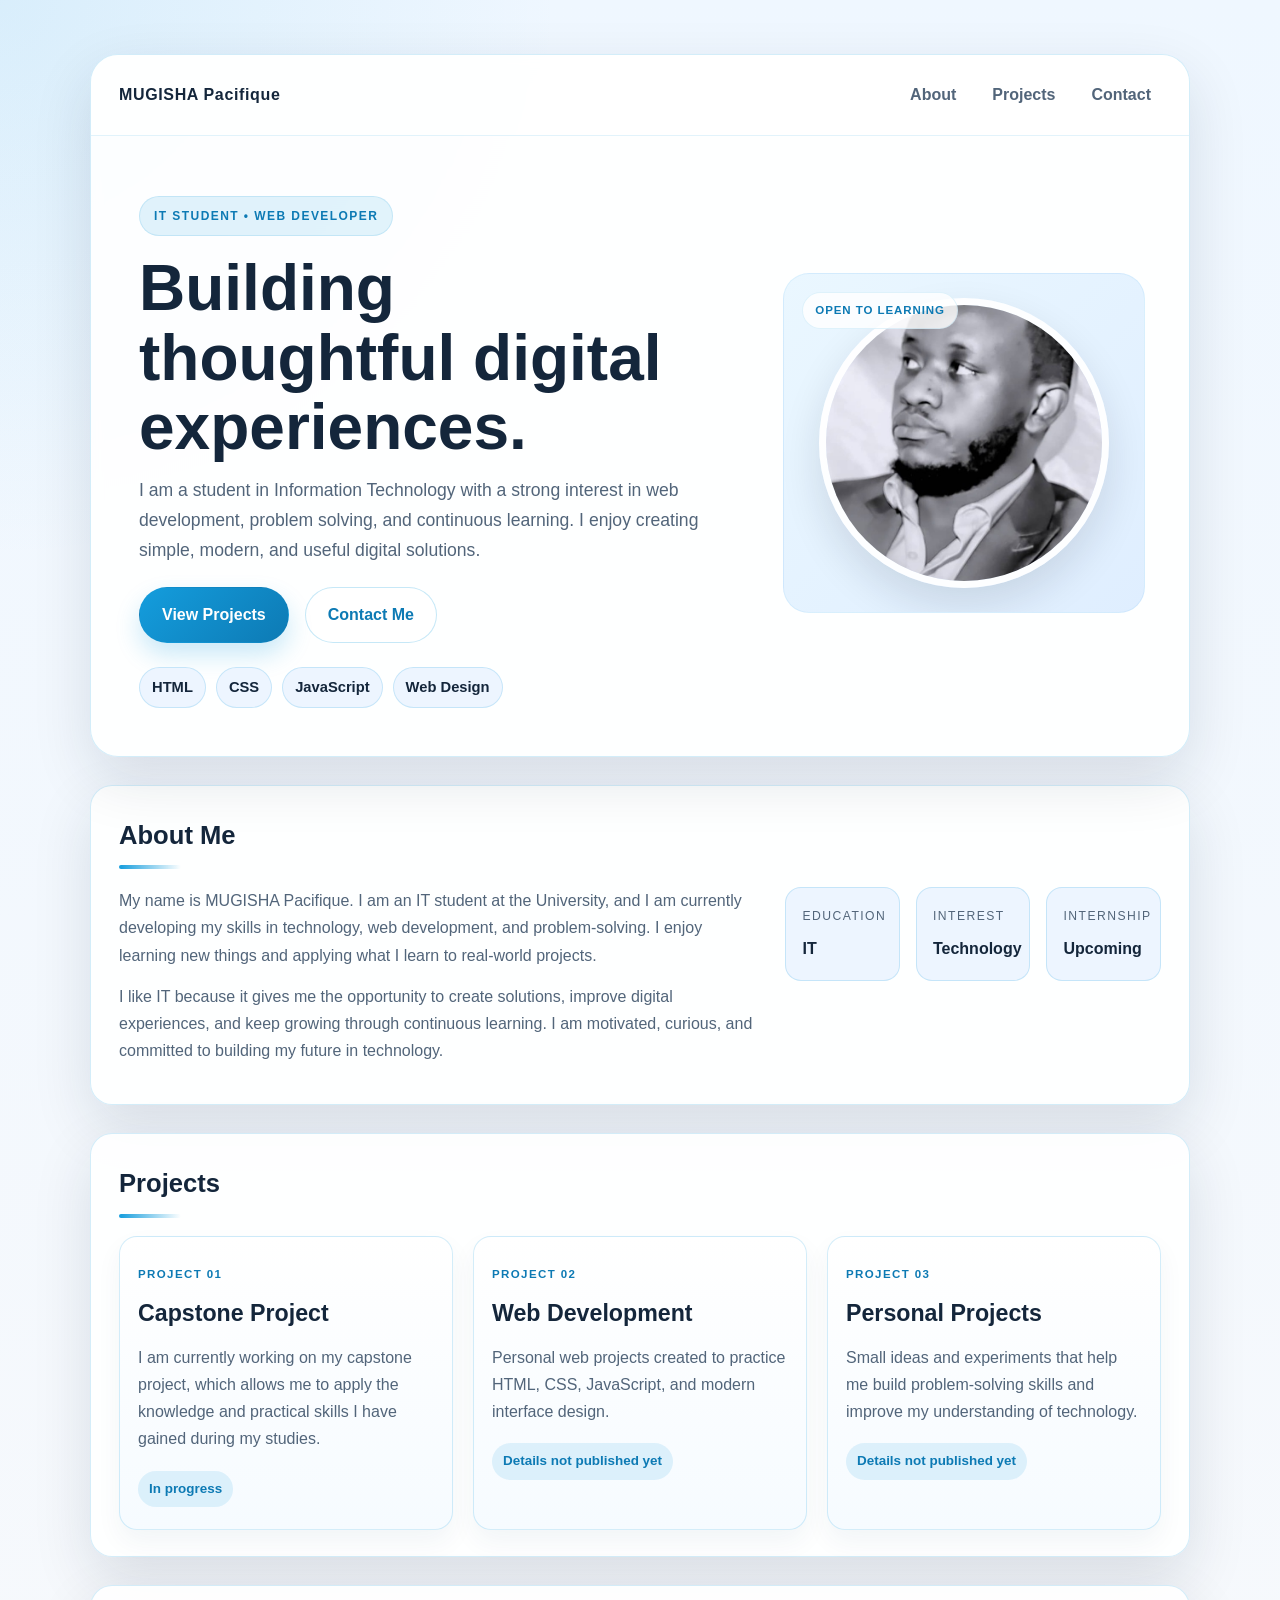
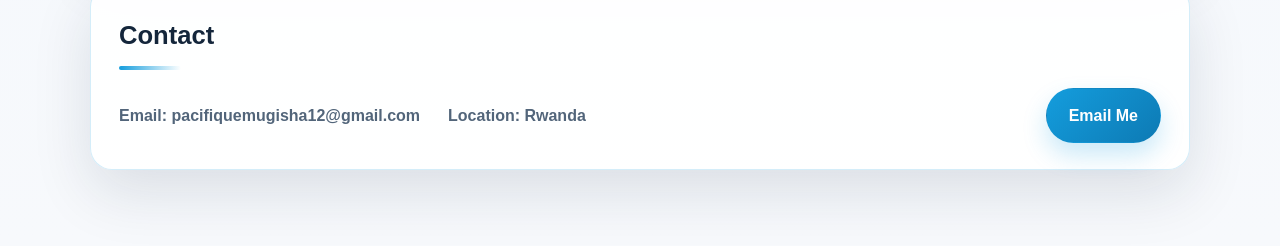
<file: index.html>
<!DOCTYPE html>
<html lang="en">

<head>
    <meta charset="UTF-8">
    <meta name="viewport" content="width=device-width, initial-scale=1.0">
    <title>MUGISHA Pacifique | My Portfolio</title>
    <style>
        :root {
            --bg: #f3f7fb;
            --panel: rgba(255, 255, 255, 0.9);
            --panel-strong: #ffffff;
            --panel-alt: #edf5ff;
            --text: #14263b;
            --muted: #52657a;
            --primary: #149ddd;
            --primary-strong: #0d7ab4;
            --primary-soft: rgba(20, 157, 221, 0.12);
            --line: rgba(20, 157, 221, 0.18);
            --shadow: 0 22px 60px rgba(15, 36, 60, 0.12);
            --radius: 22px;
        }

        * { box-sizing: border-box; }

        html {
            scroll-behavior: smooth;
        }

        body {
            margin: 0;
            font-family: Arial, Helvetica, sans-serif;
            background:
                radial-gradient(circle at top left, rgba(20,157,221,0.10), transparent 25%),
                linear-gradient(180deg, #eff7ff 0%, #f7f9fc 100%);
            color: var(--text);
            line-height: 1.7;
        }

        img {
            max-width: 100%;
            display: block;
        }

        a {
            text-decoration: none;
            color: var(--primary-strong);
        }

        a:focus-visible {
            outline: 3px solid var(--primary-strong);
            outline-offset: 4px;
        }

        .skip-link {
            position: fixed;
            top: 12px;
            left: 12px;
            z-index: 10;
            padding: 10px 14px;
            border-radius: 6px;
            background: var(--text);
            color: #fff;
            transform: translateY(-160%);
        }

        .skip-link:focus {
            transform: translateY(0);
        }

        .portfolio-shell {
            max-width: 1140px;
            margin: 36px auto;
            padding: 18px 20px 40px;
        }

        .intro {
            background: var(--panel);
            border: 1px solid var(--line);
            border-radius: 28px;
            box-shadow: var(--shadow);
            overflow: hidden;
            backdrop-filter: blur(6px);
        }

        .topbar {
            display: flex;
            align-items: center;
            justify-content: space-between;
            gap: 18px;
            padding: 18px 28px;
            border-bottom: 1px solid rgba(20, 157, 221, 0.12);
            background: rgba(255,255,255,0.42);
        }

        .brand {
            font-weight: 800;
            letter-spacing: 0.04em;
            color: var(--text);
        }

        .nav-links {
            display: flex;
            gap: 16px;
            flex-wrap: wrap;
        }

        .nav-links a {
            color: var(--muted);
            font-weight: 600;
            padding: 8px 10px;
            min-height: 44px;
            display: inline-flex;
            align-items: center;
            border-radius: 999px;
            transition: all 0.2s ease;
        }

        .nav-links a:hover {
            background: var(--primary-soft);
            color: var(--primary-strong);
        }

        .hero-grid {
            display: grid;
            grid-template-columns: 1.5fr 0.95fr;
            align-items: center;
            gap: 14px;
            padding: 18px 24px 24px;
        }

        .title-block {
            padding: 30px 24px 24px;
        }

        .eyebrow {
            display: inline-block;
            background: var(--primary-soft);
            color: var(--primary-strong);
            border: 1px solid rgba(20,157,221,0.14);
            border-radius: 999px;
            padding: 9px 14px;
            font-size: 12px;
            font-weight: 700;
            letter-spacing: 0.12em;
            text-transform: uppercase;
            margin-bottom: 18px;
        }

        h1 {
            font-size: clamp(2.3rem, 5vw, 4.2rem);
            line-height: 1.08;
            margin: 0;
            color: var(--text);
        }

        .subtitle {
            margin-top: 14px;
            font-size: 1.1rem;
            color: var(--muted);
            max-width: 640px;
            font-weight: 500;
        }

        .cta-row {
            display: flex;
            align-items: center;
            flex-wrap: wrap;
            gap: 16px;
            margin-top: 22px;
        }

        .button {
            display: inline-flex;
            align-items: center;
            justify-content: center;
            padding: 13px 22px;
            border-radius: 999px;
            font-weight: 700;
            transition: 0.2s ease;
            border: 1px solid transparent;
        }

        .button.primary {
            background: linear-gradient(135deg, var(--primary), var(--primary-strong));
            color: #fff;
            box-shadow: 0 12px 25px rgba(20,157,221,0.22);
        }

        .button.primary:hover {
            transform: translateY(-1px);
            box-shadow: 0 14px 28px rgba(20,157,221,0.28);
        }

        .button.ghost {
            border-color: rgba(20,157,221,0.24);
            background: rgba(255,255,255,0.7);
            color: var(--primary-strong);
        }

        .button.ghost:hover {
            background: var(--primary-soft);
        }

        .highlights {
            list-style: none;
            display: flex;
            flex-wrap: wrap;
            gap: 10px;
            padding: 0;
            margin: 24px 0 0;
        }

        .highlights li {
            background: var(--panel-alt);
            border: 1px solid var(--line);
            color: var(--text);
            font-weight: 600;
            padding: 7px 12px;
            border-radius: 999px;
            font-size: 0.92rem;
        }

        .profile-card {
            position: relative;
            min-height: 300px;
            display: flex;
            align-items: center;
            justify-content: center;
            padding: 24px;
            background: linear-gradient(135deg, #eaf7ff, #dfeeff);
            border-radius: 26px;
            border: 1px solid rgba(20,157,221,0.08);
            margin: 20px;
            overflow: hidden;
        }

        .badge {
            position: absolute;
            top: 18px;
            left: 18px;
            background: rgba(255,255,255,0.8);
            color: var(--primary-strong);
            border: 1px solid rgba(20,157,221,0.12);
            padding: 8px 12px;
            border-radius: 999px;
            font-size: 0.72rem;
            font-weight: 700;
            letter-spacing: 0.08em;
            text-transform: uppercase;
        }

        .profile-card img {
            width: min(290px, 100%);
            height: 290px;
            object-fit: cover;
            border-radius: 50%;
            border: 7px solid rgba(255,255,255,0.94);
            box-shadow: 0 18px 40px rgba(17, 24, 39, 0.12);
        }

        .section {
            margin-top: 28px;
            background: var(--panel);
            border: 1px solid var(--line);
            border-radius: var(--radius);
            box-shadow: var(--shadow);
            padding: 28px 28px 26px;
        }

        .section-heading {
            margin: 0 0 18px;
            font-size: clamp(1.6rem, 2vw, 2.1rem);
            color: var(--text);
            position: relative;
            display: inline-block;
        }

        .section-heading::after {
            content: "";
            display: block;
            width: 62px;
            height: 4px;
            background: linear-gradient(90deg, var(--primary), transparent);
            border-radius: 999px;
            margin-top: 8px;
        }

        .about-grid {
            display: grid;
            grid-template-columns: 1.7fr 1fr;
            gap: 28px;
            align-items: start;
        }

        .about-copy p {
            color: var(--muted);
            margin: 0 0 14px;
        }

        .meta-grid {
            display: grid;
            grid-template-columns: repeat(3, minmax(0, 1fr));
            gap: 16px;
        }

        .meta-item {
            background: var(--panel-alt);
            border: 1px solid var(--line);
            border-radius: 16px;
            padding: 18px 16px;
        }

        .meta-item span {
            display: block;
            font-size: 0.76rem;
            text-transform: uppercase;
            letter-spacing: 0.12em;
            color: var(--muted);
            margin-bottom: 8px;
        }

        .meta-item strong {
            display: block;
            color: var(--text);
            font-size: 1rem;
        }

        .project-grid {
            display: grid;
            grid-template-columns: repeat(3, minmax(0, 1fr));
            gap: 20px;
        }

        .project-card {
            background: linear-gradient(180deg, #fff, #f6fbff);
            border: 1px solid var(--line);
            border-radius: 18px;
            padding: 22px 18px;
            box-shadow: 0 12px 26px rgba(18, 55, 94, 0.05);
            transition: transform 0.2s ease, box-shadow 0.2s ease;
        }

        .project-card:hover {
            transform: translateY(-3px);
            box-shadow: 0 18px 28px rgba(18, 55, 94, 0.08);
        }

        .project-number {
            display: inline-block;
            margin-bottom: 10px;
            font-size: 0.72rem;
            letter-spacing: 0.12em;
            text-transform: uppercase;
            color: var(--primary-strong);
            font-weight: 800;
        }

        .project-card h3 {
            margin: 0 0 10px;
            font-size: 1.45rem;
        }

        .project-card p {
            color: var(--muted);
            margin: 0 0 18px;
        }

        .project-status {
            display: inline-flex;
            align-items: center;
            padding: 7px 11px;
            border-radius: 999px;
            background: var(--primary-soft);
            color: var(--primary-strong);
            font-size: 0.84rem;
            font-weight: 700;
        }

        .contact-box {
            display: flex;
            align-items: center;
            justify-content: space-between;
            gap: 18px;
            flex-wrap: wrap;
        }

        .contact-details {
            display: flex;
            flex-wrap: wrap;
            gap: 16px 28px;
            color: var(--muted);
            font-weight: 600;
        }

        .contact-details a,
        .contact-details span {
            color: var(--muted);
        }

        @media (max-width: 860px) {
            .hero-grid,
            .about-grid,
            .project-grid {
                grid-template-columns: 1fr;
            }

            .topbar {
                flex-direction: column;
                align-items: flex-start;
            }

            .portfolio-shell {
                margin: 18px auto;
                padding: 12px;
            }

            .title-block {
                padding: 16px 8px 6px;
            }

            .meta-grid {
                grid-template-columns: 1fr;
            }
        }

        @media (max-width: 540px) {
            .topbar {
                padding: 14px 18px;
            }

            .nav-links {
                gap: 2px;
            }

            .nav-links a {
                padding: 8px;
            }

            .section {
                padding: 22px 18px;
            }

            .profile-card {
                min-height: 248px;
                margin: 12px;
            }

            .profile-card img {
                width: min(220px, 100%);
                height: 220px;
            }
        }

        @media (prefers-reduced-motion: reduce) {
            *,
            *::before,
            *::after {
                scroll-behavior: auto !important;
                animation-duration: 0.01ms !important;
                animation-iteration-count: 1 !important;
                transition-duration: 0.01ms !important;
            }
        }
    </style>
</head>

<body>
    <a class="skip-link" href="#main-content">Skip to main content</a>
    <div class="portfolio-shell">
        <header class="intro">
            <div class="topbar">
                <div class="brand">MUGISHA Pacifique</div>
                <nav class="nav-links" aria-label="Main navigation">
                    <a href="#about">About</a>
                    <a href="#projects">Projects</a>
                    <a href="#contact">Contact</a>
                </nav>
            </div>

            <div class="hero-grid">
                <div class="title-block">
                    <p class="eyebrow">IT Student • Web Developer</p>
                    <h1>Building thoughtful digital experiences.</h1>
                    <p class="subtitle">
                        I am a student in Information Technology with a strong interest in web development,
                        problem solving, and continuous learning. I enjoy creating simple, modern, and useful digital solutions.
                    </p>

                    <div class="cta-row">
                        <a class="button primary" href="#projects">View Projects</a>
                        <a class="button ghost" href="mailto:pacifiquemugisha12@gmail.com">Contact Me</a>
                    </div>

                    <ul class="highlights" aria-label="Skills and interests">
                        <li>HTML</li>
                        <li>CSS</li>
                        <li>JavaScript</li>
                        <li>Web Design</li>
                    </ul>
                </div>

                <div class="profile-card">
                    <span class="badge">Open to learning</span>
                    <img src="profile.jpeg" alt="MUGISHA Pacifique" />
                </div>
            </div>
        </header>

        <main id="main-content">
        <section id="about" class="section about">
            <h2 class="section-heading">About Me</h2>
            <div class="about-grid">
                <div class="about-copy">
                    <p>
                        My name is MUGISHA Pacifique. I am an IT student at the University,
                        and I am currently developing my skills in technology, web development,
                        and problem-solving. I enjoy learning new things and applying what I learn
                        to real-world projects.
                    </p>
                    <p>
                        I like IT because it gives me the opportunity to create solutions,
                        improve digital experiences, and keep growing through continuous learning.
                        I am motivated, curious, and committed to building my future in technology.
                    </p>
                </div>

                <div class="meta-grid">
                    <div class="meta-item">
                        <span>Education</span>
                        <strong>IT</strong>
                    </div>
                    <div class="meta-item">
                        <span>Interest</span>
                        <strong>Technology</strong>
                    </div>
                    <div class="meta-item">
                        <span>Internship</span>
                        <strong>Upcoming</strong>
                    </div>
                </div>
            </div>
        </section>

        <section id="projects" class="section projects">
            <h2 class="section-heading">Projects</h2>
            <div class="project-grid">
                <article class="project-card">
                    <span class="project-number">Project 01</span>
                    <h3>Capstone Project</h3>
                    <p>
                        I am currently working on my capstone project, which allows me to
                        apply the knowledge and practical skills I have gained during my studies.
                    </p>
                    <span class="project-status">In progress</span>
                </article>

                <article class="project-card">
                    <span class="project-number">Project 02</span>
                    <h3>Web Development</h3>
                    <p>
                        Personal web projects created to practice HTML, CSS, JavaScript, and
                        modern interface design.
                    </p>
                    <span class="project-status">Details not published yet</span>
                </article>

                <article class="project-card">
                    <span class="project-number">Project 03</span>
                    <h3>Personal Projects</h3>
                    <p>
                        Small ideas and experiments that help me build problem-solving skills and
                        improve my understanding of technology.
                    </p>
                    <span class="project-status">Details not published yet</span>
                </article>
            </div>
        </section>

        <section id="contact" class="section contact">
            <h2 class="section-heading">Contact</h2>
            <div class="contact-box">
                <div class="contact-details">
                    <span>Email: <a href="mailto:pacifiquemugisha12@gmail.com">pacifiquemugisha12@gmail.com</a></span>
                    <span>Location: Rwanda</span>
                </div>
                <a href="mailto:pacifiquemugisha12@gmail.com" class="button primary">Email Me</a>
            </div>
        </section>
        </main>
    </div>
</body>

</html>
</file>
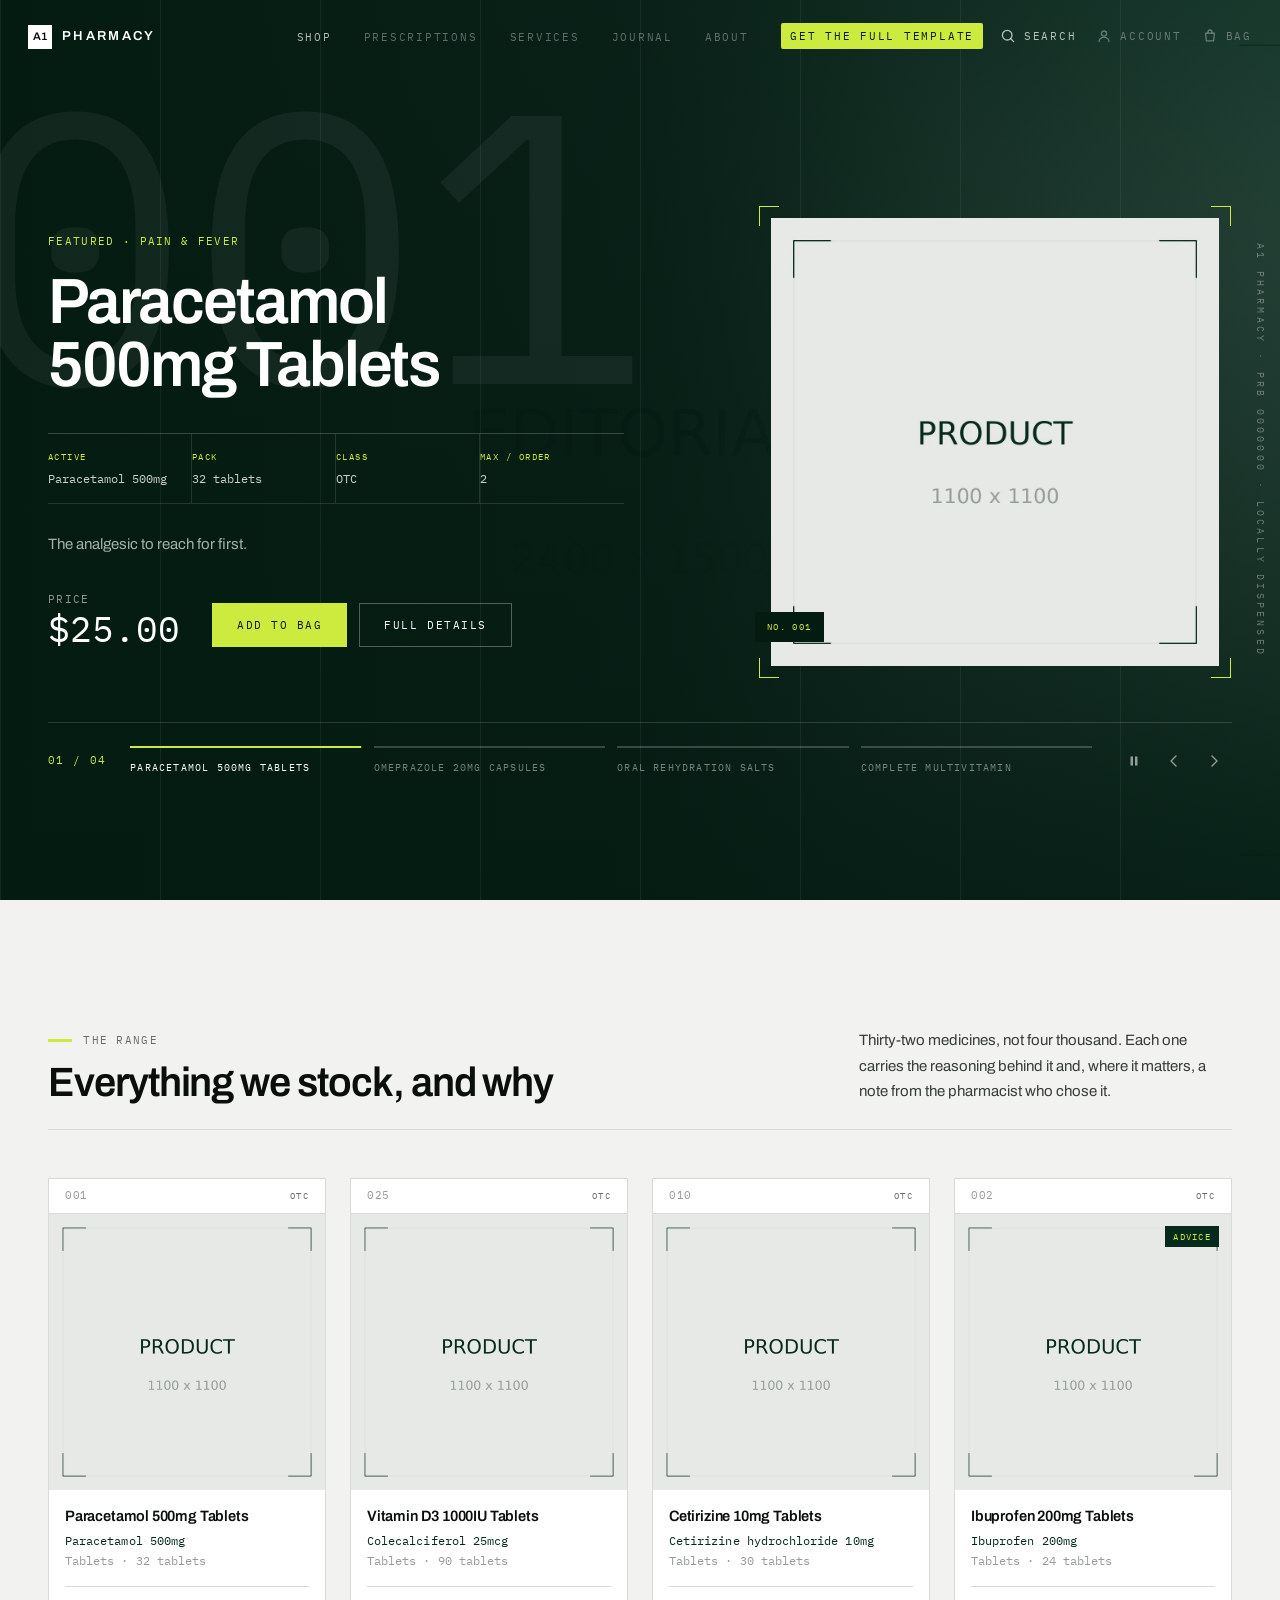
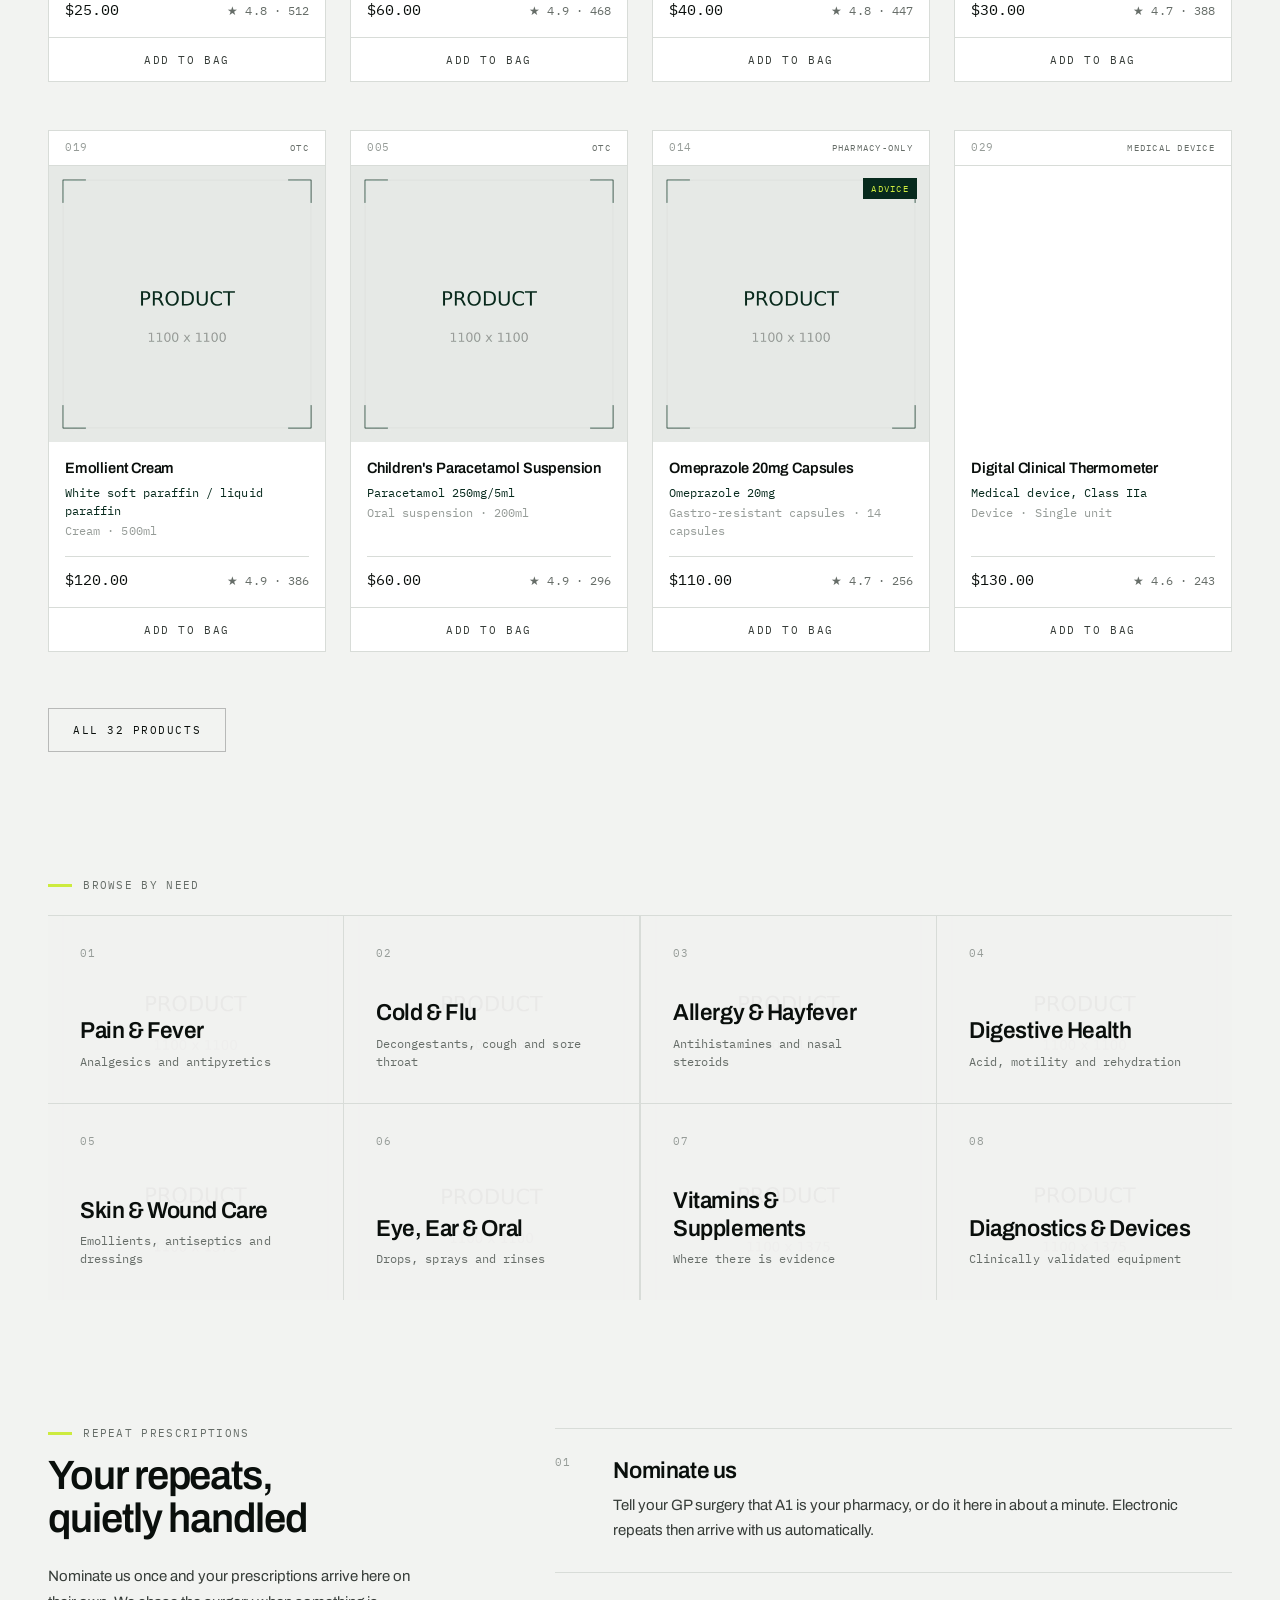
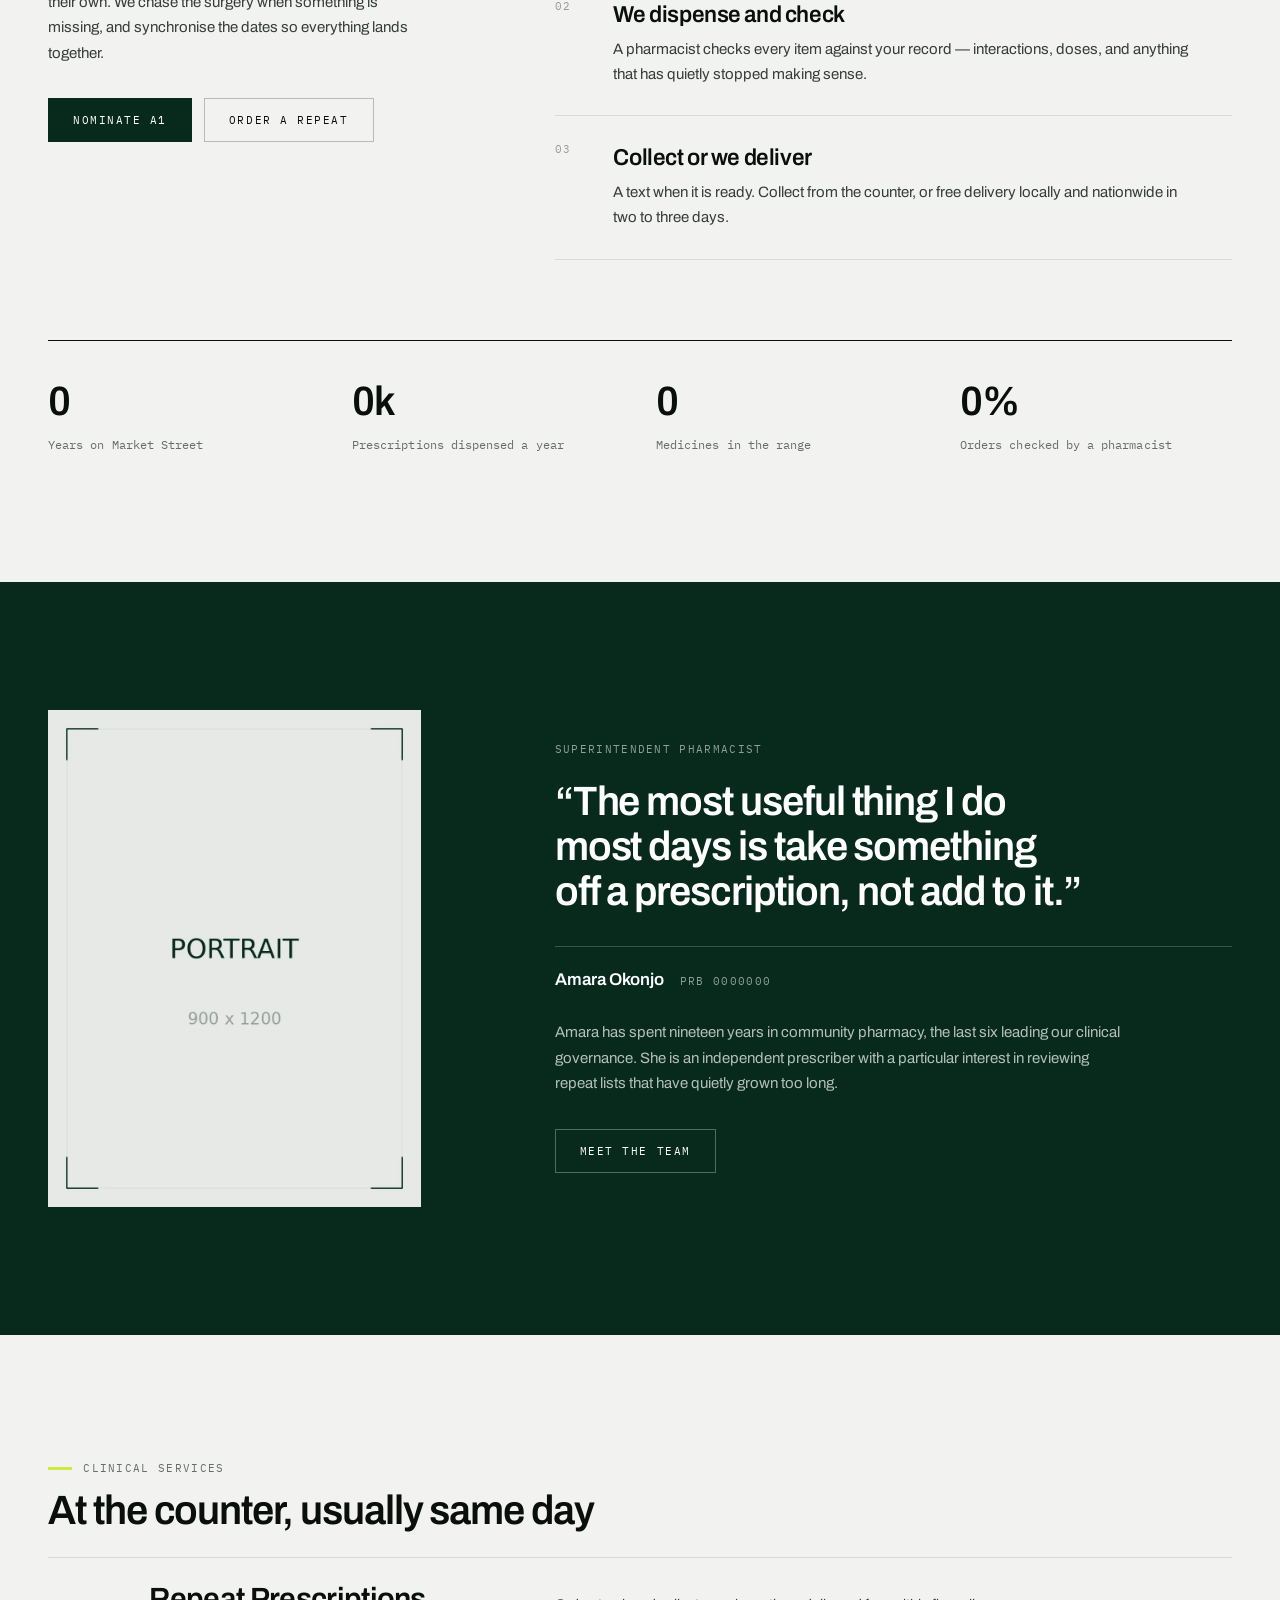
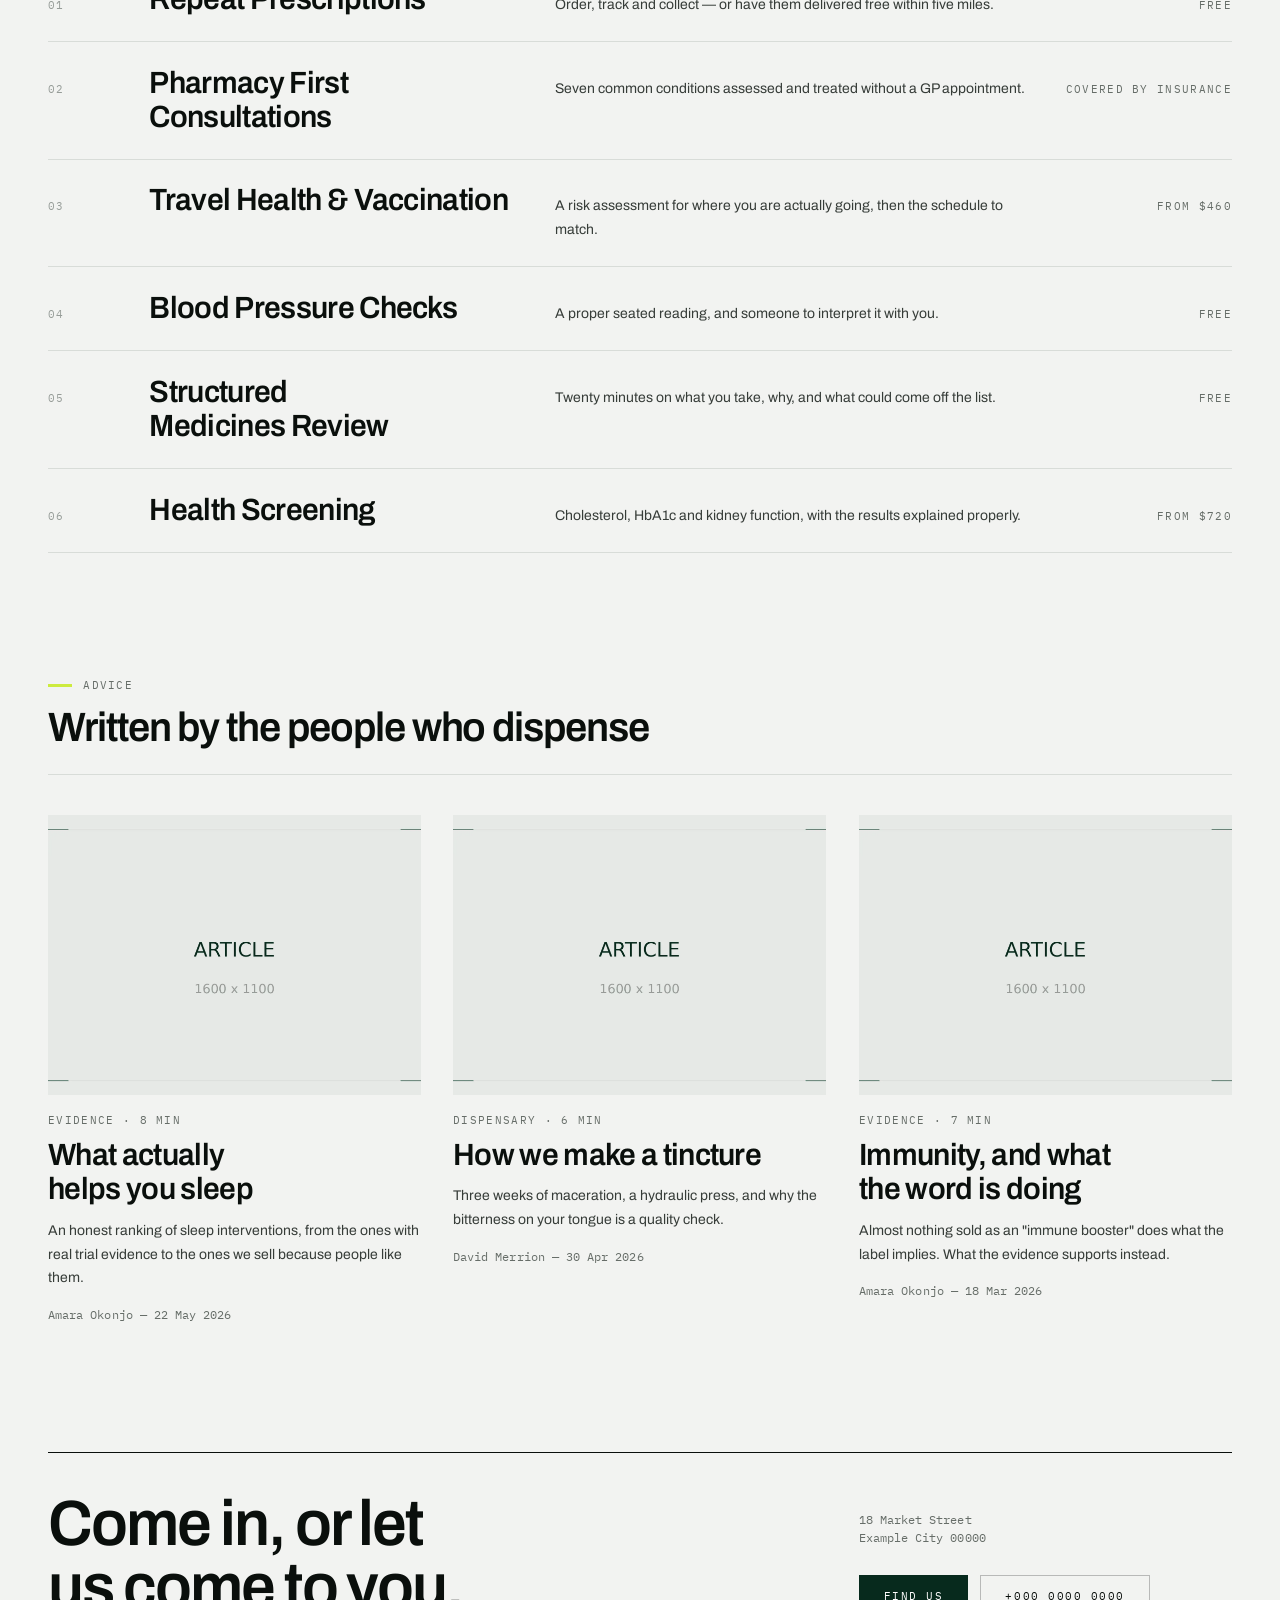
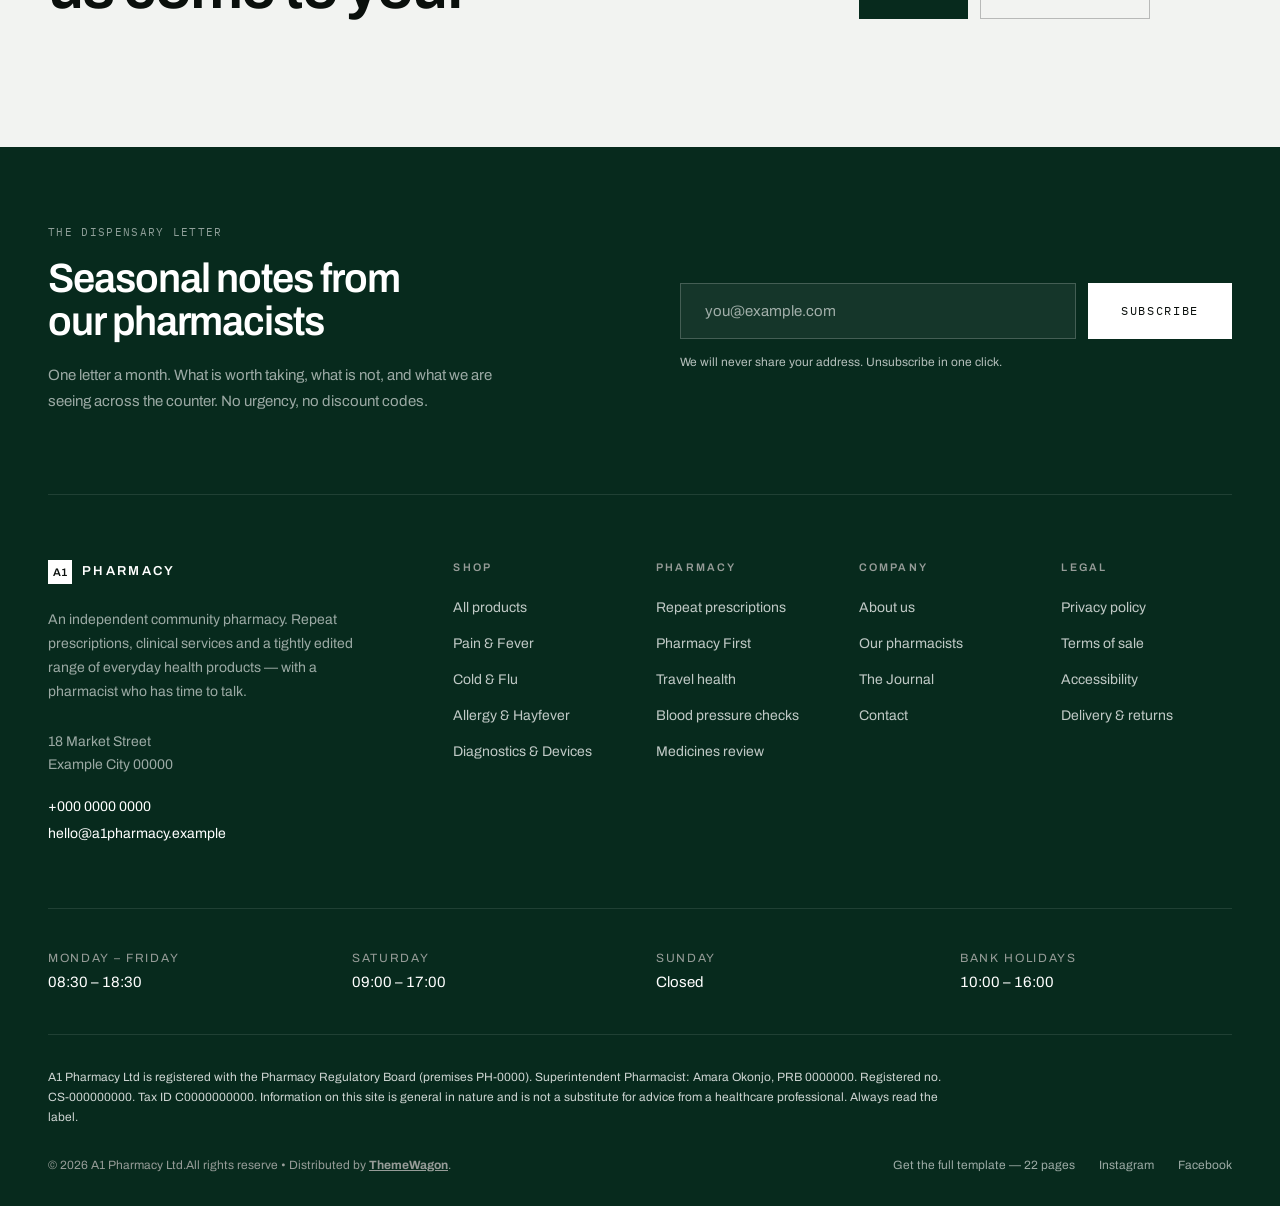
<file: a1-pharmacy-v1.0.0/index.html>
<!doctype html>
<html lang="en">
	<head>
		<meta charset="utf-8" />
		<meta name="viewport" content="width=device-width, initial-scale=1" />

		<title>A1 Pharmacy — A pharmacy with time to explain</title>
		<meta name="description" content="An independent community pharmacy. Repeat prescriptions, clinical services and a tightly edited range of everyday health products — with a pharmacist who has time to talk." />
		<meta name="theme-color" content="#1c4032" />
		<link rel="canonical" href="https://example.com/" />

		<meta property="og:site_name" content="A1 Pharmacy" />
		<meta property="og:type" content="website" />
		<meta property="og:url" content="https://example.com/" />
		<meta property="og:title" content="A1 Pharmacy — A pharmacy with time to explain" />
		<meta property="og:description" content="An independent community pharmacy. Repeat prescriptions, clinical services and a tightly edited range of everyday health products — with a pharmacist who has time to talk." />
		<meta name="twitter:card" content="summary" />

		<link rel="icon" href="favicon.svg" type="image/svg+xml" />

		<!-- The typeface used by the first line of every page. -->
		<link
			rel="preload"
			href="fonts/archivo-latin-wdth-normal.woff2"
			as="font"
			type="font/woff2"
			crossorigin
		/>

		<!-- Shared styles. Page-specific rules follow, so they can override. -->
		<link rel="stylesheet" href="css/main.css" />
		<link rel="stylesheet" href="css/pages/hero.css" />
		<link rel="stylesheet" href="css/pages/home.css" />
	</head>

	<body data-full-bleed>
		<div class="page">
			<a href="#main" class="skip-link visually-hidden-focusable">Skip to content</a>

			<header class="site-header site-header--over-media" data-site-header>
				<nav class="site-header__inner" aria-label="Primary">
					<div class="site-header__bar">
						<!-- Left: wordmark -->
						<a href="index.html" aria-label="A1 Pharmacy — home" data-nav-plain>
							<span class="logo">
					<span class="logo__mark" aria-hidden="true">A1</span>
					<span class="logo__name">Pharmacy</span>
				</span>
						</a>

						<!-- Centre: navigation -->
						<ul class="primary-nav">
						<li>
							<a
								href="shop.html"
								class="nav-link" data-mega-trigger="shop" aria-expanded="false" aria-controls="mega-shop"
							>Shop</a>
						</li>
						<li>
							<a class="nav-link--inert nav-link" data-nav-plain>Prescriptions</a>
						</li>
						<li>
							<a class="nav-link--inert nav-link" data-mega-trigger="services" aria-expanded="false" aria-controls="mega-services">Services</a>
						</li>
						<li>
							<a class="nav-link--inert nav-link" data-nav-plain>Journal</a>
						</li>
						<li>
							<a class="nav-link--inert nav-link" data-nav-plain>About</a>
						</li>
						<li>
							<a href="https://paragonslash.gumroad.com/l/a1pharmacy?referrer=https%3A%2F%2Fthemes.skylighter.app%2Ffree-edition" rel="noreferrer noopener" target="_blank" class="nav-link nav-link--upgrade" data-nav-plain>Get the full template</a>
						</li>
						</ul>

						<!-- Right: utilities -->
						<div class="header-tools">
							<button
								type="button"
								class="nav-link header-tools__optional"
								data-overlay-open="search"
								aria-expanded="false"
								aria-controls="site-search-overlay"
							>
								<svg class="nav-link__icon" viewBox="0 0 20 20" fill="none" stroke="currentColor" stroke-width="1.6" aria-hidden="true"><circle cx="9" cy="9" r="6" /><path d="M13.5 13.5L17 17" stroke-linecap="round" /></svg>
								Search
							</button>

							<a class="nav-link--inert nav-link header-tools__optional">
								<svg class="nav-link__icon" viewBox="0 0 20 20" fill="none" stroke="currentColor" stroke-width="1.6" aria-hidden="true"><circle cx="10" cy="7" r="3.25" /><path d="M3.75 17c0-3.2 2.8-5.25 6.25-5.25S16.25 13.8 16.25 17" stroke-linecap="round" /></svg>
								Account
							</a>

							<!--
								The bag is a plain link. The preview below it is a hover
								convenience only — nothing here is reachable by hovering alone.
							-->
							<a class="nav-link--inert nav-link nav-link--emphasis">
								<svg class="nav-link__icon" viewBox="0 0 20 20" fill="none" stroke="currentColor" stroke-width="1.6" aria-hidden="true"><path d="M4.5 6.5h11l-1 9.5h-9z" stroke-linejoin="round" /><path d="M7.5 6.5V5a2.5 2.5 0 015 0v1.5" stroke-linecap="round" /></svg>
								Bag
							</a>

							<button
								type="button"
								class="menu-toggle"
								data-overlay-open="mobile-nav"
								aria-expanded="false"
								aria-controls="mobile-nav-overlay"
								aria-label="Open menu"
							>
								<span class="menu-toggle__bar"></span>
								<span class="menu-toggle__bar"></span>
							</button>
						</div>
					</div>
				</nav>

				<div class="mega-panel" id="mega-shop" data-mega-panel="shop" role="region" aria-label="Shop menu">
					<div class="mega-panel__inner">
						<p class="label mega-panel__heading">Index</p>

						<ul class="mega-index">
							<li class="mega-index__item">
								<a href="shop.html?category=pain-and-fever" class="mega-index__link">
									<span class="index-no">01</span>
									<span class="mega-index__name">Pain &amp; Fever</span>
								</a>
							</li>
							<li class="mega-index__item">
								<a href="shop.html?category=cold-and-flu" class="mega-index__link">
									<span class="index-no">02</span>
									<span class="mega-index__name">Cold &amp; Flu</span>
								</a>
							</li>
							<li class="mega-index__item">
								<a href="shop.html?category=allergy-and-hayfever" class="mega-index__link">
									<span class="index-no">03</span>
									<span class="mega-index__name">Allergy &amp; Hayfever</span>
								</a>
							</li>
							<li class="mega-index__item">
								<a href="shop.html?category=digestive-health" class="mega-index__link">
									<span class="index-no">04</span>
									<span class="mega-index__name">Digestive Health</span>
								</a>
							</li>
							<li class="mega-index__item">
								<a href="shop.html?category=skin-and-wound-care" class="mega-index__link">
									<span class="index-no">05</span>
									<span class="mega-index__name">Skin &amp; Wound Care</span>
								</a>
							</li>
							<li class="mega-index__item">
								<a href="shop.html?category=eye-ear-and-oral" class="mega-index__link">
									<span class="index-no">06</span>
									<span class="mega-index__name">Eye, Ear &amp; Oral</span>
								</a>
							</li>
							<li class="mega-index__item">
								<a href="shop.html?category=vitamins-and-supplements" class="mega-index__link">
									<span class="index-no">07</span>
									<span class="mega-index__name">Vitamins &amp; Supplements</span>
								</a>
							</li>
							<li class="mega-index__item">
								<a href="shop.html?category=diagnostics-and-devices" class="mega-index__link">
									<span class="index-no">08</span>
									<span class="mega-index__name">Diagnostics &amp; Devices</span>
								</a>
							</li>
						</ul>

						<div class="mega-featured">
							<p class="label">Selected</p>
							<div class="mega-featured__grid">
								<a href="product.html" class="mega-featured__link">
									<div class="plate plate--lit" style="--plate-ratio: 4 / 5">
						<img
							src="images/products/pk-bottle-tablets.webp"
							alt="Paracetamol 500mg Tablets"
							width="1100" height="1100"
							sizes="16vw"
							loading="lazy"
							decoding="async"
							
							class="mega-featured__image"
						/>
					</div>
									<p class="mega-featured__item-no">001</p>
									<p class="mega-featured__name">Paracetamol 500mg Tablets</p>
									<p class="mega-featured__price" data-numeric>$25.00</p>
								</a>
								<a href="product.html" class="mega-featured__link">
									<div class="plate plate--lit" style="--plate-ratio: 4 / 5">
						<img
							src="images/products/pk-bottle-capsules.webp"
							alt="Omeprazole 20mg Capsules"
							width="1100" height="1100"
							sizes="16vw"
							loading="lazy"
							decoding="async"
							
							class="mega-featured__image"
						/>
					</div>
									<p class="mega-featured__item-no">014</p>
									<p class="mega-featured__name">Omeprazole 20mg Capsules</p>
									<p class="mega-featured__price" data-numeric>$110.00</p>
								</a>
							</div>
						</div>
					</div>
				</div>
				<div class="mega-panel" id="mega-services" data-mega-panel="services" role="region" aria-label="Services menu">
					<div class="mega-panel__inner">
						<p class="label mega-panel__heading">Services</p>
						<ul class="mega-index mega-index--wide">
							<li class="mega-index__item">
								<a class="mega-index__link mega-index__link--stacked" data-inert>
									<span class="mega-index__row">
										<span class="index-no">01</span>
										<span class="mega-index__name">Repeat Prescriptions</span>
									</span>
									<span class="mega-index__summary">Order, track and collect — or have them delivered free within five miles.</span>
								</a>
							</li>
							<li class="mega-index__item">
								<a class="mega-index__link mega-index__link--stacked" data-inert>
									<span class="mega-index__row">
										<span class="index-no">02</span>
										<span class="mega-index__name">Pharmacy First Consultations</span>
									</span>
									<span class="mega-index__summary">Seven common conditions assessed and treated without a GP appointment.</span>
								</a>
							</li>
							<li class="mega-index__item">
								<a class="mega-index__link mega-index__link--stacked" data-inert>
									<span class="mega-index__row">
										<span class="index-no">03</span>
										<span class="mega-index__name">Travel Health &amp; Vaccination</span>
									</span>
									<span class="mega-index__summary">A risk assessment for where you are actually going, then the schedule to match.</span>
								</a>
							</li>
							<li class="mega-index__item">
								<a class="mega-index__link mega-index__link--stacked" data-inert>
									<span class="mega-index__row">
										<span class="index-no">04</span>
										<span class="mega-index__name">Blood Pressure Checks</span>
									</span>
									<span class="mega-index__summary">A proper seated reading, and someone to interpret it with you.</span>
								</a>
							</li>
							<li class="mega-index__item">
								<a class="mega-index__link mega-index__link--stacked" data-inert>
									<span class="mega-index__row">
										<span class="index-no">05</span>
										<span class="mega-index__name">Structured Medicines Review</span>
									</span>
									<span class="mega-index__summary">Twenty minutes on what you take, why, and what could come off the list.</span>
								</a>
							</li>
							<li class="mega-index__item">
								<a class="mega-index__link mega-index__link--stacked" data-inert>
									<span class="mega-index__row">
										<span class="index-no">06</span>
										<span class="mega-index__name">Health Screening</span>
									</span>
									<span class="mega-index__summary">Cholesterol, HbA1c and kidney function, with the results explained properly.</span>
								</a>
							</li>
						</ul>
					</div>
				</div>
			</header>
			<!-- ── Mobile menu ───────────────────────────────────────────────── -->
			<div class="overlay overlay--nav" id="mobile-nav-overlay" data-overlay="mobile-nav" hidden>
				<button type="button" class="overlay__scrim" data-overlay-close tabindex="-1" aria-label="Close menu"></button>

				<div class="overlay__panel" data-overlay-panel role="dialog" aria-modal="true" aria-label="Menu">
					<nav class="shell" aria-label="Mobile">
						<ul>
							<li>
								<a href="shop.html" class="mobile-nav__link" style="--row-index: 0">
									Shop
									<svg class="mobile-nav__chevron" viewBox="0 0 16 16" fill="none" stroke="currentColor" stroke-width="1.5" aria-hidden="true"><path d="M2.5 8h11M9 3.5L13.5 8 9 12.5" stroke-linecap="round" stroke-linejoin="round" /></svg>
								</a>
							</li>
							<li>
								<a class="mobile-nav__link" style="--row-index: 1" data-inert>
									Prescriptions
									<svg class="mobile-nav__chevron" viewBox="0 0 16 16" fill="none" stroke="currentColor" stroke-width="1.5" aria-hidden="true"><path d="M2.5 8h11M9 3.5L13.5 8 9 12.5" stroke-linecap="round" stroke-linejoin="round" /></svg>
								</a>
							</li>
							<li>
								<a class="mobile-nav__link" style="--row-index: 2" data-inert>
									Services
									<svg class="mobile-nav__chevron" viewBox="0 0 16 16" fill="none" stroke="currentColor" stroke-width="1.5" aria-hidden="true"><path d="M2.5 8h11M9 3.5L13.5 8 9 12.5" stroke-linecap="round" stroke-linejoin="round" /></svg>
								</a>
							</li>
							<li>
								<a class="mobile-nav__link" style="--row-index: 3" data-inert>
									Journal
									<svg class="mobile-nav__chevron" viewBox="0 0 16 16" fill="none" stroke="currentColor" stroke-width="1.5" aria-hidden="true"><path d="M2.5 8h11M9 3.5L13.5 8 9 12.5" stroke-linecap="round" stroke-linejoin="round" /></svg>
								</a>
							</li>
							<li>
								<a class="mobile-nav__link" style="--row-index: 4" data-inert>
									About
									<svg class="mobile-nav__chevron" viewBox="0 0 16 16" fill="none" stroke="currentColor" stroke-width="1.5" aria-hidden="true"><path d="M2.5 8h11M9 3.5L13.5 8 9 12.5" stroke-linecap="round" stroke-linejoin="round" /></svg>
								</a>
							</li>
							<li>
								<a href="https://paragonslash.gumroad.com/l/a1pharmacy?referrer=https%3A%2F%2Fthemes.skylighter.app%2Ffree-edition" rel="noreferrer noopener" target="_blank" class="mobile-nav__link" style="--row-index: 5">Get the full template
									<svg class="mobile-nav__chevron" viewBox="0 0 16 16" fill="none" stroke="currentColor" stroke-width="1.5" aria-hidden="true"><path d="M2.5 8h11M9 3.5L13.5 8 9 12.5" stroke-linecap="round" stroke-linejoin="round" /></svg>
								</a>
							</li>
						</ul>

						<div class="mobile-nav__section">
							<p class="label mobile-nav__heading">Categories</p>
							<ul class="mobile-nav__chips">
								<li><a href="shop.html?category=pain-and-fever" class="chip">Pain &amp; Fever</a></li>
								<li><a href="shop.html?category=cold-and-flu" class="chip">Cold &amp; Flu</a></li>
								<li><a href="shop.html?category=allergy-and-hayfever" class="chip">Allergy &amp; Hayfever</a></li>
								<li><a href="shop.html?category=digestive-health" class="chip">Digestive Health</a></li>
								<li><a href="shop.html?category=skin-and-wound-care" class="chip">Skin &amp; Wound Care</a></li>
								<li><a href="shop.html?category=eye-ear-and-oral" class="chip">Eye, Ear &amp; Oral</a></li>
								<li><a href="shop.html?category=vitamins-and-supplements" class="chip">Vitamins &amp; Supplements</a></li>
								<li><a href="shop.html?category=diagnostics-and-devices" class="chip">Diagnostics &amp; Devices</a></li>
							</ul>

							<div class="mobile-nav__footer">
								<a class="link-rule" data-inert>Your account</a>
								<a href="tel:+0000000000" class="link-rule">+000 0000 0000</a>
								<p style="color: var(--color-ink-3)">18 Market Street, Example City 00000</p>
							</div>
						</div>
					</nav>
				</div>
			</div>

			<!-- ── Search ────────────────────────────────────────────────────── -->
			<div class="overlay overlay--search" id="site-search-overlay" data-overlay="search" hidden>
				<button type="button" class="overlay__scrim" data-overlay-close tabindex="-1" aria-label="Close search"></button>

				<div class="overlay__panel" data-overlay-panel role="dialog" aria-modal="true" aria-label="Search">
					<div class="shell">
						<form role="search" data-search-form>
							<label for="site-search" class="label">Search the pharmacy</label>

							<div class="search-field">
								<svg class="search-field__icon" viewBox="0 0 20 20" fill="none" stroke="currentColor" stroke-width="1.5" aria-hidden="true">
									<circle cx="9" cy="9" r="6" />
									<path d="M13.5 13.5L17 17" stroke-linecap="round" />
								</svg>

								<input
									id="site-search"
									name="q"
									type="search"
									class="search-field__input"
									placeholder="Magnesium, eczema, thermometer…"
									autocomplete="off"
									data-overlay-autofocus
								/>

								<button type="button" class="search-field__close" data-overlay-close aria-label="Close search">
									<svg viewBox="0 0 20 20" fill="none" stroke="currentColor" stroke-width="1.5" aria-hidden="true" style="width:1.25rem;height:1.25rem">
										<path d="M5 5l10 10M15 5L5 15" stroke-linecap="round" />
									</svg>
								</button>
							</div>
						</form>

						<!-- Shown while the field is empty. -->
						<div class="search-suggestions">
							<div>
								<p class="label">Common searches</p>
								<ul class="search-suggestions__chips">
								<li><button type="button" class="chip">Paracetamol</button></li>
								<li><button type="button" class="chip">Vitamin D</button></li>
								<li><button type="button" class="chip">Hayfever</button></li>
								<li><button type="button" class="chip">Eczema</button></li>
								<li><button type="button" class="chip">Thermometer</button></li>
								</ul>
							</div>

							<div>
								<p class="label">Browse</p>
								<ul class="search-suggestions__links">
								<li><a href="shop.html?category=pain-and-fever" class="link-rule">Pain &amp; Fever</a></li>
								<li><a href="shop.html?category=cold-and-flu" class="link-rule">Cold &amp; Flu</a></li>
								<li><a href="shop.html?category=allergy-and-hayfever" class="link-rule">Allergy &amp; Hayfever</a></li>
								<li><a href="shop.html?category=digestive-health" class="link-rule">Digestive Health</a></li>
								<li><a href="shop.html?category=skin-and-wound-care" class="link-rule">Skin &amp; Wound Care</a></li>
								<li><a href="shop.html?category=eye-ear-and-oral" class="link-rule">Eye, Ear &amp; Oral</a></li>
								</ul>
							</div>
						</div>
					</div>
				</div>
			</div>

			<main class="page__main" id="main">
				<h1 class="visually-hidden">A1 Pharmacy — A pharmacy with time to explain</h1>

				<section
					class="hero"
					data-surface="dark"
					data-hero-carousel
					data-interval="7000"
					aria-roledescription="carousel"
					aria-label="Featured products"
				>
					<!--
						Backdrop, in four layers so the field is never a flat block of
						green: a dispensary photograph for texture, a bloom of the current
						packshot, a gradient that protects the type, and ruled column
						guides on top.
					-->
					<div class="hero__backdrop" aria-hidden="true">
						<div class="hero__texture">
							<img src="images/editorial/dispensary-shelving.webp" alt="" width="1400" height="1400" />
						</div>

						<div class="hero-bloom" data-hero-bloom data-slide-index="0" data-active>
							<img src="images/products/pk-bottle-tablets.webp" alt="" width="1100" height="1100" loading="lazy" />
						</div>
						<div class="hero-bloom" data-hero-bloom data-slide-index="1" >
							<img src="images/products/pk-bottle-capsules.webp" alt="" width="1100" height="1100" loading="lazy" />
						</div>
						<div class="hero-bloom" data-hero-bloom data-slide-index="2" >
							<img src="images/products/pk-carton-sachets.webp" alt="" width="1100" height="1100" loading="lazy" />
						</div>
						<div class="hero-bloom" data-hero-bloom data-slide-index="3" >
							<img src="images/products/pk-vial-amber.webp" alt="" width="1100" height="1100" loading="lazy" />
						</div>

						<div class="hero__wash"></div>
						<div class="hero__wash hero__wash--foot"></div>
						<div class="hero__guides"></div>
					</div>

					<!-- Oversized catalogue number, bled off the left edge -->
					<span class="hero__catalogue-number" data-hero-catalogue-number aria-hidden="true">
						001
					</span>

					<!-- Vertical dispensing rail, right edge -->
					<p class="hero__vertical-rail" aria-hidden="true">
						A1 Pharmacy · PRB 0000000 · Locally Dispensed
					</p>

					<div class="shell hero__inner">
						<div class="hero__slides">
						<div
							class="hero-slide"
							data-hero-slide
							data-slide-index="0"
							data-active
							role="group"
							aria-roledescription="slide"
							aria-label="1 of 4: Paracetamol 500mg Tablets"
							
						>
							<div class="hero-slide__grid">
								<!-- ───────────────────────────────────────── detail ── -->
								<div class="hero-slide__detail">
									<p class="label label--accent hero-slide__eyebrow">
										Featured · Pain &amp; Fever
									</p>

									<h2 class="text-d2 hero-slide__title">Paracetamol 500mg Tablets</h2>

									<dl class="hero-spec">
									<div class="hero-spec__cell">
										<dt class="hero-spec__term">Active</dt>
										<dd class="hero-spec__value">Paracetamol 500mg</dd>
									</div>
									<div class="hero-spec__cell">
										<dt class="hero-spec__term">Pack</dt>
										<dd class="hero-spec__value">32 tablets</dd>
									</div>
									<div class="hero-spec__cell">
										<dt class="hero-spec__term">Class</dt>
										<dd class="hero-spec__value">OTC</dd>
									</div>
									<div class="hero-spec__cell">
										<dt class="hero-spec__term">Max / order</dt>
										<dd class="hero-spec__value">2</dd>
									</div>
									</dl>

									<p class="hero-slide__summary">The analgesic to reach for first.</p>

									<div class="hero-slide__actions">
										<div class="hero-slide__price">
											<span class="label label--light">Price</span>
											<p class="hero-slide__price-row">
												<span class="hero-slide__price-value">$25.00</span>
												
											</p>
										</div>

										<div class="button-row">
											<button
												type="button"
												data-add-to-bag
												class="button button--accent button--md"
											><span class="button__label">Add to bag</span></button>

											<a href="product.html" class="button button--outline-light button--md">
												Full details
											</a>
										</div>
									</div>
								</div>

								<!-- ─────────────────────────────────────── packshot ── -->
								<div class="hero-slide__packshot">
									<div class="hero-plate">
										<!-- Registration marks -->
										<span class="hero-plate__mark hero-plate__mark--tl" aria-hidden="true"></span>
										<span class="hero-plate__mark hero-plate__mark--tr" aria-hidden="true"></span>
										<span class="hero-plate__mark hero-plate__mark--bl" aria-hidden="true"></span>
										<span class="hero-plate__mark hero-plate__mark--br" aria-hidden="true"></span>

										<div class="hero-plate__image">
											<img
												src="images/products/pk-bottle-tablets.webp"
												alt="Paracetamol 500mg Tablets"
												width="1100"
												height="1100"
												loading="eager"
												fetchpriority="high"
											/>
										</div>

										<div class="hero-plate__tag" aria-hidden="true">
											<p class="hero-plate__tag-text">No. 001</p>
										</div>

										
									</div>
								</div>
							</div>
						</div>
						<div
							class="hero-slide"
							data-hero-slide
							data-slide-index="1"
							
							role="group"
							aria-roledescription="slide"
							aria-label="2 of 4: Omeprazole 20mg Capsules"
							aria-hidden="true"
						>
							<div class="hero-slide__grid">
								<!-- ───────────────────────────────────────── detail ── -->
								<div class="hero-slide__detail">
									<p class="label label--accent hero-slide__eyebrow">
										Featured · Digestive Health
									</p>

									<h2 class="text-d2 hero-slide__title">Omeprazole 20mg Capsules</h2>

									<dl class="hero-spec">
									<div class="hero-spec__cell">
										<dt class="hero-spec__term">Active</dt>
										<dd class="hero-spec__value">Omeprazole 20mg</dd>
									</div>
									<div class="hero-spec__cell">
										<dt class="hero-spec__term">Pack</dt>
										<dd class="hero-spec__value">14 capsules</dd>
									</div>
									<div class="hero-spec__cell">
										<dt class="hero-spec__term">Class</dt>
										<dd class="hero-spec__value">Pharmacy-only</dd>
									</div>
									<div class="hero-spec__cell">
										<dt class="hero-spec__term">Max / order</dt>
										<dd class="hero-spec__value">1</dd>
									</div>
									</dl>

									<p class="hero-slide__summary">A proton pump inhibitor for reflux occurring twice a week or more.</p>

									<div class="hero-slide__actions">
										<div class="hero-slide__price">
											<span class="label label--light">Price</span>
											<p class="hero-slide__price-row">
												<span class="hero-slide__price-value">$110.00</span>
												
											</p>
										</div>

										<div class="button-row">
											<button
												type="button"
												data-add-to-bag
												class="button button--accent button--md"
											><span class="button__label">Add to bag</span></button>

											<a href="product.html" class="button button--outline-light button--md">
												Full details
											</a>
										</div>
									</div>
								</div>

								<!-- ─────────────────────────────────────── packshot ── -->
								<div class="hero-slide__packshot">
									<div class="hero-plate">
										<!-- Registration marks -->
										<span class="hero-plate__mark hero-plate__mark--tl" aria-hidden="true"></span>
										<span class="hero-plate__mark hero-plate__mark--tr" aria-hidden="true"></span>
										<span class="hero-plate__mark hero-plate__mark--bl" aria-hidden="true"></span>
										<span class="hero-plate__mark hero-plate__mark--br" aria-hidden="true"></span>

										<div class="hero-plate__image">
											<img
												src="images/products/pk-bottle-capsules.webp"
												alt="Omeprazole 20mg Capsules"
												width="1100"
												height="1100"
												loading="lazy"
												
											/>
										</div>

										<div class="hero-plate__tag" aria-hidden="true">
											<p class="hero-plate__tag-text">No. 014</p>
										</div>

										<span class="hero-plate__advice" aria-hidden="true">Pharmacist advice</span>
									</div>
								</div>
							</div>
						</div>
						<div
							class="hero-slide"
							data-hero-slide
							data-slide-index="2"
							
							role="group"
							aria-roledescription="slide"
							aria-label="3 of 4: Oral Rehydration Salts"
							aria-hidden="true"
						>
							<div class="hero-slide__grid">
								<!-- ───────────────────────────────────────── detail ── -->
								<div class="hero-slide__detail">
									<p class="label label--accent hero-slide__eyebrow">
										Featured · Digestive Health
									</p>

									<h2 class="text-d2 hero-slide__title">Oral Rehydration Salts</h2>

									<dl class="hero-spec">
									<div class="hero-spec__cell">
										<dt class="hero-spec__term">Active</dt>
										<dd class="hero-spec__value">Glucose / sodium chloride / potassium chloride</dd>
									</div>
									<div class="hero-spec__cell">
										<dt class="hero-spec__term">Pack</dt>
										<dd class="hero-spec__value">12 sachets</dd>
									</div>
									<div class="hero-spec__cell">
										<dt class="hero-spec__term">Class</dt>
										<dd class="hero-spec__value">OTC</dd>
									</div>
									<div class="hero-spec__cell">
										<dt class="hero-spec__term">Max / order</dt>
										<dd class="hero-spec__value">4</dd>
									</div>
									</dl>

									<p class="hero-slide__summary">The single most useful thing in the cupboard during a stomach bug.</p>

									<div class="hero-slide__actions">
										<div class="hero-slide__price">
											<span class="label label--light">Price</span>
											<p class="hero-slide__price-row">
												<span class="hero-slide__price-value">$60.00</span>
												
											</p>
										</div>

										<div class="button-row">
											<button
												type="button"
												data-add-to-bag
												class="button button--accent button--md"
											><span class="button__label">Add to bag</span></button>

											<a href="product.html" class="button button--outline-light button--md">
												Full details
											</a>
										</div>
									</div>
								</div>

								<!-- ─────────────────────────────────────── packshot ── -->
								<div class="hero-slide__packshot">
									<div class="hero-plate">
										<!-- Registration marks -->
										<span class="hero-plate__mark hero-plate__mark--tl" aria-hidden="true"></span>
										<span class="hero-plate__mark hero-plate__mark--tr" aria-hidden="true"></span>
										<span class="hero-plate__mark hero-plate__mark--bl" aria-hidden="true"></span>
										<span class="hero-plate__mark hero-plate__mark--br" aria-hidden="true"></span>

										<div class="hero-plate__image">
											<img
												src="images/products/pk-carton-sachets.webp"
												alt="Oral Rehydration Salts"
												width="1100"
												height="1100"
												loading="lazy"
												
											/>
										</div>

										<div class="hero-plate__tag" aria-hidden="true">
											<p class="hero-plate__tag-text">No. 017</p>
										</div>

										
									</div>
								</div>
							</div>
						</div>
						<div
							class="hero-slide"
							data-hero-slide
							data-slide-index="3"
							
							role="group"
							aria-roledescription="slide"
							aria-label="4 of 4: Complete Multivitamin"
							aria-hidden="true"
						>
							<div class="hero-slide__grid">
								<!-- ───────────────────────────────────────── detail ── -->
								<div class="hero-slide__detail">
									<p class="label label--accent hero-slide__eyebrow">
										Featured · Vitamins &amp; Supplements
									</p>

									<h2 class="text-d2 hero-slide__title">Complete Multivitamin</h2>

									<dl class="hero-spec">
									<div class="hero-spec__cell">
										<dt class="hero-spec__term">Active</dt>
										<dd class="hero-spec__value">Multivitamin and mineral</dd>
									</div>
									<div class="hero-spec__cell">
										<dt class="hero-spec__term">Pack</dt>
										<dd class="hero-spec__value">60 tablets</dd>
									</div>
									<div class="hero-spec__cell">
										<dt class="hero-spec__term">Class</dt>
										<dd class="hero-spec__value">OTC</dd>
									</div>
									<div class="hero-spec__cell">
										<dt class="hero-spec__term">Max / order</dt>
										<dd class="hero-spec__value">4</dd>
									</div>
									</dl>

									<p class="hero-slide__summary">A sensible daily base at doses near nutrient reference values.</p>

									<div class="hero-slide__actions">
										<div class="hero-slide__price">
											<span class="label label--light">Price</span>
											<p class="hero-slide__price-row">
												<span class="hero-slide__price-value">$90.00</span>
												
											</p>
										</div>

										<div class="button-row">
											<button
												type="button"
												data-add-to-bag
												class="button button--accent button--md"
											><span class="button__label">Add to bag</span></button>

											<a href="product.html" class="button button--outline-light button--md">
												Full details
											</a>
										</div>
									</div>
								</div>

								<!-- ─────────────────────────────────────── packshot ── -->
								<div class="hero-slide__packshot">
									<div class="hero-plate">
										<!-- Registration marks -->
										<span class="hero-plate__mark hero-plate__mark--tl" aria-hidden="true"></span>
										<span class="hero-plate__mark hero-plate__mark--tr" aria-hidden="true"></span>
										<span class="hero-plate__mark hero-plate__mark--bl" aria-hidden="true"></span>
										<span class="hero-plate__mark hero-plate__mark--br" aria-hidden="true"></span>

										<div class="hero-plate__image">
											<img
												src="images/products/pk-vial-amber.webp"
												alt="Complete Multivitamin"
												width="1100"
												height="1100"
												loading="lazy"
												
											/>
										</div>

										<div class="hero-plate__tag" aria-hidden="true">
											<p class="hero-plate__tag-text">No. 028</p>
										</div>

										
									</div>
								</div>
							</div>
						</div>
						</div>

						<!-- ─────────────────────────────────────── thumbnail rail ── -->
						<div class="hero-rail">
							<div class="hero-rail__row">
								<span class="label label--accent hero-rail__counter" data-numeric>
									<span data-hero-position>01</span> / 04
								</span>

								<ul class="hero-rail__list">
							<li class="hero-rail__item">
								<button
									type="button"
									class="hero-rail__button"
									data-hero-thumbnail
									data-slide-index="0"
									aria-label="Show Paracetamol 500mg Tablets"
									aria-current="true"
								>
									<span class="hero-rail__track">
										<span class="hero-rail__progress"></span>
									</span>
									<span class="hero-rail__name">Paracetamol 500mg Tablets</span>
								</button>
							</li>
							<li class="hero-rail__item">
								<button
									type="button"
									class="hero-rail__button"
									data-hero-thumbnail
									data-slide-index="1"
									aria-label="Show Omeprazole 20mg Capsules"
									
								>
									<span class="hero-rail__track">
										<span class="hero-rail__progress"></span>
									</span>
									<span class="hero-rail__name">Omeprazole 20mg Capsules</span>
								</button>
							</li>
							<li class="hero-rail__item">
								<button
									type="button"
									class="hero-rail__button"
									data-hero-thumbnail
									data-slide-index="2"
									aria-label="Show Oral Rehydration Salts"
									
								>
									<span class="hero-rail__track">
										<span class="hero-rail__progress"></span>
									</span>
									<span class="hero-rail__name">Oral Rehydration Salts</span>
								</button>
							</li>
							<li class="hero-rail__item">
								<button
									type="button"
									class="hero-rail__button"
									data-hero-thumbnail
									data-slide-index="3"
									aria-label="Show Complete Multivitamin"
									
								>
									<span class="hero-rail__track">
										<span class="hero-rail__progress"></span>
									</span>
									<span class="hero-rail__name">Complete Multivitamin</span>
								</button>
							</li>
								</ul>

								<div class="hero-rail__controls">
									<button type="button" class="hero-rail__control" data-hero-pause aria-pressed="false" aria-label="Pause automatic rotation">
										<svg class="hero-rail__icon" data-hero-icon-pause viewBox="0 0 16 16" fill="currentColor" aria-hidden="true">
											<rect x="4.5" y="3.5" width="2.5" height="9" />
											<rect x="9" y="3.5" width="2.5" height="9" />
										</svg>
										<svg class="hero-rail__icon" data-hero-icon-play viewBox="0 0 16 16" fill="currentColor" aria-hidden="true" hidden>
											<path d="M5 3.5l8 4.5-8 4.5z" />
										</svg>
									</button>
									<button type="button" class="hero-rail__control" data-hero-previous aria-label="Previous product">
										<svg class="hero-rail__icon" viewBox="0 0 16 16" fill="none" stroke="currentColor" stroke-width="1.4" aria-hidden="true">
											<path d="M10 3L5 8l5 5" stroke-linecap="round" stroke-linejoin="round" />
										</svg>
									</button>
									<button type="button" class="hero-rail__control" data-hero-next aria-label="Next product">
										<svg class="hero-rail__icon" viewBox="0 0 16 16" fill="none" stroke="currentColor" stroke-width="1.4" aria-hidden="true">
											<path d="M6 3l5 5-5 5" stroke-linecap="round" stroke-linejoin="round" />
										</svg>
									</button>
								</div>
							</div>
						</div>
					</div>

					<p class="visually-hidden" data-hero-announcement aria-live="polite"></p>
				</section>

				<!-- ══════════════════════════════════════════════════ Range ══ -->
				<section class="shell section">
					<div class="section-heading section-heading--split">
						<div class="section-heading__main">
							<p class="label label--mark">The range</p>
							<h2 class="text-d3 section-heading__title">Everything we stock, and why</h2>
						</div>
						<p class="section-heading__aside">
							Thirty-two medicines, not four thousand. Each one carries the reasoning behind it
							and, where it matters, a note from the pharmacist who chose it.
						</p>
					</div>

					<div
						class="product-grid product-grid--four home-range__grid"
						data-reveal-on-scroll
						data-reveal-stagger="60"
						data-reveal-threshold="0.03"
					>
<article
						class="product-card"
						data-product
						data-category="pain-and-fever"
						data-concerns="pain fever"
						data-price="25"
						data-stock="420"
						data-rating="4.8"
						data-bestseller="true"
						data-new="false"
						data-search="paracetamol 500mg tablets pain and fever, first line a1 pharmacy tablets"
					>
						<a href="product.html" class="product-card__link">
							<div class="product-card__header">
								<span class="index-no">001</span>
								<span class="product-card__classification">OTC</span>
							</div>

							<div class="product-card__plate">
								<div class="plate plate--lit" style="--plate-ratio: 1 / 1">
						<img
							src="images/products/pk-bottle-tablets.webp"
							alt="Paracetamol 500mg Tablets"
							width="1100" height="1100"
							sizes="(min-width: 1280px) 24vw, (min-width: 768px) 33vw, 50vw"
							loading="eager"
							decoding="sync"
							fetchpriority="high"
							class="product-card__image"
						/>
					</div>

								
								
							</div>

							<div class="product-card__body">
								<h3 class="product-card__name">Paracetamol 500mg Tablets</h3>
								<p class="data product-card__ingredient">Paracetamol 500mg</p>
								<p class="data product-card__specification">Tablets · 32 tablets</p>

								<div class="product-card__price-row">
									<span class="product-card__price">$25.00</span>
									<span class="data">★ 4.8 · 512</span>
								</div>
							</div>
						</a>

						<button
							type="button"
							data-add-to-bag
							class="product-card__add"
						>Add to bag</button>
					</article>
<article
						class="product-card"
						data-product
						data-category="vitamins-and-supplements"
						data-concerns=""
						data-price="60"
						data-stock="340"
						data-rating="4.9"
						data-bestseller="true"
						data-new="false"
						data-search="vitamin d3 1000iu tablets october to march, per ghana fda guidance a1 pharmacy tablets"
					>
						<a href="product.html" class="product-card__link">
							<div class="product-card__header">
								<span class="index-no">025</span>
								<span class="product-card__classification">OTC</span>
							</div>

							<div class="product-card__plate">
								<div class="plate plate--lit" style="--plate-ratio: 1 / 1">
						<img
							src="images/products/pk-vial-tablets.webp"
							alt="Vitamin D3 1000IU Tablets"
							width="1100" height="1100"
							sizes="(min-width: 1280px) 24vw, (min-width: 768px) 33vw, 50vw"
							loading="eager"
							decoding="sync"
							fetchpriority="high"
							class="product-card__image"
						/>
					</div>

								
								
							</div>

							<div class="product-card__body">
								<h3 class="product-card__name">Vitamin D3 1000IU Tablets</h3>
								<p class="data product-card__ingredient">Colecalciferol 25mcg</p>
								<p class="data product-card__specification">Tablets · 90 tablets</p>

								<div class="product-card__price-row">
									<span class="product-card__price">$60.00</span>
									<span class="data">★ 4.9 · 468</span>
								</div>
							</div>
						</a>

						<button
							type="button"
							data-add-to-bag
							class="product-card__add"
						>Add to bag</button>
					</article>
<article
						class="product-card"
						data-product
						data-category="allergy-and-hayfever"
						data-concerns="allergy"
						data-price="40"
						data-stock="340"
						data-rating="4.8"
						data-bestseller="true"
						data-new="false"
						data-search="cetirizine 10mg tablets once daily, non-drowsy a1 pharmacy tablets"
					>
						<a href="product.html" class="product-card__link">
							<div class="product-card__header">
								<span class="index-no">010</span>
								<span class="product-card__classification">OTC</span>
							</div>

							<div class="product-card__plate">
								<div class="plate plate--lit" style="--plate-ratio: 1 / 1">
						<img
							src="images/products/pk-bottle-lilac.webp"
							alt="Cetirizine 10mg Tablets"
							width="1100" height="1100"
							sizes="(min-width: 1280px) 24vw, (min-width: 768px) 33vw, 50vw"
							loading="eager"
							decoding="sync"
							fetchpriority="high"
							class="product-card__image"
						/>
					</div>

								
								
							</div>

							<div class="product-card__body">
								<h3 class="product-card__name">Cetirizine 10mg Tablets</h3>
								<p class="data product-card__ingredient">Cetirizine hydrochloride 10mg</p>
								<p class="data product-card__specification">Tablets · 30 tablets</p>

								<div class="product-card__price-row">
									<span class="product-card__price">$40.00</span>
									<span class="data">★ 4.8 · 447</span>
								</div>
							</div>
						</a>

						<button
							type="button"
							data-add-to-bag
							class="product-card__add"
						>Add to bag</button>
					</article>
<article
						class="product-card"
						data-product
						data-category="pain-and-fever"
						data-concerns="pain fever"
						data-price="30"
						data-stock="380"
						data-rating="4.7"
						data-bestseller="true"
						data-new="false"
						data-search="ibuprofen 200mg tablets anti-inflammatory analgesic a1 pharmacy tablets"
					>
						<a href="product.html" class="product-card__link">
							<div class="product-card__header">
								<span class="index-no">002</span>
								<span class="product-card__classification">OTC</span>
							</div>

							<div class="product-card__plate">
								<div class="plate plate--lit" style="--plate-ratio: 1 / 1">
						<img
							src="images/products/pk-blister-capsules.webp"
							alt="Ibuprofen 200mg Tablets"
							width="1100" height="1100"
							sizes="(min-width: 1280px) 24vw, (min-width: 768px) 33vw, 50vw"
							loading="eager"
							decoding="sync"
							fetchpriority="high"
							class="product-card__image"
						/>
					</div>

								
								<span class="product-card__advice" title="Pharmacist advice recommended">Advice</span>
							</div>

							<div class="product-card__body">
								<h3 class="product-card__name">Ibuprofen 200mg Tablets</h3>
								<p class="data product-card__ingredient">Ibuprofen 200mg</p>
								<p class="data product-card__specification">Tablets · 24 tablets</p>

								<div class="product-card__price-row">
									<span class="product-card__price">$30.00</span>
									<span class="data">★ 4.7 · 388</span>
								</div>
							</div>
						</a>

						<button
							type="button"
							data-add-to-bag
							class="product-card__add"
						>Add to bag</button>
					</article>
<article
						class="product-card"
						data-product
						data-category="skin-and-wound-care"
						data-concerns="skin"
						data-price="120"
						data-stock="174"
						data-rating="4.9"
						data-bestseller="true"
						data-new="false"
						data-search="emollient cream fragrance free, pump pack a1 pharmacy cream"
					>
						<a href="product.html" class="product-card__link">
							<div class="product-card__header">
								<span class="index-no">019</span>
								<span class="product-card__classification">OTC</span>
							</div>

							<div class="product-card__plate">
								<div class="plate plate--lit" style="--plate-ratio: 1 / 1">
						<img
							src="images/products/pk-tube-white.webp"
							alt="Emollient Cream"
							width="1100" height="1100"
							sizes="(min-width: 1280px) 24vw, (min-width: 768px) 33vw, 50vw"
							loading="lazy"
							decoding="async"
							
							class="product-card__image"
						/>
					</div>

								
								
							</div>

							<div class="product-card__body">
								<h3 class="product-card__name">Emollient Cream</h3>
								<p class="data product-card__ingredient">White soft paraffin / liquid paraffin</p>
								<p class="data product-card__specification">Cream · 500ml</p>

								<div class="product-card__price-row">
									<span class="product-card__price">$120.00</span>
									<span class="data">★ 4.9 · 386</span>
								</div>
							</div>
						</a>

						<button
							type="button"
							data-add-to-bag
							class="product-card__add"
						>Add to bag</button>
					</article>
<article
						class="product-card"
						data-product
						data-category="pain-and-fever"
						data-concerns="pain fever children"
						data-price="60"
						data-stock="168"
						data-rating="4.9"
						data-bestseller="true"
						data-new="false"
						data-search="children&#39;s paracetamol suspension 6 to 12 years, sugar free a1 pharmacy oral suspension"
					>
						<a href="product.html" class="product-card__link">
							<div class="product-card__header">
								<span class="index-no">005</span>
								<span class="product-card__classification">OTC</span>
							</div>

							<div class="product-card__plate">
								<div class="plate plate--lit" style="--plate-ratio: 1 / 1">
						<img
							src="images/products/pk-vial-tablets.webp"
							alt="Children&#39;s Paracetamol Suspension"
							width="1100" height="1100"
							sizes="(min-width: 1280px) 24vw, (min-width: 768px) 33vw, 50vw"
							loading="lazy"
							decoding="async"
							
							class="product-card__image"
						/>
					</div>

								
								
							</div>

							<div class="product-card__body">
								<h3 class="product-card__name">Children&#39;s Paracetamol Suspension</h3>
								<p class="data product-card__ingredient">Paracetamol 250mg/5ml</p>
								<p class="data product-card__specification">Oral suspension · 200ml</p>

								<div class="product-card__price-row">
									<span class="product-card__price">$60.00</span>
									<span class="data">★ 4.9 · 296</span>
								</div>
							</div>
						</a>

						<button
							type="button"
							data-add-to-bag
							class="product-card__add"
						>Add to bag</button>
					</article>
<article
						class="product-card"
						data-product
						data-category="digestive-health"
						data-concerns="heartburn"
						data-price="110"
						data-stock="112"
						data-rating="4.7"
						data-bestseller="true"
						data-new="false"
						data-search="omeprazole 20mg capsules frequent heartburn a1 pharmacy gastro-resistant capsules"
					>
						<a href="product.html" class="product-card__link">
							<div class="product-card__header">
								<span class="index-no">014</span>
								<span class="product-card__classification">Pharmacy-only</span>
							</div>

							<div class="product-card__plate">
								<div class="plate plate--lit" style="--plate-ratio: 1 / 1">
						<img
							src="images/products/pk-bottle-capsules.webp"
							alt="Omeprazole 20mg Capsules"
							width="1100" height="1100"
							sizes="(min-width: 1280px) 24vw, (min-width: 768px) 33vw, 50vw"
							loading="lazy"
							decoding="async"
							
							class="product-card__image"
						/>
					</div>

								
								<span class="product-card__advice" title="Pharmacist advice recommended">Advice</span>
							</div>

							<div class="product-card__body">
								<h3 class="product-card__name">Omeprazole 20mg Capsules</h3>
								<p class="data product-card__ingredient">Omeprazole 20mg</p>
								<p class="data product-card__specification">Gastro-resistant capsules · 14 capsules</p>

								<div class="product-card__price-row">
									<span class="product-card__price">$110.00</span>
									<span class="data">★ 4.7 · 256</span>
								</div>
							</div>
						</a>

						<button
							type="button"
							data-add-to-bag
							class="product-card__add"
						>Add to bag</button>
					</article>
<article
						class="product-card"
						data-product
						data-category="diagnostics-and-devices"
						data-concerns="fever"
						data-price="130"
						data-stock="186"
						data-rating="4.6"
						data-bestseller="true"
						data-new="false"
						data-search="digital clinical thermometer ten-second read, fever alarm abc medical device"
					>
						<a href="product.html" class="product-card__link">
							<div class="product-card__header">
								<span class="index-no">029</span>
								<span class="product-card__classification">Medical device</span>
							</div>

							<div class="product-card__plate">
								<div class="plate plate--lit" style="--plate-ratio: 1 / 1">
						<img
							src="images/products/digital-thermometer.webp"
							alt="Digital Clinical Thermometer"
							width="1100" height="1375"
							sizes="(min-width: 1280px) 24vw, (min-width: 768px) 33vw, 50vw"
							loading="lazy"
							decoding="async"
							
							class="product-card__image"
						/>
					</div>

								
								
							</div>

							<div class="product-card__body">
								<h3 class="product-card__name">Digital Clinical Thermometer</h3>
								<p class="data product-card__ingredient">Medical device, Class IIa</p>
								<p class="data product-card__specification">Device · Single unit</p>

								<div class="product-card__price-row">
									<span class="product-card__price">$130.00</span>
									<span class="data">★ 4.6 · 243</span>
								</div>
							</div>
						</a>

						<button
							type="button"
							data-add-to-bag
							class="product-card__add"
						>Add to bag</button>
					</article>
					</div>

					<div class="home-range__footer">
						<a href="shop.html" class="button button--secondary button--md">All 32 products</a>
					</div>
				</section>

				<!-- ═════════════════════════════════════════════ Categories ══ -->
				<section class="shell section section--flush-top">
					<div class="section-heading">
						<p class="label label--mark">Browse by need</p>
					</div>

					<ul class="category-grid" data-reveal-on-scroll data-reveal-variant="fade" data-reveal-stagger="40">
						<li>
							<a href="shop.html?category=pain-and-fever" class="category-tile">
								<div class="category-tile__backdrop" aria-hidden="true">
									<img
										src="images/products/pk-blister-hand.webp"
										alt=""
										width="1100"
										height="1100"
										loading="lazy"
										class="category-tile__image"
									/>
								</div>
								<div class="category-tile__wash" aria-hidden="true"></div>
								<span class="category-tile__rule" aria-hidden="true"></span>

								<span class="index-no category-tile__number">01</span>
								<div>
									<h3 class="text-h2 category-tile__name">Pain &amp; Fever</h3>
									<p class="data category-tile__tagline">Analgesics and antipyretics</p>
								</div>
							</a>
						</li>
						<li>
							<a href="shop.html?category=cold-and-flu" class="category-tile">
								<div class="category-tile__backdrop" aria-hidden="true">
									<img
										src="images/products/pk-carton-sachets.webp"
										alt=""
										width="1100"
										height="1100"
										loading="lazy"
										class="category-tile__image"
									/>
								</div>
								<div class="category-tile__wash" aria-hidden="true"></div>
								<span class="category-tile__rule" aria-hidden="true"></span>

								<span class="index-no category-tile__number">02</span>
								<div>
									<h3 class="text-h2 category-tile__name">Cold &amp; Flu</h3>
									<p class="data category-tile__tagline">Decongestants, cough and sore throat</p>
								</div>
							</a>
						</li>
						<li>
							<a href="shop.html?category=allergy-and-hayfever" class="category-tile">
								<div class="category-tile__backdrop" aria-hidden="true">
									<img
										src="images/products/pk-blister-capsules.webp"
										alt=""
										width="1100"
										height="1100"
										loading="lazy"
										class="category-tile__image"
									/>
								</div>
								<div class="category-tile__wash" aria-hidden="true"></div>
								<span class="category-tile__rule" aria-hidden="true"></span>

								<span class="index-no category-tile__number">03</span>
								<div>
									<h3 class="text-h2 category-tile__name">Allergy &amp; Hayfever</h3>
									<p class="data category-tile__tagline">Antihistamines and nasal steroids</p>
								</div>
							</a>
						</li>
						<li>
							<a href="shop.html?category=digestive-health" class="category-tile">
								<div class="category-tile__backdrop" aria-hidden="true">
									<img
										src="images/products/pk-bottle-capsules.webp"
										alt=""
										width="1100"
										height="1100"
										loading="lazy"
										class="category-tile__image"
									/>
								</div>
								<div class="category-tile__wash" aria-hidden="true"></div>
								<span class="category-tile__rule" aria-hidden="true"></span>

								<span class="index-no category-tile__number">04</span>
								<div>
									<h3 class="text-h2 category-tile__name">Digestive Health</h3>
									<p class="data category-tile__tagline">Acid, motility and rehydration</p>
								</div>
							</a>
						</li>
						<li>
							<a href="shop.html?category=skin-and-wound-care" class="category-tile">
								<div class="category-tile__backdrop" aria-hidden="true">
									<img
										src="images/products/barrier-repair-cream.webp"
										alt=""
										width="1100"
										height="1100"
										loading="lazy"
										class="category-tile__image"
									/>
								</div>
								<div class="category-tile__wash" aria-hidden="true"></div>
								<span class="category-tile__rule" aria-hidden="true"></span>

								<span class="index-no category-tile__number">05</span>
								<div>
									<h3 class="text-h2 category-tile__name">Skin &amp; Wound Care</h3>
									<p class="data category-tile__tagline">Emollients, antiseptics and dressings</p>
								</div>
							</a>
						</li>
						<li>
							<a href="shop.html?category=eye-ear-and-oral" class="category-tile">
								<div class="category-tile__backdrop" aria-hidden="true">
									<img
										src="images/products/pk-vial-amber.webp"
										alt=""
										width="1100"
										height="1100"
										loading="lazy"
										class="category-tile__image"
									/>
								</div>
								<div class="category-tile__wash" aria-hidden="true"></div>
								<span class="category-tile__rule" aria-hidden="true"></span>

								<span class="index-no category-tile__number">06</span>
								<div>
									<h3 class="text-h2 category-tile__name">Eye, Ear &amp; Oral</h3>
									<p class="data category-tile__tagline">Drops, sprays and rinses</p>
								</div>
							</a>
						</li>
						<li>
							<a href="shop.html?category=vitamins-and-supplements" class="category-tile">
								<div class="category-tile__backdrop" aria-hidden="true">
									<img
										src="images/products/multivitamin-complex.webp"
										alt=""
										width="1100"
										height="1100"
										loading="lazy"
										class="category-tile__image"
									/>
								</div>
								<div class="category-tile__wash" aria-hidden="true"></div>
								<span class="category-tile__rule" aria-hidden="true"></span>

								<span class="index-no category-tile__number">07</span>
								<div>
									<h3 class="text-h2 category-tile__name">Vitamins &amp; Supplements</h3>
									<p class="data category-tile__tagline">Where there is evidence</p>
								</div>
							</a>
						</li>
						<li>
							<a href="shop.html?category=diagnostics-and-devices" class="category-tile">
								<div class="category-tile__backdrop" aria-hidden="true">
									<img
										src="images/products/blood-pressure-monitor.webp"
										alt=""
										width="1100"
										height="1100"
										loading="lazy"
										class="category-tile__image"
									/>
								</div>
								<div class="category-tile__wash" aria-hidden="true"></div>
								<span class="category-tile__rule" aria-hidden="true"></span>

								<span class="index-no category-tile__number">08</span>
								<div>
									<h3 class="text-h2 category-tile__name">Diagnostics &amp; Devices</h3>
									<p class="data category-tile__tagline">Clinically validated equipment</p>
								</div>
							</a>
						</li>
					</ul>
				</section>

				<!-- ══════════════════════════════════════════ Prescriptions ══ -->
				<section class="shell section section--flush-top">
					<div class="split-block">
						<div class="split-block__aside">
							<p class="label label--mark">Repeat prescriptions</p>
							<h2 class="text-d3 split-block__title">Your repeats, quietly handled</h2>
							<p class="split-block__body">
								Nominate us once and your prescriptions arrive here on their own. We chase the
								surgery when something is missing, and synchronise the dates so everything lands
								together.
							</p>
							<div class="button-row split-block__actions">
								<a class="button button--primary button--md" data-inert>Nominate A1</a>
								<a class="button button--secondary button--md" data-inert>Order a repeat</a>
							</div>
						</div>

						<ol class="split-block__main" data-reveal-on-scroll data-reveal-stagger="100" data-reveal-threshold="0.05">
						<li class="index-list__item">
							<span class="index-no index-list__number">01</span>
							<div class="index-list__content">
								<h3 class="text-h2 index-list__title">Nominate us</h3>
								<p class="index-list__body">Tell your GP surgery that A1 is your pharmacy, or do it here in about a minute. Electronic repeats then arrive with us automatically.</p>
							</div>
						</li>
						<li class="index-list__item">
							<span class="index-no index-list__number">02</span>
							<div class="index-list__content">
								<h3 class="text-h2 index-list__title">We dispense and check</h3>
								<p class="index-list__body">A pharmacist checks every item against your record — interactions, doses, and anything that has quietly stopped making sense.</p>
							</div>
						</li>
						<li class="index-list__item">
							<span class="index-no index-list__number">03</span>
							<div class="index-list__content">
								<h3 class="text-h2 index-list__title">Collect or we deliver</h3>
								<p class="index-list__body">A text when it is ready. Collect from the counter, or free delivery locally and nationwide in two to three days.</p>
							</div>
						</li>
						</ol>
					</div>

					<dl class="figure-row">
					<div>
						<dt class="visually-hidden">Years on Market Street</dt>
						<dd>
							<span
								class="figure-row__value"
								data-count-up
								data-count-value="51"
								data-count-suffix=""
							>51</span>
							<span class="data figure-row__label">Years on Market Street</span>
						</dd>
					</div>
					<div>
						<dt class="visually-hidden">Prescriptions dispensed a year</dt>
						<dd>
							<span
								class="figure-row__value"
								data-count-up
								data-count-value="14"
								data-count-suffix="k"
							>14k</span>
							<span class="data figure-row__label">Prescriptions dispensed a year</span>
						</dd>
					</div>
					<div>
						<dt class="visually-hidden">Medicines in the range</dt>
						<dd>
							<span
								class="figure-row__value"
								data-count-up
								data-count-value="32"
								data-count-suffix=""
							>32</span>
							<span class="data figure-row__label">Medicines in the range</span>
						</dd>
					</div>
					<div>
						<dt class="visually-hidden">Orders checked by a pharmacist</dt>
						<dd>
							<span
								class="figure-row__value"
								data-count-up
								data-count-value="100"
								data-count-suffix="%"
							>100%</span>
							<span class="data figure-row__label">Orders checked by a pharmacist</span>
						</dd>
					</div>
					</dl>
				</section>

				<!-- ═════════════════════════════════════════════ Pharmacist ══ -->
				<section class="quote-section" data-surface="dark">
					<div class="shell">
						<div class="quote-section__grid">
							<div class="quote-section__portrait">
								<div class="plate" style="--plate-ratio: 3 / 4">
						<img
							src="images/people/staff-amara.webp"
							alt="Amara Okonjo, Superintendent Pharmacist"
							width="900" height="1200"
							sizes="(min-width: 1024px) 30vw, 90vw"
							loading="lazy"
							decoding="async"
							
							
						/>
					</div>
							</div>

							<div class="quote-section__body">
								<p class="label label--light">Superintendent pharmacist</p>
								<blockquote class="quote-section__quote">
									<p class="text-d3 quote-section__text">“The most useful thing I do most days is take something off a prescription, not add to it.”</p>
									<footer class="quote-section__attribution">
										<span class="quote-section__name">Amara Okonjo</span>
										<span class="label label--light">PRB 0000000</span>
									</footer>
								</blockquote>
								<p class="quote-section__bio">Amara has spent nineteen years in community pharmacy, the last six leading our clinical governance. She is an independent prescriber with a particular interest in reviewing repeat lists that have quietly grown too long.</p>
								<div class="quote-section__actions">
									<a class="button button--outline-light button--md" data-inert>Meet the team</a>
								</div>
							</div>
						</div>
					</div>
				</section>

				<!-- ═══════════════════════════════════════════════ Services ══ -->
				<section class="shell section">
					<div class="section-heading">
						<p class="label label--mark">Clinical services</p>
						<h2 class="text-d3 section-heading__title">At the counter, usually same day</h2>
					</div>

					<ul data-reveal-on-scroll data-reveal-stagger="50" data-reveal-threshold="0.03">
						<li class="service-row">
							<a class="service-row__link" data-inert>
								<span class="index-no service-row__number">01</span>
								<h3 class="text-h1 service-row__name">Repeat Prescriptions</h3>
								<p class="service-row__summary">Order, track and collect — or have them delivered free within five miles.</p>
								<span class="label service-row__price">Free</span>
							</a>
						</li>
						<li class="service-row">
							<a class="service-row__link" data-inert>
								<span class="index-no service-row__number">02</span>
								<h3 class="text-h1 service-row__name">Pharmacy First Consultations</h3>
								<p class="service-row__summary">Seven common conditions assessed and treated without a GP appointment.</p>
								<span class="label service-row__price">Covered by insurance</span>
							</a>
						</li>
						<li class="service-row">
							<a class="service-row__link" data-inert>
								<span class="index-no service-row__number">03</span>
								<h3 class="text-h1 service-row__name">Travel Health &amp; Vaccination</h3>
								<p class="service-row__summary">A risk assessment for where you are actually going, then the schedule to match.</p>
								<span class="label service-row__price">From $460</span>
							</a>
						</li>
						<li class="service-row">
							<a class="service-row__link" data-inert>
								<span class="index-no service-row__number">04</span>
								<h3 class="text-h1 service-row__name">Blood Pressure Checks</h3>
								<p class="service-row__summary">A proper seated reading, and someone to interpret it with you.</p>
								<span class="label service-row__price">Free</span>
							</a>
						</li>
						<li class="service-row">
							<a class="service-row__link" data-inert>
								<span class="index-no service-row__number">05</span>
								<h3 class="text-h1 service-row__name">Structured Medicines Review</h3>
								<p class="service-row__summary">Twenty minutes on what you take, why, and what could come off the list.</p>
								<span class="label service-row__price">Free</span>
							</a>
						</li>
						<li class="service-row">
							<a class="service-row__link" data-inert>
								<span class="index-no service-row__number">06</span>
								<h3 class="text-h1 service-row__name">Health Screening</h3>
								<p class="service-row__summary">Cholesterol, HbA1c and kidney function, with the results explained properly.</p>
								<span class="label service-row__price">From $720</span>
							</a>
						</li>
					</ul>
				</section>

				<!-- ════════════════════════════════════════════════ Journal ══ -->
				<section class="shell section section--flush-top">
					<div class="section-heading">
						<p class="label label--mark">Advice</p>
						<h2 class="text-d3 section-heading__title">Written by the people who dispense</h2>
					</div>

					<ul class="journal-grid" data-reveal-on-scroll data-reveal-stagger="90">
						<li><a class="journal-card" data-inert>
						<div class="journal-card__plate">
							<div class="plate" style="--plate-ratio: 4 / 3">
						<img
							src="images/journal/journal-sleep.webp"
							alt="What actually helps you sleep"
							width="1600" height="1100"
							sizes="(min-width: 768px) 30vw, 90vw"
							loading="lazy"
							decoding="async"
							
							class="journal-card__image"
						/>
					</div>
						</div>

						<p class="label journal-card__meta">Evidence · 8 min</p>
						<h3 class="text-h1 journal-card__title">What actually helps you sleep</h3>
						<p class="journal-card__excerpt">An honest ranking of sleep interventions, from the ones with real trial evidence to the ones we sell because people like them.</p>
						<p class="data journal-card__byline">
							Amara Okonjo — 22 May 2026
						</p>
					</a></li>
						<li><a class="journal-card" data-inert>
						<div class="journal-card__plate">
							<div class="plate" style="--plate-ratio: 4 / 3">
						<img
							src="images/journal/journal-herbs.webp"
							alt="How we make a tincture"
							width="1600" height="1100"
							sizes="(min-width: 768px) 30vw, 90vw"
							loading="lazy"
							decoding="async"
							
							class="journal-card__image"
						/>
					</div>
						</div>

						<p class="label journal-card__meta">Dispensary · 6 min</p>
						<h3 class="text-h1 journal-card__title">How we make a tincture</h3>
						<p class="journal-card__excerpt">Three weeks of maceration, a hydraulic press, and why the bitterness on your tongue is a quality check.</p>
						<p class="data journal-card__byline">
							David Merrion — 30 Apr 2026
						</p>
					</a></li>
						<li><a class="journal-card" data-inert>
						<div class="journal-card__plate">
							<div class="plate" style="--plate-ratio: 4 / 3">
						<img
							src="images/journal/journal-immunity.webp"
							alt="Immunity, and what the word is doing"
							width="1600" height="1100"
							sizes="(min-width: 768px) 30vw, 90vw"
							loading="lazy"
							decoding="async"
							
							class="journal-card__image"
						/>
					</div>
						</div>

						<p class="label journal-card__meta">Evidence · 7 min</p>
						<h3 class="text-h1 journal-card__title">Immunity, and what the word is doing</h3>
						<p class="journal-card__excerpt">Almost nothing sold as an &quot;immune booster&quot; does what the label implies. What the evidence supports instead.</p>
						<p class="data journal-card__byline">
							Amara Okonjo — 18 Mar 2026
						</p>
					</a></li>
					</ul>
				</section>

				<!-- ════════════════════════════════════════════════ Closing ══ -->
				<section class="shell section section--flush-top">
					<div class="closing-block">
						<h2 class="text-d2 closing-block__title">Come in, or let us come to you.</h2>
						<div class="closing-block__aside">
							<p class="data">
								18 Market Street<br />
								Example City 00000
							</p>
							<div class="button-row closing-block__actions">
								<a href="contact.html" class="button button--primary button--md">Find us</a>
								<a href="tel:+0000000000" class="button button--secondary button--md">+000 0000 0000</a>
							</div>
						</div>
					</div>
				</section>
			</main>

			<footer class="site-footer" data-surface="dark">
				<div class="shell">
					<!-- Newsletter -->
					<div class="newsletter">
						<div data-reveal-on-scroll>
							<p class="label label--light">The dispensary letter</p>
							<h2 class="text-d3 newsletter__title">Seasonal notes from our pharmacists</h2>
							<p class="newsletter__body">
								One letter a month. What is worth taking, what is not, and what we are seeing
								across the counter. No urgency, no discount codes.
							</p>
						</div>

						<div class="newsletter__form-column" data-reveal-on-scroll data-reveal-delay="140">
							<form class="newsletter__form">
								<div class="newsletter__input-wrap">
									<label for="newsletter-email" class="visually-hidden">Email address</label>
									<input
										id="newsletter-email"
										name="email"
										type="email"
										class="newsletter__input"
										placeholder="you@example.com"
										autocomplete="email"
										required
									/>
								</div>
								<button type="submit" class="button button--light button--lg">
									<span class="button__label">Subscribe</span>
								</button>
							</form>

							<p class="newsletter__note">
								We will never share your address. Unsubscribe in one click.
							</p>

						</div>
					</div>

					<!-- Link columns -->
					<div class="footer-columns">
						<div class="footer-columns__identity">
							<span class="logo logo--light">
					<span class="logo__mark" aria-hidden="true">A1</span>
					<span class="logo__name">Pharmacy</span>
				</span>
							<p class="footer-columns__description">An independent community pharmacy. Repeat prescriptions, clinical services and a tightly edited range of everyday health products — with a pharmacist who has time to talk.</p>

							<address class="footer-columns__address">
								<p>18 Market Street</p>
								<p>Example City 00000</p>
							</address>

							<div class="footer-columns__contact">
								<a href="tel:+0000000000" class="link-rule">+000 0000 0000</a>
								<a href="mailto:hello@a1pharmacy.example" class="link-rule">hello@a1pharmacy.example</a>
							</div>
						</div>

					<div>
						<h3 class="footer-column__heading">Shop</h3>
						<ul class="footer-column__list">
							<li><a href="shop.html" class="footer-column__link">All products</a></li>
							<li><a href="shop.html?category=pain-and-fever" class="footer-column__link">Pain &amp; Fever</a></li>
							<li><a href="shop.html?category=cold-and-flu" class="footer-column__link">Cold &amp; Flu</a></li>
							<li><a href="shop.html?category=allergy-and-hayfever" class="footer-column__link">Allergy &amp; Hayfever</a></li>
							<li><a href="shop.html?category=diagnostics-and-devices" class="footer-column__link">Diagnostics &amp; Devices</a></li>
						</ul>
					</div>
					<div>
						<h3 class="footer-column__heading">Pharmacy</h3>
						<ul class="footer-column__list">
							<li><a class="footer-column__link" data-inert>Repeat prescriptions</a></li>
							<li><a class="footer-column__link" data-inert>Pharmacy First</a></li>
							<li><a class="footer-column__link" data-inert>Travel health</a></li>
							<li><a class="footer-column__link" data-inert>Blood pressure checks</a></li>
							<li><a class="footer-column__link" data-inert>Medicines review</a></li>
						</ul>
					</div>
					<div>
						<h3 class="footer-column__heading">Company</h3>
						<ul class="footer-column__list">
							<li><a class="footer-column__link" data-inert>About us</a></li>
							<li><a class="footer-column__link" data-inert>Our pharmacists</a></li>
							<li><a class="footer-column__link" data-inert>The Journal</a></li>
							<li><a href="contact.html" class="footer-column__link">Contact</a></li>
						</ul>
					</div>
					<div>
						<h3 class="footer-column__heading">Legal</h3>
						<ul class="footer-column__list">
							<li><a class="footer-column__link" data-inert>Privacy policy</a></li>
							<li><a class="footer-column__link" data-inert>Terms of sale</a></li>
							<li><a class="footer-column__link" data-inert>Accessibility</a></li>
							<li><a class="footer-column__link" data-inert>Delivery &amp; returns</a></li>
						</ul>
					</div>
					</div>

					<!-- Opening hours -->
					<div class="footer-hours">
					<div class="footer-hours__slot">
						<p class="footer-hours__days">Monday – Friday</p>
						<p class="footer-hours__time" data-numeric>08:30 – 18:30</p>
					</div>
					<div class="footer-hours__slot">
						<p class="footer-hours__days">Saturday</p>
						<p class="footer-hours__time" data-numeric>09:00 – 17:00</p>
					</div>
					<div class="footer-hours__slot">
						<p class="footer-hours__days">Sunday</p>
						<p class="footer-hours__time" data-numeric>Closed</p>
					</div>
					<div class="footer-hours__slot">
						<p class="footer-hours__days">Bank holidays</p>
						<p class="footer-hours__time" data-numeric>10:00 – 16:00</p>
					</div>
					</div>

					<!-- Regulatory -->
					<div class="footer-legal">
						<p class="footer-legal__statement">
							A1 Pharmacy Ltd is registered with the Pharmacy Regulatory Board
							(premises PH-0000). Superintendent Pharmacist:
							Amara Okonjo, PRB 0000000.
							Registered no. CS-000000000. Tax ID
							C0000000000. Information on this site is general in nature
							and is not a substitute for advice from a healthcare professional. Always read the label.
						</p>

						<div class="footer-legal__meta">
							<p class="footer-legal__copyright">
								© <span data-current-year>2026</span> A1 Pharmacy Ltd.All rights reserve &bull; Distributed by <a href="https://themewagon.com" target="_blank" style="text-decoration: underline; font-weight:bold">ThemeWagon</a>.
							</p>

							<div class="footer-legal__links">
						<a href="https://paragonslash.gumroad.com/l/a1pharmacy?referrer=https%3A%2F%2Fthemes.skylighter.app%2Ffree-edition" rel="noreferrer noopener" target="_blank" class="footer-legal__link">Get the full template — 22 pages</a>
						<a href="#!" class="footer-legal__link" rel="noreferrer noopener">Instagram</a>
						<a href="#!" class="footer-legal__link" rel="noreferrer noopener">Facebook</a>
							</div>
						</div>
					</div>
				</div>
			</footer>

			<!--
				Toasts. The region stays empty until js/toasts.js is called from
				your own code — see A1.toasts.show() in js/toasts.js.
			-->
			<div class="toast-region" data-toast-region role="status" aria-live="polite"></div>
		</div>

		<!--
			Shared scripts, in dependency order. "defer" keeps them off the parser's
			critical path and guarantees they run in the order written.
		-->
			<!--
				Shared scripts. Every one of them looks for its own data-* attributes
				and does nothing if they're not on the page, so the same set works
				unchanged on every page -- there's no dependency order to keep straight.
			-->
			<script src="js/toasts.js" defer></script>
			<script src="js/add-to-bag.js" defer></script>
			<script src="js/header.js" defer></script>
			<script src="js/overlays.js" defer></script>
			<script src="js/reveal.js" defer></script>
			<script src="js/forms.js" defer></script>
			<script src="js/slider.js" defer></script>
		</body>
	</html>
</file>
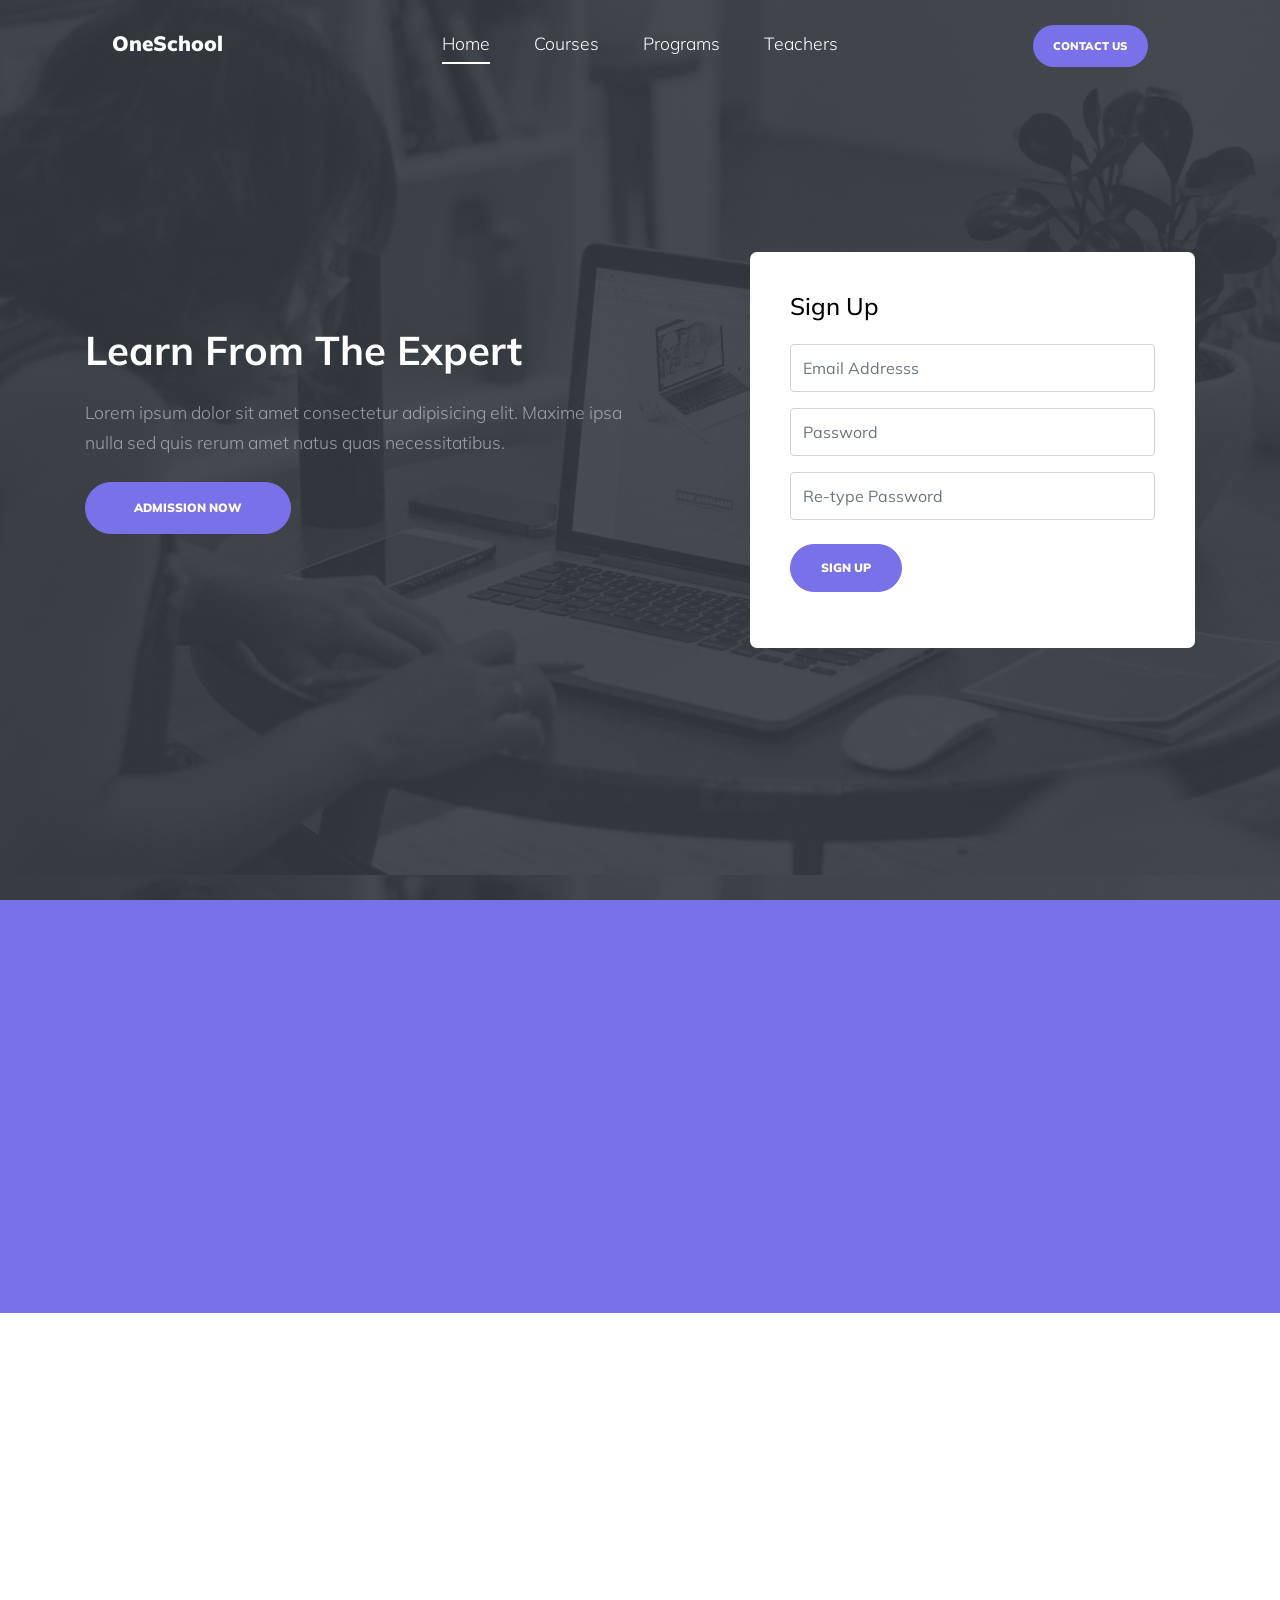
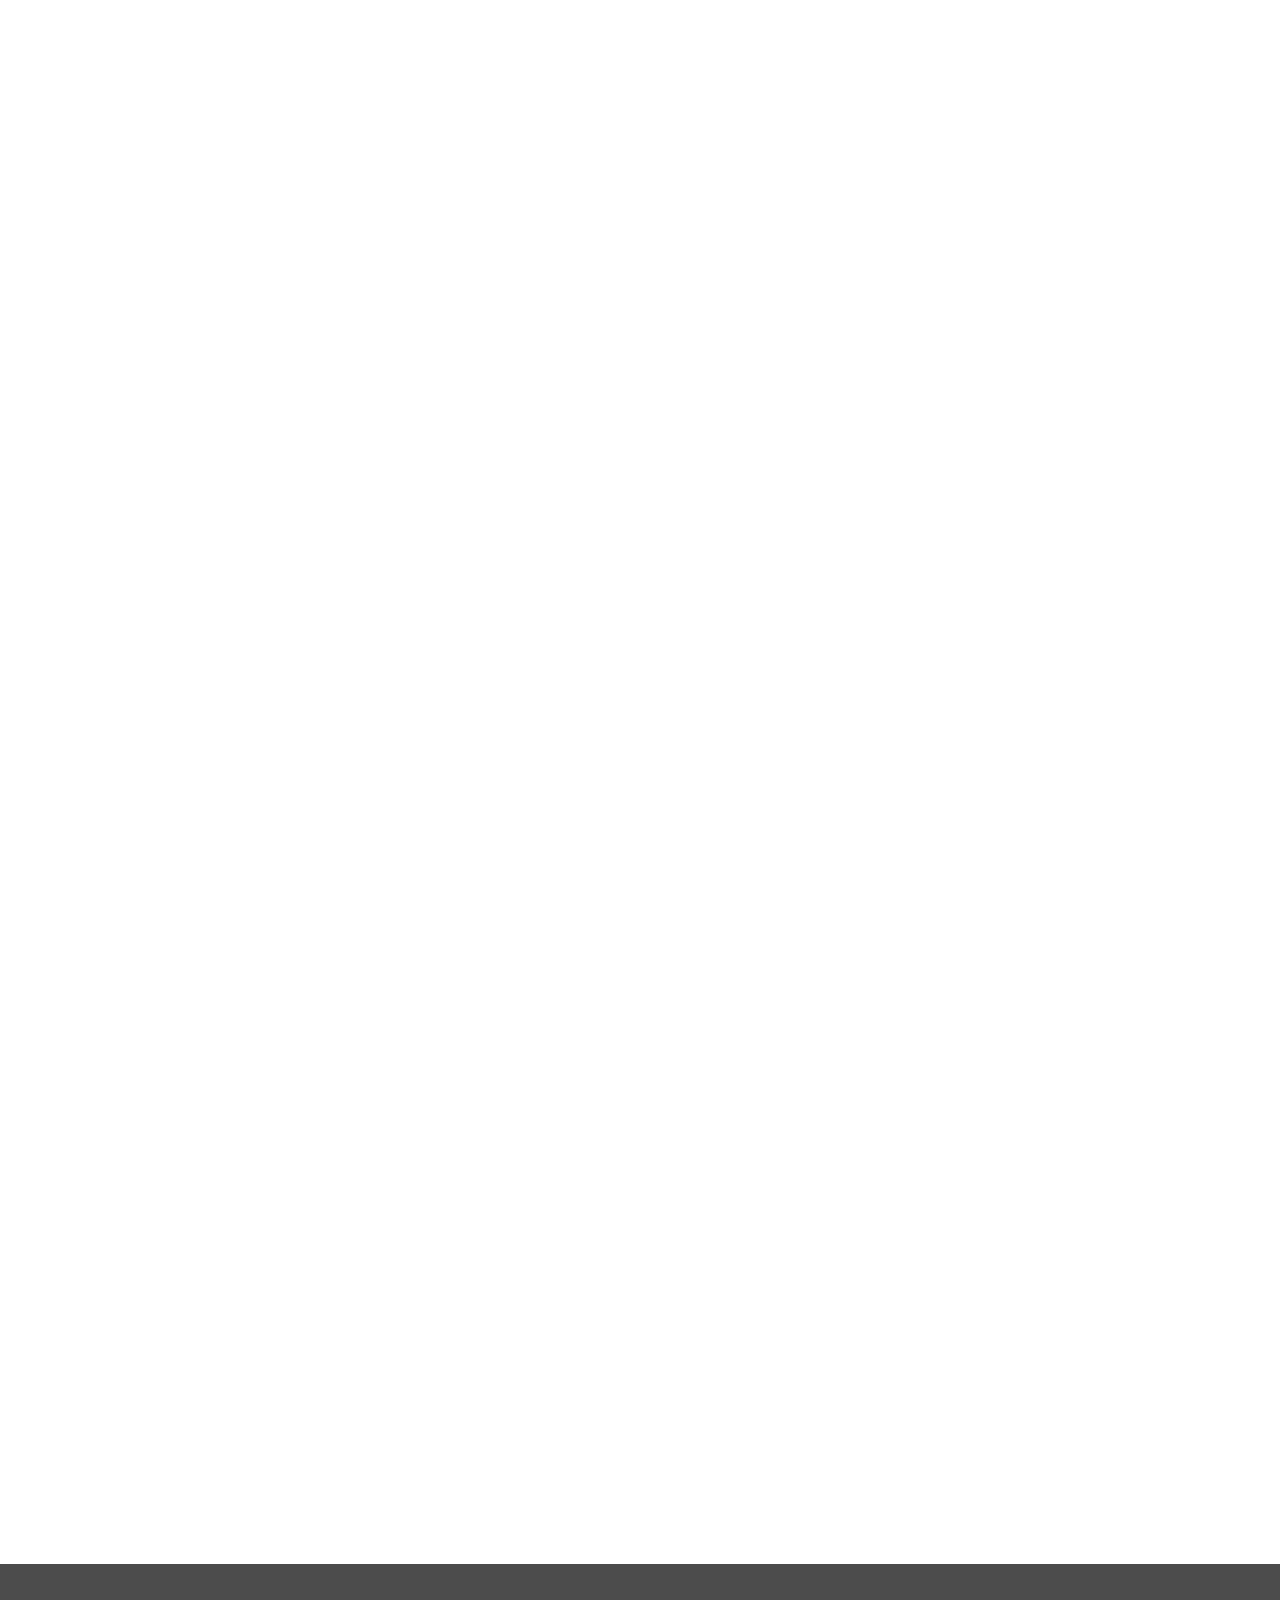
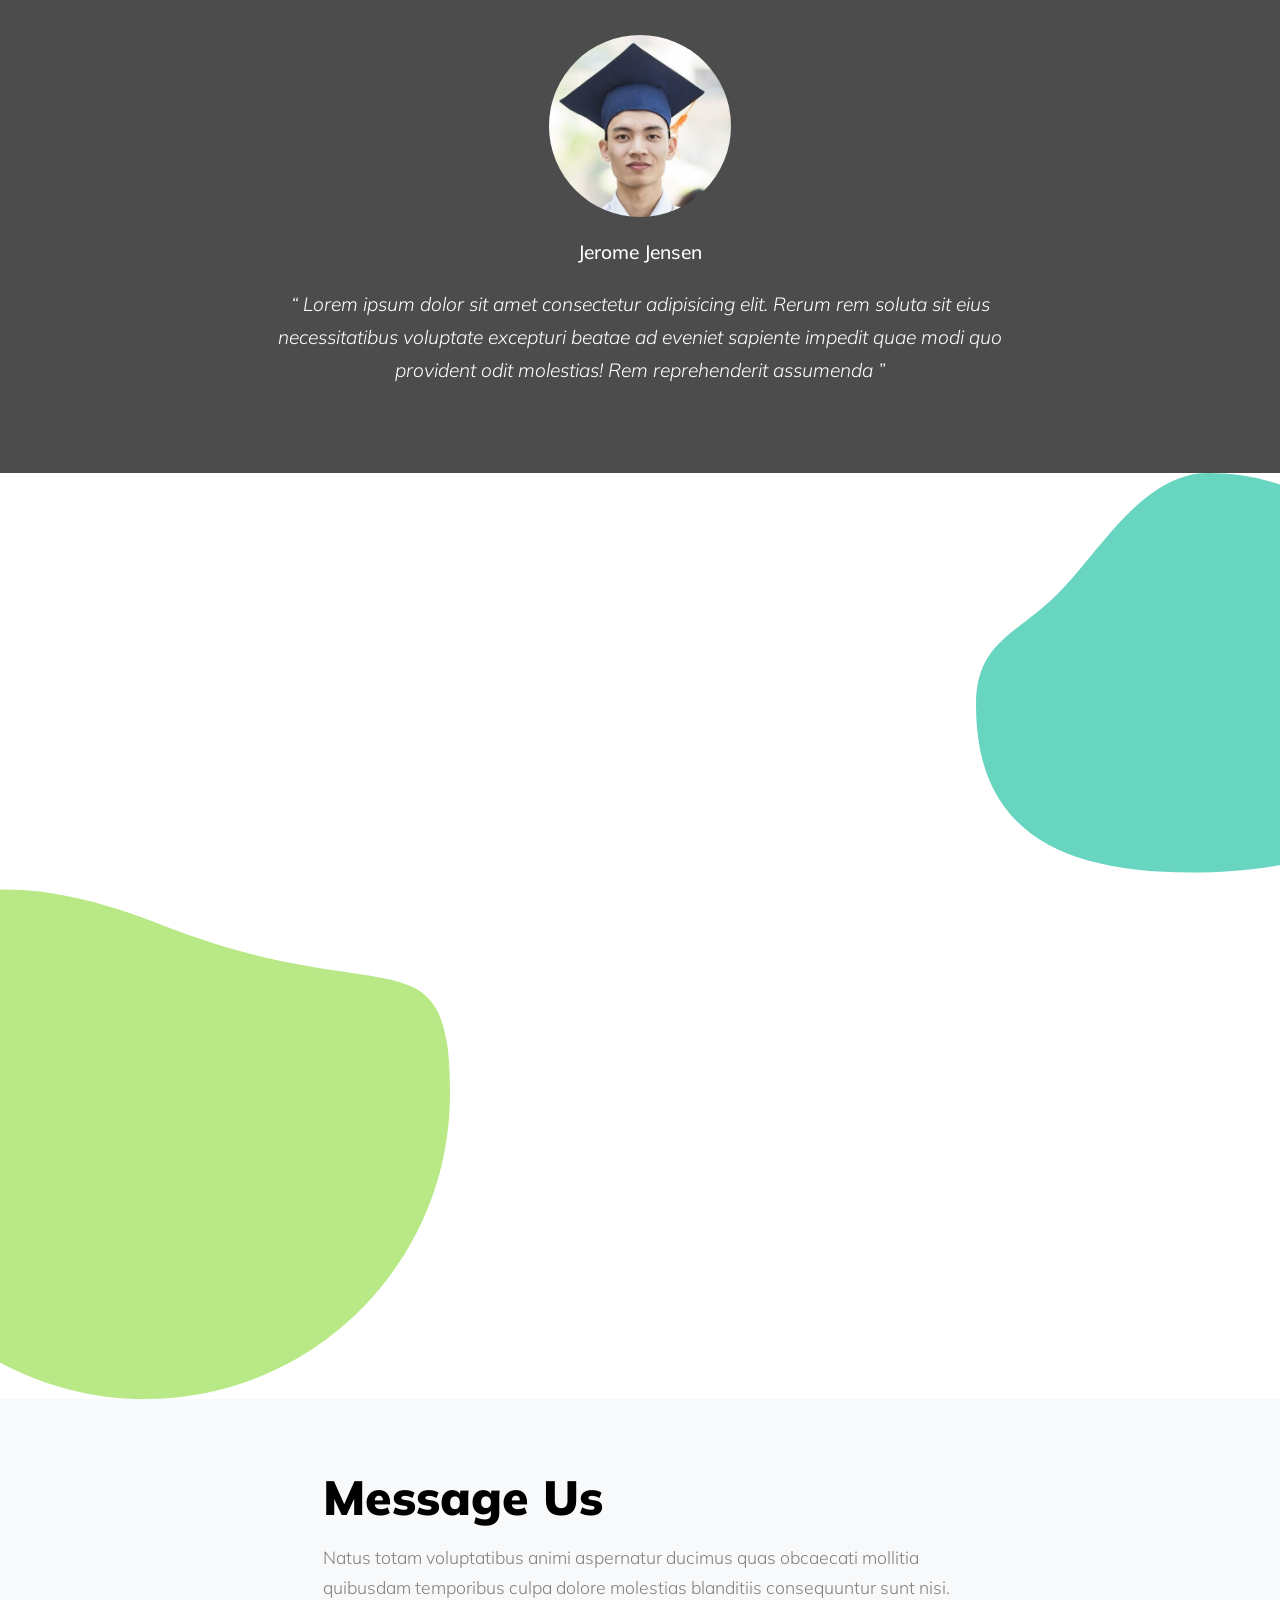
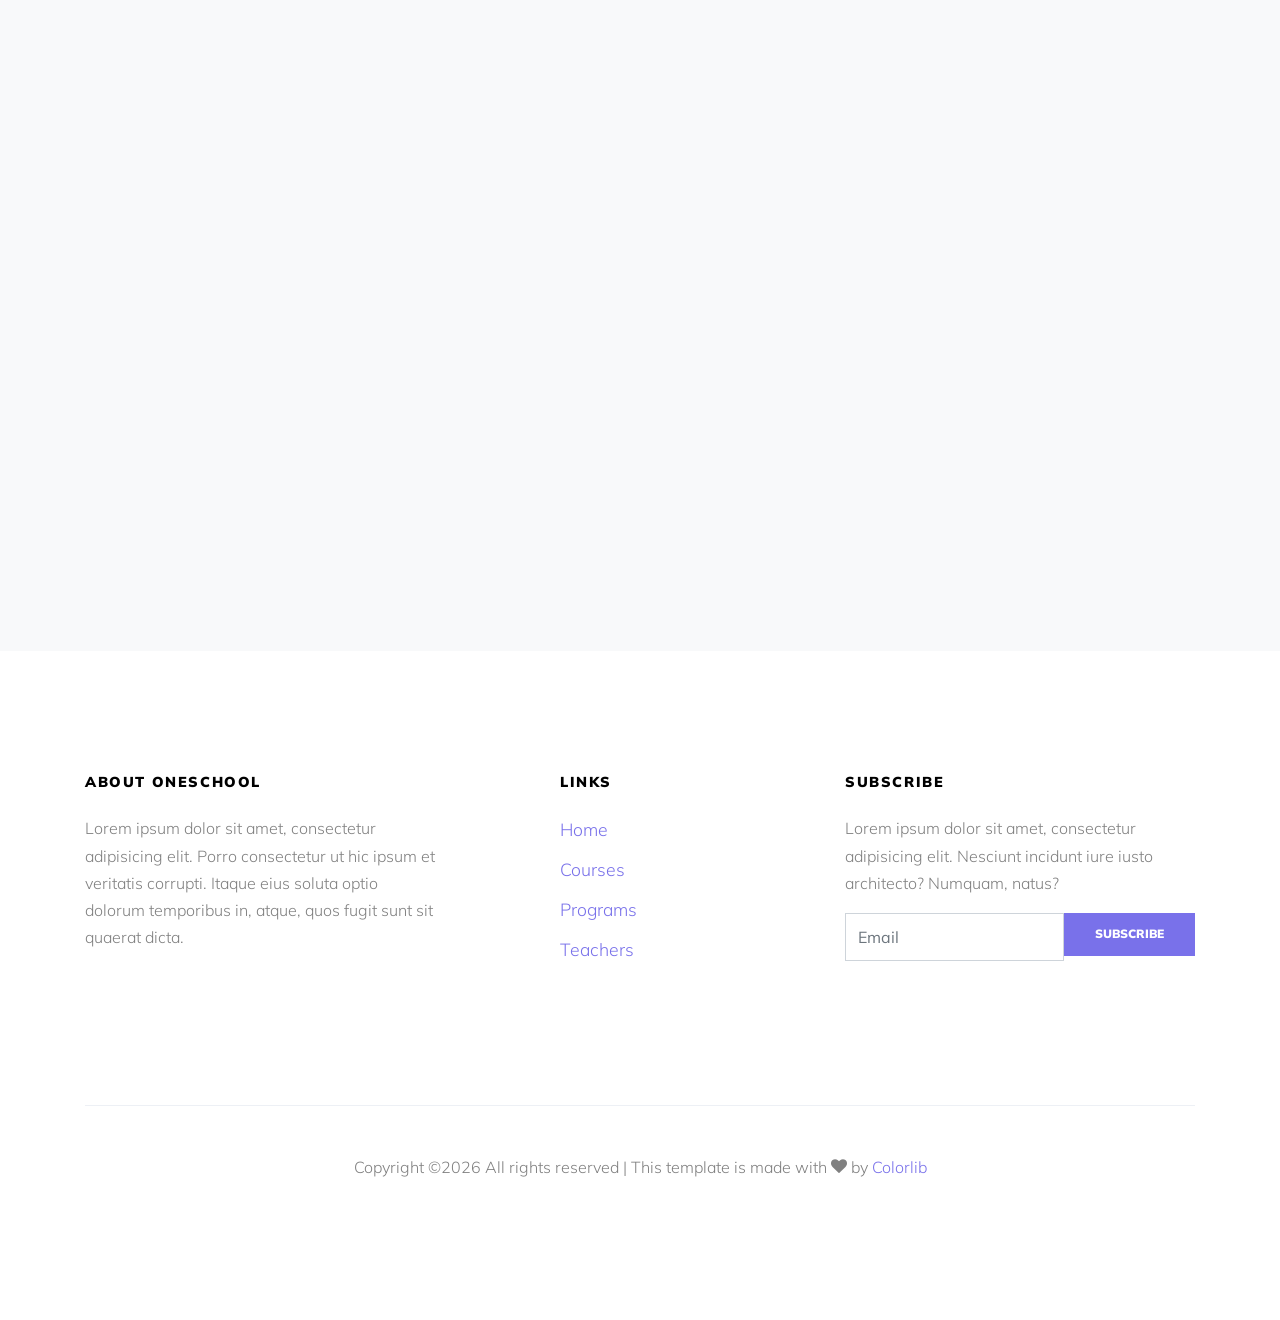
<file: oneschool-master/oneschool-master/index.html>
<!DOCTYPE html>
<html lang="en">
  <head>
    <title>OneSchool &mdash; Website by Colorlib</title>
    <meta charset="utf-8">
    <meta name="viewport" content="width=device-width, initial-scale=1, shrink-to-fit=no">
    
    
    <link href="https://fonts.googleapis.com/css?family=Muli:300,400,700,900" rel="stylesheet">
    <link rel="stylesheet" href="fonts/icomoon/style.css">

    <link rel="stylesheet" href="css/bootstrap.min.css">
    <link rel="stylesheet" href="css/jquery-ui.css">
    <link rel="stylesheet" href="css/owl.carousel.min.css">
    <link rel="stylesheet" href="css/owl.theme.default.min.css">
    <link rel="stylesheet" href="css/owl.theme.default.min.css">

    <link rel="stylesheet" href="css/jquery.fancybox.min.css">

    <link rel="stylesheet" href="css/bootstrap-datepicker.css">

    <link rel="stylesheet" href="fonts/flaticon/font/flaticon.css">

    <link rel="stylesheet" href="css/aos.css">

    <link rel="stylesheet" href="css/style.css">
    
  </head>
  <body data-spy="scroll" data-target=".site-navbar-target" data-offset="300">
  
  <div class="site-wrap">

    <div class="site-mobile-menu site-navbar-target">
      <div class="site-mobile-menu-header">
        <div class="site-mobile-menu-close mt-3">
          <span class="icon-close2 js-menu-toggle"></span>
        </div>
      </div>
      <div class="site-mobile-menu-body"></div>
    </div>
   
    
    <header class="site-navbar py-4 js-sticky-header site-navbar-target" role="banner">
      
      <div class="container-fluid">
        <div class="d-flex align-items-center">
          <div class="site-logo mr-auto w-25"><a href="index.html">OneSchool</a></div>

          <div class="mx-auto text-center">
            <nav class="site-navigation position-relative text-right" role="navigation">
              <ul class="site-menu main-menu js-clone-nav mx-auto d-none d-lg-block  m-0 p-0">
                <li><a href="#home-section" class="nav-link">Home</a></li>
                <li><a href="#courses-section" class="nav-link">Courses</a></li>
                <li><a href="#programs-section" class="nav-link">Programs</a></li>
                <li><a href="#teachers-section" class="nav-link">Teachers</a></li>
              </ul>
            </nav>
          </div>

          <div class="ml-auto w-25">
            <nav class="site-navigation position-relative text-right" role="navigation">
              <ul class="site-menu main-menu site-menu-dark js-clone-nav mr-auto d-none d-lg-block m-0 p-0">
                <li class="cta"><a href="#contact-section" class="nav-link"><span>Contact Us</span></a></li>
              </ul>
            </nav>
            <a href="#" class="d-inline-block d-lg-none site-menu-toggle js-menu-toggle text-black float-right"><span class="icon-menu h3"></span></a>
          </div>
        </div>
      </div>
      
    </header>

    <div class="intro-section" id="home-section">
      
      <div class="slide-1" style="background-image: url('images/hero_1.jpg');" data-stellar-background-ratio="0.5">
        <div class="container">
          <div class="row align-items-center">
            <div class="col-12">
              <div class="row align-items-center">
                <div class="col-lg-6 mb-4">
                  <h1  data-aos="fade-up" data-aos-delay="100">Learn From The Expert</h1>
                  <p class="mb-4"  data-aos="fade-up" data-aos-delay="200">Lorem ipsum dolor sit amet consectetur adipisicing elit. Maxime ipsa nulla sed quis rerum amet natus quas necessitatibus.</p>
                  <p data-aos="fade-up" data-aos-delay="300"><a href="#" class="btn btn-primary py-3 px-5 btn-pill">Admission Now</a></p>

                </div>

                <div class="col-lg-5 ml-auto" data-aos="fade-up" data-aos-delay="500">
                  <form action="" method="post" class="form-box">
                    <h3 class="h4 text-black mb-4">Sign Up</h3>
                    <div class="form-group">
                      <input type="text" class="form-control" placeholder="Email Addresss">
                    </div>
                    <div class="form-group">
                      <input type="password" class="form-control" placeholder="Password">
                    </div>
                    <div class="form-group mb-4">
                      <input type="password" class="form-control" placeholder="Re-type Password">
                    </div>
                    <div class="form-group">
                      <input type="submit" class="btn btn-primary btn-pill" value="Sign up">
                    </div>
                  </form>

                </div>
              </div>
            </div>
            
          </div>
        </div>
      </div>
    </div>

    
    <div class="site-section courses-title" id="courses-section">
      <div class="container">
        <div class="row mb-5 justify-content-center">
          <div class="col-lg-7 text-center" data-aos="fade-up" data-aos-delay="">
            <h2 class="section-title">Courses</h2>
          </div>
        </div>
      </div>
    </div>
    <div class="site-section courses-entry-wrap"  data-aos="fade-up" data-aos-delay="100">
      <div class="container">
        <div class="row">

          <div class="owl-carousel col-12 nonloop-block-14">

            <div class="course bg-white h-100 align-self-stretch">
              <figure class="m-0">
                <a href="course-single.html"><img src="images/img_1.jpg" alt="Image" class="img-fluid"></a>
              </figure>
              <div class="course-inner-text py-4 px-4">
                <span class="course-price">$20</span>
                <div class="meta"><span class="icon-clock-o"></span>4 Lessons / 12 week</div>
                <h3><a href="#">Study Law of Physics</a></h3>
                <p>Lorem ipsum dolor sit amet ipsa nulla adipisicing elit. </p>
              </div>
              <div class="d-flex border-top stats">
                <div class="py-3 px-4"><span class="icon-users"></span> 2,193 students</div>
                <div class="py-3 px-4 w-25 ml-auto border-left"><span class="icon-chat"></span> 2</div>
              </div>
            </div>

            <div class="course bg-white h-100 align-self-stretch">
              <figure class="m-0">
                <a href="course-single.html"><img src="images/img_2.jpg" alt="Image" class="img-fluid"></a>
              </figure>
              <div class="course-inner-text py-4 px-4">
                <span class="course-price">$99</span>
                <div class="meta"><span class="icon-clock-o"></span>4 Lessons / 12 week</div>
                <h3><a href="#">Logo Design Course</a></h3>
                <p>Lorem ipsum dolor sit amet ipsa nulla adipisicing elit. </p>
              </div>
              <div class="d-flex border-top stats">
                <div class="py-3 px-4"><span class="icon-users"></span> 2,193 students</div>
                <div class="py-3 px-4 w-25 ml-auto border-left"><span class="icon-chat"></span> 2</div>
              </div>
            </div>

            <div class="course bg-white h-100 align-self-stretch">
              <figure class="m-0">
                <a href="course-single.html"><img src="images/img_3.jpg" alt="Image" class="img-fluid"></a>
              </figure>
              <div class="course-inner-text py-4 px-4">
                <span class="course-price">$99</span>
                <div class="meta"><span class="icon-clock-o"></span>4 Lessons / 12 week</div>
                <h3><a href="#">JS Programming Language</a></h3>
                <p>Lorem ipsum dolor sit amet ipsa nulla adipisicing elit. </p>
              </div>
              <div class="d-flex border-top stats">
                <div class="py-3 px-4"><span class="icon-users"></span> 2,193 students</div>
                <div class="py-3 px-4 w-25 ml-auto border-left"><span class="icon-chat"></span> 2</div>
              </div>
            </div>



            <div class="course bg-white h-100 align-self-stretch">
              <figure class="m-0">
                <a href="course-single.html"><img src="images/img_4.jpg" alt="Image" class="img-fluid"></a>
              </figure>
              <div class="course-inner-text py-4 px-4">
                <span class="course-price">$20</span>
                <div class="meta"><span class="icon-clock-o"></span>4 Lessons / 12 week</div>
                <h3><a href="#">Study Law of Physics</a></h3>
                <p>Lorem ipsum dolor sit amet ipsa nulla adipisicing elit. </p>
              </div>
              <div class="d-flex border-top stats">
                <div class="py-3 px-4"><span class="icon-users"></span> 2,193 students</div>
                <div class="py-3 px-4 w-25 ml-auto border-left"><span class="icon-chat"></span> 2</div>
              </div>
            </div>

            <div class="course bg-white h-100 align-self-stretch">
              <figure class="m-0">
                <a href="course-single.html"><img src="images/img_5.jpg" alt="Image" class="img-fluid"></a>
              </figure>
              <div class="course-inner-text py-4 px-4">
                <span class="course-price">$99</span>
                <div class="meta"><span class="icon-clock-o"></span>4 Lessons / 12 week</div>
                <h3><a href="#">Logo Design Course</a></h3>
                <p>Lorem ipsum dolor sit amet ipsa nulla adipisicing elit. </p>
              </div>
              <div class="d-flex border-top stats">
                <div class="py-3 px-4"><span class="icon-users"></span> 2,193 students</div>
                <div class="py-3 px-4 w-25 ml-auto border-left"><span class="icon-chat"></span> 2</div>
              </div>
            </div>

            <div class="course bg-white h-100 align-self-stretch">
              <figure class="m-0">
                <a href="course-single.html"><img src="images/img_6.jpg" alt="Image" class="img-fluid"></a>
              </figure>
              <div class="course-inner-text py-4 px-4">
                <span class="course-price">$99</span>
                <div class="meta"><span class="icon-clock-o"></span>4 Lessons / 12 week</div>
                <h3><a href="#">JS Programming Language</a></h3>
                <p>Lorem ipsum dolor sit amet ipsa nulla adipisicing elit. </p>
              </div>
              <div class="d-flex border-top stats">
                <div class="py-3 px-4"><span class="icon-users"></span> 2,193 students</div>
                <div class="py-3 px-4 w-25 ml-auto border-left"><span class="icon-chat"></span> 2</div>
              </div>
            </div>

          </div>

         

        </div>
        <div class="row justify-content-center">
          <div class="col-7 text-center">
            <button class="customPrevBtn btn btn-primary m-1">Prev</button>
            <button class="customNextBtn btn btn-primary m-1">Next</button>
          </div>
        </div>
      </div>
    </div>


    <div class="site-section" id="programs-section">
      <div class="container">
        <div class="row mb-5 justify-content-center">
          <div class="col-lg-7 text-center"  data-aos="fade-up" data-aos-delay="">
            <h2 class="section-title">Our Programs</h2>
            <p>Lorem ipsum dolor sit amet, consectetur adipisicing elit. Magnam repellat aut neque! Doloribus sunt non aut reiciendis, vel recusandae obcaecati hic dicta repudiandae in quas quibusdam ullam, illum sed veniam!</p>
          </div>
        </div>
        <div class="row mb-5 align-items-center">
          <div class="col-lg-7 mb-5" data-aos="fade-up" data-aos-delay="100">
            <img src="images/undraw_youtube_tutorial.svg" alt="Image" class="img-fluid">
          </div>
          <div class="col-lg-4 ml-auto" data-aos="fade-up" data-aos-delay="200">
            <h2 class="text-black mb-4">We Are Excellent In Education</h2>
            <p class="mb-4">Lorem ipsum dolor sit amet consectetur adipisicing elit. Rem maxime nam porro possimus fugiat quo molestiae illo.</p>

            <div class="d-flex align-items-center custom-icon-wrap mb-3">
              <span class="custom-icon-inner mr-3"><span class="icon icon-graduation-cap"></span></span>
              <div><h3 class="m-0">22,931 Yearly Graduates</h3></div>
            </div>

            <div class="d-flex align-items-center custom-icon-wrap">
              <span class="custom-icon-inner mr-3"><span class="icon icon-university"></span></span>
              <div><h3 class="m-0">150 Universities Worldwide</h3></div>
            </div>

          </div>
        </div>

        <div class="row mb-5 align-items-center">
          <div class="col-lg-7 mb-5 order-1 order-lg-2" data-aos="fade-up" data-aos-delay="100">
            <img src="images/undraw_teaching.svg" alt="Image" class="img-fluid">
          </div>
          <div class="col-lg-4 mr-auto order-2 order-lg-1" data-aos="fade-up" data-aos-delay="200">
            <h2 class="text-black mb-4">Strive for Excellent</h2>
            <p class="mb-4">Lorem ipsum dolor sit amet consectetur adipisicing elit. Rem maxime nam porro possimus fugiat quo molestiae illo.</p>

            <div class="d-flex align-items-center custom-icon-wrap mb-3">
              <span class="custom-icon-inner mr-3"><span class="icon icon-graduation-cap"></span></span>
              <div><h3 class="m-0">22,931 Yearly Graduates</h3></div>
            </div>

            <div class="d-flex align-items-center custom-icon-wrap">
              <span class="custom-icon-inner mr-3"><span class="icon icon-university"></span></span>
              <div><h3 class="m-0">150 Universities Worldwide</h3></div>
            </div>

          </div>
        </div>

        <div class="row mb-5 align-items-center">
          <div class="col-lg-7 mb-5" data-aos="fade-up" data-aos-delay="100">
            <img src="images/undraw_teacher.svg" alt="Image" class="img-fluid">
          </div>
          <div class="col-lg-4 ml-auto" data-aos="fade-up" data-aos-delay="200">
            <h2 class="text-black mb-4">Education is life</h2>
            <p class="mb-4">Lorem ipsum dolor sit amet consectetur adipisicing elit. Rem maxime nam porro possimus fugiat quo molestiae illo.</p>

            <div class="d-flex align-items-center custom-icon-wrap mb-3">
              <span class="custom-icon-inner mr-3"><span class="icon icon-graduation-cap"></span></span>
              <div><h3 class="m-0">22,931 Yearly Graduates</h3></div>
            </div>

            <div class="d-flex align-items-center custom-icon-wrap">
              <span class="custom-icon-inner mr-3"><span class="icon icon-university"></span></span>
              <div><h3 class="m-0">150 Universities Worldwide</h3></div>
            </div>

          </div>
        </div>

      </div>
    </div>

    <div class="site-section" id="teachers-section">
      <div class="container">

        <div class="row mb-5 justify-content-center">
          <div class="col-lg-7 mb-5 text-center"  data-aos="fade-up" data-aos-delay="">
            <h2 class="section-title">Our Teachers</h2>
            <p class="mb-5">Lorem ipsum dolor sit amet, consectetur adipisicing elit. Magnam repellat aut neque! Doloribus sunt non aut reiciendis, vel recusandae obcaecati hic dicta repudiandae in quas quibusdam ullam, illum sed veniam!</p>
          </div>
        </div>

        <div class="row">

          <div class="col-md-6 col-lg-4 mb-4" data-aos="fade-up" data-aos-delay="100">
            <div class="teacher text-center">
              <img src="images/person_1.jpg" alt="Image" class="img-fluid w-50 rounded-circle mx-auto mb-4">
              <div class="py-2">
                <h3 class="text-black">Benjamin Stone</h3>
                <p class="position">Physics Teacher</p>
                <p>Lorem ipsum dolor sit amet, consectetur adipisicing elit. Porro eius suscipit delectus enim iusto tempora, adipisci at provident.</p>
              </div>
            </div>
          </div>

          <div class="col-md-6 col-lg-4 mb-4" data-aos="fade-up" data-aos-delay="200">
            <div class="teacher text-center">
              <img src="images/person_2.jpg" alt="Image" class="img-fluid w-50 rounded-circle mx-auto mb-4">
              <div class="py-2">
                <h3 class="text-black">Katleen Stone</h3>
                <p class="position">Physics Teacher</p>
                <p>Lorem ipsum dolor sit amet, consectetur adipisicing elit. Porro eius suscipit delectus enim iusto tempora, adipisci at provident.</p>
              </div>
            </div>
          </div>

          <div class="col-md-6 col-lg-4 mb-4" data-aos="fade-up" data-aos-delay="300">
            <div class="teacher text-center">
              <img src="images/person_3.jpg" alt="Image" class="img-fluid w-50 rounded-circle mx-auto mb-4">
              <div class="py-2">
                <h3 class="text-black">Sadie White</h3>
                <p class="position">Physics Teacher</p>
                <p>Lorem ipsum dolor sit amet, consectetur adipisicing elit. Porro eius suscipit delectus enim iusto tempora, adipisci at provident.</p>
              </div>
            </div>
          </div>
        </div>
      </div>
    </div>

    <div class="site-section bg-image overlay" style="background-image: url('images/hero_1.jpg');">
      <div class="container">
        <div class="row justify-content-center align-items-center">
          <div class="col-md-8 text-center testimony">
            <img src="images/person_4.jpg" alt="Image" class="img-fluid w-25 mb-4 rounded-circle">
            <h3 class="mb-4">Jerome Jensen</h3>
            <blockquote>
              <p>&ldquo; Lorem ipsum dolor sit amet consectetur adipisicing elit. Rerum rem soluta sit eius necessitatibus voluptate excepturi beatae ad eveniet sapiente impedit quae modi quo provident odit molestias! Rem reprehenderit assumenda &rdquo;</p>
            </blockquote>
          </div>
        </div>
      </div>
    </div>

    <div class="site-section pb-0">

      <div class="future-blobs">
        <div class="blob_2">
          <img src="images/blob_2.svg" alt="Image">
        </div>
        <div class="blob_1">
          <img src="images/blob_1.svg" alt="Image">
        </div>
      </div>
      <div class="container">
        <div class="row mb-5 justify-content-center" data-aos="fade-up" data-aos-delay="">
          <div class="col-lg-7 text-center">
            <h2 class="section-title">Why Choose Us</h2>
          </div>
        </div>
        <div class="row">
          <div class="col-lg-4 ml-auto align-self-start"  data-aos="fade-up" data-aos-delay="100">

            <div class="p-4 rounded bg-white why-choose-us-box">

              <div class="d-flex align-items-center custom-icon-wrap custom-icon-light mb-3">
                <div class="mr-3"><span class="custom-icon-inner"><span class="icon icon-graduation-cap"></span></span></div>
                <div><h3 class="m-0">22,931 Yearly Graduates</h3></div>
              </div>

              <div class="d-flex align-items-center custom-icon-wrap custom-icon-light mb-3">
                <div class="mr-3"><span class="custom-icon-inner"><span class="icon icon-university"></span></span></div>
                <div><h3 class="m-0">150 Universities Worldwide</h3></div>
              </div>

              <div class="d-flex align-items-center custom-icon-wrap custom-icon-light mb-3">
                <div class="mr-3"><span class="custom-icon-inner"><span class="icon icon-graduation-cap"></span></span></div>
                <div><h3 class="m-0">Top Professionals in The World</h3></div>
              </div>

              <div class="d-flex align-items-center custom-icon-wrap custom-icon-light mb-3">
                <div class="mr-3"><span class="custom-icon-inner"><span class="icon icon-university"></span></span></div>
                <div><h3 class="m-0">Expand Your Knowledge</h3></div>
              </div>

              <div class="d-flex align-items-center custom-icon-wrap custom-icon-light mb-3">
                <div class="mr-3"><span class="custom-icon-inner"><span class="icon icon-graduation-cap"></span></span></div>
                <div><h3 class="m-0">Best Online Teaching Assistant Courses</h3></div>
              </div>

              <div class="d-flex align-items-center custom-icon-wrap custom-icon-light">
                <div class="mr-3"><span class="custom-icon-inner"><span class="icon icon-university"></span></span></div>
                <div><h3 class="m-0">Best Teachers</h3></div>
              </div>

            </div>


          </div>
          <div class="col-lg-7 align-self-end"  data-aos="fade-left" data-aos-delay="200">
            <img src="images/person_transparent.png" alt="Image" class="img-fluid">
          </div>
        </div>
      </div>
    </div>

    



    <div class="site-section bg-light" id="contact-section">
      <div class="container">

        <div class="row justify-content-center">
          <div class="col-md-7">


            
            <h2 class="section-title mb-3">Message Us</h2>
            <p class="mb-5">Natus totam voluptatibus animi aspernatur ducimus quas obcaecati mollitia quibusdam temporibus culpa dolore molestias blanditiis consequuntur sunt nisi.</p>
          
            <form method="post" data-aos="fade">
              <div class="form-group row">
                <div class="col-md-6 mb-3 mb-lg-0">
                  <input type="text" class="form-control" placeholder="First name">
                </div>
                <div class="col-md-6">
                  <input type="text" class="form-control" placeholder="Last name">
                </div>
              </div>

              <div class="form-group row">
                <div class="col-md-12">
                  <input type="text" class="form-control" placeholder="Subject">
                </div>
              </div>

              <div class="form-group row">
                <div class="col-md-12">
                  <input type="email" class="form-control" placeholder="Email">
                </div>
              </div>
              <div class="form-group row">
                <div class="col-md-12">
                  <textarea class="form-control" id="" cols="30" rows="10" placeholder="Write your message here."></textarea>
                </div>
              </div>

              <div class="form-group row">
                <div class="col-md-6">
                  
                  <input type="submit" class="btn btn-primary py-3 px-5 btn-block btn-pill" value="Send Message">
                </div>
              </div>

            </form>
          </div>
        </div>
      </div>
    </div>
    
     
    <footer class="footer-section bg-white">
      <div class="container">
        <div class="row">
          <div class="col-md-4">
            <h3>About OneSchool</h3>
            <p>Lorem ipsum dolor sit amet, consectetur adipisicing elit. Porro consectetur ut hic ipsum et veritatis corrupti. Itaque eius soluta optio dolorum temporibus in, atque, quos fugit sunt sit quaerat dicta.</p>
          </div>

          <div class="col-md-3 ml-auto">
            <h3>Links</h3>
            <ul class="list-unstyled footer-links">
              <li><a href="#">Home</a></li>
              <li><a href="#">Courses</a></li>
              <li><a href="#">Programs</a></li>
              <li><a href="#">Teachers</a></li>
            </ul>
          </div>

          <div class="col-md-4">
            <h3>Subscribe</h3>
            <p>Lorem ipsum dolor sit amet, consectetur adipisicing elit. Nesciunt incidunt iure iusto architecto? Numquam, natus?</p>
            <form action="#" class="footer-subscribe">
              <div class="d-flex mb-5">
                <input type="text" class="form-control rounded-0" placeholder="Email">
                <input type="submit" class="btn btn-primary rounded-0" value="Subscribe">
              </div>
            </form>
          </div>

        </div>

        <div class="row pt-5 mt-5 text-center">
          <div class="col-md-12">
            <div class="border-top pt-5">
            <p>
        <!-- Link back to Colorlib can't be removed. Template is licensed under CC BY 3.0. -->
        Copyright &copy;<script>document.write(new Date().getFullYear());</script> All rights reserved | This template is made with <i class="icon-heart" aria-hidden="true"></i> by <a href="https://colorlib.com" target="_blank" >Colorlib</a>
        <!-- Link back to Colorlib can't be removed. Template is licensed under CC BY 3.0. -->
      </p>
            </div>
          </div>
          
        </div>
      </div>
    </footer>

  
    
  </div> <!-- .site-wrap -->

  <script src="js/jquery-3.3.1.min.js"></script>
  <script src="js/jquery-migrate-3.0.1.min.js"></script>
  <script src="js/jquery-ui.js"></script>
  <script src="js/popper.min.js"></script>
  <script src="js/bootstrap.min.js"></script>
  <script src="js/owl.carousel.min.js"></script>
  <script src="js/jquery.stellar.min.js"></script>
  <script src="js/jquery.countdown.min.js"></script>
  <script src="js/bootstrap-datepicker.min.js"></script>
  <script src="js/jquery.easing.1.3.js"></script>
  <script src="js/aos.js"></script>
  <script src="js/jquery.fancybox.min.js"></script>
  <script src="js/jquery.sticky.js"></script>

  
  <script src="js/main.js"></script>
    
  </body>
</html>
</file>
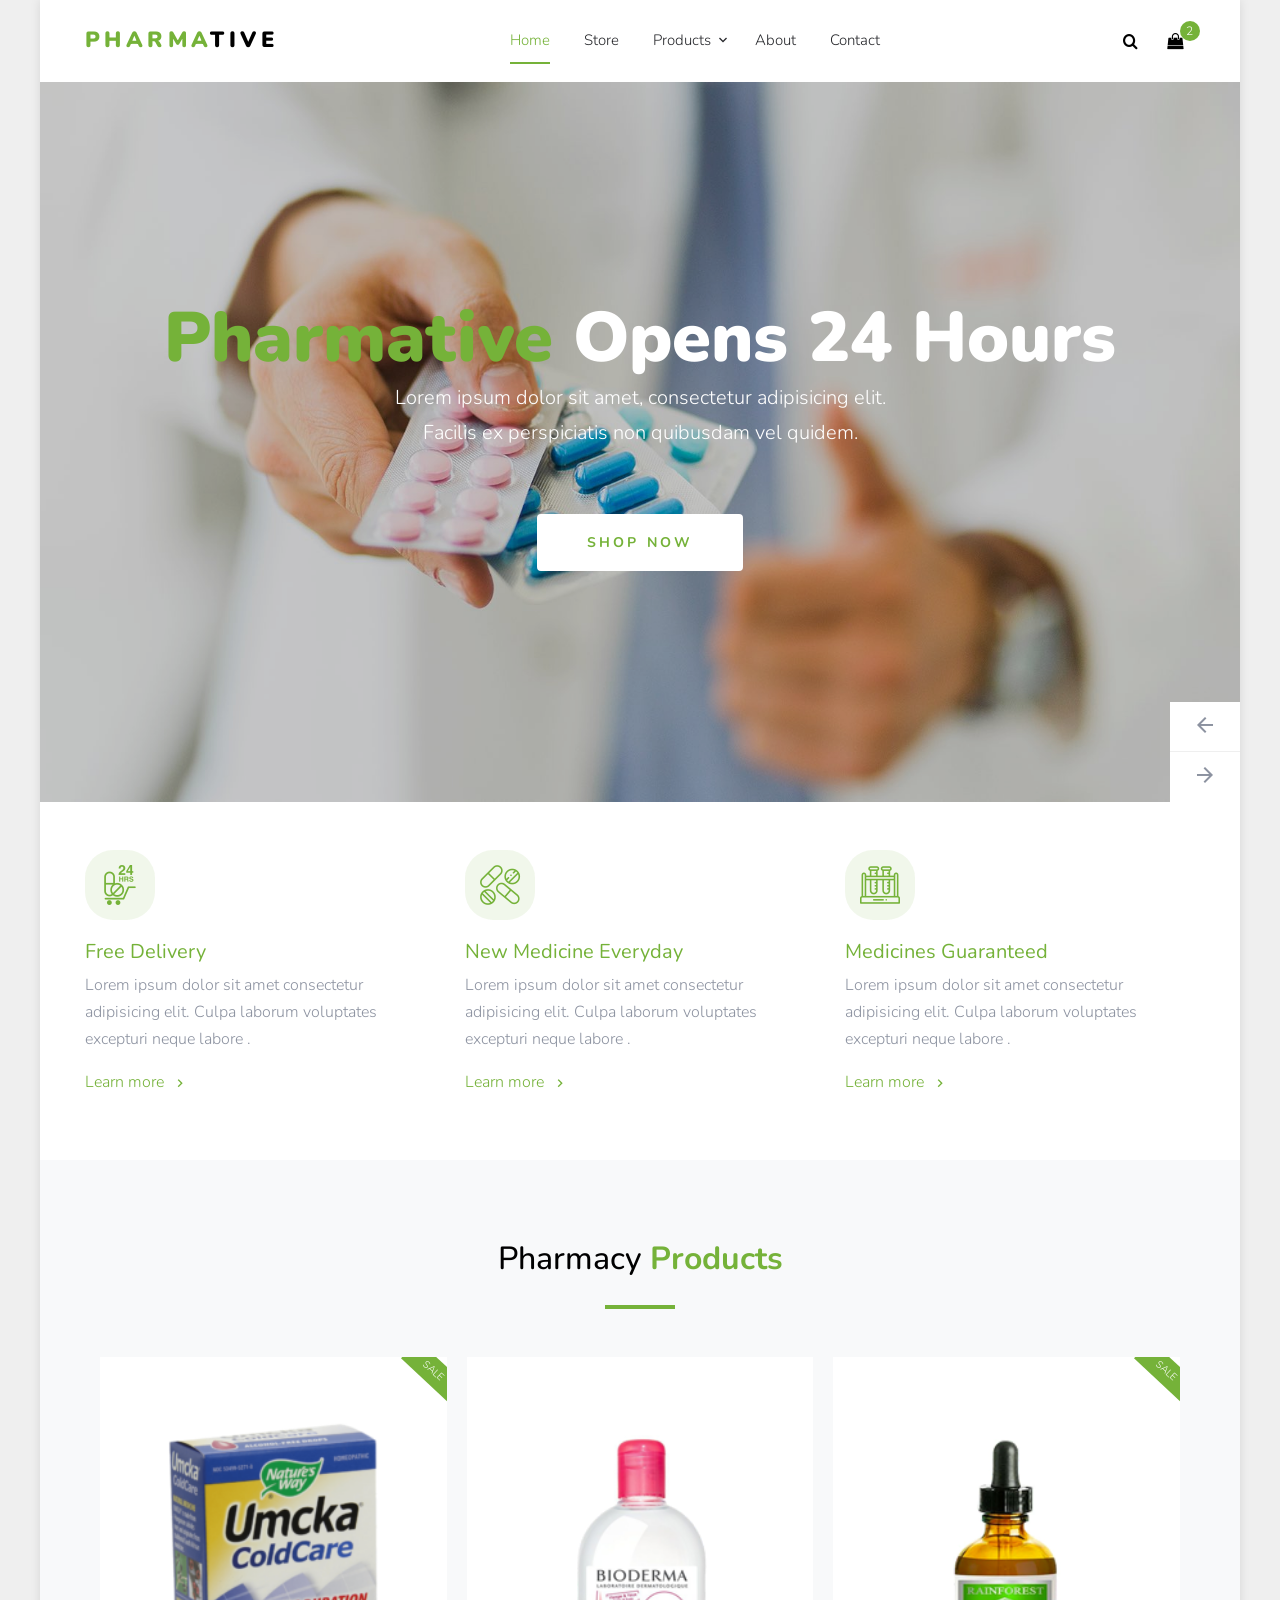
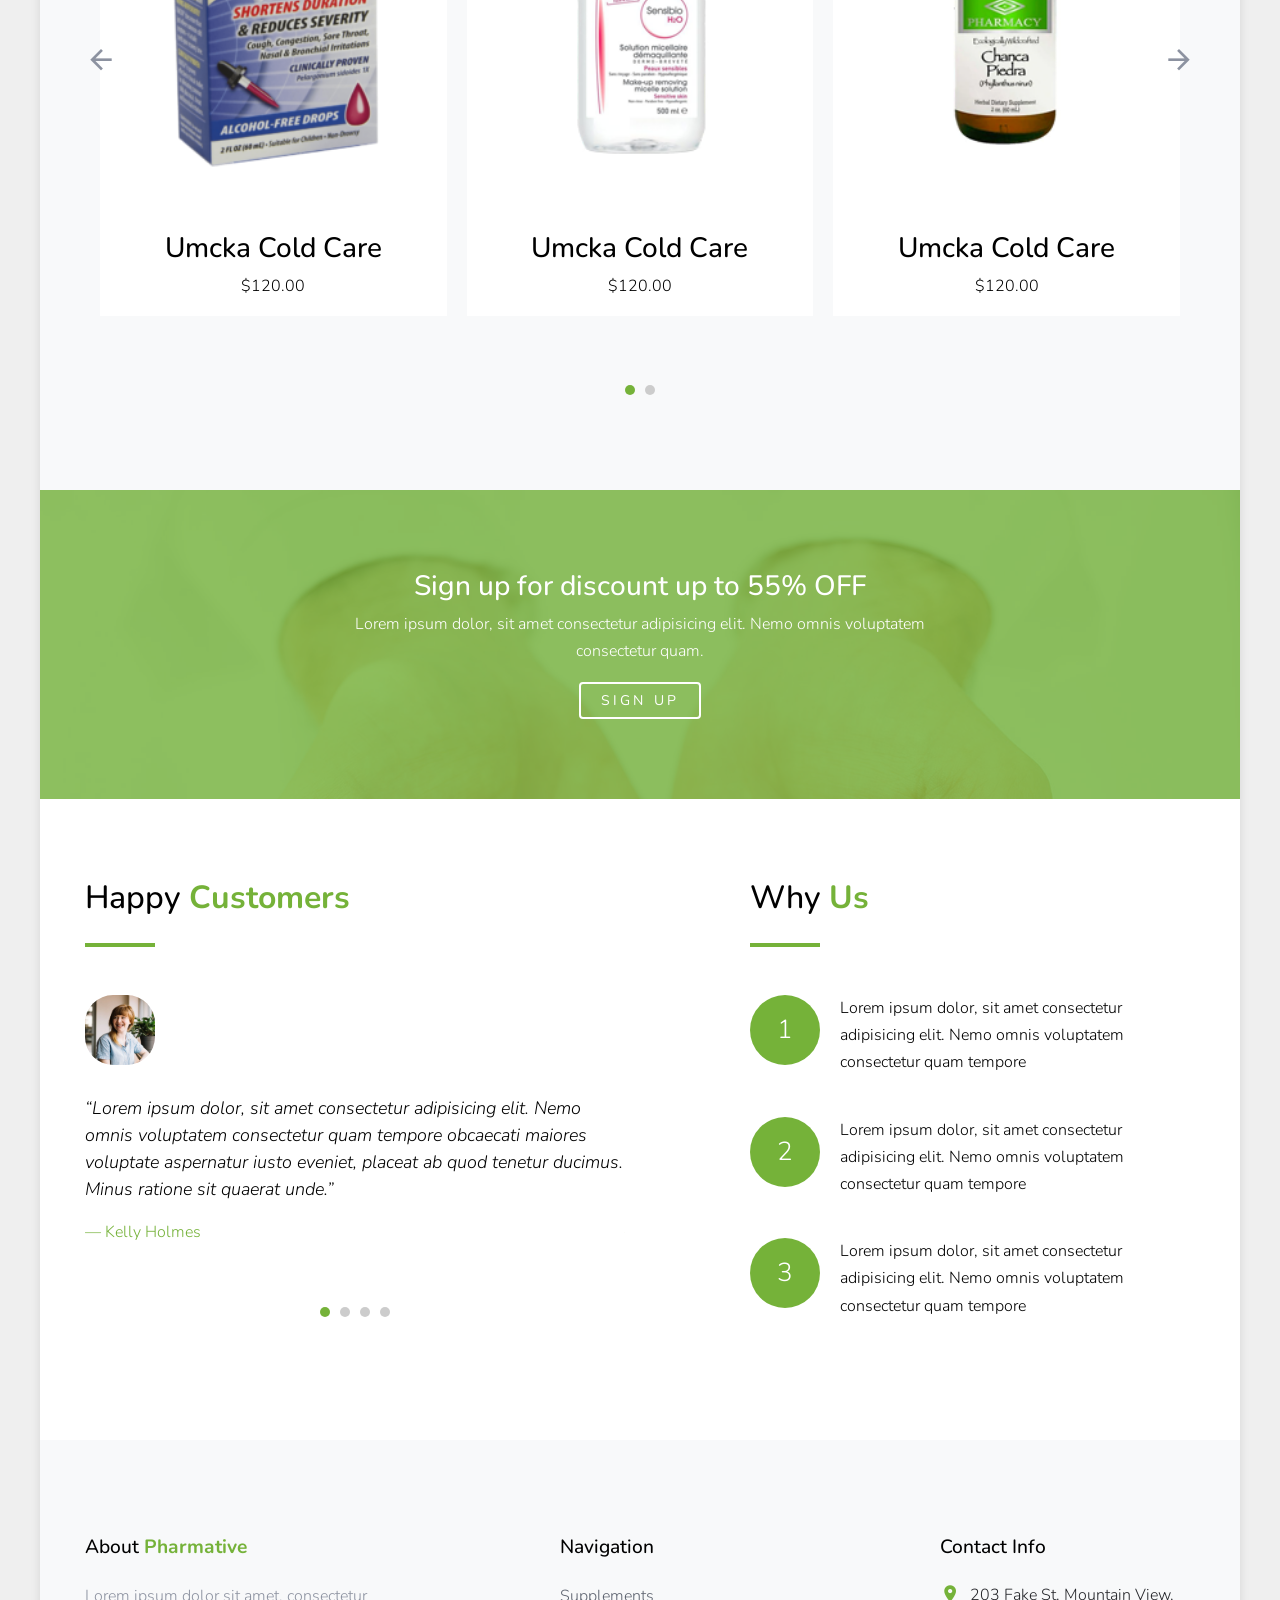
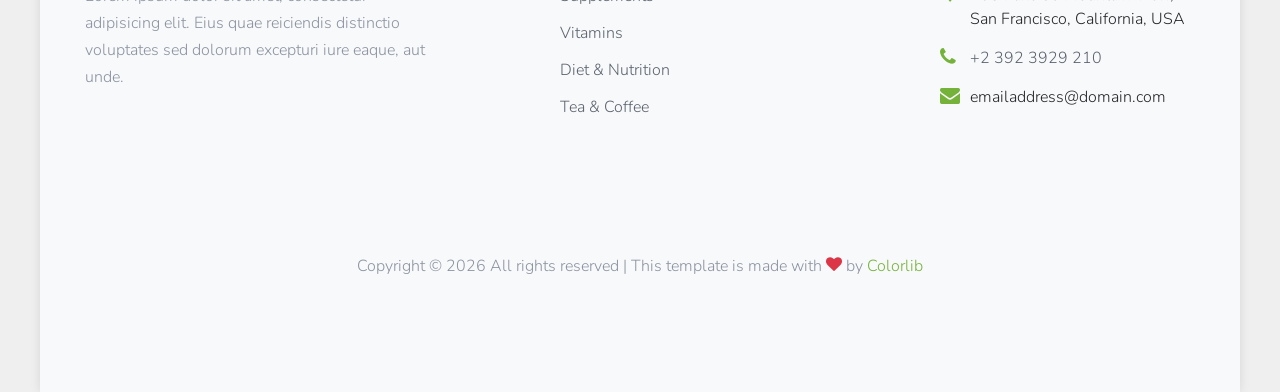
<file: pharmative-master/pharmative-master/index.html>
<!DOCTYPE html>
<html lang="en">

<head>
  <title>Pharmative &mdash; Colorlib Template</title>
  <meta charset="utf-8">
  <meta name="viewport" content="width=device-width, initial-scale=1, shrink-to-fit=no">

  <link href="https://fonts.googleapis.com/css2?family=Nunito:wght@400;700&display=swap" rel="stylesheet">
  <link rel="stylesheet" href="fonts/icomoon/style.css">

  <link rel="stylesheet" href="css/bootstrap.min.css">
  <link rel="stylesheet" href="fonts/flaticon/font/flaticon.css">
  <link rel="stylesheet" href="css/magnific-popup.css">
  <link rel="stylesheet" href="css/jquery-ui.css">
  <link rel="stylesheet" href="css/owl.carousel.min.css">
  <link rel="stylesheet" href="css/owl.theme.default.min.css">


  <link rel="stylesheet" href="css/aos.css">

  <link rel="stylesheet" href="css/style.css">

</head>

<body>

  <div class="site-wrap">


    <div class="site-navbar py-2">

      <div class="search-wrap">
        <div class="container">
          <a href="#" class="search-close js-search-close"><span class="icon-close2"></span></a>
          <form action="#" method="post">
            <input type="text" class="form-control" placeholder="Search keyword and hit enter...">
          </form>
        </div>
      </div>

      <div class="container">
        <div class="d-flex align-items-center justify-content-between">
          <div class="logo">
            <div class="site-logo">
              <a href="index.html" class="js-logo-clone"><strong class="text-primary">Pharma</strong>tive</a>
            </div>
          </div>
          <div class="main-nav d-none d-lg-block">
            <nav class="site-navigation text-right text-md-center" role="navigation">
              <ul class="site-menu js-clone-nav d-none d-lg-block">
                <li class="active"><a href="index.html">Home</a></li>
                <li><a href="shop.html">Store</a></li>
                <li class="has-children">
                  <a href="#">Products</a>
                  <ul class="dropdown">
                    <li><a href="#">Supplements</a></li>
                    <li class="has-children">
                      <a href="#">Vitamins</a>
                      <ul class="dropdown">
                        <li><a href="#">Supplements</a></li>
                        <li><a href="#">Vitamins</a></li>
                        <li><a href="#">Diet &amp; Nutrition</a></li>
                        <li><a href="#">Tea &amp; Coffee</a></li>
                      </ul>
                    </li>
                    <li><a href="#">Diet &amp; Nutrition</a></li>
                    <li><a href="#">Tea &amp; Coffee</a></li>
                    
                  </ul>
                </li>
                <li><a href="about.html">About</a></li>
                <li><a href="contact.html">Contact</a></li>
              </ul>
            </nav>
          </div>
          <div class="icons">
            <a href="#" class="icons-btn d-inline-block js-search-open"><span class="icon-search"></span></a>
            <a href="cart.html" class="icons-btn d-inline-block bag">
              <span class="icon-shopping-bag"></span>
              <span class="number">2</span>
            </a>
            <a href="#" class="site-menu-toggle js-menu-toggle ml-3 d-inline-block d-lg-none"><span
                class="icon-menu"></span></a>
          </div>
        </div>
      </div>
    </div>
  

    <div class="owl-carousel owl-single px-0">
      <div class="site-blocks-cover overlay" style="background-image: url('images/hero_bg.jpg');">
        <div class="container">
          <div class="row">
            <div class="col-lg-12 mx-auto align-self-center">
              <div class="site-block-cover-content text-center">
                <h1 class="mb-0"><strong class="text-primary">Pharmative</strong> Opens 24 Hours</h1>

                <div class="row justify-content-center mb-5">
                  <div class="col-lg-6 text-center">
                    <p>Lorem ipsum dolor sit amet, consectetur adipisicing elit. Facilis ex perspiciatis non quibusdam vel quidem.</p>
                  </div>
                </div>
                
                <p><a href="#" class="btn btn-primary px-5 py-3">Shop Now</a></p>
              </div>
            </div>
          </div>
        </div>
      </div>

      <div class="site-blocks-cover overlay" style="background-image: url('images/hero_bg_2.jpg');">
        <div class="container">
          <div class="row">
            <div class="col-lg-12 mx-auto align-self-center">
              <div class="site-block-cover-content text-center">
                <h1 class="mb-0">New Medicine <strong class="text-primary">Everyday</strong></h1>
                <div class="row justify-content-center mb-5">
                  <div class="col-lg-6 text-center">
                    <p>Lorem ipsum dolor sit amet, consectetur adipisicing elit. Facilis ex perspiciatis non quibusdam vel quidem.</p>
                  </div>
                </div>
                <p><a href="#" class="btn btn-primary px-5 py-3">Shop Now</a></p>
              </div>
            </div>
          </div>
        </div>
      </div>

    </div>



    <div class="site-section py-5">
      <div class="container">
        <div class="row">
          <div class="col-lg-4">
            <div class="feature">
              <span class="wrap-icon flaticon-24-hours-drugs-delivery"></span>
              <h3><a href="#">Free Delivery</a></h3>
              <p>Lorem ipsum dolor sit amet consectetur adipisicing elit. Culpa laborum voluptates excepturi neque labore .</p>
              <p><a href="#" class="d-flex align-items-center"><span class="mr-2">Learn more</span> <span class="icon-keyboard_arrow_right"></span></a></p>
            </div>
          </div>
          <div class="col-lg-4">
            <div class="feature">
              <span class="wrap-icon flaticon-medicine"></span>
              <h3><a href="#">New Medicine Everyday</a></h3>
              <p>Lorem ipsum dolor sit amet consectetur adipisicing elit. Culpa laborum voluptates excepturi neque labore .</p>
              <p><a href="#" class="d-flex align-items-center"><span class="mr-2">Learn more</span> <span class="icon-keyboard_arrow_right"></span></a></p>
            </div>
          </div>
          <div class="col-lg-4">
            <div class="feature">
              <span class="wrap-icon flaticon-test-tubes"></span>
              <h3><a href="#">Medicines Guaranteed</a></h3>
              <p>Lorem ipsum dolor sit amet consectetur adipisicing elit. Culpa laborum voluptates excepturi neque labore .</p>
              <p><a href="#" class="d-flex align-items-center"><span class="mr-2">Learn more</span> <span class="icon-keyboard_arrow_right"></span></a></p>
            </div>
          </div>
        </div>
      </div>
    </div>
    
    
    <div class="site-section bg-light">
      <div class="container">
        <div class="row">
          <div class="title-section text-center col-12">
            <h2>Pharmacy <strong class="text-primary">Products</strong></h2>
          </div>
        </div>
        <div class="row">
          <div class="col-md-12 block-3 products-wrap">
            <div class="nonloop-block-3 owl-carousel">

              <div class="text-center item mb-4 item-v2">
                <span class="onsale">Sale</span>
                <a href="shop-single.html"> <img src="images/product_03.png" alt="Image"></a>
                <h3 class="text-dark"><a href="shop-single.html">Umcka Cold Care</a></h3>
                <p class="price">$120.00</p>
              </div>

              <div class="text-center item mb-4 item-v2">
                <a href="shop-single.html"> <img src="images/product_01.png" alt="Image"></a>
                <h3 class="text-dark"><a href="shop-single.html">Umcka Cold Care</a></h3>
                <p class="price">$120.00</p>
              </div>

              <div class="text-center item mb-4 item-v2">
                <span class="onsale">Sale</span>
                <a href="shop-single.html"> <img src="images/product_02.png" alt="Image"></a>
                <h3 class="text-dark"><a href="shop-single.html">Umcka Cold Care</a></h3>
                <p class="price">$120.00</p>
              </div>

              <div class="text-center item mb-4 item-v2">
                <a href="shop-single.html"> <img src="images/product_04.png" alt="Image"></a>
                <h3 class="text-dark"><a href="shop-single.html">Umcka Cold Care</a></h3>
                <p class="price">$120.00</p>
              </div>

            </div>
          </div>
        </div>
      </div>
    </div>

    <div class="site-section bg-image overlay" style="background-image: url('images/hero_bg_2.jpg');">
      <div class="container">
        <div class="row justify-content-center text-center">
         <div class="col-lg-7">
           <h3 class="text-white">Sign up for discount up to 55% OFF</h3>
           <p class="text-white">Lorem ipsum dolor, sit amet consectetur adipisicing elit. Nemo omnis voluptatem consectetur quam.</p>
           <p class="mb-0"><a href="#" class="btn btn-outline-white">Sign up</a></p>
         </div>
        </div>
      </div>
    </div>

    <div class="site-section">
      <div class="container">
        
        <div class="row justify-content-between">
          <div class="col-lg-6">
            <div class="title-section">
              <h2>Happy <strong class="text-primary">Customers</strong></h2>
            </div>
            <div class="block-3 products-wrap">
            <div class="owl-single no-direction owl-carousel">
        
              <div class="testimony">
                <blockquote>
                  <img src="images/person_1.jpg" alt="Image" class="img-fluid">
                  <p>&ldquo;Lorem ipsum dolor, sit amet consectetur adipisicing elit. Nemo omnis voluptatem consectetur quam tempore obcaecati maiores voluptate aspernatur iusto eveniet, placeat ab quod tenetur ducimus. Minus ratione sit quaerat unde.&rdquo;</p>
                </blockquote>

                <p class="author">&mdash; Kelly Holmes</p>
              </div>
        
              <div class="testimony">
                <blockquote>
                  <img src="images/person_2.jpg" alt="Image" class="img-fluid">
                  <p>&ldquo;Lorem ipsum dolor, sit amet consectetur adipisicing elit. Nemo omnis voluptatem consectetur quam tempore
                    obcaecati maiores voluptate aspernatur iusto eveniet, placeat ab quod tenetur ducimus. Minus ratione sit quaerat
                    unde.&rdquo;</p>
                </blockquote>
              
                <p class="author">&mdash; Rebecca Morando</p>
              </div>
        
              <div class="testimony">
                <blockquote>
                  <img src="images/person_3.jpg" alt="Image" class="img-fluid">
                  <p>&ldquo;Lorem ipsum dolor, sit amet consectetur adipisicing elit. Nemo omnis voluptatem consectetur quam tempore
                    obcaecati maiores voluptate aspernatur iusto eveniet, placeat ab quod tenetur ducimus. Minus ratione sit quaerat
                    unde.&rdquo;</p>
                </blockquote>
              
                <p class="author">&mdash; Lucas Gallone</p>
              </div>
        
              <div class="testimony">
                <blockquote>
                  <img src="images/person_4.jpg" alt="Image" class="img-fluid">
                  <p>&ldquo;Lorem ipsum dolor, sit amet consectetur adipisicing elit. Nemo omnis voluptatem consectetur quam tempore
                    obcaecati maiores voluptate aspernatur iusto eveniet, placeat ab quod tenetur ducimus. Minus ratione sit quaerat
                    unde.&rdquo;</p>
                </blockquote>
              
                <p class="author">&mdash; Andrew Neel</p>
              </div>
        
            </div>
          </div>
          </div>
          <div class="col-lg-5">
            <div class="title-section">
              <h2 class="mb-5">Why <strong class="text-primary">Us</strong></h2>
              <div class="step-number d-flex mb-4">
                <span>1</span>
                <p>Lorem ipsum dolor, sit amet consectetur adipisicing elit. Nemo omnis voluptatem consectetur quam tempore</p>
              </div>

              <div class="step-number d-flex mb-4">
                <span>2</span>
                <p>Lorem ipsum dolor, sit amet consectetur adipisicing elit. Nemo omnis voluptatem consectetur quam tempore</p>
              </div>

              <div class="step-number d-flex mb-4">
                <span>3</span>
                <p>Lorem ipsum dolor, sit amet consectetur adipisicing elit. Nemo omnis voluptatem consectetur quam tempore</p>
              </div>
            </div>
          </div>
        </div>
      </div>
    </div>
    <footer class="site-footer bg-light">
      <div class="container">
        <div class="row">
          <div class="col-md-6 col-lg-4 mb-4 mb-lg-0">

            <div class="block-7">
              <h3 class="footer-heading mb-4">About <strong class="text-primary">Pharmative</strong></h3>
              <p>Lorem ipsum dolor sit amet, consectetur adipisicing elit. Eius quae reiciendis distinctio voluptates
                sed dolorum excepturi iure eaque, aut unde.</p>
            </div>

          </div>
          <div class="col-lg-3 mx-auto mb-5 mb-lg-0">
            <h3 class="footer-heading mb-4">Navigation</h3>
            <ul class="list-unstyled">
              <li><a href="#">Supplements</a></li>
              <li><a href="#">Vitamins</a></li>
              <li><a href="#">Diet &amp; Nutrition</a></li>
              <li><a href="#">Tea &amp; Coffee</a></li>
            </ul>
          </div>

          <div class="col-md-6 col-lg-3">
            <div class="block-5 mb-5">
              <h3 class="footer-heading mb-4">Contact Info</h3>
              <ul class="list-unstyled">
                <li class="address">203 Fake St. Mountain View, San Francisco, California, USA</li>
                <li class="phone"><a href="tel://23923929210">+2 392 3929 210</a></li>
                <li class="email">emailaddress@domain.com</li>
              </ul>
            </div>


          </div>
        </div>
        <div class="row pt-5 mt-5 text-center">
          <div class="col-md-12">
            <p>
              <!-- Link back to Colorlib can't be removed. Template is licensed under CC BY 3.0. -->
              Copyright &copy;
              <script>document.write(new Date().getFullYear());</script> All rights reserved | This template is made
              with <i class="icon-heart text-danger" aria-hidden="true"></i> by <a href="https://colorlib.com" target="_blank"
                class="text-primary">Colorlib</a>
              <!-- Link back to Colorlib can't be removed. Template is licensed under CC BY 3.0. -->
            </p>
          </div>

        </div>
      </div>
    </footer>
  </div>

  <script src="js/jquery-3.3.1.min.js"></script>
  <script src="js/jquery-ui.js"></script>
  <script src="js/popper.min.js"></script>
  <script src="js/bootstrap.min.js"></script>
  <script src="js/owl.carousel.min.js"></script>
  <script src="js/jquery.magnific-popup.min.js"></script>
  <script src="js/aos.js"></script>

  <script src="js/main.js"></script>

</body>

</html>
</file>
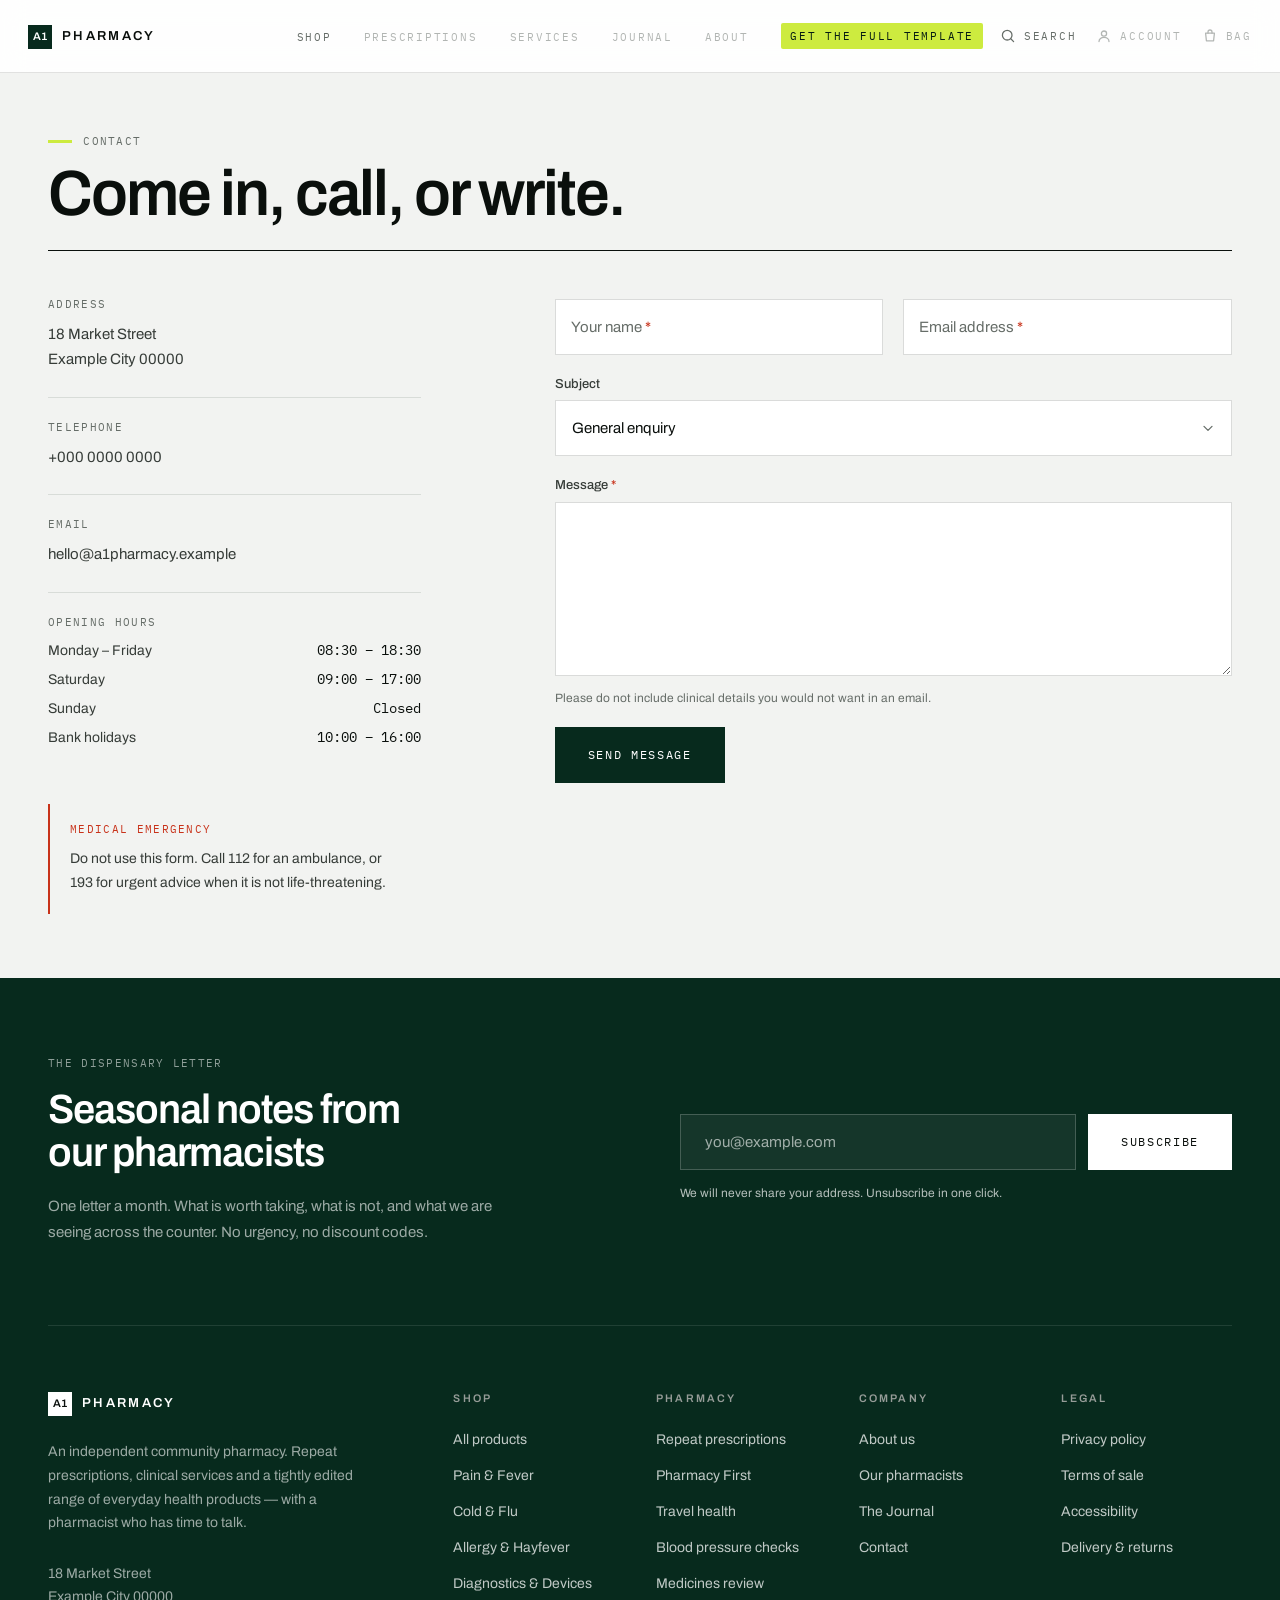
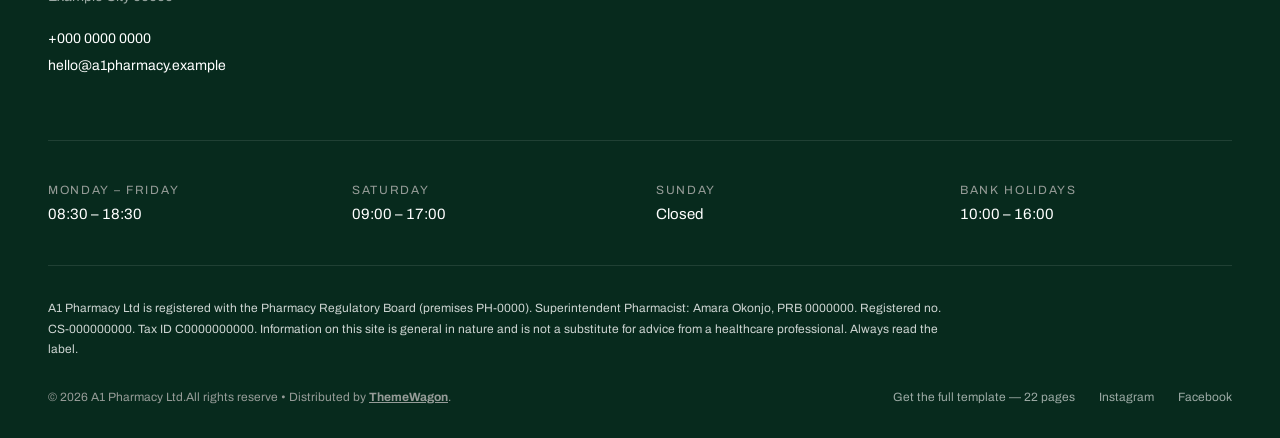
<file: a1-pharmacy-v1.0.0/contact.html>
<!doctype html>
<html lang="en">
	<head>
		<meta charset="utf-8" />
		<meta name="viewport" content="width=device-width, initial-scale=1" />

		<title>Contact — A1 Pharmacy</title>
		<meta name="description" content="Find A1 Pharmacy on Market Street. Opening hours, phone number and how to reach a pharmacist." />
		<meta name="theme-color" content="#1c4032" />
		<link rel="canonical" href="https://example.com/contact.html" />

		<meta property="og:site_name" content="A1 Pharmacy" />
		<meta property="og:type" content="website" />
		<meta property="og:url" content="https://example.com/contact.html" />
		<meta property="og:title" content="Contact — A1 Pharmacy" />
		<meta property="og:description" content="Find A1 Pharmacy on Market Street. Opening hours, phone number and how to reach a pharmacist." />
		<meta name="twitter:card" content="summary" />

		<link rel="icon" href="favicon.svg" type="image/svg+xml" />

		<!-- The typeface used by the first line of every page. -->
		<link
			rel="preload"
			href="fonts/archivo-latin-wdth-normal.woff2"
			as="font"
			type="font/woff2"
			crossorigin
		/>

		<!-- Shared styles. Page-specific rules follow, so they can override. -->
		<link rel="stylesheet" href="css/main.css" />
		<link rel="stylesheet" href="css/pages/contact.css" />
	</head>

	<body>
		<div class="page">
			<a href="#main" class="skip-link visually-hidden-focusable">Skip to content</a>

			<header class="site-header" data-site-header>
				<nav class="site-header__inner" aria-label="Primary">
					<div class="site-header__bar">
						<!-- Left: wordmark -->
						<a href="index.html" aria-label="A1 Pharmacy — home" data-nav-plain>
							<span class="logo">
					<span class="logo__mark" aria-hidden="true">A1</span>
					<span class="logo__name">Pharmacy</span>
				</span>
						</a>

						<!-- Centre: navigation -->
						<ul class="primary-nav">
						<li>
							<a
								href="shop.html"
								class="nav-link" data-mega-trigger="shop" aria-expanded="false" aria-controls="mega-shop"
							>Shop</a>
						</li>
						<li>
							<a class="nav-link--inert nav-link" data-nav-plain>Prescriptions</a>
						</li>
						<li>
							<a class="nav-link--inert nav-link" data-mega-trigger="services" aria-expanded="false" aria-controls="mega-services">Services</a>
						</li>
						<li>
							<a class="nav-link--inert nav-link" data-nav-plain>Journal</a>
						</li>
						<li>
							<a class="nav-link--inert nav-link" data-nav-plain>About</a>
						</li>
						<li>
							<a href="https://paragonslash.gumroad.com/l/a1pharmacy?referrer=https%3A%2F%2Fthemes.skylighter.app%2Ffree-edition" rel="noreferrer noopener" target="_blank" class="nav-link nav-link--upgrade" data-nav-plain>Get the full template</a>
						</li>
						</ul>

						<!-- Right: utilities -->
						<div class="header-tools">
							<button
								type="button"
								class="nav-link header-tools__optional"
								data-overlay-open="search"
								aria-expanded="false"
								aria-controls="site-search-overlay"
							>
								<svg class="nav-link__icon" viewBox="0 0 20 20" fill="none" stroke="currentColor" stroke-width="1.6" aria-hidden="true"><circle cx="9" cy="9" r="6" /><path d="M13.5 13.5L17 17" stroke-linecap="round" /></svg>
								Search
							</button>

							<a class="nav-link--inert nav-link header-tools__optional">
								<svg class="nav-link__icon" viewBox="0 0 20 20" fill="none" stroke="currentColor" stroke-width="1.6" aria-hidden="true"><circle cx="10" cy="7" r="3.25" /><path d="M3.75 17c0-3.2 2.8-5.25 6.25-5.25S16.25 13.8 16.25 17" stroke-linecap="round" /></svg>
								Account
							</a>

							<!--
								The bag is a plain link. The preview below it is a hover
								convenience only — nothing here is reachable by hovering alone.
							-->
							<a class="nav-link--inert nav-link nav-link--emphasis">
								<svg class="nav-link__icon" viewBox="0 0 20 20" fill="none" stroke="currentColor" stroke-width="1.6" aria-hidden="true"><path d="M4.5 6.5h11l-1 9.5h-9z" stroke-linejoin="round" /><path d="M7.5 6.5V5a2.5 2.5 0 015 0v1.5" stroke-linecap="round" /></svg>
								Bag
							</a>

							<button
								type="button"
								class="menu-toggle"
								data-overlay-open="mobile-nav"
								aria-expanded="false"
								aria-controls="mobile-nav-overlay"
								aria-label="Open menu"
							>
								<span class="menu-toggle__bar"></span>
								<span class="menu-toggle__bar"></span>
							</button>
						</div>
					</div>
				</nav>

				<div class="mega-panel" id="mega-shop" data-mega-panel="shop" role="region" aria-label="Shop menu">
					<div class="mega-panel__inner">
						<p class="label mega-panel__heading">Index</p>

						<ul class="mega-index">
							<li class="mega-index__item">
								<a href="shop.html?category=pain-and-fever" class="mega-index__link">
									<span class="index-no">01</span>
									<span class="mega-index__name">Pain &amp; Fever</span>
								</a>
							</li>
							<li class="mega-index__item">
								<a href="shop.html?category=cold-and-flu" class="mega-index__link">
									<span class="index-no">02</span>
									<span class="mega-index__name">Cold &amp; Flu</span>
								</a>
							</li>
							<li class="mega-index__item">
								<a href="shop.html?category=allergy-and-hayfever" class="mega-index__link">
									<span class="index-no">03</span>
									<span class="mega-index__name">Allergy &amp; Hayfever</span>
								</a>
							</li>
							<li class="mega-index__item">
								<a href="shop.html?category=digestive-health" class="mega-index__link">
									<span class="index-no">04</span>
									<span class="mega-index__name">Digestive Health</span>
								</a>
							</li>
							<li class="mega-index__item">
								<a href="shop.html?category=skin-and-wound-care" class="mega-index__link">
									<span class="index-no">05</span>
									<span class="mega-index__name">Skin &amp; Wound Care</span>
								</a>
							</li>
							<li class="mega-index__item">
								<a href="shop.html?category=eye-ear-and-oral" class="mega-index__link">
									<span class="index-no">06</span>
									<span class="mega-index__name">Eye, Ear &amp; Oral</span>
								</a>
							</li>
							<li class="mega-index__item">
								<a href="shop.html?category=vitamins-and-supplements" class="mega-index__link">
									<span class="index-no">07</span>
									<span class="mega-index__name">Vitamins &amp; Supplements</span>
								</a>
							</li>
							<li class="mega-index__item">
								<a href="shop.html?category=diagnostics-and-devices" class="mega-index__link">
									<span class="index-no">08</span>
									<span class="mega-index__name">Diagnostics &amp; Devices</span>
								</a>
							</li>
						</ul>

						<div class="mega-featured">
							<p class="label">Selected</p>
							<div class="mega-featured__grid">
								<a href="product.html" class="mega-featured__link">
									<div class="plate plate--lit" style="--plate-ratio: 4 / 5">
						<img
							src="images/products/pk-bottle-tablets.webp"
							alt="Paracetamol 500mg Tablets"
							width="1100" height="1100"
							sizes="16vw"
							loading="lazy"
							decoding="async"
							
							class="mega-featured__image"
						/>
					</div>
									<p class="mega-featured__item-no">001</p>
									<p class="mega-featured__name">Paracetamol 500mg Tablets</p>
									<p class="mega-featured__price" data-numeric>$25.00</p>
								</a>
								<a href="product.html" class="mega-featured__link">
									<div class="plate plate--lit" style="--plate-ratio: 4 / 5">
						<img
							src="images/products/pk-bottle-capsules.webp"
							alt="Omeprazole 20mg Capsules"
							width="1100" height="1100"
							sizes="16vw"
							loading="lazy"
							decoding="async"
							
							class="mega-featured__image"
						/>
					</div>
									<p class="mega-featured__item-no">014</p>
									<p class="mega-featured__name">Omeprazole 20mg Capsules</p>
									<p class="mega-featured__price" data-numeric>$110.00</p>
								</a>
							</div>
						</div>
					</div>
				</div>
				<div class="mega-panel" id="mega-services" data-mega-panel="services" role="region" aria-label="Services menu">
					<div class="mega-panel__inner">
						<p class="label mega-panel__heading">Services</p>
						<ul class="mega-index mega-index--wide">
							<li class="mega-index__item">
								<a class="mega-index__link mega-index__link--stacked" data-inert>
									<span class="mega-index__row">
										<span class="index-no">01</span>
										<span class="mega-index__name">Repeat Prescriptions</span>
									</span>
									<span class="mega-index__summary">Order, track and collect — or have them delivered free within five miles.</span>
								</a>
							</li>
							<li class="mega-index__item">
								<a class="mega-index__link mega-index__link--stacked" data-inert>
									<span class="mega-index__row">
										<span class="index-no">02</span>
										<span class="mega-index__name">Pharmacy First Consultations</span>
									</span>
									<span class="mega-index__summary">Seven common conditions assessed and treated without a GP appointment.</span>
								</a>
							</li>
							<li class="mega-index__item">
								<a class="mega-index__link mega-index__link--stacked" data-inert>
									<span class="mega-index__row">
										<span class="index-no">03</span>
										<span class="mega-index__name">Travel Health &amp; Vaccination</span>
									</span>
									<span class="mega-index__summary">A risk assessment for where you are actually going, then the schedule to match.</span>
								</a>
							</li>
							<li class="mega-index__item">
								<a class="mega-index__link mega-index__link--stacked" data-inert>
									<span class="mega-index__row">
										<span class="index-no">04</span>
										<span class="mega-index__name">Blood Pressure Checks</span>
									</span>
									<span class="mega-index__summary">A proper seated reading, and someone to interpret it with you.</span>
								</a>
							</li>
							<li class="mega-index__item">
								<a class="mega-index__link mega-index__link--stacked" data-inert>
									<span class="mega-index__row">
										<span class="index-no">05</span>
										<span class="mega-index__name">Structured Medicines Review</span>
									</span>
									<span class="mega-index__summary">Twenty minutes on what you take, why, and what could come off the list.</span>
								</a>
							</li>
							<li class="mega-index__item">
								<a class="mega-index__link mega-index__link--stacked" data-inert>
									<span class="mega-index__row">
										<span class="index-no">06</span>
										<span class="mega-index__name">Health Screening</span>
									</span>
									<span class="mega-index__summary">Cholesterol, HbA1c and kidney function, with the results explained properly.</span>
								</a>
							</li>
						</ul>
					</div>
				</div>
			</header>
			<!-- ── Mobile menu ───────────────────────────────────────────────── -->
			<div class="overlay overlay--nav" id="mobile-nav-overlay" data-overlay="mobile-nav" hidden>
				<button type="button" class="overlay__scrim" data-overlay-close tabindex="-1" aria-label="Close menu"></button>

				<div class="overlay__panel" data-overlay-panel role="dialog" aria-modal="true" aria-label="Menu">
					<nav class="shell" aria-label="Mobile">
						<ul>
							<li>
								<a href="shop.html" class="mobile-nav__link" style="--row-index: 0">
									Shop
									<svg class="mobile-nav__chevron" viewBox="0 0 16 16" fill="none" stroke="currentColor" stroke-width="1.5" aria-hidden="true"><path d="M2.5 8h11M9 3.5L13.5 8 9 12.5" stroke-linecap="round" stroke-linejoin="round" /></svg>
								</a>
							</li>
							<li>
								<a class="mobile-nav__link" style="--row-index: 1" data-inert>
									Prescriptions
									<svg class="mobile-nav__chevron" viewBox="0 0 16 16" fill="none" stroke="currentColor" stroke-width="1.5" aria-hidden="true"><path d="M2.5 8h11M9 3.5L13.5 8 9 12.5" stroke-linecap="round" stroke-linejoin="round" /></svg>
								</a>
							</li>
							<li>
								<a class="mobile-nav__link" style="--row-index: 2" data-inert>
									Services
									<svg class="mobile-nav__chevron" viewBox="0 0 16 16" fill="none" stroke="currentColor" stroke-width="1.5" aria-hidden="true"><path d="M2.5 8h11M9 3.5L13.5 8 9 12.5" stroke-linecap="round" stroke-linejoin="round" /></svg>
								</a>
							</li>
							<li>
								<a class="mobile-nav__link" style="--row-index: 3" data-inert>
									Journal
									<svg class="mobile-nav__chevron" viewBox="0 0 16 16" fill="none" stroke="currentColor" stroke-width="1.5" aria-hidden="true"><path d="M2.5 8h11M9 3.5L13.5 8 9 12.5" stroke-linecap="round" stroke-linejoin="round" /></svg>
								</a>
							</li>
							<li>
								<a class="mobile-nav__link" style="--row-index: 4" data-inert>
									About
									<svg class="mobile-nav__chevron" viewBox="0 0 16 16" fill="none" stroke="currentColor" stroke-width="1.5" aria-hidden="true"><path d="M2.5 8h11M9 3.5L13.5 8 9 12.5" stroke-linecap="round" stroke-linejoin="round" /></svg>
								</a>
							</li>
							<li>
								<a href="https://paragonslash.gumroad.com/l/a1pharmacy?referrer=https%3A%2F%2Fthemes.skylighter.app%2Ffree-edition" rel="noreferrer noopener" target="_blank" class="mobile-nav__link" style="--row-index: 5">Get the full template
									<svg class="mobile-nav__chevron" viewBox="0 0 16 16" fill="none" stroke="currentColor" stroke-width="1.5" aria-hidden="true"><path d="M2.5 8h11M9 3.5L13.5 8 9 12.5" stroke-linecap="round" stroke-linejoin="round" /></svg>
								</a>
							</li>
						</ul>

						<div class="mobile-nav__section">
							<p class="label mobile-nav__heading">Categories</p>
							<ul class="mobile-nav__chips">
								<li><a href="shop.html?category=pain-and-fever" class="chip">Pain &amp; Fever</a></li>
								<li><a href="shop.html?category=cold-and-flu" class="chip">Cold &amp; Flu</a></li>
								<li><a href="shop.html?category=allergy-and-hayfever" class="chip">Allergy &amp; Hayfever</a></li>
								<li><a href="shop.html?category=digestive-health" class="chip">Digestive Health</a></li>
								<li><a href="shop.html?category=skin-and-wound-care" class="chip">Skin &amp; Wound Care</a></li>
								<li><a href="shop.html?category=eye-ear-and-oral" class="chip">Eye, Ear &amp; Oral</a></li>
								<li><a href="shop.html?category=vitamins-and-supplements" class="chip">Vitamins &amp; Supplements</a></li>
								<li><a href="shop.html?category=diagnostics-and-devices" class="chip">Diagnostics &amp; Devices</a></li>
							</ul>

							<div class="mobile-nav__footer">
								<a class="link-rule" data-inert>Your account</a>
								<a href="tel:+0000000000" class="link-rule">+000 0000 0000</a>
								<p style="color: var(--color-ink-3)">18 Market Street, Example City 00000</p>
							</div>
						</div>
					</nav>
				</div>
			</div>

			<!-- ── Search ────────────────────────────────────────────────────── -->
			<div class="overlay overlay--search" id="site-search-overlay" data-overlay="search" hidden>
				<button type="button" class="overlay__scrim" data-overlay-close tabindex="-1" aria-label="Close search"></button>

				<div class="overlay__panel" data-overlay-panel role="dialog" aria-modal="true" aria-label="Search">
					<div class="shell">
						<form role="search" data-search-form>
							<label for="site-search" class="label">Search the pharmacy</label>

							<div class="search-field">
								<svg class="search-field__icon" viewBox="0 0 20 20" fill="none" stroke="currentColor" stroke-width="1.5" aria-hidden="true">
									<circle cx="9" cy="9" r="6" />
									<path d="M13.5 13.5L17 17" stroke-linecap="round" />
								</svg>

								<input
									id="site-search"
									name="q"
									type="search"
									class="search-field__input"
									placeholder="Magnesium, eczema, thermometer…"
									autocomplete="off"
									data-overlay-autofocus
								/>

								<button type="button" class="search-field__close" data-overlay-close aria-label="Close search">
									<svg viewBox="0 0 20 20" fill="none" stroke="currentColor" stroke-width="1.5" aria-hidden="true" style="width:1.25rem;height:1.25rem">
										<path d="M5 5l10 10M15 5L5 15" stroke-linecap="round" />
									</svg>
								</button>
							</div>
						</form>

						<!-- Shown while the field is empty. -->
						<div class="search-suggestions">
							<div>
								<p class="label">Common searches</p>
								<ul class="search-suggestions__chips">
								<li><button type="button" class="chip">Paracetamol</button></li>
								<li><button type="button" class="chip">Vitamin D</button></li>
								<li><button type="button" class="chip">Hayfever</button></li>
								<li><button type="button" class="chip">Eczema</button></li>
								<li><button type="button" class="chip">Thermometer</button></li>
								</ul>
							</div>

							<div>
								<p class="label">Browse</p>
								<ul class="search-suggestions__links">
								<li><a href="shop.html?category=pain-and-fever" class="link-rule">Pain &amp; Fever</a></li>
								<li><a href="shop.html?category=cold-and-flu" class="link-rule">Cold &amp; Flu</a></li>
								<li><a href="shop.html?category=allergy-and-hayfever" class="link-rule">Allergy &amp; Hayfever</a></li>
								<li><a href="shop.html?category=digestive-health" class="link-rule">Digestive Health</a></li>
								<li><a href="shop.html?category=skin-and-wound-care" class="link-rule">Skin &amp; Wound Care</a></li>
								<li><a href="shop.html?category=eye-ear-and-oral" class="link-rule">Eye, Ear &amp; Oral</a></li>
								</ul>
							</div>
						</div>
					</div>
				</div>
			</div>

			<main class="page__main" id="main">
				<section class="shell section section--snug">
					<div class="section-heading section-heading--strong">
						<p class="label label--mark">Contact</p>
						<h1 class="text-d2 section-heading__title section-heading__title--measure">Come in, call, or write.</h1>
					</div>

					<div class="contact-layout">
						<!-- Details -->
						<div class="contact-details">
							<dl class="contact-details__list">
								<div class="contact-details__row">
									<dt class="label">Address</dt>
									<dd class="contact-details__value">
										18 Market Street<br />
										Example City 00000
									</dd>
								</div>
								<div class="contact-details__row">
									<dt class="label">Telephone</dt>
									<dd class="contact-details__value">
										<a href="tel:+0000000000" class="link-rule">+000 0000 0000</a>
									</dd>
								</div>
								<div class="contact-details__row">
									<dt class="label">Email</dt>
									<dd class="contact-details__value">
										<a href="mailto:hello@a1pharmacy.example" class="link-rule">hello@a1pharmacy.example</a>
									</dd>
								</div>
								<div class="contact-details__row">
									<dt class="label">Opening hours</dt>
									<dd class="contact-hours">
								<div class="contact-hours__row">
									<span>Monday – Friday</span>
									<span class="contact-hours__time">08:30 – 18:30</span>
								</div>
								<div class="contact-hours__row">
									<span>Saturday</span>
									<span class="contact-hours__time">09:00 – 17:00</span>
								</div>
								<div class="contact-hours__row">
									<span>Sunday</span>
									<span class="contact-hours__time">Closed</span>
								</div>
								<div class="contact-hours__row">
									<span>Bank holidays</span>
									<span class="contact-hours__time">10:00 – 16:00</span>
								</div>
									</dd>
								</div>
							</dl>

							<div class="notice notice--danger contact-emergency">
								<p class="label label--danger">Medical emergency</p>
								<p class="notice__body">
									Do not use this form. Call 112 for an ambulance, or 193 for urgent advice
									when it is not life-threatening.
								</p>
							</div>
						</div>

						<!-- Form -->
						<div class="contact-form">
							<!-- Point this at your own endpoint — action="" submits nowhere. -->
							<form class="form-grid" data-validated-form novalidate>
						<div class="field">
							<div class="field__control-wrap">
								<input
									id="field-name"
									name="name"
									type="text"
									class="field__control field__control--input"
									placeholder=" "
									autocomplete="name"
									required
									data-validate="required"
									
									
								/>
								<label for="field-name" class="field__label-floating">
									Your name<span class="field__required" aria-hidden="true"> *</span>
								</label>
							</div>
							
							<p class="field__error" data-error-for="name" hidden>
								<svg viewBox="0 0 20 20" fill="none" stroke="currentColor" stroke-width="1.7" aria-hidden="true">
									<circle cx="10" cy="10" r="7.5" />
									<path d="M10 6.5v4.5M10 13.5v.5" stroke-linecap="round" />
								</svg>
								<span data-error-text></span>
							</p>
						</div>
						<div class="field">
							<div class="field__control-wrap">
								<input
									id="field-email"
									name="email"
									type="email"
									class="field__control field__control--input"
									placeholder=" "
									autocomplete="email"
									required
									data-validate="email"
									
									
								/>
								<label for="field-email" class="field__label-floating">
									Email address<span class="field__required" aria-hidden="true"> *</span>
								</label>
							</div>
							
							<p class="field__error" data-error-for="email" hidden>
								<svg viewBox="0 0 20 20" fill="none" stroke="currentColor" stroke-width="1.7" aria-hidden="true">
									<circle cx="10" cy="10" r="7.5" />
									<path d="M10 6.5v4.5M10 13.5v.5" stroke-linecap="round" />
								</svg>
								<span data-error-text></span>
							</p>
						</div>
						<div class="field form-grid__full">
							<label for="field-subject" class="field__label">Subject</label>
							<div class="field__control-wrap">
								<select id="field-subject" name="subject" class="field__control field__control--select">
									<option value="General enquiry">General enquiry</option>
									<option value="Prescription">Prescription query</option>
									<option value="Order">Order or delivery</option>
									<option value="Clinical">Clinical service booking</option>
									<option value="Complaint">Complaint or feedback</option>
								</select>
								<svg class="field__chevron" viewBox="0 0 20 20" fill="none" stroke="currentColor" stroke-width="1.6" aria-hidden="true">
									<path d="M5 8l5 5 5-5" stroke-linecap="round" stroke-linejoin="round" />
								</svg>
							</div>
						</div>
						<div class="field form-grid__full">
							<label for="field-message" class="field__label">
								Message<span class="field__required" aria-hidden="true"> *</span>
							</label>
							<div class="field__control-wrap">
								<textarea
									id="field-message"
									name="message"
									rows="6"
									class="field__control field__control--textarea"
									required
									data-validate="message"
									
									aria-describedby="field-message-hint"
								></textarea>
							</div>
							<p class="field__hint" id="field-message-hint" data-hint-for="message">Please do not include clinical details you would not want in an email.</p>
							<p class="field__error" data-error-for="message" hidden>
								<svg viewBox="0 0 20 20" fill="none" stroke="currentColor" stroke-width="1.7" aria-hidden="true">
									<circle cx="10" cy="10" r="7.5" />
									<path d="M10 6.5v4.5M10 13.5v.5" stroke-linecap="round" />
								</svg>
								<span data-error-text></span>
							</p>
						</div>
								<div class="form-grid__full">
									<button type="submit" class="button button--primary button--lg">
										<span class="button__label">Send message</span>
									</button>
								</div>
							</form>
						</div>
					</div>
				</section>
			</main>

			<footer class="site-footer" data-surface="dark">
				<div class="shell">
					<!-- Newsletter -->
					<div class="newsletter">
						<div data-reveal-on-scroll>
							<p class="label label--light">The dispensary letter</p>
							<h2 class="text-d3 newsletter__title">Seasonal notes from our pharmacists</h2>
							<p class="newsletter__body">
								One letter a month. What is worth taking, what is not, and what we are seeing
								across the counter. No urgency, no discount codes.
							</p>
						</div>

						<div class="newsletter__form-column" data-reveal-on-scroll data-reveal-delay="140">
							<form class="newsletter__form">
								<div class="newsletter__input-wrap">
									<label for="newsletter-email" class="visually-hidden">Email address</label>
									<input
										id="newsletter-email"
										name="email"
										type="email"
										class="newsletter__input"
										placeholder="you@example.com"
										autocomplete="email"
										required
									/>
								</div>
								<button type="submit" class="button button--light button--lg">
									<span class="button__label">Subscribe</span>
								</button>
							</form>

							<p class="newsletter__note">
								We will never share your address. Unsubscribe in one click.
							</p>

						</div>
					</div>

					<!-- Link columns -->
					<div class="footer-columns">
						<div class="footer-columns__identity">
							<span class="logo logo--light">
					<span class="logo__mark" aria-hidden="true">A1</span>
					<span class="logo__name">Pharmacy</span>
				</span>
							<p class="footer-columns__description">An independent community pharmacy. Repeat prescriptions, clinical services and a tightly edited range of everyday health products — with a pharmacist who has time to talk.</p>

							<address class="footer-columns__address">
								<p>18 Market Street</p>
								<p>Example City 00000</p>
							</address>

							<div class="footer-columns__contact">
								<a href="tel:+0000000000" class="link-rule">+000 0000 0000</a>
								<a href="mailto:hello@a1pharmacy.example" class="link-rule">hello@a1pharmacy.example</a>
							</div>
						</div>

					<div>
						<h3 class="footer-column__heading">Shop</h3>
						<ul class="footer-column__list">
							<li><a href="shop.html" class="footer-column__link">All products</a></li>
							<li><a href="shop.html?category=pain-and-fever" class="footer-column__link">Pain &amp; Fever</a></li>
							<li><a href="shop.html?category=cold-and-flu" class="footer-column__link">Cold &amp; Flu</a></li>
							<li><a href="shop.html?category=allergy-and-hayfever" class="footer-column__link">Allergy &amp; Hayfever</a></li>
							<li><a href="shop.html?category=diagnostics-and-devices" class="footer-column__link">Diagnostics &amp; Devices</a></li>
						</ul>
					</div>
					<div>
						<h3 class="footer-column__heading">Pharmacy</h3>
						<ul class="footer-column__list">
							<li><a class="footer-column__link" data-inert>Repeat prescriptions</a></li>
							<li><a class="footer-column__link" data-inert>Pharmacy First</a></li>
							<li><a class="footer-column__link" data-inert>Travel health</a></li>
							<li><a class="footer-column__link" data-inert>Blood pressure checks</a></li>
							<li><a class="footer-column__link" data-inert>Medicines review</a></li>
						</ul>
					</div>
					<div>
						<h3 class="footer-column__heading">Company</h3>
						<ul class="footer-column__list">
							<li><a class="footer-column__link" data-inert>About us</a></li>
							<li><a class="footer-column__link" data-inert>Our pharmacists</a></li>
							<li><a class="footer-column__link" data-inert>The Journal</a></li>
							<li><a href="contact.html" class="footer-column__link">Contact</a></li>
						</ul>
					</div>
					<div>
						<h3 class="footer-column__heading">Legal</h3>
						<ul class="footer-column__list">
							<li><a class="footer-column__link" data-inert>Privacy policy</a></li>
							<li><a class="footer-column__link" data-inert>Terms of sale</a></li>
							<li><a class="footer-column__link" data-inert>Accessibility</a></li>
							<li><a class="footer-column__link" data-inert>Delivery &amp; returns</a></li>
						</ul>
					</div>
					</div>

					<!-- Opening hours -->
					<div class="footer-hours">
					<div class="footer-hours__slot">
						<p class="footer-hours__days">Monday – Friday</p>
						<p class="footer-hours__time" data-numeric>08:30 – 18:30</p>
					</div>
					<div class="footer-hours__slot">
						<p class="footer-hours__days">Saturday</p>
						<p class="footer-hours__time" data-numeric>09:00 – 17:00</p>
					</div>
					<div class="footer-hours__slot">
						<p class="footer-hours__days">Sunday</p>
						<p class="footer-hours__time" data-numeric>Closed</p>
					</div>
					<div class="footer-hours__slot">
						<p class="footer-hours__days">Bank holidays</p>
						<p class="footer-hours__time" data-numeric>10:00 – 16:00</p>
					</div>
					</div>

					<!-- Regulatory -->
					<div class="footer-legal">
						<p class="footer-legal__statement">
							A1 Pharmacy Ltd is registered with the Pharmacy Regulatory Board
							(premises PH-0000). Superintendent Pharmacist:
							Amara Okonjo, PRB 0000000.
							Registered no. CS-000000000. Tax ID
							C0000000000. Information on this site is general in nature
							and is not a substitute for advice from a healthcare professional. Always read the label.
						</p>

						<div class="footer-legal__meta">
							<p class="footer-legal__copyright">
								© <span data-current-year>2026</span> A1 Pharmacy Ltd.All rights reserve &bull; Distributed by <a href="https://themewagon.com" target="_blank" style="text-decoration: underline; font-weight:bold">ThemeWagon</a>.
							</p>

							<div class="footer-legal__links">
						<a href="https://paragonslash.gumroad.com/l/a1pharmacy?referrer=https%3A%2F%2Fthemes.skylighter.app%2Ffree-edition" rel="noreferrer noopener" target="_blank" class="footer-legal__link">Get the full template — 22 pages</a>
						<a href="#!" class="footer-legal__link" rel="noreferrer noopener">Instagram</a>
						<a href="#!" class="footer-legal__link" rel="noreferrer noopener">Facebook</a>
							</div>
						</div>
					</div>
				</div>
			</footer>

			<!--
				Toasts. The region stays empty until js/toasts.js is called from
				your own code — see A1.toasts.show() in js/toasts.js.
			-->
			<div class="toast-region" data-toast-region role="status" aria-live="polite"></div>
		</div>

		<!--
			Shared scripts, in dependency order. "defer" keeps them off the parser's
			critical path and guarantees they run in the order written.
		-->
			<!--
				Shared scripts. Every one of them looks for its own data-* attributes
				and does nothing if they're not on the page, so the same set works
				unchanged on every page -- there's no dependency order to keep straight.
			-->
			<script src="js/toasts.js" defer></script>
			<script src="js/header.js" defer></script>
			<script src="js/overlays.js" defer></script>
			<script src="js/reveal.js" defer></script>
			<script src="js/forms.js" defer></script>
		</body>
	</html>
</file>
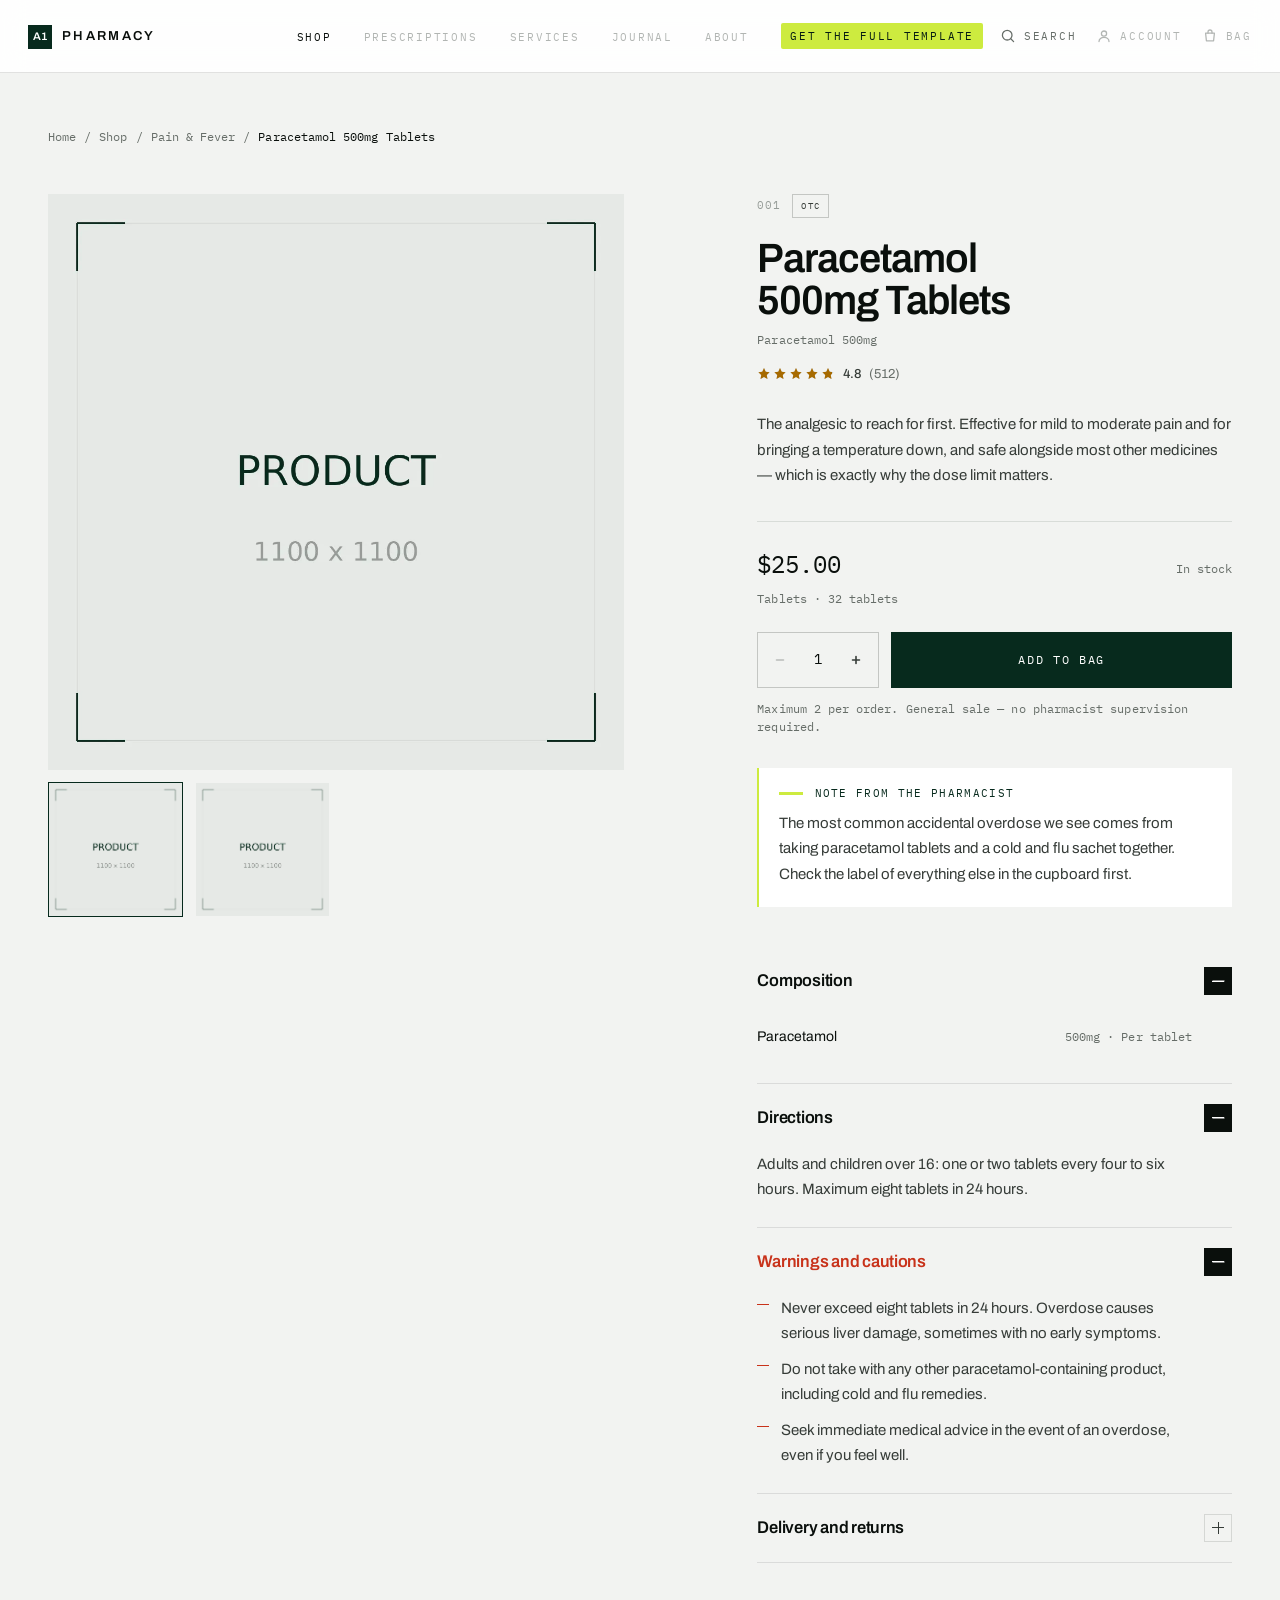
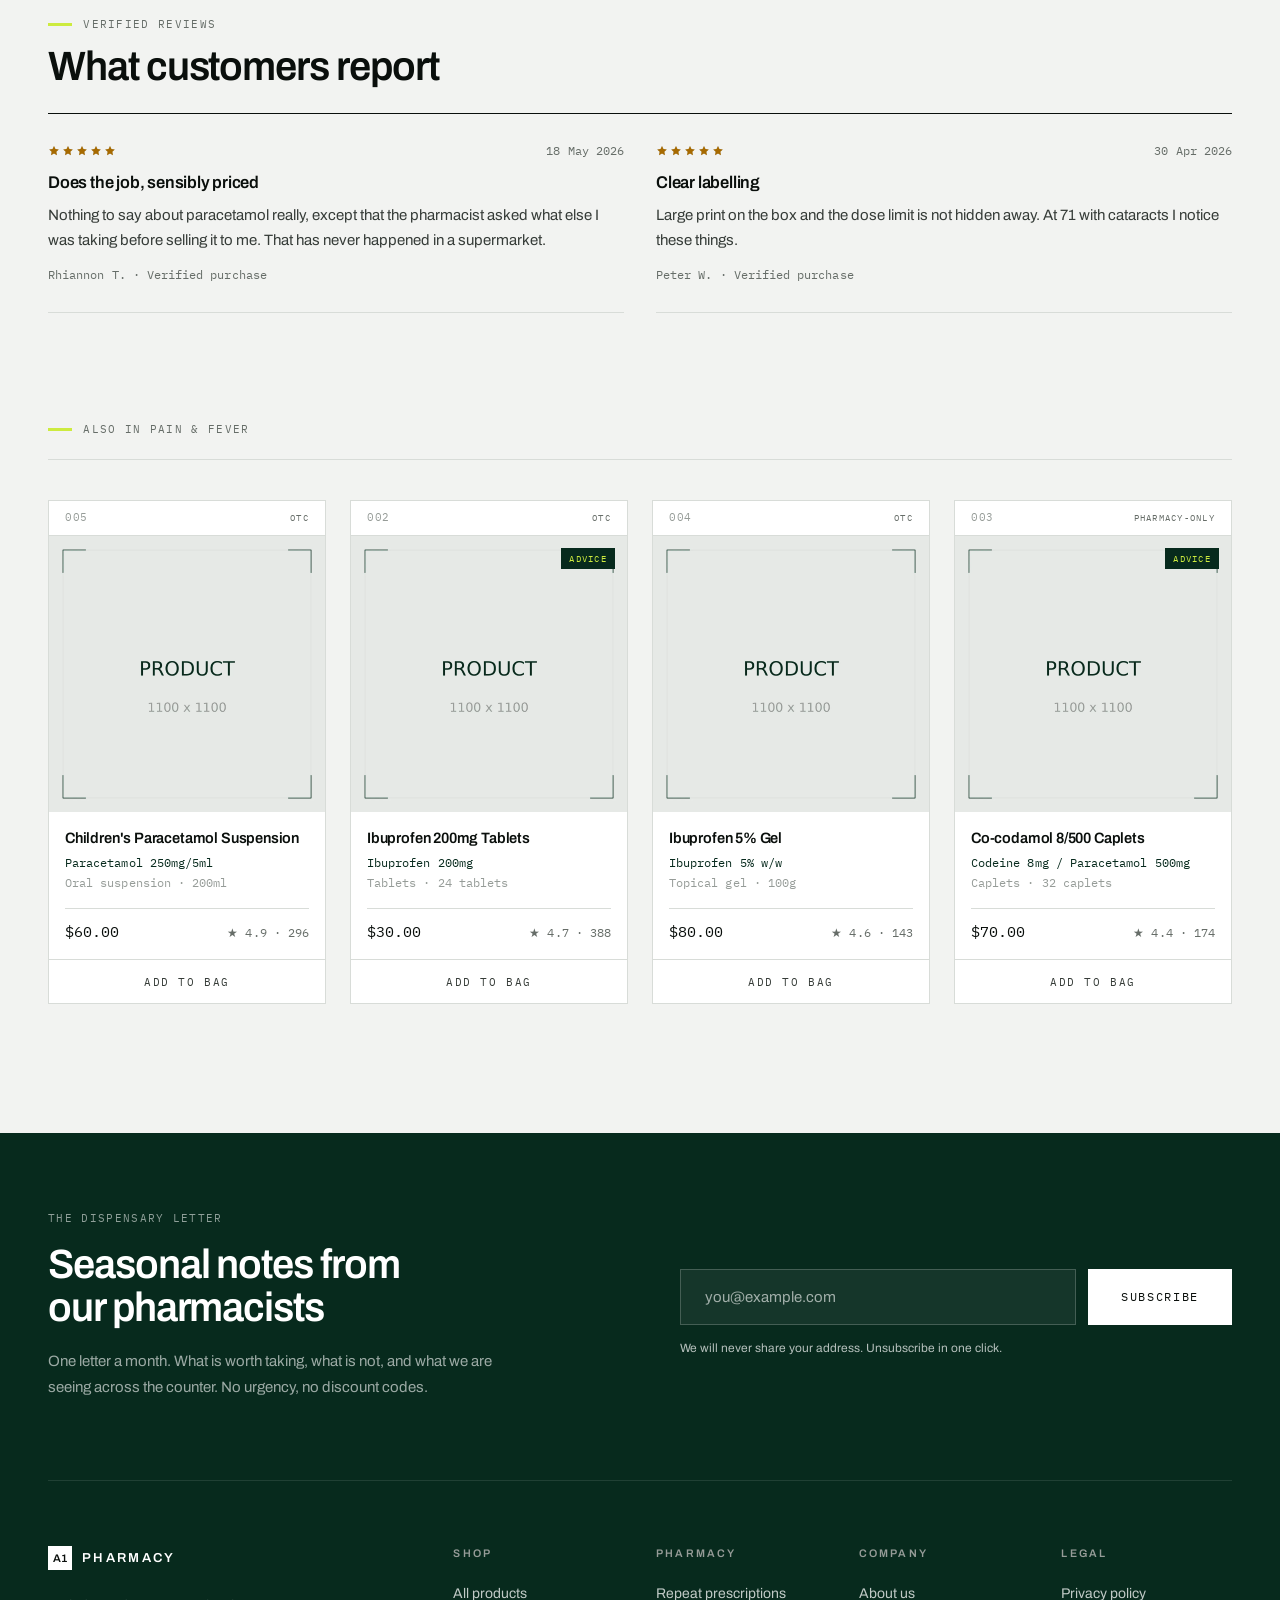
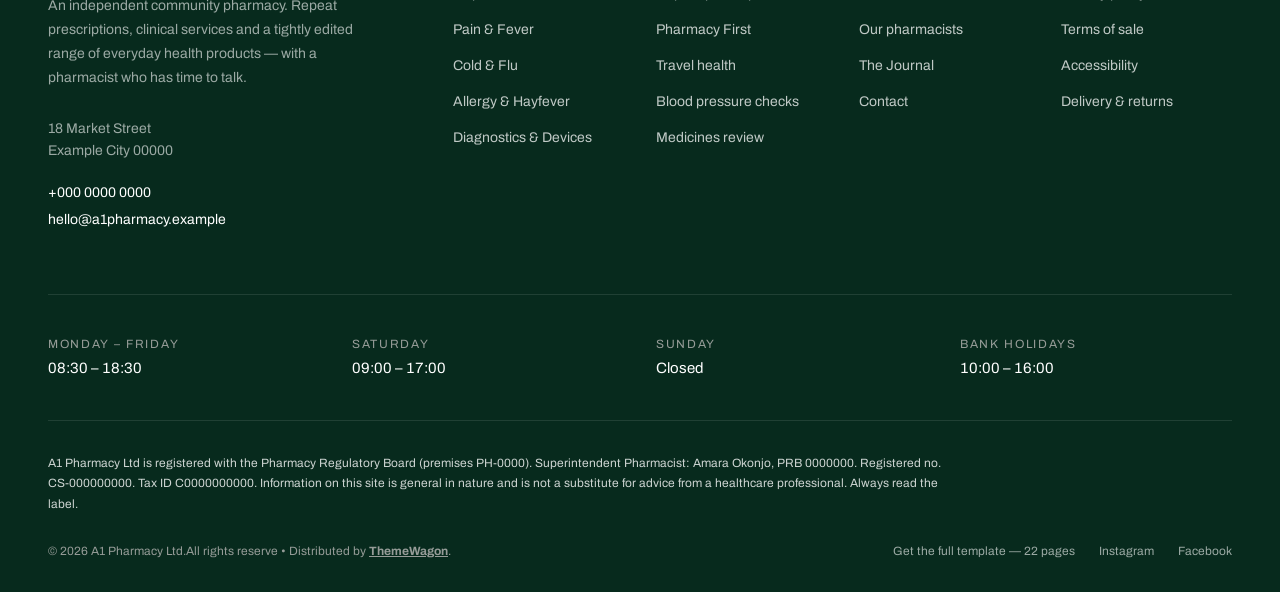
<file: a1-pharmacy-v1.0.0/product.html>
<!doctype html>
<html lang="en">
	<head>
		<meta charset="utf-8" />
		<meta name="viewport" content="width=device-width, initial-scale=1" />

		<title>Paracetamol 500mg Tablets — A1 Pharmacy</title>
		<meta name="description" content="The analgesic to reach for first. Effective for mild to moderate pain and for bringing a temperature down, and safe alongside most other medicines — which " />
		<meta name="theme-color" content="#1c4032" />
		<link rel="canonical" href="https://example.com/product.html" />

		<meta property="og:site_name" content="A1 Pharmacy" />
		<meta property="og:type" content="website" />
		<meta property="og:url" content="https://example.com/product.html" />
		<meta property="og:title" content="Paracetamol 500mg Tablets — A1 Pharmacy" />
		<meta property="og:description" content="The analgesic to reach for first. Effective for mild to moderate pain and for bringing a temperature down, and safe alongside most other medicines — which " />
		<meta name="twitter:card" content="summary" />

		<link rel="icon" href="favicon.svg" type="image/svg+xml" />

		<!-- The typeface used by the first line of every page. -->
		<link
			rel="preload"
			href="fonts/archivo-latin-wdth-normal.woff2"
			as="font"
			type="font/woff2"
			crossorigin
		/>

		<!-- Shared styles. Page-specific rules follow, so they can override. -->
		<link rel="stylesheet" href="css/main.css" />
		<link rel="stylesheet" href="css/pages/product.css" />

		<script type="application/ld+json">{"@context":"https://schema.org","@type":"Product","name":"Paracetamol 500mg Tablets","description":"The analgesic to reach for first. Effective for mild to moderate pain and for bringing a temperature down, and safe alongside most other medicines — which is exactly why the dose limit matters.","sku":"001","brand":{"@type":"Brand","name":"A1 Pharmacy"},"category":"Pain & Fever","offers":{"@type":"Offer","price":"25.00","priceCurrency":"USD","availability":"https://schema.org/InStock"},"aggregateRating":{"@type":"AggregateRating","ratingValue":4.8,"reviewCount":512}}</script>
	</head>

	<body>
		<div class="page">
			<a href="#main" class="skip-link visually-hidden-focusable">Skip to content</a>

			<header class="site-header" data-site-header>
				<nav class="site-header__inner" aria-label="Primary">
					<div class="site-header__bar">
						<!-- Left: wordmark -->
						<a href="index.html" aria-label="A1 Pharmacy — home" data-nav-plain>
							<span class="logo">
					<span class="logo__mark" aria-hidden="true">A1</span>
					<span class="logo__name">Pharmacy</span>
				</span>
						</a>

						<!-- Centre: navigation -->
						<ul class="primary-nav">
						<li>
							<a
								href="shop.html"
								class="nav-link" data-mega-trigger="shop" aria-expanded="false" aria-controls="mega-shop" aria-current="page"
							>Shop</a>
						</li>
						<li>
							<a class="nav-link--inert nav-link" data-nav-plain>Prescriptions</a>
						</li>
						<li>
							<a class="nav-link--inert nav-link" data-mega-trigger="services" aria-expanded="false" aria-controls="mega-services">Services</a>
						</li>
						<li>
							<a class="nav-link--inert nav-link" data-nav-plain>Journal</a>
						</li>
						<li>
							<a class="nav-link--inert nav-link" data-nav-plain>About</a>
						</li>
						<li>
							<a href="https://paragonslash.gumroad.com/l/a1pharmacy?referrer=https%3A%2F%2Fthemes.skylighter.app%2Ffree-edition" rel="noreferrer noopener" target="_blank" class="nav-link nav-link--upgrade" data-nav-plain>Get the full template</a>
						</li>
						</ul>

						<!-- Right: utilities -->
						<div class="header-tools">
							<button
								type="button"
								class="nav-link header-tools__optional"
								data-overlay-open="search"
								aria-expanded="false"
								aria-controls="site-search-overlay"
							>
								<svg class="nav-link__icon" viewBox="0 0 20 20" fill="none" stroke="currentColor" stroke-width="1.6" aria-hidden="true"><circle cx="9" cy="9" r="6" /><path d="M13.5 13.5L17 17" stroke-linecap="round" /></svg>
								Search
							</button>

							<a class="nav-link--inert nav-link header-tools__optional">
								<svg class="nav-link__icon" viewBox="0 0 20 20" fill="none" stroke="currentColor" stroke-width="1.6" aria-hidden="true"><circle cx="10" cy="7" r="3.25" /><path d="M3.75 17c0-3.2 2.8-5.25 6.25-5.25S16.25 13.8 16.25 17" stroke-linecap="round" /></svg>
								Account
							</a>

							<!--
								The bag is a plain link. The preview below it is a hover
								convenience only — nothing here is reachable by hovering alone.
							-->
							<a class="nav-link--inert nav-link nav-link--emphasis">
								<svg class="nav-link__icon" viewBox="0 0 20 20" fill="none" stroke="currentColor" stroke-width="1.6" aria-hidden="true"><path d="M4.5 6.5h11l-1 9.5h-9z" stroke-linejoin="round" /><path d="M7.5 6.5V5a2.5 2.5 0 015 0v1.5" stroke-linecap="round" /></svg>
								Bag
							</a>

							<button
								type="button"
								class="menu-toggle"
								data-overlay-open="mobile-nav"
								aria-expanded="false"
								aria-controls="mobile-nav-overlay"
								aria-label="Open menu"
							>
								<span class="menu-toggle__bar"></span>
								<span class="menu-toggle__bar"></span>
							</button>
						</div>
					</div>
				</nav>

				<div class="mega-panel" id="mega-shop" data-mega-panel="shop" role="region" aria-label="Shop menu">
					<div class="mega-panel__inner">
						<p class="label mega-panel__heading">Index</p>

						<ul class="mega-index">
							<li class="mega-index__item">
								<a href="shop.html?category=pain-and-fever" class="mega-index__link">
									<span class="index-no">01</span>
									<span class="mega-index__name">Pain &amp; Fever</span>
								</a>
							</li>
							<li class="mega-index__item">
								<a href="shop.html?category=cold-and-flu" class="mega-index__link">
									<span class="index-no">02</span>
									<span class="mega-index__name">Cold &amp; Flu</span>
								</a>
							</li>
							<li class="mega-index__item">
								<a href="shop.html?category=allergy-and-hayfever" class="mega-index__link">
									<span class="index-no">03</span>
									<span class="mega-index__name">Allergy &amp; Hayfever</span>
								</a>
							</li>
							<li class="mega-index__item">
								<a href="shop.html?category=digestive-health" class="mega-index__link">
									<span class="index-no">04</span>
									<span class="mega-index__name">Digestive Health</span>
								</a>
							</li>
							<li class="mega-index__item">
								<a href="shop.html?category=skin-and-wound-care" class="mega-index__link">
									<span class="index-no">05</span>
									<span class="mega-index__name">Skin &amp; Wound Care</span>
								</a>
							</li>
							<li class="mega-index__item">
								<a href="shop.html?category=eye-ear-and-oral" class="mega-index__link">
									<span class="index-no">06</span>
									<span class="mega-index__name">Eye, Ear &amp; Oral</span>
								</a>
							</li>
							<li class="mega-index__item">
								<a href="shop.html?category=vitamins-and-supplements" class="mega-index__link">
									<span class="index-no">07</span>
									<span class="mega-index__name">Vitamins &amp; Supplements</span>
								</a>
							</li>
							<li class="mega-index__item">
								<a href="shop.html?category=diagnostics-and-devices" class="mega-index__link">
									<span class="index-no">08</span>
									<span class="mega-index__name">Diagnostics &amp; Devices</span>
								</a>
							</li>
						</ul>

						<div class="mega-featured">
							<p class="label">Selected</p>
							<div class="mega-featured__grid">
								<a href="product.html" class="mega-featured__link">
									<div class="plate plate--lit" style="--plate-ratio: 4 / 5">
						<img
							src="images/products/pk-bottle-tablets.webp"
							alt="Paracetamol 500mg Tablets"
							width="1100" height="1100"
							sizes="16vw"
							loading="lazy"
							decoding="async"
							
							class="mega-featured__image"
						/>
					</div>
									<p class="mega-featured__item-no">001</p>
									<p class="mega-featured__name">Paracetamol 500mg Tablets</p>
									<p class="mega-featured__price" data-numeric>$25.00</p>
								</a>
								<a href="product.html" class="mega-featured__link">
									<div class="plate plate--lit" style="--plate-ratio: 4 / 5">
						<img
							src="images/products/pk-bottle-capsules.webp"
							alt="Omeprazole 20mg Capsules"
							width="1100" height="1100"
							sizes="16vw"
							loading="lazy"
							decoding="async"
							
							class="mega-featured__image"
						/>
					</div>
									<p class="mega-featured__item-no">014</p>
									<p class="mega-featured__name">Omeprazole 20mg Capsules</p>
									<p class="mega-featured__price" data-numeric>$110.00</p>
								</a>
							</div>
						</div>
					</div>
				</div>
				<div class="mega-panel" id="mega-services" data-mega-panel="services" role="region" aria-label="Services menu">
					<div class="mega-panel__inner">
						<p class="label mega-panel__heading">Services</p>
						<ul class="mega-index mega-index--wide">
							<li class="mega-index__item">
								<a class="mega-index__link mega-index__link--stacked" data-inert>
									<span class="mega-index__row">
										<span class="index-no">01</span>
										<span class="mega-index__name">Repeat Prescriptions</span>
									</span>
									<span class="mega-index__summary">Order, track and collect — or have them delivered free within five miles.</span>
								</a>
							</li>
							<li class="mega-index__item">
								<a class="mega-index__link mega-index__link--stacked" data-inert>
									<span class="mega-index__row">
										<span class="index-no">02</span>
										<span class="mega-index__name">Pharmacy First Consultations</span>
									</span>
									<span class="mega-index__summary">Seven common conditions assessed and treated without a GP appointment.</span>
								</a>
							</li>
							<li class="mega-index__item">
								<a class="mega-index__link mega-index__link--stacked" data-inert>
									<span class="mega-index__row">
										<span class="index-no">03</span>
										<span class="mega-index__name">Travel Health &amp; Vaccination</span>
									</span>
									<span class="mega-index__summary">A risk assessment for where you are actually going, then the schedule to match.</span>
								</a>
							</li>
							<li class="mega-index__item">
								<a class="mega-index__link mega-index__link--stacked" data-inert>
									<span class="mega-index__row">
										<span class="index-no">04</span>
										<span class="mega-index__name">Blood Pressure Checks</span>
									</span>
									<span class="mega-index__summary">A proper seated reading, and someone to interpret it with you.</span>
								</a>
							</li>
							<li class="mega-index__item">
								<a class="mega-index__link mega-index__link--stacked" data-inert>
									<span class="mega-index__row">
										<span class="index-no">05</span>
										<span class="mega-index__name">Structured Medicines Review</span>
									</span>
									<span class="mega-index__summary">Twenty minutes on what you take, why, and what could come off the list.</span>
								</a>
							</li>
							<li class="mega-index__item">
								<a class="mega-index__link mega-index__link--stacked" data-inert>
									<span class="mega-index__row">
										<span class="index-no">06</span>
										<span class="mega-index__name">Health Screening</span>
									</span>
									<span class="mega-index__summary">Cholesterol, HbA1c and kidney function, with the results explained properly.</span>
								</a>
							</li>
						</ul>
					</div>
				</div>
			</header>
			<!-- ── Mobile menu ───────────────────────────────────────────────── -->
			<div class="overlay overlay--nav" id="mobile-nav-overlay" data-overlay="mobile-nav" hidden>
				<button type="button" class="overlay__scrim" data-overlay-close tabindex="-1" aria-label="Close menu"></button>

				<div class="overlay__panel" data-overlay-panel role="dialog" aria-modal="true" aria-label="Menu">
					<nav class="shell" aria-label="Mobile">
						<ul>
							<li>
								<a href="shop.html" class="mobile-nav__link" style="--row-index: 0">
									Shop
									<svg class="mobile-nav__chevron" viewBox="0 0 16 16" fill="none" stroke="currentColor" stroke-width="1.5" aria-hidden="true"><path d="M2.5 8h11M9 3.5L13.5 8 9 12.5" stroke-linecap="round" stroke-linejoin="round" /></svg>
								</a>
							</li>
							<li>
								<a class="mobile-nav__link" style="--row-index: 1" data-inert>
									Prescriptions
									<svg class="mobile-nav__chevron" viewBox="0 0 16 16" fill="none" stroke="currentColor" stroke-width="1.5" aria-hidden="true"><path d="M2.5 8h11M9 3.5L13.5 8 9 12.5" stroke-linecap="round" stroke-linejoin="round" /></svg>
								</a>
							</li>
							<li>
								<a class="mobile-nav__link" style="--row-index: 2" data-inert>
									Services
									<svg class="mobile-nav__chevron" viewBox="0 0 16 16" fill="none" stroke="currentColor" stroke-width="1.5" aria-hidden="true"><path d="M2.5 8h11M9 3.5L13.5 8 9 12.5" stroke-linecap="round" stroke-linejoin="round" /></svg>
								</a>
							</li>
							<li>
								<a class="mobile-nav__link" style="--row-index: 3" data-inert>
									Journal
									<svg class="mobile-nav__chevron" viewBox="0 0 16 16" fill="none" stroke="currentColor" stroke-width="1.5" aria-hidden="true"><path d="M2.5 8h11M9 3.5L13.5 8 9 12.5" stroke-linecap="round" stroke-linejoin="round" /></svg>
								</a>
							</li>
							<li>
								<a class="mobile-nav__link" style="--row-index: 4" data-inert>
									About
									<svg class="mobile-nav__chevron" viewBox="0 0 16 16" fill="none" stroke="currentColor" stroke-width="1.5" aria-hidden="true"><path d="M2.5 8h11M9 3.5L13.5 8 9 12.5" stroke-linecap="round" stroke-linejoin="round" /></svg>
								</a>
							</li>
							<li>
								<a href="https://paragonslash.gumroad.com/l/a1pharmacy?referrer=https%3A%2F%2Fthemes.skylighter.app%2Ffree-edition" rel="noreferrer noopener" target="_blank" class="mobile-nav__link" style="--row-index: 5">Get the full template
									<svg class="mobile-nav__chevron" viewBox="0 0 16 16" fill="none" stroke="currentColor" stroke-width="1.5" aria-hidden="true"><path d="M2.5 8h11M9 3.5L13.5 8 9 12.5" stroke-linecap="round" stroke-linejoin="round" /></svg>
								</a>
							</li>
						</ul>

						<div class="mobile-nav__section">
							<p class="label mobile-nav__heading">Categories</p>
							<ul class="mobile-nav__chips">
								<li><a href="shop.html?category=pain-and-fever" class="chip">Pain &amp; Fever</a></li>
								<li><a href="shop.html?category=cold-and-flu" class="chip">Cold &amp; Flu</a></li>
								<li><a href="shop.html?category=allergy-and-hayfever" class="chip">Allergy &amp; Hayfever</a></li>
								<li><a href="shop.html?category=digestive-health" class="chip">Digestive Health</a></li>
								<li><a href="shop.html?category=skin-and-wound-care" class="chip">Skin &amp; Wound Care</a></li>
								<li><a href="shop.html?category=eye-ear-and-oral" class="chip">Eye, Ear &amp; Oral</a></li>
								<li><a href="shop.html?category=vitamins-and-supplements" class="chip">Vitamins &amp; Supplements</a></li>
								<li><a href="shop.html?category=diagnostics-and-devices" class="chip">Diagnostics &amp; Devices</a></li>
							</ul>

							<div class="mobile-nav__footer">
								<a class="link-rule" data-inert>Your account</a>
								<a href="tel:+0000000000" class="link-rule">+000 0000 0000</a>
								<p style="color: var(--color-ink-3)">18 Market Street, Example City 00000</p>
							</div>
						</div>
					</nav>
				</div>
			</div>

			<!-- ── Search ────────────────────────────────────────────────────── -->
			<div class="overlay overlay--search" id="site-search-overlay" data-overlay="search" hidden>
				<button type="button" class="overlay__scrim" data-overlay-close tabindex="-1" aria-label="Close search"></button>

				<div class="overlay__panel" data-overlay-panel role="dialog" aria-modal="true" aria-label="Search">
					<div class="shell">
						<form role="search" data-search-form>
							<label for="site-search" class="label">Search the pharmacy</label>

							<div class="search-field">
								<svg class="search-field__icon" viewBox="0 0 20 20" fill="none" stroke="currentColor" stroke-width="1.5" aria-hidden="true">
									<circle cx="9" cy="9" r="6" />
									<path d="M13.5 13.5L17 17" stroke-linecap="round" />
								</svg>

								<input
									id="site-search"
									name="q"
									type="search"
									class="search-field__input"
									placeholder="Magnesium, eczema, thermometer…"
									autocomplete="off"
									data-overlay-autofocus
								/>

								<button type="button" class="search-field__close" data-overlay-close aria-label="Close search">
									<svg viewBox="0 0 20 20" fill="none" stroke="currentColor" stroke-width="1.5" aria-hidden="true" style="width:1.25rem;height:1.25rem">
										<path d="M5 5l10 10M15 5L5 15" stroke-linecap="round" />
									</svg>
								</button>
							</div>
						</form>

						<!-- Shown while the field is empty. -->
						<div class="search-suggestions">
							<div>
								<p class="label">Common searches</p>
								<ul class="search-suggestions__chips">
								<li><button type="button" class="chip">Paracetamol</button></li>
								<li><button type="button" class="chip">Vitamin D</button></li>
								<li><button type="button" class="chip">Hayfever</button></li>
								<li><button type="button" class="chip">Eczema</button></li>
								<li><button type="button" class="chip">Thermometer</button></li>
								</ul>
							</div>

							<div>
								<p class="label">Browse</p>
								<ul class="search-suggestions__links">
								<li><a href="shop.html?category=pain-and-fever" class="link-rule">Pain &amp; Fever</a></li>
								<li><a href="shop.html?category=cold-and-flu" class="link-rule">Cold &amp; Flu</a></li>
								<li><a href="shop.html?category=allergy-and-hayfever" class="link-rule">Allergy &amp; Hayfever</a></li>
								<li><a href="shop.html?category=digestive-health" class="link-rule">Digestive Health</a></li>
								<li><a href="shop.html?category=skin-and-wound-care" class="link-rule">Skin &amp; Wound Care</a></li>
								<li><a href="shop.html?category=eye-ear-and-oral" class="link-rule">Eye, Ear &amp; Oral</a></li>
								</ul>
							</div>
						</div>
					</div>
				</div>
			</div>

			<main class="page__main" id="main">
				<div class="shell product-page">
					<nav class="breadcrumb data" aria-label="Breadcrumb">
						<ol class="breadcrumb__list">
							<li><a href="index.html" class="link-rule">Home</a></li>
							<li aria-hidden="true">/</li>
							<li><a href="shop.html" class="link-rule">Shop</a></li>
							<li aria-hidden="true">/</li>
							<li><a href="shop.html?category=pain-and-fever" class="link-rule">Pain &amp; Fever</a></li>
							<li aria-hidden="true">/</li>
							<li><span class="breadcrumb__current" aria-current="page">Paracetamol 500mg Tablets</span></li>
						</ol>
					</nav>

					<div class="product-page__grid">
						<!-- ──────────────────────────────────────────── Gallery ── -->
						<div class="product-gallery" data-gallery>
							<div class="plate plate--lit" style="--plate-ratio: 1 / 1">
								<img
									src="images/products/pk-bottle-tablets.webp"
									alt="Paracetamol 500mg Tablets"
									width="1100"
									height="1100"
									sizes="(min-width: 1024px) 46vw, 96vw"
									fetchpriority="high"
									data-gallery-main
								/>
							</div>
						<ul class="product-gallery__thumbnails">
							<li>
								<button
									type="button"
									class="product-gallery__thumbnail"
									data-gallery-thumbnail
									data-full-image="images/products/pk-bottle-tablets.webp"
									aria-current="true"
									aria-label="View image 1 of 2"
								>
									<div class="plate plate--lit" style="--plate-ratio: 1 / 1">
						<img
							src="images/products/pk-bottle-tablets.webp"
							alt=""
							width="1100" height="1100"
							sizes="12vw"
							loading="lazy"
							decoding="async"
							
							
						/>
					</div>
								</button>
							</li>
							<li>
								<button
									type="button"
									class="product-gallery__thumbnail"
									data-gallery-thumbnail
									data-full-image="images/products/pk-blister-hand.webp"
									
									aria-label="View image 2 of 2"
								>
									<div class="plate plate--lit" style="--plate-ratio: 1 / 1">
						<img
							src="images/products/pk-blister-hand.webp"
							alt=""
							width="1100" height="1100"
							sizes="12vw"
							loading="lazy"
							decoding="async"
							
							
						/>
					</div>
								</button>
							</li>
						</ul>
						</div>

						<!-- ───────────────────────────────────────── Buy panel ── -->
						<div class="product-buy">
							<div class="product-buy__tags">
								<span class="index-no">001</span>
								<span class="flag flag--outline">OTC</span>
								
							</div>

							<h1 class="text-d3 product-buy__name">Paracetamol 500mg Tablets</h1>
							<p class="data product-buy__ingredient">Paracetamol 500mg</p>

							<div class="product-buy__rating">
								<div class="rating">
					<div class="rating__stars" role="img" aria-label="Rated 4.8 out of 5 from 512 reviews">
						<div class="rating__row rating__row--empty" aria-hidden="true"><svg class="rating__star" viewBox="0 0 20 20" fill="currentColor" aria-hidden="true"><path d="M10 1.5l2.47 5.28 5.53.72-4.06 3.9 1.04 5.6L10 14.3l-4.98 2.7 1.04-5.6L2 7.5l5.53-.72z" /></svg><svg class="rating__star" viewBox="0 0 20 20" fill="currentColor" aria-hidden="true"><path d="M10 1.5l2.47 5.28 5.53.72-4.06 3.9 1.04 5.6L10 14.3l-4.98 2.7 1.04-5.6L2 7.5l5.53-.72z" /></svg><svg class="rating__star" viewBox="0 0 20 20" fill="currentColor" aria-hidden="true"><path d="M10 1.5l2.47 5.28 5.53.72-4.06 3.9 1.04 5.6L10 14.3l-4.98 2.7 1.04-5.6L2 7.5l5.53-.72z" /></svg><svg class="rating__star" viewBox="0 0 20 20" fill="currentColor" aria-hidden="true"><path d="M10 1.5l2.47 5.28 5.53.72-4.06 3.9 1.04 5.6L10 14.3l-4.98 2.7 1.04-5.6L2 7.5l5.53-.72z" /></svg><svg class="rating__star" viewBox="0 0 20 20" fill="currentColor" aria-hidden="true"><path d="M10 1.5l2.47 5.28 5.53.72-4.06 3.9 1.04 5.6L10 14.3l-4.98 2.7 1.04-5.6L2 7.5l5.53-.72z" /></svg></div>
						<div class="rating__row rating__row--filled" style="--rating-fill: 96%" aria-hidden="true"><svg class="rating__star" viewBox="0 0 20 20" fill="currentColor" aria-hidden="true"><path d="M10 1.5l2.47 5.28 5.53.72-4.06 3.9 1.04 5.6L10 14.3l-4.98 2.7 1.04-5.6L2 7.5l5.53-.72z" /></svg><svg class="rating__star" viewBox="0 0 20 20" fill="currentColor" aria-hidden="true"><path d="M10 1.5l2.47 5.28 5.53.72-4.06 3.9 1.04 5.6L10 14.3l-4.98 2.7 1.04-5.6L2 7.5l5.53-.72z" /></svg><svg class="rating__star" viewBox="0 0 20 20" fill="currentColor" aria-hidden="true"><path d="M10 1.5l2.47 5.28 5.53.72-4.06 3.9 1.04 5.6L10 14.3l-4.98 2.7 1.04-5.6L2 7.5l5.53-.72z" /></svg><svg class="rating__star" viewBox="0 0 20 20" fill="currentColor" aria-hidden="true"><path d="M10 1.5l2.47 5.28 5.53.72-4.06 3.9 1.04 5.6L10 14.3l-4.98 2.7 1.04-5.6L2 7.5l5.53-.72z" /></svg><svg class="rating__star" viewBox="0 0 20 20" fill="currentColor" aria-hidden="true"><path d="M10 1.5l2.47 5.28 5.53.72-4.06 3.9 1.04 5.6L10 14.3l-4.98 2.7 1.04-5.6L2 7.5l5.53-.72z" /></svg></div>
					</div>
					<span class="rating__value" data-numeric>4.8</span>
					<span class="rating__count" data-numeric>(512)</span>
				</div>
							</div>

							<p class="product-buy__description">The analgesic to reach for first. Effective for mild to moderate pain and for bringing a temperature down, and safe alongside most other medicines — which is exactly why the dose limit matters.</p>

							<div class="product-buy__price-row">
								<span class="product-buy__price">$25.00</span>
								
								<span class="data product-buy__stock">In stock</span>
							</div>

							<p class="data product-buy__specification">
								Tablets · 32 tablets
							</p>

							<div class="product-buy__actions">
								<div class="quantity" data-quantity-stepper data-min="1" data-max="2">
									<button type="button" class="quantity__button" data-quantity-decrease aria-label="Decrease quantity">
										<svg viewBox="0 0 12 12" fill="none" stroke="currentColor" stroke-width="1.6" aria-hidden="true">
											<path d="M2.5 6h7" stroke-linecap="round" />
										</svg>
									</button>
									<span class="quantity__value" data-quantity-value>1</span>
									<button type="button" class="quantity__button" data-quantity-increase aria-label="Increase quantity">
										<svg viewBox="0 0 12 12" fill="none" stroke="currentColor" stroke-width="1.6" aria-hidden="true">
											<path d="M6 2.5v7M2.5 6h7" stroke-linecap="round" />
										</svg>
									</button>
									<!-- The add button reads its quantity from here. -->
									<input type="hidden" id="product-quantity" value="1" data-quantity-input />
								</div>

								<button
									type="button"
							data-add-to-bag
									class="button button--primary button--lg product-buy__add"
								><span class="button__label">Add to bag</span></button>
							</div>

							<p class="data product-buy__limits">
								Maximum 2 per order.
								General sale — no pharmacist supervision required.
							</p>

							<aside class="notice product-buy__note" aria-label="Note from the pharmacist">
								<p class="label label--mark label--signal">Note from the pharmacist</p>
								<p class="notice__body notice__body--lead">The most common accidental overdose we see comes from taking paracetamol tablets and a cold and flu sachet together. Check the label of everything else in the cupboard first.</p>
							</aside>

							<!--
								DEMO CONTENT. The dosing, warnings and composition below are sample
								copy for layout only — not medical advice, not clinically reviewed.
								Replace every field before publishing.
							-->
							<div class="product-buy__detail">
						<details class="accordion" open>
							<summary class="accordion__summary">
								<span class="accordion__title">Composition</span>
								<span class="accordion__marker" aria-hidden="true"></span>
							</summary>
							<div class="accordion__body">
								<div class="accordion__body-inner">
									<div class="accordion__content">
									<dl class="composition">
										<div class="composition__row">
											<dt class="composition__name">Paracetamol</dt>
											<dd class="data composition__amount">
												500mg · Per tablet
											</dd>
										</div>
									</dl>
									</div>
								</div>
							</div>
						</details>
						<details class="accordion" open>
							<summary class="accordion__summary">
								<span class="accordion__title">Directions</span>
								<span class="accordion__marker" aria-hidden="true"></span>
							</summary>
							<div class="accordion__body">
								<div class="accordion__body-inner">
									<div class="accordion__content">
									<p>Adults and children over 16: one or two tablets every four to six hours. Maximum eight tablets in 24 hours.</p>
									</div>
								</div>
							</div>
						</details>
						<details class="accordion accordion--warning" open>
							<summary class="accordion__summary">
								<span class="accordion__title">Warnings and cautions</span>
								<span class="accordion__marker" aria-hidden="true"></span>
							</summary>
							<div class="accordion__body">
								<div class="accordion__body-inner">
									<div class="accordion__content">
									<ul class="warning-list">
										<li class="warning-list__item">
											<span class="warning-list__tick" aria-hidden="true"></span>
											<span>Never exceed eight tablets in 24 hours. Overdose causes serious liver damage, sometimes with no early symptoms.</span>
										</li>
										<li class="warning-list__item">
											<span class="warning-list__tick" aria-hidden="true"></span>
											<span>Do not take with any other paracetamol-containing product, including cold and flu remedies.</span>
										</li>
										<li class="warning-list__item">
											<span class="warning-list__tick" aria-hidden="true"></span>
											<span>Seek immediate medical advice in the event of an overdose, even if you feel well.</span>
										</li>
									</ul>
									</div>
								</div>
							</div>
						</details>
						<details class="accordion">
							<summary class="accordion__summary">
								<span class="accordion__title">Delivery and returns</span>
								<span class="accordion__marker" aria-hidden="true"></span>
							</summary>
							<div class="accordion__body">
								<div class="accordion__body-inner">
									<div class="accordion__content">
									<p>
										Free delivery on orders over $300, otherwise $25. Same-day collection from
										Market Street if ordered before 16:00. Medicines cannot be returned once
										dispatched unless faulty — this is a legal requirement, not a shop policy.
									</p>
									</div>
								</div>
							</div>
						</details>
							</div>
						</div>
					</div>
				</div>

				<!-- ─────────────────────────────────────────────── Reviews ── -->
				<section class="shell section section--page section--flush-top">
					<div class="section-heading section-heading--strong">
						<p class="label label--mark">Verified reviews</p>
						<h2 class="text-d3 section-heading__title">What customers report</h2>
					</div>

					<ul class="review-grid" data-reveal-on-scroll data-reveal-stagger="70">
						<li class="review">
							<div class="review__head">
								<div class="rating rating--sm">
					<div class="rating__stars" role="img" aria-label="Rated 5 out of 5">
						<div class="rating__row rating__row--empty" aria-hidden="true"><svg class="rating__star" viewBox="0 0 20 20" fill="currentColor" aria-hidden="true"><path d="M10 1.5l2.47 5.28 5.53.72-4.06 3.9 1.04 5.6L10 14.3l-4.98 2.7 1.04-5.6L2 7.5l5.53-.72z" /></svg><svg class="rating__star" viewBox="0 0 20 20" fill="currentColor" aria-hidden="true"><path d="M10 1.5l2.47 5.28 5.53.72-4.06 3.9 1.04 5.6L10 14.3l-4.98 2.7 1.04-5.6L2 7.5l5.53-.72z" /></svg><svg class="rating__star" viewBox="0 0 20 20" fill="currentColor" aria-hidden="true"><path d="M10 1.5l2.47 5.28 5.53.72-4.06 3.9 1.04 5.6L10 14.3l-4.98 2.7 1.04-5.6L2 7.5l5.53-.72z" /></svg><svg class="rating__star" viewBox="0 0 20 20" fill="currentColor" aria-hidden="true"><path d="M10 1.5l2.47 5.28 5.53.72-4.06 3.9 1.04 5.6L10 14.3l-4.98 2.7 1.04-5.6L2 7.5l5.53-.72z" /></svg><svg class="rating__star" viewBox="0 0 20 20" fill="currentColor" aria-hidden="true"><path d="M10 1.5l2.47 5.28 5.53.72-4.06 3.9 1.04 5.6L10 14.3l-4.98 2.7 1.04-5.6L2 7.5l5.53-.72z" /></svg></div>
						<div class="rating__row rating__row--filled" style="--rating-fill: 100%" aria-hidden="true"><svg class="rating__star" viewBox="0 0 20 20" fill="currentColor" aria-hidden="true"><path d="M10 1.5l2.47 5.28 5.53.72-4.06 3.9 1.04 5.6L10 14.3l-4.98 2.7 1.04-5.6L2 7.5l5.53-.72z" /></svg><svg class="rating__star" viewBox="0 0 20 20" fill="currentColor" aria-hidden="true"><path d="M10 1.5l2.47 5.28 5.53.72-4.06 3.9 1.04 5.6L10 14.3l-4.98 2.7 1.04-5.6L2 7.5l5.53-.72z" /></svg><svg class="rating__star" viewBox="0 0 20 20" fill="currentColor" aria-hidden="true"><path d="M10 1.5l2.47 5.28 5.53.72-4.06 3.9 1.04 5.6L10 14.3l-4.98 2.7 1.04-5.6L2 7.5l5.53-.72z" /></svg><svg class="rating__star" viewBox="0 0 20 20" fill="currentColor" aria-hidden="true"><path d="M10 1.5l2.47 5.28 5.53.72-4.06 3.9 1.04 5.6L10 14.3l-4.98 2.7 1.04-5.6L2 7.5l5.53-.72z" /></svg><svg class="rating__star" viewBox="0 0 20 20" fill="currentColor" aria-hidden="true"><path d="M10 1.5l2.47 5.28 5.53.72-4.06 3.9 1.04 5.6L10 14.3l-4.98 2.7 1.04-5.6L2 7.5l5.53-.72z" /></svg></div>
					</div>
					
					
				</div>
								<span class="data">18 May 2026</span>
							</div>
							<h3 class="text-h3 review__title">Does the job, sensibly priced</h3>
							<p class="review__body">Nothing to say about paracetamol really, except that the pharmacist asked what else I was taking before selling it to me. That has never happened in a supermarket.</p>
							<p class="data review__author">
								Rhiannon T. · Verified purchase
							</p>
						</li>
						<li class="review">
							<div class="review__head">
								<div class="rating rating--sm">
					<div class="rating__stars" role="img" aria-label="Rated 5 out of 5">
						<div class="rating__row rating__row--empty" aria-hidden="true"><svg class="rating__star" viewBox="0 0 20 20" fill="currentColor" aria-hidden="true"><path d="M10 1.5l2.47 5.28 5.53.72-4.06 3.9 1.04 5.6L10 14.3l-4.98 2.7 1.04-5.6L2 7.5l5.53-.72z" /></svg><svg class="rating__star" viewBox="0 0 20 20" fill="currentColor" aria-hidden="true"><path d="M10 1.5l2.47 5.28 5.53.72-4.06 3.9 1.04 5.6L10 14.3l-4.98 2.7 1.04-5.6L2 7.5l5.53-.72z" /></svg><svg class="rating__star" viewBox="0 0 20 20" fill="currentColor" aria-hidden="true"><path d="M10 1.5l2.47 5.28 5.53.72-4.06 3.9 1.04 5.6L10 14.3l-4.98 2.7 1.04-5.6L2 7.5l5.53-.72z" /></svg><svg class="rating__star" viewBox="0 0 20 20" fill="currentColor" aria-hidden="true"><path d="M10 1.5l2.47 5.28 5.53.72-4.06 3.9 1.04 5.6L10 14.3l-4.98 2.7 1.04-5.6L2 7.5l5.53-.72z" /></svg><svg class="rating__star" viewBox="0 0 20 20" fill="currentColor" aria-hidden="true"><path d="M10 1.5l2.47 5.28 5.53.72-4.06 3.9 1.04 5.6L10 14.3l-4.98 2.7 1.04-5.6L2 7.5l5.53-.72z" /></svg></div>
						<div class="rating__row rating__row--filled" style="--rating-fill: 100%" aria-hidden="true"><svg class="rating__star" viewBox="0 0 20 20" fill="currentColor" aria-hidden="true"><path d="M10 1.5l2.47 5.28 5.53.72-4.06 3.9 1.04 5.6L10 14.3l-4.98 2.7 1.04-5.6L2 7.5l5.53-.72z" /></svg><svg class="rating__star" viewBox="0 0 20 20" fill="currentColor" aria-hidden="true"><path d="M10 1.5l2.47 5.28 5.53.72-4.06 3.9 1.04 5.6L10 14.3l-4.98 2.7 1.04-5.6L2 7.5l5.53-.72z" /></svg><svg class="rating__star" viewBox="0 0 20 20" fill="currentColor" aria-hidden="true"><path d="M10 1.5l2.47 5.28 5.53.72-4.06 3.9 1.04 5.6L10 14.3l-4.98 2.7 1.04-5.6L2 7.5l5.53-.72z" /></svg><svg class="rating__star" viewBox="0 0 20 20" fill="currentColor" aria-hidden="true"><path d="M10 1.5l2.47 5.28 5.53.72-4.06 3.9 1.04 5.6L10 14.3l-4.98 2.7 1.04-5.6L2 7.5l5.53-.72z" /></svg><svg class="rating__star" viewBox="0 0 20 20" fill="currentColor" aria-hidden="true"><path d="M10 1.5l2.47 5.28 5.53.72-4.06 3.9 1.04 5.6L10 14.3l-4.98 2.7 1.04-5.6L2 7.5l5.53-.72z" /></svg></div>
					</div>
					
					
				</div>
								<span class="data">30 Apr 2026</span>
							</div>
							<h3 class="text-h3 review__title">Clear labelling</h3>
							<p class="review__body">Large print on the box and the dose limit is not hidden away. At 71 with cataracts I notice these things.</p>
							<p class="data review__author">
								Peter W. · Verified purchase
							</p>
						</li>
					</ul>
				</section>

				<!-- ─────────────────────────────────────────────── Related ── -->
				<section class="shell section section--flush-top">
					<div class="section-heading">
						<p class="label label--mark">Also in Pain &amp; Fever</p>
					</div>

					<div class="product-grid product-grid--four product-related" data-reveal-on-scroll data-reveal-stagger="60">
<article
						class="product-card"
						data-product
						data-category="pain-and-fever"
						data-concerns="pain fever children"
						data-price="60"
						data-stock="168"
						data-rating="4.9"
						data-bestseller="true"
						data-new="false"
						data-search="children&#39;s paracetamol suspension 6 to 12 years, sugar free a1 pharmacy oral suspension"
					>
						<a href="product.html" class="product-card__link">
							<div class="product-card__header">
								<span class="index-no">005</span>
								<span class="product-card__classification">OTC</span>
							</div>

							<div class="product-card__plate">
								<div class="plate plate--lit" style="--plate-ratio: 1 / 1">
						<img
							src="images/products/pk-vial-tablets.webp"
							alt="Children&#39;s Paracetamol Suspension"
							width="1100" height="1100"
							sizes="(min-width: 1280px) 24vw, (min-width: 768px) 33vw, 50vw"
							loading="lazy"
							decoding="async"
							
							class="product-card__image"
						/>
					</div>

								
								
							</div>

							<div class="product-card__body">
								<h3 class="product-card__name">Children&#39;s Paracetamol Suspension</h3>
								<p class="data product-card__ingredient">Paracetamol 250mg/5ml</p>
								<p class="data product-card__specification">Oral suspension · 200ml</p>

								<div class="product-card__price-row">
									<span class="product-card__price">$60.00</span>
									<span class="data">★ 4.9 · 296</span>
								</div>
							</div>
						</a>

						<button
							type="button"
							data-add-to-bag
							class="product-card__add"
						>Add to bag</button>
					</article>
<article
						class="product-card"
						data-product
						data-category="pain-and-fever"
						data-concerns="pain fever"
						data-price="30"
						data-stock="380"
						data-rating="4.7"
						data-bestseller="true"
						data-new="false"
						data-search="ibuprofen 200mg tablets anti-inflammatory analgesic a1 pharmacy tablets"
					>
						<a href="product.html" class="product-card__link">
							<div class="product-card__header">
								<span class="index-no">002</span>
								<span class="product-card__classification">OTC</span>
							</div>

							<div class="product-card__plate">
								<div class="plate plate--lit" style="--plate-ratio: 1 / 1">
						<img
							src="images/products/pk-blister-capsules.webp"
							alt="Ibuprofen 200mg Tablets"
							width="1100" height="1100"
							sizes="(min-width: 1280px) 24vw, (min-width: 768px) 33vw, 50vw"
							loading="lazy"
							decoding="async"
							
							class="product-card__image"
						/>
					</div>

								
								<span class="product-card__advice" title="Pharmacist advice recommended">Advice</span>
							</div>

							<div class="product-card__body">
								<h3 class="product-card__name">Ibuprofen 200mg Tablets</h3>
								<p class="data product-card__ingredient">Ibuprofen 200mg</p>
								<p class="data product-card__specification">Tablets · 24 tablets</p>

								<div class="product-card__price-row">
									<span class="product-card__price">$30.00</span>
									<span class="data">★ 4.7 · 388</span>
								</div>
							</div>
						</a>

						<button
							type="button"
							data-add-to-bag
							class="product-card__add"
						>Add to bag</button>
					</article>
<article
						class="product-card"
						data-product
						data-category="pain-and-fever"
						data-concerns="pain"
						data-price="80"
						data-stock="142"
						data-rating="4.6"
						data-bestseller="false"
						data-new="false"
						data-search="ibuprofen 5% gel topical, for strains and joints a1 pharmacy topical gel"
					>
						<a href="product.html" class="product-card__link">
							<div class="product-card__header">
								<span class="index-no">004</span>
								<span class="product-card__classification">OTC</span>
							</div>

							<div class="product-card__plate">
								<div class="plate plate--lit" style="--plate-ratio: 1 / 1">
						<img
							src="images/products/pk-tube-clinical.webp"
							alt="Ibuprofen 5% Gel"
							width="1100" height="1100"
							sizes="(min-width: 1280px) 24vw, (min-width: 768px) 33vw, 50vw"
							loading="lazy"
							decoding="async"
							
							class="product-card__image"
						/>
					</div>

								
								
							</div>

							<div class="product-card__body">
								<h3 class="product-card__name">Ibuprofen 5% Gel</h3>
								<p class="data product-card__ingredient">Ibuprofen 5% w/w</p>
								<p class="data product-card__specification">Topical gel · 100g</p>

								<div class="product-card__price-row">
									<span class="product-card__price">$80.00</span>
									<span class="data">★ 4.6 · 143</span>
								</div>
							</div>
						</a>

						<button
							type="button"
							data-add-to-bag
							class="product-card__add"
						>Add to bag</button>
					</article>
<article
						class="product-card"
						data-product
						data-category="pain-and-fever"
						data-concerns="pain"
						data-price="70"
						data-stock="96"
						data-rating="4.4"
						data-bestseller="false"
						data-new="false"
						data-search="co-codamol 8/500 caplets when paracetamol alone is not enough a1 pharmacy caplets"
					>
						<a href="product.html" class="product-card__link">
							<div class="product-card__header">
								<span class="index-no">003</span>
								<span class="product-card__classification">Pharmacy-only</span>
							</div>

							<div class="product-card__plate">
								<div class="plate plate--lit" style="--plate-ratio: 1 / 1">
						<img
							src="images/products/pk-blister-carton.webp"
							alt="Co-codamol 8/500 Caplets"
							width="1100" height="1100"
							sizes="(min-width: 1280px) 24vw, (min-width: 768px) 33vw, 50vw"
							loading="lazy"
							decoding="async"
							
							class="product-card__image"
						/>
					</div>

								
								<span class="product-card__advice" title="Pharmacist advice recommended">Advice</span>
							</div>

							<div class="product-card__body">
								<h3 class="product-card__name">Co-codamol 8/500 Caplets</h3>
								<p class="data product-card__ingredient">Codeine 8mg / Paracetamol 500mg</p>
								<p class="data product-card__specification">Caplets · 32 caplets</p>

								<div class="product-card__price-row">
									<span class="product-card__price">$70.00</span>
									<span class="data">★ 4.4 · 174</span>
								</div>
							</div>
						</a>

						<button
							type="button"
							data-add-to-bag
							class="product-card__add"
						>Add to bag</button>
					</article>
					</div>
				</section>
			</main>

			<footer class="site-footer" data-surface="dark">
				<div class="shell">
					<!-- Newsletter -->
					<div class="newsletter">
						<div data-reveal-on-scroll>
							<p class="label label--light">The dispensary letter</p>
							<h2 class="text-d3 newsletter__title">Seasonal notes from our pharmacists</h2>
							<p class="newsletter__body">
								One letter a month. What is worth taking, what is not, and what we are seeing
								across the counter. No urgency, no discount codes.
							</p>
						</div>

						<div class="newsletter__form-column" data-reveal-on-scroll data-reveal-delay="140">
							<form class="newsletter__form">
								<div class="newsletter__input-wrap">
									<label for="newsletter-email" class="visually-hidden">Email address</label>
									<input
										id="newsletter-email"
										name="email"
										type="email"
										class="newsletter__input"
										placeholder="you@example.com"
										autocomplete="email"
										required
									/>
								</div>
								<button type="submit" class="button button--light button--lg">
									<span class="button__label">Subscribe</span>
								</button>
							</form>

							<p class="newsletter__note">
								We will never share your address. Unsubscribe in one click.
							</p>

						</div>
					</div>

					<!-- Link columns -->
					<div class="footer-columns">
						<div class="footer-columns__identity">
							<span class="logo logo--light">
					<span class="logo__mark" aria-hidden="true">A1</span>
					<span class="logo__name">Pharmacy</span>
				</span>
							<p class="footer-columns__description">An independent community pharmacy. Repeat prescriptions, clinical services and a tightly edited range of everyday health products — with a pharmacist who has time to talk.</p>

							<address class="footer-columns__address">
								<p>18 Market Street</p>
								<p>Example City 00000</p>
							</address>

							<div class="footer-columns__contact">
								<a href="tel:+0000000000" class="link-rule">+000 0000 0000</a>
								<a href="mailto:hello@a1pharmacy.example" class="link-rule">hello@a1pharmacy.example</a>
							</div>
						</div>

					<div>
						<h3 class="footer-column__heading">Shop</h3>
						<ul class="footer-column__list">
							<li><a href="shop.html" class="footer-column__link">All products</a></li>
							<li><a href="shop.html?category=pain-and-fever" class="footer-column__link">Pain &amp; Fever</a></li>
							<li><a href="shop.html?category=cold-and-flu" class="footer-column__link">Cold &amp; Flu</a></li>
							<li><a href="shop.html?category=allergy-and-hayfever" class="footer-column__link">Allergy &amp; Hayfever</a></li>
							<li><a href="shop.html?category=diagnostics-and-devices" class="footer-column__link">Diagnostics &amp; Devices</a></li>
						</ul>
					</div>
					<div>
						<h3 class="footer-column__heading">Pharmacy</h3>
						<ul class="footer-column__list">
							<li><a class="footer-column__link" data-inert>Repeat prescriptions</a></li>
							<li><a class="footer-column__link" data-inert>Pharmacy First</a></li>
							<li><a class="footer-column__link" data-inert>Travel health</a></li>
							<li><a class="footer-column__link" data-inert>Blood pressure checks</a></li>
							<li><a class="footer-column__link" data-inert>Medicines review</a></li>
						</ul>
					</div>
					<div>
						<h3 class="footer-column__heading">Company</h3>
						<ul class="footer-column__list">
							<li><a class="footer-column__link" data-inert>About us</a></li>
							<li><a class="footer-column__link" data-inert>Our pharmacists</a></li>
							<li><a class="footer-column__link" data-inert>The Journal</a></li>
							<li><a href="contact.html" class="footer-column__link">Contact</a></li>
						</ul>
					</div>
					<div>
						<h3 class="footer-column__heading">Legal</h3>
						<ul class="footer-column__list">
							<li><a class="footer-column__link" data-inert>Privacy policy</a></li>
							<li><a class="footer-column__link" data-inert>Terms of sale</a></li>
							<li><a class="footer-column__link" data-inert>Accessibility</a></li>
							<li><a class="footer-column__link" data-inert>Delivery &amp; returns</a></li>
						</ul>
					</div>
					</div>

					<!-- Opening hours -->
					<div class="footer-hours">
					<div class="footer-hours__slot">
						<p class="footer-hours__days">Monday – Friday</p>
						<p class="footer-hours__time" data-numeric>08:30 – 18:30</p>
					</div>
					<div class="footer-hours__slot">
						<p class="footer-hours__days">Saturday</p>
						<p class="footer-hours__time" data-numeric>09:00 – 17:00</p>
					</div>
					<div class="footer-hours__slot">
						<p class="footer-hours__days">Sunday</p>
						<p class="footer-hours__time" data-numeric>Closed</p>
					</div>
					<div class="footer-hours__slot">
						<p class="footer-hours__days">Bank holidays</p>
						<p class="footer-hours__time" data-numeric>10:00 – 16:00</p>
					</div>
					</div>

					<!-- Regulatory -->
					<div class="footer-legal">
						<p class="footer-legal__statement">
							A1 Pharmacy Ltd is registered with the Pharmacy Regulatory Board
							(premises PH-0000). Superintendent Pharmacist:
							Amara Okonjo, PRB 0000000.
							Registered no. CS-000000000. Tax ID
							C0000000000. Information on this site is general in nature
							and is not a substitute for advice from a healthcare professional. Always read the label.
						</p>

						<div class="footer-legal__meta">
							<p class="footer-legal__copyright">
								© <span data-current-year>2026</span> A1 Pharmacy Ltd.All rights reserve &bull; Distributed by <a href="https://themewagon.com" target="_blank" style="text-decoration: underline; font-weight:bold">ThemeWagon</a>.
							</p>

							<div class="footer-legal__links">
						<a href="https://paragonslash.gumroad.com/l/a1pharmacy?referrer=https%3A%2F%2Fthemes.skylighter.app%2Ffree-edition" rel="noreferrer noopener" target="_blank" class="footer-legal__link">Get the full template — 22 pages</a>
						<a href="#!" class="footer-legal__link" rel="noreferrer noopener">Instagram</a>
						<a href="#!" class="footer-legal__link" rel="noreferrer noopener">Facebook</a>
							</div>
						</div>
					</div>
				</div>
			</footer>

			<!--
				Toasts. The region stays empty until js/toasts.js is called from
				your own code — see A1.toasts.show() in js/toasts.js.
			-->
			<div class="toast-region" data-toast-region role="status" aria-live="polite"></div>
		</div>

		<!--
			Shared scripts, in dependency order. "defer" keeps them off the parser's
			critical path and guarantees they run in the order written.
		-->
			<!--
				Shared scripts. Every one of them looks for its own data-* attributes
				and does nothing if they're not on the page, so the same set works
				unchanged on every page -- there's no dependency order to keep straight.
			-->
			<script src="js/toasts.js" defer></script>
			<script src="js/add-to-bag.js" defer></script>
			<script src="js/header.js" defer></script>
			<script src="js/overlays.js" defer></script>
			<script src="js/reveal.js" defer></script>
			<script src="js/forms.js" defer></script>
			<script src="js/product.js" defer></script>
		</body>
	</html>
</file>
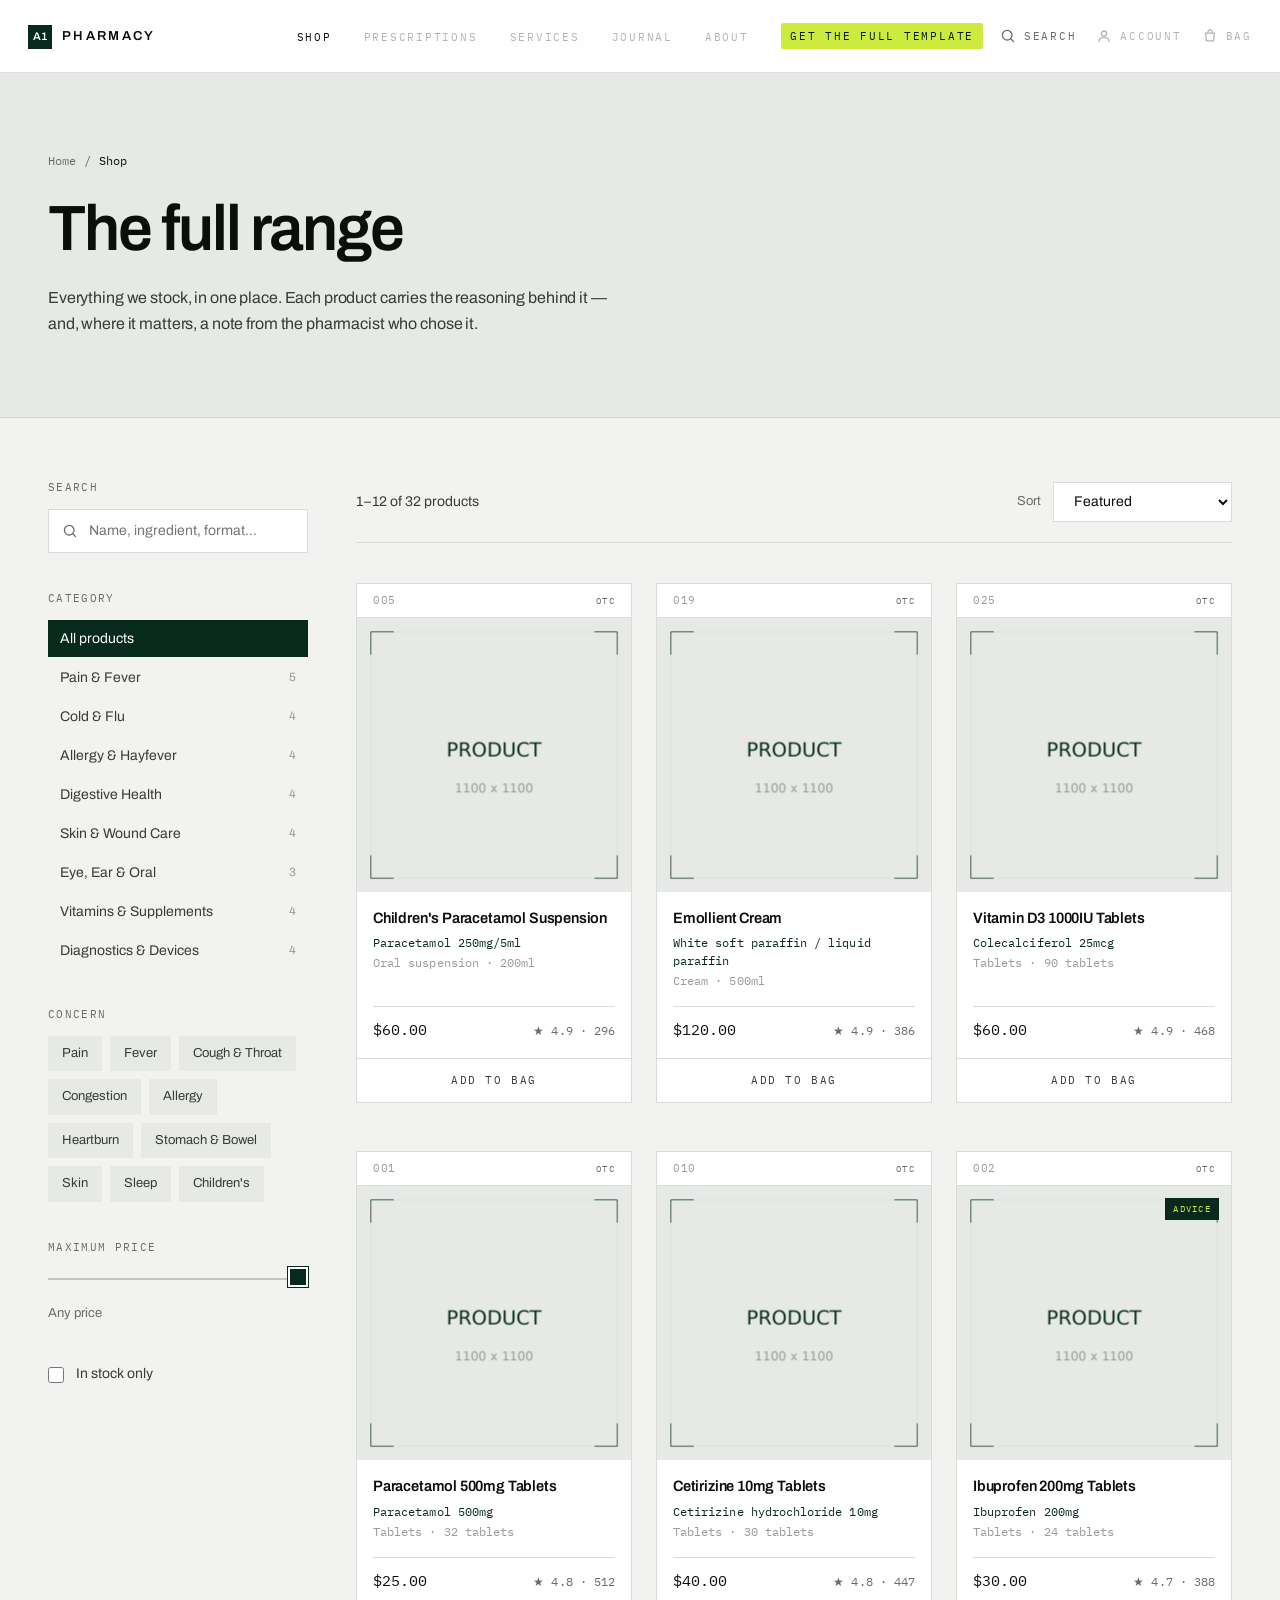
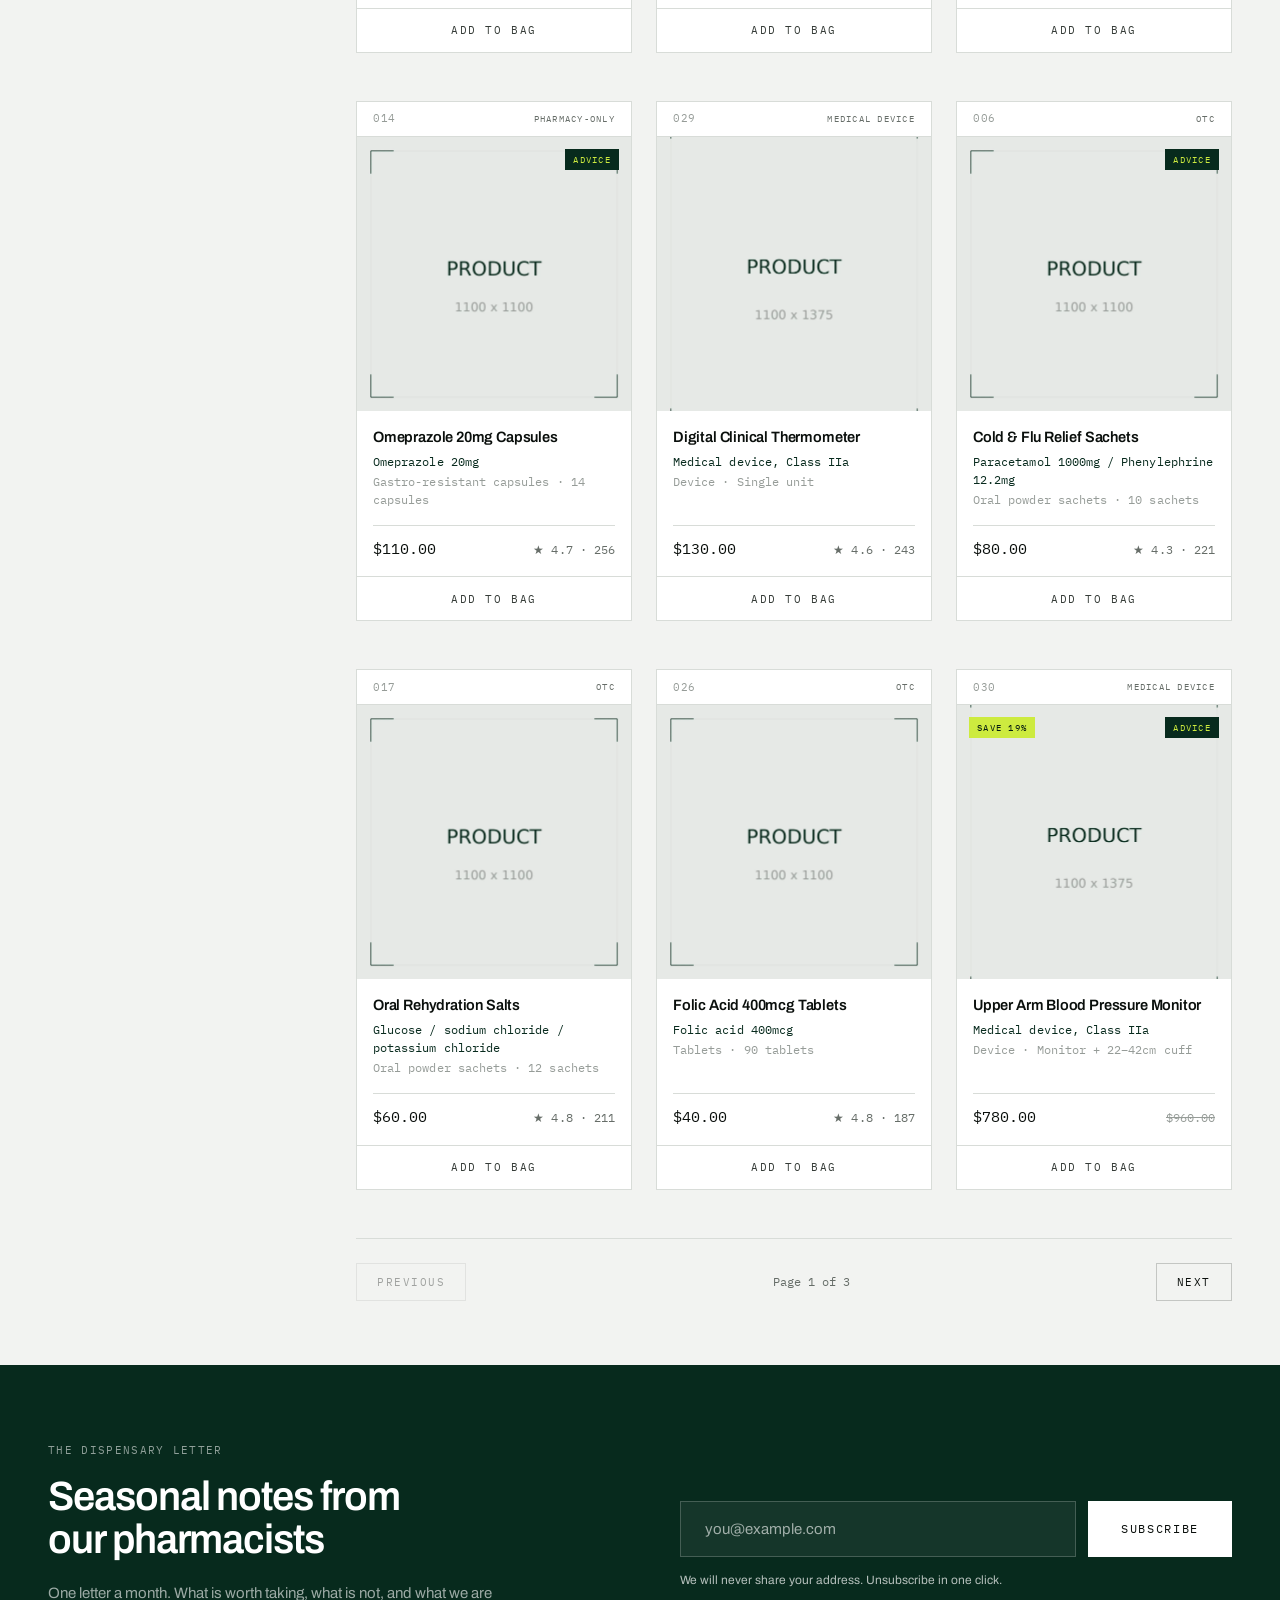
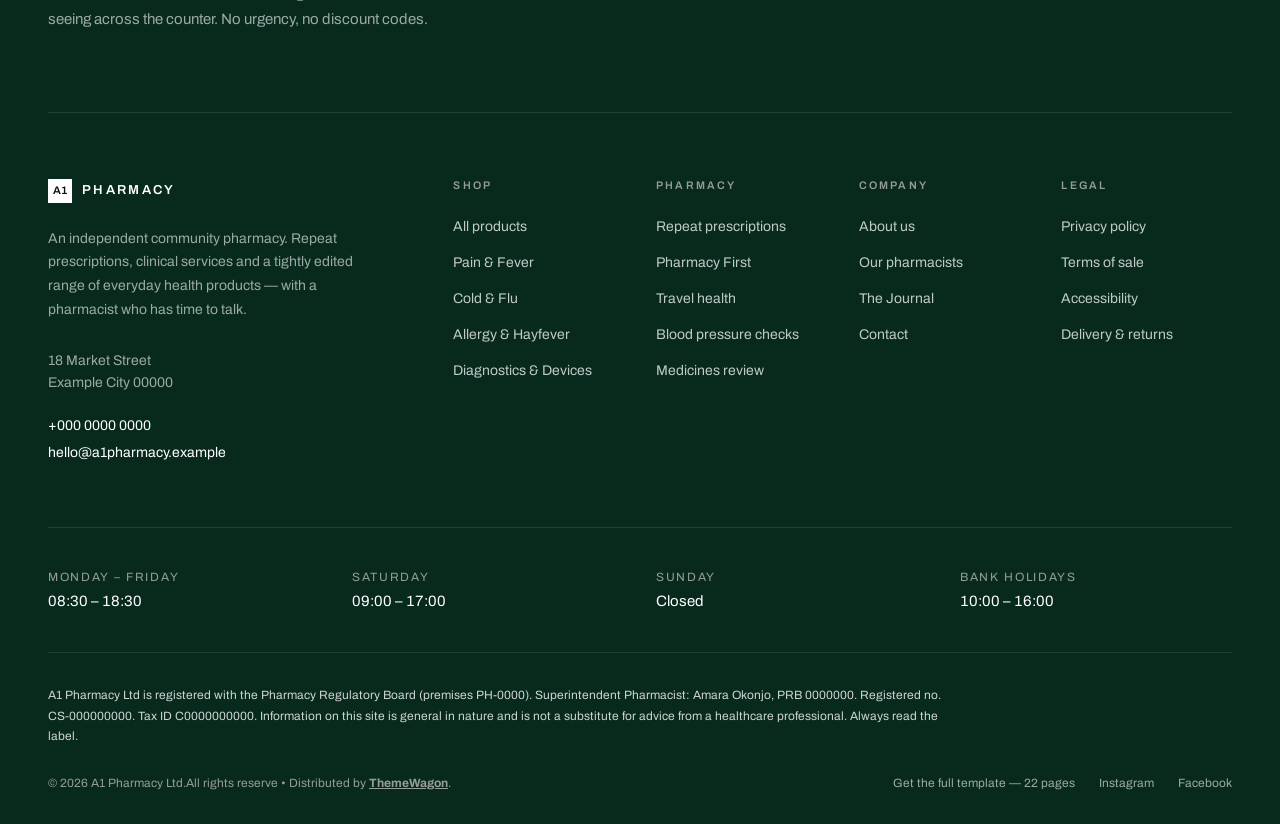
<file: a1-pharmacy-v1.0.0/shop.html>
<!doctype html>
<html lang="en">
	<head>
		<meta charset="utf-8" />
		<meta name="viewport" content="width=device-width, initial-scale=1" />

		<title>Shop — A1 Pharmacy</title>
		<meta name="description" content="The full A1 Pharmacy range — pain relief, cold and flu, allergy, digestive health, skin care and home diagnostics, each one chosen by our pharmacists." />
		<meta name="theme-color" content="#1c4032" />
		<link rel="canonical" href="https://example.com/shop.html" />

		<meta property="og:site_name" content="A1 Pharmacy" />
		<meta property="og:type" content="website" />
		<meta property="og:url" content="https://example.com/shop.html" />
		<meta property="og:title" content="Shop — A1 Pharmacy" />
		<meta property="og:description" content="The full A1 Pharmacy range — pain relief, cold and flu, allergy, digestive health, skin care and home diagnostics, each one chosen by our pharmacists." />
		<meta name="twitter:card" content="summary" />

		<link rel="icon" href="favicon.svg" type="image/svg+xml" />

		<!-- The typeface used by the first line of every page. -->
		<link
			rel="preload"
			href="fonts/archivo-latin-wdth-normal.woff2"
			as="font"
			type="font/woff2"
			crossorigin
		/>

		<!-- Shared styles. Page-specific rules follow, so they can override. -->
		<link rel="stylesheet" href="css/main.css" />
		<link rel="stylesheet" href="css/pages/shop.css" />
	</head>

	<body>
		<div class="page">
			<a href="#main" class="skip-link visually-hidden-focusable">Skip to content</a>

			<header class="site-header" data-site-header>
				<nav class="site-header__inner" aria-label="Primary">
					<div class="site-header__bar">
						<!-- Left: wordmark -->
						<a href="index.html" aria-label="A1 Pharmacy — home" data-nav-plain>
							<span class="logo">
					<span class="logo__mark" aria-hidden="true">A1</span>
					<span class="logo__name">Pharmacy</span>
				</span>
						</a>

						<!-- Centre: navigation -->
						<ul class="primary-nav">
						<li>
							<a
								href="shop.html"
								class="nav-link" data-mega-trigger="shop" aria-expanded="false" aria-controls="mega-shop" aria-current="page"
							>Shop</a>
						</li>
						<li>
							<a class="nav-link--inert nav-link" data-nav-plain>Prescriptions</a>
						</li>
						<li>
							<a class="nav-link--inert nav-link" data-mega-trigger="services" aria-expanded="false" aria-controls="mega-services">Services</a>
						</li>
						<li>
							<a class="nav-link--inert nav-link" data-nav-plain>Journal</a>
						</li>
						<li>
							<a class="nav-link--inert nav-link" data-nav-plain>About</a>
						</li>
						<li>
							<a href="https://paragonslash.gumroad.com/l/a1pharmacy?referrer=https%3A%2F%2Fthemes.skylighter.app%2Ffree-edition" rel="noreferrer noopener" target="_blank" class="nav-link nav-link--upgrade" data-nav-plain>Get the full template</a>
						</li>
						</ul>

						<!-- Right: utilities -->
						<div class="header-tools">
							<button
								type="button"
								class="nav-link header-tools__optional"
								data-overlay-open="search"
								aria-expanded="false"
								aria-controls="site-search-overlay"
							>
								<svg class="nav-link__icon" viewBox="0 0 20 20" fill="none" stroke="currentColor" stroke-width="1.6" aria-hidden="true"><circle cx="9" cy="9" r="6" /><path d="M13.5 13.5L17 17" stroke-linecap="round" /></svg>
								Search
							</button>

							<a class="nav-link--inert nav-link header-tools__optional">
								<svg class="nav-link__icon" viewBox="0 0 20 20" fill="none" stroke="currentColor" stroke-width="1.6" aria-hidden="true"><circle cx="10" cy="7" r="3.25" /><path d="M3.75 17c0-3.2 2.8-5.25 6.25-5.25S16.25 13.8 16.25 17" stroke-linecap="round" /></svg>
								Account
							</a>

							<!--
								The bag is a plain link. The preview below it is a hover
								convenience only — nothing here is reachable by hovering alone.
							-->
							<a class="nav-link--inert nav-link nav-link--emphasis">
								<svg class="nav-link__icon" viewBox="0 0 20 20" fill="none" stroke="currentColor" stroke-width="1.6" aria-hidden="true"><path d="M4.5 6.5h11l-1 9.5h-9z" stroke-linejoin="round" /><path d="M7.5 6.5V5a2.5 2.5 0 015 0v1.5" stroke-linecap="round" /></svg>
								Bag
							</a>

							<button
								type="button"
								class="menu-toggle"
								data-overlay-open="mobile-nav"
								aria-expanded="false"
								aria-controls="mobile-nav-overlay"
								aria-label="Open menu"
							>
								<span class="menu-toggle__bar"></span>
								<span class="menu-toggle__bar"></span>
							</button>
						</div>
					</div>
				</nav>

				<div class="mega-panel" id="mega-shop" data-mega-panel="shop" role="region" aria-label="Shop menu">
					<div class="mega-panel__inner">
						<p class="label mega-panel__heading">Index</p>

						<ul class="mega-index">
							<li class="mega-index__item">
								<a href="shop.html?category=pain-and-fever" class="mega-index__link">
									<span class="index-no">01</span>
									<span class="mega-index__name">Pain &amp; Fever</span>
								</a>
							</li>
							<li class="mega-index__item">
								<a href="shop.html?category=cold-and-flu" class="mega-index__link">
									<span class="index-no">02</span>
									<span class="mega-index__name">Cold &amp; Flu</span>
								</a>
							</li>
							<li class="mega-index__item">
								<a href="shop.html?category=allergy-and-hayfever" class="mega-index__link">
									<span class="index-no">03</span>
									<span class="mega-index__name">Allergy &amp; Hayfever</span>
								</a>
							</li>
							<li class="mega-index__item">
								<a href="shop.html?category=digestive-health" class="mega-index__link">
									<span class="index-no">04</span>
									<span class="mega-index__name">Digestive Health</span>
								</a>
							</li>
							<li class="mega-index__item">
								<a href="shop.html?category=skin-and-wound-care" class="mega-index__link">
									<span class="index-no">05</span>
									<span class="mega-index__name">Skin &amp; Wound Care</span>
								</a>
							</li>
							<li class="mega-index__item">
								<a href="shop.html?category=eye-ear-and-oral" class="mega-index__link">
									<span class="index-no">06</span>
									<span class="mega-index__name">Eye, Ear &amp; Oral</span>
								</a>
							</li>
							<li class="mega-index__item">
								<a href="shop.html?category=vitamins-and-supplements" class="mega-index__link">
									<span class="index-no">07</span>
									<span class="mega-index__name">Vitamins &amp; Supplements</span>
								</a>
							</li>
							<li class="mega-index__item">
								<a href="shop.html?category=diagnostics-and-devices" class="mega-index__link">
									<span class="index-no">08</span>
									<span class="mega-index__name">Diagnostics &amp; Devices</span>
								</a>
							</li>
						</ul>

						<div class="mega-featured">
							<p class="label">Selected</p>
							<div class="mega-featured__grid">
								<a href="product.html" class="mega-featured__link">
									<div class="plate plate--lit" style="--plate-ratio: 4 / 5">
						<img
							src="images/products/pk-bottle-tablets.webp"
							alt="Paracetamol 500mg Tablets"
							width="1100" height="1100"
							sizes="16vw"
							loading="lazy"
							decoding="async"
							
							class="mega-featured__image"
						/>
					</div>
									<p class="mega-featured__item-no">001</p>
									<p class="mega-featured__name">Paracetamol 500mg Tablets</p>
									<p class="mega-featured__price" data-numeric>$25.00</p>
								</a>
								<a href="product.html" class="mega-featured__link">
									<div class="plate plate--lit" style="--plate-ratio: 4 / 5">
						<img
							src="images/products/pk-bottle-capsules.webp"
							alt="Omeprazole 20mg Capsules"
							width="1100" height="1100"
							sizes="16vw"
							loading="lazy"
							decoding="async"
							
							class="mega-featured__image"
						/>
					</div>
									<p class="mega-featured__item-no">014</p>
									<p class="mega-featured__name">Omeprazole 20mg Capsules</p>
									<p class="mega-featured__price" data-numeric>$110.00</p>
								</a>
							</div>
						</div>
					</div>
				</div>
				<div class="mega-panel" id="mega-services" data-mega-panel="services" role="region" aria-label="Services menu">
					<div class="mega-panel__inner">
						<p class="label mega-panel__heading">Services</p>
						<ul class="mega-index mega-index--wide">
							<li class="mega-index__item">
								<a class="mega-index__link mega-index__link--stacked" data-inert>
									<span class="mega-index__row">
										<span class="index-no">01</span>
										<span class="mega-index__name">Repeat Prescriptions</span>
									</span>
									<span class="mega-index__summary">Order, track and collect — or have them delivered free within five miles.</span>
								</a>
							</li>
							<li class="mega-index__item">
								<a class="mega-index__link mega-index__link--stacked" data-inert>
									<span class="mega-index__row">
										<span class="index-no">02</span>
										<span class="mega-index__name">Pharmacy First Consultations</span>
									</span>
									<span class="mega-index__summary">Seven common conditions assessed and treated without a GP appointment.</span>
								</a>
							</li>
							<li class="mega-index__item">
								<a class="mega-index__link mega-index__link--stacked" data-inert>
									<span class="mega-index__row">
										<span class="index-no">03</span>
										<span class="mega-index__name">Travel Health &amp; Vaccination</span>
									</span>
									<span class="mega-index__summary">A risk assessment for where you are actually going, then the schedule to match.</span>
								</a>
							</li>
							<li class="mega-index__item">
								<a class="mega-index__link mega-index__link--stacked" data-inert>
									<span class="mega-index__row">
										<span class="index-no">04</span>
										<span class="mega-index__name">Blood Pressure Checks</span>
									</span>
									<span class="mega-index__summary">A proper seated reading, and someone to interpret it with you.</span>
								</a>
							</li>
							<li class="mega-index__item">
								<a class="mega-index__link mega-index__link--stacked" data-inert>
									<span class="mega-index__row">
										<span class="index-no">05</span>
										<span class="mega-index__name">Structured Medicines Review</span>
									</span>
									<span class="mega-index__summary">Twenty minutes on what you take, why, and what could come off the list.</span>
								</a>
							</li>
							<li class="mega-index__item">
								<a class="mega-index__link mega-index__link--stacked" data-inert>
									<span class="mega-index__row">
										<span class="index-no">06</span>
										<span class="mega-index__name">Health Screening</span>
									</span>
									<span class="mega-index__summary">Cholesterol, HbA1c and kidney function, with the results explained properly.</span>
								</a>
							</li>
						</ul>
					</div>
				</div>
			</header>
			<!-- ── Mobile menu ───────────────────────────────────────────────── -->
			<div class="overlay overlay--nav" id="mobile-nav-overlay" data-overlay="mobile-nav" hidden>
				<button type="button" class="overlay__scrim" data-overlay-close tabindex="-1" aria-label="Close menu"></button>

				<div class="overlay__panel" data-overlay-panel role="dialog" aria-modal="true" aria-label="Menu">
					<nav class="shell" aria-label="Mobile">
						<ul>
							<li>
								<a href="shop.html" class="mobile-nav__link" style="--row-index: 0">
									Shop
									<svg class="mobile-nav__chevron" viewBox="0 0 16 16" fill="none" stroke="currentColor" stroke-width="1.5" aria-hidden="true"><path d="M2.5 8h11M9 3.5L13.5 8 9 12.5" stroke-linecap="round" stroke-linejoin="round" /></svg>
								</a>
							</li>
							<li>
								<a class="mobile-nav__link" style="--row-index: 1" data-inert>
									Prescriptions
									<svg class="mobile-nav__chevron" viewBox="0 0 16 16" fill="none" stroke="currentColor" stroke-width="1.5" aria-hidden="true"><path d="M2.5 8h11M9 3.5L13.5 8 9 12.5" stroke-linecap="round" stroke-linejoin="round" /></svg>
								</a>
							</li>
							<li>
								<a class="mobile-nav__link" style="--row-index: 2" data-inert>
									Services
									<svg class="mobile-nav__chevron" viewBox="0 0 16 16" fill="none" stroke="currentColor" stroke-width="1.5" aria-hidden="true"><path d="M2.5 8h11M9 3.5L13.5 8 9 12.5" stroke-linecap="round" stroke-linejoin="round" /></svg>
								</a>
							</li>
							<li>
								<a class="mobile-nav__link" style="--row-index: 3" data-inert>
									Journal
									<svg class="mobile-nav__chevron" viewBox="0 0 16 16" fill="none" stroke="currentColor" stroke-width="1.5" aria-hidden="true"><path d="M2.5 8h11M9 3.5L13.5 8 9 12.5" stroke-linecap="round" stroke-linejoin="round" /></svg>
								</a>
							</li>
							<li>
								<a class="mobile-nav__link" style="--row-index: 4" data-inert>
									About
									<svg class="mobile-nav__chevron" viewBox="0 0 16 16" fill="none" stroke="currentColor" stroke-width="1.5" aria-hidden="true"><path d="M2.5 8h11M9 3.5L13.5 8 9 12.5" stroke-linecap="round" stroke-linejoin="round" /></svg>
								</a>
							</li>
							<li>
								<a href="https://paragonslash.gumroad.com/l/a1pharmacy?referrer=https%3A%2F%2Fthemes.skylighter.app%2Ffree-edition" rel="noreferrer noopener" target="_blank" class="mobile-nav__link" style="--row-index: 5">Get the full template
									<svg class="mobile-nav__chevron" viewBox="0 0 16 16" fill="none" stroke="currentColor" stroke-width="1.5" aria-hidden="true"><path d="M2.5 8h11M9 3.5L13.5 8 9 12.5" stroke-linecap="round" stroke-linejoin="round" /></svg>
								</a>
							</li>
						</ul>

						<div class="mobile-nav__section">
							<p class="label mobile-nav__heading">Categories</p>
							<ul class="mobile-nav__chips">
								<li><a href="shop.html?category=pain-and-fever" class="chip">Pain &amp; Fever</a></li>
								<li><a href="shop.html?category=cold-and-flu" class="chip">Cold &amp; Flu</a></li>
								<li><a href="shop.html?category=allergy-and-hayfever" class="chip">Allergy &amp; Hayfever</a></li>
								<li><a href="shop.html?category=digestive-health" class="chip">Digestive Health</a></li>
								<li><a href="shop.html?category=skin-and-wound-care" class="chip">Skin &amp; Wound Care</a></li>
								<li><a href="shop.html?category=eye-ear-and-oral" class="chip">Eye, Ear &amp; Oral</a></li>
								<li><a href="shop.html?category=vitamins-and-supplements" class="chip">Vitamins &amp; Supplements</a></li>
								<li><a href="shop.html?category=diagnostics-and-devices" class="chip">Diagnostics &amp; Devices</a></li>
							</ul>

							<div class="mobile-nav__footer">
								<a class="link-rule" data-inert>Your account</a>
								<a href="tel:+0000000000" class="link-rule">+000 0000 0000</a>
								<p style="color: var(--color-ink-3)">18 Market Street, Example City 00000</p>
							</div>
						</div>
					</nav>
				</div>
			</div>

			<!-- ── Search ────────────────────────────────────────────────────── -->
			<div class="overlay overlay--search" id="site-search-overlay" data-overlay="search" hidden>
				<button type="button" class="overlay__scrim" data-overlay-close tabindex="-1" aria-label="Close search"></button>

				<div class="overlay__panel" data-overlay-panel role="dialog" aria-modal="true" aria-label="Search">
					<div class="shell">
						<form role="search" data-search-form>
							<label for="site-search" class="label">Search the pharmacy</label>

							<div class="search-field">
								<svg class="search-field__icon" viewBox="0 0 20 20" fill="none" stroke="currentColor" stroke-width="1.5" aria-hidden="true">
									<circle cx="9" cy="9" r="6" />
									<path d="M13.5 13.5L17 17" stroke-linecap="round" />
								</svg>

								<input
									id="site-search"
									name="q"
									type="search"
									class="search-field__input"
									placeholder="Magnesium, eczema, thermometer…"
									autocomplete="off"
									data-overlay-autofocus
								/>

								<button type="button" class="search-field__close" data-overlay-close aria-label="Close search">
									<svg viewBox="0 0 20 20" fill="none" stroke="currentColor" stroke-width="1.5" aria-hidden="true" style="width:1.25rem;height:1.25rem">
										<path d="M5 5l10 10M15 5L5 15" stroke-linecap="round" />
									</svg>
								</button>
							</div>
						</form>

						<!-- Shown while the field is empty. -->
						<div class="search-suggestions">
							<div>
								<p class="label">Common searches</p>
								<ul class="search-suggestions__chips">
								<li><button type="button" class="chip">Paracetamol</button></li>
								<li><button type="button" class="chip">Vitamin D</button></li>
								<li><button type="button" class="chip">Hayfever</button></li>
								<li><button type="button" class="chip">Eczema</button></li>
								<li><button type="button" class="chip">Thermometer</button></li>
								</ul>
							</div>

							<div>
								<p class="label">Browse</p>
								<ul class="search-suggestions__links">
								<li><a href="shop.html?category=pain-and-fever" class="link-rule">Pain &amp; Fever</a></li>
								<li><a href="shop.html?category=cold-and-flu" class="link-rule">Cold &amp; Flu</a></li>
								<li><a href="shop.html?category=allergy-and-hayfever" class="link-rule">Allergy &amp; Hayfever</a></li>
								<li><a href="shop.html?category=digestive-health" class="link-rule">Digestive Health</a></li>
								<li><a href="shop.html?category=skin-and-wound-care" class="link-rule">Skin &amp; Wound Care</a></li>
								<li><a href="shop.html?category=eye-ear-and-oral" class="link-rule">Eye, Ear &amp; Oral</a></li>
								</ul>
							</div>
						</div>
					</div>
				</div>
			</div>

			<main class="page__main" id="main">
				<!-- ────────────────────────────────────────────── Masthead ── -->
				<section class="shop-masthead">
					<div class="shell shop-masthead__inner">
						<nav class="breadcrumb data" aria-label="Breadcrumb">
							<ol class="breadcrumb__list">
								<li><a href="index.html" class="link-rule">Home</a></li>
								<li aria-hidden="true">/</li>
								<li><span class="breadcrumb__current" aria-current="page">Shop</span></li>
							</ol>
						</nav>

						<h1 class="text-d2 shop-masthead__title" data-reveal-words data-reveal-stagger="50" data-filter-heading>
							The full range
						</h1>

						<p class="text-lead shop-masthead__lede" data-reveal-on-scroll data-reveal-delay="200">
							Everything we stock, in one place. Each product carries the reasoning behind it —
							and, where it matters, a note from the pharmacist who chose it.
						</p>
					</div>
				</section>

				<div class="shell shop-layout">
					<!-- ──────────────────────────────────────────── Filters ── -->
					<aside class="shop-filters">
						<!-- Collapsed by default on small screens. -->
						<button
							type="button"
							class="filter-toggle"
							data-filter-toggle
							aria-expanded="false"
							aria-controls="shop-filter-panel"
						>
							<span class="filter-toggle__label">
								<svg viewBox="0 0 20 20" fill="none" stroke="currentColor" stroke-width="1.6" aria-hidden="true">
									<path d="M3 6h14M6 10h8M8.5 14h3" stroke-linecap="round" />
								</svg>
								Filter &amp; sort
							</span>
							<span class="filter-toggle__count" data-filter-count data-numeric hidden>0</span>
						</button>

						<div class="filter-panel" id="shop-filter-panel" data-filter-panel>
							<div class="filter-group">
								<label for="shop-search" class="label">Search</label>
								<div class="filter-search">
									<input
										id="shop-search"
										type="search"
										class="filter-search__input"
										placeholder="Name, ingredient, format…"
										data-filter-search
									/>
									<svg class="filter-search__icon" viewBox="0 0 20 20" fill="none" stroke="currentColor" stroke-width="1.6" aria-hidden="true">
										<circle cx="9" cy="9" r="6" />
										<path d="M13.5 13.5L17 17" stroke-linecap="round" />
									</svg>
								</div>
							</div>

							<fieldset class="filter-group">
								<legend class="label">Category</legend>
								<ul class="filter-options">
									<li>
										<button type="button" class="filter-option" data-filter-category="" data-category-name="The full range" aria-pressed="true">
											<span>All products</span>
										</button>
									</li>
								<li>
									<button
										type="button"
										class="filter-option"
										data-filter-category="pain-and-fever"
										data-category-name="Pain &amp; Fever"
										aria-pressed="false"
									>
										<span>Pain &amp; Fever</span>
										<span class="filter-option__count" data-numeric>5</span>
									</button>
								</li>
								<li>
									<button
										type="button"
										class="filter-option"
										data-filter-category="cold-and-flu"
										data-category-name="Cold &amp; Flu"
										aria-pressed="false"
									>
										<span>Cold &amp; Flu</span>
										<span class="filter-option__count" data-numeric>4</span>
									</button>
								</li>
								<li>
									<button
										type="button"
										class="filter-option"
										data-filter-category="allergy-and-hayfever"
										data-category-name="Allergy &amp; Hayfever"
										aria-pressed="false"
									>
										<span>Allergy &amp; Hayfever</span>
										<span class="filter-option__count" data-numeric>4</span>
									</button>
								</li>
								<li>
									<button
										type="button"
										class="filter-option"
										data-filter-category="digestive-health"
										data-category-name="Digestive Health"
										aria-pressed="false"
									>
										<span>Digestive Health</span>
										<span class="filter-option__count" data-numeric>4</span>
									</button>
								</li>
								<li>
									<button
										type="button"
										class="filter-option"
										data-filter-category="skin-and-wound-care"
										data-category-name="Skin &amp; Wound Care"
										aria-pressed="false"
									>
										<span>Skin &amp; Wound Care</span>
										<span class="filter-option__count" data-numeric>4</span>
									</button>
								</li>
								<li>
									<button
										type="button"
										class="filter-option"
										data-filter-category="eye-ear-and-oral"
										data-category-name="Eye, Ear &amp; Oral"
										aria-pressed="false"
									>
										<span>Eye, Ear &amp; Oral</span>
										<span class="filter-option__count" data-numeric>3</span>
									</button>
								</li>
								<li>
									<button
										type="button"
										class="filter-option"
										data-filter-category="vitamins-and-supplements"
										data-category-name="Vitamins &amp; Supplements"
										aria-pressed="false"
									>
										<span>Vitamins &amp; Supplements</span>
										<span class="filter-option__count" data-numeric>4</span>
									</button>
								</li>
								<li>
									<button
										type="button"
										class="filter-option"
										data-filter-category="diagnostics-and-devices"
										data-category-name="Diagnostics &amp; Devices"
										aria-pressed="false"
									>
										<span>Diagnostics &amp; Devices</span>
										<span class="filter-option__count" data-numeric>4</span>
									</button>
								</li>
								</ul>
							</fieldset>

							<fieldset class="filter-group">
								<legend class="label">Concern</legend>
								<ul class="filter-chips">
								<li>
									<button
										type="button"
										class="filter-chip"
										data-filter-concern="pain"
										aria-pressed="false"
									>Pain</button>
								</li>
								<li>
									<button
										type="button"
										class="filter-chip"
										data-filter-concern="fever"
										aria-pressed="false"
									>Fever</button>
								</li>
								<li>
									<button
										type="button"
										class="filter-chip"
										data-filter-concern="cough"
										aria-pressed="false"
									>Cough &amp; Throat</button>
								</li>
								<li>
									<button
										type="button"
										class="filter-chip"
										data-filter-concern="congestion"
										aria-pressed="false"
									>Congestion</button>
								</li>
								<li>
									<button
										type="button"
										class="filter-chip"
										data-filter-concern="allergy"
										aria-pressed="false"
									>Allergy</button>
								</li>
								<li>
									<button
										type="button"
										class="filter-chip"
										data-filter-concern="heartburn"
										aria-pressed="false"
									>Heartburn</button>
								</li>
								<li>
									<button
										type="button"
										class="filter-chip"
										data-filter-concern="gut"
										aria-pressed="false"
									>Stomach &amp; Bowel</button>
								</li>
								<li>
									<button
										type="button"
										class="filter-chip"
										data-filter-concern="skin"
										aria-pressed="false"
									>Skin</button>
								</li>
								<li>
									<button
										type="button"
										class="filter-chip"
										data-filter-concern="sleep"
										aria-pressed="false"
									>Sleep</button>
								</li>
								<li>
									<button
										type="button"
										class="filter-chip"
										data-filter-concern="children"
										aria-pressed="false"
									>Children&#39;s</button>
								</li>
								</ul>
							</fieldset>

							<div class="filter-group">
								<label for="shop-price" class="label">Maximum price</label>
								<input
									id="shop-price"
									type="range"
									class="filter-range range-slider"
									min="20"
									max="1000"
									step="20"
									value="1000"
									data-filter-price
								/>
								<p class="filter-range__label" data-filter-price-label data-numeric>Any price</p>
							</div>

							<label class="checkbox-row">
								<input type="checkbox" class="checkbox-row__box" data-filter-stock />
								In stock only
							</label>

							<button type="button" class="filter-clear" data-filter-clear hidden>
								Clear all filters
							</button>
						</div>
					</aside>

					<!-- ──────────────────────────────────────────── Results ── -->
					<div class="shop-results" data-results-top>
						<h2 class="visually-hidden">Products</h2>
						<div class="shop-results__bar">
							<p class="shop-results__count" data-result-count aria-live="polite">32 products</p>

							<div class="shop-results__sort">
								<label for="shop-sort" class="shop-results__sort-label">Sort</label>
								<select id="shop-sort" class="shop-results__select" data-filter-sort>
									<option value="featured">Featured</option>
									<option value="price-asc">Price, low to high</option>
									<option value="price-desc">Price, high to low</option>
									<option value="rating">Best rated</option>
									<option value="newest">Newest</option>
								</select>
							</div>
						</div>

						<div class="product-grid product-grid--three shop-results__grid" data-product-grid>
							<div class="product-grid__cell">
<article
						class="product-card"
						data-product
						data-category="pain-and-fever"
						data-concerns="pain fever children"
						data-price="60"
						data-stock="168"
						data-rating="4.9"
						data-bestseller="true"
						data-new="false"
						data-search="children&#39;s paracetamol suspension 6 to 12 years, sugar free a1 pharmacy oral suspension"
					>
						<a href="product.html" class="product-card__link">
							<div class="product-card__header">
								<span class="index-no">005</span>
								<span class="product-card__classification">OTC</span>
							</div>

							<div class="product-card__plate">
								<div class="plate plate--lit" style="--plate-ratio: 1 / 1">
						<img
							src="images/products/pk-vial-tablets.webp"
							alt="Children&#39;s Paracetamol Suspension"
							width="1100" height="1100"
							sizes="(min-width: 1280px) 24vw, (min-width: 768px) 33vw, 50vw"
							loading="eager"
							decoding="sync"
							fetchpriority="high"
							class="product-card__image"
						/>
					</div>

								
								
							</div>

							<div class="product-card__body">
								<h3 class="product-card__name">Children&#39;s Paracetamol Suspension</h3>
								<p class="data product-card__ingredient">Paracetamol 250mg/5ml</p>
								<p class="data product-card__specification">Oral suspension · 200ml</p>

								<div class="product-card__price-row">
									<span class="product-card__price">$60.00</span>
									<span class="data">★ 4.9 · 296</span>
								</div>
							</div>
						</a>

						<button
							type="button"
							data-add-to-bag
							class="product-card__add"
						>Add to bag</button>
					</article>
							</div>
							<div class="product-grid__cell">
<article
						class="product-card"
						data-product
						data-category="skin-and-wound-care"
						data-concerns="skin"
						data-price="120"
						data-stock="174"
						data-rating="4.9"
						data-bestseller="true"
						data-new="false"
						data-search="emollient cream fragrance free, pump pack a1 pharmacy cream"
					>
						<a href="product.html" class="product-card__link">
							<div class="product-card__header">
								<span class="index-no">019</span>
								<span class="product-card__classification">OTC</span>
							</div>

							<div class="product-card__plate">
								<div class="plate plate--lit" style="--plate-ratio: 1 / 1">
						<img
							src="images/products/pk-tube-white.webp"
							alt="Emollient Cream"
							width="1100" height="1100"
							sizes="(min-width: 1280px) 24vw, (min-width: 768px) 33vw, 50vw"
							loading="eager"
							decoding="sync"
							fetchpriority="high"
							class="product-card__image"
						/>
					</div>

								
								
							</div>

							<div class="product-card__body">
								<h3 class="product-card__name">Emollient Cream</h3>
								<p class="data product-card__ingredient">White soft paraffin / liquid paraffin</p>
								<p class="data product-card__specification">Cream · 500ml</p>

								<div class="product-card__price-row">
									<span class="product-card__price">$120.00</span>
									<span class="data">★ 4.9 · 386</span>
								</div>
							</div>
						</a>

						<button
							type="button"
							data-add-to-bag
							class="product-card__add"
						>Add to bag</button>
					</article>
							</div>
							<div class="product-grid__cell">
<article
						class="product-card"
						data-product
						data-category="vitamins-and-supplements"
						data-concerns=""
						data-price="60"
						data-stock="340"
						data-rating="4.9"
						data-bestseller="true"
						data-new="false"
						data-search="vitamin d3 1000iu tablets october to march, per ghana fda guidance a1 pharmacy tablets"
					>
						<a href="product.html" class="product-card__link">
							<div class="product-card__header">
								<span class="index-no">025</span>
								<span class="product-card__classification">OTC</span>
							</div>

							<div class="product-card__plate">
								<div class="plate plate--lit" style="--plate-ratio: 1 / 1">
						<img
							src="images/products/pk-vial-tablets.webp"
							alt="Vitamin D3 1000IU Tablets"
							width="1100" height="1100"
							sizes="(min-width: 1280px) 24vw, (min-width: 768px) 33vw, 50vw"
							loading="eager"
							decoding="sync"
							fetchpriority="high"
							class="product-card__image"
						/>
					</div>

								
								
							</div>

							<div class="product-card__body">
								<h3 class="product-card__name">Vitamin D3 1000IU Tablets</h3>
								<p class="data product-card__ingredient">Colecalciferol 25mcg</p>
								<p class="data product-card__specification">Tablets · 90 tablets</p>

								<div class="product-card__price-row">
									<span class="product-card__price">$60.00</span>
									<span class="data">★ 4.9 · 468</span>
								</div>
							</div>
						</a>

						<button
							type="button"
							data-add-to-bag
							class="product-card__add"
						>Add to bag</button>
					</article>
							</div>
							<div class="product-grid__cell">
<article
						class="product-card"
						data-product
						data-category="pain-and-fever"
						data-concerns="pain fever"
						data-price="25"
						data-stock="420"
						data-rating="4.8"
						data-bestseller="true"
						data-new="false"
						data-search="paracetamol 500mg tablets pain and fever, first line a1 pharmacy tablets"
					>
						<a href="product.html" class="product-card__link">
							<div class="product-card__header">
								<span class="index-no">001</span>
								<span class="product-card__classification">OTC</span>
							</div>

							<div class="product-card__plate">
								<div class="plate plate--lit" style="--plate-ratio: 1 / 1">
						<img
							src="images/products/pk-bottle-tablets.webp"
							alt="Paracetamol 500mg Tablets"
							width="1100" height="1100"
							sizes="(min-width: 1280px) 24vw, (min-width: 768px) 33vw, 50vw"
							loading="lazy"
							decoding="async"
							
							class="product-card__image"
						/>
					</div>

								
								
							</div>

							<div class="product-card__body">
								<h3 class="product-card__name">Paracetamol 500mg Tablets</h3>
								<p class="data product-card__ingredient">Paracetamol 500mg</p>
								<p class="data product-card__specification">Tablets · 32 tablets</p>

								<div class="product-card__price-row">
									<span class="product-card__price">$25.00</span>
									<span class="data">★ 4.8 · 512</span>
								</div>
							</div>
						</a>

						<button
							type="button"
							data-add-to-bag
							class="product-card__add"
						>Add to bag</button>
					</article>
							</div>
							<div class="product-grid__cell">
<article
						class="product-card"
						data-product
						data-category="allergy-and-hayfever"
						data-concerns="allergy"
						data-price="40"
						data-stock="340"
						data-rating="4.8"
						data-bestseller="true"
						data-new="false"
						data-search="cetirizine 10mg tablets once daily, non-drowsy a1 pharmacy tablets"
					>
						<a href="product.html" class="product-card__link">
							<div class="product-card__header">
								<span class="index-no">010</span>
								<span class="product-card__classification">OTC</span>
							</div>

							<div class="product-card__plate">
								<div class="plate plate--lit" style="--plate-ratio: 1 / 1">
						<img
							src="images/products/pk-bottle-lilac.webp"
							alt="Cetirizine 10mg Tablets"
							width="1100" height="1100"
							sizes="(min-width: 1280px) 24vw, (min-width: 768px) 33vw, 50vw"
							loading="lazy"
							decoding="async"
							
							class="product-card__image"
						/>
					</div>

								
								
							</div>

							<div class="product-card__body">
								<h3 class="product-card__name">Cetirizine 10mg Tablets</h3>
								<p class="data product-card__ingredient">Cetirizine hydrochloride 10mg</p>
								<p class="data product-card__specification">Tablets · 30 tablets</p>

								<div class="product-card__price-row">
									<span class="product-card__price">$40.00</span>
									<span class="data">★ 4.8 · 447</span>
								</div>
							</div>
						</a>

						<button
							type="button"
							data-add-to-bag
							class="product-card__add"
						>Add to bag</button>
					</article>
							</div>
							<div class="product-grid__cell">
<article
						class="product-card"
						data-product
						data-category="pain-and-fever"
						data-concerns="pain fever"
						data-price="30"
						data-stock="380"
						data-rating="4.7"
						data-bestseller="true"
						data-new="false"
						data-search="ibuprofen 200mg tablets anti-inflammatory analgesic a1 pharmacy tablets"
					>
						<a href="product.html" class="product-card__link">
							<div class="product-card__header">
								<span class="index-no">002</span>
								<span class="product-card__classification">OTC</span>
							</div>

							<div class="product-card__plate">
								<div class="plate plate--lit" style="--plate-ratio: 1 / 1">
						<img
							src="images/products/pk-blister-capsules.webp"
							alt="Ibuprofen 200mg Tablets"
							width="1100" height="1100"
							sizes="(min-width: 1280px) 24vw, (min-width: 768px) 33vw, 50vw"
							loading="lazy"
							decoding="async"
							
							class="product-card__image"
						/>
					</div>

								
								<span class="product-card__advice" title="Pharmacist advice recommended">Advice</span>
							</div>

							<div class="product-card__body">
								<h3 class="product-card__name">Ibuprofen 200mg Tablets</h3>
								<p class="data product-card__ingredient">Ibuprofen 200mg</p>
								<p class="data product-card__specification">Tablets · 24 tablets</p>

								<div class="product-card__price-row">
									<span class="product-card__price">$30.00</span>
									<span class="data">★ 4.7 · 388</span>
								</div>
							</div>
						</a>

						<button
							type="button"
							data-add-to-bag
							class="product-card__add"
						>Add to bag</button>
					</article>
							</div>
							<div class="product-grid__cell">
<article
						class="product-card"
						data-product
						data-category="digestive-health"
						data-concerns="heartburn"
						data-price="110"
						data-stock="112"
						data-rating="4.7"
						data-bestseller="true"
						data-new="false"
						data-search="omeprazole 20mg capsules frequent heartburn a1 pharmacy gastro-resistant capsules"
					>
						<a href="product.html" class="product-card__link">
							<div class="product-card__header">
								<span class="index-no">014</span>
								<span class="product-card__classification">Pharmacy-only</span>
							</div>

							<div class="product-card__plate">
								<div class="plate plate--lit" style="--plate-ratio: 1 / 1">
						<img
							src="images/products/pk-bottle-capsules.webp"
							alt="Omeprazole 20mg Capsules"
							width="1100" height="1100"
							sizes="(min-width: 1280px) 24vw, (min-width: 768px) 33vw, 50vw"
							loading="lazy"
							decoding="async"
							
							class="product-card__image"
						/>
					</div>

								
								<span class="product-card__advice" title="Pharmacist advice recommended">Advice</span>
							</div>

							<div class="product-card__body">
								<h3 class="product-card__name">Omeprazole 20mg Capsules</h3>
								<p class="data product-card__ingredient">Omeprazole 20mg</p>
								<p class="data product-card__specification">Gastro-resistant capsules · 14 capsules</p>

								<div class="product-card__price-row">
									<span class="product-card__price">$110.00</span>
									<span class="data">★ 4.7 · 256</span>
								</div>
							</div>
						</a>

						<button
							type="button"
							data-add-to-bag
							class="product-card__add"
						>Add to bag</button>
					</article>
							</div>
							<div class="product-grid__cell">
<article
						class="product-card"
						data-product
						data-category="diagnostics-and-devices"
						data-concerns="fever"
						data-price="130"
						data-stock="186"
						data-rating="4.6"
						data-bestseller="true"
						data-new="false"
						data-search="digital clinical thermometer ten-second read, fever alarm abc medical device"
					>
						<a href="product.html" class="product-card__link">
							<div class="product-card__header">
								<span class="index-no">029</span>
								<span class="product-card__classification">Medical device</span>
							</div>

							<div class="product-card__plate">
								<div class="plate plate--lit" style="--plate-ratio: 1 / 1">
						<img
							src="images/products/digital-thermometer.webp"
							alt="Digital Clinical Thermometer"
							width="1100" height="1375"
							sizes="(min-width: 1280px) 24vw, (min-width: 768px) 33vw, 50vw"
							loading="lazy"
							decoding="async"
							
							class="product-card__image"
						/>
					</div>

								
								
							</div>

							<div class="product-card__body">
								<h3 class="product-card__name">Digital Clinical Thermometer</h3>
								<p class="data product-card__ingredient">Medical device, Class IIa</p>
								<p class="data product-card__specification">Device · Single unit</p>

								<div class="product-card__price-row">
									<span class="product-card__price">$130.00</span>
									<span class="data">★ 4.6 · 243</span>
								</div>
							</div>
						</a>

						<button
							type="button"
							data-add-to-bag
							class="product-card__add"
						>Add to bag</button>
					</article>
							</div>
							<div class="product-grid__cell">
<article
						class="product-card"
						data-product
						data-category="cold-and-flu"
						data-concerns="congestion pain fever"
						data-price="80"
						data-stock="210"
						data-rating="4.3"
						data-bestseller="true"
						data-new="false"
						data-search="cold &amp; flu relief sachets blackcurrant, hot drink a1 pharmacy oral powder sachets"
					>
						<a href="product.html" class="product-card__link">
							<div class="product-card__header">
								<span class="index-no">006</span>
								<span class="product-card__classification">OTC</span>
							</div>

							<div class="product-card__plate">
								<div class="plate plate--lit" style="--plate-ratio: 1 / 1">
						<img
							src="images/products/pk-carton-sachets.webp"
							alt="Cold &amp; Flu Relief Sachets"
							width="1100" height="1100"
							sizes="(min-width: 1280px) 24vw, (min-width: 768px) 33vw, 50vw"
							loading="lazy"
							decoding="async"
							
							class="product-card__image"
						/>
					</div>

								
								<span class="product-card__advice" title="Pharmacist advice recommended">Advice</span>
							</div>

							<div class="product-card__body">
								<h3 class="product-card__name">Cold &amp; Flu Relief Sachets</h3>
								<p class="data product-card__ingredient">Paracetamol 1000mg / Phenylephrine 12.2mg</p>
								<p class="data product-card__specification">Oral powder sachets · 10 sachets</p>

								<div class="product-card__price-row">
									<span class="product-card__price">$80.00</span>
									<span class="data">★ 4.3 · 221</span>
								</div>
							</div>
						</a>

						<button
							type="button"
							data-add-to-bag
							class="product-card__add"
						>Add to bag</button>
					</article>
							</div>
							<div class="product-grid__cell">
<article
						class="product-card"
						data-product
						data-category="digestive-health"
						data-concerns="gut children"
						data-price="60"
						data-stock="232"
						data-rating="4.8"
						data-bestseller="false"
						data-new="false"
						data-search="oral rehydration salts blackcurrant, sugar free a1 pharmacy oral powder sachets"
					>
						<a href="product.html" class="product-card__link">
							<div class="product-card__header">
								<span class="index-no">017</span>
								<span class="product-card__classification">OTC</span>
							</div>

							<div class="product-card__plate">
								<div class="plate plate--lit" style="--plate-ratio: 1 / 1">
						<img
							src="images/products/pk-carton-sachets.webp"
							alt="Oral Rehydration Salts"
							width="1100" height="1100"
							sizes="(min-width: 1280px) 24vw, (min-width: 768px) 33vw, 50vw"
							loading="lazy"
							decoding="async"
							
							class="product-card__image"
						/>
					</div>

								
								
							</div>

							<div class="product-card__body">
								<h3 class="product-card__name">Oral Rehydration Salts</h3>
								<p class="data product-card__ingredient">Glucose / sodium chloride / potassium chloride</p>
								<p class="data product-card__specification">Oral powder sachets · 12 sachets</p>

								<div class="product-card__price-row">
									<span class="product-card__price">$60.00</span>
									<span class="data">★ 4.8 · 211</span>
								</div>
							</div>
						</a>

						<button
							type="button"
							data-add-to-bag
							class="product-card__add"
						>Add to bag</button>
					</article>
							</div>
							<div class="product-grid__cell">
<article
						class="product-card"
						data-product
						data-category="vitamins-and-supplements"
						data-concerns=""
						data-price="40"
						data-stock="246"
						data-rating="4.8"
						data-bestseller="false"
						data-new="false"
						data-search="folic acid 400mcg tablets preconception and first trimester a1 pharmacy tablets"
					>
						<a href="product.html" class="product-card__link">
							<div class="product-card__header">
								<span class="index-no">026</span>
								<span class="product-card__classification">OTC</span>
							</div>

							<div class="product-card__plate">
								<div class="plate plate--lit" style="--plate-ratio: 1 / 1">
						<img
							src="images/products/pk-vial-tablets-alt.webp"
							alt="Folic Acid 400mcg Tablets"
							width="1100" height="1100"
							sizes="(min-width: 1280px) 24vw, (min-width: 768px) 33vw, 50vw"
							loading="lazy"
							decoding="async"
							
							class="product-card__image"
						/>
					</div>

								
								
							</div>

							<div class="product-card__body">
								<h3 class="product-card__name">Folic Acid 400mcg Tablets</h3>
								<p class="data product-card__ingredient">Folic acid 400mcg</p>
								<p class="data product-card__specification">Tablets · 90 tablets</p>

								<div class="product-card__price-row">
									<span class="product-card__price">$40.00</span>
									<span class="data">★ 4.8 · 187</span>
								</div>
							</div>
						</a>

						<button
							type="button"
							data-add-to-bag
							class="product-card__add"
						>Add to bag</button>
					</article>
							</div>
							<div class="product-grid__cell">
<article
						class="product-card"
						data-product
						data-category="diagnostics-and-devices"
						data-concerns=""
						data-price="780"
						data-stock="46"
						data-rating="4.8"
						data-bestseller="false"
						data-new="false"
						data-search="upper arm blood pressure monitor clinically validated, two users abc medical device"
					>
						<a href="product.html" class="product-card__link">
							<div class="product-card__header">
								<span class="index-no">030</span>
								<span class="product-card__classification">Medical device</span>
							</div>

							<div class="product-card__plate">
								<div class="plate plate--lit" style="--plate-ratio: 1 / 1">
						<img
							src="images/products/blood-pressure-monitor.webp"
							alt="Upper Arm Blood Pressure Monitor"
							width="1100" height="1375"
							sizes="(min-width: 1280px) 24vw, (min-width: 768px) 33vw, 50vw"
							loading="lazy"
							decoding="async"
							
							class="product-card__image"
						/>
					</div>

								<div class="product-card__flags"><span class="flag flag--accent">Save 19%</span></div>
								<span class="product-card__advice" title="Pharmacist advice recommended">Advice</span>
							</div>

							<div class="product-card__body">
								<h3 class="product-card__name">Upper Arm Blood Pressure Monitor</h3>
								<p class="data product-card__ingredient">Medical device, Class IIa</p>
								<p class="data product-card__specification">Device · Monitor + 22–42cm cuff</p>

								<div class="product-card__price-row">
									<span class="product-card__price">$780.00</span>
									<span class="product-card__compare-price">$960.00</span>
								</div>
							</div>
						</a>

						<button
							type="button"
							data-add-to-bag
							class="product-card__add"
						>Add to bag</button>
					</article>
							</div>
							<div class="product-grid__cell">
<article
						class="product-card"
						data-product
						data-category="allergy-and-hayfever"
						data-concerns="allergy"
						data-price="40"
						data-stock="298"
						data-rating="4.7"
						data-bestseller="false"
						data-new="false"
						data-search="loratadine 10mg tablets the least sedating option a1 pharmacy tablets"
					>
						<a href="product.html" class="product-card__link">
							<div class="product-card__header">
								<span class="index-no">011</span>
								<span class="product-card__classification">OTC</span>
							</div>

							<div class="product-card__plate">
								<div class="plate plate--lit" style="--plate-ratio: 1 / 1">
						<img
							src="images/products/pk-vial-tablets-alt.webp"
							alt="Loratadine 10mg Tablets"
							width="1100" height="1100"
							sizes="(min-width: 1280px) 24vw, (min-width: 768px) 33vw, 50vw"
							loading="lazy"
							decoding="async"
							
							class="product-card__image"
						/>
					</div>

								
								
							</div>

							<div class="product-card__body">
								<h3 class="product-card__name">Loratadine 10mg Tablets</h3>
								<p class="data product-card__ingredient">Loratadine 10mg</p>
								<p class="data product-card__specification">Tablets · 30 tablets</p>

								<div class="product-card__price-row">
									<span class="product-card__price">$40.00</span>
									<span class="data">★ 4.7 · 312</span>
								</div>
							</div>
						</a>

						<button
							type="button"
							data-add-to-bag
							class="product-card__add"
						>Add to bag</button>
					</article>
							</div>
							<div class="product-grid__cell">
<article
						class="product-card"
						data-product
						data-category="allergy-and-hayfever"
						data-concerns="allergy congestion"
						data-price="100"
						data-stock="128"
						data-rating="4.7"
						data-bestseller="false"
						data-new="false"
						data-search="hayfever nasal spray steroid, for the whole season a1 pharmacy nasal spray"
					>
						<a href="product.html" class="product-card__link">
							<div class="product-card__header">
								<span class="index-no">012</span>
								<span class="product-card__classification">Pharmacy-only</span>
							</div>

							<div class="product-card__plate">
								<div class="plate plate--lit" style="--plate-ratio: 1 / 1">
						<img
							src="images/products/pk-carton-sachets.webp"
							alt="Hayfever Nasal Spray"
							width="1100" height="1100"
							sizes="(min-width: 1280px) 24vw, (min-width: 768px) 33vw, 50vw"
							loading="lazy"
							decoding="async"
							
							class="product-card__image"
						/>
					</div>

								
								<span class="product-card__advice" title="Pharmacist advice recommended">Advice</span>
							</div>

							<div class="product-card__body">
								<h3 class="product-card__name">Hayfever Nasal Spray</h3>
								<p class="data product-card__ingredient">Beclometasone dipropionate 50mcg</p>
								<p class="data product-card__specification">Nasal spray · 200 doses</p>

								<div class="product-card__price-row">
									<span class="product-card__price">$100.00</span>
									<span class="data">★ 4.7 · 189</span>
								</div>
							</div>
						</a>

						<button
							type="button"
							data-add-to-bag
							class="product-card__add"
						>Add to bag</button>
					</article>
							</div>
							<div class="product-grid__cell">
<article
						class="product-card"
						data-product
						data-category="skin-and-wound-care"
						data-concerns="skin"
						data-price="70"
						data-stock="148"
						data-rating="4.7"
						data-bestseller="false"
						data-new="false"
						data-search="hydrocortisone cream 1% short-course eczema and bites a1 pharmacy topical cream"
					>
						<a href="product.html" class="product-card__link">
							<div class="product-card__header">
								<span class="index-no">018</span>
								<span class="product-card__classification">Pharmacy-only</span>
							</div>

							<div class="product-card__plate">
								<div class="plate plate--lit" style="--plate-ratio: 1 / 1">
						<img
							src="images/products/pk-tube-white.webp"
							alt="Hydrocortisone Cream 1%"
							width="1100" height="1100"
							sizes="(min-width: 1280px) 24vw, (min-width: 768px) 33vw, 50vw"
							loading="lazy"
							decoding="async"
							
							class="product-card__image"
						/>
					</div>

								
								<span class="product-card__advice" title="Pharmacist advice recommended">Advice</span>
							</div>

							<div class="product-card__body">
								<h3 class="product-card__name">Hydrocortisone Cream 1%</h3>
								<p class="data product-card__ingredient">Hydrocortisone 1%</p>
								<p class="data product-card__specification">Topical cream · 15g</p>

								<div class="product-card__price-row">
									<span class="product-card__price">$70.00</span>
									<span class="data">★ 4.7 · 224</span>
								</div>
							</div>
						</a>

						<button
							type="button"
							data-add-to-bag
							class="product-card__add"
						>Add to bag</button>
					</article>
							</div>
							<div class="product-grid__cell">
<article
						class="product-card"
						data-product
						data-category="skin-and-wound-care"
						data-concerns="skin"
						data-price="70"
						data-stock="162"
						data-rating="4.7"
						data-bestseller="false"
						data-new="false"
						data-search="clotrimazole cream 1% athlete’s foot and fungal rash a1 pharmacy topical cream"
					>
						<a href="product.html" class="product-card__link">
							<div class="product-card__header">
								<span class="index-no">021</span>
								<span class="product-card__classification">OTC</span>
							</div>

							<div class="product-card__plate">
								<div class="plate plate--lit" style="--plate-ratio: 1 / 1">
						<img
							src="images/products/pk-tube-clinical.webp"
							alt="Clotrimazole Cream 1%"
							width="1100" height="1100"
							sizes="(min-width: 1280px) 24vw, (min-width: 768px) 33vw, 50vw"
							loading="lazy"
							decoding="async"
							
							class="product-card__image"
						/>
					</div>

								
								
							</div>

							<div class="product-card__body">
								<h3 class="product-card__name">Clotrimazole Cream 1%</h3>
								<p class="data product-card__ingredient">Clotrimazole 1%</p>
								<p class="data product-card__specification">Topical cream · 20g</p>

								<div class="product-card__price-row">
									<span class="product-card__price">$70.00</span>
									<span class="data">★ 4.7 · 192</span>
								</div>
							</div>
						</a>

						<button
							type="button"
							data-add-to-bag
							class="product-card__add"
						>Add to bag</button>
					</article>
							</div>
							<div class="product-grid__cell">
<article
						class="product-card"
						data-product
						data-category="pain-and-fever"
						data-concerns="pain"
						data-price="80"
						data-stock="142"
						data-rating="4.6"
						data-bestseller="false"
						data-new="false"
						data-search="ibuprofen 5% gel topical, for strains and joints a1 pharmacy topical gel"
					>
						<a href="product.html" class="product-card__link">
							<div class="product-card__header">
								<span class="index-no">004</span>
								<span class="product-card__classification">OTC</span>
							</div>

							<div class="product-card__plate">
								<div class="plate plate--lit" style="--plate-ratio: 1 / 1">
						<img
							src="images/products/pk-tube-clinical.webp"
							alt="Ibuprofen 5% Gel"
							width="1100" height="1100"
							sizes="(min-width: 1280px) 24vw, (min-width: 768px) 33vw, 50vw"
							loading="lazy"
							decoding="async"
							
							class="product-card__image"
						/>
					</div>

								
								
							</div>

							<div class="product-card__body">
								<h3 class="product-card__name">Ibuprofen 5% Gel</h3>
								<p class="data product-card__ingredient">Ibuprofen 5% w/w</p>
								<p class="data product-card__specification">Topical gel · 100g</p>

								<div class="product-card__price-row">
									<span class="product-card__price">$80.00</span>
									<span class="data">★ 4.6 · 143</span>
								</div>
							</div>
						</a>

						<button
							type="button"
							data-add-to-bag
							class="product-card__add"
						>Add to bag</button>
					</article>
							</div>
							<div class="product-grid__cell">
<article
						class="product-card"
						data-product
						data-category="cold-and-flu"
						data-concerns="congestion"
						data-price="70"
						data-stock="174"
						data-rating="4.6"
						data-bestseller="false"
						data-new="false"
						data-search="decongestant nasal spray fast, and strictly short-term a1 pharmacy nasal spray"
					>
						<a href="product.html" class="product-card__link">
							<div class="product-card__header">
								<span class="index-no">008</span>
								<span class="product-card__classification">OTC</span>
							</div>

							<div class="product-card__plate">
								<div class="plate plate--lit" style="--plate-ratio: 1 / 1">
						<img
							src="images/products/pk-drops-grey.webp"
							alt="Decongestant Nasal Spray"
							width="1100" height="1100"
							sizes="(min-width: 1280px) 24vw, (min-width: 768px) 33vw, 50vw"
							loading="lazy"
							decoding="async"
							
							class="product-card__image"
						/>
					</div>

								
								
							</div>

							<div class="product-card__body">
								<h3 class="product-card__name">Decongestant Nasal Spray</h3>
								<p class="data product-card__ingredient">Xylometazoline 0.1%</p>
								<p class="data product-card__specification">Nasal spray · 10ml</p>

								<div class="product-card__price-row">
									<span class="product-card__price">$70.00</span>
									<span class="data">★ 4.6 · 203</span>
								</div>
							</div>
						</a>

						<button
							type="button"
							data-add-to-bag
							class="product-card__add"
						>Add to bag</button>
					</article>
							</div>
							<div class="product-grid__cell">
<article
						class="product-card"
						data-product
						data-category="digestive-health"
						data-concerns="gut"
						data-price="55"
						data-stock="196"
						data-rating="4.6"
						data-bestseller="false"
						data-new="false"
						data-search="loperamide 2mg capsules acute diarrhoea a1 pharmacy capsules"
					>
						<a href="product.html" class="product-card__link">
							<div class="product-card__header">
								<span class="index-no">016</span>
								<span class="product-card__classification">OTC</span>
							</div>

							<div class="product-card__plate">
								<div class="plate plate--lit" style="--plate-ratio: 1 / 1">
						<img
							src="images/products/pk-blister-capsules.webp"
							alt="Loperamide 2mg Capsules"
							width="1100" height="1100"
							sizes="(min-width: 1280px) 24vw, (min-width: 768px) 33vw, 50vw"
							loading="lazy"
							decoding="async"
							
							class="product-card__image"
						/>
					</div>

								
								
							</div>

							<div class="product-card__body">
								<h3 class="product-card__name">Loperamide 2mg Capsules</h3>
								<p class="data product-card__ingredient">Loperamide hydrochloride 2mg</p>
								<p class="data product-card__specification">Capsules · 12 capsules</p>

								<div class="product-card__price-row">
									<span class="product-card__price">$55.00</span>
									<span class="data">★ 4.6 · 158</span>
								</div>
							</div>
						</a>

						<button
							type="button"
							data-add-to-bag
							class="product-card__add"
						>Add to bag</button>
					</article>
							</div>
							<div class="product-grid__cell">
<article
						class="product-card"
						data-product
						data-category="skin-and-wound-care"
						data-concerns="skin"
						data-price="50"
						data-stock="218"
						data-rating="4.6"
						data-bestseller="false"
						data-new="false"
						data-search="antiseptic cream cuts, grazes and minor burns a1 pharmacy topical cream"
					>
						<a href="product.html" class="product-card__link">
							<div class="product-card__header">
								<span class="index-no">020</span>
								<span class="product-card__classification">OTC</span>
							</div>

							<div class="product-card__plate">
								<div class="plate plate--lit" style="--plate-ratio: 1 / 1">
						<img
							src="images/products/pk-tube-cream.webp"
							alt="Antiseptic Cream"
							width="1100" height="1100"
							sizes="(min-width: 1280px) 24vw, (min-width: 768px) 33vw, 50vw"
							loading="lazy"
							decoding="async"
							
							class="product-card__image"
						/>
					</div>

								
								
							</div>

							<div class="product-card__body">
								<h3 class="product-card__name">Antiseptic Cream</h3>
								<p class="data product-card__ingredient">Cetrimide 0.5% / Chlorhexidine 0.1%</p>
								<p class="data product-card__specification">Topical cream · 30g</p>

								<div class="product-card__price-row">
									<span class="product-card__price">$50.00</span>
									<span class="data">★ 4.6 · 148</span>
								</div>
							</div>
						</a>

						<button
							type="button"
							data-add-to-bag
							class="product-card__add"
						>Add to bag</button>
					</article>
							</div>
							<div class="product-grid__cell">
<article
						class="product-card"
						data-product
						data-category="eye-ear-and-oral"
						data-concerns=""
						data-price="100"
						data-stock="154"
						data-rating="4.6"
						data-bestseller="false"
						data-new="false"
						data-search="dry eye lubricant drops preservative free a1 pharmacy eye gel drops"
					>
						<a href="product.html" class="product-card__link">
							<div class="product-card__header">
								<span class="index-no">022</span>
								<span class="product-card__classification">OTC</span>
							</div>

							<div class="product-card__plate">
								<div class="plate plate--lit" style="--plate-ratio: 1 / 1">
						<img
							src="images/products/pk-drops-white.webp"
							alt="Dry Eye Lubricant Drops"
							width="1100" height="1100"
							sizes="(min-width: 1280px) 24vw, (min-width: 768px) 33vw, 50vw"
							loading="lazy"
							decoding="async"
							
							class="product-card__image"
						/>
					</div>

								
								
							</div>

							<div class="product-card__body">
								<h3 class="product-card__name">Dry Eye Lubricant Drops</h3>
								<p class="data product-card__ingredient">Carbomer 0.2%</p>
								<p class="data product-card__specification">Eye gel drops · 10g</p>

								<div class="product-card__price-row">
									<span class="product-card__price">$100.00</span>
									<span class="data">★ 4.6 · 176</span>
								</div>
							</div>
						</a>

						<button
							type="button"
							data-add-to-bag
							class="product-card__add"
						>Add to bag</button>
					</article>
							</div>
							<div class="product-grid__cell">
<article
						class="product-card"
						data-product
						data-category="cold-and-flu"
						data-concerns="cough"
						data-price="55"
						data-stock="264"
						data-rating="4.5"
						data-bestseller="false"
						data-new="false"
						data-search="antiseptic throat lozenges honey and lemon a1 pharmacy lozenges"
					>
						<a href="product.html" class="product-card__link">
							<div class="product-card__header">
								<span class="index-no">009</span>
								<span class="product-card__classification">OTC</span>
							</div>

							<div class="product-card__plate">
								<div class="plate plate--lit" style="--plate-ratio: 1 / 1">
						<img
							src="images/products/pk-capsule-single.webp"
							alt="Antiseptic Throat Lozenges"
							width="1100" height="1100"
							sizes="(min-width: 1280px) 24vw, (min-width: 768px) 33vw, 50vw"
							loading="lazy"
							decoding="async"
							
							class="product-card__image"
						/>
					</div>

								
								
							</div>

							<div class="product-card__body">
								<h3 class="product-card__name">Antiseptic Throat Lozenges</h3>
								<p class="data product-card__ingredient">Hexylresorcinol 2.4mg</p>
								<p class="data product-card__specification">Lozenges · 24 lozenges</p>

								<div class="product-card__price-row">
									<span class="product-card__price">$55.00</span>
									<span class="data">★ 4.5 · 167</span>
								</div>
							</div>
						</a>

						<button
							type="button"
							data-add-to-bag
							class="product-card__add"
						>Add to bag</button>
					</article>
							</div>
							<div class="product-grid__cell">
<article
						class="product-card"
						data-product
						data-category="allergy-and-hayfever"
						data-concerns="allergy"
						data-price="70"
						data-stock="186"
						data-rating="4.5"
						data-bestseller="false"
						data-new="false"
						data-search="allergy eye drops itchy, watering eyes a1 pharmacy eye drops"
					>
						<a href="product.html" class="product-card__link">
							<div class="product-card__header">
								<span class="index-no">013</span>
								<span class="product-card__classification">OTC</span>
							</div>

							<div class="product-card__plate">
								<div class="plate plate--lit" style="--plate-ratio: 1 / 1">
						<img
							src="images/products/pk-drops-grey.webp"
							alt="Allergy Eye Drops"
							width="1100" height="1100"
							sizes="(min-width: 1280px) 24vw, (min-width: 768px) 33vw, 50vw"
							loading="lazy"
							decoding="async"
							
							class="product-card__image"
						/>
					</div>

								
								
							</div>

							<div class="product-card__body">
								<h3 class="product-card__name">Allergy Eye Drops</h3>
								<p class="data product-card__ingredient">Sodium cromoglicate 2%</p>
								<p class="data product-card__specification">Eye drops · 10ml</p>

								<div class="product-card__price-row">
									<span class="product-card__price">$70.00</span>
									<span class="data">★ 4.5 · 134</span>
								</div>
							</div>
						</a>

						<button
							type="button"
							data-add-to-bag
							class="product-card__add"
						>Add to bag</button>
					</article>
							</div>
							<div class="product-grid__cell">
<article
						class="product-card"
						data-product
						data-category="eye-ear-and-oral"
						data-concerns=""
						data-price="50"
						data-stock="208"
						data-rating="4.5"
						data-bestseller="false"
						data-new="false"
						data-search="ear wax olive oil drops softens hardened wax a1 pharmacy ear drops"
					>
						<a href="product.html" class="product-card__link">
							<div class="product-card__header">
								<span class="index-no">023</span>
								<span class="product-card__classification">OTC</span>
							</div>

							<div class="product-card__plate">
								<div class="plate plate--lit" style="--plate-ratio: 1 / 1">
						<img
							src="images/products/pk-drops-white.webp"
							alt="Ear Wax Olive Oil Drops"
							width="1100" height="1100"
							sizes="(min-width: 1280px) 24vw, (min-width: 768px) 33vw, 50vw"
							loading="lazy"
							decoding="async"
							
							class="product-card__image"
						/>
					</div>

								
								
							</div>

							<div class="product-card__body">
								<h3 class="product-card__name">Ear Wax Olive Oil Drops</h3>
								<p class="data product-card__ingredient">Olive oil BP</p>
								<p class="data product-card__specification">Ear drops · 10ml</p>

								<div class="product-card__price-row">
									<span class="product-card__price">$50.00</span>
									<span class="data">★ 4.5 · 132</span>
								</div>
							</div>
						</a>

						<button
							type="button"
							data-add-to-bag
							class="product-card__add"
						>Add to bag</button>
					</article>
							</div>
							<div class="product-grid__cell">
<article
						class="product-card"
						data-product
						data-category="diagnostics-and-devices"
						data-concerns="fever"
						data-price="160"
						data-stock="132"
						data-rating="4.5"
						data-bestseller="false"
						data-new="true"
						data-search="covid-19 &amp; flu rapid test two results, one swab abc medical test kit"
					>
						<a href="product.html" class="product-card__link">
							<div class="product-card__header">
								<span class="index-no">031</span>
								<span class="product-card__classification">Medical device</span>
							</div>

							<div class="product-card__plate">
								<div class="plate plate--lit" style="--plate-ratio: 1 / 1">
						<img
							src="images/products/pk-capsule-single.webp"
							alt="COVID-19 &amp; Flu Rapid Test"
							width="1100" height="1100"
							sizes="(min-width: 1280px) 24vw, (min-width: 768px) 33vw, 50vw"
							loading="lazy"
							decoding="async"
							
							class="product-card__image"
						/>
					</div>

								<div class="product-card__flags"><span class="flag flag--accent">New</span></div>
								
							</div>

							<div class="product-card__body">
								<h3 class="product-card__name">COVID-19 &amp; Flu Rapid Test</h3>
								<p class="data product-card__ingredient">Lateral flow antigen assay</p>
								<p class="data product-card__specification">Test kit · 5 tests</p>

								<div class="product-card__price-row">
									<span class="product-card__price">$160.00</span>
									<span class="data">★ 4.5 · 96</span>
								</div>
							</div>
						</a>

						<button
							type="button"
							data-add-to-bag
							class="product-card__add"
						>Add to bag</button>
					</article>
							</div>
							<div class="product-grid__cell">
<article
						class="product-card"
						data-product
						data-category="pain-and-fever"
						data-concerns="pain"
						data-price="70"
						data-stock="96"
						data-rating="4.4"
						data-bestseller="false"
						data-new="false"
						data-search="co-codamol 8/500 caplets when paracetamol alone is not enough a1 pharmacy caplets"
					>
						<a href="product.html" class="product-card__link">
							<div class="product-card__header">
								<span class="index-no">003</span>
								<span class="product-card__classification">Pharmacy-only</span>
							</div>

							<div class="product-card__plate">
								<div class="plate plate--lit" style="--plate-ratio: 1 / 1">
						<img
							src="images/products/pk-blister-carton.webp"
							alt="Co-codamol 8/500 Caplets"
							width="1100" height="1100"
							sizes="(min-width: 1280px) 24vw, (min-width: 768px) 33vw, 50vw"
							loading="lazy"
							decoding="async"
							
							class="product-card__image"
						/>
					</div>

								
								<span class="product-card__advice" title="Pharmacist advice recommended">Advice</span>
							</div>

							<div class="product-card__body">
								<h3 class="product-card__name">Co-codamol 8/500 Caplets</h3>
								<p class="data product-card__ingredient">Codeine 8mg / Paracetamol 500mg</p>
								<p class="data product-card__specification">Caplets · 32 caplets</p>

								<div class="product-card__price-row">
									<span class="product-card__price">$70.00</span>
									<span class="data">★ 4.4 · 174</span>
								</div>
							</div>
						</a>

						<button
							type="button"
							data-add-to-bag
							class="product-card__add"
						>Add to bag</button>
					</article>
							</div>
							<div class="product-grid__cell">
<article
						class="product-card"
						data-product
						data-category="digestive-health"
						data-concerns="heartburn"
						data-price="45"
						data-stock="288"
						data-rating="4.4"
						data-bestseller="false"
						data-new="false"
						data-search="antacid chewable tablets immediate relief a1 pharmacy chewable tablets"
					>
						<a href="product.html" class="product-card__link">
							<div class="product-card__header">
								<span class="index-no">015</span>
								<span class="product-card__classification">OTC</span>
							</div>

							<div class="product-card__plate">
								<div class="plate plate--lit" style="--plate-ratio: 1 / 1">
						<img
							src="images/products/pk-vial-tablets.webp"
							alt="Antacid Chewable Tablets"
							width="1100" height="1100"
							sizes="(min-width: 1280px) 24vw, (min-width: 768px) 33vw, 50vw"
							loading="lazy"
							decoding="async"
							
							class="product-card__image"
						/>
					</div>

								
								
							</div>

							<div class="product-card__body">
								<h3 class="product-card__name">Antacid Chewable Tablets</h3>
								<p class="data product-card__ingredient">Calcium carbonate 680mg</p>
								<p class="data product-card__specification">Chewable tablets · 48 tablets</p>

								<div class="product-card__price-row">
									<span class="product-card__price">$45.00</span>
									<span class="data">★ 4.4 · 176</span>
								</div>
							</div>
						</a>

						<button
							type="button"
							data-add-to-bag
							class="product-card__add"
						>Add to bag</button>
					</article>
							</div>
							<div class="product-grid__cell">
<article
						class="product-card"
						data-product
						data-category="eye-ear-and-oral"
						data-concerns=""
						data-price="80"
						data-stock="178"
						data-rating="4.4"
						data-bestseller="false"
						data-new="false"
						data-search="antiseptic mouthwash short course, alcohol free a1 pharmacy mouthwash"
					>
						<a href="product.html" class="product-card__link">
							<div class="product-card__header">
								<span class="index-no">024</span>
								<span class="product-card__classification">OTC</span>
							</div>

							<div class="product-card__plate">
								<div class="plate plate--lit" style="--plate-ratio: 1 / 1">
						<img
							src="images/products/pk-bottle-lilac.webp"
							alt="Antiseptic Mouthwash"
							width="1100" height="1100"
							sizes="(min-width: 1280px) 24vw, (min-width: 768px) 33vw, 50vw"
							loading="lazy"
							decoding="async"
							
							class="product-card__image"
						/>
					</div>

								
								
							</div>

							<div class="product-card__body">
								<h3 class="product-card__name">Antiseptic Mouthwash</h3>
								<p class="data product-card__ingredient">Chlorhexidine gluconate 0.2%</p>
								<p class="data product-card__specification">Mouthwash · 300ml</p>

								<div class="product-card__price-row">
									<span class="product-card__price">$80.00</span>
									<span class="data">★ 4.4 · 121</span>
								</div>
							</div>
						</a>

						<button
							type="button"
							data-add-to-bag
							class="product-card__add"
						>Add to bag</button>
					</article>
							</div>
							<div class="product-grid__cell">
<article
						class="product-card"
						data-product
						data-category="vitamins-and-supplements"
						data-concerns=""
						data-price="90"
						data-stock="214"
						data-rating="4.4"
						data-bestseller="false"
						data-new="false"
						data-search="complete multivitamin a–z, one a day a1 pharmacy tablets"
					>
						<a href="product.html" class="product-card__link">
							<div class="product-card__header">
								<span class="index-no">028</span>
								<span class="product-card__classification">OTC</span>
							</div>

							<div class="product-card__plate">
								<div class="plate plate--lit" style="--plate-ratio: 1 / 1">
						<img
							src="images/products/pk-vial-amber.webp"
							alt="Complete Multivitamin"
							width="1100" height="1100"
							sizes="(min-width: 1280px) 24vw, (min-width: 768px) 33vw, 50vw"
							loading="lazy"
							decoding="async"
							
							class="product-card__image"
						/>
					</div>

								
								
							</div>

							<div class="product-card__body">
								<h3 class="product-card__name">Complete Multivitamin</h3>
								<p class="data product-card__ingredient">Multivitamin and mineral</p>
								<p class="data product-card__specification">Tablets · 60 tablets</p>

								<div class="product-card__price-row">
									<span class="product-card__price">$90.00</span>
									<span class="data">★ 4.4 · 231</span>
								</div>
							</div>
						</a>

						<button
							type="button"
							data-add-to-bag
							class="product-card__add"
						>Add to bag</button>
					</article>
							</div>
							<div class="product-grid__cell">
<article
						class="product-card"
						data-product
						data-category="diagnostics-and-devices"
						data-concerns=""
						data-price="620"
						data-stock="58"
						data-rating="4.4"
						data-bestseller="false"
						data-new="false"
						data-search="home health check kit cholesterol, hba1c and kidney function abc medical postal test kit"
					>
						<a href="product.html" class="product-card__link">
							<div class="product-card__header">
								<span class="index-no">032</span>
								<span class="product-card__classification">Medical device</span>
							</div>

							<div class="product-card__plate">
								<div class="plate plate--lit" style="--plate-ratio: 1 / 1">
						<img
							src="images/products/pk-blister-carton.webp"
							alt="Home Health Check Kit"
							width="1100" height="1100"
							sizes="(min-width: 1280px) 24vw, (min-width: 768px) 33vw, 50vw"
							loading="lazy"
							decoding="async"
							
							class="product-card__image"
						/>
					</div>

								
								<span class="product-card__advice" title="Pharmacist advice recommended">Advice</span>
							</div>

							<div class="product-card__body">
								<h3 class="product-card__name">Home Health Check Kit</h3>
								<p class="data product-card__ingredient">Postal laboratory test</p>
								<p class="data product-card__specification">Postal test kit · Single use</p>

								<div class="product-card__price-row">
									<span class="product-card__price">$620.00</span>
									<span class="data">★ 4.4 · 82</span>
								</div>
							</div>
						</a>

						<button
							type="button"
							data-add-to-bag
							class="product-card__add"
						>Add to bag</button>
					</article>
							</div>
							<div class="product-grid__cell">
<article
						class="product-card"
						data-product
						data-category="vitamins-and-supplements"
						data-concerns=""
						data-price="60"
						data-stock="168"
						data-rating="4.3"
						data-bestseller="false"
						data-new="false"
						data-search="ferrous fumarate 210mg iron deficiency a1 pharmacy tablets"
					>
						<a href="product.html" class="product-card__link">
							<div class="product-card__header">
								<span class="index-no">027</span>
								<span class="product-card__classification">OTC</span>
							</div>

							<div class="product-card__plate">
								<div class="plate plate--lit" style="--plate-ratio: 1 / 1">
						<img
							src="images/products/pk-bottle-tablets.webp"
							alt="Ferrous Fumarate 210mg"
							width="1100" height="1100"
							sizes="(min-width: 1280px) 24vw, (min-width: 768px) 33vw, 50vw"
							loading="lazy"
							decoding="async"
							
							class="product-card__image"
						/>
					</div>

								
								<span class="product-card__advice" title="Pharmacist advice recommended">Advice</span>
							</div>

							<div class="product-card__body">
								<h3 class="product-card__name">Ferrous Fumarate 210mg</h3>
								<p class="data product-card__ingredient">Ferrous fumarate 210mg</p>
								<p class="data product-card__specification">Tablets · 84 tablets</p>

								<div class="product-card__price-row">
									<span class="product-card__price">$60.00</span>
									<span class="data">★ 4.3 · 164</span>
								</div>
							</div>
						</a>

						<button
							type="button"
							data-add-to-bag
							class="product-card__add"
						>Add to bag</button>
					</article>
							</div>
							<div class="product-grid__cell">
<article
						class="product-card"
						data-product
						data-category="cold-and-flu"
						data-concerns="cough"
						data-price="90"
						data-stock="156"
						data-rating="4.1"
						data-bestseller="false"
						data-new="false"
						data-search="chesty cough syrup expectorant, sugar free a1 pharmacy oral solution"
					>
						<a href="product.html" class="product-card__link">
							<div class="product-card__header">
								<span class="index-no">007</span>
								<span class="product-card__classification">OTC</span>
							</div>

							<div class="product-card__plate">
								<div class="plate plate--lit" style="--plate-ratio: 1 / 1">
						<img
							src="images/products/pk-vial-amber.webp"
							alt="Chesty Cough Syrup"
							width="1100" height="1100"
							sizes="(min-width: 1280px) 24vw, (min-width: 768px) 33vw, 50vw"
							loading="lazy"
							decoding="async"
							
							class="product-card__image"
						/>
					</div>

								
								
							</div>

							<div class="product-card__body">
								<h3 class="product-card__name">Chesty Cough Syrup</h3>
								<p class="data product-card__ingredient">Guaifenesin 100mg/5ml</p>
								<p class="data product-card__specification">Oral solution · 150ml</p>

								<div class="product-card__price-row">
									<span class="product-card__price">$90.00</span>
									<span class="data">★ 4.1 · 118</span>
								</div>
							</div>
						</a>

						<button
							type="button"
							data-add-to-bag
							class="product-card__add"
						>Add to bag</button>
					</article>
							</div>
						</div>

						<nav class="pager" data-pager aria-label="Product pages" hidden>
							<button type="button" class="pager__step" data-page-previous>Previous</button>
							<p class="pager__position" data-page-position aria-live="polite">Page 1 of 3</p>
							<button type="button" class="pager__step" data-page-next>Next</button>
						</nav>

						<div class="shop-empty" data-empty-state hidden>
							<div>
								<p class="text-h2 shop-empty__title">Nothing matches that</p>
								<p class="shop-empty__body">
									Try widening the price, clearing a concern, or tell us what you are looking
									for and we will find it.
								</p>
							</div>
							<div class="button-row shop-empty__actions">
								<button type="button" class="button button--primary button--md" data-filter-clear>
									Clear filters
								</button>
								<a href="contact.html" class="button button--secondary button--md">Ask a pharmacist</a>
							</div>
						</div>
					</div>
				</div>

			</main>

			<footer class="site-footer" data-surface="dark">
				<div class="shell">
					<!-- Newsletter -->
					<div class="newsletter">
						<div data-reveal-on-scroll>
							<p class="label label--light">The dispensary letter</p>
							<h2 class="text-d3 newsletter__title">Seasonal notes from our pharmacists</h2>
							<p class="newsletter__body">
								One letter a month. What is worth taking, what is not, and what we are seeing
								across the counter. No urgency, no discount codes.
							</p>
						</div>

						<div class="newsletter__form-column" data-reveal-on-scroll data-reveal-delay="140">
							<form class="newsletter__form">
								<div class="newsletter__input-wrap">
									<label for="newsletter-email" class="visually-hidden">Email address</label>
									<input
										id="newsletter-email"
										name="email"
										type="email"
										class="newsletter__input"
										placeholder="you@example.com"
										autocomplete="email"
										required
									/>
								</div>
								<button type="submit" class="button button--light button--lg">
									<span class="button__label">Subscribe</span>
								</button>
							</form>

							<p class="newsletter__note">
								We will never share your address. Unsubscribe in one click.
							</p>

						</div>
					</div>

					<!-- Link columns -->
					<div class="footer-columns">
						<div class="footer-columns__identity">
							<span class="logo logo--light">
					<span class="logo__mark" aria-hidden="true">A1</span>
					<span class="logo__name">Pharmacy</span>
				</span>
							<p class="footer-columns__description">An independent community pharmacy. Repeat prescriptions, clinical services and a tightly edited range of everyday health products — with a pharmacist who has time to talk.</p>

							<address class="footer-columns__address">
								<p>18 Market Street</p>
								<p>Example City 00000</p>
							</address>

							<div class="footer-columns__contact">
								<a href="tel:+0000000000" class="link-rule">+000 0000 0000</a>
								<a href="mailto:hello@a1pharmacy.example" class="link-rule">hello@a1pharmacy.example</a>
							</div>
						</div>

					<div>
						<h3 class="footer-column__heading">Shop</h3>
						<ul class="footer-column__list">
							<li><a href="shop.html" class="footer-column__link">All products</a></li>
							<li><a href="shop.html?category=pain-and-fever" class="footer-column__link">Pain &amp; Fever</a></li>
							<li><a href="shop.html?category=cold-and-flu" class="footer-column__link">Cold &amp; Flu</a></li>
							<li><a href="shop.html?category=allergy-and-hayfever" class="footer-column__link">Allergy &amp; Hayfever</a></li>
							<li><a href="shop.html?category=diagnostics-and-devices" class="footer-column__link">Diagnostics &amp; Devices</a></li>
						</ul>
					</div>
					<div>
						<h3 class="footer-column__heading">Pharmacy</h3>
						<ul class="footer-column__list">
							<li><a class="footer-column__link" data-inert>Repeat prescriptions</a></li>
							<li><a class="footer-column__link" data-inert>Pharmacy First</a></li>
							<li><a class="footer-column__link" data-inert>Travel health</a></li>
							<li><a class="footer-column__link" data-inert>Blood pressure checks</a></li>
							<li><a class="footer-column__link" data-inert>Medicines review</a></li>
						</ul>
					</div>
					<div>
						<h3 class="footer-column__heading">Company</h3>
						<ul class="footer-column__list">
							<li><a class="footer-column__link" data-inert>About us</a></li>
							<li><a class="footer-column__link" data-inert>Our pharmacists</a></li>
							<li><a class="footer-column__link" data-inert>The Journal</a></li>
							<li><a href="contact.html" class="footer-column__link">Contact</a></li>
						</ul>
					</div>
					<div>
						<h3 class="footer-column__heading">Legal</h3>
						<ul class="footer-column__list">
							<li><a class="footer-column__link" data-inert>Privacy policy</a></li>
							<li><a class="footer-column__link" data-inert>Terms of sale</a></li>
							<li><a class="footer-column__link" data-inert>Accessibility</a></li>
							<li><a class="footer-column__link" data-inert>Delivery &amp; returns</a></li>
						</ul>
					</div>
					</div>

					<!-- Opening hours -->
					<div class="footer-hours">
					<div class="footer-hours__slot">
						<p class="footer-hours__days">Monday – Friday</p>
						<p class="footer-hours__time" data-numeric>08:30 – 18:30</p>
					</div>
					<div class="footer-hours__slot">
						<p class="footer-hours__days">Saturday</p>
						<p class="footer-hours__time" data-numeric>09:00 – 17:00</p>
					</div>
					<div class="footer-hours__slot">
						<p class="footer-hours__days">Sunday</p>
						<p class="footer-hours__time" data-numeric>Closed</p>
					</div>
					<div class="footer-hours__slot">
						<p class="footer-hours__days">Bank holidays</p>
						<p class="footer-hours__time" data-numeric>10:00 – 16:00</p>
					</div>
					</div>

					<!-- Regulatory -->
					<div class="footer-legal">
						<p class="footer-legal__statement">
							A1 Pharmacy Ltd is registered with the Pharmacy Regulatory Board
							(premises PH-0000). Superintendent Pharmacist:
							Amara Okonjo, PRB 0000000.
							Registered no. CS-000000000. Tax ID
							C0000000000. Information on this site is general in nature
							and is not a substitute for advice from a healthcare professional. Always read the label.
						</p>

						<div class="footer-legal__meta">
							<p class="footer-legal__copyright">
								© <span data-current-year>2026</span> A1 Pharmacy Ltd.All rights reserve &bull; Distributed by <a href="https://themewagon.com" target="_blank" style="text-decoration: underline; font-weight:bold">ThemeWagon</a>.
							</p>

							<div class="footer-legal__links">
						<a href="https://paragonslash.gumroad.com/l/a1pharmacy?referrer=https%3A%2F%2Fthemes.skylighter.app%2Ffree-edition" rel="noreferrer noopener" target="_blank" class="footer-legal__link">Get the full template — 22 pages</a>
						<a href="#!" class="footer-legal__link" rel="noreferrer noopener">Instagram</a>
						<a href="#!" class="footer-legal__link" rel="noreferrer noopener">Facebook</a>
							</div>
						</div>
					</div>
				</div>
			</footer>

			<!--
				Toasts. The region stays empty until js/toasts.js is called from
				your own code — see A1.toasts.show() in js/toasts.js.
			-->
			<div class="toast-region" data-toast-region role="status" aria-live="polite"></div>
		</div>

		<!--
			Shared scripts, in dependency order. "defer" keeps them off the parser's
			critical path and guarantees they run in the order written.
		-->
			<!--
				Shared scripts. Every one of them looks for its own data-* attributes
				and does nothing if they're not on the page, so the same set works
				unchanged on every page -- there's no dependency order to keep straight.
			-->
			<script src="js/toasts.js" defer></script>
			<script src="js/add-to-bag.js" defer></script>
			<script src="js/header.js" defer></script>
			<script src="js/overlays.js" defer></script>
			<script src="js/reveal.js" defer></script>
			<script src="js/forms.js" defer></script>
			<script src="js/shop-filters.js" defer></script>
		</body>
	</html>
</file>
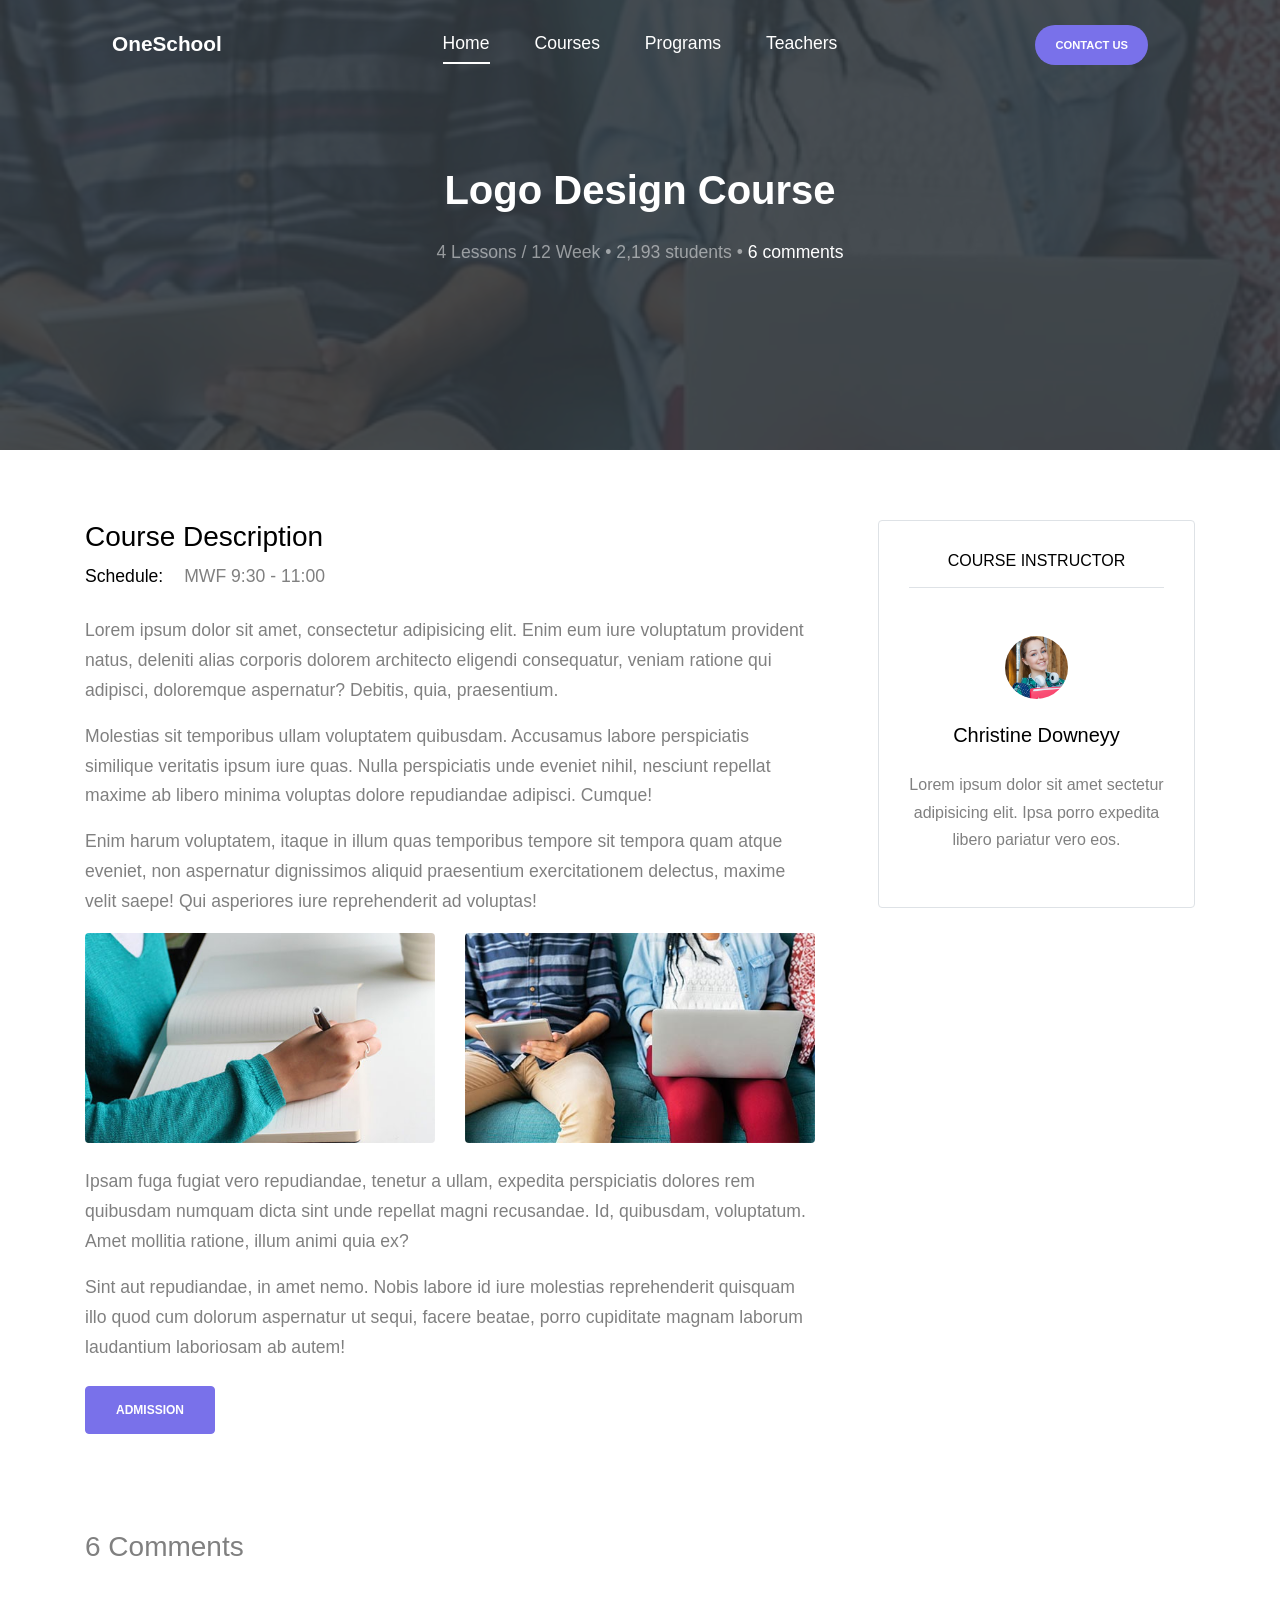
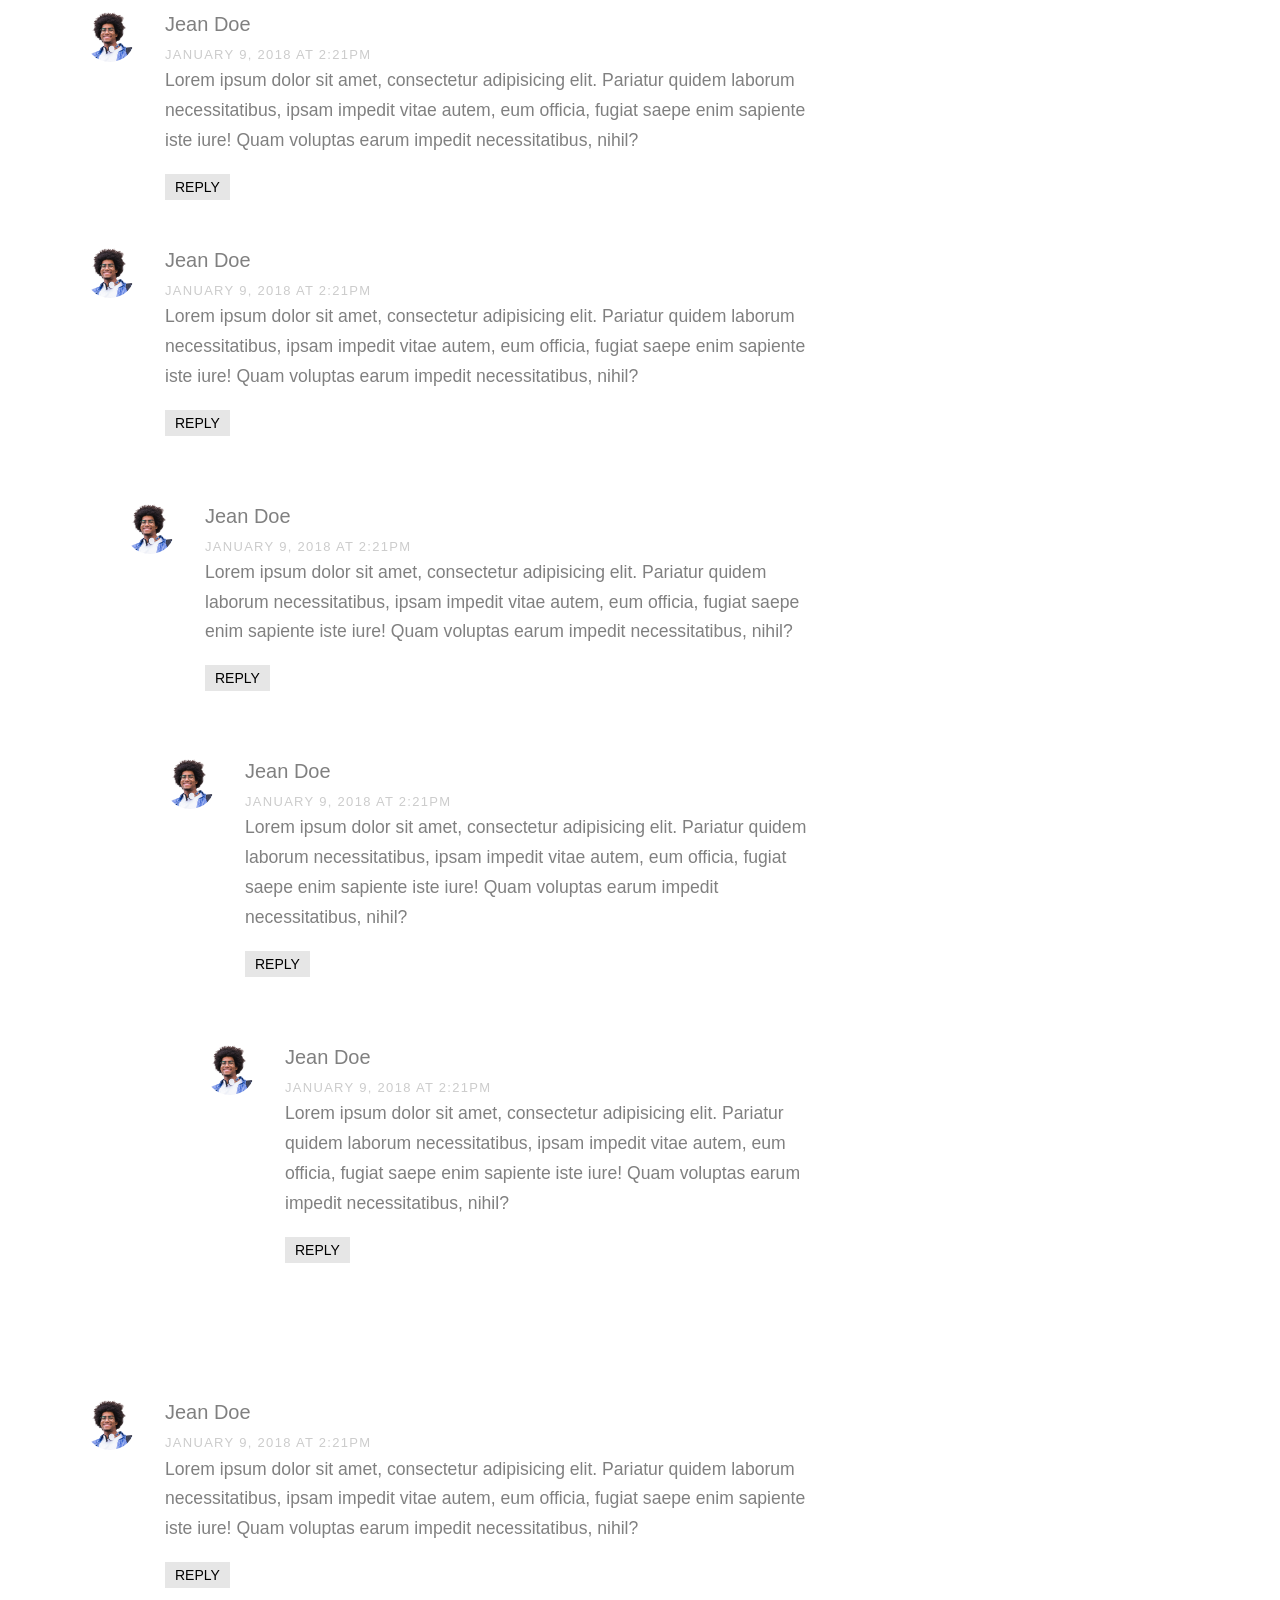
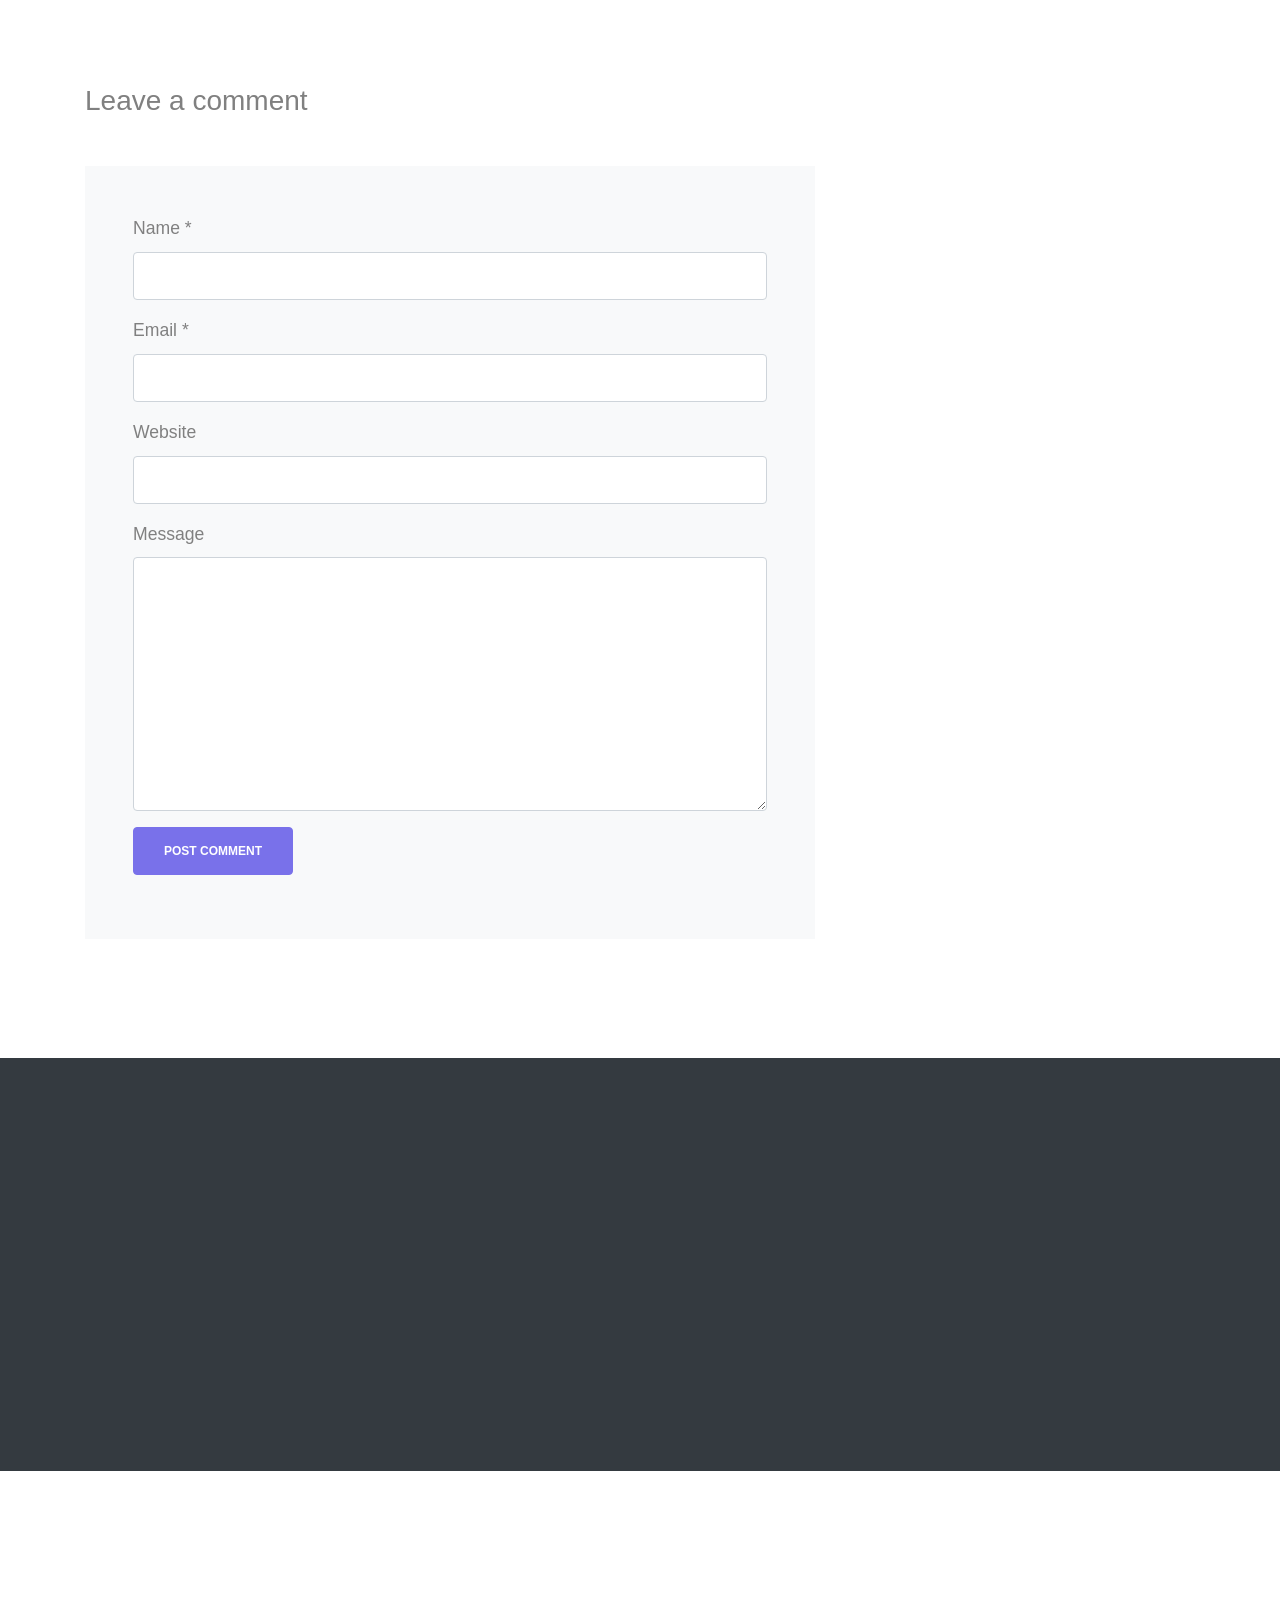
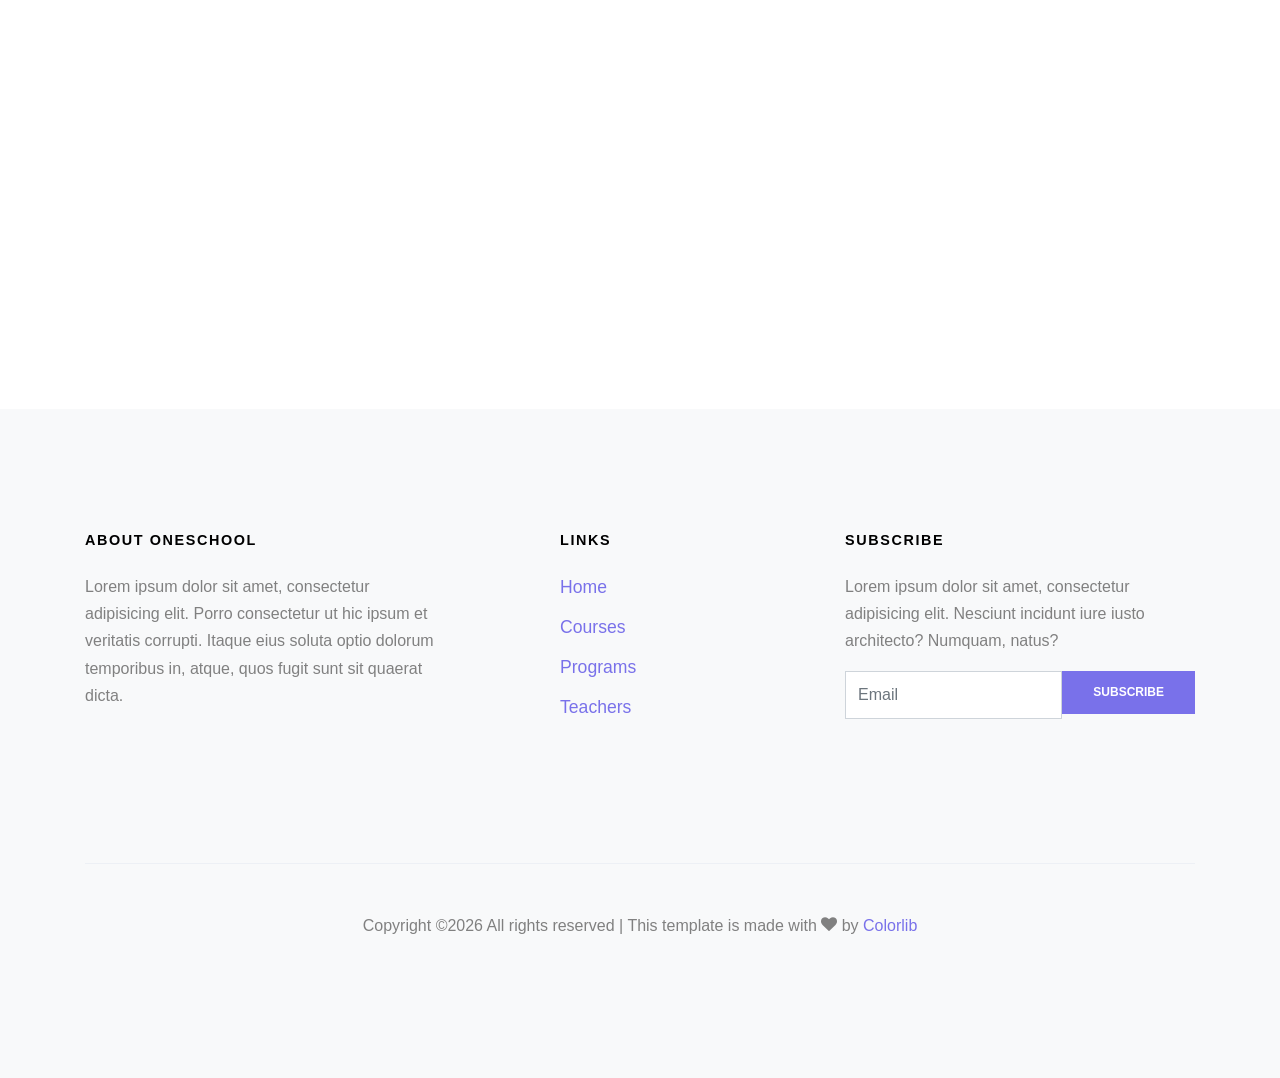
<file: oneschool-master/oneschool-master/course-single.html>
<!DOCTYPE html>
<html lang="en">
  <head>
    <title>OneSchool &mdash; Website by Colorlib</title>
    <meta charset="utf-8">
    <meta name="viewport" content="width=device-width, initial-scale=1, shrink-to-fit=no">
    
    
    <!-- <link href="https://fonts.googleapis.com/css?family=Muli:300,400,700,900" rel="stylesheet"> -->
    <link rel="stylesheet" href="fonts/icomoon/style.css">

    <link rel="stylesheet" href="css/bootstrap.min.css">
    <link rel="stylesheet" href="css/jquery-ui.css">
    <link rel="stylesheet" href="css/owl.carousel.min.css">
    <link rel="stylesheet" href="css/owl.theme.default.min.css">
    <link rel="stylesheet" href="css/owl.theme.default.min.css">

    <link rel="stylesheet" href="css/jquery.fancybox.min.css">

    <link rel="stylesheet" href="css/bootstrap-datepicker.css">

    <link rel="stylesheet" href="fonts/flaticon/font/flaticon.css">

    <link rel="stylesheet" href="css/aos.css">

    <link rel="stylesheet" href="css/style.css">
    
  </head>
  <body data-spy="scroll" data-target=".site-navbar-target" data-offset="300">
  
  <div class="site-wrap">

    <div class="site-mobile-menu site-navbar-target">
      <div class="site-mobile-menu-header">
        <div class="site-mobile-menu-close mt-3">
          <span class="icon-close2 js-menu-toggle"></span>
        </div>
      </div>
      <div class="site-mobile-menu-body"></div>
    </div>
   
    
    <header class="site-navbar py-4 js-sticky-header site-navbar-target" role="banner">
      
      <div class="container-fluid">
        <div class="d-flex align-items-center">
          <div class="site-logo mr-auto w-25"><a href="index.html">OneSchool</a></div>

          <div class="mx-auto text-center">
            <nav class="site-navigation position-relative text-right" role="navigation">
              <ul class="site-menu main-menu js-clone-nav mx-auto d-none d-lg-block  m-0 p-0">
                <li><a href="#home-section" class="nav-link">Home</a></li>
                <li><a href="#courses-section" class="nav-link">Courses</a></li>
                <li><a href="#programs-section" class="nav-link">Programs</a></li>
                <li><a href="#teachers-section" class="nav-link">Teachers</a></li>
              </ul>
            </nav>
          </div>

          <div class="ml-auto w-25">
            <nav class="site-navigation position-relative text-right" role="navigation">
              <ul class="site-menu main-menu site-menu-dark js-clone-nav mr-auto d-none d-lg-block m-0 p-0">
                <li class="cta"><a href="#contact-section" class="nav-link"><span>Contact Us</span></a></li>
              </ul>
            </nav>
            <a href="#" class="d-inline-block d-lg-none site-menu-toggle js-menu-toggle text-black float-right"><span class="icon-menu h3"></span></a>
          </div>
        </div>
      </div>
      
    </header>

    <div class="intro-section single-cover" id="home-section">
      
      <div class="slide-1 " style="background-image: url('images/img_2.jpg');" data-stellar-background-ratio="0.5">
        <div class="container">
          <div class="row align-items-center">
            <div class="col-12">
              <div class="row justify-content-center align-items-center text-center">
                <div class="col-lg-6">
                  <h1 data-aos="fade-up" data-aos-delay="0">Logo Design Course</h1>
                  <p data-aos="fade-up" data-aos-delay="100">4 Lessons / 12 Week &bullet; 2,193 students &bullet; <a href="#" class="text-white">6 comments</a></p>
                </div>

                
              </div>
            </div>
            
          </div>
        </div>
      </div>
    </div>
    
    <div class="site-section">
      <div class="container">
        <div class="row">
          <div class="col-lg-8 mb-5">

            <div class="mb-5">
              <h3 class="text-black">Course Description</h3>
              <p class="mb-4">
                <strong class="text-black mr-3">Schedule: </strong> MWF 9:30 - 11:00
              </p>
              <p>Lorem ipsum dolor sit amet, consectetur adipisicing elit. Enim eum iure voluptatum provident natus, deleniti alias corporis dolorem architecto eligendi consequatur, veniam ratione qui adipisci, doloremque aspernatur? Debitis, quia, praesentium.</p>
              <p>Molestias sit temporibus ullam voluptatem quibusdam. Accusamus labore perspiciatis similique veritatis ipsum iure quas. Nulla perspiciatis unde eveniet nihil, nesciunt repellat maxime ab libero minima voluptas dolore repudiandae adipisci. Cumque!</p>
              <p>Enim harum voluptatem, itaque in illum quas temporibus tempore sit tempora quam atque eveniet, non aspernatur dignissimos aliquid praesentium exercitationem delectus, maxime velit saepe! Qui asperiores iure reprehenderit ad voluptas!</p>
              <div class="row mb-4">
                <div class="col-md-6">
                  <img src="images/img_1.jpg" alt="Image" class="img-fluid rounded">
                </div>
                <div class="col-md-6">
                  <img src="images/img_2.jpg" alt="Image" class="img-fluid rounded">
                </div>
              </div>
              <p>Ipsam fuga fugiat vero repudiandae, tenetur a ullam, expedita perspiciatis dolores rem quibusdam numquam dicta sint unde repellat magni recusandae. Id, quibusdam, voluptatum. Amet mollitia ratione, illum animi quia ex?</p>
              <p>Sint aut repudiandae, in amet nemo. Nobis labore id iure molestias reprehenderit quisquam illo quod cum dolorum aspernatur ut sequi, facere beatae, porro cupiditate magnam laborum laudantium laboriosam ab autem!</p>

              <p class="mt-4"><a href="#" class="btn btn-primary">Admission</a></p>
            </div>

            <div class="pt-5">
              <h3 class="mb-5">6 Comments</h3>
              <ul class="comment-list">
                <li class="comment">
                  <div class="vcard bio">
                    <img src="images/person_1.jpg" alt="Image placeholder">
                  </div>
                  <div class="comment-body">
                    <h3>Jean Doe</h3>
                    <div class="meta">January 9, 2018 at 2:21pm</div>
                    <p>Lorem ipsum dolor sit amet, consectetur adipisicing elit. Pariatur quidem laborum necessitatibus, ipsam impedit vitae autem, eum officia, fugiat saepe enim sapiente iste iure! Quam voluptas earum impedit necessitatibus, nihil?</p>
                    <p><a href="#" class="reply">Reply</a></p>
                  </div>
                </li>

                <li class="comment">
                  <div class="vcard bio">
                    <img src="images/person_1.jpg" alt="Image placeholder">
                  </div>
                  <div class="comment-body">
                    <h3>Jean Doe</h3>
                    <div class="meta">January 9, 2018 at 2:21pm</div>
                    <p>Lorem ipsum dolor sit amet, consectetur adipisicing elit. Pariatur quidem laborum necessitatibus, ipsam impedit vitae autem, eum officia, fugiat saepe enim sapiente iste iure! Quam voluptas earum impedit necessitatibus, nihil?</p>
                    <p><a href="#" class="reply">Reply</a></p>
                  </div>

                  <ul class="children">
                    <li class="comment">
                      <div class="vcard bio">
                        <img src="images/person_1.jpg" alt="Image placeholder">
                      </div>
                      <div class="comment-body">
                        <h3>Jean Doe</h3>
                        <div class="meta">January 9, 2018 at 2:21pm</div>
                        <p>Lorem ipsum dolor sit amet, consectetur adipisicing elit. Pariatur quidem laborum necessitatibus, ipsam impedit vitae autem, eum officia, fugiat saepe enim sapiente iste iure! Quam voluptas earum impedit necessitatibus, nihil?</p>
                        <p><a href="#" class="reply">Reply</a></p>
                      </div>


                      <ul class="children">
                        <li class="comment">
                          <div class="vcard bio">
                            <img src="images/person_1.jpg" alt="Image placeholder">
                          </div>
                          <div class="comment-body">
                            <h3>Jean Doe</h3>
                            <div class="meta">January 9, 2018 at 2:21pm</div>
                            <p>Lorem ipsum dolor sit amet, consectetur adipisicing elit. Pariatur quidem laborum necessitatibus, ipsam impedit vitae autem, eum officia, fugiat saepe enim sapiente iste iure! Quam voluptas earum impedit necessitatibus, nihil?</p>
                            <p><a href="#" class="reply">Reply</a></p>
                          </div>

                            <ul class="children">
                              <li class="comment">
                                <div class="vcard bio">
                                  <img src="images/person_1.jpg" alt="Image placeholder">
                                </div>
                                <div class="comment-body">
                                  <h3>Jean Doe</h3>
                                  <div class="meta">January 9, 2018 at 2:21pm</div>
                                  <p>Lorem ipsum dolor sit amet, consectetur adipisicing elit. Pariatur quidem laborum necessitatibus, ipsam impedit vitae autem, eum officia, fugiat saepe enim sapiente iste iure! Quam voluptas earum impedit necessitatibus, nihil?</p>
                                  <p><a href="#" class="reply">Reply</a></p>
                                </div>
                              </li>
                            </ul>
                        </li>
                      </ul>
                    </li>
                  </ul>
                </li>

                <li class="comment">
                  <div class="vcard bio">
                    <img src="images/person_1.jpg" alt="Image placeholder">
                  </div>
                  <div class="comment-body">
                    <h3>Jean Doe</h3>
                    <div class="meta">January 9, 2018 at 2:21pm</div>
                    <p>Lorem ipsum dolor sit amet, consectetur adipisicing elit. Pariatur quidem laborum necessitatibus, ipsam impedit vitae autem, eum officia, fugiat saepe enim sapiente iste iure! Quam voluptas earum impedit necessitatibus, nihil?</p>
                    <p><a href="#" class="reply">Reply</a></p>
                  </div>
                </li>
              </ul>
              <!-- END comment-list -->
              
              <div class="comment-form-wrap pt-5">
                <h3 class="mb-5">Leave a comment</h3>
                <form action="#" class="p-5 bg-light">
                  <div class="form-group">
                    <label for="name">Name *</label>
                    <input type="text" class="form-control" id="name">
                  </div>
                  <div class="form-group">
                    <label for="email">Email *</label>
                    <input type="email" class="form-control" id="email">
                  </div>
                  <div class="form-group">
                    <label for="website">Website</label>
                    <input type="url" class="form-control" id="website">
                  </div>

                  <div class="form-group">
                    <label for="message">Message</label>
                    <textarea name="" id="message" cols="30" rows="10" class="form-control"></textarea>
                  </div>
                  <div class="form-group">
                    <input type="submit" value="Post Comment" class="btn btn-primary">
                  </div>

                </form>
              </div>
            </div>



          </div>
          <div class="col-lg-4 pl-lg-5">

            <div class="mb-5 text-center border rounded course-instructor">
              <h3 class="mb-5 text-black text-uppercase h6 border-bottom pb-3">Course Instructor</h3>
              <div class="mb-4 text-center">
                <img src="images/person_2.jpg" alt="Image" class="w-25 rounded-circle mb-4">  
                <h3 class="h5 text-black mb-4">Christine Downeyy</h3>
                <p>Lorem ipsum dolor sit amet sectetur adipisicing elit. Ipsa porro expedita libero pariatur vero eos.</p>
              </div>
            </div>

          </div>
        </div>
      </div>
    </div>

    <div class="site-section courses-title bg-dark" id="courses-section">
      <div class="container">
        <div class="row mb-5 justify-content-center">
          <div class="col-lg-7 text-center" data-aos="fade-up" data-aos-delay="">
            <h2 class="section-title">More Courses</h2>
          </div>
        </div>
      </div>
    </div>
    <div class="site-section courses-entry-wrap"  data-aos="fade" data-aos-delay="100">
      <div class="container">
        <div class="row">

          <div class="owl-carousel col-12 nonloop-block-14">

            <div class="course bg-white h-100 align-self-stretch">
              <figure class="m-0">
                <a href="course-single.html"><img src="images/img_1.jpg" alt="Image" class="img-fluid"></a>
              </figure>
              <div class="course-inner-text py-4 px-4">
                <span class="course-price">$20</span>
                <div class="meta"><span class="icon-clock-o"></span>4 Lessons / 12 week</div>
                <h3><a href="#">Study Law of Physics</a></h3>
                <p>Lorem ipsum dolor sit amet ipsa nulla adipisicing elit. </p>
              </div>
              <div class="d-flex border-top stats">
                <div class="py-3 px-4"><span class="icon-users"></span> 2,193 students</div>
                <div class="py-3 px-4 w-25 ml-auto border-left"><span class="icon-chat"></span> 2</div>
              </div>
            </div>

            <div class="course bg-white h-100 align-self-stretch">
              <figure class="m-0">
                <a href="course-single.html"><img src="images/img_2.jpg" alt="Image" class="img-fluid"></a>
              </figure>
              <div class="course-inner-text py-4 px-4">
                <span class="course-price">$99</span>
                <div class="meta"><span class="icon-clock-o"></span>4 Lessons / 12 week</div>
                <h3><a href="#">Logo Design Course</a></h3>
                <p>Lorem ipsum dolor sit amet ipsa nulla adipisicing elit. </p>
              </div>
              <div class="d-flex border-top stats">
                <div class="py-3 px-4"><span class="icon-users"></span> 2,193 students</div>
                <div class="py-3 px-4 w-25 ml-auto border-left"><span class="icon-chat"></span> 2</div>
              </div>
            </div>

            <div class="course bg-white h-100 align-self-stretch">
              <figure class="m-0">
                <a href="course-single.html"><img src="images/img_3.jpg" alt="Image" class="img-fluid"></a>
              </figure>
              <div class="course-inner-text py-4 px-4">
                <span class="course-price">$99</span>
                <div class="meta"><span class="icon-clock-o"></span>4 Lessons / 12 week</div>
                <h3><a href="#">JS Programming Language</a></h3>
                <p>Lorem ipsum dolor sit amet ipsa nulla adipisicing elit. </p>
              </div>
              <div class="d-flex border-top stats">
                <div class="py-3 px-4"><span class="icon-users"></span> 2,193 students</div>
                <div class="py-3 px-4 w-25 ml-auto border-left"><span class="icon-chat"></span> 2</div>
              </div>
            </div>



            <div class="course bg-white h-100 align-self-stretch">
              <figure class="m-0">
                <a href="course-single.html"><img src="images/img_4.jpg" alt="Image" class="img-fluid"></a>
              </figure>
              <div class="course-inner-text py-4 px-4">
                <span class="course-price">$20</span>
                <div class="meta"><span class="icon-clock-o"></span>4 Lessons / 12 week</div>
                <h3><a href="#">Study Law of Physics</a></h3>
                <p>Lorem ipsum dolor sit amet ipsa nulla adipisicing elit. </p>
              </div>
              <div class="d-flex border-top stats">
                <div class="py-3 px-4"><span class="icon-users"></span> 2,193 students</div>
                <div class="py-3 px-4 w-25 ml-auto border-left"><span class="icon-chat"></span> 2</div>
              </div>
            </div>

            <div class="course bg-white h-100 align-self-stretch">
              <figure class="m-0">
                <a href="course-single.html"><img src="images/img_5.jpg" alt="Image" class="img-fluid"></a>
              </figure>
              <div class="course-inner-text py-4 px-4">
                <span class="course-price">$99</span>
                <div class="meta"><span class="icon-clock-o"></span>4 Lessons / 12 week</div>
                <h3><a href="#">Logo Design Course</a></h3>
                <p>Lorem ipsum dolor sit amet ipsa nulla adipisicing elit. </p>
              </div>
              <div class="d-flex border-top stats">
                <div class="py-3 px-4"><span class="icon-users"></span> 2,193 students</div>
                <div class="py-3 px-4 w-25 ml-auto border-left"><span class="icon-chat"></span> 2</div>
              </div>
            </div>

            <div class="course bg-white h-100 align-self-stretch">
              <figure class="m-0">
                <a href="course-single.html"><img src="images/img_6.jpg" alt="Image" class="img-fluid"></a>
              </figure>
              <div class="course-inner-text py-4 px-4">
                <span class="course-price">$99</span>
                <div class="meta"><span class="icon-clock-o"></span>4 Lessons / 12 week</div>
                <h3><a href="#">JS Programming Language</a></h3>
                <p>Lorem ipsum dolor sit amet ipsa nulla adipisicing elit. </p>
              </div>
              <div class="d-flex border-top stats">
                <div class="py-3 px-4"><span class="icon-users"></span> 2,193 students</div>
                <div class="py-3 px-4 w-25 ml-auto border-left"><span class="icon-chat"></span> 2</div>
              </div>
            </div>

          </div>

         

        </div>
        <div class="row justify-content-center">
          <div class="col-7 text-center">
            <button class="customPrevBtn btn btn-primary m-1">Prev</button>
            <button class="customNextBtn btn btn-primary m-1">Next</button>
          </div>
        </div>
      </div>
    </div>
     
    <footer class="footer-section bg-light">
      <div class="container">
        <div class="row">
          <div class="col-md-4">
            <h3>About OneSchool</h3>
            <p>Lorem ipsum dolor sit amet, consectetur adipisicing elit. Porro consectetur ut hic ipsum et veritatis corrupti. Itaque eius soluta optio dolorum temporibus in, atque, quos fugit sunt sit quaerat dicta.</p>
          </div>

          <div class="col-md-3 ml-auto">
            <h3>Links</h3>
            <ul class="list-unstyled footer-links">
              <li><a href="#">Home</a></li>
              <li><a href="#">Courses</a></li>
              <li><a href="#">Programs</a></li>
              <li><a href="#">Teachers</a></li>
            </ul>
          </div>

          <div class="col-md-4">
            <h3>Subscribe</h3>
            <p>Lorem ipsum dolor sit amet, consectetur adipisicing elit. Nesciunt incidunt iure iusto architecto? Numquam, natus?</p>
            <form action="#" class="footer-subscribe">
              <div class="d-flex mb-5">
                <input type="text" class="form-control rounded-0" placeholder="Email">
                <input type="submit" class="btn btn-primary rounded-0" value="Subscribe">
              </div>
            </form>
          </div>

        </div>

        <div class="row pt-5 mt-5 text-center">
          <div class="col-md-12">
            <div class="border-top pt-5">
            <p>
        <!-- Link back to Colorlib can't be removed. Template is licensed under CC BY 3.0. -->
        Copyright &copy;<script>document.write(new Date().getFullYear());</script> All rights reserved | This template is made with <i class="icon-heart" aria-hidden="true"></i> by <a href="https://colorlib.com" target="_blank" >Colorlib</a>
        <!-- Link back to Colorlib can't be removed. Template is licensed under CC BY 3.0. -->
      </p>
            </div>
          </div>
          
        </div>
      </div>
    </footer>

  
    
  </div> <!-- .site-wrap -->

  <script src="js/jquery-3.3.1.min.js"></script>
  <script src="js/jquery-migrate-3.0.1.min.js"></script>
  <script src="js/jquery-ui.js"></script>
  <script src="js/popper.min.js"></script>
  <script src="js/bootstrap.min.js"></script>
  <script src="js/owl.carousel.min.js"></script>
  <script src="js/jquery.stellar.min.js"></script>
  <script src="js/jquery.countdown.min.js"></script>
  <script src="js/bootstrap-datepicker.min.js"></script>
  <script src="js/jquery.easing.1.3.js"></script>
  <script src="js/aos.js"></script>
  <script src="js/jquery.fancybox.min.js"></script>
  <script src="js/jquery.sticky.js"></script>

  
  <script src="js/main.js"></script>
    
  </body>
</html>
</file>
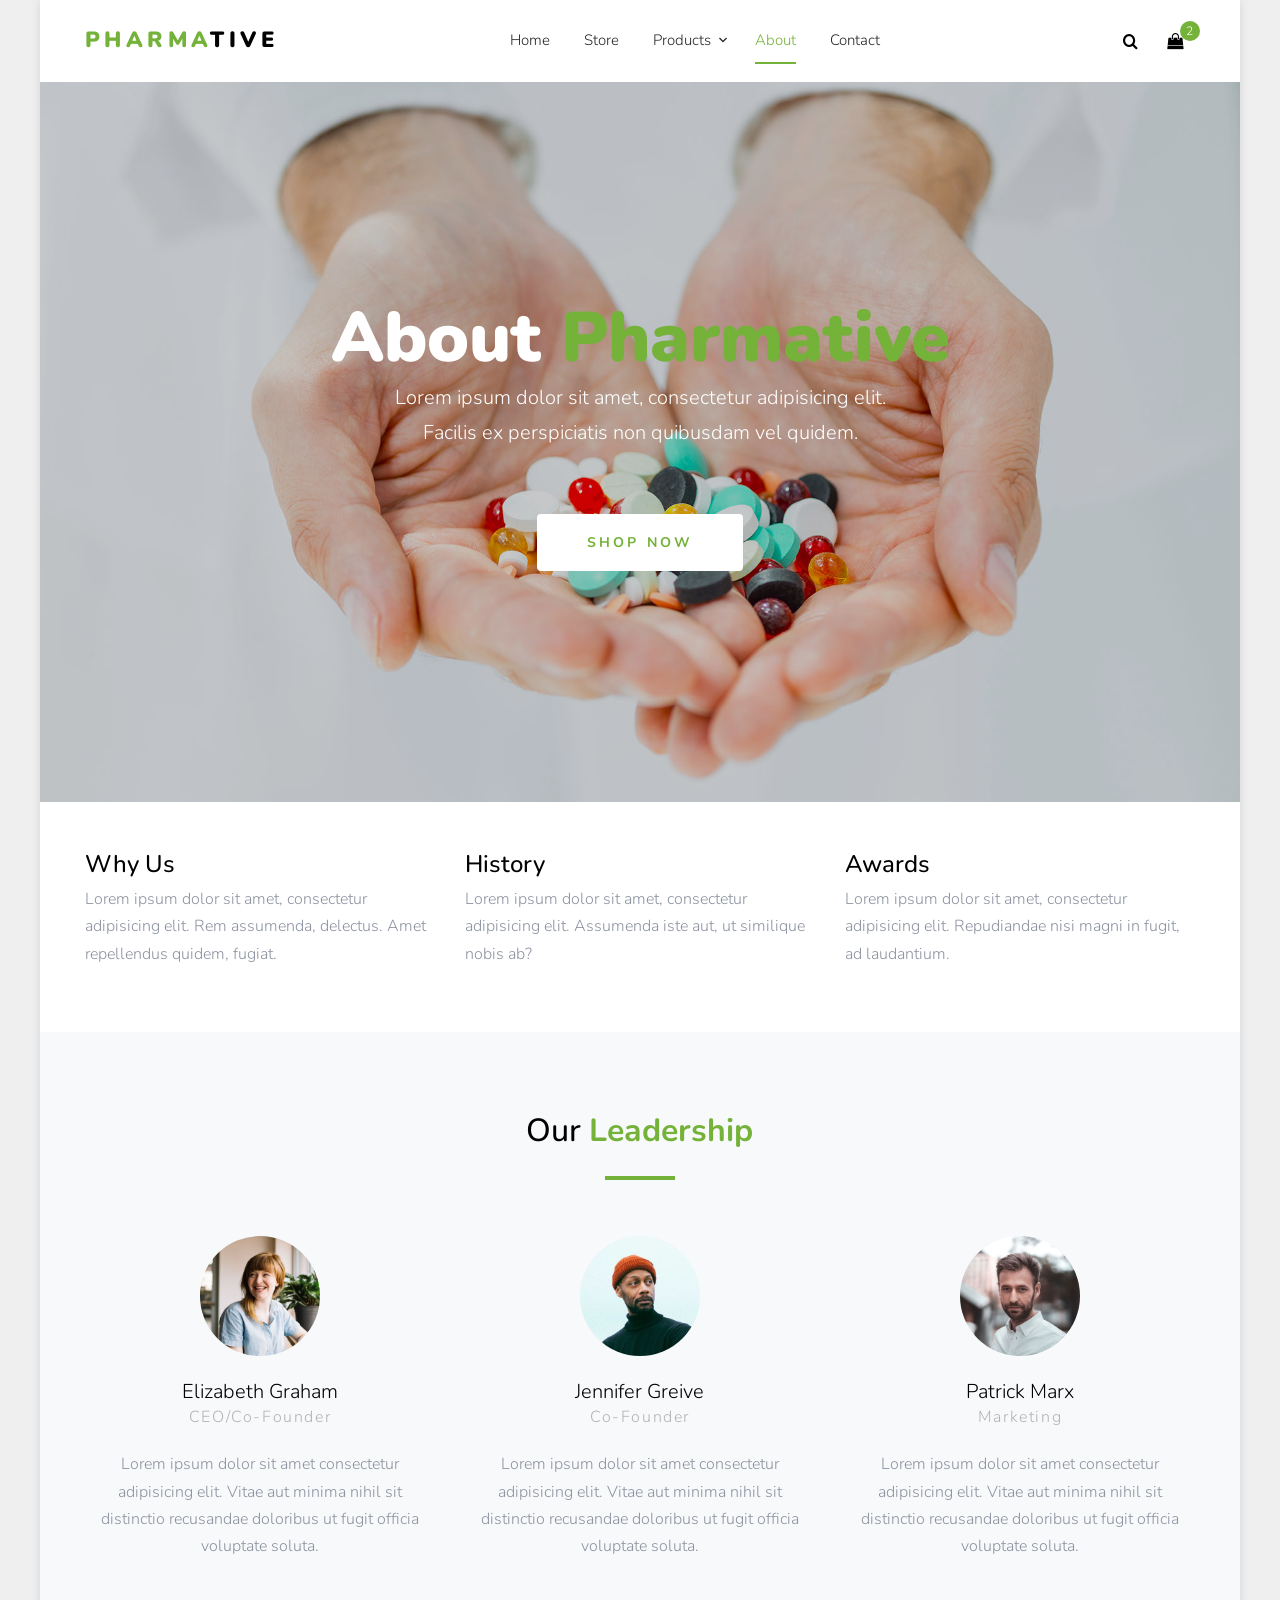
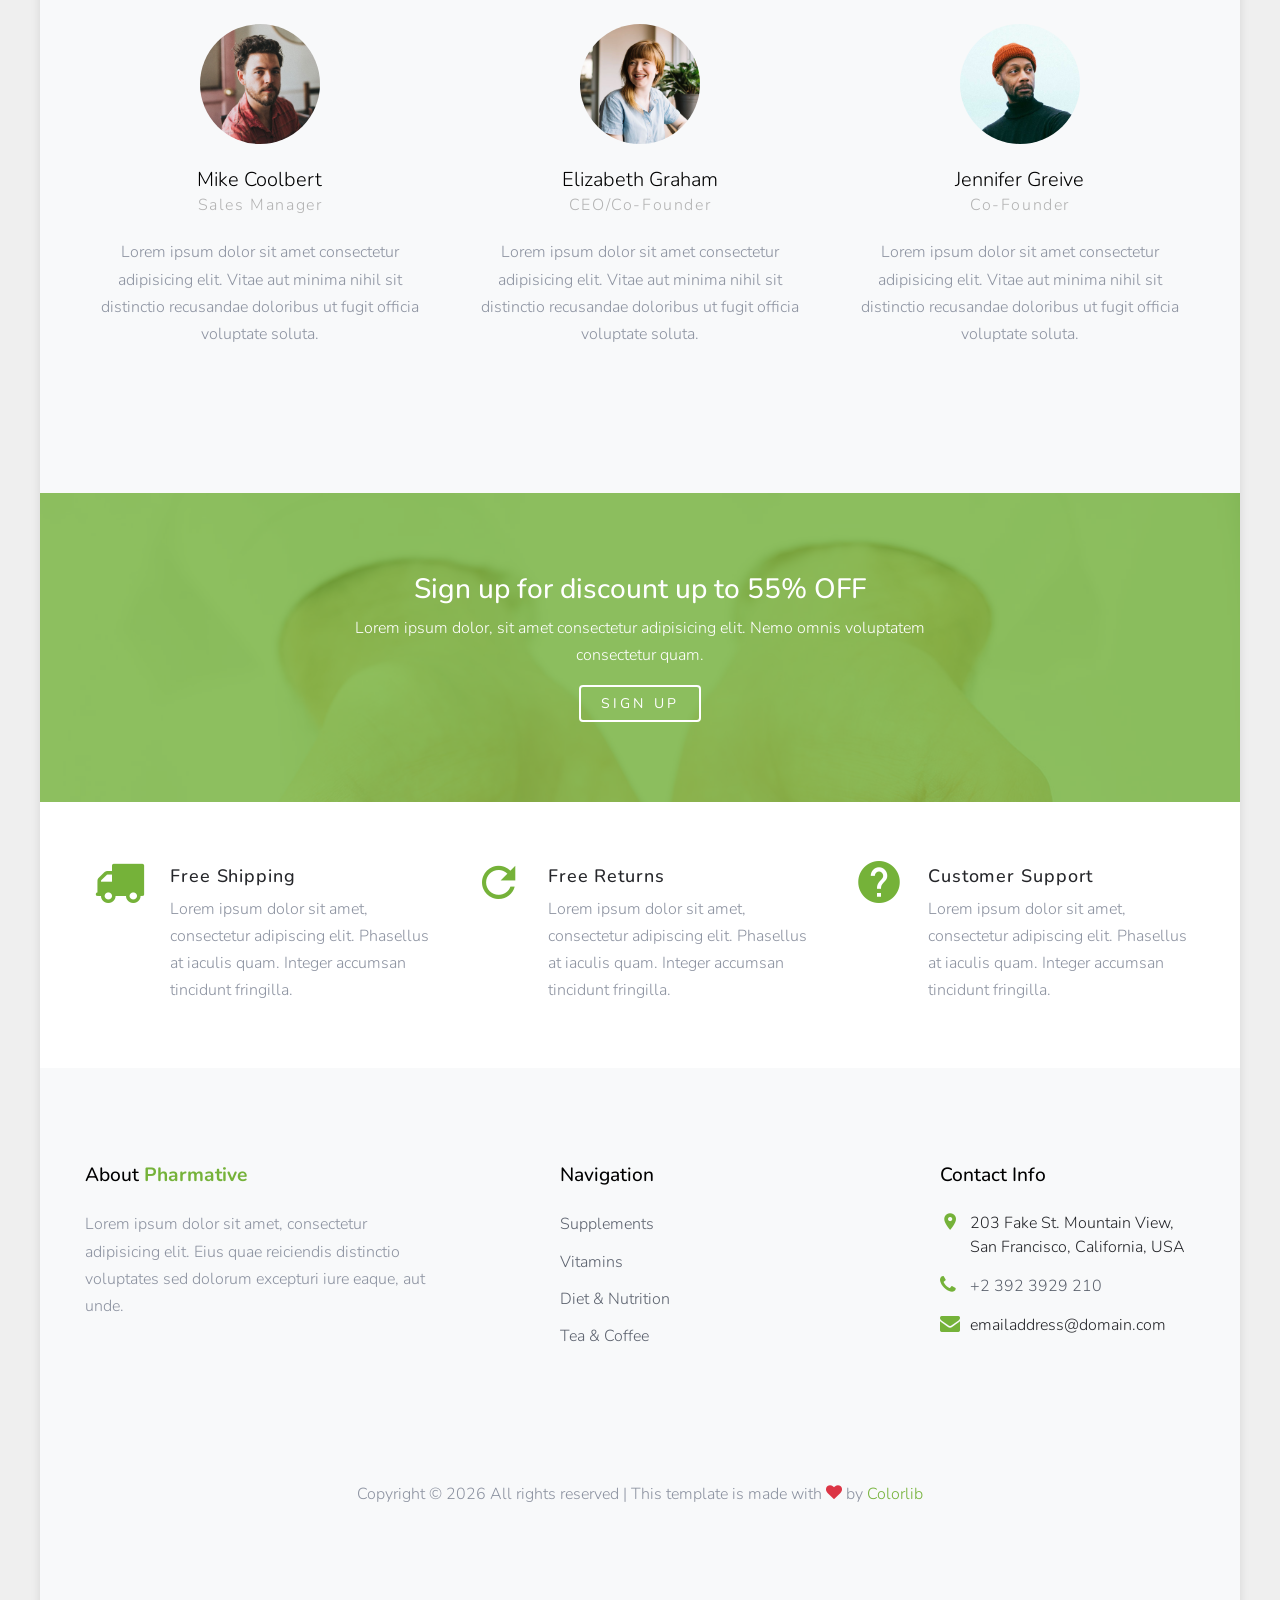
<file: pharmative-master/pharmative-master/about.html>
<!DOCTYPE html>
<html lang="en">

<head>
  <title>Pharmative &mdash; Colorlib Template</title>
  <meta charset="utf-8">
  <meta name="viewport" content="width=device-width, initial-scale=1, shrink-to-fit=no">

  <link href="https://fonts.googleapis.com/css2?family=Nunito:wght@400;700&display=swap" rel="stylesheet">
  <link rel="stylesheet" href="fonts/icomoon/style.css">

  <link rel="stylesheet" href="css/bootstrap.min.css">
  <link rel="stylesheet" href="fonts/flaticon/font/flaticon.css">
  <link rel="stylesheet" href="css/magnific-popup.css">
  <link rel="stylesheet" href="css/jquery-ui.css">
  <link rel="stylesheet" href="css/owl.carousel.min.css">
  <link rel="stylesheet" href="css/owl.theme.default.min.css">


  <link rel="stylesheet" href="css/aos.css">

  <link rel="stylesheet" href="css/style.css">

</head>

<body>

  <div class="site-wrap">


    <div class="site-navbar py-2">

      <div class="search-wrap">
        <div class="container">
          <a href="#" class="search-close js-search-close"><span class="icon-close2"></span></a>
          <form action="#" method="post">
            <input type="text" class="form-control" placeholder="Search keyword and hit enter...">
          </form>
        </div>
      </div>

      <div class="container">
        <div class="d-flex align-items-center justify-content-between">
          <div class="logo">
            <div class="site-logo">
              <a href="index.html" class="js-logo-clone"><strong class="text-primary">Pharma</strong>tive</a>
            </div>
          </div>
          <div class="main-nav d-none d-lg-block">
            <nav class="site-navigation text-right text-md-center" role="navigation">
              <ul class="site-menu js-clone-nav d-none d-lg-block">
                <li><a href="index.html">Home</a></li>
                <li><a href="shop.html">Store</a></li>
                <li class="has-children">
                  <a href="#">Products</a>
                  <ul class="dropdown">
                    <li><a href="#">Supplements</a></li>
                    <li class="has-children">
                      <a href="#">Vitamins</a>
                      <ul class="dropdown">
                        <li><a href="#">Supplements</a></li>
                        <li><a href="#">Vitamins</a></li>
                        <li><a href="#">Diet &amp; Nutrition</a></li>
                        <li><a href="#">Tea &amp; Coffee</a></li>
                      </ul>
                    </li>
                    <li><a href="#">Diet &amp; Nutrition</a></li>
                    <li><a href="#">Tea &amp; Coffee</a></li>
                    
                  </ul>
                </li>
                <li class="active"><a href="about.html">About</a></li>
                <li><a href="contact.html">Contact</a></li>
              </ul>
            </nav>
          </div>
          <div class="icons">
            <a href="#" class="icons-btn d-inline-block js-search-open"><span class="icon-search"></span></a>
            <a href="cart.html" class="icons-btn d-inline-block bag">
              <span class="icon-shopping-bag"></span>
              <span class="number">2</span>
            </a>
            <a href="#" class="site-menu-toggle js-menu-toggle ml-3 d-inline-block d-lg-none"><span
                class="icon-menu"></span></a>
          </div>
        </div>
      </div>
    </div>

    <div class="site-blocks-cover overlay" style="background-image: url('images/hero_bg_2.jpg');">
      <div class="container">
        <div class="row">
          <div class="col-lg-12 mx-auto align-self-center">
            <div class="site-block-cover-content text-center">
              <h1 class="mb-0">About <strong class="text-primary">Pharmative</strong></h1>
              <div class="row justify-content-center mb-5">
                <div class="col-lg-6 text-center">
                  <p>Lorem ipsum dolor sit amet, consectetur adipisicing elit. Facilis ex perspiciatis non quibusdam vel quidem.</p>
                </div>
              </div>
              <p><a href="#" class="btn btn-primary px-5 py-3">Shop Now</a></p>
            </div>
          </div>
        </div>
      </div>
    </div>
    
    
    <div class="site-section py-5" data-aos="fade">
      <div class="container">
        <div class="row">
          <div class="col-lg-4">
            <h3 class="text-black h4">Why Us</h3>
            <p>Lorem ipsum dolor sit amet, consectetur adipisicing elit. Rem assumenda, delectus. Amet repellendus quidem, fugiat.</p>
            
          </div>
          <div class="col-lg-4">
            <h3 class="text-black h4">History</h3>
            <p>Lorem ipsum dolor sit amet, consectetur adipisicing elit. Assumenda iste aut, ut similique nobis ab?</p>
            
          </div>
          <div class="col-lg-4">
            <h3 class="text-black h4">Awards</h3>
            <p>Lorem ipsum dolor sit amet, consectetur adipisicing elit. Repudiandae nisi magni in fugit, ad laudantium.</p>
            
          </div>
        </div>
      </div>
    </div>    

    <div class="site-section bg-light custom-border-bottom" data-aos="fade">
      <div class="container">
        <div class="row justify-content-center mb-5">


          <div class="title-section text-center col-md-7">
            <h2>Our <strong class="text-primary">Leadership</strong></h2>
          </div>

        </div>
        <div class="row">
          <div class="col-md-6 col-lg-4 mb-5">
    
            <div class="block-38 text-center">
              <div class="block-38-img">
                <div class="block-38-header">
                  <img src="images/person_1.jpg" alt="Image placeholder" class="mb-4">
                  <h3 class="block-38-heading h4">Elizabeth Graham</h3>
                  <p class="block-38-subheading">CEO/Co-Founder</p>
                </div>
                <div class="block-38-body">
                  <p>Lorem ipsum dolor sit amet consectetur adipisicing elit. Vitae aut minima nihil sit distinctio
                    recusandae doloribus ut fugit officia voluptate soluta. </p>
                </div>
              </div>
            </div>
          </div>
          <div class="col-md-6 col-lg-4 mb-5">
            <div class="block-38 text-center">
              <div class="block-38-img">
                <div class="block-38-header">
                  <img src="images/person_2.jpg" alt="Image placeholder" class="mb-4">
                  <h3 class="block-38-heading h4">Jennifer Greive</h3>
                  <p class="block-38-subheading">Co-Founder</p>
                </div>
                <div class="block-38-body">
                  <p>Lorem ipsum dolor sit amet consectetur adipisicing elit. Vitae aut minima nihil sit distinctio
                    recusandae doloribus ut fugit officia voluptate soluta. </p>
                </div>
              </div>
            </div>
          </div>
          <div class="col-md-6 col-lg-4 mb-5">
            <div class="block-38 text-center">
              <div class="block-38-img">
                <div class="block-38-header">
                  <img src="images/person_3.jpg" alt="Image placeholder" class="mb-4">
                  <h3 class="block-38-heading h4">Patrick Marx</h3>
                  <p class="block-38-subheading">Marketing</p>
                </div>
                <div class="block-38-body">
                  <p>Lorem ipsum dolor sit amet consectetur adipisicing elit. Vitae aut minima nihil sit distinctio
                    recusandae doloribus ut fugit officia voluptate soluta. </p>
                </div>
              </div>
            </div>
          </div>
          <div class="col-md-6 col-lg-4 mb-5">
            <div class="block-38 text-center">
              <div class="block-38-img">
                <div class="block-38-header">
                  <img src="images/person_4.jpg" alt="Image placeholder" class="mb-4">
                  <h3 class="block-38-heading h4">Mike Coolbert</h3>
                  <p class="block-38-subheading">Sales Manager</p>
                </div>
                <div class="block-38-body">
                  <p>Lorem ipsum dolor sit amet consectetur adipisicing elit. Vitae aut minima nihil sit distinctio
                    recusandae doloribus ut fugit officia voluptate soluta. </p>
                </div>
              </div>
            </div>
          </div>

          <div class="col-md-6 col-lg-4 mb-5">
    
            <div class="block-38 text-center">
              <div class="block-38-img">
                <div class="block-38-header">
                  <img src="images/person_1.jpg" alt="Image placeholder" class="mb-4">
                  <h3 class="block-38-heading h4">Elizabeth Graham</h3>
                  <p class="block-38-subheading">CEO/Co-Founder</p>
                </div>
                <div class="block-38-body">
                  <p>Lorem ipsum dolor sit amet consectetur adipisicing elit. Vitae aut minima nihil sit distinctio
                    recusandae doloribus ut fugit officia voluptate soluta. </p>
                </div>
              </div>
            </div>
          </div>
          <div class="col-md-6 col-lg-4 mb-5">
            <div class="block-38 text-center">
              <div class="block-38-img">
                <div class="block-38-header">
                  <img src="images/person_2.jpg" alt="Image placeholder" class="mb-4">
                  <h3 class="block-38-heading h4">Jennifer Greive</h3>
                  <p class="block-38-subheading">Co-Founder</p>
                </div>
                <div class="block-38-body">
                  <p>Lorem ipsum dolor sit amet consectetur adipisicing elit. Vitae aut minima nihil sit distinctio
                    recusandae doloribus ut fugit officia voluptate soluta. </p>
                </div>
              </div>
            </div>
          </div>
        </div>
      </div>
    </div>

    <div class="site-section bg-image overlay" style="background-image: url('images/hero_bg_2.jpg');">
      <div class="container">
        <div class="row justify-content-center text-center">
         <div class="col-lg-7">
           <h3 class="text-white">Sign up for discount up to 55% OFF</h3>
           <p class="text-white">Lorem ipsum dolor, sit amet consectetur adipisicing elit. Nemo omnis voluptatem consectetur quam.</p>
           <p class="mb-0"><a href="#" class="btn btn-outline-white">Sign up</a></p>
         </div>
        </div>
      </div>
    </div>

    <div class="site-section site-section-sm site-blocks-1 border-0" data-aos="fade">
      <div class="container">
        <div class="row">
          <div class="col-md-6 col-lg-4 d-lg-flex mb-4 mb-lg-0 pl-4" data-aos="fade-up" data-aos-delay="">
            <div class="icon mr-4 align-self-start">
              <span class="icon-truck text-primary"></span>
            </div>
            <div class="text">
              <h2>Free Shipping</h2>
              <p>Lorem ipsum dolor sit amet, consectetur adipiscing elit. Phasellus at iaculis quam. Integer accumsan
                tincidunt fringilla.</p>
            </div>
          </div>
          <div class="col-md-6 col-lg-4 d-lg-flex mb-4 mb-lg-0 pl-4" data-aos="fade-up" data-aos-delay="100">
            <div class="icon mr-4 align-self-start">
              <span class="icon-refresh2 text-primary"></span>
            </div>
            <div class="text">
              <h2>Free Returns</h2>
              <p>Lorem ipsum dolor sit amet, consectetur adipiscing elit. Phasellus at iaculis quam. Integer accumsan
                tincidunt fringilla.</p>
            </div>
          </div>
          <div class="col-md-6 col-lg-4 d-lg-flex mb-4 mb-lg-0 pl-4" data-aos="fade-up" data-aos-delay="200">
            <div class="icon mr-4 align-self-start">
              <span class="icon-help text-primary"></span>
            </div>
            <div class="text">
              <h2>Customer Support</h2>
              <p>Lorem ipsum dolor sit amet, consectetur adipiscing elit. Phasellus at iaculis quam. Integer accumsan
                tincidunt fringilla.</p>
            </div>
          </div>
        </div>
      </div>
    </div>

    <footer class="site-footer bg-light">
      <div class="container">
        <div class="row">
          <div class="col-md-6 col-lg-4 mb-4 mb-lg-0">

            <div class="block-7">
              <h3 class="footer-heading mb-4">About <strong class="text-primary">Pharmative</strong></h3>
              <p>Lorem ipsum dolor sit amet, consectetur adipisicing elit. Eius quae reiciendis distinctio voluptates
                sed dolorum excepturi iure eaque, aut unde.</p>
            </div>

          </div>
          <div class="col-lg-3 mx-auto mb-5 mb-lg-0">
            <h3 class="footer-heading mb-4">Navigation</h3>
            <ul class="list-unstyled">
              <li><a href="#">Supplements</a></li>
              <li><a href="#">Vitamins</a></li>
              <li><a href="#">Diet &amp; Nutrition</a></li>
              <li><a href="#">Tea &amp; Coffee</a></li>
            </ul>
          </div>

          <div class="col-md-6 col-lg-3">
            <div class="block-5 mb-5">
              <h3 class="footer-heading mb-4">Contact Info</h3>
              <ul class="list-unstyled">
                <li class="address">203 Fake St. Mountain View, San Francisco, California, USA</li>
                <li class="phone"><a href="tel://23923929210">+2 392 3929 210</a></li>
                <li class="email">emailaddress@domain.com</li>
              </ul>
            </div>


          </div>
        </div>
        <div class="row pt-5 mt-5 text-center">
          <div class="col-md-12">
            <p>
              <!-- Link back to Colorlib can't be removed. Template is licensed under CC BY 3.0. -->
              Copyright &copy;
              <script>document.write(new Date().getFullYear());</script> All rights reserved | This template is made
              with <i class="icon-heart text-danger" aria-hidden="true"></i> by <a href="https://colorlib.com" target="_blank"
                class="text-primary">Colorlib</a>
              <!-- Link back to Colorlib can't be removed. Template is licensed under CC BY 3.0. -->
            </p>
          </div>

        </div>
      </div>
    </footer>
  </div>

  <script src="js/jquery-3.3.1.min.js"></script>
  <script src="js/jquery-ui.js"></script>
  <script src="js/popper.min.js"></script>
  <script src="js/bootstrap.min.js"></script>
  <script src="js/owl.carousel.min.js"></script>
  <script src="js/jquery.magnific-popup.min.js"></script>
  <script src="js/aos.js"></script>

  <script src="js/main.js"></script>

</body>

</html>
</file>
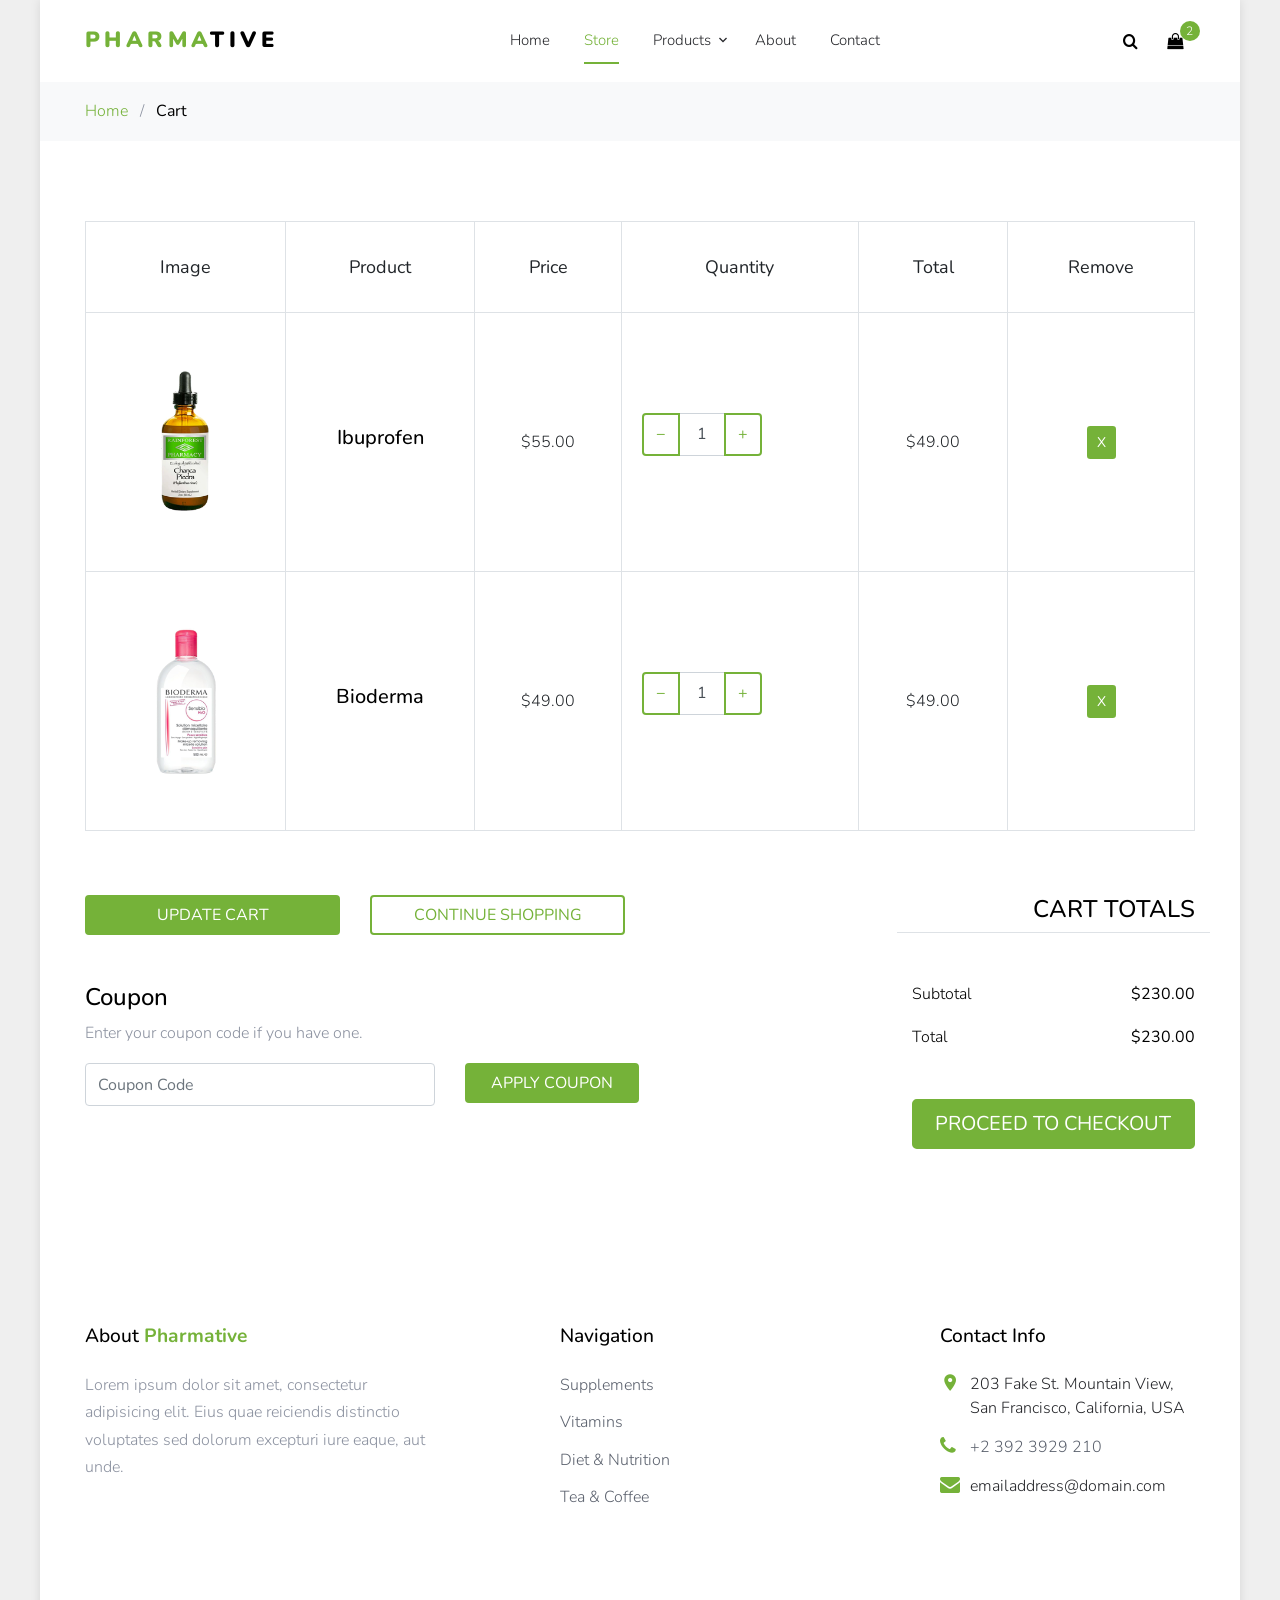
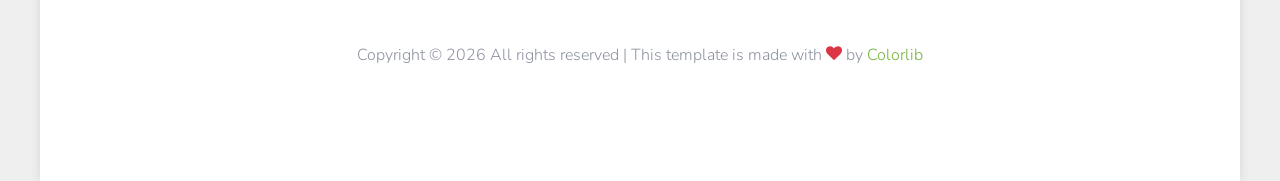
<file: pharmative-master/pharmative-master/cart.html>
<!DOCTYPE html>
<html lang="en">

<head>
  <title>Pharmative &mdash; Colorlib Template</title>
  <meta charset="utf-8">
  <meta name="viewport" content="width=device-width, initial-scale=1, shrink-to-fit=no">

  <link href="https://fonts.googleapis.com/css2?family=Nunito:wght@400;700&display=swap" rel="stylesheet">
  <link rel="stylesheet" href="fonts/icomoon/style.css">

  <link rel="stylesheet" href="css/bootstrap.min.css">
  <link rel="stylesheet" href="fonts/flaticon/font/flaticon.css">
  <link rel="stylesheet" href="css/magnific-popup.css">
  <link rel="stylesheet" href="css/jquery-ui.css">
  <link rel="stylesheet" href="css/owl.carousel.min.css">
  <link rel="stylesheet" href="css/owl.theme.default.min.css">


  <link rel="stylesheet" href="css/aos.css">

  <link rel="stylesheet" href="css/style.css">

</head>

<body>

  <div class="site-wrap">


    <div class="site-navbar py-2">

      <div class="search-wrap">
        <div class="container">
          <a href="#" class="search-close js-search-close"><span class="icon-close2"></span></a>
          <form action="#" method="post">
            <input type="text" class="form-control" placeholder="Search keyword and hit enter...">
          </form>
        </div>
      </div>

      <div class="container">
        <div class="d-flex align-items-center justify-content-between">
          <div class="logo">
            <div class="site-logo">
              <a href="index.html" class="js-logo-clone"><strong class="text-primary">Pharma</strong>tive</a>
            </div>
          </div>
          <div class="main-nav d-none d-lg-block">
            <nav class="site-navigation text-right text-md-center" role="navigation">
              <ul class="site-menu js-clone-nav d-none d-lg-block">
                <li><a href="index.html">Home</a></li>
                <li class="active"><a href="shop.html">Store</a></li>
                <li class="has-children">
                  <a href="#">Products</a>
                  <ul class="dropdown">
                    <li><a href="#">Supplements</a></li>
                    <li class="has-children">
                      <a href="#">Vitamins</a>
                      <ul class="dropdown">
                        <li><a href="#">Supplements</a></li>
                        <li><a href="#">Vitamins</a></li>
                        <li><a href="#">Diet &amp; Nutrition</a></li>
                        <li><a href="#">Tea &amp; Coffee</a></li>
                      </ul>
                    </li>
                    <li><a href="#">Diet &amp; Nutrition</a></li>
                    <li><a href="#">Tea &amp; Coffee</a></li>
                    
                  </ul>
                </li>
                <li><a href="about.html">About</a></li>
                <li><a href="contact.html">Contact</a></li>
              </ul>
            </nav>
          </div>
          <div class="icons">
            <a href="#" class="icons-btn d-inline-block js-search-open"><span class="icon-search"></span></a>
            <a href="cart.html" class="icons-btn d-inline-block bag">
              <span class="icon-shopping-bag"></span>
              <span class="number">2</span>
            </a>
            <a href="#" class="site-menu-toggle js-menu-toggle ml-3 d-inline-block d-lg-none"><span
                class="icon-menu"></span></a>
          </div>
        </div>
      </div>
    </div>

    <div class="bg-light py-3">
      <div class="container">
        <div class="row">
          <div class="col-md-12 mb-0">
            <a href="index.html">Home</a> <span class="mx-2 mb-0">/</span> 
            <strong class="text-black">Cart</strong>
          </div>
        </div>
      </div>
    </div>

    <div class="site-section">
      <div class="container">
        <div class="row mb-5">
          <form class="col-md-12" method="post">
            <div class="site-blocks-table">
              <table class="table table-bordered">
                <thead>
                  <tr>
                    <th class="product-thumbnail">Image</th>
                    <th class="product-name">Product</th>
                    <th class="product-price">Price</th>
                    <th class="product-quantity">Quantity</th>
                    <th class="product-total">Total</th>
                    <th class="product-remove">Remove</th>
                  </tr>
                </thead>
                <tbody>
                  <tr>
                    <td class="product-thumbnail">
                      <img src="images/product_02.png" alt="Image" class="img-fluid">
                    </td>
                    <td class="product-name">
                      <h2 class="h5 text-black">Ibuprofen</h2>
                    </td>
                    <td>$55.00</td>
                    <td>
                      <div class="input-group mb-3" style="max-width: 120px;">
                        <div class="input-group-prepend">
                          <button class="btn btn-outline-primary js-btn-minus" type="button">&minus;</button>
                        </div>
                        <input type="text" class="form-control text-center" value="1" placeholder=""
                          aria-label="Example text with button addon" aria-describedby="button-addon1">
                        <div class="input-group-append">
                          <button class="btn btn-outline-primary js-btn-plus" type="button">&plus;</button>
                        </div>
                      </div>
    
                    </td>
                    <td>$49.00</td>
                    <td><a href="#" class="btn btn-primary height-auto btn-sm">X</a></td>
                  </tr>
    
                  <tr>
                    <td class="product-thumbnail">
                      <img src="images/product_01.png" alt="Image" class="img-fluid">
                    </td>
                    <td class="product-name">
                      <h2 class="h5 text-black">Bioderma</h2>
                    </td>
                    <td>$49.00</td>
                    <td>
                      <div class="input-group mb-3" style="max-width: 120px;">
                        <div class="input-group-prepend">
                          <button class="btn btn-outline-primary js-btn-minus" type="button">&minus;</button>
                        </div>
                        <input type="text" class="form-control text-center" value="1" placeholder=""
                          aria-label="Example text with button addon" aria-describedby="button-addon1">
                        <div class="input-group-append">
                          <button class="btn btn-outline-primary js-btn-plus" type="button">&plus;</button>
                        </div>
                      </div>
    
                    </td>
                    <td>$49.00</td>
                    <td><a href="#" class="btn btn-primary height-auto btn-sm">X</a></td>
                  </tr>
                </tbody>
              </table>
            </div>
          </form>
        </div>
    
        <div class="row">
          <div class="col-md-6">
            <div class="row mb-5">
              <div class="col-md-6 mb-3 mb-md-0">
                <button class="btn btn-primary btn-md btn-block">Update Cart</button>
              </div>
              <div class="col-md-6">
                <button class="btn btn-outline-primary btn-md btn-block">Continue Shopping</button>
              </div>
            </div>
            <div class="row">
              <div class="col-md-12">
                <label class="text-black h4" for="coupon">Coupon</label>
                <p>Enter your coupon code if you have one.</p>
              </div>
              <div class="col-md-8 mb-3 mb-md-0">
                <input type="text" class="form-control py-3" id="coupon" placeholder="Coupon Code">
              </div>
              <div class="col-md-4">
                <button class="btn btn-primary btn-md px-4">Apply Coupon</button>
              </div>
            </div>
          </div>
          <div class="col-md-6 pl-5">
            <div class="row justify-content-end">
              <div class="col-md-7">
                <div class="row">
                  <div class="col-md-12 text-right border-bottom mb-5">
                    <h3 class="text-black h4 text-uppercase">Cart Totals</h3>
                  </div>
                </div>
                <div class="row mb-3">
                  <div class="col-md-6">
                    <span class="text-black">Subtotal</span>
                  </div>
                  <div class="col-md-6 text-right">
                    <strong class="text-black">$230.00</strong>
                  </div>
                </div>
                <div class="row mb-5">
                  <div class="col-md-6">
                    <span class="text-black">Total</span>
                  </div>
                  <div class="col-md-6 text-right">
                    <strong class="text-black">$230.00</strong>
                  </div>
                </div>
    
                <div class="row">
                  <div class="col-md-12">
                    <button class="btn btn-primary btn-lg btn-block" onclick="window.location='checkout.html'">Proceed To
                      Checkout</button>
                  </div>
                </div>
              </div>
            </div>
          </div>
        </div>
      </div>
    </div>

    <footer class="site-footer">
      <div class="container">
        <div class="row">
          <div class="col-md-6 col-lg-4 mb-4 mb-lg-0">

            <div class="block-7">
              <h3 class="footer-heading mb-4">About <strong class="text-primary">Pharmative</strong></h3>
              <p>Lorem ipsum dolor sit amet, consectetur adipisicing elit. Eius quae reiciendis distinctio voluptates
                sed dolorum excepturi iure eaque, aut unde.</p>
            </div>

          </div>
          <div class="col-lg-3 mx-auto mb-5 mb-lg-0">
            <h3 class="footer-heading mb-4">Navigation</h3>
            <ul class="list-unstyled">
              <li><a href="#">Supplements</a></li>
              <li><a href="#">Vitamins</a></li>
              <li><a href="#">Diet &amp; Nutrition</a></li>
              <li><a href="#">Tea &amp; Coffee</a></li>
            </ul>
          </div>

          <div class="col-md-6 col-lg-3">
            <div class="block-5 mb-5">
              <h3 class="footer-heading mb-4">Contact Info</h3>
              <ul class="list-unstyled">
                <li class="address">203 Fake St. Mountain View, San Francisco, California, USA</li>
                <li class="phone"><a href="tel://23923929210">+2 392 3929 210</a></li>
                <li class="email">emailaddress@domain.com</li>
              </ul>
            </div>


          </div>
        </div>
        <div class="row pt-5 mt-5 text-center">
          <div class="col-md-12">
            <p>
              <!-- Link back to Colorlib can't be removed. Template is licensed under CC BY 3.0. -->
              Copyright &copy;
              <script>document.write(new Date().getFullYear());</script> All rights reserved | This template is made
              with <i class="icon-heart text-danger" aria-hidden="true"></i> by <a href="https://colorlib.com" target="_blank"
                class="text-primary">Colorlib</a>
              <!-- Link back to Colorlib can't be removed. Template is licensed under CC BY 3.0. -->
            </p>
          </div>

        </div>
      </div>
    </footer>
  </div>

  <script src="js/jquery-3.3.1.min.js"></script>
  <script src="js/jquery-ui.js"></script>
  <script src="js/popper.min.js"></script>
  <script src="js/bootstrap.min.js"></script>
  <script src="js/owl.carousel.min.js"></script>
  <script src="js/jquery.magnific-popup.min.js"></script>
  <script src="js/aos.js"></script>

  <script src="js/main.js"></script>

</body>

</html>
</file>
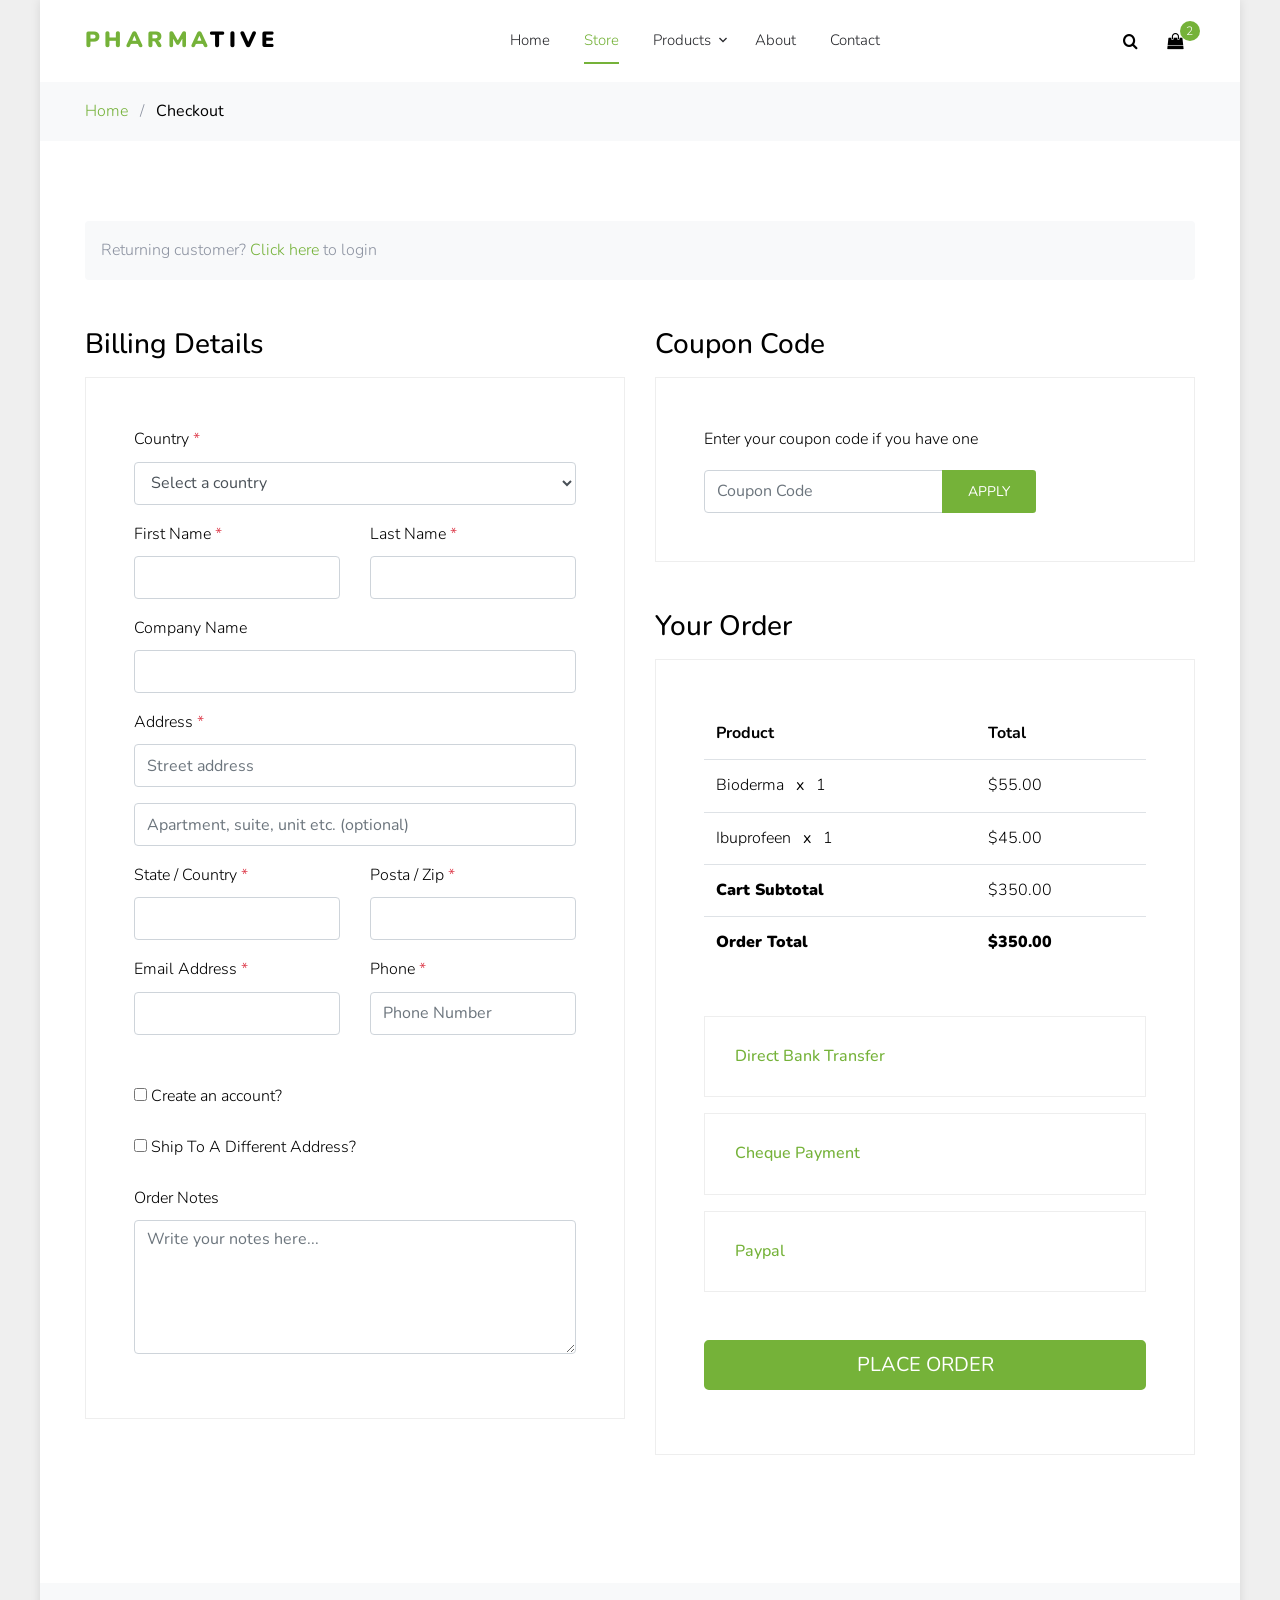
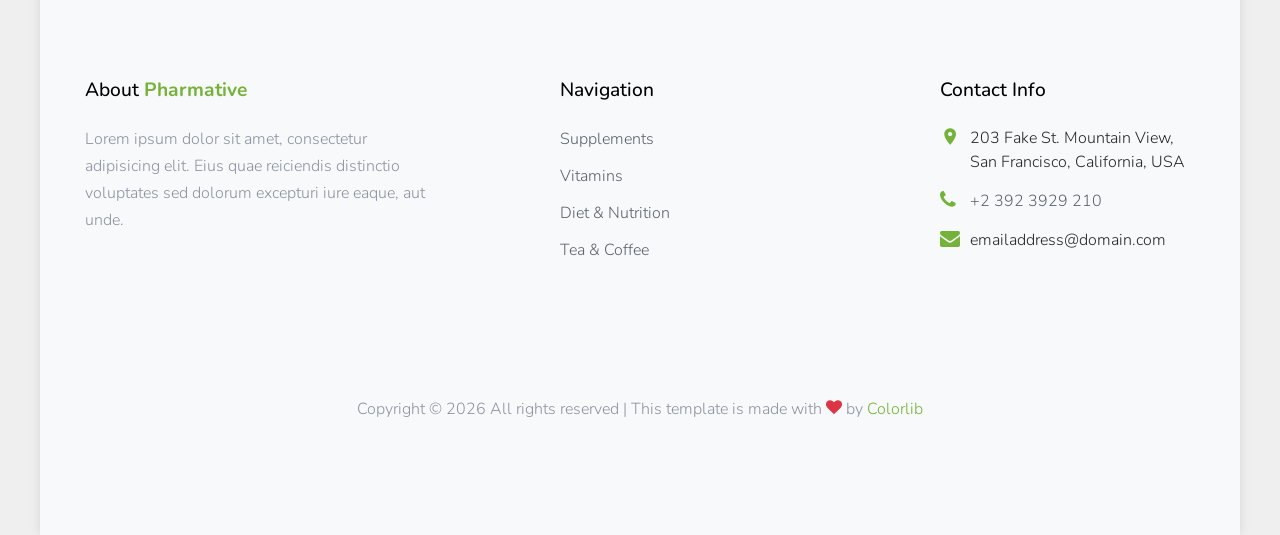
<file: pharmative-master/pharmative-master/checkout.html>
<!DOCTYPE html>
<html lang="en">

<head>
  <title>Pharmative &mdash; Colorlib Template</title>
  <meta charset="utf-8">
  <meta name="viewport" content="width=device-width, initial-scale=1, shrink-to-fit=no">

  <link href="https://fonts.googleapis.com/css2?family=Nunito:wght@400;700&display=swap" rel="stylesheet">
  <link rel="stylesheet" href="fonts/icomoon/style.css">

  <link rel="stylesheet" href="css/bootstrap.min.css">
  <link rel="stylesheet" href="fonts/flaticon/font/flaticon.css">
  <link rel="stylesheet" href="css/magnific-popup.css">
  <link rel="stylesheet" href="css/jquery-ui.css">
  <link rel="stylesheet" href="css/owl.carousel.min.css">
  <link rel="stylesheet" href="css/owl.theme.default.min.css">


  <link rel="stylesheet" href="css/aos.css">

  <link rel="stylesheet" href="css/style.css">

</head>

<body>

  <div class="site-wrap">


    <div class="site-navbar py-2">

      <div class="search-wrap">
        <div class="container">
          <a href="#" class="search-close js-search-close"><span class="icon-close2"></span></a>
          <form action="#" method="post">
            <input type="text" class="form-control" placeholder="Search keyword and hit enter...">
          </form>
        </div>
      </div>

      <div class="container">
        <div class="d-flex align-items-center justify-content-between">
          <div class="logo">
            <div class="site-logo">
              <a href="index.html" class="js-logo-clone"><strong class="text-primary">Pharma</strong>tive</a>
            </div>
          </div>
          <div class="main-nav d-none d-lg-block">
            <nav class="site-navigation text-right text-md-center" role="navigation">
              <ul class="site-menu js-clone-nav d-none d-lg-block">
                <li><a href="index.html">Home</a></li>
                <li class="active"><a href="shop.html">Store</a></li>
                <li class="has-children">
                  <a href="#">Products</a>
                  <ul class="dropdown">
                    <li><a href="#">Supplements</a></li>
                    <li class="has-children">
                      <a href="#">Vitamins</a>
                      <ul class="dropdown">
                        <li><a href="#">Supplements</a></li>
                        <li><a href="#">Vitamins</a></li>
                        <li><a href="#">Diet &amp; Nutrition</a></li>
                        <li><a href="#">Tea &amp; Coffee</a></li>
                      </ul>
                    </li>
                    <li><a href="#">Diet &amp; Nutrition</a></li>
                    <li><a href="#">Tea &amp; Coffee</a></li>
                    
                  </ul>
                </li>
                <li><a href="about.html">About</a></li>
                <li><a href="contact.html">Contact</a></li>
              </ul>
            </nav>
          </div>
          <div class="icons">
            <a href="#" class="icons-btn d-inline-block js-search-open"><span class="icon-search"></span></a>
            <a href="cart.html" class="icons-btn d-inline-block bag">
              <span class="icon-shopping-bag"></span>
              <span class="number">2</span>
            </a>
            <a href="#" class="site-menu-toggle js-menu-toggle ml-3 d-inline-block d-lg-none"><span
                class="icon-menu"></span></a>
          </div>
        </div>
      </div>
    </div>
  

    <div class="bg-light py-3">
      <div class="container">
        <div class="row">
          <div class="col-md-12 mb-0">
            <a href="index.html">Home</a> <span class="mx-2 mb-0">/</span>
            <strong class="text-black">Checkout</strong>
          </div>
        </div>
      </div>
    </div>

    <div class="site-section">
      <div class="container">
        <div class="row mb-5">
          <div class="col-md-12">
            <div class="bg-light rounded p-3">
              <p class="mb-0">Returning customer? <a href="#" class="d-inline-block">Click here</a> to login</p>
            </div>
          </div>
        </div>
        <div class="row">
          <div class="col-md-6 mb-5 mb-md-0">
            <h2 class="h3 mb-3 text-black">Billing Details</h2>
            <div class="p-3 p-lg-5 border">
              <div class="form-group">
                <label for="c_country" class="text-black">Country <span class="text-danger">*</span></label>
                <select id="c_country" class="form-control">
                  <option value="1">Select a country</option>
                  <option value="2">bangladesh</option>
                  <option value="3">Algeria</option>
                  <option value="4">Afghanistan</option>
                  <option value="5">Ghana</option>
                  <option value="6">Albania</option>
                  <option value="7">Bahrain</option>
                  <option value="8">Colombia</option>
                  <option value="9">Dominican Republic</option>
                </select>
              </div>
              <div class="form-group row">
                <div class="col-md-6">
                  <label for="c_fname" class="text-black">First Name <span class="text-danger">*</span></label>
                  <input type="text" class="form-control" id="c_fname" name="c_fname">
                </div>
                <div class="col-md-6">
                  <label for="c_lname" class="text-black">Last Name <span class="text-danger">*</span></label>
                  <input type="text" class="form-control" id="c_lname" name="c_lname">
                </div>
              </div>
    
              <div class="form-group row">
                <div class="col-md-12">
                  <label for="c_companyname" class="text-black">Company Name </label>
                  <input type="text" class="form-control" id="c_companyname" name="c_companyname">
                </div>
              </div>
    
              <div class="form-group row">
                <div class="col-md-12">
                  <label for="c_address" class="text-black">Address <span class="text-danger">*</span></label>
                  <input type="text" class="form-control" id="c_address" name="c_address" placeholder="Street address">
                </div>
              </div>
    
              <div class="form-group">
                <input type="text" class="form-control" placeholder="Apartment, suite, unit etc. (optional)">
              </div>
    
              <div class="form-group row">
                <div class="col-md-6">
                  <label for="c_state_country" class="text-black">State / Country <span class="text-danger">*</span></label>
                  <input type="text" class="form-control" id="c_state_country" name="c_state_country">
                </div>
                <div class="col-md-6">
                  <label for="c_postal_zip" class="text-black">Posta / Zip <span class="text-danger">*</span></label>
                  <input type="text" class="form-control" id="c_postal_zip" name="c_postal_zip">
                </div>
              </div>
    
              <div class="form-group row mb-5">
                <div class="col-md-6">
                  <label for="c_email_address" class="text-black">Email Address <span class="text-danger">*</span></label>
                  <input type="text" class="form-control" id="c_email_address" name="c_email_address">
                </div>
                <div class="col-md-6">
                  <label for="c_phone" class="text-black">Phone <span class="text-danger">*</span></label>
                  <input type="text" class="form-control" id="c_phone" name="c_phone" placeholder="Phone Number">
                </div>
              </div>
    
              <div class="form-group">
                <label for="c_create_account" class="text-black" data-toggle="collapse" href="#create_an_account"
                  role="button" aria-expanded="false" aria-controls="create_an_account"><input type="checkbox" value="1"
                    id="c_create_account"> Create an account?</label>
                <div class="collapse" id="create_an_account">
                  <div class="py-2">
                    <p class="mb-3">Create an account by entering the information below. If you are a returning customer
                      please login at the top of the page.</p>
                    <div class="form-group">
                      <label for="c_account_password" class="text-black">Account Password</label>
                      <input type="email" class="form-control" id="c_account_password" name="c_account_password"
                        placeholder="">
                    </div>
                  </div>
                </div>
              </div>
    
    
              <div class="form-group">
                <label for="c_ship_different_address" class="text-black" data-toggle="collapse"
                  href="#ship_different_address" role="button" aria-expanded="false"
                  aria-controls="ship_different_address"><input type="checkbox" value="1" id="c_ship_different_address">
                  Ship To A Different Address?</label>
                <div class="collapse" id="ship_different_address">
                  <div class="py-2">
    
                    <div class="form-group">
                      <label for="c_diff_country" class="text-black">Country <span class="text-danger">*</span></label>
                      <select id="c_diff_country" class="form-control">
                        <option value="1">Select a country</option>
                        <option value="2">bangladesh</option>
                        <option value="3">Algeria</option>
                        <option value="4">Afghanistan</option>
                        <option value="5">Ghana</option>
                        <option value="6">Albania</option>
                        <option value="7">Bahrain</option>
                        <option value="8">Colombia</option>
                        <option value="9">Dominican Republic</option>
                      </select>
                    </div>
    
    
                    <div class="form-group row">
                      <div class="col-md-6">
                        <label for="c_diff_fname" class="text-black">First Name <span class="text-danger">*</span></label>
                        <input type="text" class="form-control" id="c_diff_fname" name="c_diff_fname">
                      </div>
                      <div class="col-md-6">
                        <label for="c_diff_lname" class="text-black">Last Name <span class="text-danger">*</span></label>
                        <input type="text" class="form-control" id="c_diff_lname" name="c_diff_lname">
                      </div>
                    </div>
    
                    <div class="form-group row">
                      <div class="col-md-12">
                        <label for="c_diff_companyname" class="text-black">Company Name </label>
                        <input type="text" class="form-control" id="c_diff_companyname" name="c_diff_companyname">
                      </div>
                    </div>
    
                    <div class="form-group row">
                      <div class="col-md-12">
                        <label for="c_diff_address" class="text-black">Address <span class="text-danger">*</span></label>
                        <input type="text" class="form-control" id="c_diff_address" name="c_diff_address"
                          placeholder="Street address">
                      </div>
                    </div>
    
                    <div class="form-group">
                      <input type="text" class="form-control" placeholder="Apartment, suite, unit etc. (optional)">
                    </div>
    
                    <div class="form-group row">
                      <div class="col-md-6">
                        <label for="c_diff_state_country" class="text-black">State / Country <span
                            class="text-danger">*</span></label>
                        <input type="text" class="form-control" id="c_diff_state_country" name="c_diff_state_country">
                      </div>
                      <div class="col-md-6">
                        <label for="c_diff_postal_zip" class="text-black">Posta / Zip <span
                            class="text-danger">*</span></label>
                        <input type="text" class="form-control" id="c_diff_postal_zip" name="c_diff_postal_zip">
                      </div>
                    </div>
    
                    <div class="form-group row mb-5">
                      <div class="col-md-6">
                        <label for="c_diff_email_address" class="text-black">Email Address <span
                            class="text-danger">*</span></label>
                        <input type="text" class="form-control" id="c_diff_email_address" name="c_diff_email_address">
                      </div>
                      <div class="col-md-6">
                        <label for="c_diff_phone" class="text-black">Phone <span class="text-danger">*</span></label>
                        <input type="text" class="form-control" id="c_diff_phone" name="c_diff_phone"
                          placeholder="Phone Number">
                      </div>
                    </div>
    
                  </div>
    
                </div>
              </div>
    
              <div class="form-group">
                <label for="c_order_notes" class="text-black">Order Notes</label>
                <textarea name="c_order_notes" id="c_order_notes" cols="30" rows="5" class="form-control"
                  placeholder="Write your notes here..."></textarea>
              </div>
    
            </div>
          </div>
          <div class="col-md-6">
    
            <div class="row mb-5">
              <div class="col-md-12">
                <h2 class="h3 mb-3 text-black">Coupon Code</h2>
                <div class="p-3 p-lg-5 border">
    
                  <label for="c_code" class="text-black mb-3">Enter your coupon code if you have one</label>
                  <div class="input-group w-75">
                    <input type="text" class="form-control" id="c_code" placeholder="Coupon Code" aria-label="Coupon Code"
                      aria-describedby="button-addon2">
                    <div class="input-group-append">
                      <button class="btn btn-primary btn-sm px-4" type="button" id="button-addon2">Apply</button>
                    </div>
                  </div>
    
                </div>
              </div>
            </div>
    
            <div class="row mb-5">
              <div class="col-md-12">
                <h2 class="h3 mb-3 text-black">Your Order</h2>
                <div class="p-3 p-lg-5 border">
                  <table class="table site-block-order-table mb-5">
                    <thead>
                      <th>Product</th>
                      <th>Total</th>
                    </thead>
                    <tbody>
                      <tr>
                        <td>Bioderma <strong class="mx-2">x</strong> 1</td>
                        <td>$55.00</td>
                      </tr>
                      <tr>
                        <td>Ibuprofeen <strong class="mx-2">x</strong> 1</td>
                        <td>$45.00</td>
                      </tr>
                      <tr>
                        <td class="text-black font-weight-bold"><strong>Cart Subtotal</strong></td>
                        <td class="text-black">$350.00</td>
                      </tr>
                      <tr>
                        <td class="text-black font-weight-bold"><strong>Order Total</strong></td>
                        <td class="text-black font-weight-bold"><strong>$350.00</strong></td>
                      </tr>
                    </tbody>
                  </table>
    
                  <div class="border mb-3">
                    <h3 class="h6 mb-0"><a class="d-block" data-toggle="collapse" href="#collapsebank" role="button"
                        aria-expanded="false" aria-controls="collapsebank">Direct Bank Transfer</a></h3>
    
                    <div class="collapse" id="collapsebank">
                      <div class="py-2 px-4">
                        <p class="mb-0">Make your payment directly into our bank account. Please use your Order ID as the
                          payment reference. Your order won’t be shipped until the funds have cleared in our account.</p>
                      </div>
                    </div>
                  </div>
    
                  <div class="border mb-3">
                    <h3 class="h6 mb-0"><a class="d-block" data-toggle="collapse" href="#collapsecheque" role="button"
                        aria-expanded="false" aria-controls="collapsecheque">Cheque Payment</a></h3>
    
                    <div class="collapse" id="collapsecheque">
                      <div class="py-2 px-4">
                        <p class="mb-0">Make your payment directly into our bank account. Please use your Order ID as the
                          payment reference. Your order won’t be shipped until the funds have cleared in our account.</p>
                      </div>
                    </div>
                  </div>
    
                  <div class="border mb-5">
                    <h3 class="h6 mb-0"><a class="d-block" data-toggle="collapse" href="#collapsepaypal" role="button"
                        aria-expanded="false" aria-controls="collapsepaypal">Paypal</a></h3>
    
                    <div class="collapse" id="collapsepaypal">
                      <div class="py-2 px-4">
                        <p class="mb-0">Make your payment directly into our bank account. Please use your Order ID as the
                          payment reference. Your order won’t be shipped until the funds have cleared in our account.</p>
                      </div>
                    </div>
                  </div>
    
                  <div class="form-group">
                    <button class="btn btn-primary btn-lg btn-block" onclick="window.location='thankyou.html'">Place
                      Order</button>
                  </div>
    
                </div>
              </div>
            </div>
    
          </div>
        </div>
        <!-- </form> -->
      </div>
    </div>
    <footer class="site-footer bg-light">
      <div class="container">
        <div class="row">
          <div class="col-md-6 col-lg-4 mb-4 mb-lg-0">

            <div class="block-7">
              <h3 class="footer-heading mb-4">About <strong class="text-primary">Pharmative</strong></h3>
              <p>Lorem ipsum dolor sit amet, consectetur adipisicing elit. Eius quae reiciendis distinctio voluptates
                sed dolorum excepturi iure eaque, aut unde.</p>
            </div>

          </div>
          <div class="col-lg-3 mx-auto mb-5 mb-lg-0">
            <h3 class="footer-heading mb-4">Navigation</h3>
            <ul class="list-unstyled">
              <li><a href="#">Supplements</a></li>
              <li><a href="#">Vitamins</a></li>
              <li><a href="#">Diet &amp; Nutrition</a></li>
              <li><a href="#">Tea &amp; Coffee</a></li>
            </ul>
          </div>

          <div class="col-md-6 col-lg-3">
            <div class="block-5 mb-5">
              <h3 class="footer-heading mb-4">Contact Info</h3>
              <ul class="list-unstyled">
                <li class="address">203 Fake St. Mountain View, San Francisco, California, USA</li>
                <li class="phone"><a href="tel://23923929210">+2 392 3929 210</a></li>
                <li class="email">emailaddress@domain.com</li>
              </ul>
            </div>


          </div>
        </div>
        <div class="row pt-5 mt-5 text-center">
          <div class="col-md-12">
            <p>
              <!-- Link back to Colorlib can't be removed. Template is licensed under CC BY 3.0. -->
              Copyright &copy;
              <script>document.write(new Date().getFullYear());</script> All rights reserved | This template is made
              with <i class="icon-heart text-danger" aria-hidden="true"></i> by <a href="https://colorlib.com" target="_blank"
                class="text-primary">Colorlib</a>
              <!-- Link back to Colorlib can't be removed. Template is licensed under CC BY 3.0. -->
            </p>
          </div>

        </div>
      </div>
    </footer>
  </div>

  <script src="js/jquery-3.3.1.min.js"></script>
  <script src="js/jquery-ui.js"></script>
  <script src="js/popper.min.js"></script>
  <script src="js/bootstrap.min.js"></script>
  <script src="js/owl.carousel.min.js"></script>
  <script src="js/jquery.magnific-popup.min.js"></script>
  <script src="js/aos.js"></script>

  <script src="js/main.js"></script>

</body>

</html>
</file>
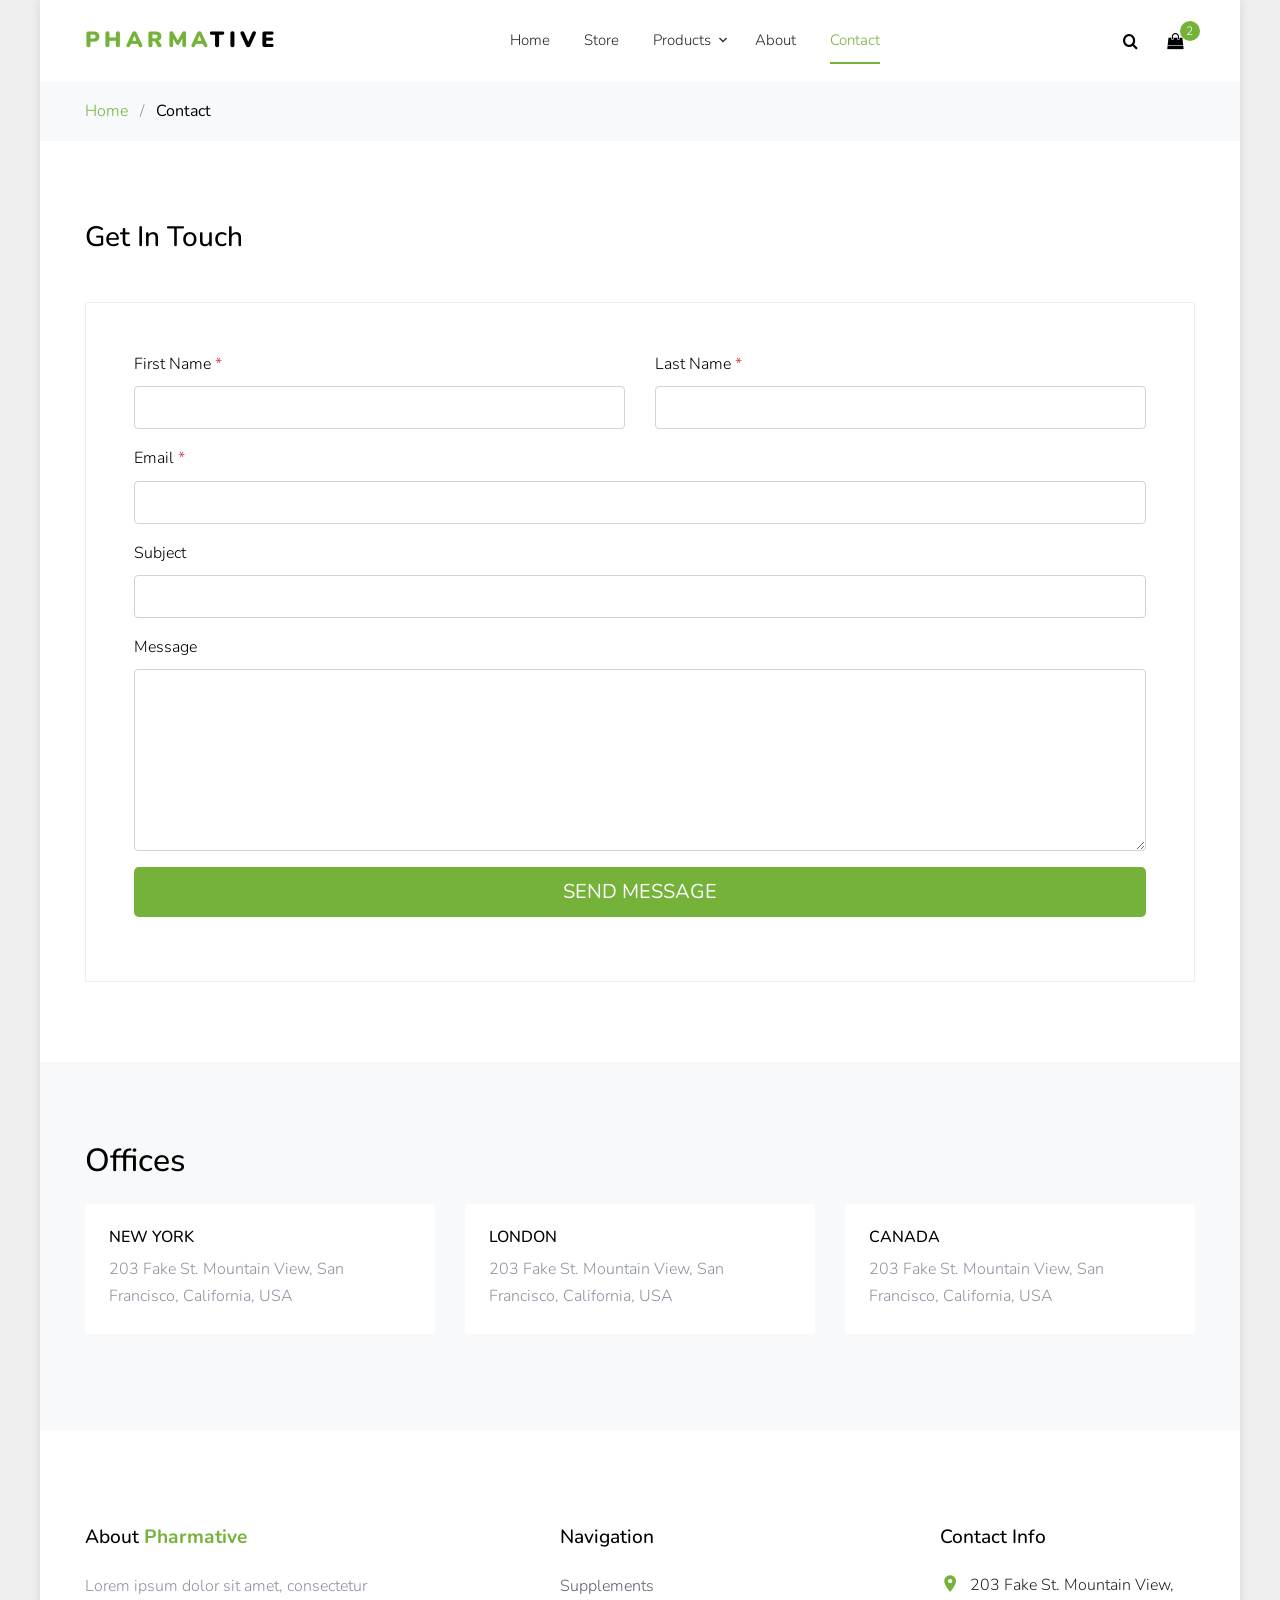
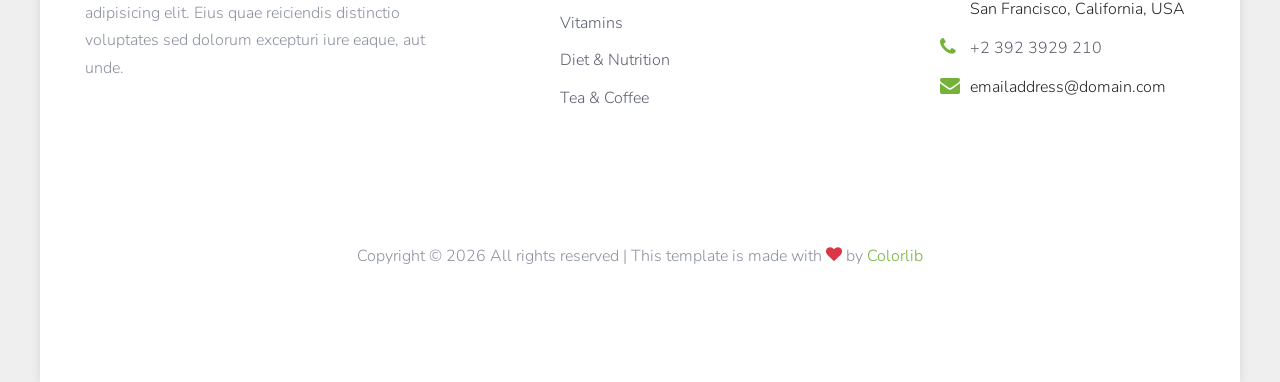
<file: pharmative-master/pharmative-master/contact.html>
<!DOCTYPE html>
<html lang="en">

<head>
  <title>Pharmative &mdash; Colorlib Template</title>
  <meta charset="utf-8">
  <meta name="viewport" content="width=device-width, initial-scale=1, shrink-to-fit=no">

  <link href="https://fonts.googleapis.com/css2?family=Nunito:wght@400;700&display=swap" rel="stylesheet">
  <link rel="stylesheet" href="fonts/icomoon/style.css">

  <link rel="stylesheet" href="css/bootstrap.min.css">
  <link rel="stylesheet" href="fonts/flaticon/font/flaticon.css">
  <link rel="stylesheet" href="css/magnific-popup.css">
  <link rel="stylesheet" href="css/jquery-ui.css">
  <link rel="stylesheet" href="css/owl.carousel.min.css">
  <link rel="stylesheet" href="css/owl.theme.default.min.css">


  <link rel="stylesheet" href="css/aos.css">

  <link rel="stylesheet" href="css/style.css">

</head>

<body>

  <div class="site-wrap">


    <div class="site-navbar py-2">

      <div class="search-wrap">
        <div class="container">
          <a href="#" class="search-close js-search-close"><span class="icon-close2"></span></a>
          <form action="#" method="post">
            <input type="text" class="form-control" placeholder="Search keyword and hit enter...">
          </form>
        </div>
      </div>

      <div class="container">
        <div class="d-flex align-items-center justify-content-between">
          <div class="logo">
            <div class="site-logo">
              <a href="index.html" class="js-logo-clone"><strong class="text-primary">Pharma</strong>tive</a>
            </div>
          </div>
          <div class="main-nav d-none d-lg-block">
            <nav class="site-navigation text-right text-md-center" role="navigation">
              <ul class="site-menu js-clone-nav d-none d-lg-block">
                <li><a href="index.html">Home</a></li>
                <li><a href="shop.html">Store</a></li>
                <li class="has-children">
                  <a href="#">Products</a>
                  <ul class="dropdown">
                    <li><a href="#">Supplements</a></li>
                    <li class="has-children">
                      <a href="#">Vitamins</a>
                      <ul class="dropdown">
                        <li><a href="#">Supplements</a></li>
                        <li><a href="#">Vitamins</a></li>
                        <li><a href="#">Diet &amp; Nutrition</a></li>
                        <li><a href="#">Tea &amp; Coffee</a></li>
                      </ul>
                    </li>
                    <li><a href="#">Diet &amp; Nutrition</a></li>
                    <li><a href="#">Tea &amp; Coffee</a></li>
                    
                  </ul>
                </li>
                <li><a href="about.html">About</a></li>
                <li class="active"><a href="contact.html">Contact</a></li>
              </ul>
            </nav>
          </div>
          <div class="icons">
            <a href="#" class="icons-btn d-inline-block js-search-open"><span class="icon-search"></span></a>
            <a href="cart.html" class="icons-btn d-inline-block bag">
              <span class="icon-shopping-bag"></span>
              <span class="number">2</span>
            </a>
            <a href="#" class="site-menu-toggle js-menu-toggle ml-3 d-inline-block d-lg-none"><span
                class="icon-menu"></span></a>
          </div>
        </div>
      </div>
    </div>

    <div class="bg-light py-3">
      <div class="container">
        <div class="row">
          <div class="col-md-12 mb-0">
            <a href="index.html">Home</a> <span class="mx-2 mb-0">/</span>
            <strong class="text-black">Contact</strong>
          </div>
        </div>
      </div>
    </div>

    <div class="site-section">
      <div class="container">
        <div class="row">
          <div class="col-md-12">
            <h2 class="h3 mb-5 text-black">Get In Touch</h2>
          </div>
          <div class="col-md-12">
    
            <form action="#" method="post">
    
              <div class="p-3 p-lg-5 border">
                <div class="form-group row">
                  <div class="col-md-6">
                    <label for="c_fname" class="text-black">First Name <span class="text-danger">*</span></label>
                    <input type="text" class="form-control" id="c_fname" name="c_fname">
                  </div>
                  <div class="col-md-6">
                    <label for="c_lname" class="text-black">Last Name <span class="text-danger">*</span></label>
                    <input type="text" class="form-control" id="c_lname" name="c_lname">
                  </div>
                </div>
                <div class="form-group row">
                  <div class="col-md-12">
                    <label for="c_email" class="text-black">Email <span class="text-danger">*</span></label>
                    <input type="email" class="form-control" id="c_email" name="c_email" placeholder="">
                  </div>
                </div>
                <div class="form-group row">
                  <div class="col-md-12">
                    <label for="c_subject" class="text-black">Subject </label>
                    <input type="text" class="form-control" id="c_subject" name="c_subject">
                  </div>
                </div>
    
                <div class="form-group row">
                  <div class="col-md-12">
                    <label for="c_message" class="text-black">Message </label>
                    <textarea name="c_message" id="c_message" cols="30" rows="7" class="form-control"></textarea>
                  </div>
                </div>
                <div class="form-group row">
                  <div class="col-lg-12">
                    <input type="submit" class="btn btn-primary btn-lg btn-block" value="Send Message">
                  </div>
                </div>
              </div>
            </form>
          </div>
          
        </div>
      </div>
    </div>



    <div class="site-section bg-light">
      <div class="container">
        <div class="row">
          <div class="col-12">
            <h2 class="text-black mb-4">Offices</h2>
          </div>
          <div class="col-lg-4">
            <div class="p-4 bg-white mb-3 rounded">
              <span class="d-block text-black h6 text-uppercase">New York</span>
              <p class="mb-0">203 Fake St. Mountain View, San Francisco, California, USA</p>
            </div>
          </div>
          <div class="col-lg-4">
            <div class="p-4 bg-white mb-3 rounded">
              <span class="d-block text-black h6 text-uppercase">London</span>
              <p class="mb-0">203 Fake St. Mountain View, San Francisco, California, USA</p>
            </div>
          </div>
          <div class="col-lg-4">
            <div class="p-4 bg-white mb-3 rounded">
              <span class="d-block text-black h6 text-uppercase">Canada</span>
              <p class="mb-0">203 Fake St. Mountain View, San Francisco, California, USA</p>
            </div>
          </div>
        </div>
      </div>
      
    </div>

    <footer class="site-footer">
      <div class="container">
        <div class="row">
          <div class="col-md-6 col-lg-4 mb-4 mb-lg-0">

            <div class="block-7">
              <h3 class="footer-heading mb-4">About <strong class="text-primary">Pharmative</strong></h3>
              <p>Lorem ipsum dolor sit amet, consectetur adipisicing elit. Eius quae reiciendis distinctio voluptates
                sed dolorum excepturi iure eaque, aut unde.</p>
            </div>

          </div>
          <div class="col-lg-3 mx-auto mb-5 mb-lg-0">
            <h3 class="footer-heading mb-4">Navigation</h3>
            <ul class="list-unstyled">
              <li><a href="#">Supplements</a></li>
              <li><a href="#">Vitamins</a></li>
              <li><a href="#">Diet &amp; Nutrition</a></li>
              <li><a href="#">Tea &amp; Coffee</a></li>
            </ul>
          </div>

          <div class="col-md-6 col-lg-3">
            <div class="block-5 mb-5">
              <h3 class="footer-heading mb-4">Contact Info</h3>
              <ul class="list-unstyled">
                <li class="address">203 Fake St. Mountain View, San Francisco, California, USA</li>
                <li class="phone"><a href="tel://23923929210">+2 392 3929 210</a></li>
                <li class="email">emailaddress@domain.com</li>
              </ul>
            </div>


          </div>
        </div>
        <div class="row pt-5 mt-5 text-center">
          <div class="col-md-12">
            <p>
              <!-- Link back to Colorlib can't be removed. Template is licensed under CC BY 3.0. -->
              Copyright &copy;
              <script>document.write(new Date().getFullYear());</script> All rights reserved | This template is made
              with <i class="icon-heart text-danger" aria-hidden="true"></i> by <a href="https://colorlib.com" target="_blank"
                class="text-primary">Colorlib</a>
              <!-- Link back to Colorlib can't be removed. Template is licensed under CC BY 3.0. -->
            </p>
          </div>

        </div>
      </div>
    </footer>
  </div>

  <script src="js/jquery-3.3.1.min.js"></script>
  <script src="js/jquery-ui.js"></script>
  <script src="js/popper.min.js"></script>
  <script src="js/bootstrap.min.js"></script>
  <script src="js/owl.carousel.min.js"></script>
  <script src="js/jquery.magnific-popup.min.js"></script>
  <script src="js/aos.js"></script>

  <script src="js/main.js"></script>

</body>

</html>
</file>
<file: a1-pharmacy-v1.0.0/css/main.css>
/*
 * A1 Pharmacy — stylesheet entry point.
 *
 * Every page links this one file. It pulls in the layers that apply everywhere:
 * tokens, fonts, the reset, typography, utilities, motion, and the components
 * that appear in the shared header and footer or on more than one page.
 *
 * Page-specific stylesheets are NOT imported here — each page links its own
 * after this file, e.g.
 *
 *     <link rel="stylesheet" href="css/main.css" />
 *     <link rel="stylesheet" href="css/pages/shop.css" />
 *
 * Order matters. Later layers are written to override earlier ones, so keep
 * the sequence below as it stands when adding to it.
 *
 * ── Production note ──────────────────────────────────────────────────────────
 * @import costs one extra round trip before the imported files are discovered.
 * That is a fair trade while you are editing. Before going live, concatenate
 * these files in this order into a single stylesheet and link that instead —
 * any minifier will do it (`npx lightningcss --bundle --minify css/main.css`).
 */

/* 1 — Foundations. Custom properties and @font-face; no rules of their own. */
@import url('tokens.css');
@import url('fonts.css');

/* 2 — Element defaults. The reset and unclassed element styles. */
@import url('base.css');

/* 3 — Typography. The type scale, the label system, long-form prose. */
@import url('typography.css');

/* 4 — Utilities. Gutters, hairlines, section rhythm, visually-hidden. */
@import url('utilities.css');

/* 5 — Motion. Reveal states and shared keyframes. */
@import url('motion.css');

/* 6 — Shared components. */
@import url('components/button.css');
@import url('components/badge.css');
@import url('components/forms.css');
@import url('components/media.css');
@import url('components/section.css');
@import url('components/accordion.css');
@import url('components/rating.css');
@import url('components/quantity.css');
@import url('components/progress.css');
@import url('components/table.css');
@import url('components/pager.css');
@import url('components/product-card.css');
@import url('components/header.css');
@import url('components/overlays.css');
@import url('components/footer.css');
@import url('components/toast.css');
@import url('components/tooltip.css');

/* ─────────────────────────────────────────────────────── page shell ───── */

/*
 * The page frame itself. The header is fixed, so `<main>` normally has to start
 * below it — except on routes whose first section is a full-bleed hero that is
 * meant to run underneath. Those pages carry `data-full-bleed` on <body>.
 */
.page {
	display: flex;
	min-height: 100dvh;
	flex-direction: column;
}

.page__main {
	flex: 1;
	padding-top: var(--header-height);
}

[data-full-bleed] .page__main {
	padding-top: 0;
}
</file>
<file: a1-pharmacy-v1.0.0/css/pages/hero.css>
/*
 * Hero carousel — the featured-product showcase at the top of the home page.
 *
 * Composed as a packaging proof rather than a split hero: the packshot sits on
 * a lit plate inside registration marks, with a clinical specification grid
 * under the name and a vertical rail of dispensing data down the right edge.
 *
 * Every slide ships in the markup. Only the one carrying `data-active` is
 * displayed, so with JavaScript off the first slide simply stays put.
 */

.hero {
	position: relative;
	display: flex;
	min-height: 100svh;
	flex-direction: column;
	justify-content: center;
	overflow: hidden;
	background-color: var(--color-signal);
	color: #fff;
	padding-top: 7rem;
	padding-bottom: 2rem;
	/* Horizontal drags change slide; vertical ones must still scroll the page. */
	touch-action: pan-y;
}

@media (width >= 64rem) {
	.hero {
		padding-top: 8rem;
	}
}

/* ─────────────────────────────────────────────────────── backdrop ───── */

.hero__backdrop {
	pointer-events: none;
	position: absolute;
	inset: 0;
	overflow: hidden;
}

/* 1 — photographic texture */
.hero__texture {
	position: absolute;
	inset: 0;
	opacity: 0.22;
}

.hero__texture img {
	width: 100%;
	height: 100%;
	object-fit: cover;
}

/* 2 — per-slide colour bloom, taken from the packshot itself */
.hero-bloom {
	position: absolute;
	right: -15%;
	top: 50%;
	height: 42rem;
	width: 42rem;
	transform: translateY(-50%);
	filter: blur(110px);
	opacity: 0;
	transition: opacity 1200ms var(--ease-precise);
}

.hero-bloom[data-active] {
	opacity: 0.45;
}

.hero-bloom img {
	width: 100%;
	height: 100%;
	object-fit: cover;
	filter: saturate(1.5);
}

@media (prefers-reduced-motion: no-preference) {
	.hero-bloom[data-active] {
		animation: pulse-dot 2.4s ease-in-out infinite;
	}
}

/* 3 — legibility wash */
.hero__wash {
	position: absolute;
	inset: 0;
	background-image: linear-gradient(
		to right,
		var(--color-signal-dark),
		rgb(4 27 18 / 0.9) 50%,
		rgb(7 42 29 / 0.7)
	);
}

.hero__wash--foot {
	background-image: linear-gradient(to top, rgb(4 27 18 / 0.8), transparent);
}

/* 4 — ruled column guides */
.hero__guides {
	position: absolute;
	inset: 0;
	opacity: 0.06;
	background-image: repeating-linear-gradient(to right, #fff 0 1px, transparent 1px 12.5%);
}

/* ──────────────────────────────────────────────── bled type marks ───── */

.hero__catalogue-number {
	pointer-events: none;
	position: absolute;
	left: -2.5rem;
	top: 3rem;
	user-select: none;
	font-family: var(--font-mono);
	font-size: 13rem;
	line-height: 1;
	color: rgb(255 255 255 / 0.05);
}

@media (width >= 64rem) {
	.hero__catalogue-number {
		font-size: 24rem;
	}
}

.hero__vertical-rail {
	pointer-events: none;
	display: none;
	position: absolute;
	right: 0.75rem;
	top: 50%;
	transform: translateY(-50%);
	writing-mode: vertical-rl;
	font-family: var(--font-mono);
	font-size: 0.625rem;
	text-transform: uppercase;
	letter-spacing: 0.32em;
	color: rgb(255 255 255 / 0.35);
}

@media (width >= 80rem) {
	.hero__vertical-rail {
		display: block;
	}
}

.hero__inner {
	position: relative;
}

/* ──────────────────────────────────────────────────────── slides ───── */

/*
 * Slides are stacked in one grid cell rather than hidden, so the section keeps
 * the height of its tallest slide and nothing jumps as they change.
 */
.hero__slides {
	display: grid;
	grid-template-areas: 'slide';
}

.hero-slide {
	grid-area: slide;
	visibility: hidden;
	opacity: 0;
	transition: opacity var(--duration-calm) var(--ease-linear-out);
}

.hero-slide[data-active] {
	visibility: visible;
	opacity: 1;
}

.hero-slide__grid {
	display: grid;
	grid-template-columns: repeat(12, minmax(0, 1fr));
	align-items: center;
	column-gap: 2rem;
	row-gap: 3rem;
}

.hero-slide__detail {
	grid-column: span 12;
	order: 2;
}

.hero-slide__packshot {
	grid-column: span 12;
	order: 1;
}

@media (width >= 64rem) {
	.hero-slide__detail {
		grid-column: span 6;
		order: 0;
	}

	.hero-slide__packshot {
		grid-column: 8 / span 5;
		order: 0;
	}
}

/*
 * Each element of the active slide rises in, one beat after the last. The
 * animation is re-triggered by js/slider.js, which removes and re-adds
 * `data-active`.
 */
.hero-slide[data-active] .hero-slide__eyebrow,
.hero-slide[data-active] .hero-slide__title,
.hero-slide[data-active] .hero-spec,
.hero-slide[data-active] .hero-slide__summary,
.hero-slide[data-active] .hero-slide__price {
	animation: rise-in 800ms var(--ease-precise) both;
}

.hero-slide[data-active] .hero-slide__title {
	animation-delay: 70ms;
}

.hero-slide[data-active] .hero-spec {
	animation-delay: 150ms;
}

.hero-slide[data-active] .hero-slide__summary {
	animation-delay: 210ms;
}

.hero-slide[data-active] .hero-slide__price {
	animation-delay: 270ms;
}

.hero-slide__title {
	margin-top: 1.5rem;
	color: #fff;
}

/* ─────────────────────────────────────────── specification grid ───── */

.hero-spec {
	margin-top: 2.25rem;
	display: grid;
	grid-template-columns: repeat(2, minmax(0, 1fr));
	border-top: 1px solid var(--paper-20);
}

@media (width >= 40rem) {
	.hero-spec {
		grid-template-columns: repeat(4, minmax(0, 1fr));
	}
}

.hero-spec__cell {
	border-bottom: 1px solid var(--paper-12);
	border-right: 1px solid var(--paper-12);
	padding-block: 1rem;
	padding-right: 1rem;
}

.hero-spec__cell:last-child {
	border-right: 0;
}

.hero-spec__term {
	font-family: var(--font-mono);
	font-size: 0.5625rem;
	text-transform: uppercase;
	letter-spacing: 0.16em;
	color: var(--color-accent);
}

.hero-spec__value {
	margin-top: 0.5rem;
	font-family: var(--font-mono);
	font-size: 0.75rem;
	line-height: 1.35;
	color: var(--paper-80);
}

.hero-slide__summary {
	margin-top: 1.75rem;
	max-width: 28rem;
	font-size: 0.9375rem;
	line-height: 1.7;
	color: rgb(255 255 255 / 0.65);
}

/* ────────────────────────────────────────────── price and actions ───── */

.hero-slide__actions {
	margin-top: 2.25rem;
	display: flex;
	flex-wrap: wrap;
	align-items: flex-end;
	column-gap: 2rem;
	row-gap: 1.25rem;
}

.hero-slide__price-row {
	margin-top: 0.375rem;
	display: flex;
	align-items: baseline;
	gap: 0.75rem;
}

.hero-slide__price-value {
	font-family: var(--font-mono);
	font-size: 2.25rem;
	line-height: 1;
	color: #fff;
	font-variant-numeric: tabular-nums;
}

.hero-slide__price-compare {
	font-family: var(--font-mono);
	font-size: 0.9375rem;
	color: var(--paper-45);
	text-decoration: line-through;
	font-variant-numeric: tabular-nums;
}

/* ────────────────────────────────────────────────────── packshot ───── */

.hero-plate {
	position: relative;
	margin-inline: auto;
	max-width: 28rem;
}

.hero-plate__image {
	position: relative;
	aspect-ratio: 1 / 1;
	overflow: hidden;
	background-color: #fff;
}

.hero-plate__image img {
	position: absolute;
	inset: 0;
	width: 100%;
	height: 100%;
	object-fit: cover;
}

/*
 * Slice transition.
 *
 * On a slide change the incoming packshot is rebuilt from vertical strips that
 * drop in from alternating edges. js/slider.js builds the strips, sets the
 * column count and each strip's slot, delay and direction, then throws the
 * whole overlay away once they have landed — so at rest this is a single
 * seamless image with no extra nodes, exactly as it was before.
 *
 * Strips sit above the image and below the registration marks and the tag,
 * both of which are z-index 20.
 */
.hero-plate__slices {
	pointer-events: none;
	position: absolute;
	inset: 0;
	z-index: 10;
	display: grid;
	grid-template-columns: repeat(var(--slice-count, 7), 1fr);
}

.hero-plate__slice {
	position: relative;
	overflow: hidden;
	background-color: #fff;
}

/*
 * The strip itself. Every one carries the whole image, scaled so that exactly
 * one column's worth shows through, and offset to its own slot — so the strips
 * reassemble into the original picture rather than repeating it.
 */
.hero-plate__slice::after {
	content: '';
	position: absolute;
	inset: 0;
	background-image: var(--slice-image);
	background-repeat: no-repeat;
	background-size: calc(var(--slice-count, 7) * 100%) 100%;
	background-position: var(--slice-position, 0%) center;
	animation: hero-slice-in 780ms var(--ease-precise) var(--slice-delay, 0ms) both;
}

@keyframes hero-slice-in {
	from {
		transform: translateY(var(--slice-from, -101%));
	}

	to {
		transform: translateY(0);
	}
}

/* Registration marks at the four corners. */
.hero-plate__mark {
	pointer-events: none;
	position: absolute;
	z-index: 20;
	width: 1.25rem;
	height: 1.25rem;
	border-color: var(--color-accent);
	border-style: solid;
	border-width: 0;
}

.hero-plate__mark--tl {
	top: -0.75rem;
	left: -0.75rem;
	border-top-width: 1px;
	border-left-width: 1px;
}

.hero-plate__mark--tr {
	top: -0.75rem;
	right: -0.75rem;
	border-top-width: 1px;
	border-right-width: 1px;
}

.hero-plate__mark--bl {
	bottom: -0.75rem;
	left: -0.75rem;
	border-bottom-width: 1px;
	border-left-width: 1px;
}

.hero-plate__mark--br {
	bottom: -0.75rem;
	right: -0.75rem;
	border-bottom-width: 1px;
	border-right-width: 1px;
}

/*
 * The two tags sit on the wrapper rather than inside the plate: the plate clips
 * its own overflow, which would shear them at the edge.
 */
.hero-plate__tag {
	position: absolute;
	left: -1rem;
	bottom: 1.5rem;
	z-index: 20;
	background-color: var(--color-signal-dark);
	padding: 0.5rem 0.75rem;
	box-shadow: var(--shadow-raised);
}

.hero-plate__tag-text,
.hero-plate__advice {
	font-family: var(--font-mono);
	font-size: 0.5625rem;
	text-transform: uppercase;
	letter-spacing: 0.16em;
	color: var(--color-accent);
}

.hero-plate__advice {
	position: absolute;
	right: -1rem;
	top: 1.5rem;
	z-index: 20;
	background-color: var(--color-signal-dark);
	padding: 0.5rem 0.75rem;
	letter-spacing: 0.14em;
	box-shadow: var(--shadow-raised);
}

/* ─────────────────────────────────────────────────── thumbnail rail ───── */

.hero-rail {
	margin-top: 3.5rem;
	border-top: 1px solid var(--paper-15);
	padding-top: 1.25rem;
}

.hero-rail__row {
	display: flex;
	align-items: center;
	gap: 1.5rem;
}

.hero-rail__counter {
	flex: none;
}

.hero-rail__list {
	display: flex;
	flex: 1;
	gap: 0.75rem;
}

.hero-rail__item {
	min-width: 0;
	flex: 1;
}

.hero-rail__button {
	display: block;
	width: 100%;
	text-align: left;
}

.hero-rail__track {
	position: relative;
	display: block;
	height: 2px;
	width: 100%;
	background-color: var(--paper-20);
}

/*
 * The progress bar. On the current slide it sweeps across over the autoplay
 * interval; on the others it is a hover affordance only.
 */
.hero-rail__progress {
	position: absolute;
	inset-block: 0;
	left: 0;
	display: block;
	width: 100%;
	transform-origin: left;
	transform: scaleX(0);
	background-color: var(--paper-60);
	transition: transform var(--duration-calm) var(--ease-linear-out);
}

.hero-rail__button:hover .hero-rail__progress {
	transform: scaleX(1);
}

.hero-rail__button[aria-current='true'] .hero-rail__progress {
	background-color: var(--color-accent);
	transition: none;
	animation: hero-progress var(--hero-interval, 7000ms) linear both;
}

/* Paused, or motion reduced: the bar simply sits full. */
.hero-rail[data-paused] .hero-rail__button[aria-current='true'] .hero-rail__progress {
	animation-play-state: paused;
}

@media (prefers-reduced-motion: reduce) {
	.hero-rail__button[aria-current='true'] .hero-rail__progress {
		animation: none;
		transform: scaleX(1);
	}
}

@keyframes hero-progress {
	from {
		transform: scaleX(0);
	}
	to {
		transform: scaleX(1);
	}
}

.hero-rail__name {
	display: none;
	margin-top: 0.75rem;
	overflow: hidden;
	text-overflow: ellipsis;
	white-space: nowrap;
	font-family: var(--font-mono);
	font-size: 0.625rem;
	text-transform: uppercase;
	letter-spacing: 0.12em;
	color: var(--paper-45);
	transition: color var(--duration-calm) var(--ease-linear-out);
}

@media (width >= 40rem) {
	.hero-rail__name {
		display: block;
	}
}

.hero-rail__button:hover .hero-rail__name {
	color: var(--paper-80);
}

.hero-rail__button[aria-current='true'] .hero-rail__name {
	color: #fff;
}

.hero-rail__controls {
	display: none;
	align-items: center;
	gap: 0.25rem;
}

@media (width >= 40rem) {
	.hero-rail__controls {
		display: flex;
	}
}

.hero-rail__control {
	display: grid;
	place-items: center;
	width: 2.25rem;
	height: 2.25rem;
	color: var(--paper-55);
	transition: color var(--duration-swift) var(--ease-linear-out);
}

.hero-rail__control:hover {
	color: var(--color-accent);
}

.hero-rail__icon {
	width: 1rem;
	height: 1rem;
}
</file>
<file: a1-pharmacy-v1.0.0/css/pages/home.css>
/*
 * Home page — the sections below the hero.
 *
 * Several of these blocks (the journal grid, the split block) are also used on
 * the journal index and the prescriptions page, which link this stylesheet for
 * exactly that reason.
 */

.home-range__grid {
	margin-top: 3rem;
}

.home-range__footer {
	margin-top: 3.5rem;
}

/* ─────────────────────────────────────────────────── category grid ───── */

/*
 * Eight tiles separated by hairlines. The gap is 1px over a line-coloured
 * background, so the rules between tiles need no borders of their own.
 */
.category-grid {
	display: grid;
	grid-template-columns: repeat(2, minmax(0, 1fr));
	gap: 1px;
	background-color: var(--color-line);
}

@media (width >= 48rem) {
	.category-grid {
		grid-template-columns: repeat(4, minmax(0, 1fr));
	}
}

.category-tile {
	position: relative;
	isolation: isolate;
	display: flex;
	height: 100%;
	flex-direction: column;
	justify-content: space-between;
	gap: 2.5rem;
	overflow: hidden;
	background-color: var(--color-canvas);
	padding: 1.5rem;
}

@media (width >= 64rem) {
	.category-tile {
		padding: 2rem;
	}
}

/* A ghosted packshot that saturates and warms under a green wash on hover. */
.category-tile__backdrop {
	position: absolute;
	inset: 0;
	z-index: -1;
}

.category-tile__image {
	width: 100%;
	height: 100%;
	object-fit: cover;
	filter: grayscale(1);
	opacity: 0.14;
	transition:
		filter 700ms var(--ease-precise),
		opacity 700ms var(--ease-precise),
		transform 700ms var(--ease-precise);
}

.category-tile:hover .category-tile__image {
	filter: grayscale(0);
	opacity: 1;
	transform: scale(1.06);
}

.category-tile__wash {
	position: absolute;
	inset: 0;
	z-index: -1;
	background-color: rgb(242 243 241 / 0.7);
	transition: background-color var(--duration-slow) var(--ease-precise);
}

.category-tile:hover .category-tile__wash {
	background-color: rgb(7 42 29 / 0.85);
}

.category-tile__rule {
	position: absolute;
	inset-inline: 0;
	bottom: 0;
	height: 3px;
	background-color: var(--color-accent);
	transform: scaleX(0);
	transform-origin: left;
	transition: transform var(--duration-slow) var(--ease-precise);
}

.category-tile:hover .category-tile__rule {
	transform: scaleX(1);
}

.category-tile__number,
.category-tile__name,
.category-tile__tagline {
	transition: color var(--duration-slow) var(--ease-linear-out);
}

.category-tile__name {
	color: var(--color-ink);
}

.category-tile__tagline {
	margin-top: 0.5rem;
}

.category-tile:hover .category-tile__number {
	color: var(--color-accent);
}

.category-tile:hover .category-tile__name {
	color: #fff;
}

.category-tile:hover .category-tile__tagline {
	color: var(--paper-70);
}

/* ──────────────────────────────────────────────────── split block ───── */

/* A narrow column of copy beside a wider column of ruled rows. */
.split-block {
	display: grid;
	grid-template-columns: repeat(12, minmax(0, 1fr));
	column-gap: 2rem;
	row-gap: 3rem;
}

.split-block__aside,
.split-block__main {
	grid-column: span 12;
}

@media (width >= 64rem) {
	.split-block__aside {
		grid-column: span 4;
	}

	.split-block__main {
		grid-column: 6 / span 7;
	}
}

.split-block__title {
	margin-top: 1rem;
	color: var(--color-ink);
}

.split-block__body {
	margin-top: 1.5rem;
	max-width: 28rem;
	font-size: 0.9375rem;
	line-height: 1.7;
	color: var(--color-ink-2);
}

.split-block__actions {
	margin-top: 2rem;
}

/* ────────────────────────────────────────────────────── quote block ───── */

.quote-section {
	background-color: var(--color-signal);
	color: #fff;
	padding-block: 6rem;
}

@media (width >= 64rem) {
	.quote-section {
		padding-block: 8rem;
	}
}

.quote-section__grid {
	display: grid;
	grid-template-columns: repeat(12, minmax(0, 1fr));
	align-items: center;
	column-gap: 2rem;
	row-gap: 3rem;
}

.quote-section__portrait {
	grid-column: span 12;
}

.quote-section__body {
	grid-column: span 12;
}

@media (width >= 40rem) {
	.quote-section__portrait {
		grid-column: span 6;
	}
}

@media (width >= 64rem) {
	.quote-section__portrait {
		grid-column: span 4;
	}

	.quote-section__body {
		grid-column: 6 / span 7;
	}
}

.quote-section__quote {
	margin-top: 1.5rem;
}

.quote-section__text {
	font-weight: 600;
	line-height: 1.1;
	color: #fff;
}

.quote-section__attribution {
	margin-top: 2rem;
	display: flex;
	flex-wrap: wrap;
	align-items: baseline;
	column-gap: 1rem;
	row-gap: 0.25rem;
	border-top: 1px solid var(--paper-20);
	padding-top: 1.25rem;
}

.quote-section__name {
	font-size: 1.0625rem;
	font-weight: 600;
	color: #fff;
}

.quote-section__bio {
	margin-top: 1.75rem;
	max-width: 36rem;
	font-size: 0.9375rem;
	line-height: 1.7;
	color: var(--paper-70);
}

.quote-section__actions {
	margin-top: 2rem;
}

/* ───────────────────────────────────────────────────── service rows ───── */

.service-row {
	border-bottom: 1px solid var(--color-line);
}

.service-row__link {
	display: grid;
	grid-template-columns: repeat(12, minmax(0, 1fr));
	align-items: baseline;
	column-gap: 1rem;
	row-gap: 0.5rem;
	padding-block: 1.5rem;
}

@media (width >= 64rem) {
	.service-row__link {
		column-gap: 2rem;
	}
}

.service-row__number {
	grid-column: span 2;
}

.service-row__name {
	grid-column: span 10;
	color: var(--color-ink);
	transition: color var(--duration-calm) var(--ease-linear-out);
}

.service-row__link:hover .service-row__name {
	color: var(--color-signal);
}

.service-row__summary {
	grid-column: 3 / span 10;
	font-size: 0.875rem;
	line-height: 1.7;
	color: var(--color-ink-2);
}

.service-row__price {
	grid-column: span 12;
}

@media (width >= 40rem) {
	.service-row__number {
		grid-column: span 1;
	}

	.service-row__name {
		grid-column: span 5;
	}

	.service-row__summary {
		grid-column: span 4;
	}

	.service-row__price {
		grid-column: span 2;
	}
}

@media (width >= 64rem) {
	.service-row__name {
		grid-column: span 4;
	}

	.service-row__summary {
		grid-column: span 5;
	}

	.service-row__price {
		text-align: right;
	}
}

/* ───────────────────────────────────────────────────── journal grid ───── */

.journal-grid {
	display: grid;
	column-gap: 2rem;
	row-gap: 3rem;
	margin-top: 2.5rem;
}

@media (width >= 48rem) {
	.journal-grid {
		grid-template-columns: repeat(3, minmax(0, 1fr));
	}
}

.journal-card {
	display: block;
}

.journal-card__plate {
	overflow: hidden;
	background-color: var(--color-surface);
}

.journal-card__image {
	transition: transform 900ms var(--ease-precise);
}

.journal-card:hover .journal-card__image {
	transform: scale(1.03);
}

.journal-card__meta {
	margin-top: 1.25rem;
}

.journal-card__title {
	margin-top: 0.75rem;
	color: var(--color-ink);
	transition: color var(--duration-calm) var(--ease-linear-out);
}

.journal-card:hover .journal-card__title {
	color: var(--color-signal);
}

.journal-card__excerpt {
	margin-top: 0.75rem;
	font-size: 0.875rem;
	line-height: 1.7;
	color: var(--color-ink-2);
}

.journal-card__byline {
	margin-top: 1rem;
}

.closing-block__actions {
	margin-top: 1.75rem;
}
</file>
<file: oneschool-master/oneschool-master/fonts/icomoon/style.css>
@font-face {
  font-family: 'icomoon';
  src:  url('fonts/icomoon.eot?10si43');
  src:  url('fonts/icomoon.eot?10si43#iefix') format('embedded-opentype'),
    url('fonts/icomoon.ttf?10si43') format('truetype'),
    url('fonts/icomoon.woff?10si43') format('woff'),
    url('fonts/icomoon.svg?10si43#icomoon') format('svg');
  font-weight: normal;
  font-style: normal;
}

[class^="icon-"], [class*=" icon-"] {
  /* use !important to prevent issues with browser extensions that change fonts */
  font-family: 'icomoon' !important;
  speak: none;
  font-style: normal;
  font-weight: normal;
  font-variant: normal;
  text-transform: none;
  line-height: 1;

  /* Better Font Rendering =========== */
  -webkit-font-smoothing: antialiased;
  -moz-osx-font-smoothing: grayscale;
}

.icon-asterisk:before {
  content: "\f069";
}
.icon-plus:before {
  content: "\f067";
}
.icon-question:before {
  content: "\f128";
}
.icon-minus:before {
  content: "\f068";
}
.icon-glass:before {
  content: "\f000";
}
.icon-music:before {
  content: "\f001";
}
.icon-search:before {
  content: "\f002";
}
.icon-envelope-o:before {
  content: "\f003";
}
.icon-heart:before {
  content: "\f004";
}
.icon-star:before {
  content: "\f005";
}
.icon-star-o:before {
  content: "\f006";
}
.icon-user:before {
  content: "\f007";
}
.icon-film:before {
  content: "\f008";
}
.icon-th-large:before {
  content: "\f009";
}
.icon-th:before {
  content: "\f00a";
}
.icon-th-list:before {
  content: "\f00b";
}
.icon-check:before {
  content: "\f00c";
}
.icon-close:before {
  content: "\f00d";
}
.icon-remove:before {
  content: "\f00d";
}
.icon-times:before {
  content: "\f00d";
}
.icon-search-plus:before {
  content: "\f00e";
}
.icon-search-minus:before {
  content: "\f010";
}
.icon-power-off:before {
  content: "\f011";
}
.icon-signal:before {
  content: "\f012";
}
.icon-cog:before {
  content: "\f013";
}
.icon-gear:before {
  content: "\f013";
}
.icon-trash-o:before {
  content: "\f014";
}
.icon-home:before {
  content: "\f015";
}
.icon-file-o:before {
  content: "\f016";
}
.icon-clock-o:before {
  content: "\f017";
}
.icon-road:before {
  content: "\f018";
}
.icon-download:before {
  content: "\f019";
}
.icon-arrow-circle-o-down:before {
  content: "\f01a";
}
.icon-arrow-circle-o-up:before {
  content: "\f01b";
}
.icon-inbox:before {
  content: "\f01c";
}
.icon-play-circle-o:before {
  content: "\f01d";
}
.icon-repeat:before {
  content: "\f01e";
}
.icon-rotate-right:before {
  content: "\f01e";
}
.icon-refresh:before {
  content: "\f021";
}
.icon-list-alt:before {
  content: "\f022";
}
.icon-lock:before {
  content: "\f023";
}
.icon-flag:before {
  content: "\f024";
}
.icon-headphones:before {
  content: "\f025";
}
.icon-volume-off:before {
  content: "\f026";
}
.icon-volume-down:before {
  content: "\f027";
}
.icon-volume-up:before {
  content: "\f028";
}
.icon-qrcode:before {
  content: "\f029";
}
.icon-barcode:before {
  content: "\f02a";
}
.icon-tag:before {
  content: "\f02b";
}
.icon-tags:before {
  content: "\f02c";
}
.icon-book:before {
  content: "\f02d";
}
.icon-bookmark:before {
  content: "\f02e";
}
.icon-print:before {
  content: "\f02f";
}
.icon-camera:before {
  content: "\f030";
}
.icon-font:before {
  content: "\f031";
}
.icon-bold:before {
  content: "\f032";
}
.icon-italic:before {
  content: "\f033";
}
.icon-text-height:before {
  content: "\f034";
}
.icon-text-width:before {
  content: "\f035";
}
.icon-align-left:before {
  content: "\f036";
}
.icon-align-center:before {
  content: "\f037";
}
.icon-align-right:before {
  content: "\f038";
}
.icon-align-justify:before {
  content: "\f039";
}
.icon-list:before {
  content: "\f03a";
}
.icon-dedent:before {
  content: "\f03b";
}
.icon-outdent:before {
  content: "\f03b";
}
.icon-indent:before {
  content: "\f03c";
}
.icon-video-camera:before {
  content: "\f03d";
}
.icon-image:before {
  content: "\f03e";
}
.icon-photo:before {
  content: "\f03e";
}
.icon-picture-o:before {
  content: "\f03e";
}
.icon-pencil:before {
  content: "\f040";
}
.icon-map-marker:before {
  content: "\f041";
}
.icon-adjust:before {
  content: "\f042";
}
.icon-tint:before {
  content: "\f043";
}
.icon-edit:before {
  content: "\f044";
}
.icon-pencil-square-o:before {
  content: "\f044";
}
.icon-share-square-o:before {
  content: "\f045";
}
.icon-check-square-o:before {
  content: "\f046";
}
.icon-arrows:before {
  content: "\f047";
}
.icon-step-backward:before {
  content: "\f048";
}
.icon-fast-backward:before {
  content: "\f049";
}
.icon-backward:before {
  content: "\f04a";
}
.icon-play:before {
  content: "\f04b";
}
.icon-pause:before {
  content: "\f04c";
}
.icon-stop:before {
  content: "\f04d";
}
.icon-forward:before {
  content: "\f04e";
}
.icon-fast-forward:before {
  content: "\f050";
}
.icon-step-forward:before {
  content: "\f051";
}
.icon-eject:before {
  content: "\f052";
}
.icon-chevron-left:before {
  content: "\f053";
}
.icon-chevron-right:before {
  content: "\f054";
}
.icon-plus-circle:before {
  content: "\f055";
}
.icon-minus-circle:before {
  content: "\f056";
}
.icon-times-circle:before {
  content: "\f057";
}
.icon-check-circle:before {
  content: "\f058";
}
.icon-question-circle:before {
  content: "\f059";
}
.icon-info-circle:before {
  content: "\f05a";
}
.icon-crosshairs:before {
  content: "\f05b";
}
.icon-times-circle-o:before {
  content: "\f05c";
}
.icon-check-circle-o:before {
  content: "\f05d";
}
.icon-ban:before {
  content: "\f05e";
}
.icon-arrow-left:before {
  content: "\f060";
}
.icon-arrow-right:before {
  content: "\f061";
}
.icon-arrow-up:before {
  content: "\f062";
}
.icon-arrow-down:before {
  content: "\f063";
}
.icon-mail-forward:before {
  content: "\f064";
}
.icon-share:before {
  content: "\f064";
}
.icon-expand:before {
  content: "\f065";
}
.icon-compress:before {
  content: "\f066";
}
.icon-exclamation-circle:before {
  content: "\f06a";
}
.icon-gift:before {
  content: "\f06b";
}
.icon-leaf:before {
  content: "\f06c";
}
.icon-fire:before {
  content: "\f06d";
}
.icon-eye:before {
  content: "\f06e";
}
.icon-eye-slash:before {
  content: "\f070";
}
.icon-exclamation-triangle:before {
  content: "\f071";
}
.icon-warning:before {
  content: "\f071";
}
.icon-plane:before {
  content: "\f072";
}
.icon-calendar:before {
  content: "\f073";
}
.icon-random:before {
  content: "\f074";
}
.icon-comment:before {
  content: "\f075";
}
.icon-magnet:before {
  content: "\f076";
}
.icon-chevron-up:before {
  content: "\f077";
}
.icon-chevron-down:before {
  content: "\f078";
}
.icon-retweet:before {
  content: "\f079";
}
.icon-shopping-cart:before {
  content: "\f07a";
}
.icon-folder:before {
  content: "\f07b";
}
.icon-folder-open:before {
  content: "\f07c";
}
.icon-arrows-v:before {
  content: "\f07d";
}
.icon-arrows-h:before {
  content: "\f07e";
}
.icon-bar-chart:before {
  content: "\f080";
}
.icon-bar-chart-o:before {
  content: "\f080";
}
.icon-twitter-square:before {
  content: "\f081";
}
.icon-facebook-square:before {
  content: "\f082";
}
.icon-camera-retro:before {
  content: "\f083";
}
.icon-key:before {
  content: "\f084";
}
.icon-cogs:before {
  content: "\f085";
}
.icon-gears:before {
  content: "\f085";
}
.icon-comments:before {
  content: "\f086";
}
.icon-thumbs-o-up:before {
  content: "\f087";
}
.icon-thumbs-o-down:before {
  content: "\f088";
}
.icon-star-half:before {
  content: "\f089";
}
.icon-heart-o:before {
  content: "\f08a";
}
.icon-sign-out:before {
  content: "\f08b";
}
.icon-linkedin-square:before {
  content: "\f08c";
}
.icon-thumb-tack:before {
  content: "\f08d";
}
.icon-external-link:before {
  content: "\f08e";
}
.icon-sign-in:before {
  content: "\f090";
}
.icon-trophy:before {
  content: "\f091";
}
.icon-github-square:before {
  content: "\f092";
}
.icon-upload:before {
  content: "\f093";
}
.icon-lemon-o:before {
  content: "\f094";
}
.icon-phone:before {
  content: "\f095";
}
.icon-square-o:before {
  content: "\f096";
}
.icon-bookmark-o:before {
  content: "\f097";
}
.icon-phone-square:before {
  content: "\f098";
}
.icon-twitter:before {
  content: "\f099";
}
.icon-facebook:before {
  content: "\f09a";
}
.icon-facebook-f:before {
  content: "\f09a";
}
.icon-github:before {
  content: "\f09b";
}
.icon-unlock:before {
  content: "\f09c";
}
.icon-credit-card:before {
  content: "\f09d";
}
.icon-feed:before {
  content: "\f09e";
}
.icon-rss:before {
  content: "\f09e";
}
.icon-hdd-o:before {
  content: "\f0a0";
}
.icon-bullhorn:before {
  content: "\f0a1";
}
.icon-bell-o:before {
  content: "\f0a2";
}
.icon-certificate:before {
  content: "\f0a3";
}
.icon-hand-o-right:before {
  content: "\f0a4";
}
.icon-hand-o-left:before {
  content: "\f0a5";
}
.icon-hand-o-up:before {
  content: "\f0a6";
}
.icon-hand-o-down:before {
  content: "\f0a7";
}
.icon-arrow-circle-left:before {
  content: "\f0a8";
}
.icon-arrow-circle-right:before {
  content: "\f0a9";
}
.icon-arrow-circle-up:before {
  content: "\f0aa";
}
.icon-arrow-circle-down:before {
  content: "\f0ab";
}
.icon-globe:before {
  content: "\f0ac";
}
.icon-wrench:before {
  content: "\f0ad";
}
.icon-tasks:before {
  content: "\f0ae";
}
.icon-filter:before {
  content: "\f0b0";
}
.icon-briefcase:before {
  content: "\f0b1";
}
.icon-arrows-alt:before {
  content: "\f0b2";
}
.icon-group:before {
  content: "\f0c0";
}
.icon-users:before {
  content: "\f0c0";
}
.icon-chain:before {
  content: "\f0c1";
}
.icon-link:before {
  content: "\f0c1";
}
.icon-cloud:before {
  content: "\f0c2";
}
.icon-flask:before {
  content: "\f0c3";
}
.icon-cut:before {
  content: "\f0c4";
}
.icon-scissors:before {
  content: "\f0c4";
}
.icon-copy:before {
  content: "\f0c5";
}
.icon-files-o:before {
  content: "\f0c5";
}
.icon-paperclip:before {
  content: "\f0c6";
}
.icon-floppy-o:before {
  content: "\f0c7";
}
.icon-save:before {
  content: "\f0c7";
}
.icon-square:before {
  content: "\f0c8";
}
.icon-bars:before {
  content: "\f0c9";
}
.icon-navicon:before {
  content: "\f0c9";
}
.icon-reorder:before {
  content: "\f0c9";
}
.icon-list-ul:before {
  content: "\f0ca";
}
.icon-list-ol:before {
  content: "\f0cb";
}
.icon-strikethrough:before {
  content: "\f0cc";
}
.icon-underline:before {
  content: "\f0cd";
}
.icon-table:before {
  content: "\f0ce";
}
.icon-magic:before {
  content: "\f0d0";
}
.icon-truck:before {
  content: "\f0d1";
}
.icon-pinterest:before {
  content: "\f0d2";
}
.icon-pinterest-square:before {
  content: "\f0d3";
}
.icon-google-plus-square:before {
  content: "\f0d4";
}
.icon-google-plus:before {
  content: "\f0d5";
}
.icon-money:before {
  content: "\f0d6";
}
.icon-caret-down:before {
  content: "\f0d7";
}
.icon-caret-up:before {
  content: "\f0d8";
}
.icon-caret-left:before {
  content: "\f0d9";
}
.icon-caret-right:before {
  content: "\f0da";
}
.icon-columns:before {
  content: "\f0db";
}
.icon-sort:before {
  content: "\f0dc";
}
.icon-unsorted:before {
  content: "\f0dc";
}
.icon-sort-desc:before {
  content: "\f0dd";
}
.icon-sort-down:before {
  content: "\f0dd";
}
.icon-sort-asc:before {
  content: "\f0de";
}
.icon-sort-up:before {
  content: "\f0de";
}
.icon-envelope:before {
  content: "\f0e0";
}
.icon-linkedin:before {
  content: "\f0e1";
}
.icon-rotate-left:before {
  content: "\f0e2";
}
.icon-undo:before {
  content: "\f0e2";
}
.icon-gavel:before {
  content: "\f0e3";
}
.icon-legal:before {
  content: "\f0e3";
}
.icon-dashboard:before {
  content: "\f0e4";
}
.icon-tachometer:before {
  content: "\f0e4";
}
.icon-comment-o:before {
  content: "\f0e5";
}
.icon-comments-o:before {
  content: "\f0e6";
}
.icon-bolt:before {
  content: "\f0e7";
}
.icon-flash:before {
  content: "\f0e7";
}
.icon-sitemap:before {
  content: "\f0e8";
}
.icon-umbrella:before {
  content: "\f0e9";
}
.icon-clipboard:before {
  content: "\f0ea";
}
.icon-paste:before {
  content: "\f0ea";
}
.icon-lightbulb-o:before {
  content: "\f0eb";
}
.icon-exchange:before {
  content: "\f0ec";
}
.icon-cloud-download:before {
  content: "\f0ed";
}
.icon-cloud-upload:before {
  content: "\f0ee";
}
.icon-user-md:before {
  content: "\f0f0";
}
.icon-stethoscope:before {
  content: "\f0f1";
}
.icon-suitcase:before {
  content: "\f0f2";
}
.icon-bell:before {
  content: "\f0f3";
}
.icon-coffee:before {
  content: "\f0f4";
}
.icon-cutlery:before {
  content: "\f0f5";
}
.icon-file-text-o:before {
  content: "\f0f6";
}
.icon-building-o:before {
  content: "\f0f7";
}
.icon-hospital-o:before {
  content: "\f0f8";
}
.icon-ambulance:before {
  content: "\f0f9";
}
.icon-medkit:before {
  content: "\f0fa";
}
.icon-fighter-jet:before {
  content: "\f0fb";
}
.icon-beer:before {
  content: "\f0fc";
}
.icon-h-square:before {
  content: "\f0fd";
}
.icon-plus-square:before {
  content: "\f0fe";
}
.icon-angle-double-left:before {
  content: "\f100";
}
.icon-angle-double-right:before {
  content: "\f101";
}
.icon-angle-double-up:before {
  content: "\f102";
}
.icon-angle-double-down:before {
  content: "\f103";
}
.icon-angle-left:before {
  content: "\f104";
}
.icon-angle-right:before {
  content: "\f105";
}
.icon-angle-up:before {
  content: "\f106";
}
.icon-angle-down:before {
  content: "\f107";
}
.icon-desktop:before {
  content: "\f108";
}
.icon-laptop:before {
  content: "\f109";
}
.icon-tablet:before {
  content: "\f10a";
}
.icon-mobile:before {
  content: "\f10b";
}
.icon-mobile-phone:before {
  content: "\f10b";
}
.icon-circle-o:before {
  content: "\f10c";
}
.icon-quote-left:before {
  content: "\f10d";
}
.icon-quote-right:before {
  content: "\f10e";
}
.icon-spinner:before {
  content: "\f110";
}
.icon-circle:before {
  content: "\f111";
}
.icon-mail-reply:before {
  content: "\f112";
}
.icon-reply:before {
  content: "\f112";
}
.icon-github-alt:before {
  content: "\f113";
}
.icon-folder-o:before {
  content: "\f114";
}
.icon-folder-open-o:before {
  content: "\f115";
}
.icon-smile-o:before {
  content: "\f118";
}
.icon-frown-o:before {
  content: "\f119";
}
.icon-meh-o:before {
  content: "\f11a";
}
.icon-gamepad:before {
  content: "\f11b";
}
.icon-keyboard-o:before {
  content: "\f11c";
}
.icon-flag-o:before {
  content: "\f11d";
}
.icon-flag-checkered:before {
  content: "\f11e";
}
.icon-terminal:before {
  content: "\f120";
}
.icon-code:before {
  content: "\f121";
}
.icon-mail-reply-all:before {
  content: "\f122";
}
.icon-reply-all:before {
  content: "\f122";
}
.icon-star-half-empty:before {
  content: "\f123";
}
.icon-star-half-full:before {
  content: "\f123";
}
.icon-star-half-o:before {
  content: "\f123";
}
.icon-location-arrow:before {
  content: "\f124";
}
.icon-crop:before {
  content: "\f125";
}
.icon-code-fork:before {
  content: "\f126";
}
.icon-chain-broken:before {
  content: "\f127";
}
.icon-unlink:before {
  content: "\f127";
}
.icon-info:before {
  content: "\f129";
}
.icon-exclamation:before {
  content: "\f12a";
}
.icon-superscript:before {
  content: "\f12b";
}
.icon-subscript:before {
  content: "\f12c";
}
.icon-eraser:before {
  content: "\f12d";
}
.icon-puzzle-piece:before {
  content: "\f12e";
}
.icon-microphone:before {
  content: "\f130";
}
.icon-microphone-slash:before {
  content: "\f131";
}
.icon-shield:before {
  content: "\f132";
}
.icon-calendar-o:before {
  content: "\f133";
}
.icon-fire-extinguisher:before {
  content: "\f134";
}
.icon-rocket:before {
  content: "\f135";
}
.icon-maxcdn:before {
  content: "\f136";
}
.icon-chevron-circle-left:before {
  content: "\f137";
}
.icon-chevron-circle-right:before {
  content: "\f138";
}
.icon-chevron-circle-up:before {
  content: "\f139";
}
.icon-chevron-circle-down:before {
  content: "\f13a";
}
.icon-html5:before {
  content: "\f13b";
}
.icon-css3:before {
  content: "\f13c";
}
.icon-anchor:before {
  content: "\f13d";
}
.icon-unlock-alt:before {
  content: "\f13e";
}
.icon-bullseye:before {
  content: "\f140";
}
.icon-ellipsis-h:before {
  content: "\f141";
}
.icon-ellipsis-v:before {
  content: "\f142";
}
.icon-rss-square:before {
  content: "\f143";
}
.icon-play-circle:before {
  content: "\f144";
}
.icon-ticket:before {
  content: "\f145";
}
.icon-minus-square:before {
  content: "\f146";
}
.icon-minus-square-o:before {
  content: "\f147";
}
.icon-level-up:before {
  content: "\f148";
}
.icon-level-down:before {
  content: "\f149";
}
.icon-check-square:before {
  content: "\f14a";
}
.icon-pencil-square:before {
  content: "\f14b";
}
.icon-external-link-square:before {
  content: "\f14c";
}
.icon-share-square:before {
  content: "\f14d";
}
.icon-compass:before {
  content: "\f14e";
}
.icon-caret-square-o-down:before {
  content: "\f150";
}
.icon-toggle-down:before {
  content: "\f150";
}
.icon-caret-square-o-up:before {
  content: "\f151";
}
.icon-toggle-up:before {
  content: "\f151";
}
.icon-caret-square-o-right:before {
  content: "\f152";
}
.icon-toggle-right:before {
  content: "\f152";
}
.icon-eur:before {
  content: "\f153";
}
.icon-euro:before {
  content: "\f153";
}
.icon-gbp:before {
  content: "\f154";
}
.icon-dollar:before {
  content: "\f155";
}
.icon-usd:before {
  content: "\f155";
}
.icon-inr:before {
  content: "\f156";
}
.icon-rupee:before {
  content: "\f156";
}
.icon-cny:before {
  content: "\f157";
}
.icon-jpy:before {
  content: "\f157";
}
.icon-rmb:before {
  content: "\f157";
}
.icon-yen:before {
  content: "\f157";
}
.icon-rouble:before {
  content: "\f158";
}
.icon-rub:before {
  content: "\f158";
}
.icon-ruble:before {
  content: "\f158";
}
.icon-krw:before {
  content: "\f159";
}
.icon-won:before {
  content: "\f159";
}
.icon-bitcoin:before {
  content: "\f15a";
}
.icon-btc:before {
  content: "\f15a";
}
.icon-file:before {
  content: "\f15b";
}
.icon-file-text:before {
  content: "\f15c";
}
.icon-sort-alpha-asc:before {
  content: "\f15d";
}
.icon-sort-alpha-desc:before {
  content: "\f15e";
}
.icon-sort-amount-asc:before {
  content: "\f160";
}
.icon-sort-amount-desc:before {
  content: "\f161";
}
.icon-sort-numeric-asc:before {
  content: "\f162";
}
.icon-sort-numeric-desc:before {
  content: "\f163";
}
.icon-thumbs-up:before {
  content: "\f164";
}
.icon-thumbs-down:before {
  content: "\f165";
}
.icon-youtube-square:before {
  content: "\f166";
}
.icon-youtube:before {
  content: "\f167";
}
.icon-xing:before {
  content: "\f168";
}
.icon-xing-square:before {
  content: "\f169";
}
.icon-youtube-play:before {
  content: "\f16a";
}
.icon-dropbox:before {
  content: "\f16b";
}
.icon-stack-overflow:before {
  content: "\f16c";
}
.icon-instagram:before {
  content: "\f16d";
}
.icon-flickr:before {
  content: "\f16e";
}
.icon-adn:before {
  content: "\f170";
}
.icon-bitbucket:before {
  content: "\f171";
}
.icon-bitbucket-square:before {
  content: "\f172";
}
.icon-tumblr:before {
  content: "\f173";
}
.icon-tumblr-square:before {
  content: "\f174";
}
.icon-long-arrow-down:before {
  content: "\f175";
}
.icon-long-arrow-up:before {
  content: "\f176";
}
.icon-long-arrow-left:before {
  content: "\f177";
}
.icon-long-arrow-right:before {
  content: "\f178";
}
.icon-apple:before {
  content: "\f179";
}
.icon-windows:before {
  content: "\f17a";
}
.icon-android:before {
  content: "\f17b";
}
.icon-linux:before {
  content: "\f17c";
}
.icon-dribbble:before {
  content: "\f17d";
}
.icon-skype:before {
  content: "\f17e";
}
.icon-foursquare:before {
  content: "\f180";
}
.icon-trello:before {
  content: "\f181";
}
.icon-female:before {
  content: "\f182";
}
.icon-male:before {
  content: "\f183";
}
.icon-gittip:before {
  content: "\f184";
}
.icon-gratipay:before {
  content: "\f184";
}
.icon-sun-o:before {
  content: "\f185";
}
.icon-moon-o:before {
  content: "\f186";
}
.icon-archive:before {
  content: "\f187";
}
.icon-bug:before {
  content: "\f188";
}
.icon-vk:before {
  content: "\f189";
}
.icon-weibo:before {
  content: "\f18a";
}
.icon-renren:before {
  content: "\f18b";
}
.icon-pagelines:before {
  content: "\f18c";
}
.icon-stack-exchange:before {
  content: "\f18d";
}
.icon-arrow-circle-o-right:before {
  content: "\f18e";
}
.icon-arrow-circle-o-left:before {
  content: "\f190";
}
.icon-caret-square-o-left:before {
  content: "\f191";
}
.icon-toggle-left:before {
  content: "\f191";
}
.icon-dot-circle-o:before {
  content: "\f192";
}
.icon-wheelchair:before {
  content: "\f193";
}
.icon-vimeo-square:before {
  content: "\f194";
}
.icon-try:before {
  content: "\f195";
}
.icon-turkish-lira:before {
  content: "\f195";
}
.icon-plus-square-o:before {
  content: "\f196";
}
.icon-space-shuttle:before {
  content: "\f197";
}
.icon-slack:before {
  content: "\f198";
}
.icon-envelope-square:before {
  content: "\f199";
}
.icon-wordpress:before {
  content: "\f19a";
}
.icon-openid:before {
  content: "\f19b";
}
.icon-bank:before {
  content: "\f19c";
}
.icon-institution:before {
  content: "\f19c";
}
.icon-university:before {
  content: "\f19c";
}
.icon-graduation-cap:before {
  content: "\f19d";
}
.icon-mortar-board:before {
  content: "\f19d";
}
.icon-yahoo:before {
  content: "\f19e";
}
.icon-google:before {
  content: "\f1a0";
}
.icon-reddit:before {
  content: "\f1a1";
}
.icon-reddit-square:before {
  content: "\f1a2";
}
.icon-stumbleupon-circle:before {
  content: "\f1a3";
}
.icon-stumbleupon:before {
  content: "\f1a4";
}
.icon-delicious:before {
  content: "\f1a5";
}
.icon-digg:before {
  content: "\f1a6";
}
.icon-pied-piper-pp:before {
  content: "\f1a7";
}
.icon-pied-piper-alt:before {
  content: "\f1a8";
}
.icon-drupal:before {
  content: "\f1a9";
}
.icon-joomla:before {
  content: "\f1aa";
}
.icon-language:before {
  content: "\f1ab";
}
.icon-fax:before {
  content: "\f1ac";
}
.icon-building:before {
  content: "\f1ad";
}
.icon-child:before {
  content: "\f1ae";
}
.icon-paw:before {
  content: "\f1b0";
}
.icon-spoon:before {
  content: "\f1b1";
}
.icon-cube:before {
  content: "\f1b2";
}
.icon-cubes:before {
  content: "\f1b3";
}
.icon-behance:before {
  content: "\f1b4";
}
.icon-behance-square:before {
  content: "\f1b5";
}
.icon-steam:before {
  content: "\f1b6";
}
.icon-steam-square:before {
  content: "\f1b7";
}
.icon-recycle:before {
  content: "\f1b8";
}
.icon-automobile:before {
  content: "\f1b9";
}
.icon-car:before {
  content: "\f1b9";
}
.icon-cab:before {
  content: "\f1ba";
}
.icon-taxi:before {
  content: "\f1ba";
}
.icon-tree:before {
  content: "\f1bb";
}
.icon-spotify:before {
  content: "\f1bc";
}
.icon-deviantart:before {
  content: "\f1bd";
}
.icon-soundcloud:before {
  content: "\f1be";
}
.icon-database:before {
  content: "\f1c0";
}
.icon-file-pdf-o:before {
  content: "\f1c1";
}
.icon-file-word-o:before {
  content: "\f1c2";
}
.icon-file-excel-o:before {
  content: "\f1c3";
}
.icon-file-powerpoint-o:before {
  content: "\f1c4";
}
.icon-file-image-o:before {
  content: "\f1c5";
}
.icon-file-photo-o:before {
  content: "\f1c5";
}
.icon-file-picture-o:before {
  content: "\f1c5";
}
.icon-file-archive-o:before {
  content: "\f1c6";
}
.icon-file-zip-o:before {
  content: "\f1c6";
}
.icon-file-audio-o:before {
  content: "\f1c7";
}
.icon-file-sound-o:before {
  content: "\f1c7";
}
.icon-file-movie-o:before {
  content: "\f1c8";
}
.icon-file-video-o:before {
  content: "\f1c8";
}
.icon-file-code-o:before {
  content: "\f1c9";
}
.icon-vine:before {
  content: "\f1ca";
}
.icon-codepen:before {
  content: "\f1cb";
}
.icon-jsfiddle:before {
  content: "\f1cc";
}
.icon-life-bouy:before {
  content: "\f1cd";
}
.icon-life-buoy:before {
  content: "\f1cd";
}
.icon-life-ring:before {
  content: "\f1cd";
}
.icon-life-saver:before {
  content: "\f1cd";
}
.icon-support:before {
  content: "\f1cd";
}
.icon-circle-o-notch:before {
  content: "\f1ce";
}
.icon-ra:before {
  content: "\f1d0";
}
.icon-rebel:before {
  content: "\f1d0";
}
.icon-resistance:before {
  content: "\f1d0";
}
.icon-empire:before {
  content: "\f1d1";
}
.icon-ge:before {
  content: "\f1d1";
}
.icon-git-square:before {
  content: "\f1d2";
}
.icon-git:before {
  content: "\f1d3";
}
.icon-hacker-news:before {
  content: "\f1d4";
}
.icon-y-combinator-square:before {
  content: "\f1d4";
}
.icon-yc-square:before {
  content: "\f1d4";
}
.icon-tencent-weibo:before {
  content: "\f1d5";
}
.icon-qq:before {
  content: "\f1d6";
}
.icon-wechat:before {
  content: "\f1d7";
}
.icon-weixin:before {
  content: "\f1d7";
}
.icon-paper-plane:before {
  content: "\f1d8";
}
.icon-send:before {
  content: "\f1d8";
}
.icon-paper-plane-o:before {
  content: "\f1d9";
}
.icon-send-o:before {
  content: "\f1d9";
}
.icon-history:before {
  content: "\f1da";
}
.icon-circle-thin:before {
  content: "\f1db";
}
.icon-header:before {
  content: "\f1dc";
}
.icon-paragraph:before {
  content: "\f1dd";
}
.icon-sliders:before {
  content: "\f1de";
}
.icon-share-alt:before {
  content: "\f1e0";
}
.icon-share-alt-square:before {
  content: "\f1e1";
}
.icon-bomb:before {
  content: "\f1e2";
}
.icon-futbol-o:before {
  content: "\f1e3";
}
.icon-soccer-ball-o:before {
  content: "\f1e3";
}
.icon-tty:before {
  content: "\f1e4";
}
.icon-binoculars:before {
  content: "\f1e5";
}
.icon-plug:before {
  content: "\f1e6";
}
.icon-slideshare:before {
  content: "\f1e7";
}
.icon-twitch:before {
  content: "\f1e8";
}
.icon-yelp:before {
  content: "\f1e9";
}
.icon-newspaper-o:before {
  content: "\f1ea";
}
.icon-wifi:before {
  content: "\f1eb";
}
.icon-calculator:before {
  content: "\f1ec";
}
.icon-paypal:before {
  content: "\f1ed";
}
.icon-google-wallet:before {
  content: "\f1ee";
}
.icon-cc-visa:before {
  content: "\f1f0";
}
.icon-cc-mastercard:before {
  content: "\f1f1";
}
.icon-cc-discover:before {
  content: "\f1f2";
}
.icon-cc-amex:before {
  content: "\f1f3";
}
.icon-cc-paypal:before {
  content: "\f1f4";
}
.icon-cc-stripe:before {
  content: "\f1f5";
}
.icon-bell-slash:before {
  content: "\f1f6";
}
.icon-bell-slash-o:before {
  content: "\f1f7";
}
.icon-trash:before {
  content: "\f1f8";
}
.icon-copyright:before {
  content: "\f1f9";
}
.icon-at:before {
  content: "\f1fa";
}
.icon-eyedropper:before {
  content: "\f1fb";
}
.icon-paint-brush:before {
  content: "\f1fc";
}
.icon-birthday-cake:before {
  content: "\f1fd";
}
.icon-area-chart:before {
  content: "\f1fe";
}
.icon-pie-chart:before {
  content: "\f200";
}
.icon-line-chart:before {
  content: "\f201";
}
.icon-lastfm:before {
  content: "\f202";
}
.icon-lastfm-square:before {
  content: "\f203";
}
.icon-toggle-off:before {
  content: "\f204";
}
.icon-toggle-on:before {
  content: "\f205";
}
.icon-bicycle:before {
  content: "\f206";
}
.icon-bus:before {
  content: "\f207";
}
.icon-ioxhost:before {
  content: "\f208";
}
.icon-angellist:before {
  content: "\f209";
}
.icon-cc:before {
  content: "\f20a";
}
.icon-ils:before {
  content: "\f20b";
}
.icon-shekel:before {
  content: "\f20b";
}
.icon-sheqel:before {
  content: "\f20b";
}
.icon-meanpath:before {
  content: "\f20c";
}
.icon-buysellads:before {
  content: "\f20d";
}
.icon-connectdevelop:before {
  content: "\f20e";
}
.icon-dashcube:before {
  content: "\f210";
}
.icon-forumbee:before {
  content: "\f211";
}
.icon-leanpub:before {
  content: "\f212";
}
.icon-sellsy:before {
  content: "\f213";
}
.icon-shirtsinbulk:before {
  content: "\f214";
}
.icon-simplybuilt:before {
  content: "\f215";
}
.icon-skyatlas:before {
  content: "\f216";
}
.icon-cart-plus:before {
  content: "\f217";
}
.icon-cart-arrow-down:before {
  content: "\f218";
}
.icon-diamond:before {
  content: "\f219";
}
.icon-ship:before {
  content: "\f21a";
}
.icon-user-secret:before {
  content: "\f21b";
}
.icon-motorcycle:before {
  content: "\f21c";
}
.icon-street-view:before {
  content: "\f21d";
}
.icon-heartbeat:before {
  content: "\f21e";
}
.icon-venus:before {
  content: "\f221";
}
.icon-mars:before {
  content: "\f222";
}
.icon-mercury:before {
  content: "\f223";
}
.icon-intersex:before {
  content: "\f224";
}
.icon-transgender:before {
  content: "\f224";
}
.icon-transgender-alt:before {
  content: "\f225";
}
.icon-venus-double:before {
  content: "\f226";
}
.icon-mars-double:before {
  content: "\f227";
}
.icon-venus-mars:before {
  content: "\f228";
}
.icon-mars-stroke:before {
  content: "\f229";
}
.icon-mars-stroke-v:before {
  content: "\f22a";
}
.icon-mars-stroke-h:before {
  content: "\f22b";
}
.icon-neuter:before {
  content: "\f22c";
}
.icon-genderless:before {
  content: "\f22d";
}
.icon-facebook-official:before {
  content: "\f230";
}
.icon-pinterest-p:before {
  content: "\f231";
}
.icon-whatsapp:before {
  content: "\f232";
}
.icon-server:before {
  content: "\f233";
}
.icon-user-plus:before {
  content: "\f234";
}
.icon-user-times:before {
  content: "\f235";
}
.icon-bed:before {
  content: "\f236";
}
.icon-hotel:before {
  content: "\f236";
}
.icon-viacoin:before {
  content: "\f237";
}
.icon-train:before {
  content: "\f238";
}
.icon-subway:before {
  content: "\f239";
}
.icon-medium:before {
  content: "\f23a";
}
.icon-y-combinator:before {
  content: "\f23b";
}
.icon-yc:before {
  content: "\f23b";
}
.icon-optin-monster:before {
  content: "\f23c";
}
.icon-opencart:before {
  content: "\f23d";
}
.icon-expeditedssl:before {
  content: "\f23e";
}
.icon-battery:before {
  content: "\f240";
}
.icon-battery-4:before {
  content: "\f240";
}
.icon-battery-full:before {
  content: "\f240";
}
.icon-battery-3:before {
  content: "\f241";
}
.icon-battery-three-quarters:before {
  content: "\f241";
}
.icon-battery-2:before {
  content: "\f242";
}
.icon-battery-half:before {
  content: "\f242";
}
.icon-battery-1:before {
  content: "\f243";
}
.icon-battery-quarter:before {
  content: "\f243";
}
.icon-battery-0:before {
  content: "\f244";
}
.icon-battery-empty:before {
  content: "\f244";
}
.icon-mouse-pointer:before {
  content: "\f245";
}
.icon-i-cursor:before {
  content: "\f246";
}
.icon-object-group:before {
  content: "\f247";
}
.icon-object-ungroup:before {
  content: "\f248";
}
.icon-sticky-note:before {
  content: "\f249";
}
.icon-sticky-note-o:before {
  content: "\f24a";
}
.icon-cc-jcb:before {
  content: "\f24b";
}
.icon-cc-diners-club:before {
  content: "\f24c";
}
.icon-clone:before {
  content: "\f24d";
}
.icon-balance-scale:before {
  content: "\f24e";
}
.icon-hourglass-o:before {
  content: "\f250";
}
.icon-hourglass-1:before {
  content: "\f251";
}
.icon-hourglass-start:before {
  content: "\f251";
}
.icon-hourglass-2:before {
  content: "\f252";
}
.icon-hourglass-half:before {
  content: "\f252";
}
.icon-hourglass-3:before {
  content: "\f253";
}
.icon-hourglass-end:before {
  content: "\f253";
}
.icon-hourglass:before {
  content: "\f254";
}
.icon-hand-grab-o:before {
  content: "\f255";
}
.icon-hand-rock-o:before {
  content: "\f255";
}
.icon-hand-paper-o:before {
  content: "\f256";
}
.icon-hand-stop-o:before {
  content: "\f256";
}
.icon-hand-scissors-o:before {
  content: "\f257";
}
.icon-hand-lizard-o:before {
  content: "\f258";
}
.icon-hand-spock-o:before {
  content: "\f259";
}
.icon-hand-pointer-o:before {
  content: "\f25a";
}
.icon-hand-peace-o:before {
  content: "\f25b";
}
.icon-trademark:before {
  content: "\f25c";
}
.icon-registered:before {
  content: "\f25d";
}
.icon-creative-commons:before {
  content: "\f25e";
}
.icon-gg:before {
  content: "\f260";
}
.icon-gg-circle:before {
  content: "\f261";
}
.icon-tripadvisor:before {
  content: "\f262";
}
.icon-odnoklassniki:before {
  content: "\f263";
}
.icon-odnoklassniki-square:before {
  content: "\f264";
}
.icon-get-pocket:before {
  content: "\f265";
}
.icon-wikipedia-w:before {
  content: "\f266";
}
.icon-safari:before {
  content: "\f267";
}
.icon-chrome:before {
  content: "\f268";
}
.icon-firefox:before {
  content: "\f269";
}
.icon-opera:before {
  content: "\f26a";
}
.icon-internet-explorer:before {
  content: "\f26b";
}
.icon-television:before {
  content: "\f26c";
}
.icon-tv:before {
  content: "\f26c";
}
.icon-contao:before {
  content: "\f26d";
}
.icon-500px:before {
  content: "\f26e";
}
.icon-amazon:before {
  content: "\f270";
}
.icon-calendar-plus-o:before {
  content: "\f271";
}
.icon-calendar-minus-o:before {
  content: "\f272";
}
.icon-calendar-times-o:before {
  content: "\f273";
}
.icon-calendar-check-o:before {
  content: "\f274";
}
.icon-industry:before {
  content: "\f275";
}
.icon-map-pin:before {
  content: "\f276";
}
.icon-map-signs:before {
  content: "\f277";
}
.icon-map-o:before {
  content: "\f278";
}
.icon-map:before {
  content: "\f279";
}
.icon-commenting:before {
  content: "\f27a";
}
.icon-commenting-o:before {
  content: "\f27b";
}
.icon-houzz:before {
  content: "\f27c";
}
.icon-vimeo:before {
  content: "\f27d";
}
.icon-black-tie:before {
  content: "\f27e";
}
.icon-fonticons:before {
  content: "\f280";
}
.icon-reddit-alien:before {
  content: "\f281";
}
.icon-edge:before {
  content: "\f282";
}
.icon-credit-card-alt:before {
  content: "\f283";
}
.icon-codiepie:before {
  content: "\f284";
}
.icon-modx:before {
  content: "\f285";
}
.icon-fort-awesome:before {
  content: "\f286";
}
.icon-usb:before {
  content: "\f287";
}
.icon-product-hunt:before {
  content: "\f288";
}
.icon-mixcloud:before {
  content: "\f289";
}
.icon-scribd:before {
  content: "\f28a";
}
.icon-pause-circle:before {
  content: "\f28b";
}
.icon-pause-circle-o:before {
  content: "\f28c";
}
.icon-stop-circle:before {
  content: "\f28d";
}
.icon-stop-circle-o:before {
  content: "\f28e";
}
.icon-shopping-bag:before {
  content: "\f290";
}
.icon-shopping-basket:before {
  content: "\f291";
}
.icon-hashtag:before {
  content: "\f292";
}
.icon-bluetooth:before {
  content: "\f293";
}
.icon-bluetooth-b:before {
  content: "\f294";
}
.icon-percent:before {
  content: "\f295";
}
.icon-gitlab:before {
  content: "\f296";
}
.icon-wpbeginner:before {
  content: "\f297";
}
.icon-wpforms:before {
  content: "\f298";
}
.icon-envira:before {
  content: "\f299";
}
.icon-universal-access:before {
  content: "\f29a";
}
.icon-wheelchair-alt:before {
  content: "\f29b";
}
.icon-question-circle-o:before {
  content: "\f29c";
}
.icon-blind:before {
  content: "\f29d";
}
.icon-audio-description:before {
  content: "\f29e";
}
.icon-volume-control-phone:before {
  content: "\f2a0";
}
.icon-braille:before {
  content: "\f2a1";
}
.icon-assistive-listening-systems:before {
  content: "\f2a2";
}
.icon-american-sign-language-interpreting:before {
  content: "\f2a3";
}
.icon-asl-interpreting:before {
  content: "\f2a3";
}
.icon-deaf:before {
  content: "\f2a4";
}
.icon-deafness:before {
  content: "\f2a4";
}
.icon-hard-of-hearing:before {
  content: "\f2a4";
}
.icon-glide:before {
  content: "\f2a5";
}
.icon-glide-g:before {
  content: "\f2a6";
}
.icon-sign-language:before {
  content: "\f2a7";
}
.icon-signing:before {
  content: "\f2a7";
}
.icon-low-vision:before {
  content: "\f2a8";
}
.icon-viadeo:before {
  content: "\f2a9";
}
.icon-viadeo-square:before {
  content: "\f2aa";
}
.icon-snapchat:before {
  content: "\f2ab";
}
.icon-snapchat-ghost:before {
  content: "\f2ac";
}
.icon-snapchat-square:before {
  content: "\f2ad";
}
.icon-pied-piper:before {
  content: "\f2ae";
}
.icon-first-order:before {
  content: "\f2b0";
}
.icon-yoast:before {
  content: "\f2b1";
}
.icon-themeisle:before {
  content: "\f2b2";
}
.icon-google-plus-circle:before {
  content: "\f2b3";
}
.icon-google-plus-official:before {
  content: "\f2b3";
}
.icon-fa:before {
  content: "\f2b4";
}
.icon-font-awesome:before {
  content: "\f2b4";
}
.icon-handshake-o:before {
  content: "\f2b5";
}
.icon-envelope-open:before {
  content: "\f2b6";
}
.icon-envelope-open-o:before {
  content: "\f2b7";
}
.icon-linode:before {
  content: "\f2b8";
}
.icon-address-book:before {
  content: "\f2b9";
}
.icon-address-book-o:before {
  content: "\f2ba";
}
.icon-address-card:before {
  content: "\f2bb";
}
.icon-vcard:before {
  content: "\f2bb";
}
.icon-address-card-o:before {
  content: "\f2bc";
}
.icon-vcard-o:before {
  content: "\f2bc";
}
.icon-user-circle:before {
  content: "\f2bd";
}
.icon-user-circle-o:before {
  content: "\f2be";
}
.icon-user-o:before {
  content: "\f2c0";
}
.icon-id-badge:before {
  content: "\f2c1";
}
.icon-drivers-license:before {
  content: "\f2c2";
}
.icon-id-card:before {
  content: "\f2c2";
}
.icon-drivers-license-o:before {
  content: "\f2c3";
}
.icon-id-card-o:before {
  content: "\f2c3";
}
.icon-quora:before {
  content: "\f2c4";
}
.icon-free-code-camp:before {
  content: "\f2c5";
}
.icon-telegram:before {
  content: "\f2c6";
}
.icon-thermometer:before {
  content: "\f2c7";
}
.icon-thermometer-4:before {
  content: "\f2c7";
}
.icon-thermometer-full:before {
  content: "\f2c7";
}
.icon-thermometer-3:before {
  content: "\f2c8";
}
.icon-thermometer-three-quarters:before {
  content: "\f2c8";
}
.icon-thermometer-2:before {
  content: "\f2c9";
}
.icon-thermometer-half:before {
  content: "\f2c9";
}
.icon-thermometer-1:before {
  content: "\f2ca";
}
.icon-thermometer-quarter:before {
  content: "\f2ca";
}
.icon-thermometer-0:before {
  content: "\f2cb";
}
.icon-thermometer-empty:before {
  content: "\f2cb";
}
.icon-shower:before {
  content: "\f2cc";
}
.icon-bath:before {
  content: "\f2cd";
}
.icon-bathtub:before {
  content: "\f2cd";
}
.icon-s15:before {
  content: "\f2cd";
}
.icon-podcast:before {
  content: "\f2ce";
}
.icon-window-maximize:before {
  content: "\f2d0";
}
.icon-window-minimize:before {
  content: "\f2d1";
}
.icon-window-restore:before {
  content: "\f2d2";
}
.icon-times-rectangle:before {
  content: "\f2d3";
}
.icon-window-close:before {
  content: "\f2d3";
}
.icon-times-rectangle-o:before {
  content: "\f2d4";
}
.icon-window-close-o:before {
  content: "\f2d4";
}
.icon-bandcamp:before {
  content: "\f2d5";
}
.icon-grav:before {
  content: "\f2d6";
}
.icon-etsy:before {
  content: "\f2d7";
}
.icon-imdb:before {
  content: "\f2d8";
}
.icon-ravelry:before {
  content: "\f2d9";
}
.icon-eercast:before {
  content: "\f2da";
}
.icon-microchip:before {
  content: "\f2db";
}
.icon-snowflake-o:before {
  content: "\f2dc";
}
.icon-superpowers:before {
  content: "\f2dd";
}
.icon-wpexplorer:before {
  content: "\f2de";
}
.icon-meetup:before {
  content: "\f2e0";
}
.icon-3d_rotation:before {
  content: "\e84d";
}
.icon-ac_unit:before {
  content: "\eb3b";
}
.icon-alarm:before {
  content: "\e855";
}
.icon-access_alarms:before {
  content: "\e191";
}
.icon-schedule:before {
  content: "\e8b5";
}
.icon-accessibility:before {
  content: "\e84e";
}
.icon-accessible:before {
  content: "\e914";
}
.icon-account_balance:before {
  content: "\e84f";
}
.icon-account_balance_wallet:before {
  content: "\e850";
}
.icon-account_box:before {
  content: "\e851";
}
.icon-account_circle:before {
  content: "\e853";
}
.icon-adb:before {
  content: "\e60e";
}
.icon-add:before {
  content: "\e145";
}
.icon-add_a_photo:before {
  content: "\e439";
}
.icon-alarm_add:before {
  content: "\e856";
}
.icon-add_alert:before {
  content: "\e003";
}
.icon-add_box:before {
  content: "\e146";
}
.icon-add_circle:before {
  content: "\e147";
}
.icon-control_point:before {
  content: "\e3ba";
}
.icon-add_location:before {
  content: "\e567";
}
.icon-add_shopping_cart:before {
  content: "\e854";
}
.icon-queue:before {
  content: "\e03c";
}
.icon-add_to_queue:before {
  content: "\e05c";
}
.icon-adjust2:before {
  content: "\e39e";
}
.icon-airline_seat_flat:before {
  content: "\e630";
}
.icon-airline_seat_flat_angled:before {
  content: "\e631";
}
.icon-airline_seat_individual_suite:before {
  content: "\e632";
}
.icon-airline_seat_legroom_extra:before {
  content: "\e633";
}
.icon-airline_seat_legroom_normal:before {
  content: "\e634";
}
.icon-airline_seat_legroom_reduced:before {
  content: "\e635";
}
.icon-airline_seat_recline_extra:before {
  content: "\e636";
}
.icon-airline_seat_recline_normal:before {
  content: "\e637";
}
.icon-flight:before {
  content: "\e539";
}
.icon-airplanemode_inactive:before {
  content: "\e194";
}
.icon-airplay:before {
  content: "\e055";
}
.icon-airport_shuttle:before {
  content: "\eb3c";
}
.icon-alarm_off:before {
  content: "\e857";
}
.icon-alarm_on:before {
  content: "\e858";
}
.icon-album:before {
  content: "\e019";
}
.icon-all_inclusive:before {
  content: "\eb3d";
}
.icon-all_out:before {
  content: "\e90b";
}
.icon-android2:before {
  content: "\e859";
}
.icon-announcement:before {
  content: "\e85a";
}
.icon-apps:before {
  content: "\e5c3";
}
.icon-archive2:before {
  content: "\e149";
}
.icon-arrow_back:before {
  content: "\e5c4";
}
.icon-arrow_downward:before {
  content: "\e5db";
}
.icon-arrow_drop_down:before {
  content: "\e5c5";
}
.icon-arrow_drop_down_circle:before {
  content: "\e5c6";
}
.icon-arrow_drop_up:before {
  content: "\e5c7";
}
.icon-arrow_forward:before {
  content: "\e5c8";
}
.icon-arrow_upward:before {
  content: "\e5d8";
}
.icon-art_track:before {
  content: "\e060";
}
.icon-aspect_ratio:before {
  content: "\e85b";
}
.icon-poll:before {
  content: "\e801";
}
.icon-assignment:before {
  content: "\e85d";
}
.icon-assignment_ind:before {
  content: "\e85e";
}
.icon-assignment_late:before {
  content: "\e85f";
}
.icon-assignment_return:before {
  content: "\e860";
}
.icon-assignment_returned:before {
  content: "\e861";
}
.icon-assignment_turned_in:before {
  content: "\e862";
}
.icon-assistant:before {
  content: "\e39f";
}
.icon-flag2:before {
  content: "\e153";
}
.icon-attach_file:before {
  content: "\e226";
}
.icon-attach_money:before {
  content: "\e227";
}
.icon-attachment:before {
  content: "\e2bc";
}
.icon-audiotrack:before {
  content: "\e3a1";
}
.icon-autorenew:before {
  content: "\e863";
}
.icon-av_timer:before {
  content: "\e01b";
}
.icon-backspace:before {
  content: "\e14a";
}
.icon-cloud_upload:before {
  content: "\e2c3";
}
.icon-battery_alert:before {
  content: "\e19c";
}
.icon-battery_charging_full:before {
  content: "\e1a3";
}
.icon-battery_std:before {
  content: "\e1a5";
}
.icon-battery_unknown:before {
  content: "\e1a6";
}
.icon-beach_access:before {
  content: "\eb3e";
}
.icon-beenhere:before {
  content: "\e52d";
}
.icon-block:before {
  content: "\e14b";
}
.icon-bluetooth2:before {
  content: "\e1a7";
}
.icon-bluetooth_searching:before {
  content: "\e1aa";
}
.icon-bluetooth_connected:before {
  content: "\e1a8";
}
.icon-bluetooth_disabled:before {
  content: "\e1a9";
}
.icon-blur_circular:before {
  content: "\e3a2";
}
.icon-blur_linear:before {
  content: "\e3a3";
}
.icon-blur_off:before {
  content: "\e3a4";
}
.icon-blur_on:before {
  content: "\e3a5";
}
.icon-class:before {
  content: "\e86e";
}
.icon-turned_in:before {
  content: "\e8e6";
}
.icon-turned_in_not:before {
  content: "\e8e7";
}
.icon-border_all:before {
  content: "\e228";
}
.icon-border_bottom:before {
  content: "\e229";
}
.icon-border_clear:before {
  content: "\e22a";
}
.icon-border_color:before {
  content: "\e22b";
}
.icon-border_horizontal:before {
  content: "\e22c";
}
.icon-border_inner:before {
  content: "\e22d";
}
.icon-border_left:before {
  content: "\e22e";
}
.icon-border_outer:before {
  content: "\e22f";
}
.icon-border_right:before {
  content: "\e230";
}
.icon-border_style:before {
  content: "\e231";
}
.icon-border_top:before {
  content: "\e232";
}
.icon-border_vertical:before {
  content: "\e233";
}
.icon-branding_watermark:before {
  content: "\e06b";
}
.icon-brightness_1:before {
  content: "\e3a6";
}
.icon-brightness_2:before {
  content: "\e3a7";
}
.icon-brightness_3:before {
  content: "\e3a8";
}
.icon-brightness_4:before {
  content: "\e3a9";
}
.icon-brightness_low:before {
  content: "\e1ad";
}
.icon-brightness_medium:before {
  content: "\e1ae";
}
.icon-brightness_high:before {
  content: "\e1ac";
}
.icon-brightness_auto:before {
  content: "\e1ab";
}
.icon-broken_image:before {
  content: "\e3ad";
}
.icon-brush:before {
  content: "\e3ae";
}
.icon-bubble_chart:before {
  content: "\e6dd";
}
.icon-bug_report:before {
  content: "\e868";
}
.icon-build:before {
  content: "\e869";
}
.icon-burst_mode:before {
  content: "\e43c";
}
.icon-domain:before {
  content: "\e7ee";
}
.icon-business_center:before {
  content: "\eb3f";
}
.icon-cached:before {
  content: "\e86a";
}
.icon-cake:before {
  content: "\e7e9";
}
.icon-phone2:before {
  content: "\e0cd";
}
.icon-call_end:before {
  content: "\e0b1";
}
.icon-call_made:before {
  content: "\e0b2";
}
.icon-merge_type:before {
  content: "\e252";
}
.icon-call_missed:before {
  content: "\e0b4";
}
.icon-call_missed_outgoing:before {
  content: "\e0e4";
}
.icon-call_received:before {
  content: "\e0b5";
}
.icon-call_split:before {
  content: "\e0b6";
}
.icon-call_to_action:before {
  content: "\e06c";
}
.icon-camera2:before {
  content: "\e3af";
}
.icon-photo_camera:before {
  content: "\e412";
}
.icon-camera_enhance:before {
  content: "\e8fc";
}
.icon-camera_front:before {
  content: "\e3b1";
}
.icon-camera_rear:before {
  content: "\e3b2";
}
.icon-camera_roll:before {
  content: "\e3b3";
}
.icon-cancel:before {
  content: "\e5c9";
}
.icon-redeem:before {
  content: "\e8b1";
}
.icon-card_membership:before {
  content: "\e8f7";
}
.icon-card_travel:before {
  content: "\e8f8";
}
.icon-casino:before {
  content: "\eb40";
}
.icon-cast:before {
  content: "\e307";
}
.icon-cast_connected:before {
  content: "\e308";
}
.icon-center_focus_strong:before {
  content: "\e3b4";
}
.icon-center_focus_weak:before {
  content: "\e3b5";
}
.icon-change_history:before {
  content: "\e86b";
}
.icon-chat:before {
  content: "\e0b7";
}
.icon-chat_bubble:before {
  content: "\e0ca";
}
.icon-chat_bubble_outline:before {
  content: "\e0cb";
}
.icon-check2:before {
  content: "\e5ca";
}
.icon-check_box:before {
  content: "\e834";
}
.icon-check_box_outline_blank:before {
  content: "\e835";
}
.icon-check_circle:before {
  content: "\e86c";
}
.icon-navigate_before:before {
  content: "\e408";
}
.icon-navigate_next:before {
  content: "\e409";
}
.icon-child_care:before {
  content: "\eb41";
}
.icon-child_friendly:before {
  content: "\eb42";
}
.icon-chrome_reader_mode:before {
  content: "\e86d";
}
.icon-close2:before {
  content: "\e5cd";
}
.icon-clear_all:before {
  content: "\e0b8";
}
.icon-closed_caption:before {
  content: "\e01c";
}
.icon-wb_cloudy:before {
  content: "\e42d";
}
.icon-cloud_circle:before {
  content: "\e2be";
}
.icon-cloud_done:before {
  content: "\e2bf";
}
.icon-cloud_download:before {
  content: "\e2c0";
}
.icon-cloud_off:before {
  content: "\e2c1";
}
.icon-cloud_queue:before {
  content: "\e2c2";
}
.icon-code2:before {
  content: "\e86f";
}
.icon-photo_library:before {
  content: "\e413";
}
.icon-collections_bookmark:before {
  content: "\e431";
}
.icon-palette:before {
  content: "\e40a";
}
.icon-colorize:before {
  content: "\e3b8";
}
.icon-comment2:before {
  content: "\e0b9";
}
.icon-compare:before {
  content: "\e3b9";
}
.icon-compare_arrows:before {
  content: "\e915";
}
.icon-laptop2:before {
  content: "\e31e";
}
.icon-confirmation_number:before {
  content: "\e638";
}
.icon-contact_mail:before {
  content: "\e0d0";
}
.icon-contact_phone:before {
  content: "\e0cf";
}
.icon-contacts:before {
  content: "\e0ba";
}
.icon-content_copy:before {
  content: "\e14d";
}
.icon-content_cut:before {
  content: "\e14e";
}
.icon-content_paste:before {
  content: "\e14f";
}
.icon-control_point_duplicate:before {
  content: "\e3bb";
}
.icon-copyright2:before {
  content: "\e90c";
}
.icon-mode_edit:before {
  content: "\e254";
}
.icon-create_new_folder:before {
  content: "\e2cc";
}
.icon-payment:before {
  content: "\e8a1";
}
.icon-crop2:before {
  content: "\e3be";
}
.icon-crop_16_9:before {
  content: "\e3bc";
}
.icon-crop_3_2:before {
  content: "\e3bd";
}
.icon-crop_landscape:before {
  content: "\e3c3";
}
.icon-crop_7_5:before {
  content: "\e3c0";
}
.icon-crop_din:before {
  content: "\e3c1";
}
.icon-crop_free:before {
  content: "\e3c2";
}
.icon-crop_original:before {
  content: "\e3c4";
}
.icon-crop_portrait:before {
  content: "\e3c5";
}
.icon-crop_rotate:before {
  content: "\e437";
}
.icon-crop_square:before {
  content: "\e3c6";
}
.icon-dashboard2:before {
  content: "\e871";
}
.icon-data_usage:before {
  content: "\e1af";
}
.icon-date_range:before {
  content: "\e916";
}
.icon-dehaze:before {
  content: "\e3c7";
}
.icon-delete:before {
  content: "\e872";
}
.icon-delete_forever:before {
  content: "\e92b";
}
.icon-delete_sweep:before {
  content: "\e16c";
}
.icon-description:before {
  content: "\e873";
}
.icon-desktop_mac:before {
  content: "\e30b";
}
.icon-desktop_windows:before {
  content: "\e30c";
}
.icon-details:before {
  content: "\e3c8";
}
.icon-developer_board:before {
  content: "\e30d";
}
.icon-developer_mode:before {
  content: "\e1b0";
}
.icon-device_hub:before {
  content: "\e335";
}
.icon-phonelink:before {
  content: "\e326";
}
.icon-devices_other:before {
  content: "\e337";
}
.icon-dialer_sip:before {
  content: "\e0bb";
}
.icon-dialpad:before {
  content: "\e0bc";
}
.icon-directions:before {
  content: "\e52e";
}
.icon-directions_bike:before {
  content: "\e52f";
}
.icon-directions_boat:before {
  content: "\e532";
}
.icon-directions_bus:before {
  content: "\e530";
}
.icon-directions_car:before {
  content: "\e531";
}
.icon-directions_railway:before {
  content: "\e534";
}
.icon-directions_run:before {
  content: "\e566";
}
.icon-directions_transit:before {
  content: "\e535";
}
.icon-directions_walk:before {
  content: "\e536";
}
.icon-disc_full:before {
  content: "\e610";
}
.icon-dns:before {
  content: "\e875";
}
.icon-not_interested:before {
  content: "\e033";
}
.icon-do_not_disturb_alt:before {
  content: "\e611";
}
.icon-do_not_disturb_off:before {
  content: "\e643";
}
.icon-remove_circle:before {
  content: "\e15c";
}
.icon-dock:before {
  content: "\e30e";
}
.icon-done:before {
  content: "\e876";
}
.icon-done_all:before {
  content: "\e877";
}
.icon-donut_large:before {
  content: "\e917";
}
.icon-donut_small:before {
  content: "\e918";
}
.icon-drafts:before {
  content: "\e151";
}
.icon-drag_handle:before {
  content: "\e25d";
}
.icon-time_to_leave:before {
  content: "\e62c";
}
.icon-dvr:before {
  content: "\e1b2";
}
.icon-edit_location:before {
  content: "\e568";
}
.icon-eject2:before {
  content: "\e8fb";
}
.icon-markunread:before {
  content: "\e159";
}
.icon-enhanced_encryption:before {
  content: "\e63f";
}
.icon-equalizer:before {
  content: "\e01d";
}
.icon-error:before {
  content: "\e000";
}
.icon-error_outline:before {
  content: "\e001";
}
.icon-euro_symbol:before {
  content: "\e926";
}
.icon-ev_station:before {
  content: "\e56d";
}
.icon-insert_invitation:before {
  content: "\e24f";
}
.icon-event_available:before {
  content: "\e614";
}
.icon-event_busy:before {
  content: "\e615";
}
.icon-event_note:before {
  content: "\e616";
}
.icon-event_seat:before {
  content: "\e903";
}
.icon-exit_to_app:before {
  content: "\e879";
}
.icon-expand_less:before {
  content: "\e5ce";
}
.icon-expand_more:before {
  content: "\e5cf";
}
.icon-explicit:before {
  content: "\e01e";
}
.icon-explore:before {
  content: "\e87a";
}
.icon-exposure:before {
  content: "\e3ca";
}
.icon-exposure_neg_1:before {
  content: "\e3cb";
}
.icon-exposure_neg_2:before {
  content: "\e3cc";
}
.icon-exposure_plus_1:before {
  content: "\e3cd";
}
.icon-exposure_plus_2:before {
  content: "\e3ce";
}
.icon-exposure_zero:before {
  content: "\e3cf";
}
.icon-extension:before {
  content: "\e87b";
}
.icon-face:before {
  content: "\e87c";
}
.icon-fast_forward:before {
  content: "\e01f";
}
.icon-fast_rewind:before {
  content: "\e020";
}
.icon-favorite:before {
  content: "\e87d";
}
.icon-favorite_border:before {
  content: "\e87e";
}
.icon-featured_play_list:before {
  content: "\e06d";
}
.icon-featured_video:before {
  content: "\e06e";
}
.icon-sms_failed:before {
  content: "\e626";
}
.icon-fiber_dvr:before {
  content: "\e05d";
}
.icon-fiber_manual_record:before {
  content: "\e061";
}
.icon-fiber_new:before {
  content: "\e05e";
}
.icon-fiber_pin:before {
  content: "\e06a";
}
.icon-fiber_smart_record:before {
  content: "\e062";
}
.icon-get_app:before {
  content: "\e884";
}
.icon-file_upload:before {
  content: "\e2c6";
}
.icon-filter2:before {
  content: "\e3d3";
}
.icon-filter_1:before {
  content: "\e3d0";
}
.icon-filter_2:before {
  content: "\e3d1";
}
.icon-filter_3:before {
  content: "\e3d2";
}
.icon-filter_4:before {
  content: "\e3d4";
}
.icon-filter_5:before {
  content: "\e3d5";
}
.icon-filter_6:before {
  content: "\e3d6";
}
.icon-filter_7:before {
  content: "\e3d7";
}
.icon-filter_8:before {
  content: "\e3d8";
}
.icon-filter_9:before {
  content: "\e3d9";
}
.icon-filter_9_plus:before {
  content: "\e3da";
}
.icon-filter_b_and_w:before {
  content: "\e3db";
}
.icon-filter_center_focus:before {
  content: "\e3dc";
}
.icon-filter_drama:before {
  content: "\e3dd";
}
.icon-filter_frames:before {
  content: "\e3de";
}
.icon-terrain:before {
  content: "\e564";
}
.icon-filter_list:before {
  content: "\e152";
}
.icon-filter_none:before {
  content: "\e3e0";
}
.icon-filter_tilt_shift:before {
  content: "\e3e2";
}
.icon-filter_vintage:before {
  content: "\e3e3";
}
.icon-find_in_page:before {
  content: "\e880";
}
.icon-find_replace:before {
  content: "\e881";
}
.icon-fingerprint:before {
  content: "\e90d";
}
.icon-first_page:before {
  content: "\e5dc";
}
.icon-fitness_center:before {
  content: "\eb43";
}
.icon-flare:before {
  content: "\e3e4";
}
.icon-flash_auto:before {
  content: "\e3e5";
}
.icon-flash_off:before {
  content: "\e3e6";
}
.icon-flash_on:before {
  content: "\e3e7";
}
.icon-flight_land:before {
  content: "\e904";
}
.icon-flight_takeoff:before {
  content: "\e905";
}
.icon-flip:before {
  content: "\e3e8";
}
.icon-flip_to_back:before {
  content: "\e882";
}
.icon-flip_to_front:before {
  content: "\e883";
}
.icon-folder2:before {
  content: "\e2c7";
}
.icon-folder_open:before {
  content: "\e2c8";
}
.icon-folder_shared:before {
  content: "\e2c9";
}
.icon-folder_special:before {
  content: "\e617";
}
.icon-font_download:before {
  content: "\e167";
}
.icon-format_align_center:before {
  content: "\e234";
}
.icon-format_align_justify:before {
  content: "\e235";
}
.icon-format_align_left:before {
  content: "\e236";
}
.icon-format_align_right:before {
  content: "\e237";
}
.icon-format_bold:before {
  content: "\e238";
}
.icon-format_clear:before {
  content: "\e239";
}
.icon-format_color_fill:before {
  content: "\e23a";
}
.icon-format_color_reset:before {
  content: "\e23b";
}
.icon-format_color_text:before {
  content: "\e23c";
}
.icon-format_indent_decrease:before {
  content: "\e23d";
}
.icon-format_indent_increase:before {
  content: "\e23e";
}
.icon-format_italic:before {
  content: "\e23f";
}
.icon-format_line_spacing:before {
  content: "\e240";
}
.icon-format_list_bulleted:before {
  content: "\e241";
}
.icon-format_list_numbered:before {
  content: "\e242";
}
.icon-format_paint:before {
  content: "\e243";
}
.icon-format_quote:before {
  content: "\e244";
}
.icon-format_shapes:before {
  content: "\e25e";
}
.icon-format_size:before {
  content: "\e245";
}
.icon-format_strikethrough:before {
  content: "\e246";
}
.icon-format_textdirection_l_to_r:before {
  content: "\e247";
}
.icon-format_textdirection_r_to_l:before {
  content: "\e248";
}
.icon-format_underlined:before {
  content: "\e249";
}
.icon-question_answer:before {
  content: "\e8af";
}
.icon-forward2:before {
  content: "\e154";
}
.icon-forward_10:before {
  content: "\e056";
}
.icon-forward_30:before {
  content: "\e057";
}
.icon-forward_5:before {
  content: "\e058";
}
.icon-free_breakfast:before {
  content: "\eb44";
}
.icon-fullscreen:before {
  content: "\e5d0";
}
.icon-fullscreen_exit:before {
  content: "\e5d1";
}
.icon-functions:before {
  content: "\e24a";
}
.icon-g_translate:before {
  content: "\e927";
}
.icon-games:before {
  content: "\e021";
}
.icon-gavel2:before {
  content: "\e90e";
}
.icon-gesture:before {
  content: "\e155";
}
.icon-gif:before {
  content: "\e908";
}
.icon-goat:before {
  content: "\e900";
}
.icon-golf_course:before {
  content: "\eb45";
}
.icon-my_location:before {
  content: "\e55c";
}
.icon-location_searching:before {
  content: "\e1b7";
}
.icon-location_disabled:before {
  content: "\e1b6";
}
.icon-star2:before {
  content: "\e838";
}
.icon-gradient:before {
  content: "\e3e9";
}
.icon-grain:before {
  content: "\e3ea";
}
.icon-graphic_eq:before {
  content: "\e1b8";
}
.icon-grid_off:before {
  content: "\e3eb";
}
.icon-grid_on:before {
  content: "\e3ec";
}
.icon-people:before {
  content: "\e7fb";
}
.icon-group_add:before {
  content: "\e7f0";
}
.icon-group_work:before {
  content: "\e886";
}
.icon-hd:before {
  content: "\e052";
}
.icon-hdr_off:before {
  content: "\e3ed";
}
.icon-hdr_on:before {
  content: "\e3ee";
}
.icon-hdr_strong:before {
  content: "\e3f1";
}
.icon-hdr_weak:before {
  content: "\e3f2";
}
.icon-headset:before {
  content: "\e310";
}
.icon-headset_mic:before {
  content: "\e311";
}
.icon-healing:before {
  content: "\e3f3";
}
.icon-hearing:before {
  content: "\e023";
}
.icon-help:before {
  content: "\e887";
}
.icon-help_outline:before {
  content: "\e8fd";
}
.icon-high_quality:before {
  content: "\e024";
}
.icon-highlight:before {
  content: "\e25f";
}
.icon-highlight_off:before {
  content: "\e888";
}
.icon-restore:before {
  content: "\e8b3";
}
.icon-home2:before {
  content: "\e88a";
}
.icon-hot_tub:before {
  content: "\eb46";
}
.icon-local_hotel:before {
  content: "\e549";
}
.icon-hourglass_empty:before {
  content: "\e88b";
}
.icon-hourglass_full:before {
  content: "\e88c";
}
.icon-http:before {
  content: "\e902";
}
.icon-lock2:before {
  content: "\e897";
}
.icon-photo2:before {
  content: "\e410";
}
.icon-image_aspect_ratio:before {
  content: "\e3f5";
}
.icon-import_contacts:before {
  content: "\e0e0";
}
.icon-import_export:before {
  content: "\e0c3";
}
.icon-important_devices:before {
  content: "\e912";
}
.icon-inbox2:before {
  content: "\e156";
}
.icon-indeterminate_check_box:before {
  content: "\e909";
}
.icon-info2:before {
  content: "\e88e";
}
.icon-info_outline:before {
  content: "\e88f";
}
.icon-input:before {
  content: "\e890";
}
.icon-insert_comment:before {
  content: "\e24c";
}
.icon-insert_drive_file:before {
  content: "\e24d";
}
.icon-tag_faces:before {
  content: "\e420";
}
.icon-link2:before {
  content: "\e157";
}
.icon-invert_colors:before {
  content: "\e891";
}
.icon-invert_colors_off:before {
  content: "\e0c4";
}
.icon-iso:before {
  content: "\e3f6";
}
.icon-keyboard:before {
  content: "\e312";
}
.icon-keyboard_arrow_down:before {
  content: "\e313";
}
.icon-keyboard_arrow_left:before {
  content: "\e314";
}
.icon-keyboard_arrow_right:before {
  content: "\e315";
}
.icon-keyboard_arrow_up:before {
  content: "\e316";
}
.icon-keyboard_backspace:before {
  content: "\e317";
}
.icon-keyboard_capslock:before {
  content: "\e318";
}
.icon-keyboard_hide:before {
  content: "\e31a";
}
.icon-keyboard_return:before {
  content: "\e31b";
}
.icon-keyboard_tab:before {
  content: "\e31c";
}
.icon-keyboard_voice:before {
  content: "\e31d";
}
.icon-kitchen:before {
  content: "\eb47";
}
.icon-label:before {
  content: "\e892";
}
.icon-label_outline:before {
  content: "\e893";
}
.icon-language2:before {
  content: "\e894";
}
.icon-laptop_chromebook:before {
  content: "\e31f";
}
.icon-laptop_mac:before {
  content: "\e320";
}
.icon-laptop_windows:before {
  content: "\e321";
}
.icon-last_page:before {
  content: "\e5dd";
}
.icon-open_in_new:before {
  content: "\e89e";
}
.icon-layers:before {
  content: "\e53b";
}
.icon-layers_clear:before {
  content: "\e53c";
}
.icon-leak_add:before {
  content: "\e3f8";
}
.icon-leak_remove:before {
  content: "\e3f9";
}
.icon-lens:before {
  content: "\e3fa";
}
.icon-library_books:before {
  content: "\e02f";
}
.icon-library_music:before {
  content: "\e030";
}
.icon-lightbulb_outline:before {
  content: "\e90f";
}
.icon-line_style:before {
  content: "\e919";
}
.icon-line_weight:before {
  content: "\e91a";
}
.icon-linear_scale:before {
  content: "\e260";
}
.icon-linked_camera:before {
  content: "\e438";
}
.icon-list2:before {
  content: "\e896";
}
.icon-live_help:before {
  content: "\e0c6";
}
.icon-live_tv:before {
  content: "\e639";
}
.icon-local_play:before {
  content: "\e553";
}
.icon-local_airport:before {
  content: "\e53d";
}
.icon-local_atm:before {
  content: "\e53e";
}
.icon-local_bar:before {
  content: "\e540";
}
.icon-local_cafe:before {
  content: "\e541";
}
.icon-local_car_wash:before {
  content: "\e542";
}
.icon-local_convenience_store:before {
  content: "\e543";
}
.icon-restaurant_menu:before {
  content: "\e561";
}
.icon-local_drink:before {
  content: "\e544";
}
.icon-local_florist:before {
  content: "\e545";
}
.icon-local_gas_station:before {
  content: "\e546";
}
.icon-shopping_cart:before {
  content: "\e8cc";
}
.icon-local_hospital:before {
  content: "\e548";
}
.icon-local_laundry_service:before {
  content: "\e54a";
}
.icon-local_library:before {
  content: "\e54b";
}
.icon-local_mall:before {
  content: "\e54c";
}
.icon-theaters:before {
  content: "\e8da";
}
.icon-local_offer:before {
  content: "\e54e";
}
.icon-local_parking:before {
  content: "\e54f";
}
.icon-local_pharmacy:before {
  content: "\e550";
}
.icon-local_pizza:before {
  content: "\e552";
}
.icon-print2:before {
  content: "\e8ad";
}
.icon-local_shipping:before {
  content: "\e558";
}
.icon-local_taxi:before {
  content: "\e559";
}
.icon-location_city:before {
  content: "\e7f1";
}
.icon-location_off:before {
  content: "\e0c7";
}
.icon-room:before {
  content: "\e8b4";
}
.icon-lock_open:before {
  content: "\e898";
}
.icon-lock_outline:before {
  content: "\e899";
}
.icon-looks:before {
  content: "\e3fc";
}
.icon-looks_3:before {
  content: "\e3fb";
}
.icon-looks_4:before {
  content: "\e3fd";
}
.icon-looks_5:before {
  content: "\e3fe";
}
.icon-looks_6:before {
  content: "\e3ff";
}
.icon-looks_one:before {
  content: "\e400";
}
.icon-looks_two:before {
  content: "\e401";
}
.icon-sync:before {
  content: "\e627";
}
.icon-loupe:before {
  content: "\e402";
}
.icon-low_priority:before {
  content: "\e16d";
}
.icon-loyalty:before {
  content: "\e89a";
}
.icon-mail_outline:before {
  content: "\e0e1";
}
.icon-map2:before {
  content: "\e55b";
}
.icon-markunread_mailbox:before {
  content: "\e89b";
}
.icon-memory:before {
  content: "\e322";
}
.icon-menu:before {
  content: "\e5d2";
}
.icon-message:before {
  content: "\e0c9";
}
.icon-mic:before {
  content: "\e029";
}
.icon-mic_none:before {
  content: "\e02a";
}
.icon-mic_off:before {
  content: "\e02b";
}
.icon-mms:before {
  content: "\e618";
}
.icon-mode_comment:before {
  content: "\e253";
}
.icon-monetization_on:before {
  content: "\e263";
}
.icon-money_off:before {
  content: "\e25c";
}
.icon-monochrome_photos:before {
  content: "\e403";
}
.icon-mood_bad:before {
  content: "\e7f3";
}
.icon-more:before {
  content: "\e619";
}
.icon-more_horiz:before {
  content: "\e5d3";
}
.icon-more_vert:before {
  content: "\e5d4";
}
.icon-motorcycle2:before {
  content: "\e91b";
}
.icon-mouse:before {
  content: "\e323";
}
.icon-move_to_inbox:before {
  content: "\e168";
}
.icon-movie_creation:before {
  content: "\e404";
}
.icon-movie_filter:before {
  content: "\e43a";
}
.icon-multiline_chart:before {
  content: "\e6df";
}
.icon-music_note:before {
  content: "\e405";
}
.icon-music_video:before {
  content: "\e063";
}
.icon-nature:before {
  content: "\e406";
}
.icon-nature_people:before {
  content: "\e407";
}
.icon-navigation:before {
  content: "\e55d";
}
.icon-near_me:before {
  content: "\e569";
}
.icon-network_cell:before {
  content: "\e1b9";
}
.icon-network_check:before {
  content: "\e640";
}
.icon-network_locked:before {
  content: "\e61a";
}
.icon-network_wifi:before {
  content: "\e1ba";
}
.icon-new_releases:before {
  content: "\e031";
}
.icon-next_week:before {
  content: "\e16a";
}
.icon-nfc:before {
  content: "\e1bb";
}
.icon-no_encryption:before {
  content: "\e641";
}
.icon-signal_cellular_no_sim:before {
  content: "\e1ce";
}
.icon-note:before {
  content: "\e06f";
}
.icon-note_add:before {
  content: "\e89c";
}
.icon-notifications:before {
  content: "\e7f4";
}
.icon-notifications_active:before {
  content: "\e7f7";
}
.icon-notifications_none:before {
  content: "\e7f5";
}
.icon-notifications_off:before {
  content: "\e7f6";
}
.icon-notifications_paused:before {
  content: "\e7f8";
}
.icon-offline_pin:before {
  content: "\e90a";
}
.icon-ondemand_video:before {
  content: "\e63a";
}
.icon-opacity:before {
  content: "\e91c";
}
.icon-open_in_browser:before {
  content: "\e89d";
}
.icon-open_with:before {
  content: "\e89f";
}
.icon-pages:before {
  content: "\e7f9";
}
.icon-pageview:before {
  content: "\e8a0";
}
.icon-pan_tool:before {
  content: "\e925";
}
.icon-panorama:before {
  content: "\e40b";
}
.icon-radio_button_unchecked:before {
  content: "\e836";
}
.icon-panorama_horizontal:before {
  content: "\e40d";
}
.icon-panorama_vertical:before {
  content: "\e40e";
}
.icon-panorama_wide_angle:before {
  content: "\e40f";
}
.icon-party_mode:before {
  content: "\e7fa";
}
.icon-pause2:before {
  content: "\e034";
}
.icon-pause_circle_filled:before {
  content: "\e035";
}
.icon-pause_circle_outline:before {
  content: "\e036";
}
.icon-people_outline:before {
  content: "\e7fc";
}
.icon-perm_camera_mic:before {
  content: "\e8a2";
}
.icon-perm_contact_calendar:before {
  content: "\e8a3";
}
.icon-perm_data_setting:before {
  content: "\e8a4";
}
.icon-perm_device_information:before {
  content: "\e8a5";
}
.icon-person_outline:before {
  content: "\e7ff";
}
.icon-perm_media:before {
  content: "\e8a7";
}
.icon-perm_phone_msg:before {
  content: "\e8a8";
}
.icon-perm_scan_wifi:before {
  content: "\e8a9";
}
.icon-person:before {
  content: "\e7fd";
}
.icon-person_add:before {
  content: "\e7fe";
}
.icon-person_pin:before {
  content: "\e55a";
}
.icon-person_pin_circle:before {
  content: "\e56a";
}
.icon-personal_video:before {
  content: "\e63b";
}
.icon-pets:before {
  content: "\e91d";
}
.icon-phone_android:before {
  content: "\e324";
}
.icon-phone_bluetooth_speaker:before {
  content: "\e61b";
}
.icon-phone_forwarded:before {
  content: "\e61c";
}
.icon-phone_in_talk:before {
  content: "\e61d";
}
.icon-phone_iphone:before {
  content: "\e325";
}
.icon-phone_locked:before {
  content: "\e61e";
}
.icon-phone_missed:before {
  content: "\e61f";
}
.icon-phone_paused:before {
  content: "\e620";
}
.icon-phonelink_erase:before {
  content: "\e0db";
}
.icon-phonelink_lock:before {
  content: "\e0dc";
}
.icon-phonelink_off:before {
  content: "\e327";
}
.icon-phonelink_ring:before {
  content: "\e0dd";
}
.icon-phonelink_setup:before {
  content: "\e0de";
}
.icon-photo_album:before {
  content: "\e411";
}
.icon-photo_filter:before {
  content: "\e43b";
}
.icon-photo_size_select_actual:before {
  content: "\e432";
}
.icon-photo_size_select_large:before {
  content: "\e433";
}
.icon-photo_size_select_small:before {
  content: "\e434";
}
.icon-picture_as_pdf:before {
  content: "\e415";
}
.icon-picture_in_picture:before {
  content: "\e8aa";
}
.icon-picture_in_picture_alt:before {
  content: "\e911";
}
.icon-pie_chart:before {
  content: "\e6c4";
}
.icon-pie_chart_outlined:before {
  content: "\e6c5";
}
.icon-pin_drop:before {
  content: "\e55e";
}
.icon-play_arrow:before {
  content: "\e037";
}
.icon-play_circle_filled:before {
  content: "\e038";
}
.icon-play_circle_outline:before {
  content: "\e039";
}
.icon-play_for_work:before {
  content: "\e906";
}
.icon-playlist_add:before {
  content: "\e03b";
}
.icon-playlist_add_check:before {
  content: "\e065";
}
.icon-playlist_play:before {
  content: "\e05f";
}
.icon-plus_one:before {
  content: "\e800";
}
.icon-polymer:before {
  content: "\e8ab";
}
.icon-pool:before {
  content: "\eb48";
}
.icon-portable_wifi_off:before {
  content: "\e0ce";
}
.icon-portrait:before {
  content: "\e416";
}
.icon-power:before {
  content: "\e63c";
}
.icon-power_input:before {
  content: "\e336";
}
.icon-power_settings_new:before {
  content: "\e8ac";
}
.icon-pregnant_woman:before {
  content: "\e91e";
}
.icon-present_to_all:before {
  content: "\e0df";
}
.icon-priority_high:before {
  content: "\e645";
}
.icon-public:before {
  content: "\e80b";
}
.icon-publish:before {
  content: "\e255";
}
.icon-queue_music:before {
  content: "\e03d";
}
.icon-queue_play_next:before {
  content: "\e066";
}
.icon-radio:before {
  content: "\e03e";
}
.icon-radio_button_checked:before {
  content: "\e837";
}
.icon-rate_review:before {
  content: "\e560";
}
.icon-receipt:before {
  content: "\e8b0";
}
.icon-recent_actors:before {
  content: "\e03f";
}
.icon-record_voice_over:before {
  content: "\e91f";
}
.icon-redo:before {
  content: "\e15a";
}
.icon-refresh2:before {
  content: "\e5d5";
}
.icon-remove2:before {
  content: "\e15b";
}
.icon-remove_circle_outline:before {
  content: "\e15d";
}
.icon-remove_from_queue:before {
  content: "\e067";
}
.icon-visibility:before {
  content: "\e8f4";
}
.icon-remove_shopping_cart:before {
  content: "\e928";
}
.icon-reorder2:before {
  content: "\e8fe";
}
.icon-repeat2:before {
  content: "\e040";
}
.icon-repeat_one:before {
  content: "\e041";
}
.icon-replay:before {
  content: "\e042";
}
.icon-replay_10:before {
  content: "\e059";
}
.icon-replay_30:before {
  content: "\e05a";
}
.icon-replay_5:before {
  content: "\e05b";
}
.icon-reply2:before {
  content: "\e15e";
}
.icon-reply_all:before {
  content: "\e15f";
}
.icon-report:before {
  content: "\e160";
}
.icon-warning2:before {
  content: "\e002";
}
.icon-restaurant:before {
  content: "\e56c";
}
.icon-restore_page:before {
  content: "\e929";
}
.icon-ring_volume:before {
  content: "\e0d1";
}
.icon-room_service:before {
  content: "\eb49";
}
.icon-rotate_90_degrees_ccw:before {
  content: "\e418";
}
.icon-rotate_left:before {
  content: "\e419";
}
.icon-rotate_right:before {
  content: "\e41a";
}
.icon-rounded_corner:before {
  content: "\e920";
}
.icon-router:before {
  content: "\e328";
}
.icon-rowing:before {
  content: "\e921";
}
.icon-rss_feed:before {
  content: "\e0e5";
}
.icon-rv_hookup:before {
  content: "\e642";
}
.icon-satellite:before {
  content: "\e562";
}
.icon-save2:before {
  content: "\e161";
}
.icon-scanner:before {
  content: "\e329";
}
.icon-school:before {
  content: "\e80c";
}
.icon-screen_lock_landscape:before {
  content: "\e1be";
}
.icon-screen_lock_portrait:before {
  content: "\e1bf";
}
.icon-screen_lock_rotation:before {
  content: "\e1c0";
}
.icon-screen_rotation:before {
  content: "\e1c1";
}
.icon-screen_share:before {
  content: "\e0e2";
}
.icon-sd_storage:before {
  content: "\e1c2";
}
.icon-search2:before {
  content: "\e8b6";
}
.icon-security:before {
  content: "\e32a";
}
.icon-select_all:before {
  content: "\e162";
}
.icon-send2:before {
  content: "\e163";
}
.icon-sentiment_dissatisfied:before {
  content: "\e811";
}
.icon-sentiment_neutral:before {
  content: "\e812";
}
.icon-sentiment_satisfied:before {
  content: "\e813";
}
.icon-sentiment_very_dissatisfied:before {
  content: "\e814";
}
.icon-sentiment_very_satisfied:before {
  content: "\e815";
}
.icon-settings:before {
  content: "\e8b8";
}
.icon-settings_applications:before {
  content: "\e8b9";
}
.icon-settings_backup_restore:before {
  content: "\e8ba";
}
.icon-settings_bluetooth:before {
  content: "\e8bb";
}
.icon-settings_brightness:before {
  content: "\e8bd";
}
.icon-settings_cell:before {
  content: "\e8bc";
}
.icon-settings_ethernet:before {
  content: "\e8be";
}
.icon-settings_input_antenna:before {
  content: "\e8bf";
}
.icon-settings_input_composite:before {
  content: "\e8c1";
}
.icon-settings_input_hdmi:before {
  content: "\e8c2";
}
.icon-settings_input_svideo:before {
  content: "\e8c3";
}
.icon-settings_overscan:before {
  content: "\e8c4";
}
.icon-settings_phone:before {
  content: "\e8c5";
}
.icon-settings_power:before {
  content: "\e8c6";
}
.icon-settings_remote:before {
  content: "\e8c7";
}
.icon-settings_system_daydream:before {
  content: "\e1c3";
}
.icon-settings_voice:before {
  content: "\e8c8";
}
.icon-share2:before {
  content: "\e80d";
}
.icon-shop:before {
  content: "\e8c9";
}
.icon-shop_two:before {
  content: "\e8ca";
}
.icon-shopping_basket:before {
  content: "\e8cb";
}
.icon-short_text:before {
  content: "\e261";
}
.icon-show_chart:before {
  content: "\e6e1";
}
.icon-shuffle:before {
  content: "\e043";
}
.icon-signal_cellular_4_bar:before {
  content: "\e1c8";
}
.icon-signal_cellular_connected_no_internet_4_bar:before {
  content: "\e1cd";
}
.icon-signal_cellular_null:before {
  content: "\e1cf";
}
.icon-signal_cellular_off:before {
  content: "\e1d0";
}
.icon-signal_wifi_4_bar:before {
  content: "\e1d8";
}
.icon-signal_wifi_4_bar_lock:before {
  content: "\e1d9";
}
.icon-signal_wifi_off:before {
  content: "\e1da";
}
.icon-sim_card:before {
  content: "\e32b";
}
.icon-sim_card_alert:before {
  content: "\e624";
}
.icon-skip_next:before {
  content: "\e044";
}
.icon-skip_previous:before {
  content: "\e045";
}
.icon-slideshow:before {
  content: "\e41b";
}
.icon-slow_motion_video:before {
  content: "\e068";
}
.icon-stay_primary_portrait:before {
  content: "\e0d6";
}
.icon-smoke_free:before {
  content: "\eb4a";
}
.icon-smoking_rooms:before {
  content: "\eb4b";
}
.icon-textsms:before {
  content: "\e0d8";
}
.icon-snooze:before {
  content: "\e046";
}
.icon-sort2:before {
  content: "\e164";
}
.icon-sort_by_alpha:before {
  content: "\e053";
}
.icon-spa:before {
  content: "\eb4c";
}
.icon-space_bar:before {
  content: "\e256";
}
.icon-speaker:before {
  content: "\e32d";
}
.icon-speaker_group:before {
  content: "\e32e";
}
.icon-speaker_notes:before {
  content: "\e8cd";
}
.icon-speaker_notes_off:before {
  content: "\e92a";
}
.icon-speaker_phone:before {
  content: "\e0d2";
}
.icon-spellcheck:before {
  content: "\e8ce";
}
.icon-star_border:before {
  content: "\e83a";
}
.icon-star_half:before {
  content: "\e839";
}
.icon-stars:before {
  content: "\e8d0";
}
.icon-stay_primary_landscape:before {
  content: "\e0d5";
}
.icon-stop2:before {
  content: "\e047";
}
.icon-stop_screen_share:before {
  content: "\e0e3";
}
.icon-storage:before {
  content: "\e1db";
}
.icon-store_mall_directory:before {
  content: "\e563";
}
.icon-straighten:before {
  content: "\e41c";
}
.icon-streetview:before {
  content: "\e56e";
}
.icon-strikethrough_s:before {
  content: "\e257";
}
.icon-style:before {
  content: "\e41d";
}
.icon-subdirectory_arrow_left:before {
  content: "\e5d9";
}
.icon-subdirectory_arrow_right:before {
  content: "\e5da";
}
.icon-subject:before {
  content: "\e8d2";
}
.icon-subscriptions:before {
  content: "\e064";
}
.icon-subtitles:before {
  content: "\e048";
}
.icon-subway2:before {
  content: "\e56f";
}
.icon-supervisor_account:before {
  content: "\e8d3";
}
.icon-surround_sound:before {
  content: "\e049";
}
.icon-swap_calls:before {
  content: "\e0d7";
}
.icon-swap_horiz:before {
  content: "\e8d4";
}
.icon-swap_vert:before {
  content: "\e8d5";
}
.icon-swap_vertical_circle:before {
  content: "\e8d6";
}
.icon-switch_camera:before {
  content: "\e41e";
}
.icon-switch_video:before {
  content: "\e41f";
}
.icon-sync_disabled:before {
  content: "\e628";
}
.icon-sync_problem:before {
  content: "\e629";
}
.icon-system_update:before {
  content: "\e62a";
}
.icon-system_update_alt:before {
  content: "\e8d7";
}
.icon-tab:before {
  content: "\e8d8";
}
.icon-tab_unselected:before {
  content: "\e8d9";
}
.icon-tablet2:before {
  content: "\e32f";
}
.icon-tablet_android:before {
  content: "\e330";
}
.icon-tablet_mac:before {
  content: "\e331";
}
.icon-tap_and_play:before {
  content: "\e62b";
}
.icon-text_fields:before {
  content: "\e262";
}
.icon-text_format:before {
  content: "\e165";
}
.icon-texture:before {
  content: "\e421";
}
.icon-thumb_down:before {
  content: "\e8db";
}
.icon-thumb_up:before {
  content: "\e8dc";
}
.icon-thumbs_up_down:before {
  content: "\e8dd";
}
.icon-timelapse:before {
  content: "\e422";
}
.icon-timeline:before {
  content: "\e922";
}
.icon-timer:before {
  content: "\e425";
}
.icon-timer_10:before {
  content: "\e423";
}
.icon-timer_3:before {
  content: "\e424";
}
.icon-timer_off:before {
  content: "\e426";
}
.icon-title:before {
  content: "\e264";
}
.icon-toc:before {
  content: "\e8de";
}
.icon-today:before {
  content: "\e8df";
}
.icon-toll:before {
  content: "\e8e0";
}
.icon-tonality:before {
  content: "\e427";
}
.icon-touch_app:before {
  content: "\e913";
}
.icon-toys:before {
  content: "\e332";
}
.icon-track_changes:before {
  content: "\e8e1";
}
.icon-traffic:before {
  content: "\e565";
}
.icon-train2:before {
  content: "\e570";
}
.icon-tram:before {
  content: "\e571";
}
.icon-transfer_within_a_station:before {
  content: "\e572";
}
.icon-transform:before {
  content: "\e428";
}
.icon-translate:before {
  content: "\e8e2";
}
.icon-trending_down:before {
  content: "\e8e3";
}
.icon-trending_flat:before {
  content: "\e8e4";
}
.icon-trending_up:before {
  content: "\e8e5";
}
.icon-tune:before {
  content: "\e429";
}
.icon-tv2:before {
  content: "\e333";
}
.icon-unarchive:before {
  content: "\e169";
}
.icon-undo2:before {
  content: "\e166";
}
.icon-unfold_less:before {
  content: "\e5d6";
}
.icon-unfold_more:before {
  content: "\e5d7";
}
.icon-update:before {
  content: "\e923";
}
.icon-usb2:before {
  content: "\e1e0";
}
.icon-verified_user:before {
  content: "\e8e8";
}
.icon-vertical_align_bottom:before {
  content: "\e258";
}
.icon-vertical_align_center:before {
  content: "\e259";
}
.icon-vertical_align_top:before {
  content: "\e25a";
}
.icon-vibration:before {
  content: "\e62d";
}
.icon-video_call:before {
  content: "\e070";
}
.icon-video_label:before {
  content: "\e071";
}
.icon-video_library:before {
  content: "\e04a";
}
.icon-videocam:before {
  content: "\e04b";
}
.icon-videocam_off:before {
  content: "\e04c";
}
.icon-videogame_asset:before {
  content: "\e338";
}
.icon-view_agenda:before {
  content: "\e8e9";
}
.icon-view_array:before {
  content: "\e8ea";
}
.icon-view_carousel:before {
  content: "\e8eb";
}
.icon-view_column:before {
  content: "\e8ec";
}
.icon-view_comfy:before {
  content: "\e42a";
}
.icon-view_compact:before {
  content: "\e42b";
}
.icon-view_day:before {
  content: "\e8ed";
}
.icon-view_headline:before {
  content: "\e8ee";
}
.icon-view_list:before {
  content: "\e8ef";
}
.icon-view_module:before {
  content: "\e8f0";
}
.icon-view_quilt:before {
  content: "\e8f1";
}
.icon-view_stream:before {
  content: "\e8f2";
}
.icon-view_week:before {
  content: "\e8f3";
}
.icon-vignette:before {
  content: "\e435";
}
.icon-visibility_off:before {
  content: "\e8f5";
}
.icon-voice_chat:before {
  content: "\e62e";
}
.icon-voicemail:before {
  content: "\e0d9";
}
.icon-volume_down:before {
  content: "\e04d";
}
.icon-volume_mute:before {
  content: "\e04e";
}
.icon-volume_off:before {
  content: "\e04f";
}
.icon-volume_up:before {
  content: "\e050";
}
.icon-vpn_key:before {
  content: "\e0da";
}
.icon-vpn_lock:before {
  content: "\e62f";
}
.icon-wallpaper:before {
  content: "\e1bc";
}
.icon-watch:before {
  content: "\e334";
}
.icon-watch_later:before {
  content: "\e924";
}
.icon-wb_auto:before {
  content: "\e42c";
}
.icon-wb_incandescent:before {
  content: "\e42e";
}
.icon-wb_iridescent:before {
  content: "\e436";
}
.icon-wb_sunny:before {
  content: "\e430";
}
.icon-wc:before {
  content: "\e63d";
}
.icon-web:before {
  content: "\e051";
}
.icon-web_asset:before {
  content: "\e069";
}
.icon-weekend:before {
  content: "\e16b";
}
.icon-whatshot:before {
  content: "\e80e";
}
.icon-widgets:before {
  content: "\e1bd";
}
.icon-wifi2:before {
  content: "\e63e";
}
.icon-wifi_lock:before {
  content: "\e1e1";
}
.icon-wifi_tethering:before {
  content: "\e1e2";
}
.icon-work:before {
  content: "\e8f9";
}
.icon-wrap_text:before {
  content: "\e25b";
}
.icon-youtube_searched_for:before {
  content: "\e8fa";
}
.icon-zoom_in:before {
  content: "\e8ff";
}
.icon-zoom_out:before {
  content: "\e901";
}
.icon-zoom_out_map:before {
  content: "\e56b";
}
</file>
<file: oneschool-master/oneschool-master/fonts/flaticon/font/flaticon.css>
/*
  	Flaticon icon font: Flaticon
  	Creation date: 21/03/2019 11:46
  	*/

@font-face {
  font-family: "Flaticon";
  src: url("./Flaticon.eot");
  src: url("./Flaticon.eot?#iefix") format("embedded-opentype"),
       url("./Flaticon.woff2") format("woff2"),
       url("./Flaticon.woff") format("woff"),
       url("./Flaticon.ttf") format("truetype"),
       url("./Flaticon.svg#Flaticon") format("svg");
  font-weight: normal;
  font-style: normal;
}

@media screen and (-webkit-min-device-pixel-ratio:0) {
  @font-face {
    font-family: "Flaticon";
    src: url("./Flaticon.svg#Flaticon") format("svg");
  }
}

[class^="flaticon-"]:before, [class*=" flaticon-"]:before,
[class^="flaticon-"]:after, [class*=" flaticon-"]:after {   
  font-family: "Flaticon";
  font-style: normal;
  font-weight: normal;
  font-variant: normal;
  line-height: 1;
  text-decoration: inherit;
  text-rendering: optimizeLegibility;
  text-transform: none;
  -moz-osx-font-smoothing: grayscale;
  -webkit-font-smoothing: antialiased;
  font-smoothing: antialiased;
}

.flaticon-reload:before { content: "\f100"; }
.flaticon-download:before { content: "\f101"; }
.flaticon-monitor:before { content: "\f102"; }
.flaticon-chat:before { content: "\f103"; }
.flaticon-glasses:before { content: "\f104"; }
.flaticon-vector:before { content: "\f105"; }
</file>
<file: oneschool-master/oneschool-master/css/style.css>
/* Base */
body {
  line-height: 1.7;
  color: gray;
  font-weight: 300;
  font-size: 1.1rem; }

::-moz-selection {
  background: #000;
  color: #fff; }

::selection {
  background: #000;
  color: #fff; }

a {
  -webkit-transition: .3s all ease;
  -o-transition: .3s all ease;
  transition: .3s all ease; }
  a:hover {
    text-decoration: none; }

h1, h2, h3, h4, h5,
.h1, .h2, .h3, .h4, .h5 {
  font-family: "Muli", -apple-system, BlinkMacSystemFont, "Segoe UI", Roboto, "Helvetica Neue", Arial, sans-serif, "Apple Color Emoji", "Segoe UI Emoji", "Segoe UI Symbol", "Noto Color Emoji"; }

.border-2 {
  border-width: 2px; }

.text-black {
  color: #000 !important; }

.bg-black {
  background: #000 !important; }

.color-black-opacity-5 {
  color: rgba(0, 0, 0, 0.5); }

.color-white-opacity-5 {
  color: rgba(255, 255, 255, 0.5); }

.site-wrap:before {
  display: none;
  -webkit-transition: .3s all ease-in-out;
  -o-transition: .3s all ease-in-out;
  transition: .3s all ease-in-out;
  background: rgba(0, 0, 0, 0.6);
  content: "";
  position: absolute;
  z-index: 2000;
  top: 0;
  left: 0;
  right: 0;
  bottom: 0;
  opacity: 0;
  visibility: hidden; }

.offcanvas-menu .site-wrap {
  height: 100%;
  width: 100%;
  z-index: 2; }
  .offcanvas-menu .site-wrap:before {
    opacity: 1;
    visibility: visible; }

.btn {
  text-transform: uppercase;
  font-size: 12px;
  font-weight: 900;
  padding: 14px 30px; }
  .btn:hover, .btn:active, .btn:focus {
    outline: none;
    -webkit-box-shadow: none !important;
    box-shadow: none !important; }
  .btn.btn-black {
    border-width: 2px;
    border-color: #000;
    background: #000;
    color: #fff; }
    .btn.btn-black:hover {
      color: #000;
      background-color: transparent; }
    .btn.btn-black.btn-outline-black {
      color: #000;
      background-color: transparent; }
      .btn.btn-black.btn-outline-black:hover {
        border-color: #000;
        background: #000;
        color: #fff; }
  .btn.btn-white {
    border-width: 2px;
    border-color: #fff;
    background: #fff;
    color: #000; }
    .btn.btn-white:hover {
      color: #fff;
      background-color: transparent; }
    .btn.btn-white.btn-outline-white {
      color: #fff;
      background-color: transparent; }
      .btn.btn-white.btn-outline-white:hover {
        border-color: #fff;
        background: #fff;
        color: #000; }
  .btn.btn-pill {
    border-radius: 30px; }

.line-height-1 {
  line-height: 1 !important; }

.bg-black {
  background: #000; }

.form-control {
  height: 48px;
  font-family: "Muli", -apple-system, BlinkMacSystemFont, "Segoe UI", Roboto, "Helvetica Neue", Arial, sans-serif, "Apple Color Emoji", "Segoe UI Emoji", "Segoe UI Symbol", "Noto Color Emoji"; }
  .form-control:active, .form-control:focus {
    border-color: #7971ea; }
  .form-control:hover, .form-control:active, .form-control:focus {
    -webkit-box-shadow: none !important;
    box-shadow: none !important; }

.site-section {
  padding: 2.5em 0; }
  @media (min-width: 768px) {
    .site-section {
      padding: 5em 0; } }
  .site-section.site-section-sm {
    padding: 4em 0; }

.site-section-heading {
  padding-bottom: 20px;
  margin-bottom: 0px;
  position: relative;
  font-size: 2.5rem; }
  @media (min-width: 768px) {
    .site-section-heading {
      font-size: 3rem; } }

.border-top {
  border-top: 1px solid #edf0f5 !important; }

.site-footer {
  padding: 4em 0;
  background: #333333; }
  @media (min-width: 768px) {
    .site-footer {
      padding: 8em 0; } }
  .site-footer .border-top {
    border-top: 1px solid rgba(255, 255, 255, 0.1) !important; }
  .site-footer p {
    color: #737373; }
  .site-footer h2, .site-footer h3, .site-footer h4, .site-footer h5 {
    color: #000; }
  .site-footer a {
    color: #999999; }
    .site-footer a:hover {
      color: black; }
  .site-footer ul li {
    margin-bottom: 10px; }
  .site-footer .footer-heading {
    font-size: 16px;
    color: #000;
    text-transform: uppercase;
    font-weight: 900; }

.bg-text-line {
  display: inline;
  background: #000;
  -webkit-box-shadow: 20px 0 0 #000, -20px 0 0 #000;
  box-shadow: 20px 0 0 #000, -20px 0 0 #000; }

.text-white-opacity-05 {
  color: rgba(255, 255, 255, 0.5); }

.text-black-opacity-05 {
  color: rgba(0, 0, 0, 0.5); }

.hover-bg-enlarge {
  overflow: hidden;
  position: relative; }
  @media (max-width: 991.98px) {
    .hover-bg-enlarge {
      height: auto !important; } }
  .hover-bg-enlarge > div {
    -webkit-transform: scale(1);
    -ms-transform: scale(1);
    transform: scale(1);
    -webkit-transition: .8s all ease-in-out;
    -o-transition: .8s all ease-in-out;
    transition: .8s all ease-in-out; }
  .hover-bg-enlarge:hover > div, .hover-bg-enlarge:focus > div, .hover-bg-enlarge:active > div {
    -webkit-transform: scale(1.2);
    -ms-transform: scale(1.2);
    transform: scale(1.2); }
  @media (max-width: 991.98px) {
    .hover-bg-enlarge .bg-image-md-height {
      height: 300px !important; } }

.bg-image-2 {
  background-attachment: fixed;
  background-repeat: no-repeat;
  background-size: cover;
  background-position: center center; }

.bg-image {
  background-size: cover;
  background-position: center center;
  background-repeat: no-repeat;
  background-attachment: fixed; }
  .bg-image.overlay {
    position: relative; }
    .bg-image.overlay:after {
      position: absolute;
      content: "";
      top: 0;
      left: 0;
      right: 0;
      bottom: 0;
      z-index: 0;
      width: 100%;
      background: rgba(0, 0, 0, 0.7); }
  .bg-image > .container {
    position: relative;
    z-index: 1; }

@media (max-width: 991.98px) {
  .img-md-fluid {
    max-width: 100%; } }

@media (max-width: 991.98px) {
  .display-1, .display-3 {
    font-size: 3rem; } }

.play-single-big {
  width: 90px;
  height: 90px;
  display: inline-block;
  border: 2px solid #fff;
  color: #fff !important;
  border-radius: 50%;
  position: relative;
  -webkit-transition: .3s all ease-in-out;
  -o-transition: .3s all ease-in-out;
  transition: .3s all ease-in-out; }
  .play-single-big > span {
    font-size: 50px;
    position: absolute;
    top: 50%;
    left: 50%;
    -webkit-transform: translate(-40%, -50%);
    -ms-transform: translate(-40%, -50%);
    transform: translate(-40%, -50%); }
  .play-single-big:hover {
    width: 120px;
    height: 120px; }

.overlap-to-top {
  margin-top: -150px; }

.ul-check {
  margin-bottom: 50px; }
  .ul-check li {
    position: relative;
    padding-left: 35px;
    margin-bottom: 15px;
    line-height: 1.5; }
    .ul-check li:before {
      left: 0;
      font-size: 20px;
      top: -.3rem;
      font-family: "icomoon";
      content: "\e5ca";
      position: absolute; }
  .ul-check.white li:before {
    color: #fff; }
  .ul-check.success li:before {
    color: #8bc34a; }
  .ul-check.primary li:before {
    color: #7971ea; }

.select-wrap, .wrap-icon {
  position: relative; }
  .select-wrap .icon, .wrap-icon .icon {
    position: absolute;
    right: 10px;
    top: 50%;
    -webkit-transform: translateY(-50%);
    -ms-transform: translateY(-50%);
    transform: translateY(-50%);
    font-size: 22px; }
  .select-wrap select, .wrap-icon select {
    -webkit-appearance: none;
    -moz-appearance: none;
    appearance: none;
    width: 100%; }

/* Navbar */
.site-logo {
  position: relative;
  font-weight: 900;
  font-size: 1.3rem; }
  .site-logo a {
    color: #fff; }

.site-navbar {
  margin-bottom: 0px;
  z-index: 1999;
  position: absolute;
  width: 100%; }
  .site-navbar .container-fluid {
    padding-left: 7rem;
    padding-right: 7rem; }
    @media (max-width: 1199.98px) {
      .site-navbar .container-fluid {
        padding-left: 15px;
        padding-right: 15px; } }
  .site-navbar .site-navigation.border-bottom {
    border-bottom: 1px solid #f3f3f4 !important; }
  .site-navbar .site-navigation .site-menu {
    margin-bottom: 0; }
    .site-navbar .site-navigation .site-menu .active {
      color: #7971ea;
      display: inline-block;
      padding: 5px 20px; }
    .site-navbar .site-navigation .site-menu a {
      text-decoration: none !important;
      display: inline-block; }
    .site-navbar .site-navigation .site-menu > li {
      display: inline-block; }
      .site-navbar .site-navigation .site-menu > li > a {
        padding: 5px 20px;
        color: #fff;
        display: inline-block;
        text-decoration: none !important; }
        .site-navbar .site-navigation .site-menu > li > a:hover {
          color: #fff; }
    .site-navbar .site-navigation .site-menu .has-children {
      position: relative; }
      .site-navbar .site-navigation .site-menu .has-children > a {
        position: relative;
        padding-right: 20px; }
        .site-navbar .site-navigation .site-menu .has-children > a:before {
          position: absolute;
          content: "\e313";
          font-size: 16px;
          top: 50%;
          right: 0;
          -webkit-transform: translateY(-50%);
          -ms-transform: translateY(-50%);
          transform: translateY(-50%);
          font-family: 'icomoon'; }
      .site-navbar .site-navigation .site-menu .has-children .dropdown {
        visibility: hidden;
        opacity: 0;
        top: 100%;
        position: absolute;
        text-align: left;
        border-top: 2px solid #7971ea;
        -webkit-box-shadow: 0 2px 10px -2px rgba(0, 0, 0, 0.1);
        box-shadow: 0 2px 10px -2px rgba(0, 0, 0, 0.1);
        border-left: 1px solid #edf0f5;
        border-right: 1px solid #edf0f5;
        border-bottom: 1px solid #edf0f5;
        padding: 0px 0;
        margin-top: 20px;
        margin-left: 0px;
        background: #fff;
        -webkit-transition: 0.2s 0s;
        -o-transition: 0.2s 0s;
        transition: 0.2s 0s; }
        .site-navbar .site-navigation .site-menu .has-children .dropdown.arrow-top {
          position: absolute; }
          .site-navbar .site-navigation .site-menu .has-children .dropdown.arrow-top:before {
            bottom: 100%;
            left: 20%;
            border: solid transparent;
            content: " ";
            height: 0;
            width: 0;
            position: absolute;
            pointer-events: none; }
          .site-navbar .site-navigation .site-menu .has-children .dropdown.arrow-top:before {
            border-color: rgba(136, 183, 213, 0);
            border-bottom-color: #fff;
            border-width: 10px;
            margin-left: -10px; }
        .site-navbar .site-navigation .site-menu .has-children .dropdown a {
          text-transform: none;
          letter-spacing: normal;
          -webkit-transition: 0s all;
          -o-transition: 0s all;
          transition: 0s all;
          color: #343a40; }
        .site-navbar .site-navigation .site-menu .has-children .dropdown .active > a {
          color: #7971ea !important; }
        .site-navbar .site-navigation .site-menu .has-children .dropdown > li {
          list-style: none;
          padding: 0;
          margin: 0;
          min-width: 200px; }
          .site-navbar .site-navigation .site-menu .has-children .dropdown > li > a {
            padding: 9px 20px;
            display: block; }
            .site-navbar .site-navigation .site-menu .has-children .dropdown > li > a:hover {
              background: #f4f5f9;
              color: #25262a; }
          .site-navbar .site-navigation .site-menu .has-children .dropdown > li.has-children > a:before {
            content: "\e315";
            right: 20px; }
          .site-navbar .site-navigation .site-menu .has-children .dropdown > li.has-children > .dropdown, .site-navbar .site-navigation .site-menu .has-children .dropdown > li.has-children > ul {
            left: 100%;
            top: 0; }
          .site-navbar .site-navigation .site-menu .has-children .dropdown > li.has-children:hover > a, .site-navbar .site-navigation .site-menu .has-children .dropdown > li.has-children:active > a, .site-navbar .site-navigation .site-menu .has-children .dropdown > li.has-children:focus > a {
            background: #f4f5f9;
            color: #25262a; }
      .site-navbar .site-navigation .site-menu .has-children:hover > a, .site-navbar .site-navigation .site-menu .has-children:focus > a, .site-navbar .site-navigation .site-menu .has-children:active > a {
        color: #7971ea; }
      .site-navbar .site-navigation .site-menu .has-children:hover, .site-navbar .site-navigation .site-menu .has-children:focus, .site-navbar .site-navigation .site-menu .has-children:active {
        cursor: pointer; }
        .site-navbar .site-navigation .site-menu .has-children:hover > .dropdown, .site-navbar .site-navigation .site-menu .has-children:focus > .dropdown, .site-navbar .site-navigation .site-menu .has-children:active > .dropdown {
          -webkit-transition-delay: 0s;
          -o-transition-delay: 0s;
          transition-delay: 0s;
          margin-top: 0px;
          visibility: visible;
          opacity: 1; }
    .site-navbar .site-navigation .site-menu.site-menu-dark > li > a {
      color: #000; }

.site-mobile-menu {
  width: 300px;
  position: fixed;
  right: 0;
  z-index: 2000;
  padding-top: 20px;
  background: #fff;
  height: calc(100vh);
  -webkit-transform: translateX(110%);
  -ms-transform: translateX(110%);
  transform: translateX(110%);
  -webkit-box-shadow: -10px 0 20px -10px rgba(0, 0, 0, 0.1);
  box-shadow: -10px 0 20px -10px rgba(0, 0, 0, 0.1);
  -webkit-transition: .3s all ease-in-out;
  -o-transition: .3s all ease-in-out;
  transition: .3s all ease-in-out; }
  .offcanvas-menu .site-mobile-menu {
    -webkit-transform: translateX(0%);
    -ms-transform: translateX(0%);
    transform: translateX(0%); }
  .site-mobile-menu .site-mobile-menu-header {
    width: 100%;
    float: left;
    padding-left: 20px;
    padding-right: 20px; }
    .site-mobile-menu .site-mobile-menu-header .site-mobile-menu-close {
      float: right;
      margin-top: 8px; }
      .site-mobile-menu .site-mobile-menu-header .site-mobile-menu-close span {
        font-size: 30px;
        display: inline-block;
        padding-left: 10px;
        padding-right: 0px;
        line-height: 1;
        cursor: pointer;
        -webkit-transition: .3s all ease;
        -o-transition: .3s all ease;
        transition: .3s all ease; }
        .site-mobile-menu .site-mobile-menu-header .site-mobile-menu-close span:hover {
          color: #25262a; }
    .site-mobile-menu .site-mobile-menu-header .site-mobile-menu-logo {
      float: left;
      margin-top: 10px;
      margin-left: 0px; }
      .site-mobile-menu .site-mobile-menu-header .site-mobile-menu-logo a {
        display: inline-block;
        text-transform: uppercase; }
        .site-mobile-menu .site-mobile-menu-header .site-mobile-menu-logo a img {
          max-width: 70px; }
        .site-mobile-menu .site-mobile-menu-header .site-mobile-menu-logo a:hover {
          text-decoration: none; }
  .site-mobile-menu .site-mobile-menu-body {
    overflow-y: scroll;
    -webkit-overflow-scrolling: touch;
    position: relative;
    padding: 0 20px 20px 20px;
    height: calc(100vh - 52px);
    padding-bottom: 150px; }
  .site-mobile-menu .site-nav-wrap {
    padding: 0;
    margin: 0;
    list-style: none;
    position: relative; }
    .site-mobile-menu .site-nav-wrap a {
      padding: 10px 20px;
      display: block;
      position: relative;
      color: #212529; }
      .site-mobile-menu .site-nav-wrap a:hover {
        color: #7971ea; }
    .site-mobile-menu .site-nav-wrap li {
      position: relative;
      display: block; }
      .site-mobile-menu .site-nav-wrap li .active {
        color: #7971ea; }
    .site-mobile-menu .site-nav-wrap .arrow-collapse {
      position: absolute;
      right: 0px;
      top: 10px;
      z-index: 20;
      width: 36px;
      height: 36px;
      text-align: center;
      cursor: pointer;
      border-radius: 50%; }
      .site-mobile-menu .site-nav-wrap .arrow-collapse:hover {
        background: #f8f9fa; }
      .site-mobile-menu .site-nav-wrap .arrow-collapse:before {
        font-size: 12px;
        z-index: 20;
        font-family: "icomoon";
        content: "\f078";
        position: absolute;
        top: 50%;
        left: 50%;
        -webkit-transform: translate(-50%, -50%) rotate(-180deg);
        -ms-transform: translate(-50%, -50%) rotate(-180deg);
        transform: translate(-50%, -50%) rotate(-180deg);
        -webkit-transition: .3s all ease;
        -o-transition: .3s all ease;
        transition: .3s all ease; }
      .site-mobile-menu .site-nav-wrap .arrow-collapse.collapsed:before {
        -webkit-transform: translate(-50%, -50%);
        -ms-transform: translate(-50%, -50%);
        transform: translate(-50%, -50%); }
    .site-mobile-menu .site-nav-wrap > li {
      display: block;
      position: relative;
      float: left;
      width: 100%; }
      .site-mobile-menu .site-nav-wrap > li > a {
        padding-left: 20px;
        font-size: 20px; }
      .site-mobile-menu .site-nav-wrap > li > ul {
        padding: 0;
        margin: 0;
        list-style: none; }
        .site-mobile-menu .site-nav-wrap > li > ul > li {
          display: block; }
          .site-mobile-menu .site-nav-wrap > li > ul > li > a {
            padding-left: 40px;
            font-size: 16px; }
          .site-mobile-menu .site-nav-wrap > li > ul > li > ul {
            padding: 0;
            margin: 0; }
            .site-mobile-menu .site-nav-wrap > li > ul > li > ul > li {
              display: block; }
              .site-mobile-menu .site-nav-wrap > li > ul > li > ul > li > a {
                font-size: 16px;
                padding-left: 60px; }
    .site-mobile-menu .site-nav-wrap[data-class="social"] {
      float: left;
      width: 100%;
      margin-top: 30px;
      padding-bottom: 5em; }
      .site-mobile-menu .site-nav-wrap[data-class="social"] > li {
        width: auto; }
        .site-mobile-menu .site-nav-wrap[data-class="social"] > li:first-child a {
          padding-left: 15px !important; }

.sticky-wrapper {
  position: absolute;
  z-index: 100;
  width: 100%; }
  .sticky-wrapper + .site-blocks-cover {
    margin-top: 96px; }
  .sticky-wrapper .site-navbar {
    -webkit-transition: .3s all ease;
    -o-transition: .3s all ease;
    transition: .3s all ease; }
    .sticky-wrapper .site-navbar .site-menu > li {
      display: inline-block; }
      .sticky-wrapper .site-navbar .site-menu > li > a.active {
        color: #fff;
        position: relative; }
        .sticky-wrapper .site-navbar .site-menu > li > a.active:after {
          height: 2px;
          background: #fff;
          content: "";
          position: absolute;
          bottom: 0;
          left: 20px;
          right: 20px; }
  .sticky-wrapper.is-sticky .site-navbar {
    -webkit-box-shadow: 4px 0 20px -5px rgba(0, 0, 0, 0.2);
    box-shadow: 4px 0 20px -5px rgba(0, 0, 0, 0.2);
    background: #fff; }
    .sticky-wrapper.is-sticky .site-navbar .site-logo a {
      color: #000; }
    .sticky-wrapper.is-sticky .site-navbar .site-menu > li {
      display: inline-block; }
      .sticky-wrapper.is-sticky .site-navbar .site-menu > li > a {
        padding: 5px 20px;
        color: #000;
        display: inline-block;
        text-decoration: none !important; }
        .sticky-wrapper.is-sticky .site-navbar .site-menu > li > a:hover {
          color: #7971ea; }
        .sticky-wrapper.is-sticky .site-navbar .site-menu > li > a.active:after {
          background: #7971ea; }
  .sticky-wrapper .shrink {
    padding-top: 10px !important;
    padding-bottom: 10px !important; }

/* Blocks */
.intro-section {
  position: relative; }
  .intro-section, .intro-section .container > .row {
    height: 100vh;
    min-height: 900px; }
  .intro-section.single-cover, .intro-section.single-cover .container > .row {
    height: 50vh;
    min-height: 400px; }
  .intro-section h1 {
    font-size: 2.5rem;
    font-weight: 700;
    color: #fff;
    margin-bottom: 1.5rem; }
  .intro-section p {
    color: rgba(255, 255, 255, 0.5);
    font-size: 1.1rem; }

.img-absolute {
  position: absolute;
  right: 10%;
  top: 50%;
  -webkit-transform: translateY(-50%);
  -ms-transform: translateY(-50%);
  transform: translateY(-50%); }
  .img-absolute img {
    max-width: 600px;
    -webkit-box-shadow: 0 10px 50px -5px rgba(0, 0, 0, 0.4);
    box-shadow: 0 10px 50px -5px rgba(0, 0, 0, 0.4); }
    @media (max-width: 991.98px) {
      .img-absolute img {
        max-width: 100%; } }

.slide-1 {
  background-size: cover;
  background-position: center; }
  .slide-1:before {
    content: "";
    position: absolute;
    height: 100%;
    width: 100%;
    background: #343a40;
    opacity: .9;
    border-bottom-right-radius: 0px; }
    @media (max-width: 991.98px) {
      .slide-1:before {
        width: 100%; } }
  .slide-1 .slide-text {
    opacity: 0;
    visibility: hidden;
    margin-top: 50px;
    -webkit-transition: .3s all ease-in-out;
    -o-transition: .3s all ease-in-out;
    transition: .3s all ease-in-out; }
    .slide-1 .slide-text.active {
      opacity: 1;
      visibility: visible;
      margin-top: 0px; }

.form-box {
  padding: 40px;
  background: #fff;
  border-radius: 7px; }

.site-section {
  padding: 4em 0;
  position: relative; }
  @media (max-width: 991.98px) {
    .site-section {
      padding: 4em 0; } }

.cta a span {
  border-color: #7971ea;
  padding: 14px 20px;
  color: #fff;
  background: #7971ea;
  border-radius: 30px;
  font-size: .7rem;
  font-weight: 900;
  text-transform: uppercase;
  -webkit-transition: .3s all ease;
  -o-transition: .3s all ease;
  transition: .3s all ease; }
  .is-sticky .cta a span {
    color: #fff; }

.cta a:hover span {
  background: #4f45e3;
  color: #fff; }

.cta a.active {
  border-bottom: none; }
  .cta a.active > span {
    background-color: #1c4b82;
    color: #fff; }

.section-sub-title {
  color: #7971ea;
  text-transform: uppercase;
  font-size: .7rem;
  font-weight: 900;
  display: block;
  margin-bottom: 1.5rem; }

.section-title {
  font-size: 3rem;
  color: #000;
  margin-bottom: 1.8rem;
  font-weight: 900; }
  @media (max-width: 991.98px) {
    .section-title {
      font-size: 1.5rem; } }

.counter .icon-wrap {
  margin-right: 1.5rem; }
  .counter .icon-wrap > span {
    position: relative;
    top: -.2em;
    font-size: 2rem; }

.counter .counter-text strong {
  line-height: .5;
  font-size: 3.5rem;
  display: block;
  font-weight: 700;
  color: #000;
  margin-bottom: 1rem; }

.counter .counter-text span {
  font-size: 1rem;
  line-height: 1; }

.image-absolute-box {
  position: relative; }
  .image-absolute-box .box {
    position: absolute;
    background: #7971ea;
    padding: 30px;
    max-width: 300px;
    top: -20%;
    right: -20%; }
    @media (max-width: 991.98px) {
      .image-absolute-box .box {
        top: auto;
        right: auto;
        position: relative;
        width: 100%;
        max-width: 100%; } }
    .image-absolute-box .box .icon-wrap {
      color: #fff;
      margin-bottom: 1.5rem; }
      .image-absolute-box .box .icon-wrap span {
        font-size: 2rem; }
    .image-absolute-box .box h3 {
      font-size: 1.2rem;
      color: #fff;
      margin-bottom: 1.5rem; }
    .image-absolute-box .box p {
      color: rgba(255, 255, 255, 0.55); }

.section-1 {
  margin-top: 10rem; }

.work-thumb {
  position: relative;
  display: block;
  cursor: pointer; }
  .work-thumb:after {
    position: absolute;
    top: 0;
    left: 0;
    right: 0;
    bottom: 0;
    content: "";
    background: rgba(121, 113, 234, 0.8);
    z-index: 1;
    opacity: 0;
    visibility: hidden;
    -webkit-transition: .3s all ease;
    -o-transition: .3s all ease;
    transition: .3s all ease; }
  .work-thumb .work-text {
    position: absolute;
    top: 10%;
    left: 10%;
    z-index: 2;
    opacity: 0;
    visibility: hidden;
    -webkit-transition: .3s all ease;
    -o-transition: .3s all ease;
    transition: .3s all ease;
    margin-top: 20px; }
    .work-thumb .work-text h3 {
      font-size: 1rem;
      font-weight: 900;
      color: #fff;
      margin: 0;
      padding: 0; }
    .work-thumb .work-text .category {
      font-size: .8rem;
      color: rgba(255, 255, 255, 0.7); }
  .work-thumb:hover {
    z-index: 3;
    -webkit-transform: scale(1.07);
    -ms-transform: scale(1.07);
    transform: scale(1.07); }
    .work-thumb:hover:after {
      opacity: 1;
      visibility: visible; }
    .work-thumb:hover .work-text {
      -webkit-transition-delay: .2s;
      -o-transition-delay: .2s;
      transition-delay: .2s;
      opacity: 1;
      visibility: visible;
      margin-top: 0px; }

.nonloop-block-13 .owl-nav {
  display: none; }

.nonloop-block-13 .owl-dots {
  margin-top: 30px;
  width: 100%;
  text-align: center; }
  .nonloop-block-13 .owl-dots .owl-dot {
    display: inline-block;
    margin: 5px; }
    .nonloop-block-13 .owl-dots .owl-dot span {
      display: inline-block;
      width: 10px;
      height: 10px;
      border-radius: 50%;
      background-color: #e6e6e6; }
    .nonloop-block-13 .owl-dots .owl-dot.active span {
      background-color: #7971ea; }

.nonloop-block-14 .owl-nav {
  display: none; }

.nonloop-block-14 .owl-dots {
  margin-top: 30px;
  width: 100%;
  text-align: center; }
  .nonloop-block-14 .owl-dots .owl-dot {
    display: inline-block;
    margin: 5px; }
    .nonloop-block-14 .owl-dots .owl-dot span {
      display: inline-block;
      width: 10px;
      height: 10px;
      border-radius: 50%;
      background-color: #e6e6e6; }
    .nonloop-block-14 .owl-dots .owl-dot.active span {
      background-color: #7971ea; }

.footer-section {
  padding: 7em 0;
  background-color: #fafafa; }
  .footer-section p {
    font-size: 1rem; }
  .footer-section h3 {
    font-size: .9rem;
    letter-spacing: .1rem;
    text-transform: uppercase;
    color: #000;
    margin-bottom: 1.5rem;
    font-weight: 900; }
  .footer-section .footer-links li {
    margin-bottom: 10px; }

.footer-subscribe .btn {
  height: 43px;
  line-height: 1; }

.testimony h3 {
  color: #fff;
  font-size: 1.2rem; }

.testimony blockquote {
  font-size: 1.2rem;
  font-style: italic;
  color: #fff; }

.process, .service {
  position: relative; }
  .process .number, .service .number {
    position: absolute;
    top: 50px;
    left: -30px;
    line-height: 0;
    z-index: -1;
    font-size: 10rem;
    color: whitesmoke;
    font-weight: 900; }
  .process h3, .service h3 {
    font-size: 1.5rem;
    color: #000;
    font-weight: 700;
    margin-bottom: 1.5rem; }

.service {
  padding: 4rem;
  background: #fff; }
  @media (max-width: 991.98px) {
    .service {
      padding: 2rem; } }

.owl-hero {
  position: relative; }
  .owl-hero .owl-nav .owl-prev, .owl-hero .owl-nav .owl-next {
    color: #fff;
    font-size: 3rem;
    top: 50%;
    position: absolute; }
  .owl-hero .owl-nav .owl-prev {
    left: 0; }
  .owl-hero .owl-nav .owl-next {
    right: 0; }
  .owl-hero .owl-dots {
    position: absolute;
    text-align: center;
    bottom: 50px;
    z-index: 9;
    left: 50%;
    -webkit-transform: translateX(-50%);
    -ms-transform: translateX(-50%);
    transform: translateX(-50%); }
    .owl-hero .owl-dots .owl-dot {
      position: relative;
      display: inline-block;
      margin: 2px;
      position: relative; }
      .owl-hero .owl-dots .owl-dot > span {
        width: 7px;
        height: 7px;
        border-radius: 30px;
        display: inline-block;
        background: rgba(255, 255, 255, 0.4);
        -webkit-transition: .3s all ease;
        -o-transition: .3s all ease;
        transition: .3s all ease; }
      .owl-hero .owl-dots .owl-dot.active > span {
        width: 25px;
        background: #fff; }

.why-choose-us-box {
  -webkit-box-shadow: 0 5px 50px -10px rgba(0, 0, 0, 0.2);
  box-shadow: 0 5px 50px -10px rgba(0, 0, 0, 0.2); }

.custom-icon-wrap .custom-icon-inner {
  display: inline-block;
  position: relative;
  width: 35px;
  height: 35px;
  border-radius: 50%;
  background: #7971ea; }
  .custom-icon-wrap .custom-icon-inner .icon {
    display: inline-block;
    position: absolute;
    top: 50%;
    left: 50%;
    -webkit-transform: translate(-50%, -50%);
    -ms-transform: translate(-50%, -50%);
    transform: translate(-50%, -50%);
    color: #fff;
    font-size: .8rem; }

.custom-icon-wrap h3 {
  font-size: 1.05rem;
  color: #7971ea; }

.custom-icon-wrap.custom-icon-light .custom-icon-inner {
  background: #615dc2;
  width: 45px;
  height: 45px; }

.custom-icon-wrap.custom-icon-light h3 {
  color: #343a40;
  font-size: 1rem; }

.courses-title {
  padding-bottom: 13rem;
  background: #7971ea; }
  .courses-title .section-title {
    color: #fff; }

.courses-entry-wrap {
  margin-top: -282px; }
  @media (max-width: 1199.98px) {
    .courses-entry-wrap {
      margin-top: -246px; } }

.nonloop-block-14 .owl-stage {
  padding-top: 5rem;
  padding-bottom: 5rem; }

.course {
  -webkit-box-shadow: 0 2px 2px -1px rgba(0, 0, 0, 0.3);
  box-shadow: 0 2px 2px -1px rgba(0, 0, 0, 0.3);
  -webkit-transition: .3s all ease-in-out;
  -o-transition: .3s all ease-in-out;
  transition: .3s all ease-in-out;
  top: 0;
  position: relative; }
  .course .course-inner-text {
    position: relative;
    padding-top: 35px !important; }
  .course .course-price {
    position: absolute;
    padding: 10px 15px;
    background: #7971ea;
    color: #fff;
    top: -20px;
    right: 0;
    border-top-left-radius: 4px;
    border-bottom-left-radius: 4px; }
  .course .meta {
    font-size: .9rem;
    display: block;
    margin-bottom: .9rem; }
    .course .meta span {
      margin-right: .5rem; }
  .course h3 {
    font-size: 1.15rem;
    color: #000; }
  .course .stats {
    font-size: .9rem; }
  .course:hover {
    top: -10px;
    -webkit-box-shadow: 0 2px 22px -1px rgba(0, 0, 0, 0.3);
    box-shadow: 0 2px 22px -1px rgba(0, 0, 0, 0.3); }

.future-blobs {
  overflow: hidden;
  display: -webkit-box;
  display: -ms-flexbox;
  display: flex;
  position: absolute;
  width: 100%;
  height: 100%;
  z-index: -1;
  top: 0;
  pointer-events: none; }
  .future-blobs .blob_1 {
    top: 0;
    right: -10rem;
    position: absolute; }
  .future-blobs .blob_2 {
    bottom: 0;
    left: -10rem;
    position: absolute; }

.teacher {
  border: 1px solid #e9ecef;
  padding: 30px;
  margin-bottom: 5rem; }
  .teacher img {
    position: relative;
    margin-top: -100px; }
  .teacher h3 {
    font-size: 1.2rem; }
  .teacher .position {
    color: #adb5bd; }

.course-instructor {
  padding: 30px; }
  .course-instructor p {
    font-size: 1rem; }

.comment-form-wrap {
  clear: both; }

.comment-list {
  padding: 0;
  margin: 0; }
  .comment-list .children {
    padding: 50px 0 0 40px;
    margin: 0;
    float: left;
    width: 100%; }
  .comment-list li {
    padding: 0;
    margin: 0 0 30px 0;
    float: left;
    width: 100%;
    clear: both;
    list-style: none; }
    .comment-list li .vcard {
      width: 80px;
      float: left; }
      .comment-list li .vcard img {
        width: 50px;
        border-radius: 50%; }
    .comment-list li .comment-body {
      float: right;
      width: calc(100% - 80px); }
      .comment-list li .comment-body h3 {
        font-size: 20px; }
      .comment-list li .comment-body .meta {
        text-transform: uppercase;
        font-size: 13px;
        letter-spacing: .1em;
        color: #ccc; }
      .comment-list li .comment-body .reply {
        padding: 5px 10px;
        background: #e6e6e6;
        color: #000;
        text-transform: uppercase;
        font-size: 14px; }
        .comment-list li .comment-body .reply:hover {
          color: #000;
          background: #e3e3e3; }
</file>
<file: pharmative-master/pharmative-master/fonts/icomoon/style.css>
@font-face {
  font-family: 'icomoon';
  src:  url('fonts/icomoon.eot?10si43');
  src:  url('fonts/icomoon.eot?10si43#iefix') format('embedded-opentype'),
    url('fonts/icomoon.ttf?10si43') format('truetype'),
    url('fonts/icomoon.woff?10si43') format('woff'),
    url('fonts/icomoon.svg?10si43#icomoon') format('svg');
  font-weight: normal;
  font-style: normal;
}

[class^="icon-"], [class*=" icon-"] {
  /* use !important to prevent issues with browser extensions that change fonts */
  font-family: 'icomoon' !important;
  speak: none;
  font-style: normal;
  font-weight: normal;
  font-variant: normal;
  text-transform: none;
  line-height: 1;

  /* Better Font Rendering =========== */
  -webkit-font-smoothing: antialiased;
  -moz-osx-font-smoothing: grayscale;
}

.icon-asterisk:before {
  content: "\f069";
}
.icon-plus:before {
  content: "\f067";
}
.icon-question:before {
  content: "\f128";
}
.icon-minus:before {
  content: "\f068";
}
.icon-glass:before {
  content: "\f000";
}
.icon-music:before {
  content: "\f001";
}
.icon-search:before {
  content: "\f002";
}
.icon-envelope-o:before {
  content: "\f003";
}
.icon-heart:before {
  content: "\f004";
}
.icon-star:before {
  content: "\f005";
}
.icon-star-o:before {
  content: "\f006";
}
.icon-user:before {
  content: "\f007";
}
.icon-film:before {
  content: "\f008";
}
.icon-th-large:before {
  content: "\f009";
}
.icon-th:before {
  content: "\f00a";
}
.icon-th-list:before {
  content: "\f00b";
}
.icon-check:before {
  content: "\f00c";
}
.icon-close:before {
  content: "\f00d";
}
.icon-remove:before {
  content: "\f00d";
}
.icon-times:before {
  content: "\f00d";
}
.icon-search-plus:before {
  content: "\f00e";
}
.icon-search-minus:before {
  content: "\f010";
}
.icon-power-off:before {
  content: "\f011";
}
.icon-signal:before {
  content: "\f012";
}
.icon-cog:before {
  content: "\f013";
}
.icon-gear:before {
  content: "\f013";
}
.icon-trash-o:before {
  content: "\f014";
}
.icon-home:before {
  content: "\f015";
}
.icon-file-o:before {
  content: "\f016";
}
.icon-clock-o:before {
  content: "\f017";
}
.icon-road:before {
  content: "\f018";
}
.icon-download:before {
  content: "\f019";
}
.icon-arrow-circle-o-down:before {
  content: "\f01a";
}
.icon-arrow-circle-o-up:before {
  content: "\f01b";
}
.icon-inbox:before {
  content: "\f01c";
}
.icon-play-circle-o:before {
  content: "\f01d";
}
.icon-repeat:before {
  content: "\f01e";
}
.icon-rotate-right:before {
  content: "\f01e";
}
.icon-refresh:before {
  content: "\f021";
}
.icon-list-alt:before {
  content: "\f022";
}
.icon-lock:before {
  content: "\f023";
}
.icon-flag:before {
  content: "\f024";
}
.icon-headphones:before {
  content: "\f025";
}
.icon-volume-off:before {
  content: "\f026";
}
.icon-volume-down:before {
  content: "\f027";
}
.icon-volume-up:before {
  content: "\f028";
}
.icon-qrcode:before {
  content: "\f029";
}
.icon-barcode:before {
  content: "\f02a";
}
.icon-tag:before {
  content: "\f02b";
}
.icon-tags:before {
  content: "\f02c";
}
.icon-book:before {
  content: "\f02d";
}
.icon-bookmark:before {
  content: "\f02e";
}
.icon-print:before {
  content: "\f02f";
}
.icon-camera:before {
  content: "\f030";
}
.icon-font:before {
  content: "\f031";
}
.icon-bold:before {
  content: "\f032";
}
.icon-italic:before {
  content: "\f033";
}
.icon-text-height:before {
  content: "\f034";
}
.icon-text-width:before {
  content: "\f035";
}
.icon-align-left:before {
  content: "\f036";
}
.icon-align-center:before {
  content: "\f037";
}
.icon-align-right:before {
  content: "\f038";
}
.icon-align-justify:before {
  content: "\f039";
}
.icon-list:before {
  content: "\f03a";
}
.icon-dedent:before {
  content: "\f03b";
}
.icon-outdent:before {
  content: "\f03b";
}
.icon-indent:before {
  content: "\f03c";
}
.icon-video-camera:before {
  content: "\f03d";
}
.icon-image:before {
  content: "\f03e";
}
.icon-photo:before {
  content: "\f03e";
}
.icon-picture-o:before {
  content: "\f03e";
}
.icon-pencil:before {
  content: "\f040";
}
.icon-map-marker:before {
  content: "\f041";
}
.icon-adjust:before {
  content: "\f042";
}
.icon-tint:before {
  content: "\f043";
}
.icon-edit:before {
  content: "\f044";
}
.icon-pencil-square-o:before {
  content: "\f044";
}
.icon-share-square-o:before {
  content: "\f045";
}
.icon-check-square-o:before {
  content: "\f046";
}
.icon-arrows:before {
  content: "\f047";
}
.icon-step-backward:before {
  content: "\f048";
}
.icon-fast-backward:before {
  content: "\f049";
}
.icon-backward:before {
  content: "\f04a";
}
.icon-play:before {
  content: "\f04b";
}
.icon-pause:before {
  content: "\f04c";
}
.icon-stop:before {
  content: "\f04d";
}
.icon-forward:before {
  content: "\f04e";
}
.icon-fast-forward:before {
  content: "\f050";
}
.icon-step-forward:before {
  content: "\f051";
}
.icon-eject:before {
  content: "\f052";
}
.icon-chevron-left:before {
  content: "\f053";
}
.icon-chevron-right:before {
  content: "\f054";
}
.icon-plus-circle:before {
  content: "\f055";
}
.icon-minus-circle:before {
  content: "\f056";
}
.icon-times-circle:before {
  content: "\f057";
}
.icon-check-circle:before {
  content: "\f058";
}
.icon-question-circle:before {
  content: "\f059";
}
.icon-info-circle:before {
  content: "\f05a";
}
.icon-crosshairs:before {
  content: "\f05b";
}
.icon-times-circle-o:before {
  content: "\f05c";
}
.icon-check-circle-o:before {
  content: "\f05d";
}
.icon-ban:before {
  content: "\f05e";
}
.icon-arrow-left:before {
  content: "\f060";
}
.icon-arrow-right:before {
  content: "\f061";
}
.icon-arrow-up:before {
  content: "\f062";
}
.icon-arrow-down:before {
  content: "\f063";
}
.icon-mail-forward:before {
  content: "\f064";
}
.icon-share:before {
  content: "\f064";
}
.icon-expand:before {
  content: "\f065";
}
.icon-compress:before {
  content: "\f066";
}
.icon-exclamation-circle:before {
  content: "\f06a";
}
.icon-gift:before {
  content: "\f06b";
}
.icon-leaf:before {
  content: "\f06c";
}
.icon-fire:before {
  content: "\f06d";
}
.icon-eye:before {
  content: "\f06e";
}
.icon-eye-slash:before {
  content: "\f070";
}
.icon-exclamation-triangle:before {
  content: "\f071";
}
.icon-warning:before {
  content: "\f071";
}
.icon-plane:before {
  content: "\f072";
}
.icon-calendar:before {
  content: "\f073";
}
.icon-random:before {
  content: "\f074";
}
.icon-comment:before {
  content: "\f075";
}
.icon-magnet:before {
  content: "\f076";
}
.icon-chevron-up:before {
  content: "\f077";
}
.icon-chevron-down:before {
  content: "\f078";
}
.icon-retweet:before {
  content: "\f079";
}
.icon-shopping-cart:before {
  content: "\f07a";
}
.icon-folder:before {
  content: "\f07b";
}
.icon-folder-open:before {
  content: "\f07c";
}
.icon-arrows-v:before {
  content: "\f07d";
}
.icon-arrows-h:before {
  content: "\f07e";
}
.icon-bar-chart:before {
  content: "\f080";
}
.icon-bar-chart-o:before {
  content: "\f080";
}
.icon-twitter-square:before {
  content: "\f081";
}
.icon-facebook-square:before {
  content: "\f082";
}
.icon-camera-retro:before {
  content: "\f083";
}
.icon-key:before {
  content: "\f084";
}
.icon-cogs:before {
  content: "\f085";
}
.icon-gears:before {
  content: "\f085";
}
.icon-comments:before {
  content: "\f086";
}
.icon-thumbs-o-up:before {
  content: "\f087";
}
.icon-thumbs-o-down:before {
  content: "\f088";
}
.icon-star-half:before {
  content: "\f089";
}
.icon-heart-o:before {
  content: "\f08a";
}
.icon-sign-out:before {
  content: "\f08b";
}
.icon-linkedin-square:before {
  content: "\f08c";
}
.icon-thumb-tack:before {
  content: "\f08d";
}
.icon-external-link:before {
  content: "\f08e";
}
.icon-sign-in:before {
  content: "\f090";
}
.icon-trophy:before {
  content: "\f091";
}
.icon-github-square:before {
  content: "\f092";
}
.icon-upload:before {
  content: "\f093";
}
.icon-lemon-o:before {
  content: "\f094";
}
.icon-phone:before {
  content: "\f095";
}
.icon-square-o:before {
  content: "\f096";
}
.icon-bookmark-o:before {
  content: "\f097";
}
.icon-phone-square:before {
  content: "\f098";
}
.icon-twitter:before {
  content: "\f099";
}
.icon-facebook:before {
  content: "\f09a";
}
.icon-facebook-f:before {
  content: "\f09a";
}
.icon-github:before {
  content: "\f09b";
}
.icon-unlock:before {
  content: "\f09c";
}
.icon-credit-card:before {
  content: "\f09d";
}
.icon-feed:before {
  content: "\f09e";
}
.icon-rss:before {
  content: "\f09e";
}
.icon-hdd-o:before {
  content: "\f0a0";
}
.icon-bullhorn:before {
  content: "\f0a1";
}
.icon-bell-o:before {
  content: "\f0a2";
}
.icon-certificate:before {
  content: "\f0a3";
}
.icon-hand-o-right:before {
  content: "\f0a4";
}
.icon-hand-o-left:before {
  content: "\f0a5";
}
.icon-hand-o-up:before {
  content: "\f0a6";
}
.icon-hand-o-down:before {
  content: "\f0a7";
}
.icon-arrow-circle-left:before {
  content: "\f0a8";
}
.icon-arrow-circle-right:before {
  content: "\f0a9";
}
.icon-arrow-circle-up:before {
  content: "\f0aa";
}
.icon-arrow-circle-down:before {
  content: "\f0ab";
}
.icon-globe:before {
  content: "\f0ac";
}
.icon-wrench:before {
  content: "\f0ad";
}
.icon-tasks:before {
  content: "\f0ae";
}
.icon-filter:before {
  content: "\f0b0";
}
.icon-briefcase:before {
  content: "\f0b1";
}
.icon-arrows-alt:before {
  content: "\f0b2";
}
.icon-group:before {
  content: "\f0c0";
}
.icon-users:before {
  content: "\f0c0";
}
.icon-chain:before {
  content: "\f0c1";
}
.icon-link:before {
  content: "\f0c1";
}
.icon-cloud:before {
  content: "\f0c2";
}
.icon-flask:before {
  content: "\f0c3";
}
.icon-cut:before {
  content: "\f0c4";
}
.icon-scissors:before {
  content: "\f0c4";
}
.icon-copy:before {
  content: "\f0c5";
}
.icon-files-o:before {
  content: "\f0c5";
}
.icon-paperclip:before {
  content: "\f0c6";
}
.icon-floppy-o:before {
  content: "\f0c7";
}
.icon-save:before {
  content: "\f0c7";
}
.icon-square:before {
  content: "\f0c8";
}
.icon-bars:before {
  content: "\f0c9";
}
.icon-navicon:before {
  content: "\f0c9";
}
.icon-reorder:before {
  content: "\f0c9";
}
.icon-list-ul:before {
  content: "\f0ca";
}
.icon-list-ol:before {
  content: "\f0cb";
}
.icon-strikethrough:before {
  content: "\f0cc";
}
.icon-underline:before {
  content: "\f0cd";
}
.icon-table:before {
  content: "\f0ce";
}
.icon-magic:before {
  content: "\f0d0";
}
.icon-truck:before {
  content: "\f0d1";
}
.icon-pinterest:before {
  content: "\f0d2";
}
.icon-pinterest-square:before {
  content: "\f0d3";
}
.icon-google-plus-square:before {
  content: "\f0d4";
}
.icon-google-plus:before {
  content: "\f0d5";
}
.icon-money:before {
  content: "\f0d6";
}
.icon-caret-down:before {
  content: "\f0d7";
}
.icon-caret-up:before {
  content: "\f0d8";
}
.icon-caret-left:before {
  content: "\f0d9";
}
.icon-caret-right:before {
  content: "\f0da";
}
.icon-columns:before {
  content: "\f0db";
}
.icon-sort:before {
  content: "\f0dc";
}
.icon-unsorted:before {
  content: "\f0dc";
}
.icon-sort-desc:before {
  content: "\f0dd";
}
.icon-sort-down:before {
  content: "\f0dd";
}
.icon-sort-asc:before {
  content: "\f0de";
}
.icon-sort-up:before {
  content: "\f0de";
}
.icon-envelope:before {
  content: "\f0e0";
}
.icon-linkedin:before {
  content: "\f0e1";
}
.icon-rotate-left:before {
  content: "\f0e2";
}
.icon-undo:before {
  content: "\f0e2";
}
.icon-gavel:before {
  content: "\f0e3";
}
.icon-legal:before {
  content: "\f0e3";
}
.icon-dashboard:before {
  content: "\f0e4";
}
.icon-tachometer:before {
  content: "\f0e4";
}
.icon-comment-o:before {
  content: "\f0e5";
}
.icon-comments-o:before {
  content: "\f0e6";
}
.icon-bolt:before {
  content: "\f0e7";
}
.icon-flash:before {
  content: "\f0e7";
}
.icon-sitemap:before {
  content: "\f0e8";
}
.icon-umbrella:before {
  content: "\f0e9";
}
.icon-clipboard:before {
  content: "\f0ea";
}
.icon-paste:before {
  content: "\f0ea";
}
.icon-lightbulb-o:before {
  content: "\f0eb";
}
.icon-exchange:before {
  content: "\f0ec";
}
.icon-cloud-download:before {
  content: "\f0ed";
}
.icon-cloud-upload:before {
  content: "\f0ee";
}
.icon-user-md:before {
  content: "\f0f0";
}
.icon-stethoscope:before {
  content: "\f0f1";
}
.icon-suitcase:before {
  content: "\f0f2";
}
.icon-bell:before {
  content: "\f0f3";
}
.icon-coffee:before {
  content: "\f0f4";
}
.icon-cutlery:before {
  content: "\f0f5";
}
.icon-file-text-o:before {
  content: "\f0f6";
}
.icon-building-o:before {
  content: "\f0f7";
}
.icon-hospital-o:before {
  content: "\f0f8";
}
.icon-ambulance:before {
  content: "\f0f9";
}
.icon-medkit:before {
  content: "\f0fa";
}
.icon-fighter-jet:before {
  content: "\f0fb";
}
.icon-beer:before {
  content: "\f0fc";
}
.icon-h-square:before {
  content: "\f0fd";
}
.icon-plus-square:before {
  content: "\f0fe";
}
.icon-angle-double-left:before {
  content: "\f100";
}
.icon-angle-double-right:before {
  content: "\f101";
}
.icon-angle-double-up:before {
  content: "\f102";
}
.icon-angle-double-down:before {
  content: "\f103";
}
.icon-angle-left:before {
  content: "\f104";
}
.icon-angle-right:before {
  content: "\f105";
}
.icon-angle-up:before {
  content: "\f106";
}
.icon-angle-down:before {
  content: "\f107";
}
.icon-desktop:before {
  content: "\f108";
}
.icon-laptop:before {
  content: "\f109";
}
.icon-tablet:before {
  content: "\f10a";
}
.icon-mobile:before {
  content: "\f10b";
}
.icon-mobile-phone:before {
  content: "\f10b";
}
.icon-circle-o:before {
  content: "\f10c";
}
.icon-quote-left:before {
  content: "\f10d";
}
.icon-quote-right:before {
  content: "\f10e";
}
.icon-spinner:before {
  content: "\f110";
}
.icon-circle:before {
  content: "\f111";
}
.icon-mail-reply:before {
  content: "\f112";
}
.icon-reply:before {
  content: "\f112";
}
.icon-github-alt:before {
  content: "\f113";
}
.icon-folder-o:before {
  content: "\f114";
}
.icon-folder-open-o:before {
  content: "\f115";
}
.icon-smile-o:before {
  content: "\f118";
}
.icon-frown-o:before {
  content: "\f119";
}
.icon-meh-o:before {
  content: "\f11a";
}
.icon-gamepad:before {
  content: "\f11b";
}
.icon-keyboard-o:before {
  content: "\f11c";
}
.icon-flag-o:before {
  content: "\f11d";
}
.icon-flag-checkered:before {
  content: "\f11e";
}
.icon-terminal:before {
  content: "\f120";
}
.icon-code:before {
  content: "\f121";
}
.icon-mail-reply-all:before {
  content: "\f122";
}
.icon-reply-all:before {
  content: "\f122";
}
.icon-star-half-empty:before {
  content: "\f123";
}
.icon-star-half-full:before {
  content: "\f123";
}
.icon-star-half-o:before {
  content: "\f123";
}
.icon-location-arrow:before {
  content: "\f124";
}
.icon-crop:before {
  content: "\f125";
}
.icon-code-fork:before {
  content: "\f126";
}
.icon-chain-broken:before {
  content: "\f127";
}
.icon-unlink:before {
  content: "\f127";
}
.icon-info:before {
  content: "\f129";
}
.icon-exclamation:before {
  content: "\f12a";
}
.icon-superscript:before {
  content: "\f12b";
}
.icon-subscript:before {
  content: "\f12c";
}
.icon-eraser:before {
  content: "\f12d";
}
.icon-puzzle-piece:before {
  content: "\f12e";
}
.icon-microphone:before {
  content: "\f130";
}
.icon-microphone-slash:before {
  content: "\f131";
}
.icon-shield:before {
  content: "\f132";
}
.icon-calendar-o:before {
  content: "\f133";
}
.icon-fire-extinguisher:before {
  content: "\f134";
}
.icon-rocket:before {
  content: "\f135";
}
.icon-maxcdn:before {
  content: "\f136";
}
.icon-chevron-circle-left:before {
  content: "\f137";
}
.icon-chevron-circle-right:before {
  content: "\f138";
}
.icon-chevron-circle-up:before {
  content: "\f139";
}
.icon-chevron-circle-down:before {
  content: "\f13a";
}
.icon-html5:before {
  content: "\f13b";
}
.icon-css3:before {
  content: "\f13c";
}
.icon-anchor:before {
  content: "\f13d";
}
.icon-unlock-alt:before {
  content: "\f13e";
}
.icon-bullseye:before {
  content: "\f140";
}
.icon-ellipsis-h:before {
  content: "\f141";
}
.icon-ellipsis-v:before {
  content: "\f142";
}
.icon-rss-square:before {
  content: "\f143";
}
.icon-play-circle:before {
  content: "\f144";
}
.icon-ticket:before {
  content: "\f145";
}
.icon-minus-square:before {
  content: "\f146";
}
.icon-minus-square-o:before {
  content: "\f147";
}
.icon-level-up:before {
  content: "\f148";
}
.icon-level-down:before {
  content: "\f149";
}
.icon-check-square:before {
  content: "\f14a";
}
.icon-pencil-square:before {
  content: "\f14b";
}
.icon-external-link-square:before {
  content: "\f14c";
}
.icon-share-square:before {
  content: "\f14d";
}
.icon-compass:before {
  content: "\f14e";
}
.icon-caret-square-o-down:before {
  content: "\f150";
}
.icon-toggle-down:before {
  content: "\f150";
}
.icon-caret-square-o-up:before {
  content: "\f151";
}
.icon-toggle-up:before {
  content: "\f151";
}
.icon-caret-square-o-right:before {
  content: "\f152";
}
.icon-toggle-right:before {
  content: "\f152";
}
.icon-eur:before {
  content: "\f153";
}
.icon-euro:before {
  content: "\f153";
}
.icon-gbp:before {
  content: "\f154";
}
.icon-dollar:before {
  content: "\f155";
}
.icon-usd:before {
  content: "\f155";
}
.icon-inr:before {
  content: "\f156";
}
.icon-rupee:before {
  content: "\f156";
}
.icon-cny:before {
  content: "\f157";
}
.icon-jpy:before {
  content: "\f157";
}
.icon-rmb:before {
  content: "\f157";
}
.icon-yen:before {
  content: "\f157";
}
.icon-rouble:before {
  content: "\f158";
}
.icon-rub:before {
  content: "\f158";
}
.icon-ruble:before {
  content: "\f158";
}
.icon-krw:before {
  content: "\f159";
}
.icon-won:before {
  content: "\f159";
}
.icon-bitcoin:before {
  content: "\f15a";
}
.icon-btc:before {
  content: "\f15a";
}
.icon-file:before {
  content: "\f15b";
}
.icon-file-text:before {
  content: "\f15c";
}
.icon-sort-alpha-asc:before {
  content: "\f15d";
}
.icon-sort-alpha-desc:before {
  content: "\f15e";
}
.icon-sort-amount-asc:before {
  content: "\f160";
}
.icon-sort-amount-desc:before {
  content: "\f161";
}
.icon-sort-numeric-asc:before {
  content: "\f162";
}
.icon-sort-numeric-desc:before {
  content: "\f163";
}
.icon-thumbs-up:before {
  content: "\f164";
}
.icon-thumbs-down:before {
  content: "\f165";
}
.icon-youtube-square:before {
  content: "\f166";
}
.icon-youtube:before {
  content: "\f167";
}
.icon-xing:before {
  content: "\f168";
}
.icon-xing-square:before {
  content: "\f169";
}
.icon-youtube-play:before {
  content: "\f16a";
}
.icon-dropbox:before {
  content: "\f16b";
}
.icon-stack-overflow:before {
  content: "\f16c";
}
.icon-instagram:before {
  content: "\f16d";
}
.icon-flickr:before {
  content: "\f16e";
}
.icon-adn:before {
  content: "\f170";
}
.icon-bitbucket:before {
  content: "\f171";
}
.icon-bitbucket-square:before {
  content: "\f172";
}
.icon-tumblr:before {
  content: "\f173";
}
.icon-tumblr-square:before {
  content: "\f174";
}
.icon-long-arrow-down:before {
  content: "\f175";
}
.icon-long-arrow-up:before {
  content: "\f176";
}
.icon-long-arrow-left:before {
  content: "\f177";
}
.icon-long-arrow-right:before {
  content: "\f178";
}
.icon-apple:before {
  content: "\f179";
}
.icon-windows:before {
  content: "\f17a";
}
.icon-android:before {
  content: "\f17b";
}
.icon-linux:before {
  content: "\f17c";
}
.icon-dribbble:before {
  content: "\f17d";
}
.icon-skype:before {
  content: "\f17e";
}
.icon-foursquare:before {
  content: "\f180";
}
.icon-trello:before {
  content: "\f181";
}
.icon-female:before {
  content: "\f182";
}
.icon-male:before {
  content: "\f183";
}
.icon-gittip:before {
  content: "\f184";
}
.icon-gratipay:before {
  content: "\f184";
}
.icon-sun-o:before {
  content: "\f185";
}
.icon-moon-o:before {
  content: "\f186";
}
.icon-archive:before {
  content: "\f187";
}
.icon-bug:before {
  content: "\f188";
}
.icon-vk:before {
  content: "\f189";
}
.icon-weibo:before {
  content: "\f18a";
}
.icon-renren:before {
  content: "\f18b";
}
.icon-pagelines:before {
  content: "\f18c";
}
.icon-stack-exchange:before {
  content: "\f18d";
}
.icon-arrow-circle-o-right:before {
  content: "\f18e";
}
.icon-arrow-circle-o-left:before {
  content: "\f190";
}
.icon-caret-square-o-left:before {
  content: "\f191";
}
.icon-toggle-left:before {
  content: "\f191";
}
.icon-dot-circle-o:before {
  content: "\f192";
}
.icon-wheelchair:before {
  content: "\f193";
}
.icon-vimeo-square:before {
  content: "\f194";
}
.icon-try:before {
  content: "\f195";
}
.icon-turkish-lira:before {
  content: "\f195";
}
.icon-plus-square-o:before {
  content: "\f196";
}
.icon-space-shuttle:before {
  content: "\f197";
}
.icon-slack:before {
  content: "\f198";
}
.icon-envelope-square:before {
  content: "\f199";
}
.icon-wordpress:before {
  content: "\f19a";
}
.icon-openid:before {
  content: "\f19b";
}
.icon-bank:before {
  content: "\f19c";
}
.icon-institution:before {
  content: "\f19c";
}
.icon-university:before {
  content: "\f19c";
}
.icon-graduation-cap:before {
  content: "\f19d";
}
.icon-mortar-board:before {
  content: "\f19d";
}
.icon-yahoo:before {
  content: "\f19e";
}
.icon-google:before {
  content: "\f1a0";
}
.icon-reddit:before {
  content: "\f1a1";
}
.icon-reddit-square:before {
  content: "\f1a2";
}
.icon-stumbleupon-circle:before {
  content: "\f1a3";
}
.icon-stumbleupon:before {
  content: "\f1a4";
}
.icon-delicious:before {
  content: "\f1a5";
}
.icon-digg:before {
  content: "\f1a6";
}
.icon-pied-piper-pp:before {
  content: "\f1a7";
}
.icon-pied-piper-alt:before {
  content: "\f1a8";
}
.icon-drupal:before {
  content: "\f1a9";
}
.icon-joomla:before {
  content: "\f1aa";
}
.icon-language:before {
  content: "\f1ab";
}
.icon-fax:before {
  content: "\f1ac";
}
.icon-building:before {
  content: "\f1ad";
}
.icon-child:before {
  content: "\f1ae";
}
.icon-paw:before {
  content: "\f1b0";
}
.icon-spoon:before {
  content: "\f1b1";
}
.icon-cube:before {
  content: "\f1b2";
}
.icon-cubes:before {
  content: "\f1b3";
}
.icon-behance:before {
  content: "\f1b4";
}
.icon-behance-square:before {
  content: "\f1b5";
}
.icon-steam:before {
  content: "\f1b6";
}
.icon-steam-square:before {
  content: "\f1b7";
}
.icon-recycle:before {
  content: "\f1b8";
}
.icon-automobile:before {
  content: "\f1b9";
}
.icon-car:before {
  content: "\f1b9";
}
.icon-cab:before {
  content: "\f1ba";
}
.icon-taxi:before {
  content: "\f1ba";
}
.icon-tree:before {
  content: "\f1bb";
}
.icon-spotify:before {
  content: "\f1bc";
}
.icon-deviantart:before {
  content: "\f1bd";
}
.icon-soundcloud:before {
  content: "\f1be";
}
.icon-database:before {
  content: "\f1c0";
}
.icon-file-pdf-o:before {
  content: "\f1c1";
}
.icon-file-word-o:before {
  content: "\f1c2";
}
.icon-file-excel-o:before {
  content: "\f1c3";
}
.icon-file-powerpoint-o:before {
  content: "\f1c4";
}
.icon-file-image-o:before {
  content: "\f1c5";
}
.icon-file-photo-o:before {
  content: "\f1c5";
}
.icon-file-picture-o:before {
  content: "\f1c5";
}
.icon-file-archive-o:before {
  content: "\f1c6";
}
.icon-file-zip-o:before {
  content: "\f1c6";
}
.icon-file-audio-o:before {
  content: "\f1c7";
}
.icon-file-sound-o:before {
  content: "\f1c7";
}
.icon-file-movie-o:before {
  content: "\f1c8";
}
.icon-file-video-o:before {
  content: "\f1c8";
}
.icon-file-code-o:before {
  content: "\f1c9";
}
.icon-vine:before {
  content: "\f1ca";
}
.icon-codepen:before {
  content: "\f1cb";
}
.icon-jsfiddle:before {
  content: "\f1cc";
}
.icon-life-bouy:before {
  content: "\f1cd";
}
.icon-life-buoy:before {
  content: "\f1cd";
}
.icon-life-ring:before {
  content: "\f1cd";
}
.icon-life-saver:before {
  content: "\f1cd";
}
.icon-support:before {
  content: "\f1cd";
}
.icon-circle-o-notch:before {
  content: "\f1ce";
}
.icon-ra:before {
  content: "\f1d0";
}
.icon-rebel:before {
  content: "\f1d0";
}
.icon-resistance:before {
  content: "\f1d0";
}
.icon-empire:before {
  content: "\f1d1";
}
.icon-ge:before {
  content: "\f1d1";
}
.icon-git-square:before {
  content: "\f1d2";
}
.icon-git:before {
  content: "\f1d3";
}
.icon-hacker-news:before {
  content: "\f1d4";
}
.icon-y-combinator-square:before {
  content: "\f1d4";
}
.icon-yc-square:before {
  content: "\f1d4";
}
.icon-tencent-weibo:before {
  content: "\f1d5";
}
.icon-qq:before {
  content: "\f1d6";
}
.icon-wechat:before {
  content: "\f1d7";
}
.icon-weixin:before {
  content: "\f1d7";
}
.icon-paper-plane:before {
  content: "\f1d8";
}
.icon-send:before {
  content: "\f1d8";
}
.icon-paper-plane-o:before {
  content: "\f1d9";
}
.icon-send-o:before {
  content: "\f1d9";
}
.icon-history:before {
  content: "\f1da";
}
.icon-circle-thin:before {
  content: "\f1db";
}
.icon-header:before {
  content: "\f1dc";
}
.icon-paragraph:before {
  content: "\f1dd";
}
.icon-sliders:before {
  content: "\f1de";
}
.icon-share-alt:before {
  content: "\f1e0";
}
.icon-share-alt-square:before {
  content: "\f1e1";
}
.icon-bomb:before {
  content: "\f1e2";
}
.icon-futbol-o:before {
  content: "\f1e3";
}
.icon-soccer-ball-o:before {
  content: "\f1e3";
}
.icon-tty:before {
  content: "\f1e4";
}
.icon-binoculars:before {
  content: "\f1e5";
}
.icon-plug:before {
  content: "\f1e6";
}
.icon-slideshare:before {
  content: "\f1e7";
}
.icon-twitch:before {
  content: "\f1e8";
}
.icon-yelp:before {
  content: "\f1e9";
}
.icon-newspaper-o:before {
  content: "\f1ea";
}
.icon-wifi:before {
  content: "\f1eb";
}
.icon-calculator:before {
  content: "\f1ec";
}
.icon-paypal:before {
  content: "\f1ed";
}
.icon-google-wallet:before {
  content: "\f1ee";
}
.icon-cc-visa:before {
  content: "\f1f0";
}
.icon-cc-mastercard:before {
  content: "\f1f1";
}
.icon-cc-discover:before {
  content: "\f1f2";
}
.icon-cc-amex:before {
  content: "\f1f3";
}
.icon-cc-paypal:before {
  content: "\f1f4";
}
.icon-cc-stripe:before {
  content: "\f1f5";
}
.icon-bell-slash:before {
  content: "\f1f6";
}
.icon-bell-slash-o:before {
  content: "\f1f7";
}
.icon-trash:before {
  content: "\f1f8";
}
.icon-copyright:before {
  content: "\f1f9";
}
.icon-at:before {
  content: "\f1fa";
}
.icon-eyedropper:before {
  content: "\f1fb";
}
.icon-paint-brush:before {
  content: "\f1fc";
}
.icon-birthday-cake:before {
  content: "\f1fd";
}
.icon-area-chart:before {
  content: "\f1fe";
}
.icon-pie-chart:before {
  content: "\f200";
}
.icon-line-chart:before {
  content: "\f201";
}
.icon-lastfm:before {
  content: "\f202";
}
.icon-lastfm-square:before {
  content: "\f203";
}
.icon-toggle-off:before {
  content: "\f204";
}
.icon-toggle-on:before {
  content: "\f205";
}
.icon-bicycle:before {
  content: "\f206";
}
.icon-bus:before {
  content: "\f207";
}
.icon-ioxhost:before {
  content: "\f208";
}
.icon-angellist:before {
  content: "\f209";
}
.icon-cc:before {
  content: "\f20a";
}
.icon-ils:before {
  content: "\f20b";
}
.icon-shekel:before {
  content: "\f20b";
}
.icon-sheqel:before {
  content: "\f20b";
}
.icon-meanpath:before {
  content: "\f20c";
}
.icon-buysellads:before {
  content: "\f20d";
}
.icon-connectdevelop:before {
  content: "\f20e";
}
.icon-dashcube:before {
  content: "\f210";
}
.icon-forumbee:before {
  content: "\f211";
}
.icon-leanpub:before {
  content: "\f212";
}
.icon-sellsy:before {
  content: "\f213";
}
.icon-shirtsinbulk:before {
  content: "\f214";
}
.icon-simplybuilt:before {
  content: "\f215";
}
.icon-skyatlas:before {
  content: "\f216";
}
.icon-cart-plus:before {
  content: "\f217";
}
.icon-cart-arrow-down:before {
  content: "\f218";
}
.icon-diamond:before {
  content: "\f219";
}
.icon-ship:before {
  content: "\f21a";
}
.icon-user-secret:before {
  content: "\f21b";
}
.icon-motorcycle:before {
  content: "\f21c";
}
.icon-street-view:before {
  content: "\f21d";
}
.icon-heartbeat:before {
  content: "\f21e";
}
.icon-venus:before {
  content: "\f221";
}
.icon-mars:before {
  content: "\f222";
}
.icon-mercury:before {
  content: "\f223";
}
.icon-intersex:before {
  content: "\f224";
}
.icon-transgender:before {
  content: "\f224";
}
.icon-transgender-alt:before {
  content: "\f225";
}
.icon-venus-double:before {
  content: "\f226";
}
.icon-mars-double:before {
  content: "\f227";
}
.icon-venus-mars:before {
  content: "\f228";
}
.icon-mars-stroke:before {
  content: "\f229";
}
.icon-mars-stroke-v:before {
  content: "\f22a";
}
.icon-mars-stroke-h:before {
  content: "\f22b";
}
.icon-neuter:before {
  content: "\f22c";
}
.icon-genderless:before {
  content: "\f22d";
}
.icon-facebook-official:before {
  content: "\f230";
}
.icon-pinterest-p:before {
  content: "\f231";
}
.icon-whatsapp:before {
  content: "\f232";
}
.icon-server:before {
  content: "\f233";
}
.icon-user-plus:before {
  content: "\f234";
}
.icon-user-times:before {
  content: "\f235";
}
.icon-bed:before {
  content: "\f236";
}
.icon-hotel:before {
  content: "\f236";
}
.icon-viacoin:before {
  content: "\f237";
}
.icon-train:before {
  content: "\f238";
}
.icon-subway:before {
  content: "\f239";
}
.icon-medium:before {
  content: "\f23a";
}
.icon-y-combinator:before {
  content: "\f23b";
}
.icon-yc:before {
  content: "\f23b";
}
.icon-optin-monster:before {
  content: "\f23c";
}
.icon-opencart:before {
  content: "\f23d";
}
.icon-expeditedssl:before {
  content: "\f23e";
}
.icon-battery:before {
  content: "\f240";
}
.icon-battery-4:before {
  content: "\f240";
}
.icon-battery-full:before {
  content: "\f240";
}
.icon-battery-3:before {
  content: "\f241";
}
.icon-battery-three-quarters:before {
  content: "\f241";
}
.icon-battery-2:before {
  content: "\f242";
}
.icon-battery-half:before {
  content: "\f242";
}
.icon-battery-1:before {
  content: "\f243";
}
.icon-battery-quarter:before {
  content: "\f243";
}
.icon-battery-0:before {
  content: "\f244";
}
.icon-battery-empty:before {
  content: "\f244";
}
.icon-mouse-pointer:before {
  content: "\f245";
}
.icon-i-cursor:before {
  content: "\f246";
}
.icon-object-group:before {
  content: "\f247";
}
.icon-object-ungroup:before {
  content: "\f248";
}
.icon-sticky-note:before {
  content: "\f249";
}
.icon-sticky-note-o:before {
  content: "\f24a";
}
.icon-cc-jcb:before {
  content: "\f24b";
}
.icon-cc-diners-club:before {
  content: "\f24c";
}
.icon-clone:before {
  content: "\f24d";
}
.icon-balance-scale:before {
  content: "\f24e";
}
.icon-hourglass-o:before {
  content: "\f250";
}
.icon-hourglass-1:before {
  content: "\f251";
}
.icon-hourglass-start:before {
  content: "\f251";
}
.icon-hourglass-2:before {
  content: "\f252";
}
.icon-hourglass-half:before {
  content: "\f252";
}
.icon-hourglass-3:before {
  content: "\f253";
}
.icon-hourglass-end:before {
  content: "\f253";
}
.icon-hourglass:before {
  content: "\f254";
}
.icon-hand-grab-o:before {
  content: "\f255";
}
.icon-hand-rock-o:before {
  content: "\f255";
}
.icon-hand-paper-o:before {
  content: "\f256";
}
.icon-hand-stop-o:before {
  content: "\f256";
}
.icon-hand-scissors-o:before {
  content: "\f257";
}
.icon-hand-lizard-o:before {
  content: "\f258";
}
.icon-hand-spock-o:before {
  content: "\f259";
}
.icon-hand-pointer-o:before {
  content: "\f25a";
}
.icon-hand-peace-o:before {
  content: "\f25b";
}
.icon-trademark:before {
  content: "\f25c";
}
.icon-registered:before {
  content: "\f25d";
}
.icon-creative-commons:before {
  content: "\f25e";
}
.icon-gg:before {
  content: "\f260";
}
.icon-gg-circle:before {
  content: "\f261";
}
.icon-tripadvisor:before {
  content: "\f262";
}
.icon-odnoklassniki:before {
  content: "\f263";
}
.icon-odnoklassniki-square:before {
  content: "\f264";
}
.icon-get-pocket:before {
  content: "\f265";
}
.icon-wikipedia-w:before {
  content: "\f266";
}
.icon-safari:before {
  content: "\f267";
}
.icon-chrome:before {
  content: "\f268";
}
.icon-firefox:before {
  content: "\f269";
}
.icon-opera:before {
  content: "\f26a";
}
.icon-internet-explorer:before {
  content: "\f26b";
}
.icon-television:before {
  content: "\f26c";
}
.icon-tv:before {
  content: "\f26c";
}
.icon-contao:before {
  content: "\f26d";
}
.icon-500px:before {
  content: "\f26e";
}
.icon-amazon:before {
  content: "\f270";
}
.icon-calendar-plus-o:before {
  content: "\f271";
}
.icon-calendar-minus-o:before {
  content: "\f272";
}
.icon-calendar-times-o:before {
  content: "\f273";
}
.icon-calendar-check-o:before {
  content: "\f274";
}
.icon-industry:before {
  content: "\f275";
}
.icon-map-pin:before {
  content: "\f276";
}
.icon-map-signs:before {
  content: "\f277";
}
.icon-map-o:before {
  content: "\f278";
}
.icon-map:before {
  content: "\f279";
}
.icon-commenting:before {
  content: "\f27a";
}
.icon-commenting-o:before {
  content: "\f27b";
}
.icon-houzz:before {
  content: "\f27c";
}
.icon-vimeo:before {
  content: "\f27d";
}
.icon-black-tie:before {
  content: "\f27e";
}
.icon-fonticons:before {
  content: "\f280";
}
.icon-reddit-alien:before {
  content: "\f281";
}
.icon-edge:before {
  content: "\f282";
}
.icon-credit-card-alt:before {
  content: "\f283";
}
.icon-codiepie:before {
  content: "\f284";
}
.icon-modx:before {
  content: "\f285";
}
.icon-fort-awesome:before {
  content: "\f286";
}
.icon-usb:before {
  content: "\f287";
}
.icon-product-hunt:before {
  content: "\f288";
}
.icon-mixcloud:before {
  content: "\f289";
}
.icon-scribd:before {
  content: "\f28a";
}
.icon-pause-circle:before {
  content: "\f28b";
}
.icon-pause-circle-o:before {
  content: "\f28c";
}
.icon-stop-circle:before {
  content: "\f28d";
}
.icon-stop-circle-o:before {
  content: "\f28e";
}
.icon-shopping-bag:before {
  content: "\f290";
}
.icon-shopping-basket:before {
  content: "\f291";
}
.icon-hashtag:before {
  content: "\f292";
}
.icon-bluetooth:before {
  content: "\f293";
}
.icon-bluetooth-b:before {
  content: "\f294";
}
.icon-percent:before {
  content: "\f295";
}
.icon-gitlab:before {
  content: "\f296";
}
.icon-wpbeginner:before {
  content: "\f297";
}
.icon-wpforms:before {
  content: "\f298";
}
.icon-envira:before {
  content: "\f299";
}
.icon-universal-access:before {
  content: "\f29a";
}
.icon-wheelchair-alt:before {
  content: "\f29b";
}
.icon-question-circle-o:before {
  content: "\f29c";
}
.icon-blind:before {
  content: "\f29d";
}
.icon-audio-description:before {
  content: "\f29e";
}
.icon-volume-control-phone:before {
  content: "\f2a0";
}
.icon-braille:before {
  content: "\f2a1";
}
.icon-assistive-listening-systems:before {
  content: "\f2a2";
}
.icon-american-sign-language-interpreting:before {
  content: "\f2a3";
}
.icon-asl-interpreting:before {
  content: "\f2a3";
}
.icon-deaf:before {
  content: "\f2a4";
}
.icon-deafness:before {
  content: "\f2a4";
}
.icon-hard-of-hearing:before {
  content: "\f2a4";
}
.icon-glide:before {
  content: "\f2a5";
}
.icon-glide-g:before {
  content: "\f2a6";
}
.icon-sign-language:before {
  content: "\f2a7";
}
.icon-signing:before {
  content: "\f2a7";
}
.icon-low-vision:before {
  content: "\f2a8";
}
.icon-viadeo:before {
  content: "\f2a9";
}
.icon-viadeo-square:before {
  content: "\f2aa";
}
.icon-snapchat:before {
  content: "\f2ab";
}
.icon-snapchat-ghost:before {
  content: "\f2ac";
}
.icon-snapchat-square:before {
  content: "\f2ad";
}
.icon-pied-piper:before {
  content: "\f2ae";
}
.icon-first-order:before {
  content: "\f2b0";
}
.icon-yoast:before {
  content: "\f2b1";
}
.icon-themeisle:before {
  content: "\f2b2";
}
.icon-google-plus-circle:before {
  content: "\f2b3";
}
.icon-google-plus-official:before {
  content: "\f2b3";
}
.icon-fa:before {
  content: "\f2b4";
}
.icon-font-awesome:before {
  content: "\f2b4";
}
.icon-handshake-o:before {
  content: "\f2b5";
}
.icon-envelope-open:before {
  content: "\f2b6";
}
.icon-envelope-open-o:before {
  content: "\f2b7";
}
.icon-linode:before {
  content: "\f2b8";
}
.icon-address-book:before {
  content: "\f2b9";
}
.icon-address-book-o:before {
  content: "\f2ba";
}
.icon-address-card:before {
  content: "\f2bb";
}
.icon-vcard:before {
  content: "\f2bb";
}
.icon-address-card-o:before {
  content: "\f2bc";
}
.icon-vcard-o:before {
  content: "\f2bc";
}
.icon-user-circle:before {
  content: "\f2bd";
}
.icon-user-circle-o:before {
  content: "\f2be";
}
.icon-user-o:before {
  content: "\f2c0";
}
.icon-id-badge:before {
  content: "\f2c1";
}
.icon-drivers-license:before {
  content: "\f2c2";
}
.icon-id-card:before {
  content: "\f2c2";
}
.icon-drivers-license-o:before {
  content: "\f2c3";
}
.icon-id-card-o:before {
  content: "\f2c3";
}
.icon-quora:before {
  content: "\f2c4";
}
.icon-free-code-camp:before {
  content: "\f2c5";
}
.icon-telegram:before {
  content: "\f2c6";
}
.icon-thermometer:before {
  content: "\f2c7";
}
.icon-thermometer-4:before {
  content: "\f2c7";
}
.icon-thermometer-full:before {
  content: "\f2c7";
}
.icon-thermometer-3:before {
  content: "\f2c8";
}
.icon-thermometer-three-quarters:before {
  content: "\f2c8";
}
.icon-thermometer-2:before {
  content: "\f2c9";
}
.icon-thermometer-half:before {
  content: "\f2c9";
}
.icon-thermometer-1:before {
  content: "\f2ca";
}
.icon-thermometer-quarter:before {
  content: "\f2ca";
}
.icon-thermometer-0:before {
  content: "\f2cb";
}
.icon-thermometer-empty:before {
  content: "\f2cb";
}
.icon-shower:before {
  content: "\f2cc";
}
.icon-bath:before {
  content: "\f2cd";
}
.icon-bathtub:before {
  content: "\f2cd";
}
.icon-s15:before {
  content: "\f2cd";
}
.icon-podcast:before {
  content: "\f2ce";
}
.icon-window-maximize:before {
  content: "\f2d0";
}
.icon-window-minimize:before {
  content: "\f2d1";
}
.icon-window-restore:before {
  content: "\f2d2";
}
.icon-times-rectangle:before {
  content: "\f2d3";
}
.icon-window-close:before {
  content: "\f2d3";
}
.icon-times-rectangle-o:before {
  content: "\f2d4";
}
.icon-window-close-o:before {
  content: "\f2d4";
}
.icon-bandcamp:before {
  content: "\f2d5";
}
.icon-grav:before {
  content: "\f2d6";
}
.icon-etsy:before {
  content: "\f2d7";
}
.icon-imdb:before {
  content: "\f2d8";
}
.icon-ravelry:before {
  content: "\f2d9";
}
.icon-eercast:before {
  content: "\f2da";
}
.icon-microchip:before {
  content: "\f2db";
}
.icon-snowflake-o:before {
  content: "\f2dc";
}
.icon-superpowers:before {
  content: "\f2dd";
}
.icon-wpexplorer:before {
  content: "\f2de";
}
.icon-meetup:before {
  content: "\f2e0";
}
.icon-3d_rotation:before {
  content: "\e84d";
}
.icon-ac_unit:before {
  content: "\eb3b";
}
.icon-alarm:before {
  content: "\e855";
}
.icon-access_alarms:before {
  content: "\e191";
}
.icon-schedule:before {
  content: "\e8b5";
}
.icon-accessibility:before {
  content: "\e84e";
}
.icon-accessible:before {
  content: "\e914";
}
.icon-account_balance:before {
  content: "\e84f";
}
.icon-account_balance_wallet:before {
  content: "\e850";
}
.icon-account_box:before {
  content: "\e851";
}
.icon-account_circle:before {
  content: "\e853";
}
.icon-adb:before {
  content: "\e60e";
}
.icon-add:before {
  content: "\e145";
}
.icon-add_a_photo:before {
  content: "\e439";
}
.icon-alarm_add:before {
  content: "\e856";
}
.icon-add_alert:before {
  content: "\e003";
}
.icon-add_box:before {
  content: "\e146";
}
.icon-add_circle:before {
  content: "\e147";
}
.icon-control_point:before {
  content: "\e3ba";
}
.icon-add_location:before {
  content: "\e567";
}
.icon-add_shopping_cart:before {
  content: "\e854";
}
.icon-queue:before {
  content: "\e03c";
}
.icon-add_to_queue:before {
  content: "\e05c";
}
.icon-adjust2:before {
  content: "\e39e";
}
.icon-airline_seat_flat:before {
  content: "\e630";
}
.icon-airline_seat_flat_angled:before {
  content: "\e631";
}
.icon-airline_seat_individual_suite:before {
  content: "\e632";
}
.icon-airline_seat_legroom_extra:before {
  content: "\e633";
}
.icon-airline_seat_legroom_normal:before {
  content: "\e634";
}
.icon-airline_seat_legroom_reduced:before {
  content: "\e635";
}
.icon-airline_seat_recline_extra:before {
  content: "\e636";
}
.icon-airline_seat_recline_normal:before {
  content: "\e637";
}
.icon-flight:before {
  content: "\e539";
}
.icon-airplanemode_inactive:before {
  content: "\e194";
}
.icon-airplay:before {
  content: "\e055";
}
.icon-airport_shuttle:before {
  content: "\eb3c";
}
.icon-alarm_off:before {
  content: "\e857";
}
.icon-alarm_on:before {
  content: "\e858";
}
.icon-album:before {
  content: "\e019";
}
.icon-all_inclusive:before {
  content: "\eb3d";
}
.icon-all_out:before {
  content: "\e90b";
}
.icon-android2:before {
  content: "\e859";
}
.icon-announcement:before {
  content: "\e85a";
}
.icon-apps:before {
  content: "\e5c3";
}
.icon-archive2:before {
  content: "\e149";
}
.icon-arrow_back:before {
  content: "\e5c4";
}
.icon-arrow_downward:before {
  content: "\e5db";
}
.icon-arrow_drop_down:before {
  content: "\e5c5";
}
.icon-arrow_drop_down_circle:before {
  content: "\e5c6";
}
.icon-arrow_drop_up:before {
  content: "\e5c7";
}
.icon-arrow_forward:before {
  content: "\e5c8";
}
.icon-arrow_upward:before {
  content: "\e5d8";
}
.icon-art_track:before {
  content: "\e060";
}
.icon-aspect_ratio:before {
  content: "\e85b";
}
.icon-poll:before {
  content: "\e801";
}
.icon-assignment:before {
  content: "\e85d";
}
.icon-assignment_ind:before {
  content: "\e85e";
}
.icon-assignment_late:before {
  content: "\e85f";
}
.icon-assignment_return:before {
  content: "\e860";
}
.icon-assignment_returned:before {
  content: "\e861";
}
.icon-assignment_turned_in:before {
  content: "\e862";
}
.icon-assistant:before {
  content: "\e39f";
}
.icon-flag2:before {
  content: "\e153";
}
.icon-attach_file:before {
  content: "\e226";
}
.icon-attach_money:before {
  content: "\e227";
}
.icon-attachment:before {
  content: "\e2bc";
}
.icon-audiotrack:before {
  content: "\e3a1";
}
.icon-autorenew:before {
  content: "\e863";
}
.icon-av_timer:before {
  content: "\e01b";
}
.icon-backspace:before {
  content: "\e14a";
}
.icon-cloud_upload:before {
  content: "\e2c3";
}
.icon-battery_alert:before {
  content: "\e19c";
}
.icon-battery_charging_full:before {
  content: "\e1a3";
}
.icon-battery_std:before {
  content: "\e1a5";
}
.icon-battery_unknown:before {
  content: "\e1a6";
}
.icon-beach_access:before {
  content: "\eb3e";
}
.icon-beenhere:before {
  content: "\e52d";
}
.icon-block:before {
  content: "\e14b";
}
.icon-bluetooth2:before {
  content: "\e1a7";
}
.icon-bluetooth_searching:before {
  content: "\e1aa";
}
.icon-bluetooth_connected:before {
  content: "\e1a8";
}
.icon-bluetooth_disabled:before {
  content: "\e1a9";
}
.icon-blur_circular:before {
  content: "\e3a2";
}
.icon-blur_linear:before {
  content: "\e3a3";
}
.icon-blur_off:before {
  content: "\e3a4";
}
.icon-blur_on:before {
  content: "\e3a5";
}
.icon-class:before {
  content: "\e86e";
}
.icon-turned_in:before {
  content: "\e8e6";
}
.icon-turned_in_not:before {
  content: "\e8e7";
}
.icon-border_all:before {
  content: "\e228";
}
.icon-border_bottom:before {
  content: "\e229";
}
.icon-border_clear:before {
  content: "\e22a";
}
.icon-border_color:before {
  content: "\e22b";
}
.icon-border_horizontal:before {
  content: "\e22c";
}
.icon-border_inner:before {
  content: "\e22d";
}
.icon-border_left:before {
  content: "\e22e";
}
.icon-border_outer:before {
  content: "\e22f";
}
.icon-border_right:before {
  content: "\e230";
}
.icon-border_style:before {
  content: "\e231";
}
.icon-border_top:before {
  content: "\e232";
}
.icon-border_vertical:before {
  content: "\e233";
}
.icon-branding_watermark:before {
  content: "\e06b";
}
.icon-brightness_1:before {
  content: "\e3a6";
}
.icon-brightness_2:before {
  content: "\e3a7";
}
.icon-brightness_3:before {
  content: "\e3a8";
}
.icon-brightness_4:before {
  content: "\e3a9";
}
.icon-brightness_low:before {
  content: "\e1ad";
}
.icon-brightness_medium:before {
  content: "\e1ae";
}
.icon-brightness_high:before {
  content: "\e1ac";
}
.icon-brightness_auto:before {
  content: "\e1ab";
}
.icon-broken_image:before {
  content: "\e3ad";
}
.icon-brush:before {
  content: "\e3ae";
}
.icon-bubble_chart:before {
  content: "\e6dd";
}
.icon-bug_report:before {
  content: "\e868";
}
.icon-build:before {
  content: "\e869";
}
.icon-burst_mode:before {
  content: "\e43c";
}
.icon-domain:before {
  content: "\e7ee";
}
.icon-business_center:before {
  content: "\eb3f";
}
.icon-cached:before {
  content: "\e86a";
}
.icon-cake:before {
  content: "\e7e9";
}
.icon-phone2:before {
  content: "\e0cd";
}
.icon-call_end:before {
  content: "\e0b1";
}
.icon-call_made:before {
  content: "\e0b2";
}
.icon-merge_type:before {
  content: "\e252";
}
.icon-call_missed:before {
  content: "\e0b4";
}
.icon-call_missed_outgoing:before {
  content: "\e0e4";
}
.icon-call_received:before {
  content: "\e0b5";
}
.icon-call_split:before {
  content: "\e0b6";
}
.icon-call_to_action:before {
  content: "\e06c";
}
.icon-camera2:before {
  content: "\e3af";
}
.icon-photo_camera:before {
  content: "\e412";
}
.icon-camera_enhance:before {
  content: "\e8fc";
}
.icon-camera_front:before {
  content: "\e3b1";
}
.icon-camera_rear:before {
  content: "\e3b2";
}
.icon-camera_roll:before {
  content: "\e3b3";
}
.icon-cancel:before {
  content: "\e5c9";
}
.icon-redeem:before {
  content: "\e8b1";
}
.icon-card_membership:before {
  content: "\e8f7";
}
.icon-card_travel:before {
  content: "\e8f8";
}
.icon-casino:before {
  content: "\eb40";
}
.icon-cast:before {
  content: "\e307";
}
.icon-cast_connected:before {
  content: "\e308";
}
.icon-center_focus_strong:before {
  content: "\e3b4";
}
.icon-center_focus_weak:before {
  content: "\e3b5";
}
.icon-change_history:before {
  content: "\e86b";
}
.icon-chat:before {
  content: "\e0b7";
}
.icon-chat_bubble:before {
  content: "\e0ca";
}
.icon-chat_bubble_outline:before {
  content: "\e0cb";
}
.icon-check2:before {
  content: "\e5ca";
}
.icon-check_box:before {
  content: "\e834";
}
.icon-check_box_outline_blank:before {
  content: "\e835";
}
.icon-check_circle:before {
  content: "\e86c";
}
.icon-navigate_before:before {
  content: "\e408";
}
.icon-navigate_next:before {
  content: "\e409";
}
.icon-child_care:before {
  content: "\eb41";
}
.icon-child_friendly:before {
  content: "\eb42";
}
.icon-chrome_reader_mode:before {
  content: "\e86d";
}
.icon-close2:before {
  content: "\e5cd";
}
.icon-clear_all:before {
  content: "\e0b8";
}
.icon-closed_caption:before {
  content: "\e01c";
}
.icon-wb_cloudy:before {
  content: "\e42d";
}
.icon-cloud_circle:before {
  content: "\e2be";
}
.icon-cloud_done:before {
  content: "\e2bf";
}
.icon-cloud_download:before {
  content: "\e2c0";
}
.icon-cloud_off:before {
  content: "\e2c1";
}
.icon-cloud_queue:before {
  content: "\e2c2";
}
.icon-code2:before {
  content: "\e86f";
}
.icon-photo_library:before {
  content: "\e413";
}
.icon-collections_bookmark:before {
  content: "\e431";
}
.icon-palette:before {
  content: "\e40a";
}
.icon-colorize:before {
  content: "\e3b8";
}
.icon-comment2:before {
  content: "\e0b9";
}
.icon-compare:before {
  content: "\e3b9";
}
.icon-compare_arrows:before {
  content: "\e915";
}
.icon-laptop2:before {
  content: "\e31e";
}
.icon-confirmation_number:before {
  content: "\e638";
}
.icon-contact_mail:before {
  content: "\e0d0";
}
.icon-contact_phone:before {
  content: "\e0cf";
}
.icon-contacts:before {
  content: "\e0ba";
}
.icon-content_copy:before {
  content: "\e14d";
}
.icon-content_cut:before {
  content: "\e14e";
}
.icon-content_paste:before {
  content: "\e14f";
}
.icon-control_point_duplicate:before {
  content: "\e3bb";
}
.icon-copyright2:before {
  content: "\e90c";
}
.icon-mode_edit:before {
  content: "\e254";
}
.icon-create_new_folder:before {
  content: "\e2cc";
}
.icon-payment:before {
  content: "\e8a1";
}
.icon-crop2:before {
  content: "\e3be";
}
.icon-crop_16_9:before {
  content: "\e3bc";
}
.icon-crop_3_2:before {
  content: "\e3bd";
}
.icon-crop_landscape:before {
  content: "\e3c3";
}
.icon-crop_7_5:before {
  content: "\e3c0";
}
.icon-crop_din:before {
  content: "\e3c1";
}
.icon-crop_free:before {
  content: "\e3c2";
}
.icon-crop_original:before {
  content: "\e3c4";
}
.icon-crop_portrait:before {
  content: "\e3c5";
}
.icon-crop_rotate:before {
  content: "\e437";
}
.icon-crop_square:before {
  content: "\e3c6";
}
.icon-dashboard2:before {
  content: "\e871";
}
.icon-data_usage:before {
  content: "\e1af";
}
.icon-date_range:before {
  content: "\e916";
}
.icon-dehaze:before {
  content: "\e3c7";
}
.icon-delete:before {
  content: "\e872";
}
.icon-delete_forever:before {
  content: "\e92b";
}
.icon-delete_sweep:before {
  content: "\e16c";
}
.icon-description:before {
  content: "\e873";
}
.icon-desktop_mac:before {
  content: "\e30b";
}
.icon-desktop_windows:before {
  content: "\e30c";
}
.icon-details:before {
  content: "\e3c8";
}
.icon-developer_board:before {
  content: "\e30d";
}
.icon-developer_mode:before {
  content: "\e1b0";
}
.icon-device_hub:before {
  content: "\e335";
}
.icon-phonelink:before {
  content: "\e326";
}
.icon-devices_other:before {
  content: "\e337";
}
.icon-dialer_sip:before {
  content: "\e0bb";
}
.icon-dialpad:before {
  content: "\e0bc";
}
.icon-directions:before {
  content: "\e52e";
}
.icon-directions_bike:before {
  content: "\e52f";
}
.icon-directions_boat:before {
  content: "\e532";
}
.icon-directions_bus:before {
  content: "\e530";
}
.icon-directions_car:before {
  content: "\e531";
}
.icon-directions_railway:before {
  content: "\e534";
}
.icon-directions_run:before {
  content: "\e566";
}
.icon-directions_transit:before {
  content: "\e535";
}
.icon-directions_walk:before {
  content: "\e536";
}
.icon-disc_full:before {
  content: "\e610";
}
.icon-dns:before {
  content: "\e875";
}
.icon-not_interested:before {
  content: "\e033";
}
.icon-do_not_disturb_alt:before {
  content: "\e611";
}
.icon-do_not_disturb_off:before {
  content: "\e643";
}
.icon-remove_circle:before {
  content: "\e15c";
}
.icon-dock:before {
  content: "\e30e";
}
.icon-done:before {
  content: "\e876";
}
.icon-done_all:before {
  content: "\e877";
}
.icon-donut_large:before {
  content: "\e917";
}
.icon-donut_small:before {
  content: "\e918";
}
.icon-drafts:before {
  content: "\e151";
}
.icon-drag_handle:before {
  content: "\e25d";
}
.icon-time_to_leave:before {
  content: "\e62c";
}
.icon-dvr:before {
  content: "\e1b2";
}
.icon-edit_location:before {
  content: "\e568";
}
.icon-eject2:before {
  content: "\e8fb";
}
.icon-markunread:before {
  content: "\e159";
}
.icon-enhanced_encryption:before {
  content: "\e63f";
}
.icon-equalizer:before {
  content: "\e01d";
}
.icon-error:before {
  content: "\e000";
}
.icon-error_outline:before {
  content: "\e001";
}
.icon-euro_symbol:before {
  content: "\e926";
}
.icon-ev_station:before {
  content: "\e56d";
}
.icon-insert_invitation:before {
  content: "\e24f";
}
.icon-event_available:before {
  content: "\e614";
}
.icon-event_busy:before {
  content: "\e615";
}
.icon-event_note:before {
  content: "\e616";
}
.icon-event_seat:before {
  content: "\e903";
}
.icon-exit_to_app:before {
  content: "\e879";
}
.icon-expand_less:before {
  content: "\e5ce";
}
.icon-expand_more:before {
  content: "\e5cf";
}
.icon-explicit:before {
  content: "\e01e";
}
.icon-explore:before {
  content: "\e87a";
}
.icon-exposure:before {
  content: "\e3ca";
}
.icon-exposure_neg_1:before {
  content: "\e3cb";
}
.icon-exposure_neg_2:before {
  content: "\e3cc";
}
.icon-exposure_plus_1:before {
  content: "\e3cd";
}
.icon-exposure_plus_2:before {
  content: "\e3ce";
}
.icon-exposure_zero:before {
  content: "\e3cf";
}
.icon-extension:before {
  content: "\e87b";
}
.icon-face:before {
  content: "\e87c";
}
.icon-fast_forward:before {
  content: "\e01f";
}
.icon-fast_rewind:before {
  content: "\e020";
}
.icon-favorite:before {
  content: "\e87d";
}
.icon-favorite_border:before {
  content: "\e87e";
}
.icon-featured_play_list:before {
  content: "\e06d";
}
.icon-featured_video:before {
  content: "\e06e";
}
.icon-sms_failed:before {
  content: "\e626";
}
.icon-fiber_dvr:before {
  content: "\e05d";
}
.icon-fiber_manual_record:before {
  content: "\e061";
}
.icon-fiber_new:before {
  content: "\e05e";
}
.icon-fiber_pin:before {
  content: "\e06a";
}
.icon-fiber_smart_record:before {
  content: "\e062";
}
.icon-get_app:before {
  content: "\e884";
}
.icon-file_upload:before {
  content: "\e2c6";
}
.icon-filter2:before {
  content: "\e3d3";
}
.icon-filter_1:before {
  content: "\e3d0";
}
.icon-filter_2:before {
  content: "\e3d1";
}
.icon-filter_3:before {
  content: "\e3d2";
}
.icon-filter_4:before {
  content: "\e3d4";
}
.icon-filter_5:before {
  content: "\e3d5";
}
.icon-filter_6:before {
  content: "\e3d6";
}
.icon-filter_7:before {
  content: "\e3d7";
}
.icon-filter_8:before {
  content: "\e3d8";
}
.icon-filter_9:before {
  content: "\e3d9";
}
.icon-filter_9_plus:before {
  content: "\e3da";
}
.icon-filter_b_and_w:before {
  content: "\e3db";
}
.icon-filter_center_focus:before {
  content: "\e3dc";
}
.icon-filter_drama:before {
  content: "\e3dd";
}
.icon-filter_frames:before {
  content: "\e3de";
}
.icon-terrain:before {
  content: "\e564";
}
.icon-filter_list:before {
  content: "\e152";
}
.icon-filter_none:before {
  content: "\e3e0";
}
.icon-filter_tilt_shift:before {
  content: "\e3e2";
}
.icon-filter_vintage:before {
  content: "\e3e3";
}
.icon-find_in_page:before {
  content: "\e880";
}
.icon-find_replace:before {
  content: "\e881";
}
.icon-fingerprint:before {
  content: "\e90d";
}
.icon-first_page:before {
  content: "\e5dc";
}
.icon-fitness_center:before {
  content: "\eb43";
}
.icon-flare:before {
  content: "\e3e4";
}
.icon-flash_auto:before {
  content: "\e3e5";
}
.icon-flash_off:before {
  content: "\e3e6";
}
.icon-flash_on:before {
  content: "\e3e7";
}
.icon-flight_land:before {
  content: "\e904";
}
.icon-flight_takeoff:before {
  content: "\e905";
}
.icon-flip:before {
  content: "\e3e8";
}
.icon-flip_to_back:before {
  content: "\e882";
}
.icon-flip_to_front:before {
  content: "\e883";
}
.icon-folder2:before {
  content: "\e2c7";
}
.icon-folder_open:before {
  content: "\e2c8";
}
.icon-folder_shared:before {
  content: "\e2c9";
}
.icon-folder_special:before {
  content: "\e617";
}
.icon-font_download:before {
  content: "\e167";
}
.icon-format_align_center:before {
  content: "\e234";
}
.icon-format_align_justify:before {
  content: "\e235";
}
.icon-format_align_left:before {
  content: "\e236";
}
.icon-format_align_right:before {
  content: "\e237";
}
.icon-format_bold:before {
  content: "\e238";
}
.icon-format_clear:before {
  content: "\e239";
}
.icon-format_color_fill:before {
  content: "\e23a";
}
.icon-format_color_reset:before {
  content: "\e23b";
}
.icon-format_color_text:before {
  content: "\e23c";
}
.icon-format_indent_decrease:before {
  content: "\e23d";
}
.icon-format_indent_increase:before {
  content: "\e23e";
}
.icon-format_italic:before {
  content: "\e23f";
}
.icon-format_line_spacing:before {
  content: "\e240";
}
.icon-format_list_bulleted:before {
  content: "\e241";
}
.icon-format_list_numbered:before {
  content: "\e242";
}
.icon-format_paint:before {
  content: "\e243";
}
.icon-format_quote:before {
  content: "\e244";
}
.icon-format_shapes:before {
  content: "\e25e";
}
.icon-format_size:before {
  content: "\e245";
}
.icon-format_strikethrough:before {
  content: "\e246";
}
.icon-format_textdirection_l_to_r:before {
  content: "\e247";
}
.icon-format_textdirection_r_to_l:before {
  content: "\e248";
}
.icon-format_underlined:before {
  content: "\e249";
}
.icon-question_answer:before {
  content: "\e8af";
}
.icon-forward2:before {
  content: "\e154";
}
.icon-forward_10:before {
  content: "\e056";
}
.icon-forward_30:before {
  content: "\e057";
}
.icon-forward_5:before {
  content: "\e058";
}
.icon-free_breakfast:before {
  content: "\eb44";
}
.icon-fullscreen:before {
  content: "\e5d0";
}
.icon-fullscreen_exit:before {
  content: "\e5d1";
}
.icon-functions:before {
  content: "\e24a";
}
.icon-g_translate:before {
  content: "\e927";
}
.icon-games:before {
  content: "\e021";
}
.icon-gavel2:before {
  content: "\e90e";
}
.icon-gesture:before {
  content: "\e155";
}
.icon-gif:before {
  content: "\e908";
}
.icon-goat:before {
  content: "\e900";
}
.icon-golf_course:before {
  content: "\eb45";
}
.icon-my_location:before {
  content: "\e55c";
}
.icon-location_searching:before {
  content: "\e1b7";
}
.icon-location_disabled:before {
  content: "\e1b6";
}
.icon-star2:before {
  content: "\e838";
}
.icon-gradient:before {
  content: "\e3e9";
}
.icon-grain:before {
  content: "\e3ea";
}
.icon-graphic_eq:before {
  content: "\e1b8";
}
.icon-grid_off:before {
  content: "\e3eb";
}
.icon-grid_on:before {
  content: "\e3ec";
}
.icon-people:before {
  content: "\e7fb";
}
.icon-group_add:before {
  content: "\e7f0";
}
.icon-group_work:before {
  content: "\e886";
}
.icon-hd:before {
  content: "\e052";
}
.icon-hdr_off:before {
  content: "\e3ed";
}
.icon-hdr_on:before {
  content: "\e3ee";
}
.icon-hdr_strong:before {
  content: "\e3f1";
}
.icon-hdr_weak:before {
  content: "\e3f2";
}
.icon-headset:before {
  content: "\e310";
}
.icon-headset_mic:before {
  content: "\e311";
}
.icon-healing:before {
  content: "\e3f3";
}
.icon-hearing:before {
  content: "\e023";
}
.icon-help:before {
  content: "\e887";
}
.icon-help_outline:before {
  content: "\e8fd";
}
.icon-high_quality:before {
  content: "\e024";
}
.icon-highlight:before {
  content: "\e25f";
}
.icon-highlight_off:before {
  content: "\e888";
}
.icon-restore:before {
  content: "\e8b3";
}
.icon-home2:before {
  content: "\e88a";
}
.icon-hot_tub:before {
  content: "\eb46";
}
.icon-local_hotel:before {
  content: "\e549";
}
.icon-hourglass_empty:before {
  content: "\e88b";
}
.icon-hourglass_full:before {
  content: "\e88c";
}
.icon-http:before {
  content: "\e902";
}
.icon-lock2:before {
  content: "\e897";
}
.icon-photo2:before {
  content: "\e410";
}
.icon-image_aspect_ratio:before {
  content: "\e3f5";
}
.icon-import_contacts:before {
  content: "\e0e0";
}
.icon-import_export:before {
  content: "\e0c3";
}
.icon-important_devices:before {
  content: "\e912";
}
.icon-inbox2:before {
  content: "\e156";
}
.icon-indeterminate_check_box:before {
  content: "\e909";
}
.icon-info2:before {
  content: "\e88e";
}
.icon-info_outline:before {
  content: "\e88f";
}
.icon-input:before {
  content: "\e890";
}
.icon-insert_comment:before {
  content: "\e24c";
}
.icon-insert_drive_file:before {
  content: "\e24d";
}
.icon-tag_faces:before {
  content: "\e420";
}
.icon-link2:before {
  content: "\e157";
}
.icon-invert_colors:before {
  content: "\e891";
}
.icon-invert_colors_off:before {
  content: "\e0c4";
}
.icon-iso:before {
  content: "\e3f6";
}
.icon-keyboard:before {
  content: "\e312";
}
.icon-keyboard_arrow_down:before {
  content: "\e313";
}
.icon-keyboard_arrow_left:before {
  content: "\e314";
}
.icon-keyboard_arrow_right:before {
  content: "\e315";
}
.icon-keyboard_arrow_up:before {
  content: "\e316";
}
.icon-keyboard_backspace:before {
  content: "\e317";
}
.icon-keyboard_capslock:before {
  content: "\e318";
}
.icon-keyboard_hide:before {
  content: "\e31a";
}
.icon-keyboard_return:before {
  content: "\e31b";
}
.icon-keyboard_tab:before {
  content: "\e31c";
}
.icon-keyboard_voice:before {
  content: "\e31d";
}
.icon-kitchen:before {
  content: "\eb47";
}
.icon-label:before {
  content: "\e892";
}
.icon-label_outline:before {
  content: "\e893";
}
.icon-language2:before {
  content: "\e894";
}
.icon-laptop_chromebook:before {
  content: "\e31f";
}
.icon-laptop_mac:before {
  content: "\e320";
}
.icon-laptop_windows:before {
  content: "\e321";
}
.icon-last_page:before {
  content: "\e5dd";
}
.icon-open_in_new:before {
  content: "\e89e";
}
.icon-layers:before {
  content: "\e53b";
}
.icon-layers_clear:before {
  content: "\e53c";
}
.icon-leak_add:before {
  content: "\e3f8";
}
.icon-leak_remove:before {
  content: "\e3f9";
}
.icon-lens:before {
  content: "\e3fa";
}
.icon-library_books:before {
  content: "\e02f";
}
.icon-library_music:before {
  content: "\e030";
}
.icon-lightbulb_outline:before {
  content: "\e90f";
}
.icon-line_style:before {
  content: "\e919";
}
.icon-line_weight:before {
  content: "\e91a";
}
.icon-linear_scale:before {
  content: "\e260";
}
.icon-linked_camera:before {
  content: "\e438";
}
.icon-list2:before {
  content: "\e896";
}
.icon-live_help:before {
  content: "\e0c6";
}
.icon-live_tv:before {
  content: "\e639";
}
.icon-local_play:before {
  content: "\e553";
}
.icon-local_airport:before {
  content: "\e53d";
}
.icon-local_atm:before {
  content: "\e53e";
}
.icon-local_bar:before {
  content: "\e540";
}
.icon-local_cafe:before {
  content: "\e541";
}
.icon-local_car_wash:before {
  content: "\e542";
}
.icon-local_convenience_store:before {
  content: "\e543";
}
.icon-restaurant_menu:before {
  content: "\e561";
}
.icon-local_drink:before {
  content: "\e544";
}
.icon-local_florist:before {
  content: "\e545";
}
.icon-local_gas_station:before {
  content: "\e546";
}
.icon-shopping_cart:before {
  content: "\e8cc";
}
.icon-local_hospital:before {
  content: "\e548";
}
.icon-local_laundry_service:before {
  content: "\e54a";
}
.icon-local_library:before {
  content: "\e54b";
}
.icon-local_mall:before {
  content: "\e54c";
}
.icon-theaters:before {
  content: "\e8da";
}
.icon-local_offer:before {
  content: "\e54e";
}
.icon-local_parking:before {
  content: "\e54f";
}
.icon-local_pharmacy:before {
  content: "\e550";
}
.icon-local_pizza:before {
  content: "\e552";
}
.icon-print2:before {
  content: "\e8ad";
}
.icon-local_shipping:before {
  content: "\e558";
}
.icon-local_taxi:before {
  content: "\e559";
}
.icon-location_city:before {
  content: "\e7f1";
}
.icon-location_off:before {
  content: "\e0c7";
}
.icon-room:before {
  content: "\e8b4";
}
.icon-lock_open:before {
  content: "\e898";
}
.icon-lock_outline:before {
  content: "\e899";
}
.icon-looks:before {
  content: "\e3fc";
}
.icon-looks_3:before {
  content: "\e3fb";
}
.icon-looks_4:before {
  content: "\e3fd";
}
.icon-looks_5:before {
  content: "\e3fe";
}
.icon-looks_6:before {
  content: "\e3ff";
}
.icon-looks_one:before {
  content: "\e400";
}
.icon-looks_two:before {
  content: "\e401";
}
.icon-sync:before {
  content: "\e627";
}
.icon-loupe:before {
  content: "\e402";
}
.icon-low_priority:before {
  content: "\e16d";
}
.icon-loyalty:before {
  content: "\e89a";
}
.icon-mail_outline:before {
  content: "\e0e1";
}
.icon-map2:before {
  content: "\e55b";
}
.icon-markunread_mailbox:before {
  content: "\e89b";
}
.icon-memory:before {
  content: "\e322";
}
.icon-menu:before {
  content: "\e5d2";
}
.icon-message:before {
  content: "\e0c9";
}
.icon-mic:before {
  content: "\e029";
}
.icon-mic_none:before {
  content: "\e02a";
}
.icon-mic_off:before {
  content: "\e02b";
}
.icon-mms:before {
  content: "\e618";
}
.icon-mode_comment:before {
  content: "\e253";
}
.icon-monetization_on:before {
  content: "\e263";
}
.icon-money_off:before {
  content: "\e25c";
}
.icon-monochrome_photos:before {
  content: "\e403";
}
.icon-mood_bad:before {
  content: "\e7f3";
}
.icon-more:before {
  content: "\e619";
}
.icon-more_horiz:before {
  content: "\e5d3";
}
.icon-more_vert:before {
  content: "\e5d4";
}
.icon-motorcycle2:before {
  content: "\e91b";
}
.icon-mouse:before {
  content: "\e323";
}
.icon-move_to_inbox:before {
  content: "\e168";
}
.icon-movie_creation:before {
  content: "\e404";
}
.icon-movie_filter:before {
  content: "\e43a";
}
.icon-multiline_chart:before {
  content: "\e6df";
}
.icon-music_note:before {
  content: "\e405";
}
.icon-music_video:before {
  content: "\e063";
}
.icon-nature:before {
  content: "\e406";
}
.icon-nature_people:before {
  content: "\e407";
}
.icon-navigation:before {
  content: "\e55d";
}
.icon-near_me:before {
  content: "\e569";
}
.icon-network_cell:before {
  content: "\e1b9";
}
.icon-network_check:before {
  content: "\e640";
}
.icon-network_locked:before {
  content: "\e61a";
}
.icon-network_wifi:before {
  content: "\e1ba";
}
.icon-new_releases:before {
  content: "\e031";
}
.icon-next_week:before {
  content: "\e16a";
}
.icon-nfc:before {
  content: "\e1bb";
}
.icon-no_encryption:before {
  content: "\e641";
}
.icon-signal_cellular_no_sim:before {
  content: "\e1ce";
}
.icon-note:before {
  content: "\e06f";
}
.icon-note_add:before {
  content: "\e89c";
}
.icon-notifications:before {
  content: "\e7f4";
}
.icon-notifications_active:before {
  content: "\e7f7";
}
.icon-notifications_none:before {
  content: "\e7f5";
}
.icon-notifications_off:before {
  content: "\e7f6";
}
.icon-notifications_paused:before {
  content: "\e7f8";
}
.icon-offline_pin:before {
  content: "\e90a";
}
.icon-ondemand_video:before {
  content: "\e63a";
}
.icon-opacity:before {
  content: "\e91c";
}
.icon-open_in_browser:before {
  content: "\e89d";
}
.icon-open_with:before {
  content: "\e89f";
}
.icon-pages:before {
  content: "\e7f9";
}
.icon-pageview:before {
  content: "\e8a0";
}
.icon-pan_tool:before {
  content: "\e925";
}
.icon-panorama:before {
  content: "\e40b";
}
.icon-radio_button_unchecked:before {
  content: "\e836";
}
.icon-panorama_horizontal:before {
  content: "\e40d";
}
.icon-panorama_vertical:before {
  content: "\e40e";
}
.icon-panorama_wide_angle:before {
  content: "\e40f";
}
.icon-party_mode:before {
  content: "\e7fa";
}
.icon-pause2:before {
  content: "\e034";
}
.icon-pause_circle_filled:before {
  content: "\e035";
}
.icon-pause_circle_outline:before {
  content: "\e036";
}
.icon-people_outline:before {
  content: "\e7fc";
}
.icon-perm_camera_mic:before {
  content: "\e8a2";
}
.icon-perm_contact_calendar:before {
  content: "\e8a3";
}
.icon-perm_data_setting:before {
  content: "\e8a4";
}
.icon-perm_device_information:before {
  content: "\e8a5";
}
.icon-person_outline:before {
  content: "\e7ff";
}
.icon-perm_media:before {
  content: "\e8a7";
}
.icon-perm_phone_msg:before {
  content: "\e8a8";
}
.icon-perm_scan_wifi:before {
  content: "\e8a9";
}
.icon-person:before {
  content: "\e7fd";
}
.icon-person_add:before {
  content: "\e7fe";
}
.icon-person_pin:before {
  content: "\e55a";
}
.icon-person_pin_circle:before {
  content: "\e56a";
}
.icon-personal_video:before {
  content: "\e63b";
}
.icon-pets:before {
  content: "\e91d";
}
.icon-phone_android:before {
  content: "\e324";
}
.icon-phone_bluetooth_speaker:before {
  content: "\e61b";
}
.icon-phone_forwarded:before {
  content: "\e61c";
}
.icon-phone_in_talk:before {
  content: "\e61d";
}
.icon-phone_iphone:before {
  content: "\e325";
}
.icon-phone_locked:before {
  content: "\e61e";
}
.icon-phone_missed:before {
  content: "\e61f";
}
.icon-phone_paused:before {
  content: "\e620";
}
.icon-phonelink_erase:before {
  content: "\e0db";
}
.icon-phonelink_lock:before {
  content: "\e0dc";
}
.icon-phonelink_off:before {
  content: "\e327";
}
.icon-phonelink_ring:before {
  content: "\e0dd";
}
.icon-phonelink_setup:before {
  content: "\e0de";
}
.icon-photo_album:before {
  content: "\e411";
}
.icon-photo_filter:before {
  content: "\e43b";
}
.icon-photo_size_select_actual:before {
  content: "\e432";
}
.icon-photo_size_select_large:before {
  content: "\e433";
}
.icon-photo_size_select_small:before {
  content: "\e434";
}
.icon-picture_as_pdf:before {
  content: "\e415";
}
.icon-picture_in_picture:before {
  content: "\e8aa";
}
.icon-picture_in_picture_alt:before {
  content: "\e911";
}
.icon-pie_chart:before {
  content: "\e6c4";
}
.icon-pie_chart_outlined:before {
  content: "\e6c5";
}
.icon-pin_drop:before {
  content: "\e55e";
}
.icon-play_arrow:before {
  content: "\e037";
}
.icon-play_circle_filled:before {
  content: "\e038";
}
.icon-play_circle_outline:before {
  content: "\e039";
}
.icon-play_for_work:before {
  content: "\e906";
}
.icon-playlist_add:before {
  content: "\e03b";
}
.icon-playlist_add_check:before {
  content: "\e065";
}
.icon-playlist_play:before {
  content: "\e05f";
}
.icon-plus_one:before {
  content: "\e800";
}
.icon-polymer:before {
  content: "\e8ab";
}
.icon-pool:before {
  content: "\eb48";
}
.icon-portable_wifi_off:before {
  content: "\e0ce";
}
.icon-portrait:before {
  content: "\e416";
}
.icon-power:before {
  content: "\e63c";
}
.icon-power_input:before {
  content: "\e336";
}
.icon-power_settings_new:before {
  content: "\e8ac";
}
.icon-pregnant_woman:before {
  content: "\e91e";
}
.icon-present_to_all:before {
  content: "\e0df";
}
.icon-priority_high:before {
  content: "\e645";
}
.icon-public:before {
  content: "\e80b";
}
.icon-publish:before {
  content: "\e255";
}
.icon-queue_music:before {
  content: "\e03d";
}
.icon-queue_play_next:before {
  content: "\e066";
}
.icon-radio:before {
  content: "\e03e";
}
.icon-radio_button_checked:before {
  content: "\e837";
}
.icon-rate_review:before {
  content: "\e560";
}
.icon-receipt:before {
  content: "\e8b0";
}
.icon-recent_actors:before {
  content: "\e03f";
}
.icon-record_voice_over:before {
  content: "\e91f";
}
.icon-redo:before {
  content: "\e15a";
}
.icon-refresh2:before {
  content: "\e5d5";
}
.icon-remove2:before {
  content: "\e15b";
}
.icon-remove_circle_outline:before {
  content: "\e15d";
}
.icon-remove_from_queue:before {
  content: "\e067";
}
.icon-visibility:before {
  content: "\e8f4";
}
.icon-remove_shopping_cart:before {
  content: "\e928";
}
.icon-reorder2:before {
  content: "\e8fe";
}
.icon-repeat2:before {
  content: "\e040";
}
.icon-repeat_one:before {
  content: "\e041";
}
.icon-replay:before {
  content: "\e042";
}
.icon-replay_10:before {
  content: "\e059";
}
.icon-replay_30:before {
  content: "\e05a";
}
.icon-replay_5:before {
  content: "\e05b";
}
.icon-reply2:before {
  content: "\e15e";
}
.icon-reply_all:before {
  content: "\e15f";
}
.icon-report:before {
  content: "\e160";
}
.icon-warning2:before {
  content: "\e002";
}
.icon-restaurant:before {
  content: "\e56c";
}
.icon-restore_page:before {
  content: "\e929";
}
.icon-ring_volume:before {
  content: "\e0d1";
}
.icon-room_service:before {
  content: "\eb49";
}
.icon-rotate_90_degrees_ccw:before {
  content: "\e418";
}
.icon-rotate_left:before {
  content: "\e419";
}
.icon-rotate_right:before {
  content: "\e41a";
}
.icon-rounded_corner:before {
  content: "\e920";
}
.icon-router:before {
  content: "\e328";
}
.icon-rowing:before {
  content: "\e921";
}
.icon-rss_feed:before {
  content: "\e0e5";
}
.icon-rv_hookup:before {
  content: "\e642";
}
.icon-satellite:before {
  content: "\e562";
}
.icon-save2:before {
  content: "\e161";
}
.icon-scanner:before {
  content: "\e329";
}
.icon-school:before {
  content: "\e80c";
}
.icon-screen_lock_landscape:before {
  content: "\e1be";
}
.icon-screen_lock_portrait:before {
  content: "\e1bf";
}
.icon-screen_lock_rotation:before {
  content: "\e1c0";
}
.icon-screen_rotation:before {
  content: "\e1c1";
}
.icon-screen_share:before {
  content: "\e0e2";
}
.icon-sd_storage:before {
  content: "\e1c2";
}
.icon-search2:before {
  content: "\e8b6";
}
.icon-security:before {
  content: "\e32a";
}
.icon-select_all:before {
  content: "\e162";
}
.icon-send2:before {
  content: "\e163";
}
.icon-sentiment_dissatisfied:before {
  content: "\e811";
}
.icon-sentiment_neutral:before {
  content: "\e812";
}
.icon-sentiment_satisfied:before {
  content: "\e813";
}
.icon-sentiment_very_dissatisfied:before {
  content: "\e814";
}
.icon-sentiment_very_satisfied:before {
  content: "\e815";
}
.icon-settings:before {
  content: "\e8b8";
}
.icon-settings_applications:before {
  content: "\e8b9";
}
.icon-settings_backup_restore:before {
  content: "\e8ba";
}
.icon-settings_bluetooth:before {
  content: "\e8bb";
}
.icon-settings_brightness:before {
  content: "\e8bd";
}
.icon-settings_cell:before {
  content: "\e8bc";
}
.icon-settings_ethernet:before {
  content: "\e8be";
}
.icon-settings_input_antenna:before {
  content: "\e8bf";
}
.icon-settings_input_composite:before {
  content: "\e8c1";
}
.icon-settings_input_hdmi:before {
  content: "\e8c2";
}
.icon-settings_input_svideo:before {
  content: "\e8c3";
}
.icon-settings_overscan:before {
  content: "\e8c4";
}
.icon-settings_phone:before {
  content: "\e8c5";
}
.icon-settings_power:before {
  content: "\e8c6";
}
.icon-settings_remote:before {
  content: "\e8c7";
}
.icon-settings_system_daydream:before {
  content: "\e1c3";
}
.icon-settings_voice:before {
  content: "\e8c8";
}
.icon-share2:before {
  content: "\e80d";
}
.icon-shop:before {
  content: "\e8c9";
}
.icon-shop_two:before {
  content: "\e8ca";
}
.icon-shopping_basket:before {
  content: "\e8cb";
}
.icon-short_text:before {
  content: "\e261";
}
.icon-show_chart:before {
  content: "\e6e1";
}
.icon-shuffle:before {
  content: "\e043";
}
.icon-signal_cellular_4_bar:before {
  content: "\e1c8";
}
.icon-signal_cellular_connected_no_internet_4_bar:before {
  content: "\e1cd";
}
.icon-signal_cellular_null:before {
  content: "\e1cf";
}
.icon-signal_cellular_off:before {
  content: "\e1d0";
}
.icon-signal_wifi_4_bar:before {
  content: "\e1d8";
}
.icon-signal_wifi_4_bar_lock:before {
  content: "\e1d9";
}
.icon-signal_wifi_off:before {
  content: "\e1da";
}
.icon-sim_card:before {
  content: "\e32b";
}
.icon-sim_card_alert:before {
  content: "\e624";
}
.icon-skip_next:before {
  content: "\e044";
}
.icon-skip_previous:before {
  content: "\e045";
}
.icon-slideshow:before {
  content: "\e41b";
}
.icon-slow_motion_video:before {
  content: "\e068";
}
.icon-stay_primary_portrait:before {
  content: "\e0d6";
}
.icon-smoke_free:before {
  content: "\eb4a";
}
.icon-smoking_rooms:before {
  content: "\eb4b";
}
.icon-textsms:before {
  content: "\e0d8";
}
.icon-snooze:before {
  content: "\e046";
}
.icon-sort2:before {
  content: "\e164";
}
.icon-sort_by_alpha:before {
  content: "\e053";
}
.icon-spa:before {
  content: "\eb4c";
}
.icon-space_bar:before {
  content: "\e256";
}
.icon-speaker:before {
  content: "\e32d";
}
.icon-speaker_group:before {
  content: "\e32e";
}
.icon-speaker_notes:before {
  content: "\e8cd";
}
.icon-speaker_notes_off:before {
  content: "\e92a";
}
.icon-speaker_phone:before {
  content: "\e0d2";
}
.icon-spellcheck:before {
  content: "\e8ce";
}
.icon-star_border:before {
  content: "\e83a";
}
.icon-star_half:before {
  content: "\e839";
}
.icon-stars:before {
  content: "\e8d0";
}
.icon-stay_primary_landscape:before {
  content: "\e0d5";
}
.icon-stop2:before {
  content: "\e047";
}
.icon-stop_screen_share:before {
  content: "\e0e3";
}
.icon-storage:before {
  content: "\e1db";
}
.icon-store_mall_directory:before {
  content: "\e563";
}
.icon-straighten:before {
  content: "\e41c";
}
.icon-streetview:before {
  content: "\e56e";
}
.icon-strikethrough_s:before {
  content: "\e257";
}
.icon-style:before {
  content: "\e41d";
}
.icon-subdirectory_arrow_left:before {
  content: "\e5d9";
}
.icon-subdirectory_arrow_right:before {
  content: "\e5da";
}
.icon-subject:before {
  content: "\e8d2";
}
.icon-subscriptions:before {
  content: "\e064";
}
.icon-subtitles:before {
  content: "\e048";
}
.icon-subway2:before {
  content: "\e56f";
}
.icon-supervisor_account:before {
  content: "\e8d3";
}
.icon-surround_sound:before {
  content: "\e049";
}
.icon-swap_calls:before {
  content: "\e0d7";
}
.icon-swap_horiz:before {
  content: "\e8d4";
}
.icon-swap_vert:before {
  content: "\e8d5";
}
.icon-swap_vertical_circle:before {
  content: "\e8d6";
}
.icon-switch_camera:before {
  content: "\e41e";
}
.icon-switch_video:before {
  content: "\e41f";
}
.icon-sync_disabled:before {
  content: "\e628";
}
.icon-sync_problem:before {
  content: "\e629";
}
.icon-system_update:before {
  content: "\e62a";
}
.icon-system_update_alt:before {
  content: "\e8d7";
}
.icon-tab:before {
  content: "\e8d8";
}
.icon-tab_unselected:before {
  content: "\e8d9";
}
.icon-tablet2:before {
  content: "\e32f";
}
.icon-tablet_android:before {
  content: "\e330";
}
.icon-tablet_mac:before {
  content: "\e331";
}
.icon-tap_and_play:before {
  content: "\e62b";
}
.icon-text_fields:before {
  content: "\e262";
}
.icon-text_format:before {
  content: "\e165";
}
.icon-texture:before {
  content: "\e421";
}
.icon-thumb_down:before {
  content: "\e8db";
}
.icon-thumb_up:before {
  content: "\e8dc";
}
.icon-thumbs_up_down:before {
  content: "\e8dd";
}
.icon-timelapse:before {
  content: "\e422";
}
.icon-timeline:before {
  content: "\e922";
}
.icon-timer:before {
  content: "\e425";
}
.icon-timer_10:before {
  content: "\e423";
}
.icon-timer_3:before {
  content: "\e424";
}
.icon-timer_off:before {
  content: "\e426";
}
.icon-title:before {
  content: "\e264";
}
.icon-toc:before {
  content: "\e8de";
}
.icon-today:before {
  content: "\e8df";
}
.icon-toll:before {
  content: "\e8e0";
}
.icon-tonality:before {
  content: "\e427";
}
.icon-touch_app:before {
  content: "\e913";
}
.icon-toys:before {
  content: "\e332";
}
.icon-track_changes:before {
  content: "\e8e1";
}
.icon-traffic:before {
  content: "\e565";
}
.icon-train2:before {
  content: "\e570";
}
.icon-tram:before {
  content: "\e571";
}
.icon-transfer_within_a_station:before {
  content: "\e572";
}
.icon-transform:before {
  content: "\e428";
}
.icon-translate:before {
  content: "\e8e2";
}
.icon-trending_down:before {
  content: "\e8e3";
}
.icon-trending_flat:before {
  content: "\e8e4";
}
.icon-trending_up:before {
  content: "\e8e5";
}
.icon-tune:before {
  content: "\e429";
}
.icon-tv2:before {
  content: "\e333";
}
.icon-unarchive:before {
  content: "\e169";
}
.icon-undo2:before {
  content: "\e166";
}
.icon-unfold_less:before {
  content: "\e5d6";
}
.icon-unfold_more:before {
  content: "\e5d7";
}
.icon-update:before {
  content: "\e923";
}
.icon-usb2:before {
  content: "\e1e0";
}
.icon-verified_user:before {
  content: "\e8e8";
}
.icon-vertical_align_bottom:before {
  content: "\e258";
}
.icon-vertical_align_center:before {
  content: "\e259";
}
.icon-vertical_align_top:before {
  content: "\e25a";
}
.icon-vibration:before {
  content: "\e62d";
}
.icon-video_call:before {
  content: "\e070";
}
.icon-video_label:before {
  content: "\e071";
}
.icon-video_library:before {
  content: "\e04a";
}
.icon-videocam:before {
  content: "\e04b";
}
.icon-videocam_off:before {
  content: "\e04c";
}
.icon-videogame_asset:before {
  content: "\e338";
}
.icon-view_agenda:before {
  content: "\e8e9";
}
.icon-view_array:before {
  content: "\e8ea";
}
.icon-view_carousel:before {
  content: "\e8eb";
}
.icon-view_column:before {
  content: "\e8ec";
}
.icon-view_comfy:before {
  content: "\e42a";
}
.icon-view_compact:before {
  content: "\e42b";
}
.icon-view_day:before {
  content: "\e8ed";
}
.icon-view_headline:before {
  content: "\e8ee";
}
.icon-view_list:before {
  content: "\e8ef";
}
.icon-view_module:before {
  content: "\e8f0";
}
.icon-view_quilt:before {
  content: "\e8f1";
}
.icon-view_stream:before {
  content: "\e8f2";
}
.icon-view_week:before {
  content: "\e8f3";
}
.icon-vignette:before {
  content: "\e435";
}
.icon-visibility_off:before {
  content: "\e8f5";
}
.icon-voice_chat:before {
  content: "\e62e";
}
.icon-voicemail:before {
  content: "\e0d9";
}
.icon-volume_down:before {
  content: "\e04d";
}
.icon-volume_mute:before {
  content: "\e04e";
}
.icon-volume_off:before {
  content: "\e04f";
}
.icon-volume_up:before {
  content: "\e050";
}
.icon-vpn_key:before {
  content: "\e0da";
}
.icon-vpn_lock:before {
  content: "\e62f";
}
.icon-wallpaper:before {
  content: "\e1bc";
}
.icon-watch:before {
  content: "\e334";
}
.icon-watch_later:before {
  content: "\e924";
}
.icon-wb_auto:before {
  content: "\e42c";
}
.icon-wb_incandescent:before {
  content: "\e42e";
}
.icon-wb_iridescent:before {
  content: "\e436";
}
.icon-wb_sunny:before {
  content: "\e430";
}
.icon-wc:before {
  content: "\e63d";
}
.icon-web:before {
  content: "\e051";
}
.icon-web_asset:before {
  content: "\e069";
}
.icon-weekend:before {
  content: "\e16b";
}
.icon-whatshot:before {
  content: "\e80e";
}
.icon-widgets:before {
  content: "\e1bd";
}
.icon-wifi2:before {
  content: "\e63e";
}
.icon-wifi_lock:before {
  content: "\e1e1";
}
.icon-wifi_tethering:before {
  content: "\e1e2";
}
.icon-work:before {
  content: "\e8f9";
}
.icon-wrap_text:before {
  content: "\e25b";
}
.icon-youtube_searched_for:before {
  content: "\e8fa";
}
.icon-zoom_in:before {
  content: "\e8ff";
}
.icon-zoom_out:before {
  content: "\e901";
}
.icon-zoom_out_map:before {
  content: "\e56b";
}
</file>
<file: pharmative-master/pharmative-master/fonts/flaticon/font/flaticon.css>
/*
  	Flaticon icon font: Flaticon
  	Creation date: 18/06/2020 09:11
  	*/

@font-face {
  font-family: "Flaticon";
  src: url("./Flaticon.eot");
  src: url("./Flaticon.eot?#iefix") format("embedded-opentype"),
       url("./Flaticon.woff2") format("woff2"),
       url("./Flaticon.woff") format("woff"),
       url("./Flaticon.ttf") format("truetype"),
       url("./Flaticon.svg#Flaticon") format("svg");
  font-weight: normal;
  font-style: normal;
}

@media screen and (-webkit-min-device-pixel-ratio:0) {
  @font-face {
    font-family: "Flaticon";
    src: url("./Flaticon.svg#Flaticon") format("svg");
  }
}

[class^="flaticon-"]:before, [class*=" flaticon-"]:before,
[class^="flaticon-"]:after, [class*=" flaticon-"]:after {   
  font-family: Flaticon;
        /* Better Font Rendering =========== */
  -webkit-font-smoothing: antialiased;
  -moz-osx-font-smoothing: grayscale;
}

.flaticon-24-hours-drugs-delivery:before { content: "\f100"; }
.flaticon-red-cross-symbol:before { content: "\f101"; }
.flaticon-medicine:before { content: "\f102"; }
.flaticon-drug:before { content: "\f103"; }
.flaticon-test-tubes:before { content: "\f104"; }
.flaticon-medical-history:before { content: "\f105"; }
</file>
<file: pharmative-master/pharmative-master/css/style.css>
/* Base */
body {
  line-height: 1.7;
  color: #8c92a0;
  font-weight: 300;
  font-size: 16px;
  background: #efefef; }

::-moz-selection {
  background: #000;
  color: #fff; }

::selection {
  background: #000;
  color: #fff; }

a {
  -webkit-transition: .3s all ease;
  -o-transition: .3s all ease;
  transition: .3s all ease; }
  a:hover {
    text-decoration: none; }

.text-white {
  color: #fff !important; }

.text-black {
  color: #000; }

.site-wrap:before {
  -webkit-transition: .3s all ease-in-out;
  -o-transition: .3s all ease-in-out;
  transition: .3s all ease-in-out;
  background: rgba(0, 0, 0, 0.6);
  content: "";
  position: absolute;
  z-index: 2000;
  top: 0;
  left: 0;
  right: 0;
  bottom: 0;
  opacity: 0;
  visibility: hidden; }

.offcanvas-menu .site-wrap {
  position: absolute;
  height: 100%;
  width: 100%;
  z-index: 2;
  overflow: hidden; }
  .offcanvas-menu .site-wrap:before {
    opacity: 1;
    visibility: visible; }

.btn {
  -webkit-transition: .3s all ease-in-out;
  -o-transition: .3s all ease-in-out;
  transition: .3s all ease-in-out;
  text-transform: uppercase;
  border-width: 2px; }
  .btn:hover, .btn:active, .btn:focus {
    outline: none;
    -webkit-box-shadow: none;
    box-shadow: none; }
  .btn.btn-primary:hover {
    background: transparent;
    color: #75b239; }
  .btn.btn-black {
    background: #000;
    color: #fff; }
    .btn.btn-black:hover, .btn.btn-black:active, .btn.btn-black:focus {
      background-color: #75b239;
      color: #000; }

.form-control {
  height: 43px; }
  .form-control:active, .form-control:focus {
    border-color: #75b239; }
  .form-control:hover, .form-control:active, .form-control:focus {
    -webkit-box-shadow: none !important;
    box-shadow: none !important; }

.site-section {
  padding: 2.5em 0; }
  @media (min-width: 768px) {
    .site-section {
      padding: 5em 0; } }
  .site-section.site-section-sm {
    padding: 4em 0; }

.site-section-heading {
  font-size: 30px;
  color: #25262a;
  position: relative; }
  .site-section-heading:before {
    display: none;
    content: "";
    left: 0%;
    top: 0;
    position: absolute;
    width: 40px;
    height: 2px;
    background: #75b239; }
  .site-section-heading.text-center:before {
    display: none;
    content: "";
    left: 50%;
    top: 0;
    -webkit-transform: translateX(-50%);
    -ms-transform: translateX(-50%);
    transform: translateX(-50%);
    position: absolute;
    width: 40px;
    height: 2px;
    background: #75b239; }

.border-top {
  border-top: 1px solid #edf0f5 !important; }

.site-footer {
  padding: 6em 0; }
  .site-footer ul li {
    margin-bottom: 10px; }
    .site-footer ul li a {
      color: #5c626e; }
      .site-footer ul li a:hover {
        color: #75b239; }
  .site-footer .footer-heading {
    font-size: 1.2rem;
    color: #000;
    margin-bottom: 1rem; }

.ul-check li {
  padding-left: 30px;
  position: relative; }
  .ul-check li:before {
    position: absolute;
    left: 0;
    top: -.4rem;
    font-size: 20px;
    content: '\e5ca';
    font-family: 'icomoon'; }

/* Navbar */
.site-logo a {
  text-transform: uppercase;
  letter-spacing: .2em;
  font-size: 22px;
  color: #000 !important;
  font-weight: 900; }
  .site-logo a:hover {
    text-decoration: none; }

.icons-btn {
  display: inline-block;
  text-align: center; }
  .icons-btn span {
    display: block;
    height: 40px;
    width: 40px;
    line-height: 40px; }
    @media (max-width: 991.98px) {
      .icons-btn span {
        width: 24px; } }

.site-menu-toggle {
  display: block;
  text-align: center;
  font-size: 28px;
  height: 40px;
  width: 40px;
  line-height: 40px; }
  .site-menu-toggle > span {
    top: 5px;
    position: relative; }

.site-navbar {
  margin-bottom: 0px;
  z-index: 1999;
  position: relative;
  top: 0;
  width: 100%;
  background: #fff; }
  .site-navbar.position-relative {
    position: relative;
    background: #f9f9f9 !important; }
  .site-navbar.transparent {
    background: transparent; }
  .site-navbar .site-navbar-top {
    border-bottom: 1px solid #f3f3f4;
    padding-top: 20px;
    padding-bottom: 20px;
    margin-bottom: 0px; }
    @media (min-width: 768px) {
      .site-navbar .site-navbar-top {
        padding-top: 40px;
        padding-bottom: 40px; } }
  .site-navbar .site-search-icon a span {
    display: inline-block;
    margin-right: 10px; }
  .site-navbar .site-search-icon a:hover {
    text-decoration: none; }
  .site-navbar a {
    color: #000; }
    .site-navbar a:hover {
      color: #000; }
  .site-navbar .icon {
    font-size: 20px; }
  .site-navbar .site-top-icons ul, .site-navbar .site-top-icons ul li {
    padding: 0;
    margin: 0;
    list-style: none; }
  .site-navbar .site-top-icons ul li {
    display: inline-block; }
    .site-navbar .site-top-icons ul li a {
      margin-right: 10px; }
      .site-navbar .site-top-icons ul li a.site-cart {
        display: block;
        position: relative; }
        .site-navbar .site-top-icons ul li a.site-cart .count {
          position: absolute;
          top: 0;
          right: 0;
          margin-right: -15px;
          margin-top: -20px;
          font-size: 13px;
          width: 24px;
          height: 24px;
          line-height: 24px;
          border-radius: 50%;
          display: block;
          text-align: center;
          background: #75b239;
          color: #fff;
          -webkit-transition: .2s all ease-in-out;
          -o-transition: .2s all ease-in-out;
          transition: .2s all ease-in-out; }
      .site-navbar .site-top-icons ul li a:hover .count {
        -webkit-box-shadow: 0 3px 10px -4px rgba(0, 0, 0, 0.3) !important;
        box-shadow: 0 3px 10px -4px rgba(0, 0, 0, 0.3) !important;
        margin-top: -22px; }
    .site-navbar .site-top-icons ul li:last-child a {
      padding-right: 0; }
  .site-navbar .site-navigation.border-bottom {
    border-bottom: 1px solid #f3f3f4 !important; }
  .site-navbar .site-navigation .site-menu {
    margin-left: 0;
    padding-left: 0;
    margin-bottom: 0; }
    .site-navbar .site-navigation .site-menu .active > a {
      color: #75b239;
      position: relative; }
      .site-navbar .site-navigation .site-menu .active > a:before {
        content: "";
        position: absolute;
        left: 10px;
        right: 10px;
        height: 2px;
        background: #75b239;
        bottom: 0; }
    .site-navbar .site-navigation .site-menu a {
      text-decoration: none !important;
      font-size: 15px;
      display: inline-block; }
    .site-navbar .site-navigation .site-menu > li {
      display: inline-block;
      padding: 10px 5px; }
      .site-navbar .site-navigation .site-menu > li > a {
        padding: 10px 10px;
        color: #25262a;
        font-size: 15px;
        text-decoration: none !important; }
        .site-navbar .site-navigation .site-menu > li > a:hover {
          color: #000; }
    .site-navbar .site-navigation .site-menu .has-children {
      position: relative; }
      .site-navbar .site-navigation .site-menu .has-children > a {
        position: relative;
        padding-right: 20px; }
        .site-navbar .site-navigation .site-menu .has-children > a:before {
          position: absolute;
          content: "\e313";
          font-size: 16px;
          top: 50%;
          right: 0;
          -webkit-transform: translateY(-50%);
          -ms-transform: translateY(-50%);
          transform: translateY(-50%);
          font-family: 'icomoon'; }
      .site-navbar .site-navigation .site-menu .has-children .dropdown {
        visibility: hidden;
        opacity: 0;
        top: 100%;
        position: absolute;
        text-align: left;
        border-top: 2px solid #75b239;
        -webkit-box-shadow: 0 0px 4px 0px rgba(0, 0, 0, 0.05);
        box-shadow: 0 0px 4px 0px rgba(0, 0, 0, 0.05);
        border-left: 1px solid #edf0f5;
        border-right: 1px solid #edf0f5;
        border-bottom: 1px solid #edf0f5;
        padding: 0px 0;
        margin-top: 20px;
        margin-left: 0px;
        background: #fff;
        -webkit-transition: 0.2s 0s;
        -o-transition: 0.2s 0s;
        transition: 0.2s 0s; }
        .site-navbar .site-navigation .site-menu .has-children .dropdown a {
          font-size: 16px;
          text-transform: none;
          letter-spacing: normal;
          -webkit-transition: 0s all;
          -o-transition: 0s all;
          transition: 0s all; }
        .site-navbar .site-navigation .site-menu .has-children .dropdown .active > a {
          color: #75b239 !important; }
        .site-navbar .site-navigation .site-menu .has-children .dropdown > li {
          list-style: none;
          padding: 0;
          margin: 0;
          min-width: 200px; }
          .site-navbar .site-navigation .site-menu .has-children .dropdown > li > a {
            padding: 9px 20px;
            display: block; }
            .site-navbar .site-navigation .site-menu .has-children .dropdown > li > a:hover {
              background: #f4f5f9;
              color: #25262a; }
          .site-navbar .site-navigation .site-menu .has-children .dropdown > li.has-children > a:before {
            content: "\e315";
            right: 20px; }
          .site-navbar .site-navigation .site-menu .has-children .dropdown > li.has-children > .dropdown, .site-navbar .site-navigation .site-menu .has-children .dropdown > li.has-children > ul {
            left: 100%;
            top: 0; }
          .site-navbar .site-navigation .site-menu .has-children .dropdown > li.has-children:hover > a, .site-navbar .site-navigation .site-menu .has-children .dropdown > li.has-children:active > a, .site-navbar .site-navigation .site-menu .has-children .dropdown > li.has-children:focus > a {
            background: #f4f5f9;
            color: #25262a; }
      .site-navbar .site-navigation .site-menu .has-children:hover > a, .site-navbar .site-navigation .site-menu .has-children:focus > a, .site-navbar .site-navigation .site-menu .has-children:active > a {
        color: #000; }
      .site-navbar .site-navigation .site-menu .has-children:hover, .site-navbar .site-navigation .site-menu .has-children:focus, .site-navbar .site-navigation .site-menu .has-children:active {
        cursor: pointer; }
        .site-navbar .site-navigation .site-menu .has-children:hover > .dropdown, .site-navbar .site-navigation .site-menu .has-children:focus > .dropdown, .site-navbar .site-navigation .site-menu .has-children:active > .dropdown {
          -webkit-transition-delay: 0s;
          -o-transition-delay: 0s;
          transition-delay: 0s;
          margin-top: 0px;
          visibility: visible;
          opacity: 1; }

.site-mobile-menu {
  width: 300px;
  position: fixed;
  right: 0;
  z-index: 2000;
  padding-top: 20px;
  background: #fff;
  height: calc(100vh);
  -webkit-transform: translateX(110%);
  -ms-transform: translateX(110%);
  transform: translateX(110%);
  -webkit-box-shadow: -10px 0 20px -10px rgba(0, 0, 0, 0.1);
  box-shadow: -10px 0 20px -10px rgba(0, 0, 0, 0.1);
  -webkit-transition: .3s all ease-in-out;
  -o-transition: .3s all ease-in-out;
  transition: .3s all ease-in-out; }
  .offcanvas-menu .site-mobile-menu {
    -webkit-transform: translateX(0%);
    -ms-transform: translateX(0%);
    transform: translateX(0%); }
  .site-mobile-menu .site-mobile-menu-header {
    width: 100%;
    float: left;
    margin-bottom: 20px;
    padding-left: 20px;
    padding-right: 20px; }
    .site-mobile-menu .site-mobile-menu-header .site-mobile-menu-close {
      float: right;
      margin-top: 8px; }
      .site-mobile-menu .site-mobile-menu-header .site-mobile-menu-close span {
        font-size: 40px;
        display: inline-block;
        padding-left: 10px;
        padding-right: 10px;
        line-height: 1;
        cursor: pointer;
        -webkit-transition: .3s all ease;
        -o-transition: .3s all ease;
        transition: .3s all ease; }
        .site-mobile-menu .site-mobile-menu-header .site-mobile-menu-close span:hover {
          color: #25262a; }
    .site-mobile-menu .site-mobile-menu-header .site-mobile-menu-logo {
      float: left;
      margin-top: 10px;
      margin-left: 20px; }
      .site-mobile-menu .site-mobile-menu-header .site-mobile-menu-logo a {
        display: inline-block;
        text-transform: uppercase;
        color: #000;
        letter-spacing: .2em;
        font-size: 22px;
        font-weight: 900; }
        .site-mobile-menu .site-mobile-menu-header .site-mobile-menu-logo a:hover {
          text-decoration: none; }
  .site-mobile-menu .site-mobile-menu-body {
    overflow-y: scroll;
    -webkit-overflow-scrolling: touch;
    position: relative;
    padding: 20px;
    height: calc(100vh - 52px);
    padding-bottom: 150px; }
  .site-mobile-menu .site-nav-wrap {
    padding: 0;
    margin: 0;
    list-style: none;
    position: relative; }
    .site-mobile-menu .site-nav-wrap a {
      padding: 10px 20px;
      display: block;
      position: relative;
      color: #212529; }
      .site-mobile-menu .site-nav-wrap a:hover {
        color: #75b239; }
    .site-mobile-menu .site-nav-wrap li {
      position: relative;
      display: block; }
      .site-mobile-menu .site-nav-wrap li.active > a {
        color: #75b239; }
    .site-mobile-menu .site-nav-wrap .arrow-collapse {
      position: absolute;
      right: 0px;
      top: 10px;
      z-index: 20;
      width: 36px;
      height: 36px;
      text-align: center;
      cursor: pointer;
      border-radius: 50%; }
      .site-mobile-menu .site-nav-wrap .arrow-collapse:hover {
        background: #f8f9fa; }
      .site-mobile-menu .site-nav-wrap .arrow-collapse:before {
        font-size: 18px;
        z-index: 20;
        font-family: "icomoon";
        content: "\e313";
        position: absolute;
        top: 50%;
        left: 50%;
        -webkit-transform: translate(-50%, -50%) rotate(-180deg);
        -ms-transform: translate(-50%, -50%) rotate(-180deg);
        transform: translate(-50%, -50%) rotate(-180deg);
        -webkit-transition: .3s all ease;
        -o-transition: .3s all ease;
        transition: .3s all ease; }
      .site-mobile-menu .site-nav-wrap .arrow-collapse.collapsed:before {
        -webkit-transform: translate(-50%, -50%);
        -ms-transform: translate(-50%, -50%);
        transform: translate(-50%, -50%); }
    .site-mobile-menu .site-nav-wrap > li {
      display: block;
      position: relative;
      float: left;
      width: 100%; }
      .site-mobile-menu .site-nav-wrap > li > a {
        padding-left: 20px;
        font-size: 20px; }
      .site-mobile-menu .site-nav-wrap > li > ul {
        padding: 0;
        margin: 0;
        list-style: none; }
        .site-mobile-menu .site-nav-wrap > li > ul > li {
          display: block; }
          .site-mobile-menu .site-nav-wrap > li > ul > li > a {
            padding-left: 40px;
            font-size: 16px; }
          .site-mobile-menu .site-nav-wrap > li > ul > li > ul {
            padding: 0;
            margin: 0; }
            .site-mobile-menu .site-nav-wrap > li > ul > li > ul > li {
              display: block; }
              .site-mobile-menu .site-nav-wrap > li > ul > li > ul > li > a {
                font-size: 16px;
                padding-left: 60px; }

/* Blocks */
.site-wrap {
  max-width: 1200px;
  margin: 0 auto;
  background: #fff;
  -webkit-box-shadow: 0 0 10px 0 rgba(0, 0, 0, 0.1);
  box-shadow: 0 0 10px 0 rgba(0, 0, 0, 0.1); }

.site-blocks-cover {
  background-size: cover;
  background-repeat: no-repeat;
  background-position: center center;
  position: relative; }
  .site-blocks-cover, .site-blocks-cover > .container > .row {
    min-height: 700px;
    height: calc(80vh); }
  .site-blocks-cover.inner-page, .site-blocks-cover.inner-page .row {
    min-height: 400px;
    height: 700px; }
  .site-blocks-cover h2 {
    font-size: 14px;
    font-weight: normal;
    color: #000;
    letter-spacing: .2em;
    text-transform: uppercase; }
  @media (max-width: 991.98px) {
    .site-blocks-cover .featured-hero-product {
      margin-top: 10%;
      position: absolute; } }
  .site-blocks-cover h1 {
    font-size: 40px;
    font-weight: 900;
    color: #fff;
    margin-bottom: 30px; }
    @media (min-width: 768px) {
      .site-blocks-cover h1 {
        font-size: 70px; } }
  .site-blocks-cover p {
    color: #fff;
    font-size: 20px;
    line-height: 35px; }
  .site-blocks-cover .intro-text {
    font-size: 16px;
    color: #fff;
    line-height: 1.5; }
  .site-blocks-cover.inner-page .site-block-cover-content {
    margin-top: 20%;
    text-align: center; }
    @media (min-width: 768px) {
      .site-blocks-cover.inner-page .site-block-cover-content {
        margin-top: 30%; } }
  .site-blocks-cover .sub-title {
    color: #fff; }
  @media (max-width: 991.98px) {
    .site-blocks-cover .img-1 {
      max-width: 400px;
      margin-left: auto;
      margin-right: auto; } }
  .site-blocks-cover .btn {
    padding: 15px 25px;
    background: #fff;
    border-color: #fff;
    color: #75b239;
    letter-spacing: .2rem;
    font-size: 14px;
    font-weight: bold; }
    .site-blocks-cover .btn:hover {
      background: transparent;
      color: #fff; }
  .site-blocks-cover.overlay {
    position: relative; }
    .site-blocks-cover.overlay:before {
      position: absolute;
      content: "";
      top: 0;
      left: 0;
      right: 0;
      bottom: 0;
      background: rgba(0, 0, 0, 0.2); }

.site-blocks-1 {
  border-bottom: 1px solid #edf0f5; }
  .site-blocks-1 .divider {
    position: relative; }
    .site-blocks-1 .divider:after {
      content: "";
      position: absolute;
      height: 100%;
      width: 1px;
      right: 10px;
      background: #edf0f5; }
    .site-blocks-1 .divider:last-child:after {
      display: none; }
  .site-blocks-1 .icon span {
    position: relative;
    color: #6c757d;
    top: -10px;
    font-size: 50px;
    display: inline-block; }
  .site-blocks-1 .text h2 {
    color: #25262a;
    letter-spacing: .05em;
    font-size: 18px; }
  .site-blocks-1 .text p:last-child {
    margin-bottom: 0; }

.site-blocks-2 .block-2-item {
  display: block;
  position: relative; }
  .site-blocks-2 .block-2-item:before {
    z-index: 1;
    content: '';
    position: absolute;
    top: 0;
    right: 0;
    bottom: 0;
    left: 0;
    background: -moz-linear-gradient(top, transparent 0%, transparent 18%, rgba(0, 0, 0, 0.8) 99%, rgba(0, 0, 0, 0.8) 100%);
    background: -webkit-linear-gradient(top, transparent 0%, transparent 18%, rgba(0, 0, 0, 0.8) 99%, rgba(0, 0, 0, 0.8) 100%);
    background: -webkit-gradient(linear, left top, left bottom, from(transparent), color-stop(18%, transparent), color-stop(99%, rgba(0, 0, 0, 0.8)), to(rgba(0, 0, 0, 0.8)));
    background: -o-linear-gradient(top, transparent 0%, transparent 18%, rgba(0, 0, 0, 0.8) 99%, rgba(0, 0, 0, 0.8) 100%);
    background: linear-gradient(to bottom, transparent 0%, transparent 18%, rgba(0, 0, 0, 0.8) 99%, rgba(0, 0, 0, 0.8) 100%);
    filter: progid:DXImageTransform.Microsoft.gradient( startColorstr='#00000000', endColorstr='#cc000000',GradientType=0 ); }
  .site-blocks-2 .block-2-item .image {
    position: relative;
    margin-bottom: 0;
    overflow: hidden; }
    .site-blocks-2 .block-2-item .image img {
      margin-bottom: 0;
      -webkit-transition: .3s all ease-in-out;
      -o-transition: .3s all ease-in-out;
      transition: .3s all ease-in-out; }
  .site-blocks-2 .block-2-item .text {
    z-index: 2;
    bottom: 0;
    padding-left: 20px;
    position: absolute;
    width: 100%; }
    .site-blocks-2 .block-2-item .text > span, .site-blocks-2 .block-2-item .text h3 {
      color: #fff; }
    .site-blocks-2 .block-2-item .text > span {
      font-size: 12px;
      letter-spacing: .1em;
      font-weight: 900; }
    .site-blocks-2 .block-2-item .text h3 {
      font-size: 40px; }
  .site-blocks-2 .block-2-item:hover .image img {
    -webkit-transform: scale(1.1);
    -ms-transform: scale(1.1);
    transform: scale(1.1); }

.block-3 .no-direction .owl-nav {
  display: none; }

.block-3 .owl-stage {
  padding-top: 40px;
  padding-bottom: 40px; }

.block-3 .owl-nav .owl-prev, .block-3 .owl-nav .owl-next {
  position: absolute;
  top: 50%;
  -webkit-transform: translateY(-50%);
  -ms-transform: translateY(-50%);
  transform: translateY(-50%);
  font-size: 2rem; }

.block-3 .owl-nav .owl-prev {
  left: 0; }

.block-3 .owl-nav .owl-next {
  right: 0; }

.block-3 .owl-dots {
  text-align: center; }
  .block-3 .owl-dots .owl-dot {
    display: inline-block; }
    .block-3 .owl-dots .owl-dot > span {
      width: 10px;
      height: 10px;
      border-radius: 50%;
      display: inline-block;
      margin: 5px;
      background: #ccc; }
    .block-3 .owl-dots .owl-dot.active > span {
      background: #75b239; }

.block-3 .product {
  border-right: none !important;
  border-left: none !important; }
  .block-3 .product .item {
    border: 1px solid #eee; }

.block-4 {
  -webkit-box-shadow: 0 0 30px -10px rgba(0, 0, 0, 0.1);
  box-shadow: 0 0 30px -10px rgba(0, 0, 0, 0.1);
  background: #fff; }
  .block-4 .block-4-text h3 {
    font-size: 20px;
    margin-bottom: 0; }
    .block-4 .block-4-text h3 a {
      text-decoration: none; }

.block-5 ul, .block-5 ul li {
  list-style: none;
  padding: 0;
  margin: 0;
  line-height: 1.5; }

.block-5 ul li {
  padding-left: 30px;
  position: relative;
  margin-bottom: 15px;
  color: #25262a; }
  .block-5 ul li:before {
    top: 0;
    font-family: "icomoon";
    content: "";
    position: absolute;
    left: 0;
    font-size: 20px;
    line-height: 1;
    color: #75b239; }
  .block-5 ul li.address:before {
    content: "\e8b4"; }
  .block-5 ul li.email:before {
    content: "\f0e0"; }
  .block-5 ul li.phone:before {
    content: "\f095"; }

.block-6 {
  display: block; }
  .block-6 img {
    display: block; }
  .block-6 h3 {
    font-size: 18px; }
  .block-6 p {
    color: #737b8a; }

.block-7 .form-group {
  position: relative; }

.block-7 .form-control {
  padding-right: 96px; }

.block-7 .btn {
  position: absolute;
  width: 80px;
  top: 50%;
  -webkit-transform: translateY(-50%);
  -ms-transform: translateY(-50%);
  transform: translateY(-50%);
  right: 3px; }

.block-8 .post-meta {
  color: #c4c7ce; }

.block-8 .block-8-sep {
  margin-left: 10px;
  margin-right: 10px; }

.site-blocks-table {
  overflow: auto; }
  .site-blocks-table .product-thumbnail {
    width: 200px; }
  .site-blocks-table thead th {
    padding: 30px;
    text-align: center;
    border-width: 1px !important;
    vertical-align: middle;
    color: #212529;
    font-size: 18px;
    font-weight: normal; }
  .site-blocks-table td {
    padding: 20px;
    text-align: center;
    vertical-align: middle;
    color: #212529; }
  .site-blocks-table tbody tr:first-child td {
    border-top: 1px solid #75b239 !important; }

.site-block-order-table th {
  border-top: none !important;
  border-bottom-width: 1px !important; }

.site-block-order-table td, .site-block-order-table th {
  color: #000; }

.site-block-top-search {
  position: relative; }
  .site-block-top-search .icon {
    position: absolute;
    left: 0;
    top: 50%;
    -webkit-transform: translateY(-50%);
    -ms-transform: translateY(-50%);
    transform: translateY(-50%); }
  .site-block-top-search input {
    padding-left: 40px;
    -webkit-transition: .3s all ease-in-out;
    -o-transition: .3s all ease-in-out;
    transition: .3s all ease-in-out; }
    .site-block-top-search input:focus, .site-block-top-search input:active {
      padding-left: 25px; }

.site-block-27 ul, .site-block-27 ul li {
  padding: 0;
  margin: 0; }

.site-block-27 ul li {
  display: inline-block;
  margin-bottom: 4px; }
  .site-block-27 ul li a, .site-block-27 ul li span {
    text-align: center;
    display: inline-block;
    width: 40px;
    height: 40px;
    line-height: 40px;
    border-radius: 50%;
    border: 1px solid #eee;
    color: #000; }
  .site-block-27 ul li.active a, .site-block-27 ul li.active span {
    background: #343a40;
    color: #fff;
    border: 1px solid transparent; }

#slider-range {
  height: 8px; }
  #slider-range .ui-slider-handle {
    width: 16px;
    height: 16px;
    border-radius: 50%;
    border: none !important;
    background: #75b239; }
    #slider-range .ui-slider-handle:focus, #slider-range .ui-slider-handle:active {
      outline: none; }
  #slider-range .ui-slider-range {
    background-color: #75b239; }

.color-item .color {
  width: 14px;
  height: 14px; }

.block-16 figure {
  position: relative; }
  .block-16 figure .play-button {
    position: absolute;
    top: 50%;
    left: 50%;
    -webkit-transform: translate(-50%, -50%);
    -ms-transform: translate(-50%, -50%);
    transform: translate(-50%, -50%);
    font-size: 40px;
    width: 90px;
    height: 90px;
    background: #fff;
    display: block;
    border-radius: 50%;
    border: none; }
    .block-16 figure .play-button:hover {
      opacity: 1; }
    .block-16 figure .play-button > span {
      position: absolute;
      left: 55%;
      top: 50%;
      -webkit-transform: translate(-50%, -45%);
      -ms-transform: translate(-50%, -45%);
      transform: translate(-50%, -45%); }

.block-38 .block-38-header .block-38-heading {
  color: #000;
  margin: 0;
  font-weight: 300;
  font-size: 20px; }

.block-38 .block-38-header .block-38-subheading {
  color: #b3b3b3;
  margin: 0 0 20px 0;
  letter-spacing: .1em; }

.block-38 .block-38-header img {
  width: 120px;
  border-radius: 50%;
  margin-bottom: 20px; }

.bag {
  position: relative; }
  .bag .number {
    position: absolute;
    top: 0;
    width: 20px;
    height: 20px;
    border-radius: 50%;
    line-height: 20px;
    color: #fff;
    font-size: 12px;
    background: #75b239;
    right: -5px; }

.search-wrap {
  position: absolute;
  height: 100%;
  top: 0;
  left: 0;
  right: 0;
  bottom: 0;
  background: #fff;
  z-index: 999;
  opacity: 0;
  visibility: hidden;
  -webkit-transition: .5s all ease;
  -o-transition: .5s all ease;
  transition: .5s all ease; }
  .search-wrap .container {
    position: relative;
    height: 100%; }
  .search-wrap.active {
    opacity: 1;
    visibility: visible; }
  .search-wrap .form-control {
    position: absolute;
    top: 50%;
    width: 100%;
    -webkit-transform: translateY(-50%);
    -ms-transform: translateY(-50%);
    transform: translateY(-50%);
    border: none;
    z-index: 3;
    font-size: 20px; }
    @media (max-width: 991.98px) {
      .search-wrap .form-control {
        font-size: 20px; } }
  .search-wrap .search-close {
    z-index: 4;
    position: absolute;
    right: 20px;
    top: 50%;
    -webkit-transform: translateY(-50%);
    -ms-transform: translateY(-50%);
    transform: translateY(-50%); }
    .search-wrap .search-close span {
      font-size: 30px; }

.title-section h2 {
  display: inline-block;
  color: #000;
  position: relative;
  padding-bottom: 30px; }
  .title-section h2:before {
    position: absolute;
    bottom: 0;
    width: 70px;
    height: 4px;
    background: #75b239;
    content: ""; }

.title-section.text-center h2:before {
  position: absolute;
  bottom: 0;
  left: 50%;
  -webkit-transform: translateX(-50%);
  -ms-transform: translateX(-50%);
  transform: translateX(-50%);
  width: 70px;
  height: 4px;
  background: #75b239;
  content: ""; }

.product-item {
  overflow: hidden;
  height: 100%;
  position: relative; }
  .product-item .product-category {
    position: absolute;
    display: inline-block;
    padding: 10px 30px;
    background: #fff;
    color: #000;
    z-index: 8;
    top: 60%;
    left: 50%;
    font-size: 20px;
    -webkit-transform: translate(-50%, -50%);
    -ms-transform: translate(-50%, -50%);
    transform: translate(-50%, -50%); }
    .product-item .product-category span {
      color: #ced4da;
      font-size: 12px; }
    .product-item .product-category:hover {
      background: #000;
      color: #fff; }
      .product-item .product-category:hover span {
        color: rgba(255, 255, 255, 0.5); }
  .product-item.full-height {
    height: 100% !important; }
    @media (max-width: 991.98px) {
      .product-item.full-height {
        height: 300px !important;
        margin-bottom: 30px; } }
  .product-item.bg-gray {
    background: #f9f9f9; }
  .product-item.sm-height {
    height: 300px;
    padding: 40px; }
  .product-item.md-height {
    height: 700px;
    padding: 40px; }
  .product-item img {
    left: 50%;
    top: 50%;
    -webkit-transform: translate(-50%, -50%) scale(0.7);
    -ms-transform: translate(-50%, -50%) scale(0.7);
    transform: translate(-50%, -50%) scale(0.7);
    position: absolute; }

.item-entry .product-item {
  margin-bottom: 30px; }

.item-entry .item-title {
  font-size: 18px;
  font-weight: normal;
  margin-bottom: 0; }
  .item-entry .item-title a {
    color: gray; }
    .item-entry .item-title a:hover {
      color: #000; }

.item-entry .item-price {
  color: #000;
  font-weight: normal; }
  .item-entry .item-price del {
    color: #b3b3b3; }

.custom-border-bottom {
  border-bottom: 1px solid #f9f9f9; }

.custom-border-top {
  border-top: 1px solid #f9f9f9; }

.height-auto {
  height: auto !important; }

.featured-hero-product {
  text-align: center; }
  .featured-hero-product h1, .featured-hero-product h4 {
    color: #000; }
  .featured-hero-product h1 {
    font-size: 4rem;
    letter-spacing: 1rem; }
    @media (max-width: 991.98px) {
      .featured-hero-product h1 {
        font-size: 2rem; } }
  .featured-hero-product h4 {
    font-size: 1rem; }
  .featured-hero-product .price {
    font-size: 2rem;
    color: #000; }
    @media (max-width: 991.98px) {
      .featured-hero-product .price {
        font-size: 1.5rem; } }
    .featured-hero-product .price del {
      margin-left: 10px;
      color: #6c757d; }

.border {
  border: 1px solid #eee !important; }
  .border a {
    display: block;
    padding: 30px; }

.item h3 a {
  color: #000; }

.item .price {
  color: #000; }

.tag {
  position: absolute;
  background: #e86b00;
  color: #fff;
  letter-spacing: .2em;
  padding: 7px 20px;
  font-size: .8rem;
  font-weight: 900;
  top: 0;
  left: 0;
  text-transform: uppercase;
  z-index: 2;
  -webkit-transform: rotate(-90deg) translateX(-100%) translateY(-70%);
  -ms-transform: rotate(-90deg) translateX(-100%) translateY(-70%);
  transform: rotate(-90deg) translateX(-100%) translateY(-70%); }

.banner-wrap {
  background: #74d12b;
  border-radius: 4px; }
  .banner-wrap a {
    padding: 30px;
    display: block;
    text-align: center; }
    .banner-wrap a h5 {
      font-size: 2rem;
      font-style: italic;
      margin-bottom: 10px; }
    .banner-wrap a h5, .banner-wrap a p {
      color: #fff; }
    .banner-wrap a p {
      color: #fff;
      font-size: 1.4rem; }
      .banner-wrap a p strong {
        font-size: .9rem;
        display: block; }

.banner-1 {
  background-size: cover;
  background-position: center;
  background-repeat: no-repeat;
  padding: 20px;
  display: block;
  min-height: 300px;
  border-radius: 4px;
  -webkit-box-shadow: 0 10px 30px -15px rgba(0, 0, 0, 0.2);
  box-shadow: 0 10px 30px -15px rgba(0, 0, 0, 0.2);
  -webkit-transition: .3s all ease;
  -o-transition: .3s all ease;
  transition: .3s all ease;
  position: relative;
  top: 0; }
  .banner-1:hover {
    top: -10px;
    -webkit-box-shadow: 0 10px 30px -15px rgba(0, 0, 0, 0.4);
    box-shadow: 0 10px 30px -15px rgba(0, 0, 0, 0.4); }
  .banner-1 .banner-1-inner {
    width: 50%; }
    .banner-1 .banner-1-inner h2 {
      color: #000;
      text-transform: uppercase;
      font-weight: 900; }
    .banner-1 .banner-1-inner p {
      color: rgba(0, 0, 0, 0.5);
      font-size: 1.2rem; }

.testimony blockquote p {
  color: #000;
  font-size: 18px;
  line-height: 1.5;
  font-style: italic; }

.testimony img {
  width: 70px !important;
  border-radius: 40%;
  margin-bottom: 30px; }

.testimony .author {
  color: #75b239 !important; }

.bg-image {
  background-size: cover;
  position: relative; }
  .bg-image.overlay {
    position: relative; }
    .bg-image.overlay:after {
      content: "";
      position: absolute;
      top: 0;
      left: 0;
      right: 0;
      bottom: 0;
      background: rgba(117, 178, 57, 0.8);
      z-index: 1; }
  .bg-image > .container {
    position: relative;
    z-index: 2; }

.section-overlap {
  margin-top: -150px; }

.custom-pill .nav-item {
  margin-right: 4px; }
  .custom-pill .nav-item a {
    background: #f4f4f4;
    color: #000; }
    .custom-pill .nav-item a.active {
      color: #fff !important; }

.custom-table th {
  color: #000;
  font-weight: normal; }

.custom-table td {
  color: #000; }

.feature h3 {
  font-size: 20px;
  color: #000;
  font-weight: 400; }

.feature .wrap-icon {
  font-size: 40px;
  line-height: 70px;
  margin-bottom: 20px;
  width: 70px;
  height: 70px;
  display: block;
  text-align: center;
  background: rgba(117, 178, 57, 0.1);
  color: #75b239;
  border-radius: 40%; }

.bg-primary-light {
  background: rgba(117, 178, 57, 0.1) !important; }

.owl-single .owl-nav {
  position: absolute;
  bottom: 0;
  right: 0; }
  .owl-single .owl-nav .owl-prev {
    border-bottom: 1px solid #efefef; }
  .owl-single .owl-nav .owl-prev, .owl-single .owl-nav .owl-next {
    text-align: center;
    line-height: 50px;
    width: 70px;
    height: 50px;
    display: block;
    background: #fff;
    font-size: 24px;
    -webkit-transition: .3s all ease;
    -o-transition: .3s all ease;
    transition: .3s all ease; }
    .owl-single .owl-nav .owl-prev:hover, .owl-single .owl-nav .owl-next:hover {
      color: #fff;
      background: #75b239; }

.item-v2 {
  overflow: hidden;
  background: #fff;
  position: relative; }
  .item-v2 .onsale {
    position: absolute;
    -webkit-transform: rotate(43deg);
    -ms-transform: rotate(43deg);
    transform: rotate(43deg);
    -webkit-transform-origin: 39px 36px;
    -ms-transform-origin: 39px 36px;
    transform-origin: 39px 36px;
    top: 0;
    right: 0;
    left: unset;
    color: #fff;
    background: #75b239;
    font-size: 10px;
    padding: 4px 20px;
    text-transform: uppercase; }

.step-number > span {
  -webkit-box-flex: 0;
  -ms-flex: 0 0 70px;
  flex: 0 0 70px;
  text-align: center;
  line-height: 70px;
  height: 70px;
  width: 70px;
  margin-right: 20px;
  font-size: 26px;
  background: #75b239;
  color: #fff;
  border-radius: 50%; }

.step-number p {
  color: #000; }

.btn-outline-white {
  border-color: #fff;
  color: #fff;
  font-size: 14px;
  letter-spacing: .2rem;
  padding-left: 20px;
  padding-right: 20px; }
  .btn-outline-white:hover {
    color: #75b239;
    background: #fff; }
</file>
<file: a1-pharmacy-v1.0.0/css/pages/contact.css>
/*
 * Contact — details column beside the form.
 */

.contact-layout {
	display: grid;
	grid-template-columns: repeat(12, minmax(0, 1fr));
	column-gap: 2rem;
	row-gap: 3.5rem;
	padding-top: 3rem;
}

.contact-details,
.contact-form {
	grid-column: span 12;
}

@media (width >= 64rem) {
	.contact-details {
		grid-column: span 4;
	}

	.contact-form {
		grid-column: 6 / span 7;
	}
}

.contact-details__row {
	border-top: 1px solid var(--color-line);
	padding-block: 1.5rem;
}

.contact-details__row:first-child {
	border-top: 0;
	padding-top: 0;
}

.contact-details__value {
	margin-top: 0.75rem;
	font-size: 0.9375rem;
	line-height: 1.7;
	color: var(--color-ink-2);
}

.contact-hours {
	margin-top: 0.75rem;
	display: flex;
	flex-direction: column;
	gap: 0.5rem;
}

.contact-hours__row {
	display: flex;
	justify-content: space-between;
	gap: 1rem;
	font-size: 0.875rem;
	color: var(--color-ink-2);
}

.contact-hours__time {
	font-family: var(--font-mono);
	color: var(--color-ink);
	font-variant-numeric: tabular-nums;
}

.contact-emergency {
	margin-top: 2rem;
}

/* Submission failures sit above the button, not against a single field. */
.form-submit-error {
	margin-bottom: 1rem;
}
</file>
<file: a1-pharmacy-v1.0.0/css/pages/product.css>
/*
 * Product page — gallery, buy panel, composition tables, reviews.
 */

.product-page {
	padding-block: 2.5rem;
}

@media (width >= 64rem) {
	.product-page {
		padding-block: 3.5rem;
	}
}

.product-page__grid {
	margin-top: 2rem;
	display: grid;
	grid-template-columns: repeat(12, minmax(0, 1fr));
	column-gap: 2rem;
	row-gap: 2.5rem;
}

/* Stacked by default; side by side from the large breakpoint up. This base rule
   must stay above the media query — same specificity, so source order decides. */
.product-gallery,
.product-buy {
	grid-column: span 12;
}

@media (width >= 64rem) {
	.product-page__grid {
		margin-top: 3rem;
	}

	.product-gallery {
		grid-column: span 6;
	}

	.product-buy {
		grid-column: 8 / span 5;
	}
}

/* ─────────────────────────────────────────────────────── gallery ───── */

.product-gallery__thumbnails {
	margin-top: 0.75rem;
	display: grid;
	grid-template-columns: repeat(4, minmax(0, 1fr));
	gap: 0.75rem;
}

.product-gallery__thumbnail {
	display: block;
	width: 100%;
	border: 1px solid transparent;
	transition: border-color var(--duration-swift) var(--ease-linear-out);
}

.product-gallery__thumbnail:hover {
	border-color: var(--ink-25);
}

.product-gallery__thumbnail[aria-current='true'] {
	border-color: var(--color-signal);
}

/* ────────────────────────────────────────────────────── buy panel ───── */

.product-buy__tags {
	display: flex;
	flex-wrap: wrap;
	align-items: center;
	gap: 0.75rem;
}

.product-buy__name {
	margin-top: 1.25rem;
	color: var(--color-ink);
}

.product-buy__ingredient {
	margin-top: 0.5rem;
}

.product-buy__rating {
	margin-top: 1rem;
}

.product-buy__description {
	margin-top: 1.75rem;
	max-width: 60ch;
	font-size: 0.9375rem;
	line-height: 1.7;
	color: var(--color-ink-2);
}

.product-buy__price-row {
	margin-top: 2rem;
	display: flex;
	flex-wrap: wrap;
	align-items: baseline;
	column-gap: 1rem;
	row-gap: 0.5rem;
	border-top: 1px solid var(--color-line);
	padding-top: 1.5rem;
}

.product-buy__price {
	font-family: var(--font-mono);
	font-size: 1.5rem;
	color: var(--color-ink);
	font-variant-numeric: tabular-nums;
}

.product-buy__compare {
	font-family: var(--font-mono);
	font-size: 0.9375rem;
	color: var(--color-ink-4);
	text-decoration: line-through;
	font-variant-numeric: tabular-nums;
}

.product-buy__stock {
	margin-left: auto;
}

.product-buy__specification {
	margin-top: 0.5rem;
}

.product-buy__actions {
	margin-top: 1.5rem;
	display: flex;
	flex-wrap: wrap;
	align-items: stretch;
	gap: 0.75rem;
}

.product-buy__add {
	flex: 1;
}

.product-buy__limits {
	margin-top: 0.75rem;
}

.product-buy__note {
	margin-top: 2rem;
}

.product-buy__detail {
	margin-top: 2.5rem;
}

/* ─────────────────────────────────────────────────── composition ───── */

.composition__row {
	display: flex;
	flex-wrap: wrap;
	align-items: baseline;
	justify-content: space-between;
	column-gap: 1.5rem;
	row-gap: 0.25rem;
	padding-block: 0.625rem;
	border-top: 1px solid var(--color-line);
}

.composition__row:first-child {
	border-top: 0;
}

.composition__name {
	font-size: 0.875rem;
	color: var(--color-ink);
}

.composition__amount {
	text-align: right;
}

/* A ruled tick rather than a bullet, in the warning colour. */
.warning-list__item {
	display: flex;
	gap: 0.75rem;
}

.warning-list__item + .warning-list__item {
	margin-top: 0.625rem;
}

.warning-list__tick {
	margin-top: 0.5rem;
	height: 1px;
	width: 0.75rem;
	flex: none;
	background-color: var(--color-danger);
}

/* ─────────────────────────────────────────────────────── reviews ───── */

.review-grid {
	display: grid;
	column-gap: 2rem;
}

@media (width >= 48rem) {
	.review-grid {
		grid-template-columns: repeat(2, minmax(0, 1fr));
	}
}

.review {
	border-bottom: 1px solid var(--color-line);
	padding-block: 1.75rem;
}

.review__head {
	display: flex;
	flex-wrap: wrap;
	align-items: center;
	justify-content: space-between;
	gap: 0.75rem;
}

.review__title {
	margin-top: 0.75rem;
	font-weight: 600;
	color: var(--color-ink);
}

.review__body {
	margin-top: 0.5rem;
	font-size: 0.9375rem;
	line-height: 1.7;
	color: var(--color-ink-2);
}

.review__author {
	margin-top: 0.75rem;
}

.product-related {
	margin-top: 2.5rem;
}
</file>
<file: a1-pharmacy-v1.0.0/css/pages/shop.css>
/*
 * Shop — masthead, filter rail, results grid.
 *
 * The whole catalogue is in the page; js/shop-filters.js hides, shows and
 * reorders it. Nothing here depends on that script having run.
 */

.shop-masthead {
	position: relative;
	overflow: hidden;
	border-bottom: 1px solid var(--ink-10);
	background-color: var(--color-canvas-2);
}

.shop-masthead__inner {
	position: relative;
	padding-block: 4rem;
}

@media (width >= 64rem) {
	.shop-masthead__inner {
		padding-block: 5rem;
	}
}

.shop-masthead__title {
	margin-top: 1.75rem;
	max-width: 48rem;
	color: var(--color-ink);
}

.shop-masthead__lede {
	margin-top: 1.5rem;
	max-width: 36rem;
	color: var(--color-ink-2);
}

/* ─────────────────────────────────────────────────────── layout ───── */

.shop-layout {
	padding-block: 3rem;
}

@media (width >= 64rem) {
	.shop-layout {
		display: grid;
		grid-template-columns: repeat(12, minmax(0, 1fr));
		gap: 3rem;
		padding-block: 4rem;
	}

	.shop-filters {
		grid-column: span 3;
	}

	.shop-results {
		grid-column: span 9;
	}
}

/* ─────────────────────────────────────────────────────── filters ───── */

.filter-toggle {
	display: flex;
	width: 100%;
	align-items: center;
	justify-content: space-between;
	gap: 1rem;
	border: 1px solid var(--ink-15);
	padding: 1rem 1.25rem;
	font-size: 0.875rem;
	font-weight: 500;
	color: var(--color-ink);
}

@media (width >= 64rem) {
	.filter-toggle {
		display: none;
	}
}

.filter-toggle__label {
	display: flex;
	align-items: center;
	gap: 0.625rem;
}

.filter-toggle__label svg {
	width: 1rem;
	height: 1rem;
}

.filter-toggle__count {
	display: grid;
	place-items: center;
	height: 1.5rem;
	min-width: 1.5rem;
	padding-inline: 0.375rem;
	background-color: var(--color-ink);
	color: #fff;
	font-size: 0.6875rem;
}

/*
 * Hidden on small screens until the toggle above opens it; always visible from
 * the large breakpoint up, where the rail has a column of its own.
 */
.filter-panel {
	display: none;
	margin-top: 1.5rem;
}

.filter-panel[data-open] {
	display: block;
}

@media (width >= 64rem) {
	.filter-panel {
		display: block;
		margin-top: 0;
	}
}

.filter-group + .filter-group,
.filter-panel > .checkbox-row,
.filter-panel > .filter-clear {
	margin-top: 2.25rem;
}

@media (width >= 64rem) {
	.filter-group + .filter-group,
	.filter-panel > .checkbox-row,
	.filter-panel > .filter-clear {
		margin-top: 2.5rem;
	}
}

.filter-search {
	position: relative;
	margin-top: 1rem;
}

.filter-search__input {
	height: 2.75rem;
	width: 100%;
	border: 1px solid var(--ink-15);
	background-color: var(--color-surface);
	padding-left: 2.5rem;
	padding-right: 1rem;
	font-size: 0.875rem;
	transition: border-color var(--duration-calm) var(--ease-linear-out);
}

.filter-search__input:hover {
	border-color: rgb(10 15 12 / 0.3);
}

.filter-search__input:focus {
	outline: none;
	border-color: var(--color-signal);
	box-shadow: 0 0 0 2px rgb(7 42 29 / 0.15);
}

.filter-search__icon {
	pointer-events: none;
	position: absolute;
	left: 0.875rem;
	top: 50%;
	transform: translateY(-50%);
	width: 1rem;
	height: 1rem;
	color: var(--color-ink-3);
}

.filter-options {
	margin-top: 1rem;
	display: flex;
	flex-direction: column;
	gap: 0.125rem;
}

.filter-option {
	display: flex;
	width: 100%;
	align-items: center;
	justify-content: space-between;
	gap: 0.75rem;
	padding: 0.5rem 0.75rem;
	text-align: left;
	font-size: 0.875rem;
	color: var(--color-ink-2);
	transition:
		background-color var(--duration-calm) var(--ease-linear-out),
		color var(--duration-calm) var(--ease-linear-out);
}

.filter-option:hover {
	background-color: var(--color-canvas-2);
}

.filter-option[aria-pressed='true'] {
	background-color: var(--color-signal);
	color: #fff;
}

.filter-option__count {
	font-size: 0.75rem;
	color: var(--color-ink-4);
}

.filter-option[aria-pressed='true'] .filter-option__count {
	color: var(--paper-60);
}

.filter-chips {
	margin-top: 1rem;
	display: flex;
	flex-wrap: wrap;
	gap: 0.5rem;
}

.filter-chip {
	padding: 0.5rem 0.875rem;
	background-color: var(--color-canvas-2);
	font-size: 0.8125rem;
	color: var(--color-ink-2);
	transition:
		background-color var(--duration-calm) var(--ease-linear-out),
		color var(--duration-calm) var(--ease-linear-out);
}

.filter-chip:hover {
	background-color: var(--color-ink-5);
}

.filter-chip[aria-pressed='true'] {
	background-color: var(--color-signal);
	color: #fff;
}

/* Thumb and track come from the shared .range-slider skin (css/components/forms.css) —
   this just places it in the filter column. */
.filter-range {
	margin-top: 1rem;
}

.filter-range__label {
	margin-top: 0.5rem;
	font-size: 0.8125rem;
	color: var(--color-ink-3);
}

.filter-clear {
	display: block;
	font-size: 0.8125rem;
	color: var(--color-ink-3);
	text-decoration: underline;
	text-underline-offset: 4px;
	transition: color var(--duration-swift) var(--ease-linear-out);
}

.filter-clear:hover {
	color: var(--color-danger);
}

/* ─────────────────────────────────────────────────────── results ───── */

.shop-results {
	margin-top: 2.5rem;
}

@media (width >= 64rem) {
	.shop-results {
		margin-top: 0;
	}
}

.shop-results__bar {
	display: flex;
	flex-wrap: wrap;
	align-items: center;
	justify-content: space-between;
	gap: 1rem;
	border-bottom: 1px solid var(--ink-10);
	padding-bottom: 1.25rem;
}

.shop-results__count {
	font-size: 0.875rem;
	color: var(--color-ink-2);
}

.shop-results__sort {
	display: flex;
	align-items: center;
	gap: 0.75rem;
}

.shop-results__sort-label {
	font-size: 0.8125rem;
	color: var(--color-ink-3);
}

.shop-results__select {
	height: 2.5rem;
	cursor: pointer;
	border: 1px solid var(--ink-15);
	background-color: var(--color-surface);
	padding-left: 1rem;
	padding-right: 2.25rem;
	font-size: 0.875rem;
	transition: border-color var(--duration-calm) var(--ease-linear-out);
}

.shop-results__select:hover {
	border-color: rgb(10 15 12 / 0.3);
}

.shop-results__select:focus {
	outline: none;
	border-color: var(--color-signal);
}

.shop-results__grid {
	margin-top: 2.5rem;
}

/* Each card sits in a wrapper the filter script can hide and reorder. */
.product-grid__cell {
	height: 100%;
}

.shop-empty {
	margin-top: 4rem;
	display: flex;
	flex-direction: column;
	align-items: center;
	gap: 1.5rem;
	background-color: var(--color-canvas-2);
	padding: 5rem 2rem;
	text-align: center;
}

.shop-empty__title {
	color: var(--color-ink);
}

.shop-empty__body {
	margin-inline: auto;
	margin-top: 0.75rem;
	max-width: 24rem;
	font-size: 0.9375rem;
	color: var(--color-ink-2);
}

.shop-empty__actions {
	justify-content: center;
}

/*
 * Paging jumps here, and the header is fixed, so the results need to clear it.
 */
.shop-results {
	scroll-margin-top: calc(var(--header-height) + 1rem);
}

/* ────────────────────────────────────────────────────── pagination ───── */

/*
 * Paging jumps here, and the header is fixed, so the results need to clear it.
 * The pager itself is a shared component — css/components/pager.css.
 */
.shop-results {
	scroll-margin-top: calc(var(--header-height) + 1rem);
}
</file>
